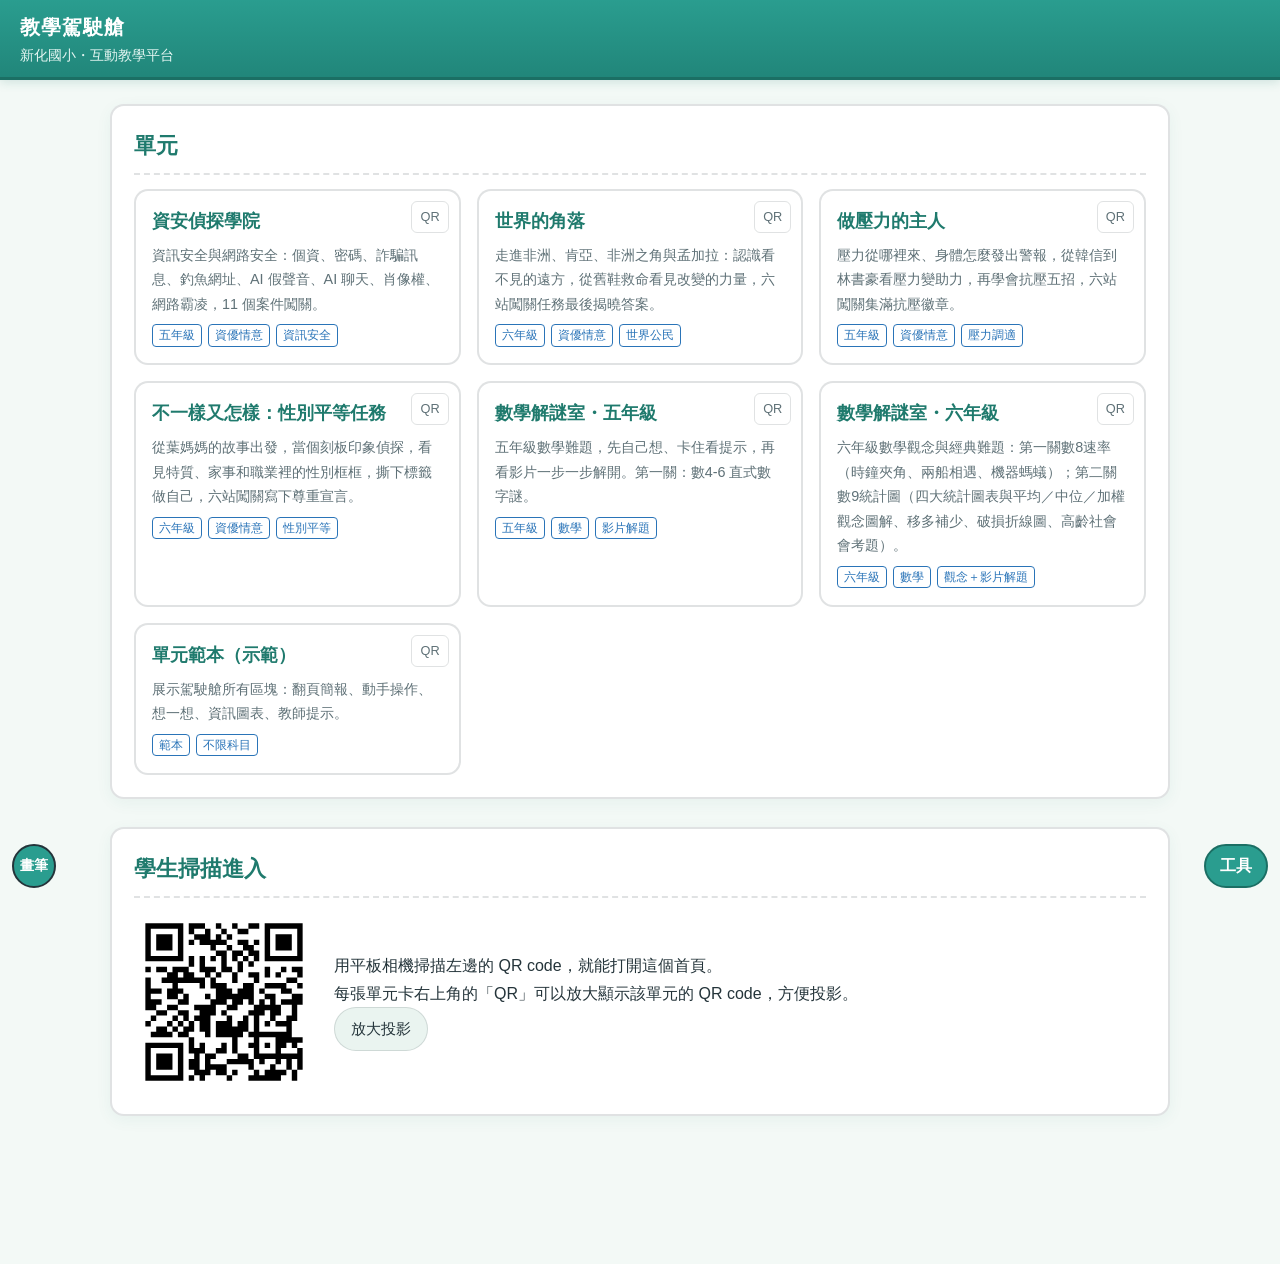
<file: index.html>
<!DOCTYPE html>
<html lang="zh-TW">
<head>
  <meta charset="UTF-8">
  <meta name="viewport" content="width=device-width, initial-scale=1.0">
  <title>教學駕駛艙</title>
  <link rel="stylesheet" href="assets/cockpit.css">
</head>
<body>
  <script src="assets/config.js"></script>
  <script src="assets/vendor/qrcode.js"></script>
  <script src="assets/cockpit.js"></script>
  <script>
    // 新增單元：在 units 陣列加一筆，href 指向 units/<資料夾>/index.html
    Cockpit.renderHome({
      title: '教學駕駛艙',
      subtitle: '新化國小・互動教學平台',
      units: [
        {
          title: '資安偵探學院',
          summary: '資訊安全與網路安全：個資、密碼、詐騙訊息、釣魚網址、AI 假聲音、AI 聊天、肖像權、網路霸凌，11 個案件闖關。',
          href: 'units/g5-cyber-safety/index.html',
          badges: ['五年級', '資優情意', '資訊安全']
        },
        {
          title: '世界的角落',
          summary: '走進非洲、肯亞、非洲之角與孟加拉：認識看不見的遠方，從舊鞋救命看見改變的力量，六站闖關任務最後揭曉答案。',
          href: 'units/g6-world-corners/index.html',
          badges: ['六年級', '資優情意', '世界公民']
        },
        {
          title: '做壓力的主人',
          summary: '壓力從哪裡來、身體怎麼發出警報，從韓信到林書豪看壓力變助力，再學會抗壓五招，六站闖關集滿抗壓徽章。',
          href: 'units/g5-stress-master/index.html',
          badges: ['五年級', '資優情意', '壓力調適']
        },
        {
          title: '不一樣又怎樣：性別平等任務',
          summary: '從葉媽媽的故事出發，當個刻板印象偵探，看見特質、家事和職業裡的性別框框，撕下標籤做自己，六站闖關寫下尊重宣言。',
          href: 'units/g6-gender-equality/index.html',
          badges: ['六年級', '資優情意', '性別平等']
        },
        {
          title: '數學解謎室・五年級',
          summary: '五年級數學難題，先自己想、卡住看提示，再看影片一步一步解開。第一關：數4-6 直式數字謎。',
          href: 'units/g5-math-puzzles/index.html',
          badges: ['五年級', '數學', '影片解題']
        },
        {
          title: '數學解謎室・六年級',
          summary: '六年級數學觀念與經典難題：第一關數8速率（時鐘夾角、兩船相遇、機器螞蟻）；第二關數9統計圖（四大統計圖表與平均／中位／加權觀念圖解、移多補少、破損折線圖、高齡社會會考題）。',
          href: 'units/g6-math-puzzles/index.html',
          badges: ['六年級', '數學', '觀念＋影片解題']
        },
        {
          title: '單元範本（示範）',
          summary: '展示駕駛艙所有區塊：翻頁簡報、動手操作、想一想、資訊圖表、教師提示。',
          href: 'templates/unit/index.html',
          badges: ['範本', '不限科目']
        }
      ]
    });
  </script>
</body>
</html>
</file>
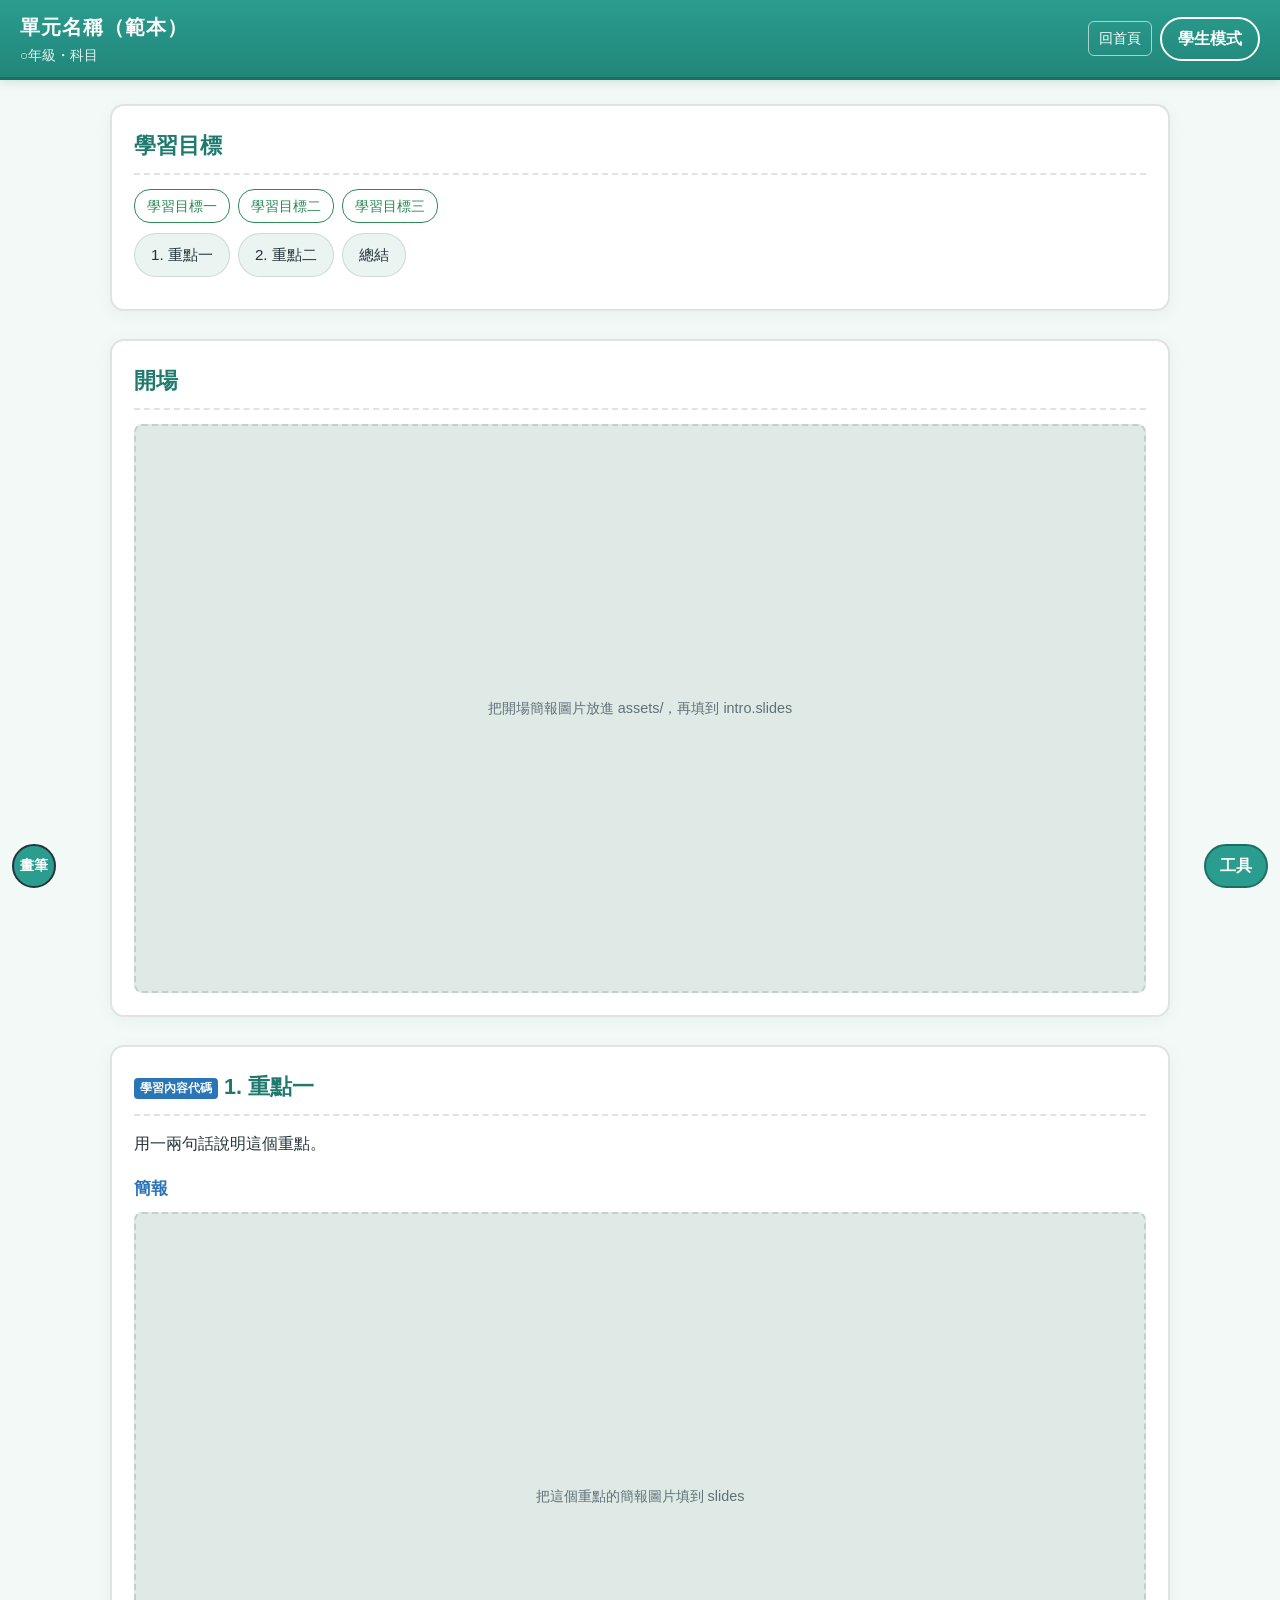
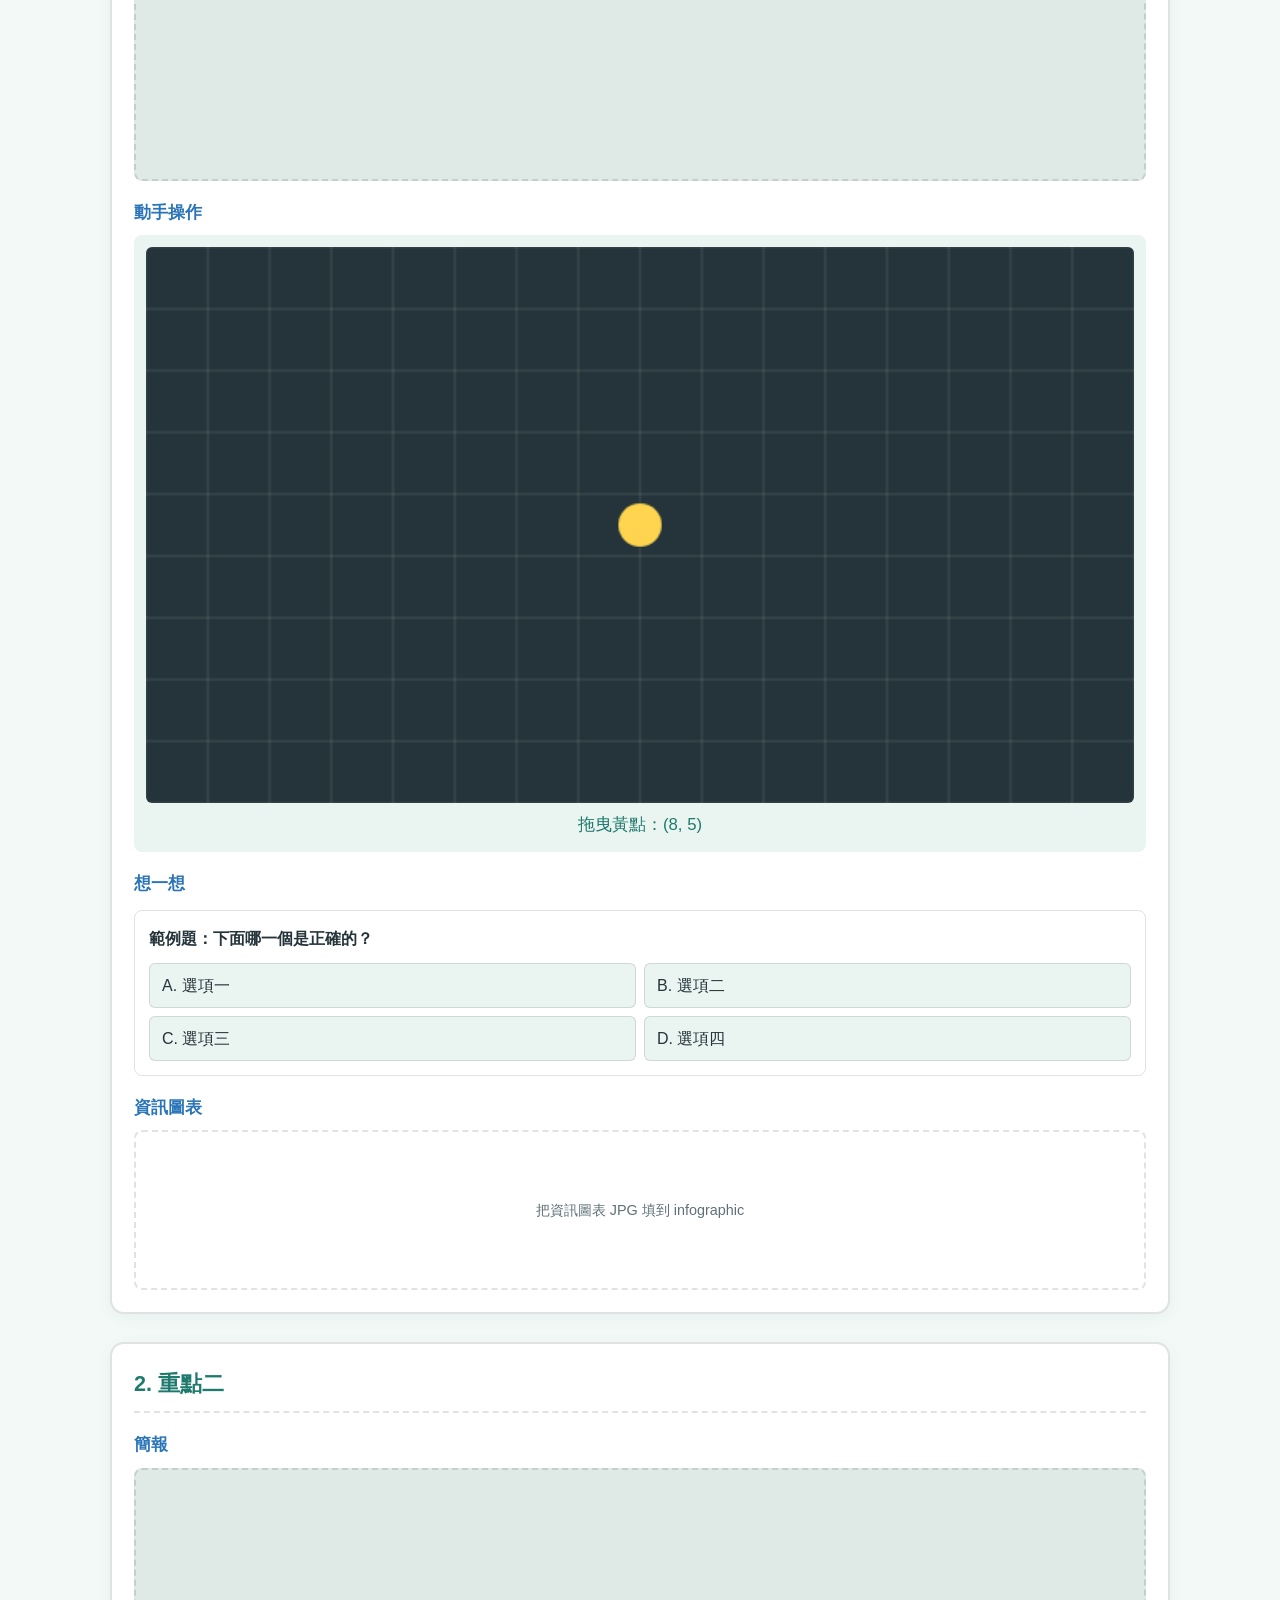
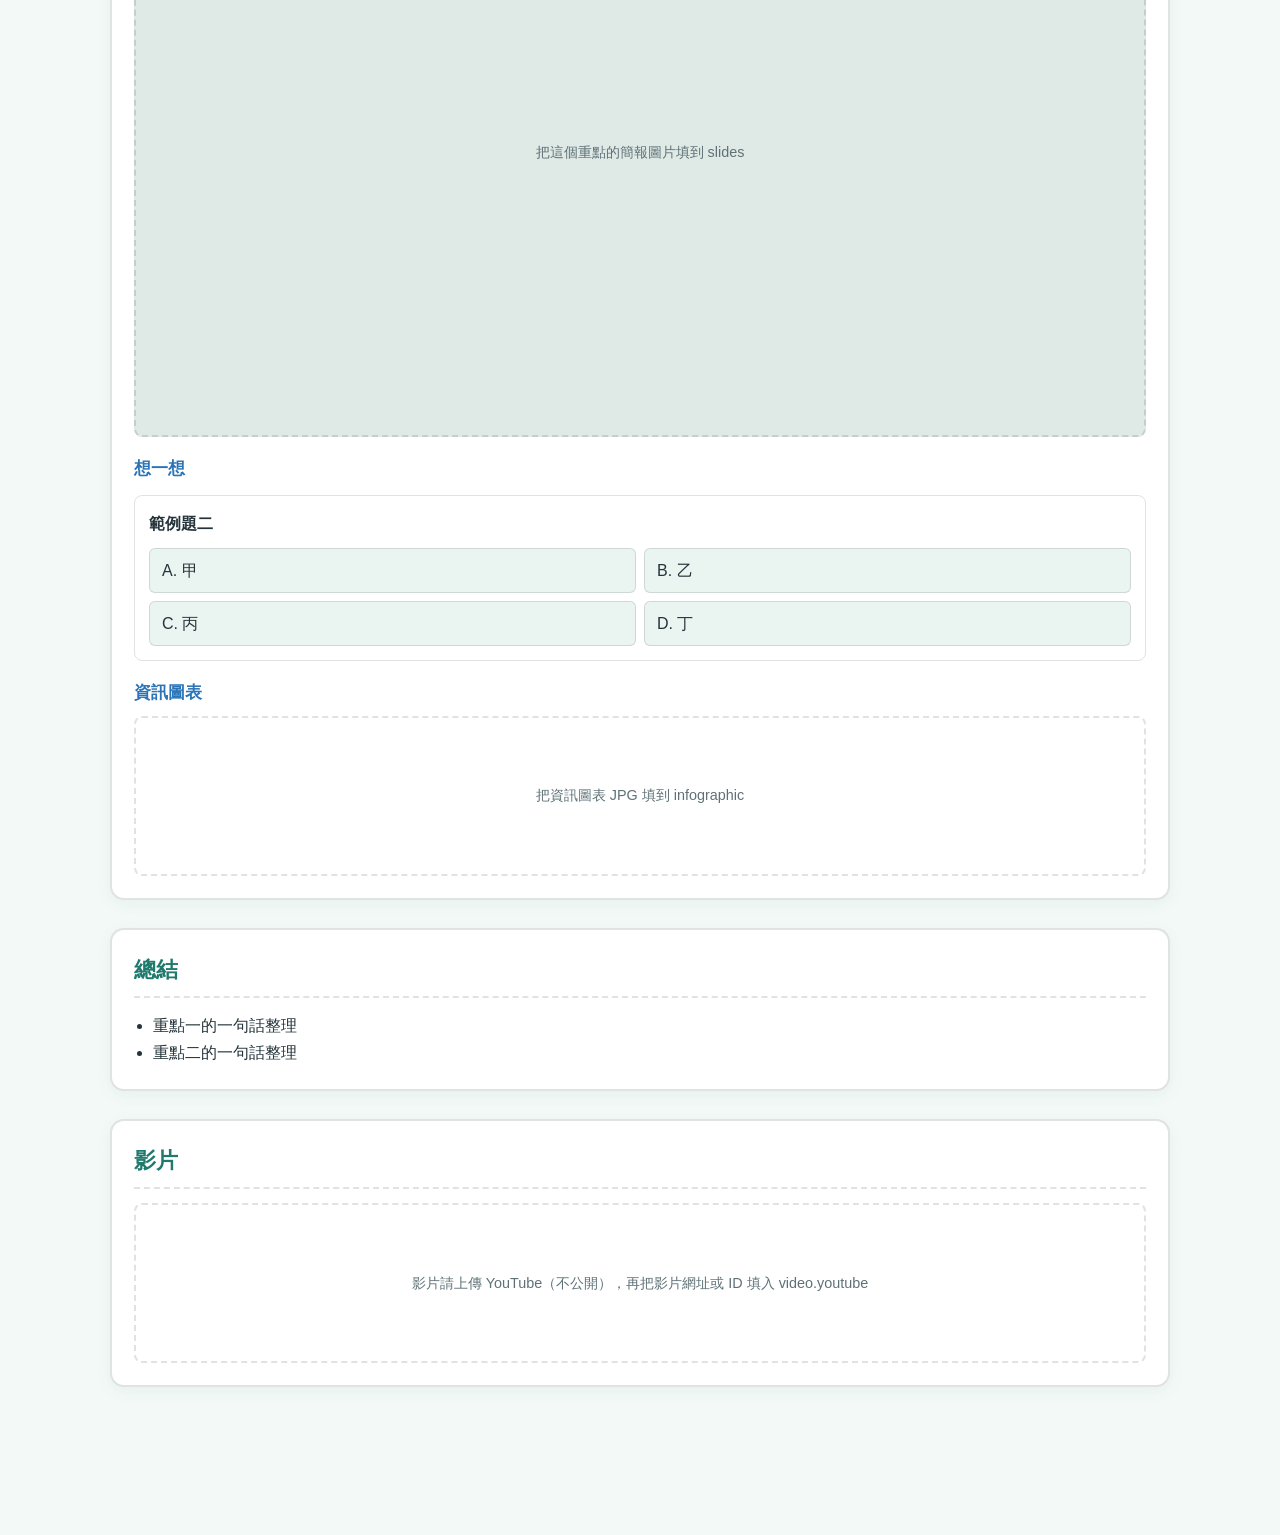
<file: templates/unit/index.html>
<!DOCTYPE html>
<html lang="zh-TW">
<head>
  <meta charset="UTF-8">
  <meta name="viewport" content="width=device-width, initial-scale=1.0">
  <title>單元範本｜教學駕駛艙</title>
  <link rel="stylesheet" href="../../assets/cockpit.css">
</head>
<body>
  <script src="../../assets/config.js"></script>
  <script src="../../assets/vendor/qrcode.js"></script>
  <script src="../../assets/cockpit.js"></script>
  <script>
    /*
     * 做新單元：把整個 templates/unit 資料夾複製到 units/<英文資料夾名>/，
     * 圖片放進該資料夾的 assets/（1920×1080 JPG），再改下面的 UNIT 內容即可。
     * 影片上傳 YouTube（不公開），只填影片 ID；影片、PDF、原始 PNG 不放進 repo。
     */
    Cockpit.renderUnit({
      title: '單元名稱（範本）',
      grade: '○年級',
      subject: '科目',

      objectives: ['學習目標一', '學習目標二', '學習目標三'],

      intro: {
        title: '開場',
        slides: []   // 例：['assets/slide_01.jpg', 'assets/slide_02.jpg']
      },

      sections: [
        {
          title: '重點一',
          standard: '學習內容代碼',
          text: '用一兩句話說明這個重點。',
          slides: [],
          interactive: 'drag-demo',   // 內建示範；也可以直接寫一個 function (canvas, out) {...}
          quizzes: [
            {
              q: '範例題：下面哪一個是正確的？',
              options: ['選項一', '選項二', '選項三', '選項四'],
              answer: 1,                 // 正確選項的位置，從 0 開始（1 代表 B）
              feedback: '在這裡寫解題說明。'
            }
          ],
          infographic: '',             // 例：'assets/01_重點一.jpg'
          teacherTips: ['教學提示會在教師模式才出現。', '提示裡不要放機密內容。']
        },
        {
          title: '重點二',
          slides: [],
          quizzes: [
            { q: '範例題二', options: ['甲', '乙', '丙', '丁'], answer: 0, feedback: '說明。' }
          ],
          infographic: ''
        }
      ],

      summary: ['重點一的一句話整理', '重點二的一句話整理'],

      video: { youtube: '' },        // 填 YouTube 影片 ID，例如 'dQw4w9WgXcQ'

      teacher: {
        mistakes: ['學生常見錯誤一', '學生常見錯誤二'],
        links: [{ label: 'NotebookLM 筆記本', url: 'https://notebooklm.google.com/' }]
      }
    });
  </script>
</body>
</html>
</file>
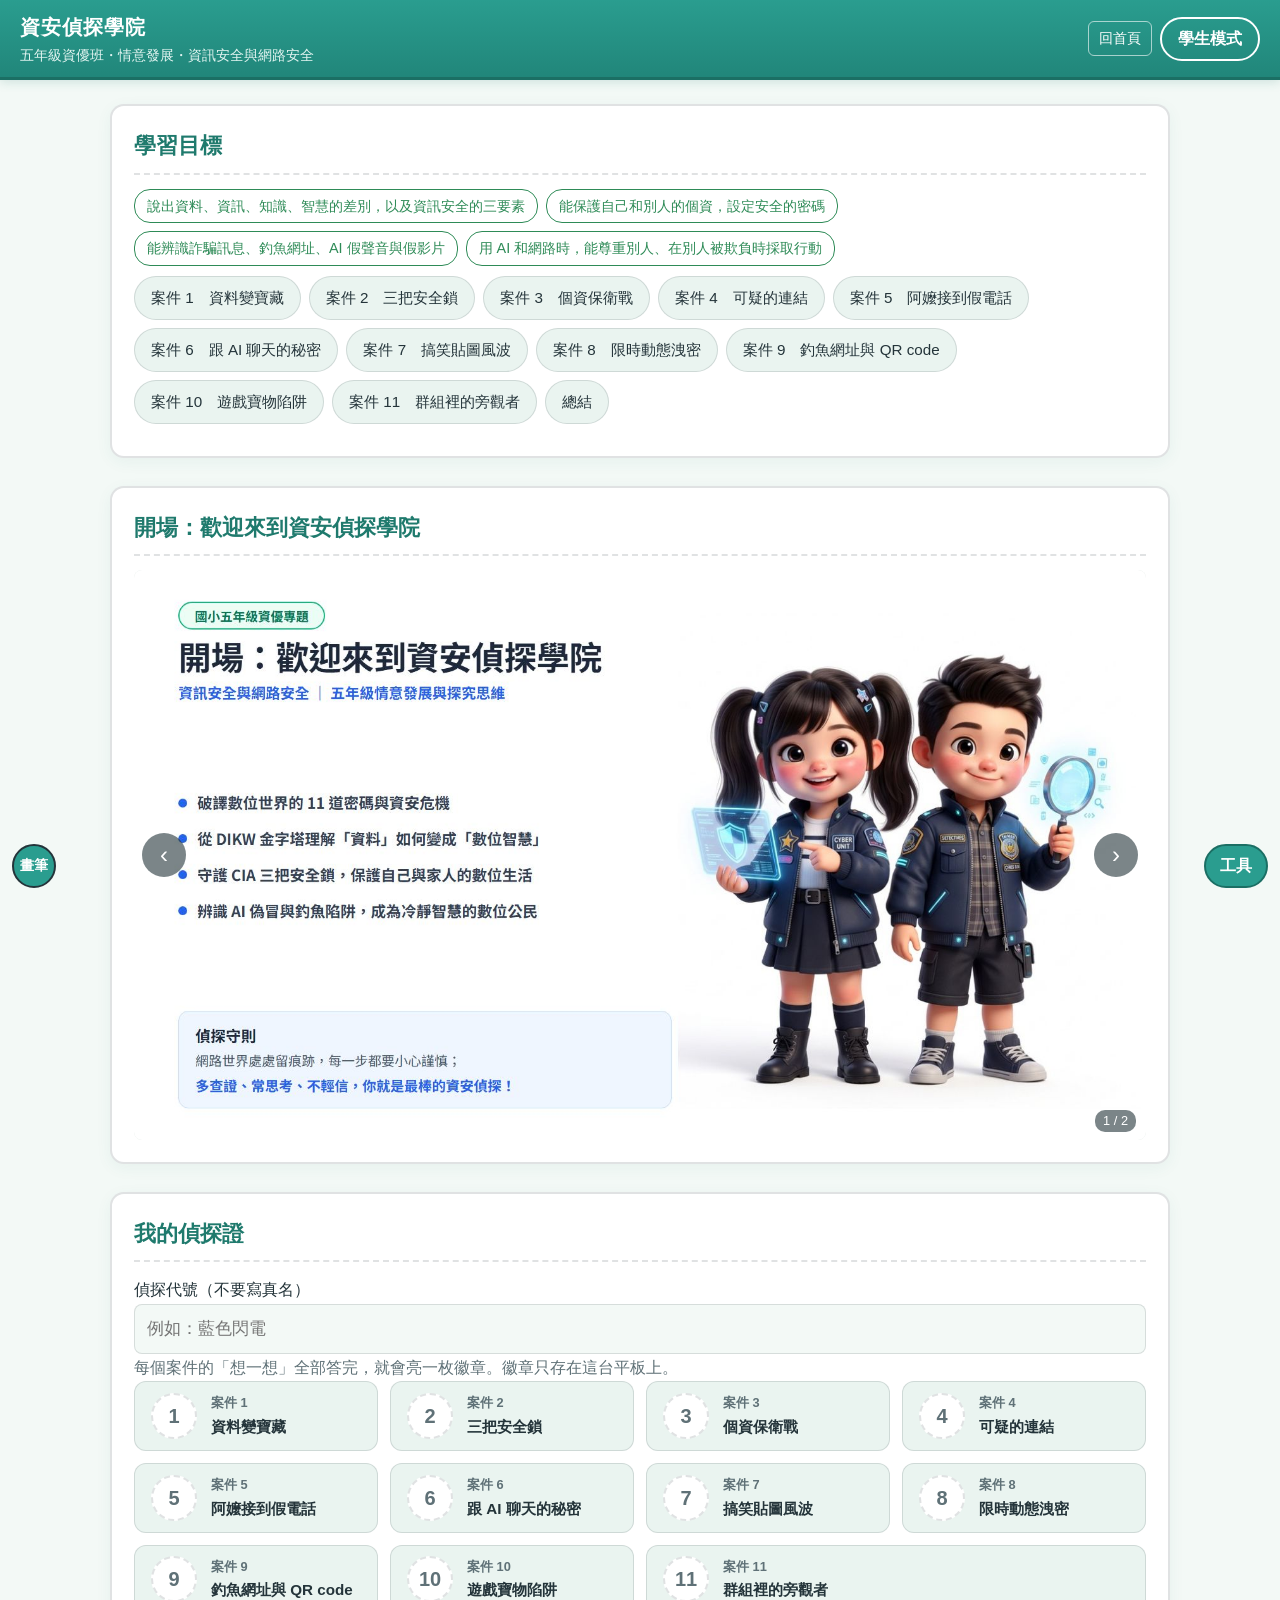
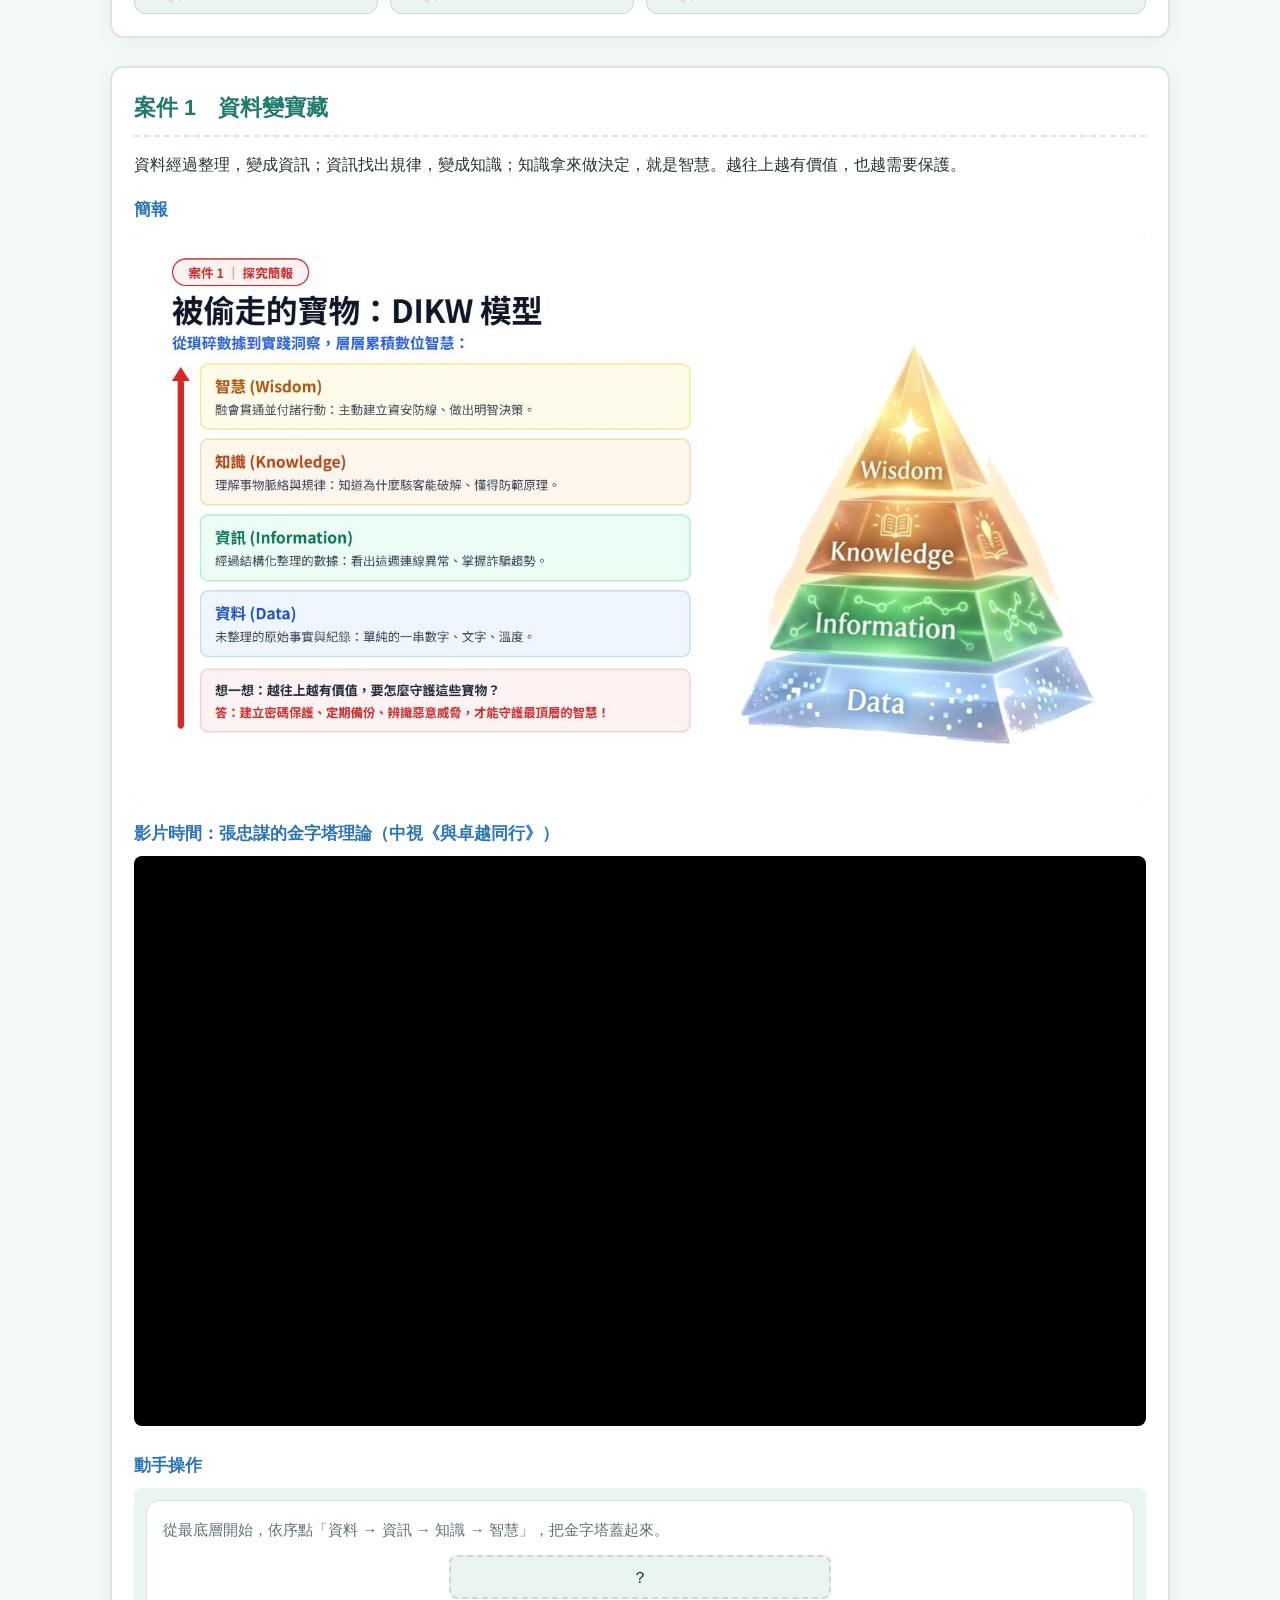
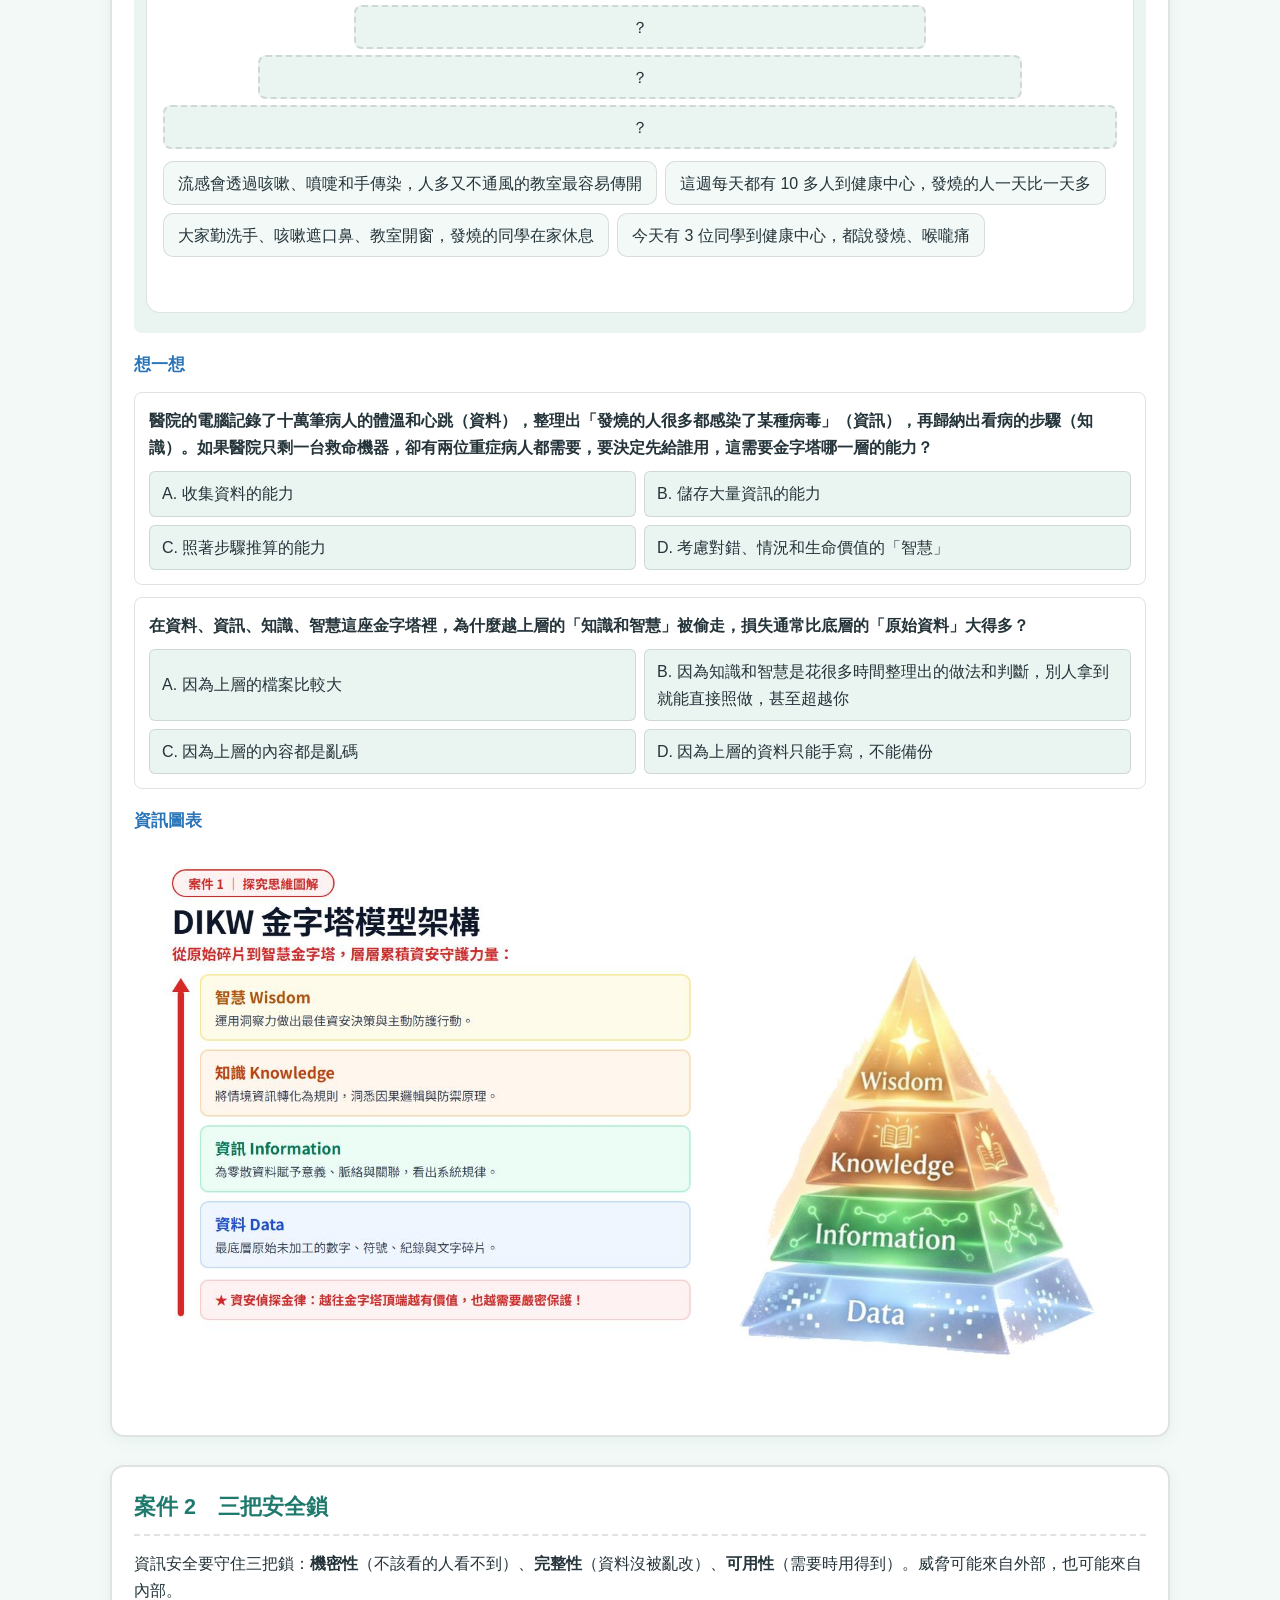
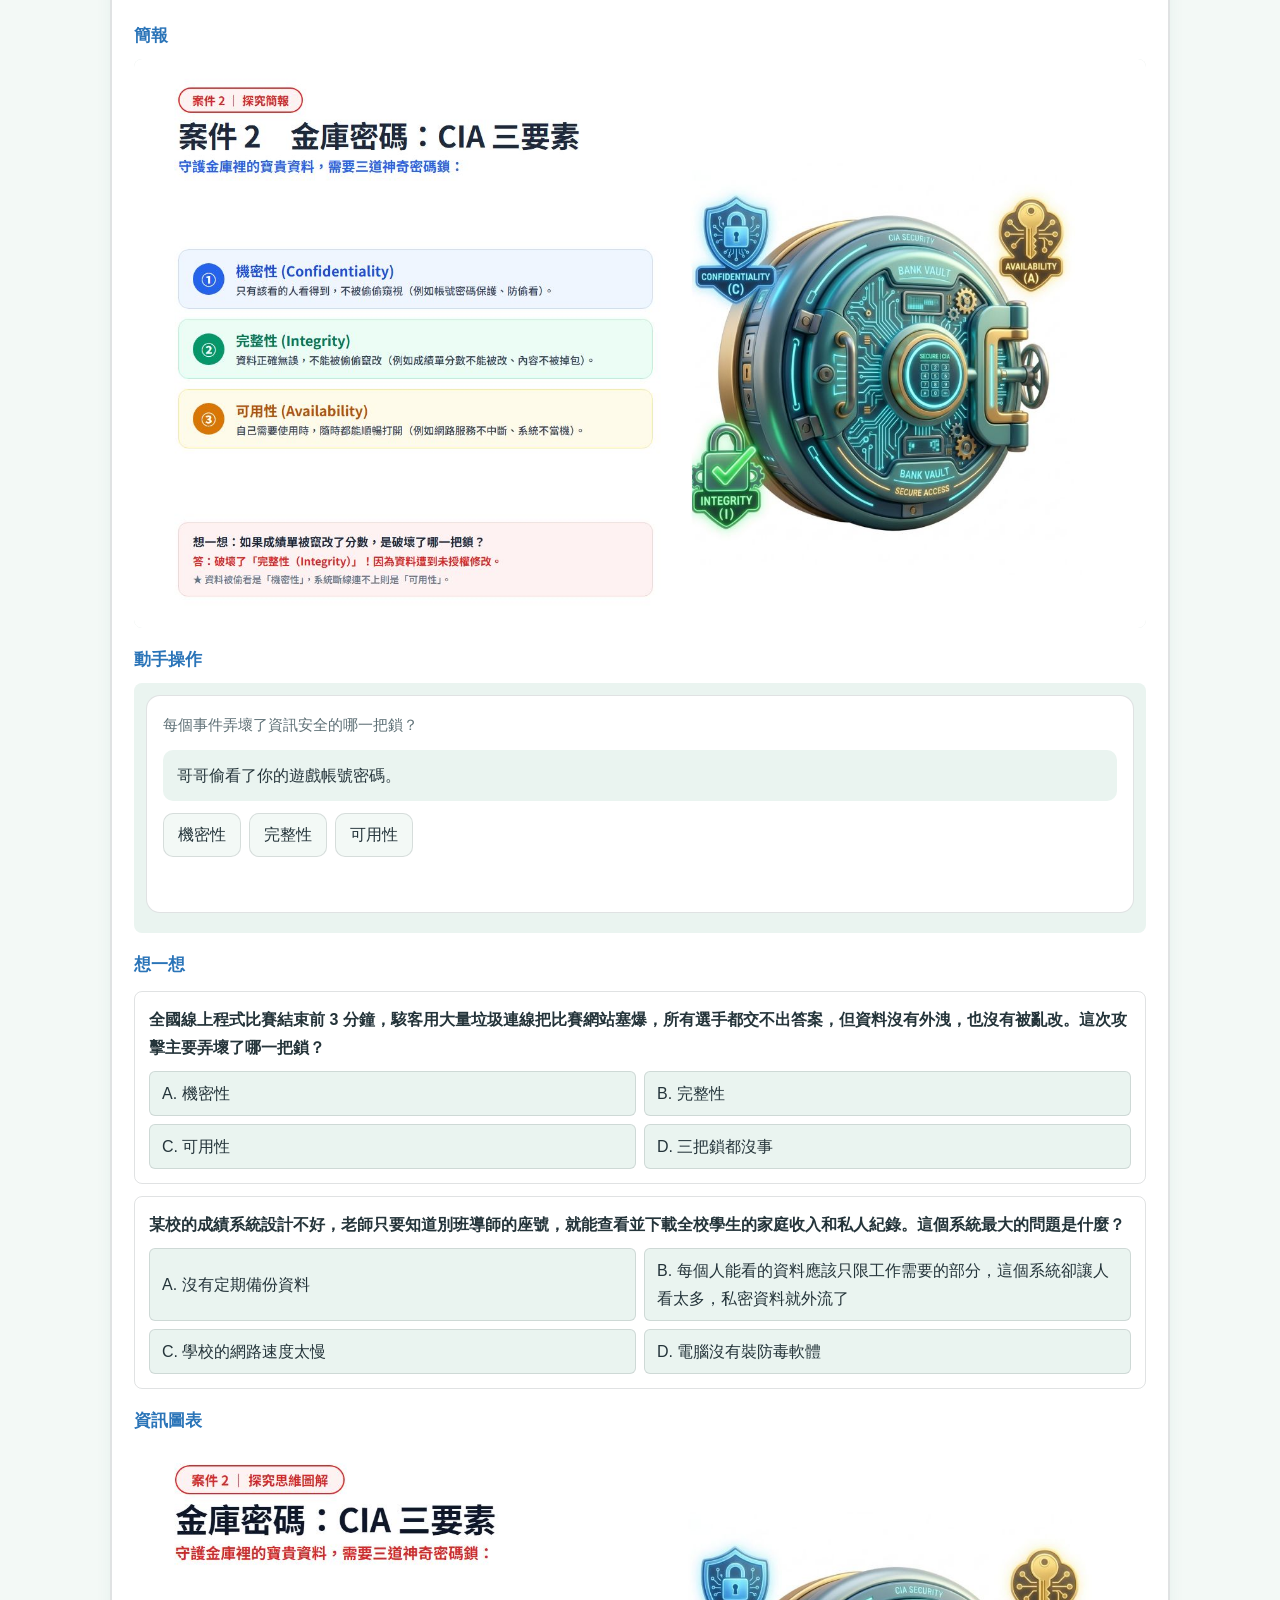
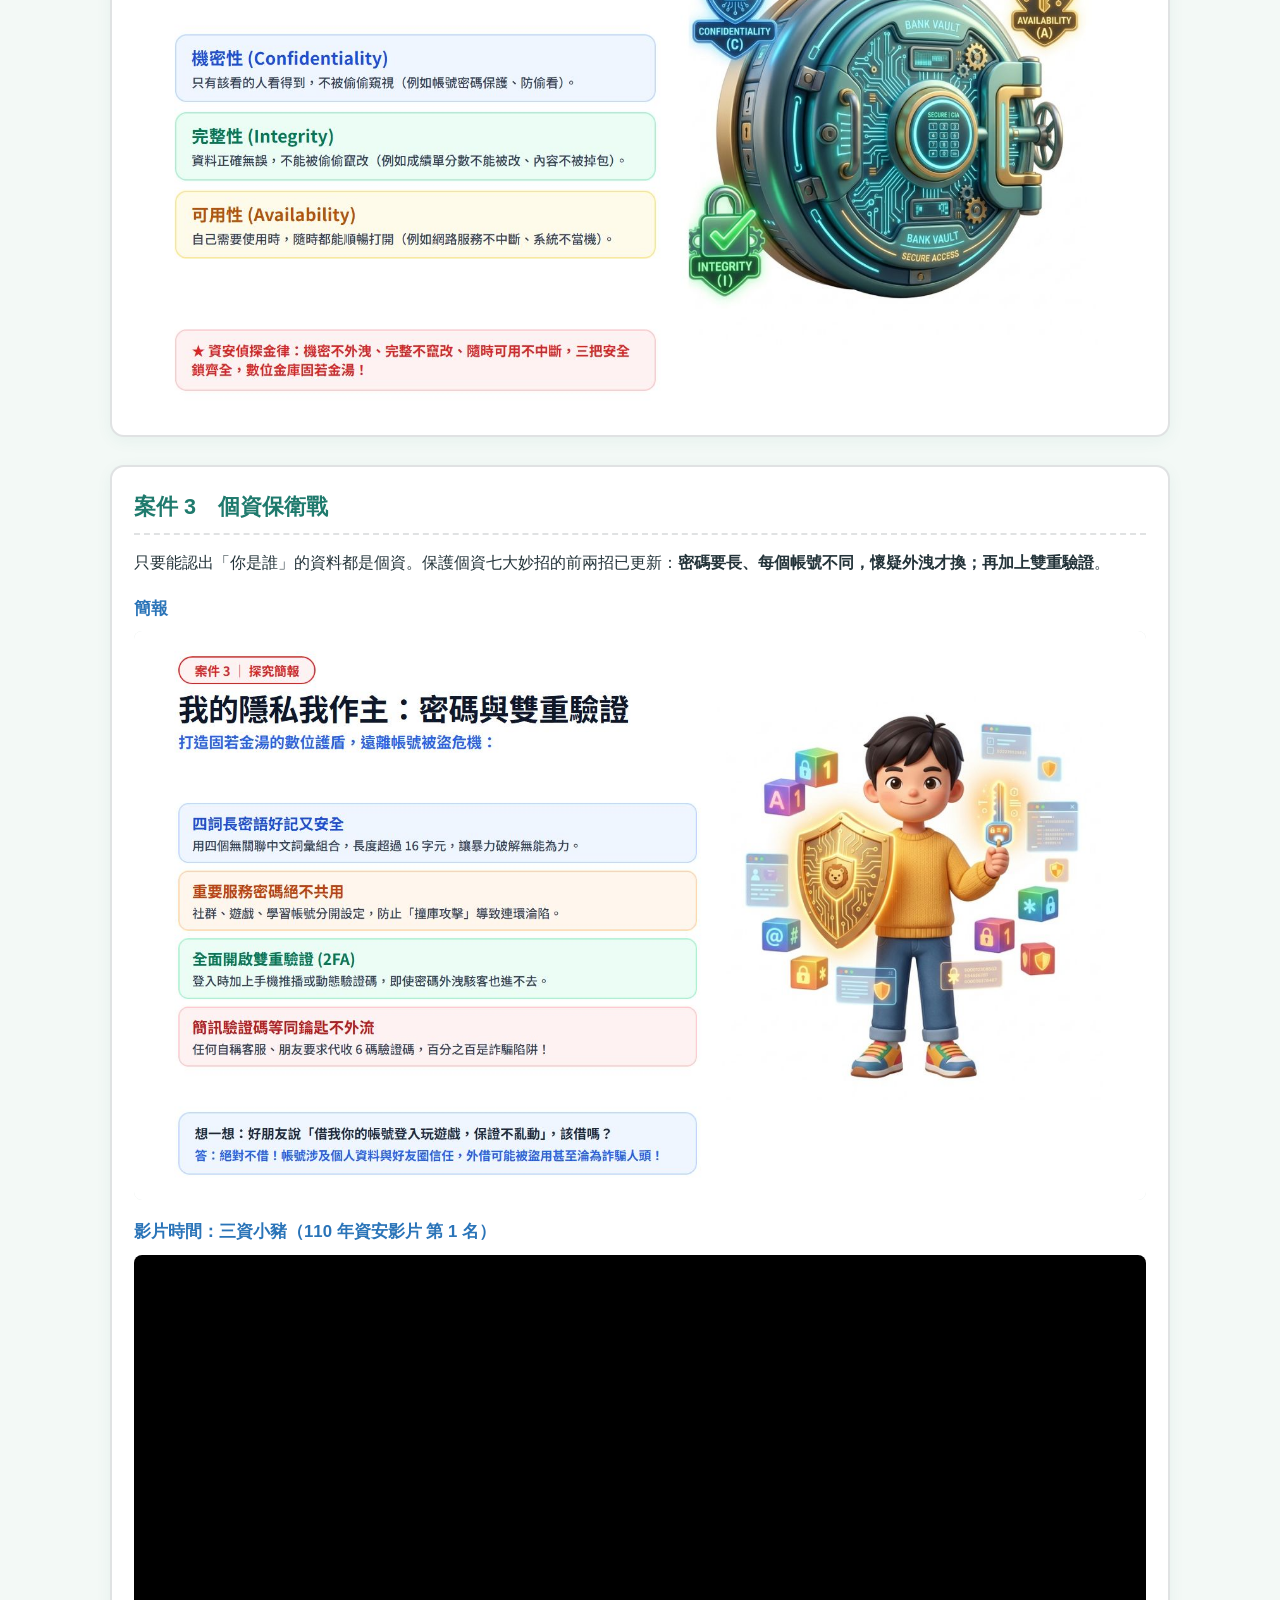
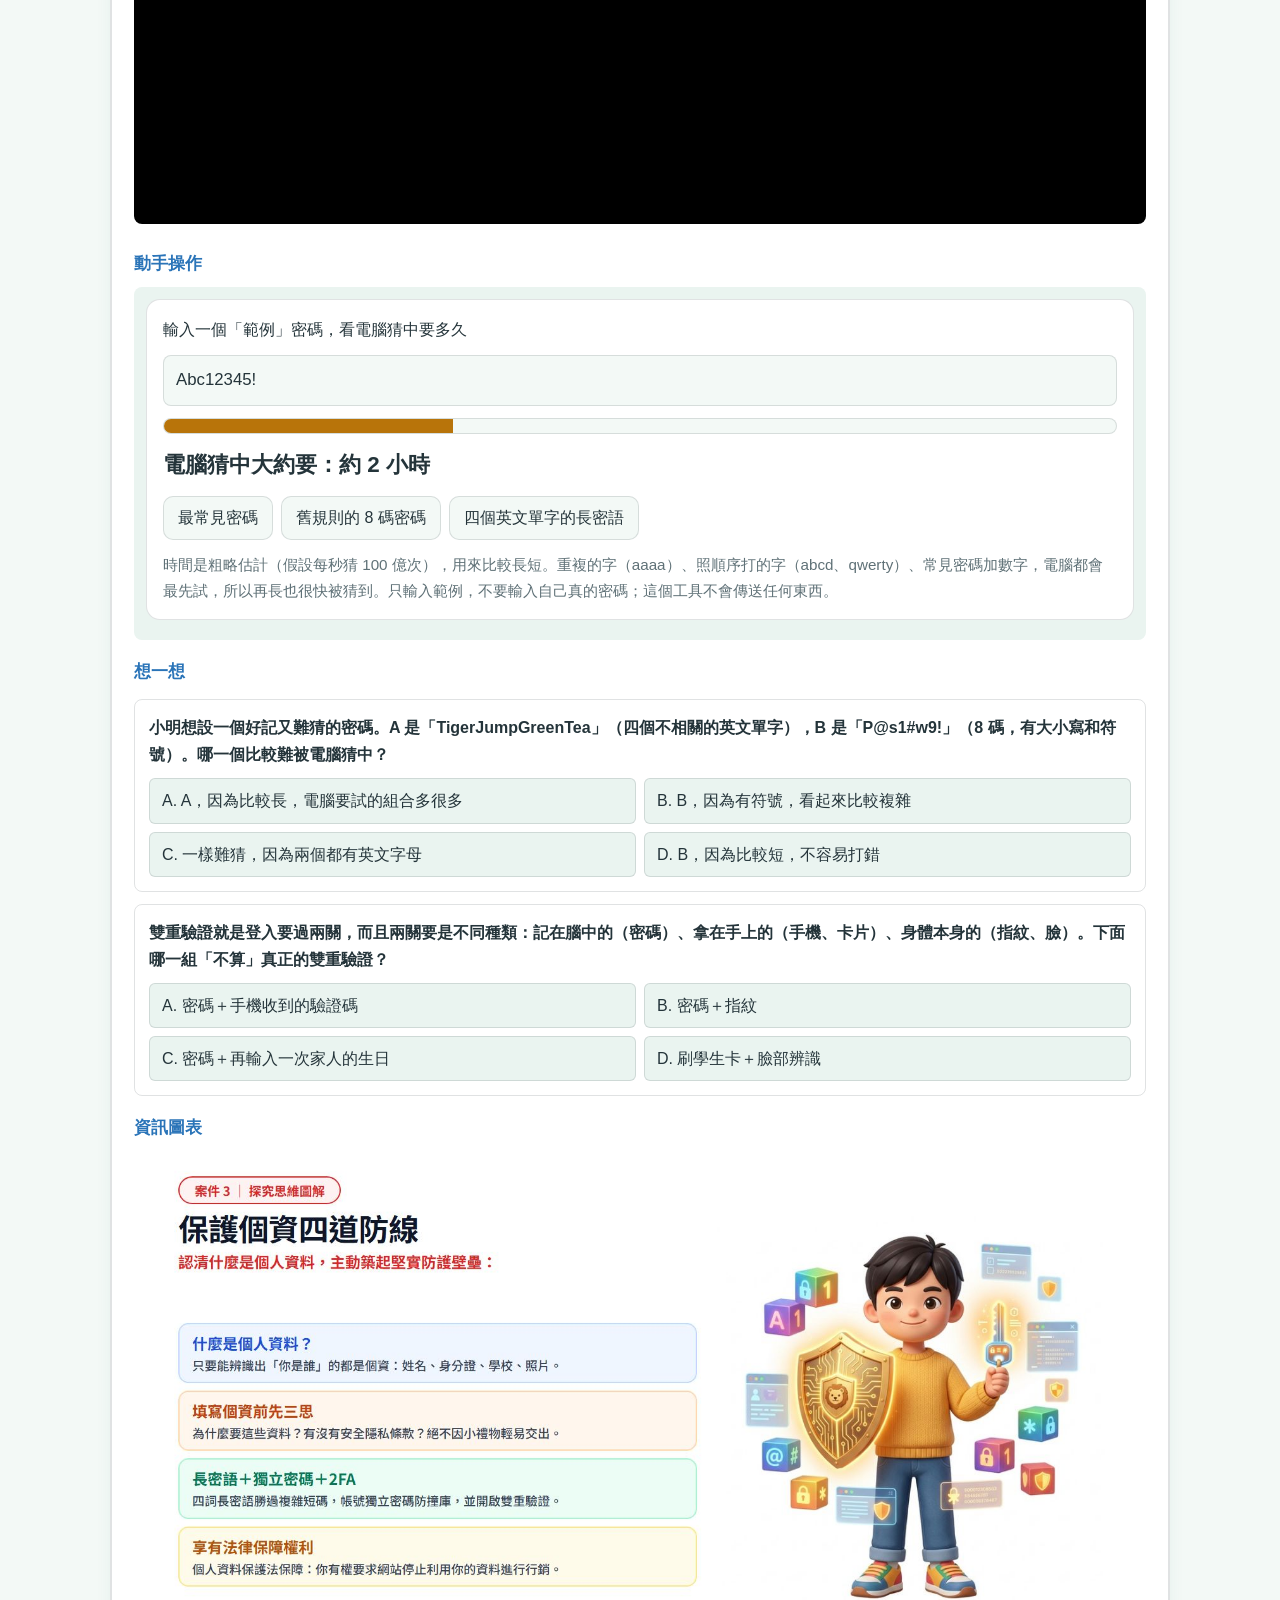
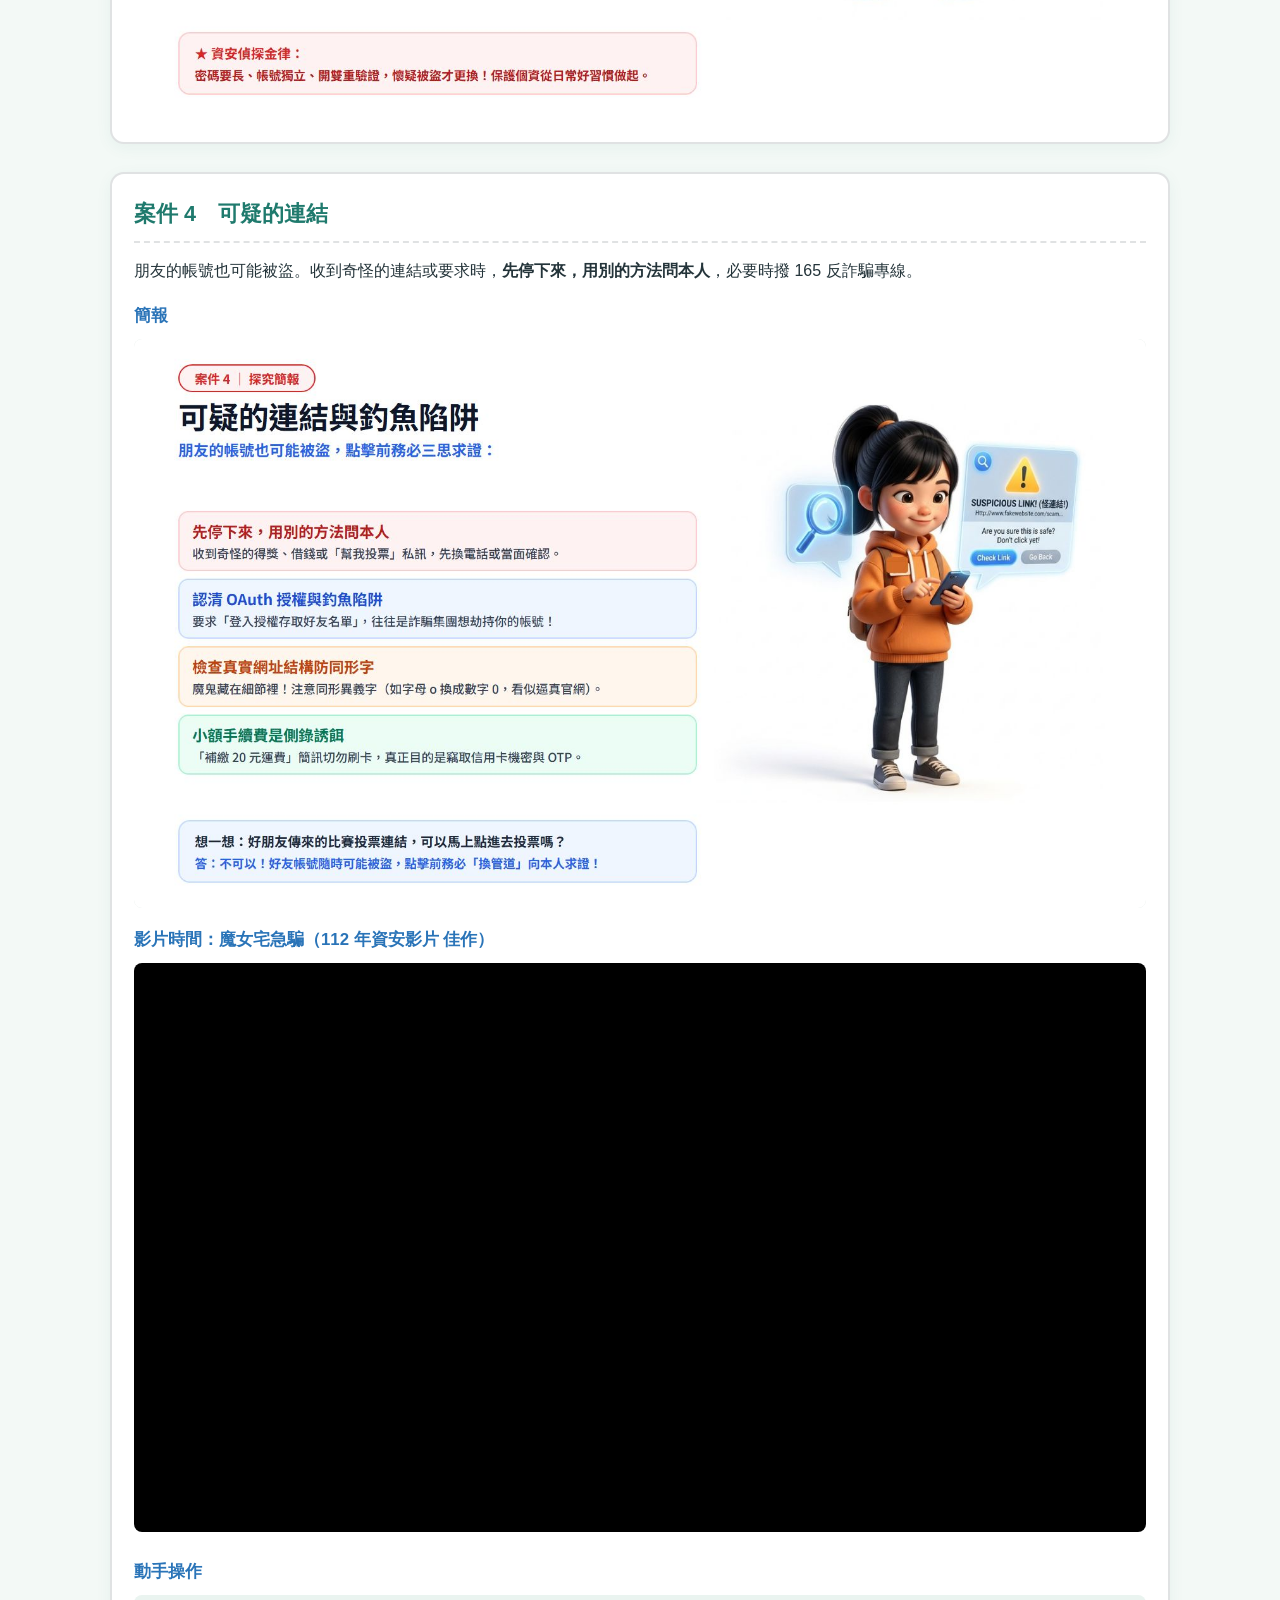
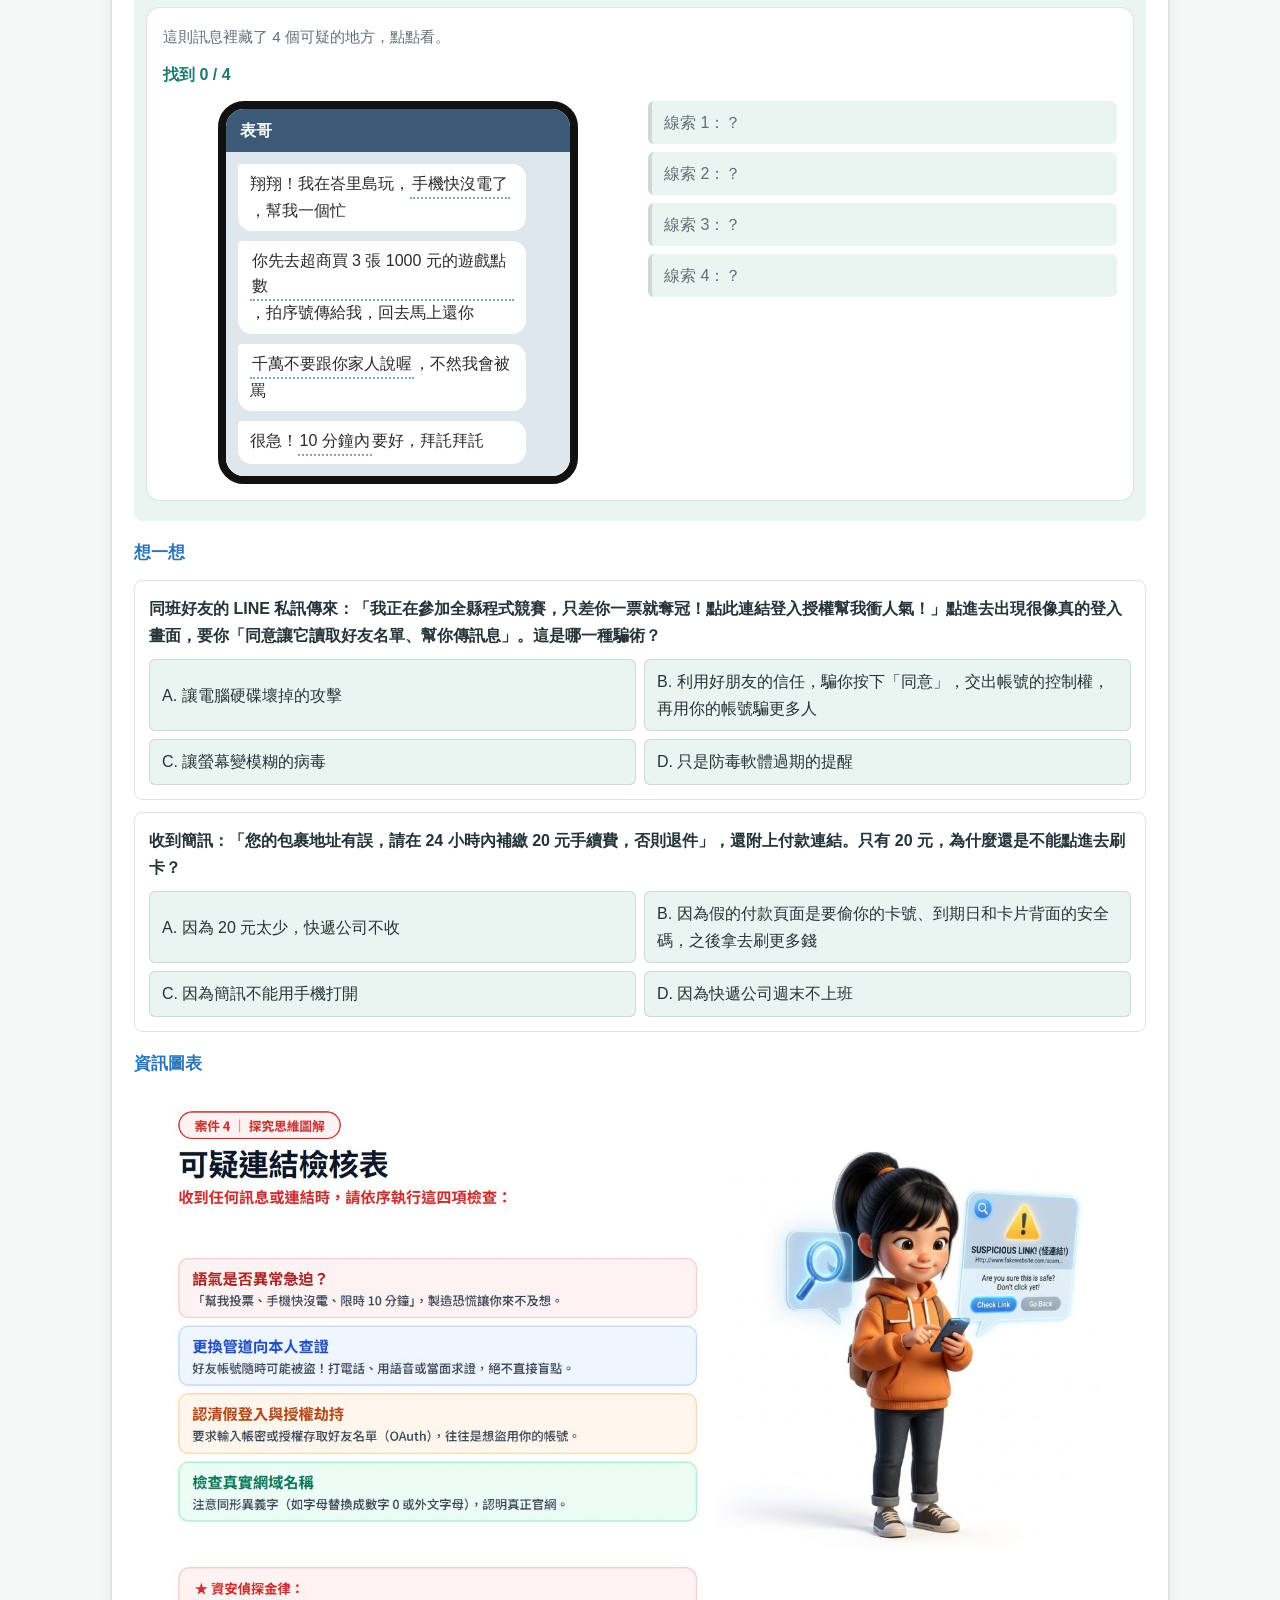
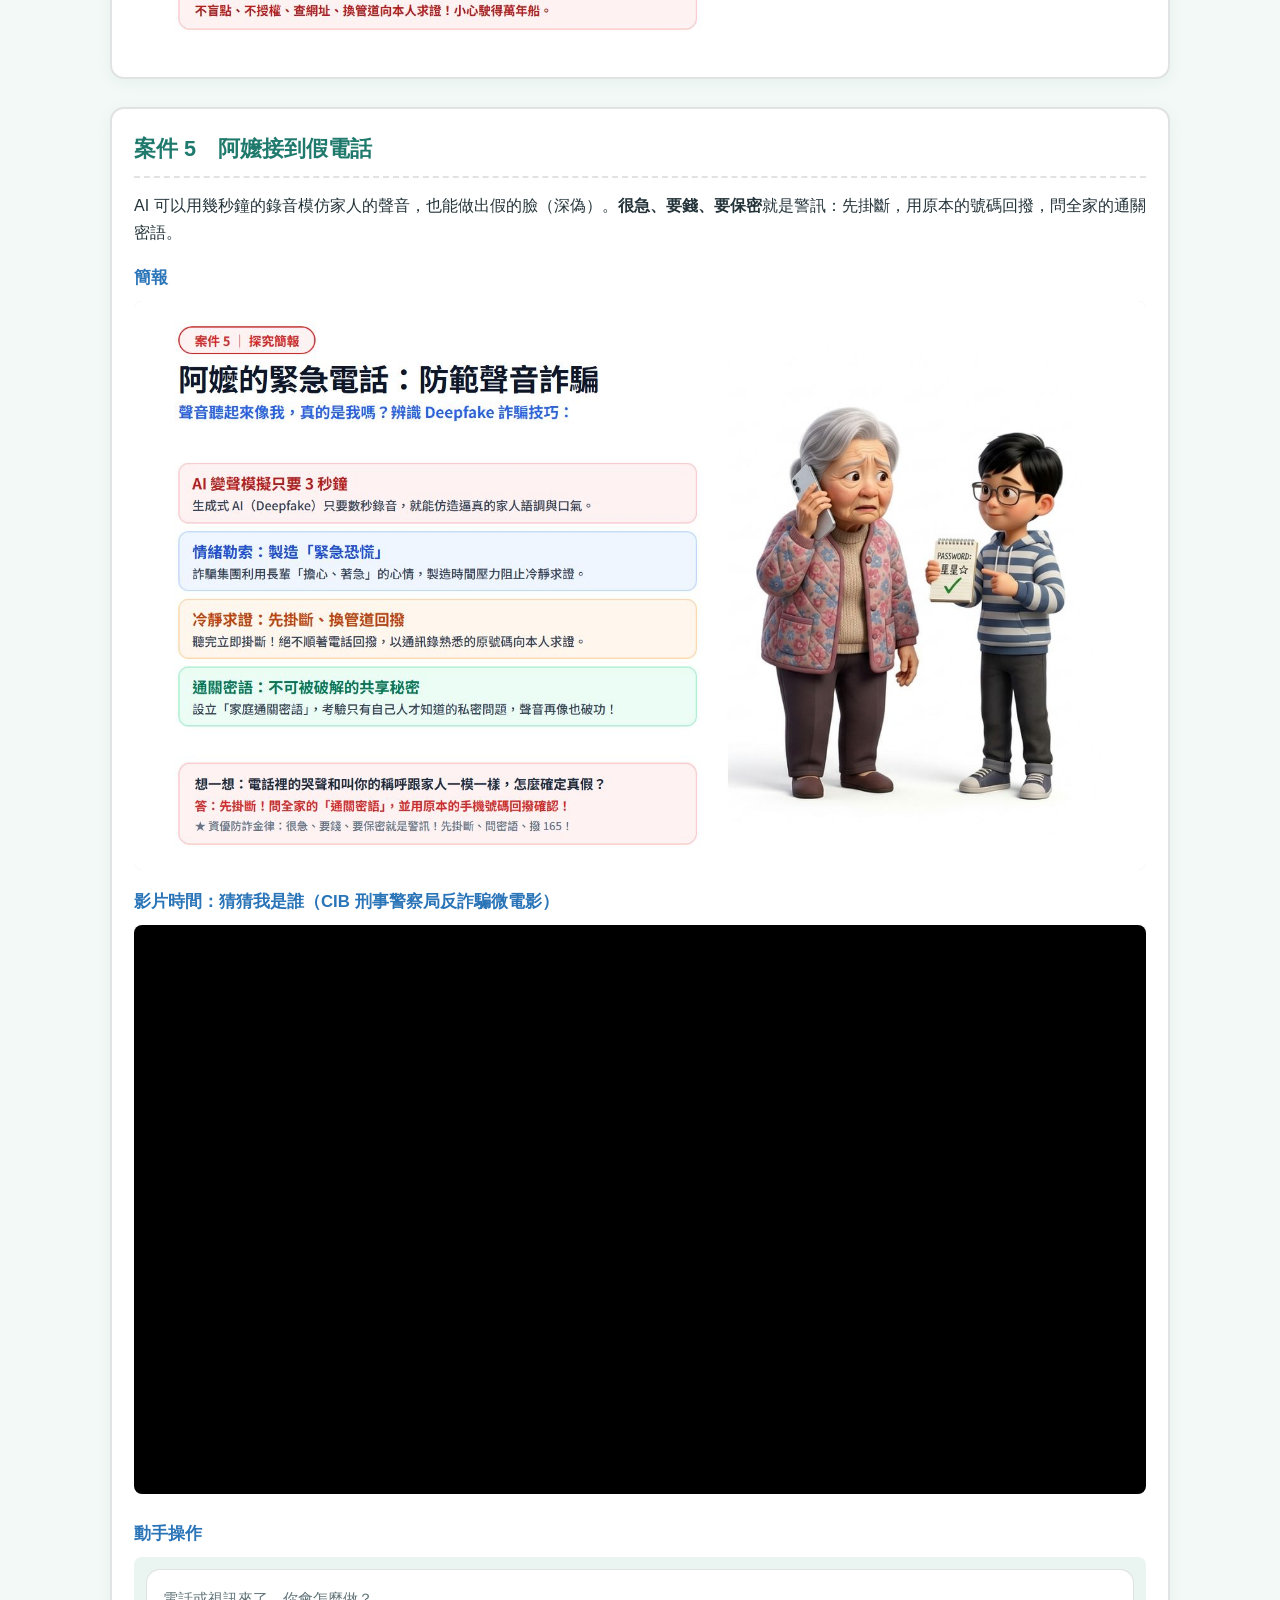
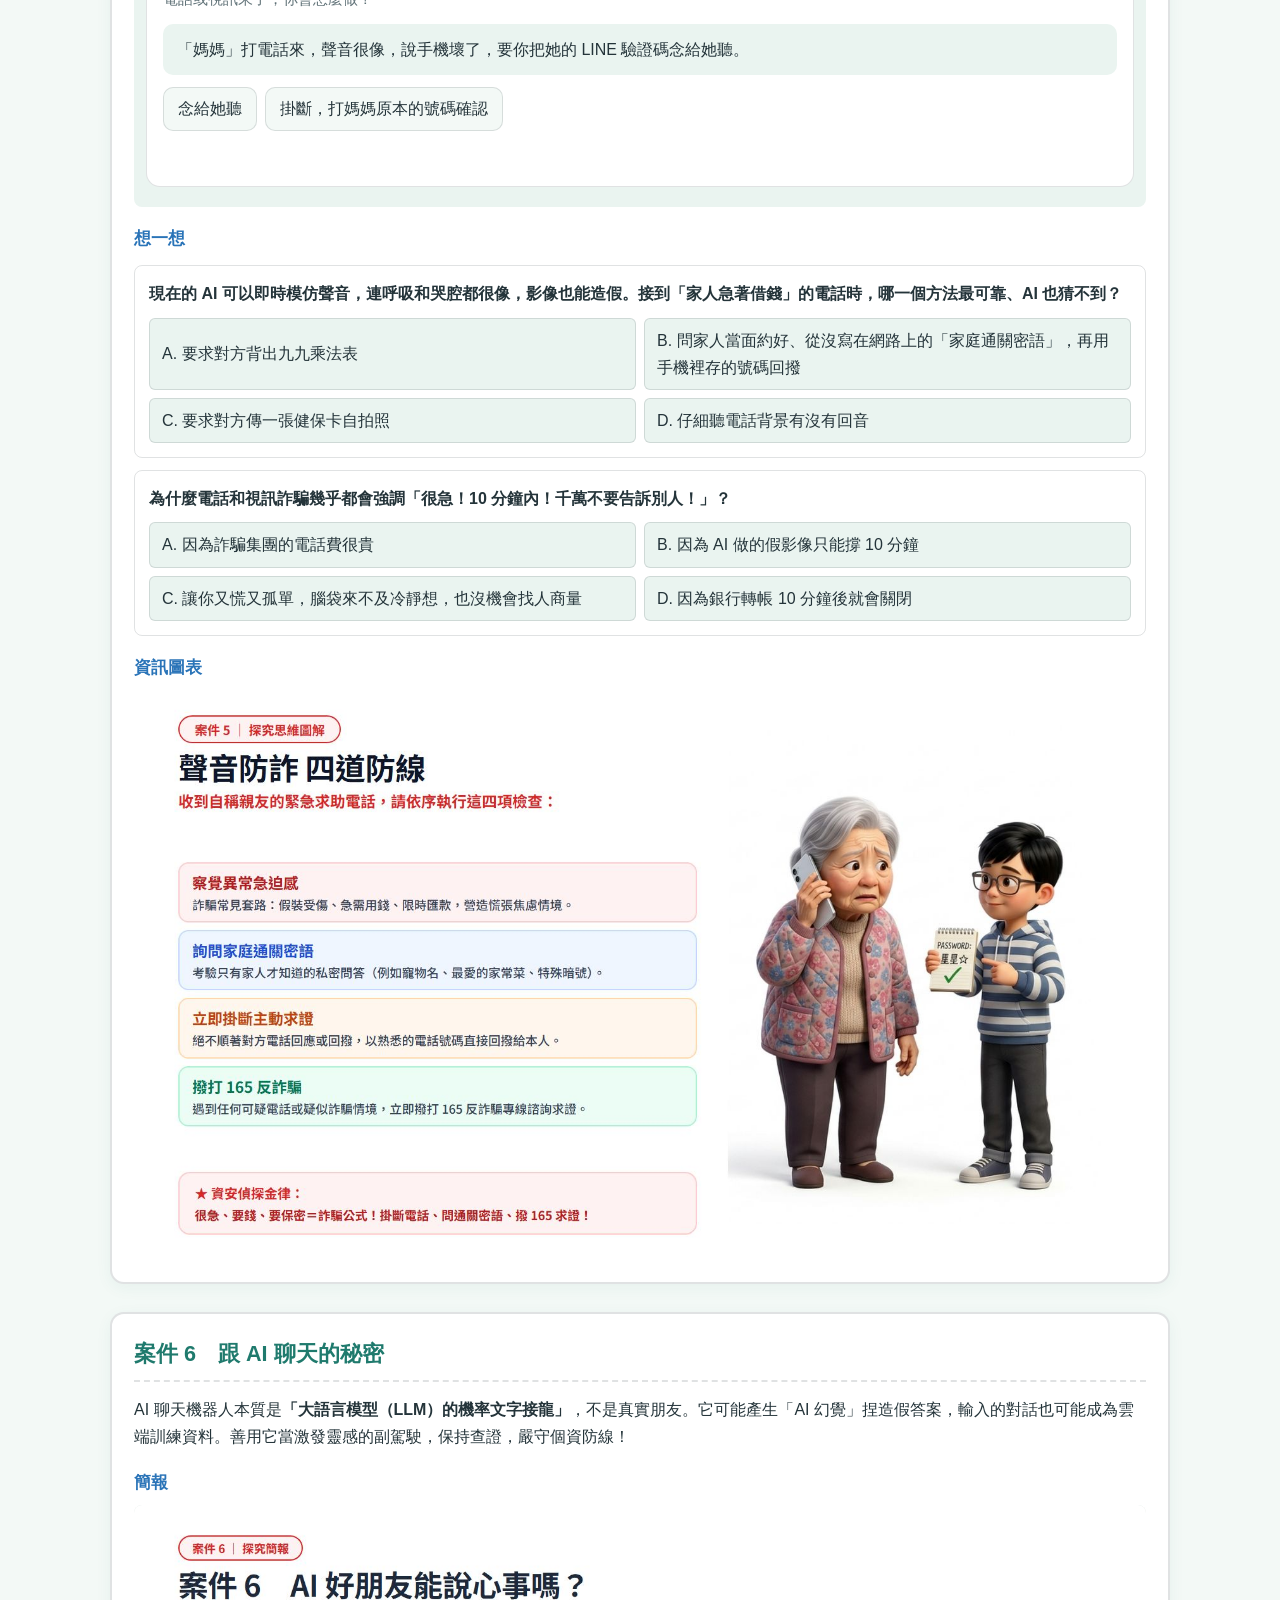
<file: units/g5-cyber-safety/index.html>
<!DOCTYPE html>
<html lang="zh-TW">
<head>
  <meta charset="UTF-8">
  <meta http-equiv="Cache-Control" content="no-cache, no-store, must-revalidate">
  <meta http-equiv="Pragma" content="no-cache">
  <meta http-equiv="Expires" content="0">
  <meta name="viewport" content="width=device-width, initial-scale=1.0">
  <title>資安偵探學院｜教學駕駛艙</title>
  <link rel="stylesheet" href="../../assets/cockpit.css?v=20261023b">
  <style>
    /* 本單元專用：遊戲與徽章的樣式（只影響這一頁） */
    .game { display: grid; gap: 12px; padding: 16px; background: var(--board-2); border-radius: var(--radius); border: 1px solid var(--line); }
    .game .row { display: flex; flex-wrap: wrap; gap: 8px; align-items: center; }
    .game .hint { color: var(--chalk-dim); font-size: .95rem; }
    .g-btn { min-height: var(--touch); padding: 6px 14px; border-radius: 10px; border: 1.5px solid var(--line); background: var(--board); color: var(--chalk); text-align: left; }
    .g-btn:hover { border-color: var(--title); }
    .g-btn.ok { border-color: var(--green); color: var(--green); }
    .g-btn.bad { border-color: var(--pink); color: var(--pink); }
    .g-btn:disabled { opacity: .55; cursor: default; }
    .g-out { min-height: 1.7em; }
    .g-score { font-weight: 700; color: var(--title); }
    .g-card { background: var(--board-3); border-radius: 10px; padding: 12px 14px; }
    .g-two { display: grid; grid-template-columns: minmax(0, 1fr) minmax(0, 1fr); gap: 16px; align-items: start; }
    @media (max-width: 680px) { .g-two { grid-template-columns: 1fr; } }
    .clue { background: var(--board-3); border-left: 4px solid var(--line); border-radius: 6px; padding: 8px 12px; color: var(--chalk-dim); }
    .clue.on { border-left-color: var(--pink); color: var(--chalk); }
    /* 假手機 */
    .phone { background: #fbf7ec; color: #2b2b2b; border-radius: 26px; border: 8px solid #111; max-width: 360px; width: 100%; margin: 0 auto; overflow: hidden; }
    .phone .bar { background: #3c5a78; color: #fff; padding: 8px 14px; font-weight: 700; }
    .phone .chat { padding: 12px; display: grid; gap: 10px; background: #dfe7ee; }
    .phone .msg { background: #fff; border-radius: 4px 14px 14px 14px; padding: 8px 12px; max-width: 90%; line-height: 1.55; }
    .phone .msg.me { justify-self: end; background: #c8e6a0; border-radius: 14px 4px 14px 14px; }
    .hot { background: none; border: none; padding: 0 2px; font: inherit; color: inherit; border-bottom: 2px dotted #8aa; text-align: left; }
    .hot.found { background: #ffe082; border-bottom-color: #d0342c; }
    /* Instagram 限動遊戲 */
    .insta-story { position: relative; max-width: 340px; width: 100%; margin: 0 auto; border-radius: 24px; overflow: hidden; box-shadow: 0 10px 30px rgba(0,0,0,.35); border: 4px solid #1a242f; background: #111; user-select: none; }
    .story-img { width: 100%; display: block; aspect-ratio: 3/4; object-fit: cover; }
    .story-bars { position: absolute; top: 10px; left: 10px; right: 10px; display: flex; gap: 4px; z-index: 10; }
    .bar-seg { height: 3px; flex: 1; background: rgba(255,255,255,0.4); border-radius: 2px; }
    .bar-seg.active { background: #fff; }
    .story-header { position: absolute; top: 20px; left: 12px; right: 12px; display: flex; align-items: center; justify-content: space-between; z-index: 10; }
    .story-user { display: flex; align-items: center; gap: 8px; }
    .story-avatar { width: 30px; height: 30px; border-radius: 50%; background: #ffd166; display: grid; place-items: center; font-size: 16px; border: 2px solid #fff; }
    .story-name { font-weight: 700; color: #fff; font-size: 0.92rem; text-shadow: 0 1px 4px rgba(0,0,0,0.85); }
    .story-time { color: rgba(255,255,255,0.85); font-size: 0.78rem; text-shadow: 0 1px 4px rgba(0,0,0,0.85); }
    .story-caption { position: absolute; bottom: 14px; left: 0; right: 0; text-align: center; color: #fff; font-weight: 700; font-size: 1.15rem; text-shadow: 0 2px 6px rgba(0,0,0,0.9), 0 0 12px rgba(0,0,0,0.6); z-index: 10; pointer-events: none; }
    
    /* 熱點 */
    .spot { position: absolute; cursor: pointer; z-index: 20; transition: transform .2s ease; outline: none; }
    .spot:hover { transform: scale(1.04); }
    .spot-tag { top: 58px; left: 50%; transform: translateX(-50%); background: rgba(255,255,255,0.92); color: #111; padding: 4px 12px; border-radius: 16px; font-weight: 700; font-size: 0.8rem; box-shadow: 0 2px 8px rgba(0,0,0,0.35); white-space: nowrap; }
    .spot-tag:hover { transform: translateX(-50%) scale(1.05); }
    .spot-tag.found { background: #ff3b30; color: #fff; box-shadow: 0 0 16px #ff3b30; }
    
    .spot-plate { left: 16%; top: 36%; width: 11%; height: 7%; border-radius: 6px; }
    .spot-bus { left: 72%; top: 19%; width: 20%; height: 16%; border-radius: 50%; }
    .spot-badge { left: 49.5%; top: 48%; width: 10.5%; height: 6.5%; border-radius: 6px; }
    
    .spot-marker { display: block; width: 100%; height: 100%; border: 2px dashed rgba(255,255,255,0.4); border-radius: inherit; }
    .spot:hover .spot-marker { border-color: #fff; background: rgba(255,255,255,0.2); }
    .spot.found .spot-marker { border: 3px solid #ff3b30; background: rgba(255, 59, 48, 0.45); box-shadow: 0 0 14px #ff3b30; animation: pulseRing 1.5s infinite; }
    @keyframes pulseRing { 0%, 100% { box-shadow: 0 0 0 0 rgba(255,59,48,0.7); } 50% { box-shadow: 0 0 0 8px rgba(255,59,48,0); } }
    /* 金字塔 */
    .pyr { display: grid; gap: 6px; justify-items: center; }
    .pyr div { background: var(--board-3); border: 2px dashed var(--line); border-radius: 8px; min-height: 44px; display: grid; place-items: center; padding: 4px 10px; text-align: center; }
    .pyr div.fill { border-style: solid; border-color: var(--title); background: #fff; }
    /* 密碼 */
    .g-input { width: 100%; font: inherit; font-size: 1.05rem; padding: 10px 12px; border-radius: 8px; border: 1px solid var(--line); background: var(--board); color: var(--chalk); }
    .meter { height: 16px; background: var(--board); border-radius: 999px; overflow: hidden; border: 1px solid var(--line); }
    .meter i { display: block; height: 100%; width: 0; transition: width .25s, background .25s; }
    .big { font-size: 1.4rem; font-weight: 700; }
    /* 站隊投票 */
    .vote { display: grid; grid-template-columns: 1fr 1fr; gap: 12px; }
    .vote .side { background: var(--board-3); border-radius: 12px; padding: 12px; display: grid; gap: 8px; justify-items: center; text-align: center; }
    .vote .num { font-size: 2.6rem; font-weight: 700; font-variant-numeric: tabular-nums; }
    /* 徽章：方案 C 膠囊徽章微卡片設計 */
    .badges { display: grid; grid-template-columns: repeat(auto-fill, minmax(220px, 1fr)); gap: 12px; }
    .badge-card { display: flex; align-items: center; gap: 14px; padding: 10px 16px; background: var(--board-3); border: 1.5px solid var(--line); border-radius: 12px; text-decoration: none; color: var(--chalk); transition: all .2s ease; }
    .badge-card:hover { border-color: var(--title); transform: translateY(-2px); box-shadow: 0 4px 12px rgba(31,122,109,.12); }
    .badge-card span.c { width: 46px; height: 46px; border-radius: 50%; border: 2px dashed var(--line); display: grid; place-items: center; font-weight: 700; font-size: 1.25rem; flex-shrink: 0; color: var(--chalk-dim); background: #fff; transition: all .2s; }
    .badge-card .info { display: flex; flex-direction: column; text-align: left; overflow: hidden; }
    .badge-card .case-tag { font-size: .8rem; color: var(--chalk-dim); font-weight: 700; }
    .badge-card .case-name { font-size: .95rem; font-weight: 700; color: var(--chalk); white-space: nowrap; text-overflow: ellipsis; overflow: hidden; }
    .badge-card.on { border-color: var(--title); background: #eef8f5; }
    .badge-card.on span.c { border: 2.5px solid var(--title); background: var(--title); color: #fff; box-shadow: 0 2px 8px rgba(31,122,109,.25); }
    .badge-card.on .case-tag { color: var(--title); }
    @media (min-width: 950px) {
      .badge-card:last-child { grid-column: span 2; }
    }
    .grad { display: none; }
    .grad.show { display: grid; gap: 8px; }
    @media (prefers-reduced-motion: reduce) { .meter i { transition: none; } }
  </style>
</head>
<body>
  <script src="../../assets/config.js?v=20261023b"></script>
  <script src="../../assets/vendor/qrcode.js?v=20261023b"></script>
  <script src="../../assets/cockpit.js?v=20261023b"></script>
  <script>
    /* ── 本單元的遊戲 ──
     * 框架的互動區給的是 640×360 畫布；這裡的遊戲需要按鈕和文字，
     * 所以 dom() 把畫布換成一般的區塊再畫遊戲（只影響本單元，不改共用的 cockpit.js）。 */
    function dom(build) {
      return function (canvas, out) {
        var box = document.createElement('div');
        box.className = 'game';
        canvas.replaceWith(box);
        build(box, out);
      };
    }
    function h(tag, cls, text) { var n = document.createElement(tag); if (cls) n.className = cls; if (text != null) n.textContent = text; return n; }
    function shuffle(a) { a = a.slice(); for (var i = a.length - 1; i > 0; i--) { var j = Math.floor(Math.random() * (i + 1)); var t = a[i]; a[i] = a[j]; a[j] = t; } return a; }

    // 選擇題式小遊戲：一題一題出現，每題幾個按鈕
    function choiceGame(intro, items, endText) {
      return dom(function (box, out) {
        box.appendChild(h('p', 'hint', intro));
        var card = h('div', 'g-card'), row = h('div', 'row'), res = h('p', 'g-out'), next = h('button', 'g-btn', '下一題');
        var idx = 0, right = 0;
        box.appendChild(card); box.appendChild(row); box.appendChild(res); box.appendChild(next);
        function show() {
          var it = items[idx];
          card.textContent = it.q;
          row.innerHTML = ''; res.textContent = ''; next.hidden = true;
          it.opts.forEach(function (o, i) {
            var b = h('button', 'g-btn', o);
            b.onclick = function () {
              var ok = i === it.a;
              if (ok) right++;
              row.querySelectorAll('button').forEach(function (x, j) { x.disabled = true; if (j === it.a) x.classList.add('ok'); });
              if (!ok) b.classList.add('bad');
              res.textContent = (ok ? '答對了！' : '再想想：') + it.why;
              next.hidden = false;
              next.textContent = idx < items.length - 1 ? '下一題' : '看結果';
            };
            row.appendChild(b);
          });
          out.textContent = '';
        }
        next.onclick = function () {
          if (idx >= items.length) { idx = 0; right = 0; return show(); }   // 再玩一次
          idx++;
          if (idx < items.length) return show();
          card.textContent = '完成！答對 ' + right + ' / ' + items.length + ' 題。' + (endText || '');
          row.innerHTML = ''; res.textContent = '';
          next.textContent = '再玩一次';
        };
        show();
      });
    }

    // 選擇冒險故事：每一步有幾個選擇，各自走到下一步或結局
    function storyGame(nodes, start) {
      return dom(function (box) {
        var text = h('div', 'g-card'), row = h('div', 'row');
        box.appendChild(text); box.appendChild(row);
        function go(id) {
          var n = nodes[id];
          text.innerHTML = n.text;
          row.innerHTML = '';
          (n.choices || [{ label: '重新開始', to: start }]).forEach(function (c) {
            var b = h('button', 'g-btn', c.label);
            b.onclick = function () { go(c.to); };
            row.appendChild(b);
          });
        }
        go(start);
      });
    }

    var GAMES = {
      // 案件 1：金字塔排排看
      dikw: dom(function (box) {
        box.appendChild(h('p', 'hint', '從最底層開始，依序點「資料 → 資訊 → 知識 → 智慧」，把金字塔蓋起來。'));
        var levels = [
          ['資料', '今天有 3 位同學到健康中心，都說發燒、喉嚨痛'],
          ['資訊', '這週每天都有 10 多人到健康中心，發燒的人一天比一天多'],
          ['知識', '流感會透過咳嗽、噴嚏和手傳染，人多又不通風的教室最容易傳開'],
          ['智慧', '大家勤洗手、咳嗽遮口鼻、教室開窗，發燒的同學在家休息']
        ];
        var pyr = h('div', 'pyr'), slots = [];
        for (var i = 3; i >= 0; i--) { var s = h('div', '', '？'); s.style.width = (40 + (3 - i) * 20) + '%'; slots[i] = s; pyr.appendChild(s); }
        var row = h('div', 'row'), msg = h('p', 'g-out'), step = 0;
        shuffle(levels.map(function (l, i) { return i; })).forEach(function (i) {
          var b = h('button', 'g-btn', levels[i][1]);
          b.onclick = function () {
            if (i !== step) { msg.textContent = '還不是這一層喔。先找「' + levels[step][0] + '」：還沒整理過的，或是整理過的？'; b.classList.add('bad'); setTimeout(function () { b.classList.remove('bad'); }, 600); return; }
            slots[i].textContent = levels[i][0] + '：' + levels[i][1]; slots[i].classList.add('fill');
            b.disabled = true; step++;
            msg.textContent = step === 4 ? '蓋好了！越往上越有價值，也越需要保護。' : '正確！下一層是「' + levels[step][0] + '」。';
          };
          row.appendChild(b);
        });
        box.appendChild(pyr); box.appendChild(row); box.appendChild(msg);
      }),

      // 案件 2：哪一把鎖被打開了
      cia: choiceGame('每個事件弄壞了資訊安全的哪一把鎖？', [
        { q: '哥哥偷看了你的遊戲帳號密碼。', opts: ['機密性', '完整性', '可用性'], a: 0, why: '不該看的人看到了，是機密性被破壞。' },
        { q: '有人偷偷把班級網頁上的成績改高了。', opts: ['機密性', '完整性', '可用性'], a: 1, why: '資料被亂改，是完整性被破壞。' },
        { q: '上課要用平板，結果平板中毒開不了機。', opts: ['機密性', '完整性', '可用性'], a: 2, why: '需要的時候用不到，是可用性被破壞。' },
        { q: '學校網站被駭客塞爆流量，大家都連不上。', opts: ['機密性', '完整性', '可用性'], a: 2, why: '連不上就是用不到，是可用性。' },
        { q: '同學的私訊截圖被傳到全班群組。', opts: ['機密性', '完整性', '可用性'], a: 0, why: '私密的內容被不該看的人看到，是機密性。' }
      ]),

      // 案件 3：密碼破解計時器
      password: dom(function (box) {
        box.appendChild(h('label', '', '輸入一個「範例」密碼，看電腦猜中要多久'));
        var inp = h('input', 'g-input'); inp.type = 'text'; inp.autocomplete = 'off'; inp.value = 'Abc12345!'; inp.id = 'pwDemo'; inp.maxLength = 24;
        var meter = h('div', 'meter'), bar = h('i'); meter.appendChild(bar);
        var res = h('p', 'big'), row = h('div', 'row');
        [['最常見密碼', '123456'], ['舊規則的 8 碼密碼', 'Abc12345!'], ['四個英文單字的長密語', 'TigerJumpGreenTea']].forEach(function (p) {
          var b = h('button', 'g-btn', p[0]); b.onclick = function () { inp.value = p[1]; upd(); }; row.appendChild(b);
        });
        box.appendChild(inp); box.appendChild(meter); box.appendChild(res); box.appendChild(row);
        box.appendChild(h('p', 'hint', '時間是粗略估計（假設每秒猜 100 億次），用來比較長短。重複的字（aaaa）、照順序打的字（abcd、qwerty）、常見密碼加數字，電腦都會最先試，所以再長也很快被猜到。只輸入範例，不要輸入自己真的密碼；這個工具不會傳送任何東西。'));
        var common = ['123456', 'password', '12345678', 'qwerty', '111111', 'abc123', '000000', 'iloveyou', '123456789',
          'admin', 'welcome', 'letmein', 'monkey', 'dragon', 'sunshine', 'princess', 'football', 'baseball', 'superman', 'pokemon', 'minecraft', 'qwertyuiop', 'asdfgh'];
        /* 常見套路：電腦破解時會先試這些，所以再長也很快被猜到 */
        var rows = ['abcdefghijklmnopqrstuvwxyz', '0123456789', 'qwertyuiop', 'asdfghjkl', 'zxcvbnm', '1qaz2wsx3edc'];
        function leet(t) { return t.toLowerCase().replace(/@|4/g, 'a').replace(/0/g, 'o').replace(/[1!|]/g, 'i').replace(/3/g, 'e').replace(/[$5]/g, 's').replace(/7/g, 't'); }
        function weakPattern(t) {
          var low = t.toLowerCase();
          if (/^(.+?)\1+$/.test(low)) return true;                       // 重複：aaaa、abcabc、123123
          if (low.length >= 4 && rows.some(function (r) { return r.indexOf(low) > -1 || r.split('').reverse().join('').indexOf(low) > -1; })) return true; // 照順序：abcd、4321、qwerty
          var core = leet(t.replace(/[^a-zA-Z@$]+$/, ''));               // 先去掉結尾的數字、符號，再還原符號替換來比對
          return common.indexOf(leet(t)) > -1 || (core.length >= 4 && common.indexOf(core) > -1);
        }
        function human(sec) {
          if (sec < 1) return '不到 1 秒';
          var u = [['秒', 60], ['分鐘', 60], ['小時', 24], ['天', 365]], v = sec;
          for (var i = 0; i < u.length; i++) { if (v < u[i][1]) return '約 ' + Math.round(v) + ' ' + u[i][0]; v /= u[i][1]; }
          if (v >= 100) return '超過 100 年';
          return '約 ' + Math.round(v) + ' 年';
        }
        function upd() {
          var s = inp.value, len = Array.from(s).length, sec;
          if (!len) { res.textContent = '請輸入範例密碼'; bar.style.width = '0'; return; }
          if (common.indexOf(s.toLowerCase()) > -1 || weakPattern(s)) sec = 0;
          else {
            var pool = 0;
            if (/[a-z]/.test(s)) pool += 26; if (/[A-Z]/.test(s)) pool += 26; if (/[0-9]/.test(s)) pool += 10;
            if (/[^\x00-\x7F]/.test(s)) pool += 3000; else if (/[^a-zA-Z0-9]/.test(s)) pool += 32;
            sec = Math.pow(pool, len) / 1e10;
            if (/^[A-Z]?[a-z]+\d+[^a-zA-Z0-9]?$/.test(s)) sec /= 1e4;   // 「字母＋數字＋符號」是常見套路，猜得更快
            if (/(19|20)\d\d[^0-9]*$/.test(s) && /[a-zA-Z]/.test(s)) sec /= 1e2;   // 名字＋年份（例如 Kristy2026）也是常見套路
          }
          var lg = sec < 1 ? 0 : Math.log10(sec);
          bar.style.width = Math.min(100, 4 + lg * 7) + '%';
          bar.style.background = lg < 3 ? 'var(--pink)' : lg < 8 ? 'var(--yellow)' : 'var(--green)';
          res.textContent = '電腦猜中大約要：' + human(sec);
        }
        inp.oninput = upd; upd();
      }),

      // 案件 4：詐騙訊息偵探
      scamChat: dom(function (box) {
        var clues = [
          '藉口很急又聯絡不上：「手機快沒電」讓你沒辦法打電話確認。',
          '要你買遊戲點數、傳序號：最常見的詐騙手法，點數傳出去就拿不回來。',
          '要你保密、不要告訴大人：騙子最怕你去問別人。',
          '催你「10 分鐘內」：不給你時間想清楚。'
        ];
        var score = h('p', 'g-score', '找到 0 / 4');
        box.appendChild(h('p', 'hint', '這則訊息裡藏了 4 個可疑的地方，點點看。'));
        box.appendChild(score);
        var two = h('div', 'g-two'), phone = h('div', 'phone');
        phone.innerHTML = '<div class="bar">表哥</div><div class="chat">' +
          '<div class="msg">翔翔！我在峇里島玩，<button class="hot" data-c="0">手機快沒電了</button>，幫我一個忙</div>' +
          '<div class="msg"><button class="hot" data-c="1">你先去超商買 3 張 1000 元的遊戲點數</button>，拍序號傳給我，回去馬上還你</div>' +
          '<div class="msg"><button class="hot" data-c="2">千萬不要跟你家人說喔</button>，不然我會被罵</div>' +
          '<div class="msg">很急！<button class="hot" data-c="3">10 分鐘內</button>要好，拜託拜託</div></div>';
        var list = h('div', ''); list.style.cssText = 'display:grid;gap:8px';
        var els = clues.map(function (c, i) { var e = h('div', 'clue', '線索 ' + (i + 1) + '：？'); list.appendChild(e); return e; });
        two.appendChild(phone); two.appendChild(list); box.appendChild(two);
        var n = 0;
        phone.querySelectorAll('.hot').forEach(function (b) {
          b.onclick = function () {
            if (b.classList.contains('found')) return;
            var i = +b.dataset.c; b.classList.add('found'); n++;
            els[i].textContent = '線索 ' + (i + 1) + '：' + clues[i]; els[i].classList.add('on');
            score.textContent = n === 4 ? '全部找到！正確做法：直接打電話給表哥本人，或撥 165。' : '找到 ' + n + ' / 4';
          };
        });
      }),

      // 案件 5：接電話判斷
      voice: choiceGame('電話或視訊來了，你會怎麼做？', [
        { q: '「媽媽」打電話來，聲音很像，說手機壞了，要你把她的 LINE 驗證碼念給她聽。', opts: ['念給她聽', '掛斷，打媽媽原本的號碼確認'], a: 1, why: '驗證碼誰來要都不能給。用原本存的號碼回撥，才知道是不是本人。' },
        { q: '視訊裡的「舅舅」臉和聲音都對，但畫面有點怪，他要你幫忙匯款。', opts: ['問我們家的通關密語', '臉是對的，照做'], a: 0, why: 'AI 可以做出假的臉和聲音。通關密語只有家人知道。' },
        { q: '陌生號碼說你中了大獎，要你先付手續費才能領。', opts: ['付手續費', '不理會，告訴家人，必要時撥 165'], a: 1, why: '「先付錢才能領獎」一定是詐騙。' },
        { q: '同學傳來一段語音，是班導的聲音說明天放假，要大家轉傳。', opts: ['馬上轉傳全班', '先跟老師或聯絡簿確認'], a: 1, why: '聲音可以用 AI 做出來，重要消息要從正式的管道確認。' }
      ], '記得回家和家人約一組通關密語！'),

      // 案件 6：聊天紅綠燈
      chatLight: choiceGame('這句話可以告訴 AI 聊天機器人嗎？', [
        { q: '幫我想作文〈我的寒假〉的開頭', opts: ['綠燈', '黃燈', '紅燈'], a: 0, why: '請 AI 幫忙想點子，沒有個資。' },
        { q: '我家住在中正路 18 號', opts: ['綠燈', '黃燈', '紅燈'], a: 2, why: '地址是個資，AI 公司可能保存你說的話。' },
        { q: '我的遊戲密碼是 abc123，幫我記住', opts: ['綠燈', '黃燈', '紅燈'], a: 2, why: '密碼不能告訴任何人，AI 也一樣。' },
        { q: '為什麼天空是藍色的？', opts: ['綠燈', '黃燈', '紅燈'], a: 0, why: '一般知識問題沒問題，但答案記得查證。' },
        { q: '（上傳一張同學的照片）幫我改成卡通', opts: ['綠燈', '黃燈', '紅燈'], a: 2, why: '這是別人的肖像，要先得到本人同意。' },
        { q: '我今天心情不好，可以跟你聊聊嗎', opts: ['綠燈', '黃燈', '紅燈'], a: 1, why: '可以聊，但真的難過時，一定要跟家人或老師說。' }
      ]),

      // 案件 7：站隊辯論計票
      debate: dom(function (box) {
        var claims = [
          '只是好玩，用 AI 把同學照片做成搞笑貼圖沒關係。',
          '只要不是我做的，在群組裡轉傳別人的搞笑貼圖沒關係。',
          '如果被改的人自己也笑了，就代表他不介意。',
          '用 AI 把明星的臉換到別人身上，只要不賣錢就可以。'
        ];
        var i = 0, a = 0, d = 0;
        var claim = h('div', 'g-card big'), vote = h('div', 'vote');
        function side(label, color) {
          var s = h('div', 'side'), num = h('div', 'num', '0'), row = h('div', 'row');
          s.appendChild(h('div', '', label)); num.style.color = color; s.appendChild(num);
          var plus = h('button', 'g-btn', '＋1'), minus = h('button', 'g-btn', '－1');
          row.appendChild(minus); row.appendChild(plus); s.appendChild(row);
          return { el: s, num: num, plus: plus, minus: minus };
        }
        var L = side('同意', 'var(--blue)'), R = side('不同意', 'var(--pink)');
        L.plus.onclick = function () { a++; draw(); }; L.minus.onclick = function () { a = Math.max(0, a - 1); draw(); };
        R.plus.onclick = function () { d++; draw(); }; R.minus.onclick = function () { d = Math.max(0, d - 1); draw(); };
        vote.appendChild(L.el); vote.appendChild(R.el);
        var row = h('div', 'row'), nx = h('button', 'g-btn', '下一個說法');
        nx.onclick = function () { i = (i + 1) % claims.length; a = d = 0; draw(); };
        row.appendChild(nx);
        function draw() { claim.textContent = '說法 ' + (i + 1) + '：' + claims[i]; L.num.textContent = a; R.num.textContent = d; }
        box.appendChild(h('p', 'hint', '老師唸出說法，學生走到教室的「同意」或「不同意」那一邊，老師在這裡記人數，再請兩邊各說一個理由。'));
        box.appendChild(claim); box.appendChild(vote); box.appendChild(row);
        draw();
      }),

      // 案件 8：限時動態找個資
      story: dom(function (box) {
        var clues = [
          '門牌號碼「南投縣 15-2」：加上公車站，就知道你家在哪裡。',
          '公車站牌「公車站 Bus Stop」：說出你家附近的路段與搭車路線。',
          '制服學校名牌「小美」：說出你讀哪一所學校與真實姓名。',
          '打卡地點和「剛剛」：大家都知道你現在在哪裡，家裡可能沒人。'
        ];
        var score = h('p', 'g-score', '找到 0 / 4');
        box.appendChild(h('p', 'hint', '小美在放學路上發了一張自拍限動。她以為沒寫名字就很安全，你能找出 4 個洩漏個資的地方點點看嗎？'));
        box.appendChild(score);
        var two = h('div', 'g-two'), ph = h('div', 'insta-story');
        ph.innerHTML = '<img src="assets/xiaomei_story_v1.jpg?v=20261025_v8_pixar_story_perfect" alt="小美的自拍限動" class="story-img">' +
          '<div class="story-bars"><div class="bar-seg active"></div><div class="bar-seg"></div></div>' +
          '<div class="story-header"><div class="story-user"><div class="story-avatar">👧</div><div class="story-name">小美</div><div class="story-time">剛剛</div></div></div>' +
          '<div class="spot spot-tag" data-p="3" tabindex="0" role="button" aria-label="打卡位置和時間">📍 南投縣・剛剛</div>' +
          '<div class="spot spot-plate" data-p="0" tabindex="0" role="button" aria-label="門牌號碼"><span class="spot-marker"></span></div>' +
          '<div class="spot spot-bus" data-p="1" tabindex="0" role="button" aria-label="公車站牌"><span class="spot-marker"></span></div>' +
          '<div class="spot spot-badge" data-p="2" tabindex="0" role="button" aria-label="制服學校名牌"><span class="spot-marker"></span></div>' +
          '<div class="story-caption">放學回家囉～🌸🎒</div>';
        var list = h('div', ''); list.style.cssText = 'display:grid;gap:8px';
        var els = clues.map(function (c, i) { var e = h('div', 'clue', '洩密 ' + (i + 1) + '：？'); list.appendChild(e); return e; });
        two.appendChild(ph); two.appendChild(list); box.appendChild(two);
        var n = 0;
        ph.querySelectorAll('.spot').forEach(function (g) {
          function hit() {
            if (g.classList.contains('found')) return;
            var i = +g.dataset.p; g.classList.add('found'); n++;
            els[i].textContent = '洩密 ' + (i + 1) + '：' + clues[i]; els[i].classList.add('on');
            score.textContent = n === 4 ? '全部找到！發文前先遮掉，回到家晚一點再發。' : '找到 ' + n + ' / 4';
          }
          g.addEventListener('click', hit);
          g.addEventListener('keydown', function (e) { if (e.key === 'Enter' || e.key === ' ') { e.preventDefault(); hit(); } });
        });
      }),

      // 案件 9：真假網址大考驗
      url: choiceGame('這個網址是真的，還是釣魚網站？看清楚每一個字。', [
        { q: 'https://165.npa.gov.tw', opts: ['真的', '假的'], a: 0, why: '這是內政部警政署 165 全民防騙網，gov.tw 結尾是政府網站。' },
        { q: 'https://165-npa.gov-tw.com/refund', opts: ['真的', '假的'], a: 1, why: '「gov-tw.com」不是 gov.tw，是故意做得很像的假網址。' },
        { q: 'https://www.roblox.com', opts: ['真的', '假的'], a: 0, why: '這是官方網址。' },
        { q: 'https://rob1ox-free-robux.com', opts: ['真的', '假的'], a: 1, why: 'l 換成了 1，還寫「免費」，是典型的釣魚網站。' },
        { q: 'https://youtube.com.free-gift.top/login', opts: ['真的', '假的'], a: 1, why: '真正的網域是最後面的「free-gift.top」，前面的 youtube.com 只是偽裝。' },
        { q: '停車場柱子上貼了一張 QR code：「掃碼繳停車費」', opts: ['直接掃', '先問大人，用官方 App 繳費'], a: 1, why: '路邊的 QR code 可能被貼上假的，掃了會連到釣魚網站。' }
      ]),

      // 案件 10：遊戲寶物陷阱（選擇冒險）
      gameStory: storyGame({
        s: { text: '你在玩遊戲，有個陌生玩家私訊你：「我是官方管理員，現在活動送 10000 寶石！點這個連結登入就能領。」', choices: [{ label: '點連結登入', to: 'a' }, { label: '不點，去官方公告查', to: 'b' }] },
        a: { text: '連結長得跟遊戲登入頁一模一樣。你輸入了帳號密碼，畫面卻卡住……隔天你的帳號被登出，寶物全部不見，還被拿去騙你的朋友。<br><b>結局：帳號被盜。</b>真正的官方不會私訊送寶物。', choices: [{ label: '如果被盜了，該怎麼辦？', to: 'r' }, { label: '重新開始', to: 's' }] },
        b: { text: '官方公告沒有這個活動。這時對方又說：「不然你先付 100 元點數，我幫你代儲，打 5 折喔！」', choices: [{ label: '好便宜，買點數給他', to: 'c' }, { label: '拒絕，檢舉並告訴大人', to: 'd' }] },
        c: { text: '你傳了點數序號，對方就消失了，還把你封鎖。<br><b>結局：錢拿不回來。</b>「代儲」、「便宜賣寶物」、「帳號買賣」都是常見的遊戲詐騙。', choices: [{ label: '重新開始', to: 's' }] },
        d: { text: '你用遊戲裡的檢舉功能檢舉對方，也告訴了家人，還提醒好朋友不要上當。<br><b>結局：偵探破案！</b>', choices: [{ label: '重新開始', to: 's' }] },
        r: { text: '馬上告訴家長；用其他裝置到官方網站改密碼、開雙重驗證；通知好友「我的帳號被盜，不要相信它傳的訊息」；向遊戲客服回報。', choices: [{ label: '重新開始', to: 's' }] }
      }, 's'),

      // 案件 11：群組裡的旁觀者
      bystander: storyGame({
        s: { text: '班級群組裡，有人貼了小安被 AI 改醜的照片，底下很多人回「哈哈哈」，還有人說「再轉出去」。你看到了，你會……', choices: [{ label: '也回個「哈哈」', to: 'a' }, { label: '什麼都不做，已讀', to: 'b' }, { label: '做點什麼', to: 'c' }] },
        a: { text: '笑的人越多，貼圖就傳得越快。對小安來說，每一個「哈哈」都像是一起在笑他。<br>旁觀者不是只有「沒做壞事」，按讚和轉傳也是在幫忙擴散。', choices: [{ label: '換一個做法', to: 's' }] },
        b: { text: '你沒有一起笑，但小安不知道有人站在他這邊，貼圖還在被轉傳。<br>其實你還能做一些安全又有用的事。', choices: [{ label: '我可以做什麼？', to: 'c' }] },
        c: { text: '<b>旁觀者的三個勇氣行動</b><br>1. 不轉傳、不按讚、不回「哈哈」。<br>2. 私訊小安：「我覺得那樣不好，你還好嗎？」<br>3. 截圖留證據，告訴老師或家長。<br>想一想：哪一個你今天就做得到？', choices: [{ label: '重新開始', to: 's' }] }
      }, 's')
    };

    Cockpit.renderUnit({
      title: '資安偵探學院',
      grade: '五年級資優班',
      subject: '情意發展・資訊安全與網路安全',

      objectives: [
        '說出資料、資訊、知識、智慧的差別，以及資訊安全的三要素',
        '能保護自己和別人的個資，設定安全的密碼',
        '能辨識詐騙訊息、釣魚網址、AI 假聲音與假影片',
        '用 AI 和網路時，能尊重別人、在別人被欺負時採取行動'
      ],

      intro: {
        title: '開場：歡迎來到資安偵探學院',
        slides: ['assets/final_cover.jpg?v=20261025_v8_pixar_story_perfect', 'assets/intro_tools.jpg?v=20261025_v8_pixar_story_perfect']
      },

      sections: [
        {
          title: '案件 1　資料變寶藏',
          text: '資料經過整理，變成資訊；資訊找出規律，變成知識；知識拿來做決定，就是智慧。越往上越有價值，也越需要保護。',
          slides: ['assets/final_case1.jpg?v=20261025_v8_pixar_story_perfect'],
          interactive: GAMES.dikw,
          quizzes: [
            {
              q: '醫院的電腦記錄了十萬筆病人的體溫和心跳（資料），整理出「發燒的人很多都感染了某種病毒」（資訊），再歸納出看病的步驟（知識）。如果醫院只剩一台救命機器，卻有兩位重症病人都需要，要決定先給誰用，這需要金字塔哪一層的能力？',
              options: ['收集資料的能力', '儲存大量資訊的能力', '照著步驟推算的能力', '考慮對錯、情況和生命價值的「智慧」'],
              answer: 3,
              feedback: '智慧是金字塔的最高層，要把對錯、當下情況和每個人的價值放在一起想，才能做出好決定。這也是 AI 最難取代人的地方。'
            },
            {
              q: '在資料、資訊、知識、智慧這座金字塔裡，為什麼越上層的「知識和智慧」被偷走，損失通常比底層的「原始資料」大得多？',
              options: ['因為上層的檔案比較大', '因為知識和智慧是花很多時間整理出的做法和判斷，別人拿到就能直接照做，甚至超越你', '因為上層的內容都是亂碼', '因為上層的資料只能手寫，不能備份'],
              answer: 1,
              feedback: '原始資料像還沒加工的沙子，知識和智慧是花很多心力提煉出的寶石。被偷走等於別人不用努力就拿到你最厲害的本事。'
            }
          ],
          infographic: 'assets/i1_dikw_v3.jpg?v=20261025_v8_pixar_story_perfect',
          teacherTips: ['開場先播頁面最下方的《賈資安偵探事務所》，請學生替自己取一個偵探代號（不用真名），寫在頁面下方的偵探證。', '金字塔排排看答案（健康中心例子）：資料＝今天 3 人到健康中心發燒、喉嚨痛；資訊＝這週每天 10 多人、發燒人數一天比一天多；知識＝流感靠咳嗽、噴嚏和手傳染，人多不通風最容易傳開；智慧＝勤洗手、咳嗽遮口鼻、開窗、發燒在家休息。', 'DIKW 補充：張忠謀金字塔理論新聞片段（已嵌入本案件中，中視《與卓越同行》2015）。注意他的版本是「資料 → 資訊 → 知識 → 洞察力 → 創新」，頂端不是「智慧」，可說成他把智慧這一層再分成洞察和創新。中視是新聞頻道，播完就關掉避免片尾推薦。', '對應學習單 情2-1 第 1 題「生活偵探推理（大隊接力）」參考答案：資訊＝練習紀錄整理後發現第三棒交棒平均慢 2 秒、掉棒兩次；知識＝接棒的人太早或太晚起跑、交棒手勢不一致，就容易掉棒變慢；智慧＝調整棒次、加練交接區、全隊統一喊「接」的口令。學生寫出合理的推理即可。', '對應學習單 情2-1 第 2 題（哪一把鎖最容易被忽略）：開放題，理由合理即可。常見答案：機密性，因為大家常隨手借密碼、公用電腦忘了登出。']
        },
        {
          title: '案件 2　三把安全鎖',
          text: '資訊安全要守住三把鎖：<b>機密性</b>（不該看的人看不到）、<b>完整性</b>（資料沒被亂改）、<b>可用性</b>（需要時用得到）。威脅可能來自外部，也可能來自內部。',
          slides: ['assets/final_case2.jpg?v=20261025_v8_pixar_story_perfect'],
          interactive: GAMES.cia,
          quizzes: [
            {
              q: '全國線上程式比賽結束前 3 分鐘，駭客用大量垃圾連線把比賽網站塞爆，所有選手都交不出答案，但資料沒有外洩，也沒有被亂改。這次攻擊主要弄壞了哪一把鎖？',
              options: ['機密性', '完整性', '可用性', '三把鎖都沒事'],
              answer: 2,
              feedback: '可用性就是「需要的時候用得到」。網站被塞爆，大家用不到，所以壞的是可用性。'
            },
            {
              q: '某校的成績系統設計不好，老師只要知道別班導師的座號，就能查看並下載全校學生的家庭收入和私人紀錄。這個系統最大的問題是什麼？',
              options: ['沒有定期備份資料', '每個人能看的資料應該只限工作需要的部分，這個系統卻讓人看太多，私密資料就外流了', '學校的網路速度太慢', '電腦沒有裝防毒軟體'],
              answer: 1,
              feedback: '就算是學校裡的人，也只能看工作需要的資料。老師可以看自己班的成績，但不該看到全校的家庭收入，這也是機密性被破壞。'
            }
          ],
          infographic: 'assets/i2_cia_v2.jpg?v=20261025_v8_pixar_story_perfect',
          teacherTips: ['原簡報「科技大廠揪內賊」與「競業禁止條款」兩頁對五年級偏難，沒有放進學生頁；想延伸時可口頭補充：公司的機密被員工帶走，也是內部威脅。', '原簡報的 Avaliability 拼字已在資訊圖表中更正為 Availability。']
        },
        {
          title: '案件 3　個資保衛戰',
          text: '只要能認出「你是誰」的資料都是個資。保護個資七大妙招的前兩招已更新：<b>密碼要長、每個帳號不同，懷疑外洩才換；再加上雙重驗證</b>。',
          slides: ['assets/final_case3.jpg?v=20261025_v8_pixar_story_perfect'],
          interactive: GAMES.password,
          quizzes: [
            {
              q: '小明想設一個好記又難猜的密碼。A 是「TigerJumpGreenTea」（四個不相關的英文單字），B 是「P@s1#w9!」（8 碼，有大小寫和符號）。哪一個比較難被電腦猜中？',
              options: ['A，因為比較長，電腦要試的組合多很多', 'B，因為有符號，看起來比較複雜', '一樣難猜，因為兩個都有英文字母', 'B，因為比較短，不容易打錯'],
              answer: 0,
              feedback: '電腦猜密碼是一組一組試。密碼每多一個字，要試的組合就多好幾十倍，所以「夠長」比「看起來複雜」更重要。四個不相關的英文單字又長又好記，可以用上面的密碼計時器比比看！'
            },
            {
              q: '雙重驗證就是登入要過兩關，而且兩關要是不同種類：記在腦中的（密碼）、拿在手上的（手機、卡片）、身體本身的（指紋、臉）。下面哪一組「不算」真正的雙重驗證？',
              options: [
                '密碼＋手機收到的驗證碼',
                '密碼＋指紋',
                '密碼＋再輸入一次家人的生日',
                '刷學生卡＋臉部辨識'
              ],
              answer: 2,
              feedback: '密碼和家人的生日都是「記在腦中的」，壞人只要偷看到或騙到，兩關就一起被破。第二關要用手機、指紋這種不同種類的東西才安全。'
            }
          ],
          infographic: 'assets/i3_privacy_v3.jpg?v=20261025_v8_pixar_story_perfect',
          teacherTips: ['舊說法「每三個月換密碼」已更新：現在的建議是用長密語、不重複使用，懷疑外洩才換，並開雙重驗證。', '提醒學生密碼破解計時器只輸入範例，不要輸入真的密碼。', '對應學習單 情2-2 第一題「這些情況你遇過嗎？」參考答案：填問卷送造型或貼圖 → 姓名、電話等個資；好友說差你一票 → 帳號被盜、被騙按同意；公用電腦沒登出 → 下一個人直接用你的帳號；打卡拍到門牌 → 住址和行蹤；所有帳號同一組簡單密碼 → 一個被破，全部被盜；免費公用 Wi-Fi → 傳的資料可能被偷看。「我會怎麼做」寫出對應的防範即可，例如不填、先打電話問本人、記得登出、晚點再發並遮門牌、每個帳號用不同的長密語、不在公用 Wi-Fi 登入帳號。', '對應學習單 情2-2 第二題「守護個資 5 大妙招」參考做法：1. 密碼要長不重複 → 用四個以上英文單字組成的長密語，每個帳號都不一樣；2. 雙重驗證加道鎖 → 開啟雙重驗證，密碼外洩也登不進去；3. 離開座位隨手鎖 → 離開電腦按 Win + L，手機設螢幕鎖；4. 公用設備必登出 → 學校電腦用完按「登出」並關掉分頁；5. 陌生要求先查證 → 好友突然借帳號或要驗證碼，先打電話問本人。']
        },
        {
          title: '案件 4　可疑的連結',
          text: '朋友的帳號也可能被盜。收到奇怪的連結或要求時，<b>先停下來，用別的方法問本人</b>，必要時撥 165 反詐騙專線。',
          slides: ['assets/final_case4.jpg?v=20261025_v8_pixar_story_perfect'],
          interactive: GAMES.scamChat,
          quizzes: [
            {
              q: '同班好友的 LINE 私訊傳來：「我正在參加全縣程式競賽，只差你一票就奪冠！點此連結登入授權幫我衝人氣！」點進去出現很像真的登入畫面，要你「同意讓它讀取好友名單、幫你傳訊息」。這是哪一種騙術？',
              options: ['讓電腦硬碟壞掉的攻擊', '利用好朋友的信任，騙你按下「同意」，交出帳號的控制權，再用你的帳號騙更多人', '讓螢幕變模糊的病毒', '只是防毒軟體過期的提醒'],
              answer: 1,
              feedback: '好友的帳號可能已經被盜。你一按「同意」，壞人就能用你的帳號，自動傳一樣的詐騙訊息給你所有的好友。'
            },
            {
              q: '收到簡訊：「您的包裹地址有誤，請在 24 小時內補繳 20 元手續費，否則退件」，還附上付款連結。只有 20 元，為什麼還是不能點進去刷卡？',
              options: ['因為 20 元太少，快遞公司不收', '因為假的付款頁面是要偷你的卡號、到期日和卡片背面的安全碼，之後拿去刷更多錢', '因為簡訊不能用手機打開', '因為快遞公司週末不上班'],
              answer: 1,
              feedback: '20 元只是讓你放下戒心的小誘餌。壞人真正要的是卡片資料和手機收到的驗證碼，拿到後可能一次盜刷好幾萬元。'
            }
          ],
          infographic: 'assets/i4_net_v3.jpg?v=20261025_v8_pixar_story_perfect',
          teacherTips: ['翔翔案例的討論題保留：電腦為什麼會這樣？如果是你，會不會點表哥的連結？', '原「牛刀小試」兩題已改寫成上面的想一想（天堂遊戲郵件、即時通 → 遊戲寶物私訊、LINE 借點數）。', '對應學習單 情2-2 第三題「資安小偵探」答案：○ 離開學校電腦按 Win + L 鎖定；○ 曬機票前把條碼和護照個資塗黑；○ 密碼用四個無關英文單字組成的長密語；✕ 把帳號密碼借給好友（正確：不借，想一起玩就各用自己的帳號）；✕ 點簡訊連結輸入資料（正確：不點連結，自己打開官方 App 或打客服電話查）；✕ 和網友約在公園見面（正確：不單獨見網友，告訴家長或老師）。']
        },
        {
          title: '案件 5　阿嬤接到假電話',
          text: 'AI 可以用幾秒鐘的錄音模仿家人的聲音，也能做出假的臉（深偽）。<b>很急、要錢、要保密</b>就是警訊：先掛斷，用原本的號碼回撥，問全家的通關密語。',
          slides: ['assets/final_case5.jpg?v=20261025_v8_pixar_story_perfect'],
          interactive: GAMES.voice,
          quizzes: [
            {
              q: '現在的 AI 可以即時模仿聲音，連呼吸和哭腔都很像，影像也能造假。接到「家人急著借錢」的電話時，哪一個方法最可靠、AI 也猜不到？',
              options: [
                '要求對方背出九九乘法表',
                '問家人當面約好、從沒寫在網路上的「家庭通關密語」，再用手機裡存的號碼回撥',
                '要求對方傳一張健保卡自拍照',
                '仔細聽電話背景有沒有回音'
              ],
              answer: 1,
              feedback: 'AI 可以學會一個人的長相和聲音，但學不到只有你們家知道、從沒放上網路的秘密。'
            },
            {
              q: '為什麼電話和視訊詐騙幾乎都會強調「很急！10 分鐘內！千萬不要告訴別人！」？',
              options: ['因為詐騙集團的電話費很貴', '因為 AI 做的假影像只能撐 10 分鐘', '讓你又慌又孤單，腦袋來不及冷靜想，也沒機會找人商量', '因為銀行轉帳 10 分鐘後就會關閉'],
              answer: 2,
              feedback: '讓人緊張、趕時間是騙子最常用的招數，目的就是不讓你冷靜下來，打電話問別人求證。'
            }
          ],
          infographic: 'assets/i5_deepfake_v3.jpg?v=20261025_v8_pixar_story_perfect',
          teacherTips: ['家庭資安任務卡：回家和家人約一組通關密語，並幫家人檢查手機有沒有開雙重驗證，家長簽名帶回。']
        },
        {
          title: '案件 6　跟 AI 聊天的秘密',
          text: 'AI 聊天機器人本質是<b>「大語言模型（LLM）的機率文字接龍」</b>，不是真實朋友。它可能產生「AI 幻覺」捏造假答案，輸入的對話也可能成為雲端訓練資料。善用它當激發靈感的副駕駛，保持查證，嚴守個資防線！',
          slides: ['assets/final_case6.jpg?v=20261025_v8_pixar_story_perfect'],
          interactive: GAMES.chatLight,
          quizzes: [
            {
              q: '請 AI 查詢歷史人物時，它給出一段文筆流暢、看似逼真的人名與生動故事，但在圖書館文獻卻查無此人。這最可能是因為？',
              options: ['圖書館的書太舊了', 'AI 會一個字接一個字猜出「最順的句子」，資料不夠時就會編出看起來很真的假內容', '這是還沒公開的國家機密', 'AI 有人類沒有的通靈能力'],
              answer: 1,
              feedback: 'AI 擅長的是把句子接得很順，不是保證內容正確。資料不夠時，它常會很有自信地編出假的人名和故事（叫做「AI 幻覺」），一定要自己查證！'
            },
            {
              q: '五年級的你想請 AI 聊天機器人幫忙做科展，下面哪一個做法最安全，也最能培養自己的思考？',
              options: [
                '把實驗原始筆記、全組同學姓名與座號全貼給 AI，請它代寫完整結論',
                '先拿掉姓名等個資，再請 AI 幫忙想實驗方向、提供點子，結論自己驗證、自己寫',
                '直接把家庭住址與社群帳密交給 AI，讓它精確分析你的背景',
                '遇到不如預期的實驗數據時，要求 AI 隨機捏造一組完美數據填入'
              ],
              answer: 1,
              feedback: '把 AI 當副駕駛，幫你想點子；你自己是主駕駛，不給它真實個資，結論要自己查證、自己負責。'
            }
          ],
          infographic: 'assets/i6_chat_v2.jpg?v=20261025_v8_pixar_story_perfect',
          teacherTips: [
            '引導資優生理解 LLM（大語言模型）與傳統搜尋引擎的本質差異：搜尋引擎是檢索既有網頁，LLM 是根據統計機率生成新文字。',
            '深入討論「AI 幻覺（Hallucination）」：為什麼說話越自信流暢的模型，有時反而越容易騙過不習慣求證的人？',
            '提醒學生：心情不好可以找 AI 抒發，但遇到真實困擾或危險時，仍需與身邊信任的師長、家人或輔導室交流。'
          ]
        },
        {
          title: '案件 7　搞笑貼圖風波',
          text: '每個人都有<b>肖像權</b>。用 AI 改別人的照片前，先問三個問題：本人同意了嗎？對方看到會難過嗎？傳出去收得回來嗎？',
          slides: ['assets/final_case7.jpg?v=20261025_v8_pixar_story_perfect'],
          interactive: GAMES.debate,
          quizzes: [
            {
              q: '同學甲用 AI 將同學乙的臉換成搞笑迷因主角，甲主張「我又沒拿來賣錢，而且我只放在我們 5 個好朋友的私人群組分享，這沒有違法吧？」甲的想法哪裡錯了？',
              options: [
                '私人群組人數太少了，要超過 10 個人以上才算違法',
                '每個人的臉都受法律保護（肖像權），不管有沒有賺錢，沒經過本人同意就做、就傳，都是侵害；而且群組內容很容易被截圖傳出去',
                '只要有標註原影片出處就可以隨意換臉',
                '迷因很有趣，只要大家都笑了就不算侵權'
              ],
              answer: 1,
              feedback: '肖像權跟有沒有賺錢無關。私下傳的東西隨時可能被截圖流出去，對被換臉的同學造成收不回來的傷害。'
            },
            {
              q: '在網路上留下的東西，會被一直複製、轉傳，而且收不回來。為什麼大家常說「網路上沒有真正的私密玩笑」？',
              options: [
                '因為網路每秒都會自動公開所有照片',
                '因為東西一傳出你的手機，別人怎麼轉傳、存檔、截圖、改圖，你都管不到了',
                '因為手機只要關機，照片就會自動同步上傳到公開論壇',
                '因為學校有特製雷達會監聽所有通訊軟體'
              ],
              answer: 1,
              feedback: '網路上的檔案可以免費、無限次複製，你沒辦法從每個收到的人手上把它要回來。'
            }
          ],
          infographic: 'assets/i7_photo_v3.jpg?v=20261025_v8_pixar_story_perfect',
          teacherTips: ['站隊辯論：教室兩邊分「同意／不同意」，學生走過去，再各請兩位說理由。允許學生聽完後換邊，並說明為什麼改變想法。']
        },
        {
          title: '案件 8　限時動態洩密',
          text: '沒寫名字也可能洩密。制服、門牌、站牌、打卡地點和時間，拼起來就能找到你。發文前先看一看，回家後晚點再發，限好友看。',
          slides: ['assets/d1_story.jpg?v=20261025_v8_pixar_story_perfect', 'assets/d2_footprint.jpg?v=20261025_v8_pixar_story_perfect'],
          interactive: GAMES.story,
          quizzes: [
            {
              q: '小美自拍限動時特別裁切掉門牌與站牌，但惡意網友卻透過「地面陰影角度推算時間、背景建築外觀，以及外送員機車上的加盟店編號」找出她家地址。這說明了什麼？',
              options: ['只要用一本字典就能猜出密碼', '每一個小細節單獨看都沒什麼，但把網路上零碎的公開資訊拼在一起，就能找出你在哪裡', '有人偷偷躲在網路中間偷看訊息', '手機系統有還沒修好的漏洞'],
              answer: 1,
              feedback: '影子、建築、機車上的編號，單看都沒什麼，拼在一起就像拼圖，能拼出你的行蹤。發文前要想想照片裡還藏了哪些線索。'
            },
            {
              q: '想跟朋友分享生活，又要保護自己的安全，經營社群最聰明的做法是？',
              options: [
                '每到一個景點就馬上發限動，並打卡精確地點',
                '養成「晚點再發」的習慣，離開現場或回家後再發，並把不必要的地標模糊掉',
                '只發文字，永遠不上傳任何照片',
                '把所有社群帳號密碼都設成同一組以方便管理'
              ],
              answer: 1,
              feedback: '晚點再發，別人看到照片時你已經不在那裡了，壞人就沒辦法知道你現在在哪。'
            }
          ],
          infographic: 'assets/i8_story_v3.jpg?v=20261025_v8_pixar_story_perfect',
          teacherTips: ['可請學生分組找出自己平常拍照容易入鏡的個資（制服、名牌、車牌、門牌、窗外地標）。']
        },
        {
          title: '案件 9　釣魚網址與 QR code',
          text: '釣魚網站長得跟真的一模一樣，差別藏在網址裡。看網址要看<b>最後面的網域</b>；路邊貼的 QR code 也可能是假的。',
          slides: ['assets/final_case9_phish.jpg?v=20261025_v8_pixar_story_perfect', 'assets/e2_qr_v3.jpg?v=20261025_v8_pixar_story_perfect'],
          interactive: GAMES.url,
          quizzes: [
            {
              q: '駭客註冊了一個網址 `https://www.gооgle.com`，肉眼看完全像 Google，但其中的 `о` 其實是俄文字母。這種騙術利用了什麼？',
              options: ['網路主機太舊了', '網址可以使用其他國家的文字，壞人挑長得一模一樣的字母來假冒', '網路線傳資料時撞在一起', '瀏覽器的字太小，眼睛看花了'],
              answer: 1,
              feedback: '網址可以用各國文字，有些字母長得一模一樣，肉眼分不出來。所以重要的網站要從書籤或官方 App 進去，不要點來路不明的連結。'
            },
            {
              q: '路邊（像機車坐墊、路燈、餐廳桌上）貼的「掃碼送好禮」QR code，最大的危險是什麼？',
              options: [
                '手機鏡頭掃了會燒壞',
                'QR code 其實就是一個網址，可能被人貼上假貼紙蓋掉，一掃就被帶到假網站，或下載壞程式',
                '會讓手機的電池壽命縮短一半',
                '會自動把手機內的照片全部發布到臉書'
              ],
              answer: 1,
              feedback: '眼睛看不出 QR code 會連到哪裡，被人偷換貼紙是很常見的騙術。掃之前先看清楚跳出來的網址。'
            }
          ],
          infographic: 'assets/i9_phish_v3.jpg?v=20261025_v8_pixar_story_perfect',
          teacherTips: ['真假網址遊戲裡的假網址都是虛構的示範，請勿在課堂上實際連線測試。']
        },
        {
          title: '案件 10　遊戲寶物陷阱',
          text: '免費寶物、代儲打折、帳號買賣，是學生最常遇到的遊戲詐騙。<b>官方不會私訊送寶物</b>，也不要把帳號密碼給任何人。',
          slides: ['assets/v10_game_v2.jpg?v=20261025_v8_pixar_story_perfect'],
          interactive: GAMES.gameStory,
          quizzes: [
            {
              q: '遊戲拍賣網站上出現「官方原價 3 折代儲遊戲點數，保證儲值成功才收款」，很多買家也留言證明真的拿到了點數。幾週後這些買家卻陸續遭到遊戲公司「永久封鎖帳號」，最可能的原因是？',
              options: [
                '買家玩遊戲的技術太好被檢舉',
                '代儲的人是用偷來的信用卡買點數，卡的主人發現後報警、要回錢，用到這些點數的帳號就一起被封鎖',
                '遊戲伺服器隨機抽查封鎖',
                '點數太多導致遊戲資料庫溢位'
              ],
              answer: 1,
              feedback: '便宜的代儲常常是用盜刷的錢買的。貪小便宜的結果可能是帳號被封，甚至被警察找去調查。'
            },
            {
              q: '如果發現自己的遊戲帳號被盜了，下面哪一個處理順序最正確？',
              options: [
                '在遊戲聊天室痛罵小偷 ➔ 刪除遊戲 ➔ 再開一個小號',
                '馬上告訴家長 ➔ 從官方網站重設一組長密碼，並開啟雙重驗證 ➔ 檢查有哪些裝置登入過，並提醒好友小心假訊息',
                '私訊小偷請求他歸還 ➔ 匯款給小偷買回帳號',
                '等待官方系統自動修復，不採取任何動作'
              ],
              answer: 1,
              feedback: '先把門鎖好（改密碼＋開雙重驗證），再檢查還有哪裡受影響、提醒朋友，災情才不會擴大。'
            }
          ],
          infographic: 'assets/i10_game_v3.jpg?v=20261025_v8_pixar_story_perfect',
          teacherTips: ['我是反詐騙設計師：分組設計一張給阿公阿嬤或低年級看的防詐海報，或 30 秒短劇，下次課發表。']
        },
        {
          title: '案件 11　群組裡的旁觀者',
          text: '網路霸凌時，旁觀者的選擇很重要。<b>不轉傳、不按讚</b>；私下關心被欺負的人；截圖留證據，告訴老師或家長。',
          slides: ['assets/v11_bully_v2.jpg?v=20261025_v8_pixar_story_perfect'],
          interactive: GAMES.bystander,
          quizzes: [
            {
              q: '社群網站會把「很多人留言、轉傳、停下來看」的貼文推給更多人看。看到霸凌貼文時，就算你留言「你們太過分了吧！」來主持公道，可能會有什麼反效果？',
              options: [
                '網站會判斷你是對的，馬上刪掉霸凌者的帳號',
                '網站只看留言數，不管你說什麼，留言越多，霸凌貼文反而被推給越多人看到',
                '留言會讓整個網站的伺服器當機',
                '沒有任何影響'
              ],
              answer: 1,
              feedback: '網站的推薦程式只會數熱不熱鬧，分不出好話壞話。罵回去的留言一樣會讓霸凌貼文被更多人看到。'
            },
            {
              q: '當一個「勇敢的旁觀者」，哪一種做法既能真正幫到被欺負的人，又不會讓霸凌貼文傳更遠、吵得更兇？',
              options: [
                '在留言區跟帶頭霸凌的人公開對罵 100 則訊息',
                '將霸凌貼文截圖轉發到自己的限動發起公審',
                '「不留言、不按讚、不轉傳」，私訊關心被欺負的人，幫忙截圖留證據，陪他去找信任的老師或家長',
                '跟著按笑臉符號假裝不在意'
              ],
              answer: 2,
              feedback: '私下關心讓對方知道自己不孤單；不在公開的地方回應，貼文就不會傳更遠；留下截圖，大人處理時才有證據。'
            }
          ],
          infographic: 'assets/i11_bully_v3.jpg?v=20261025_v8_pixar_story_perfect',
          teacherTips: ['勇氣卡：每人寫一張「如果我看到網路霸凌，我會……」，可以兩兩角色扮演練習怎麼私訊關心。', '若學生分享到真實發生的事件，課後個別關心，不在全班討論。']
        },
      ],

      summary: [
        '資料越整理越有價值，資訊安全要守住機密性、完整性、可用性三把鎖。',
        '密碼要長、不重複，再加雙重驗證；驗證碼誰來要都不能給。',
        '奇怪的連結、急著要錢或點數的訊息，先停下來，用別的方法問本人，必要時撥 165。',
        'AI 可以做出假的聲音、臉和答案：和家人約通關密語，重要的事要查證。',
        '發文前想一想會不會洩露個資；用別人的照片前先問；看到霸凌不轉傳、要行動。'
      ],

      video: {
        items: [
          {
            title: '《2020》網路危機 1：當機',
            url: 'https://www.youtube.com/watch?v=H9a9kpLZiPQ'
          },
          {
            title: '《2020》網路危機 2：保持冷靜',
            url: 'https://www.youtube.com/watch?v=YZ6O2cwh7WU'
          },
          {
            title: '《2020》網路危機 3：我們沒料到這種情況',
            url: 'https://www.youtube.com/watch?v=eqTU_N6y9Sg'
          },
          {
            title: '《2020》網路危機 4：你見過這小子嗎？',
            url: 'https://www.youtube.com/watch?v=z1gS1LM33mc'
          },
          {
            title: '《2020》網路危機 5：早已身在其中',
            url: 'https://www.youtube.com/watch?v=9UQzZgQsX0w'
          },
          {
            title: '《2020》網路危機 6：駭客激進份子',
            url: 'https://www.youtube.com/watch?v=u26b8nEDbn0'
          },
          {
            title: '《2020》網路危機 7：保持離線狀態',
            url: 'https://www.youtube.com/watch?v=eg9eM4AEacY'
          },
          {
            title: '《2020》網路危機 8：眾矢之的',
            url: 'https://www.youtube.com/watch?v=tpZ11eiarLM'
          },
          {
            title: '《2020》網路危機 9：好奇心的魔爪',
            url: 'https://www.youtube.com/watch?v=aW-XSHoF-7E'
          },
          {
            title: '賈資安偵探事務所（資安動畫金像獎 第二名）',
            url: 'https://www.youtube.com/watch?v=tDZ-kTm6fSw&t=27s'
          },
          {
            title: 'J布思不思議（資安動畫金像獎 第一名）',
            url: 'https://www.youtube.com/watch?v=NL4LUWtq3Xs'
          },
          {
            title: 'David’s Secret（資安動畫金像獎 第一名）',
            url: 'https://www.youtube.com/watch?v=m_RrWRi9Xyk'
          },
          {
            title: '末日2.0（2013 屏東電影節金緱獎微電影）',
            url: 'https://www.youtube.com/watch?v=4l4QsUbksp0'
          }
        ]
      },

      teacher: {
        mistakes: [
          '以為「朋友的帳號傳來的就一定安全」：帳號可能被盜。',
          '以為「沒寫名字就不會洩露個資」：制服、門牌、打卡都會。',
          '以為「符號越多密碼越強」：長度比符號重要。',
          '以為「AI 說的都是對的」：AI 會說錯，要查證。',
          '以為「我只是按讚，沒有欺負人」：按讚和轉傳會讓傷害擴大。'
        ],
        links: [
          { label: '《2020》網路危機系列短片（Project 2020 趨勢科技影集；屬成人向懸疑劇，國小建議優先播第 1 集；第 2 集有傷亡播報，第 4/6/7 集含交友與口角台詞）', url: 'https://blog.trendmicro.com.tw/?p=5448' },
          { label: '全民資安素養網（教育部資安宣導專區）', url: 'https://isafe.moe.edu.tw/' },
          { label: '165 全民防騙網（內政部警政署）', url: 'https://165.npa.gov.tw/' },
          { label: '個人資料保護法（全國法規資料庫）', url: 'https://law.moj.gov.tw/LawClass/LawAll.aspx?pcode=I0050021' }
        ]
      }
    });

    /* ── 依案件主題嵌入對應影片（綜合短片留在頁面最後的影片區） ── */
    function addCaseVideo(secId, ytId, title) {
      var sec = document.getElementById(secId);
      if (!sec) return;
      var anchor = Array.prototype.filter.call(sec.querySelectorAll('h3'), function (t) {
        return t.textContent === '動手操作' || t.textContent === '想一想';
      })[0];
      var wrap = document.createElement('div');
      wrap.innerHTML = '<h3>影片時間：' + title + '</h3><div class="video-wrap"><iframe src="https://www.youtube-nocookie.com/embed/' + ytId + '?rel=0" title="' + title + '" loading="lazy" allowfullscreen></iframe></div>';
      while (wrap.firstChild) {
        if (anchor) sec.insertBefore(wrap.firstChild, anchor);
        else sec.appendChild(wrap.firstChild);
      }
    }
    addCaseVideo('sec1', 'W19I6Yiz-D4', '張忠謀的金字塔理論（中視《與卓越同行》）');
    addCaseVideo('sec3', 'iiSRaVC7i5Q', '三資小豬（110 年資安影片 第 1 名）');
    addCaseVideo('sec4', 'rDggcZP6JkI', '魔女宅急騙（112 年資安影片 佳作）');
    addCaseVideo('sec5', 'BFvaEO53OAU', '猜猜我是誰（CIB 刑事警察局反詐騙微電影）');

    /* ── 偵探證與徽章：答完一個案件的「想一想」就亮一枚徽章 ──
     * 只存在這台平板的瀏覽器裡（localStorage），不會傳到任何地方，也不記錄姓名。 */
    (function () {
      var KEY = 'g5-cyber-safety', state = { name: '', done: {}, pledge: '' };
      try { state = Object.assign(state, JSON.parse(localStorage.getItem(KEY) || '{}')); } catch (e) {}
      function save() { try { localStorage.setItem(KEY, JSON.stringify(state)); } catch (e) {} }

      var secs = Array.prototype.slice.call(document.querySelectorAll('section[id^="sec"]'));
      var panel = document.createElement('section');
      panel.className = 'cp-section'; panel.id = 'badges';
      panel.innerHTML = '<h2>我的偵探證</h2>' +
        '<label for="detName">偵探代號（不要寫真名）</label>' +
        '<input id="detName" class="g-input" maxlength="12" placeholder="例如：藍色閃電">' +
        '<p class="hint" style="color:var(--chalk-dim)">每個案件的「想一想」全部答完，就會亮一枚徽章。徽章只存在這台平板上。</p>' +
        '<div class="badges" id="badgeList"></div>' +
        '<div class="grad" id="grad"><h3>恭喜畢業！你是正式的資安偵探了</h3>' +
        '<label for="pledge">我的偵探宣言：在網路上，我會……</label>' +
        '<input id="pledge" class="g-input" maxlength="60" placeholder="例如：轉傳前先想一想"></div>';
      var top = document.getElementById('intro') || document.getElementById('top');
      top.parentNode.insertBefore(panel, top.nextSibling);

      var list = panel.querySelector('#badgeList');
      var items = secs.map(function (s, i) {
        var a = document.createElement('a');
        a.className = 'badge-card'; a.href = '#' + s.id;
        var rawTitle = s.querySelector('h2').textContent.replace(/^\d+[\.、\s]*/, '').replace(/^案件\s*\d+[\s\:\：]*/, '').trim();
        a.innerHTML = '<span class="c">' + (i + 1) + '</span><div class="info"><div class="case-tag">案件 ' + (i + 1) + '</div><div class="case-name">' + rawTitle + '</div></div>';
        list.appendChild(a);
        return a;
      });
      var nameIn = panel.querySelector('#detName'), pledgeIn = panel.querySelector('#pledge');
      nameIn.value = state.name; pledgeIn.value = state.pledge;
      nameIn.oninput = function () { state.name = nameIn.value; save(); };
      pledgeIn.oninput = function () { state.pledge = pledgeIn.value; save(); };

      function refresh() {
        var all = true;
        secs.forEach(function (s, i) {
          var qs = s.querySelectorAll('.quiz'), done = qs.length && Array.prototype.every.call(qs, function (q) { return q.classList.contains('answered'); });
          if (done) state.done[s.id] = 1;
          var on = !!state.done[s.id];
          items[i].classList.toggle('on', on);
          if (!on) all = false;
        });
        panel.querySelector('#grad').classList.toggle('show', all);
        save();
      }
      document.addEventListener('click', function (e) { if (e.target.closest('.quiz .opt')) setTimeout(refresh, 0); });
      refresh();
    })();
  </script>
</body>
</html>
</file>
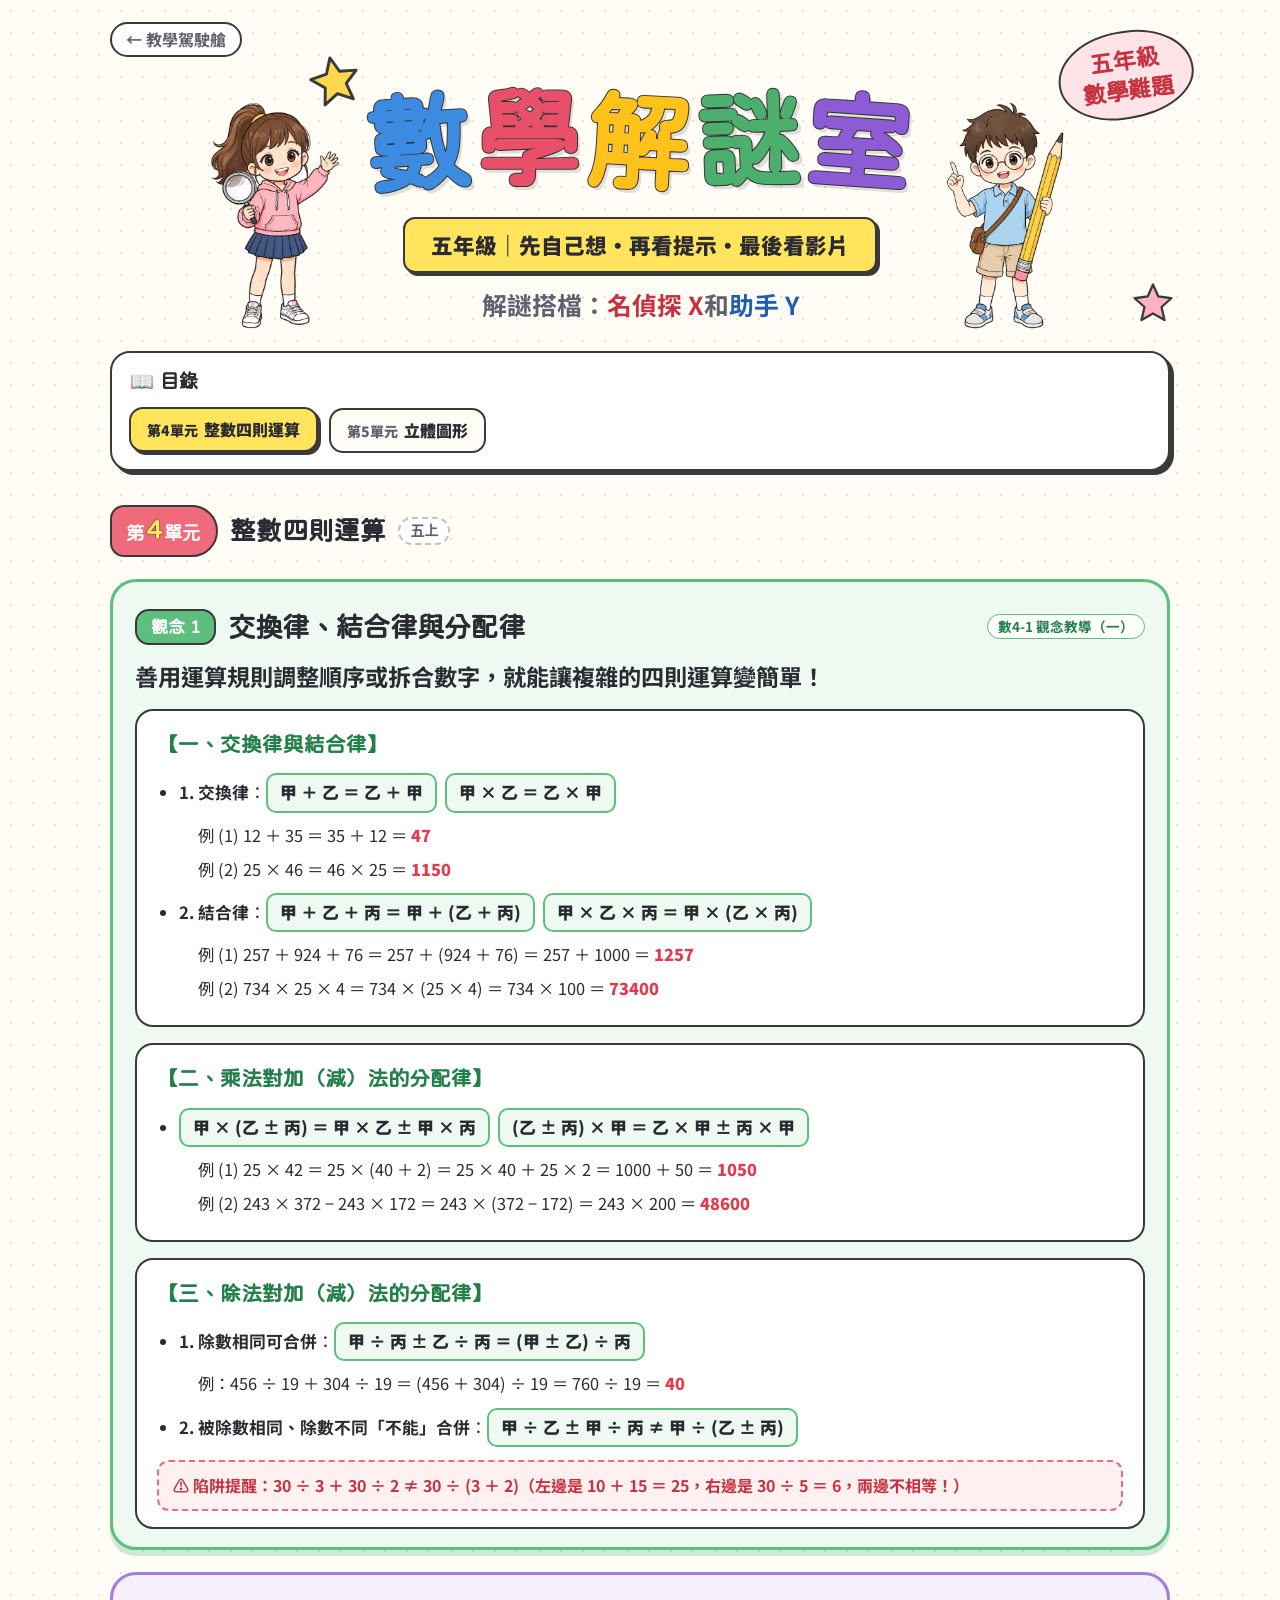
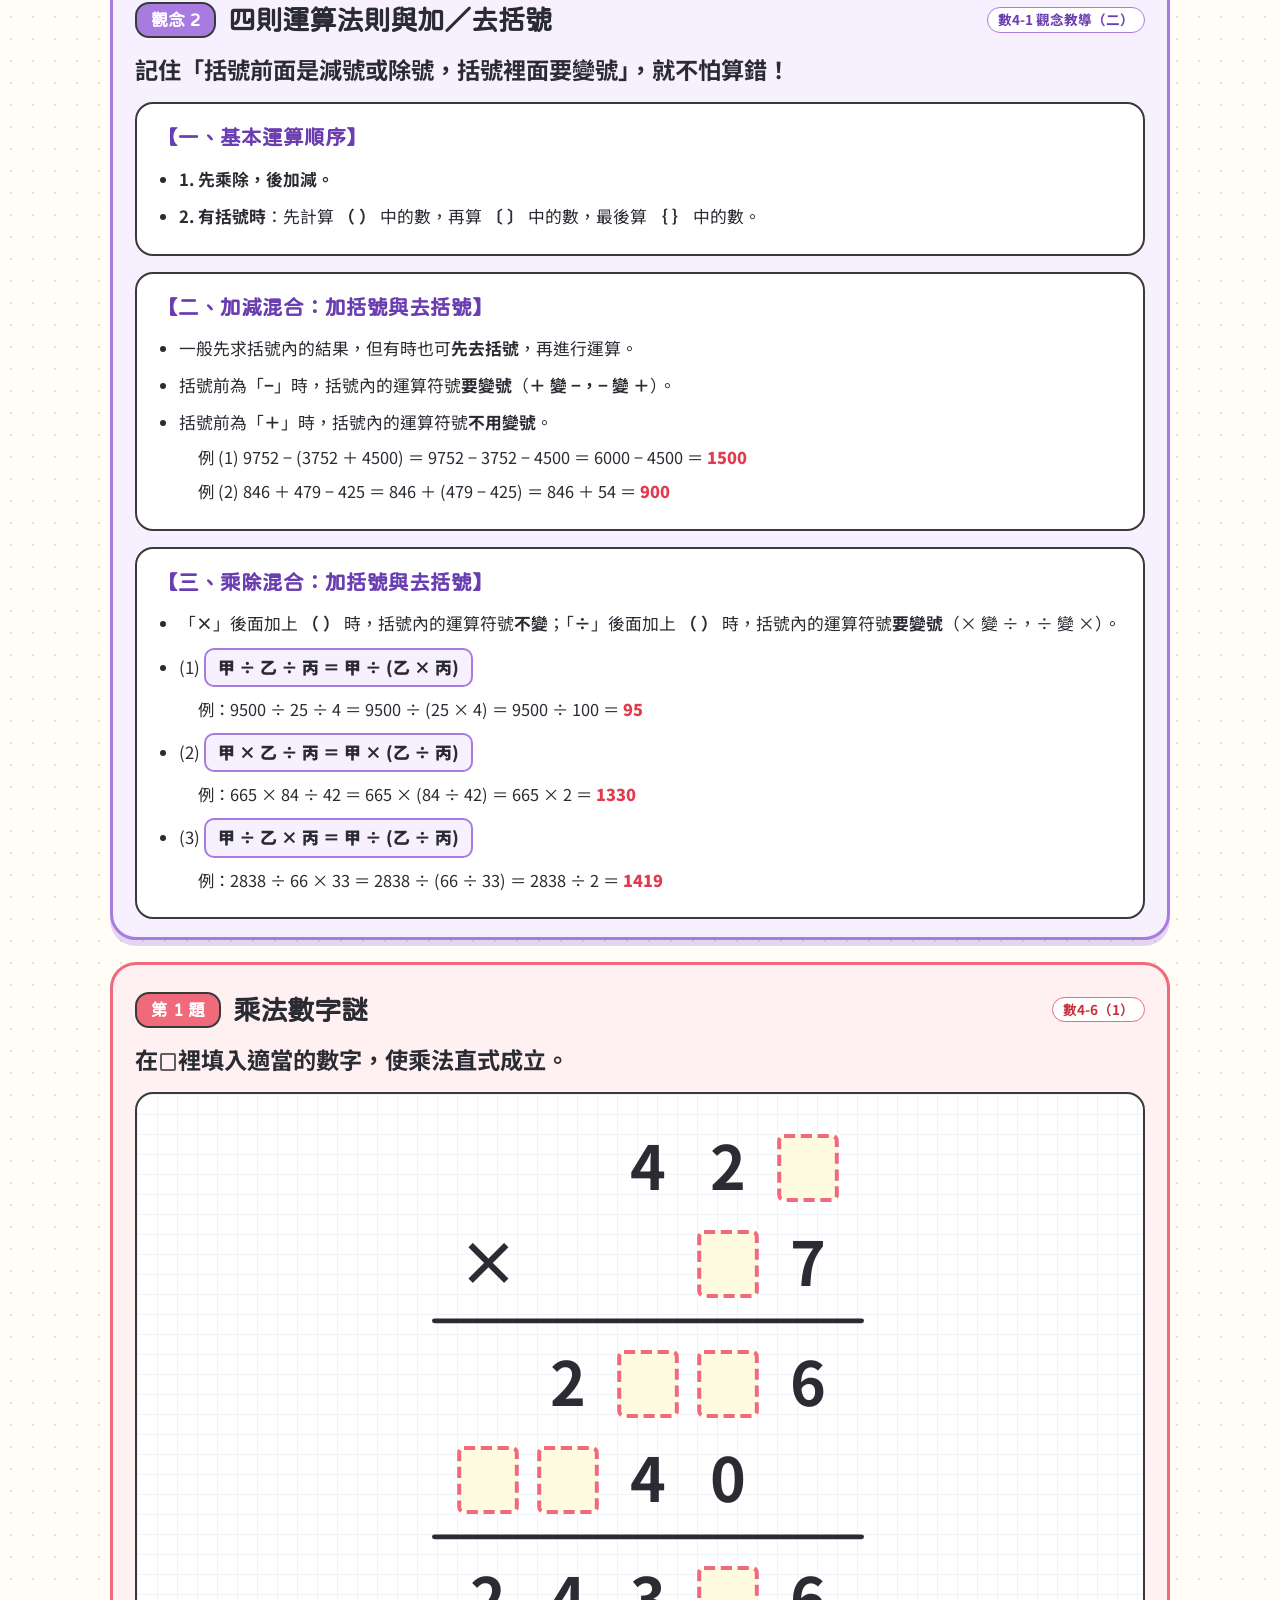
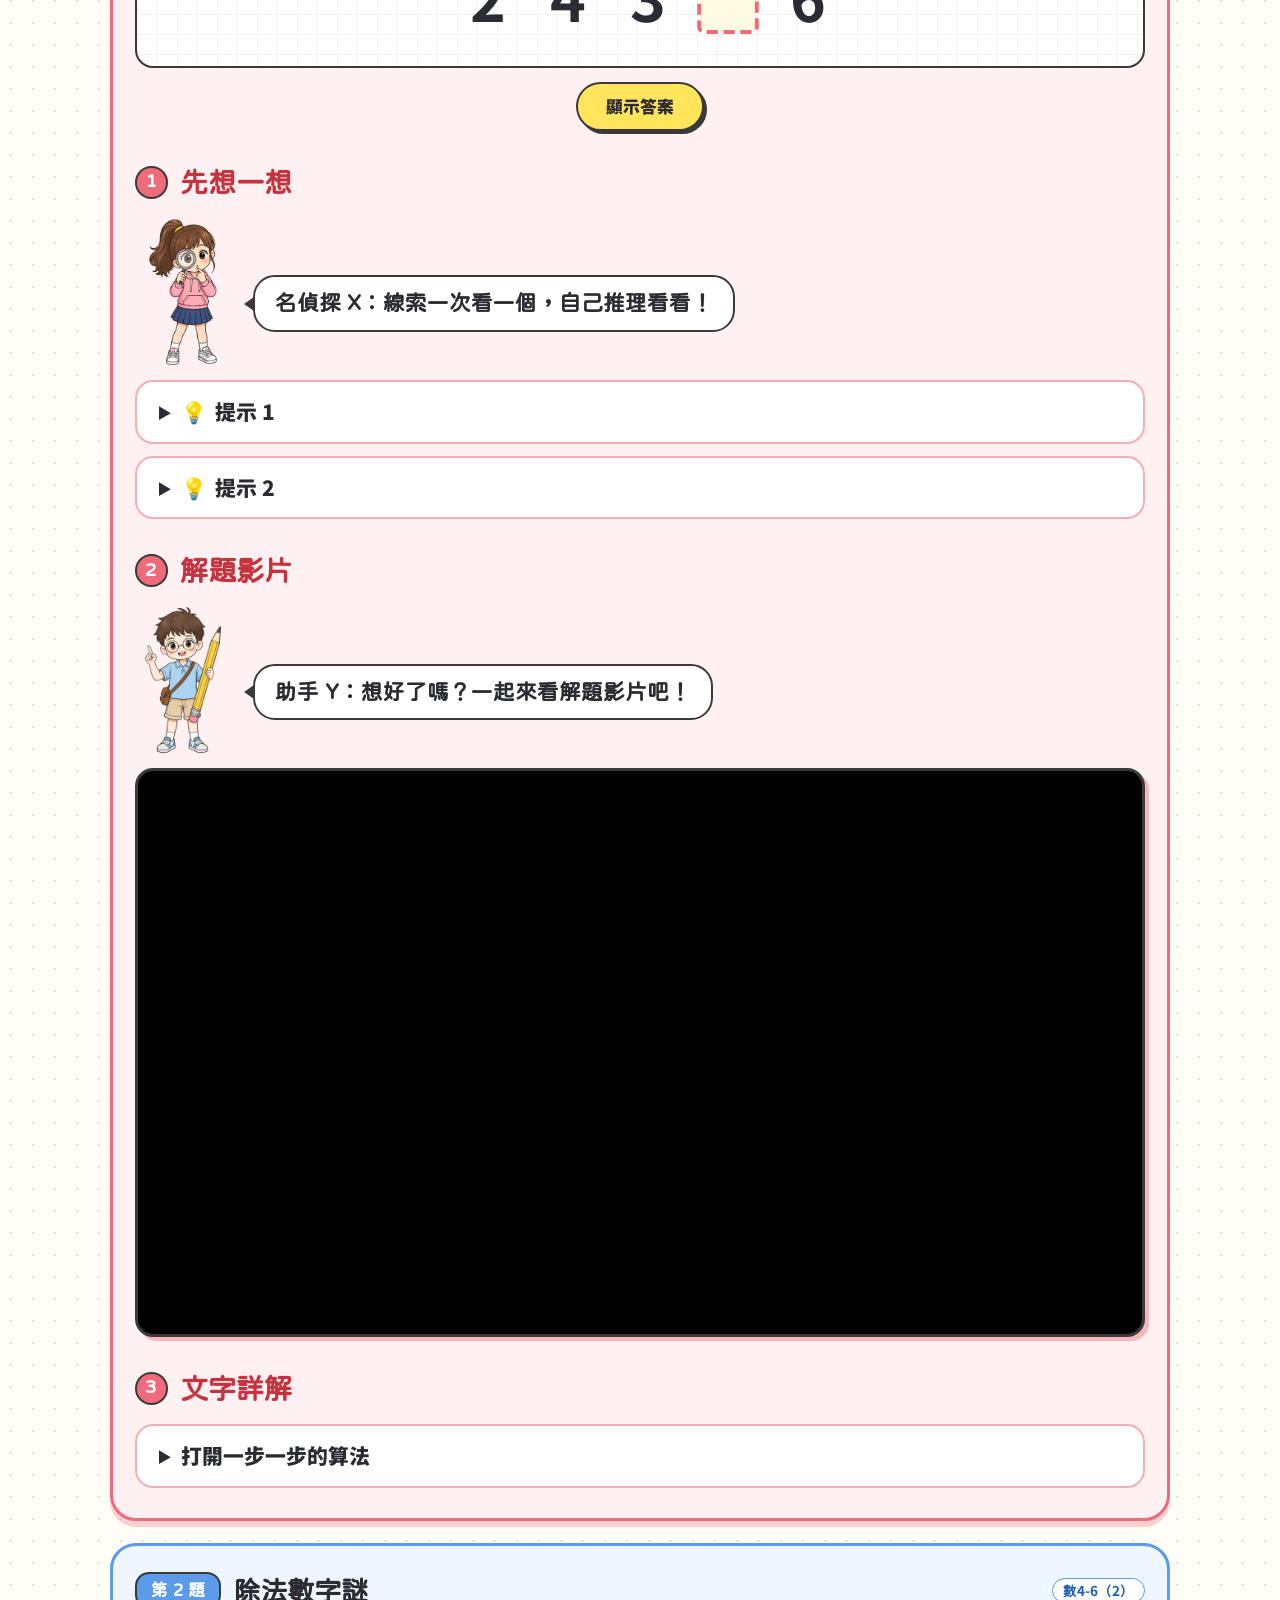
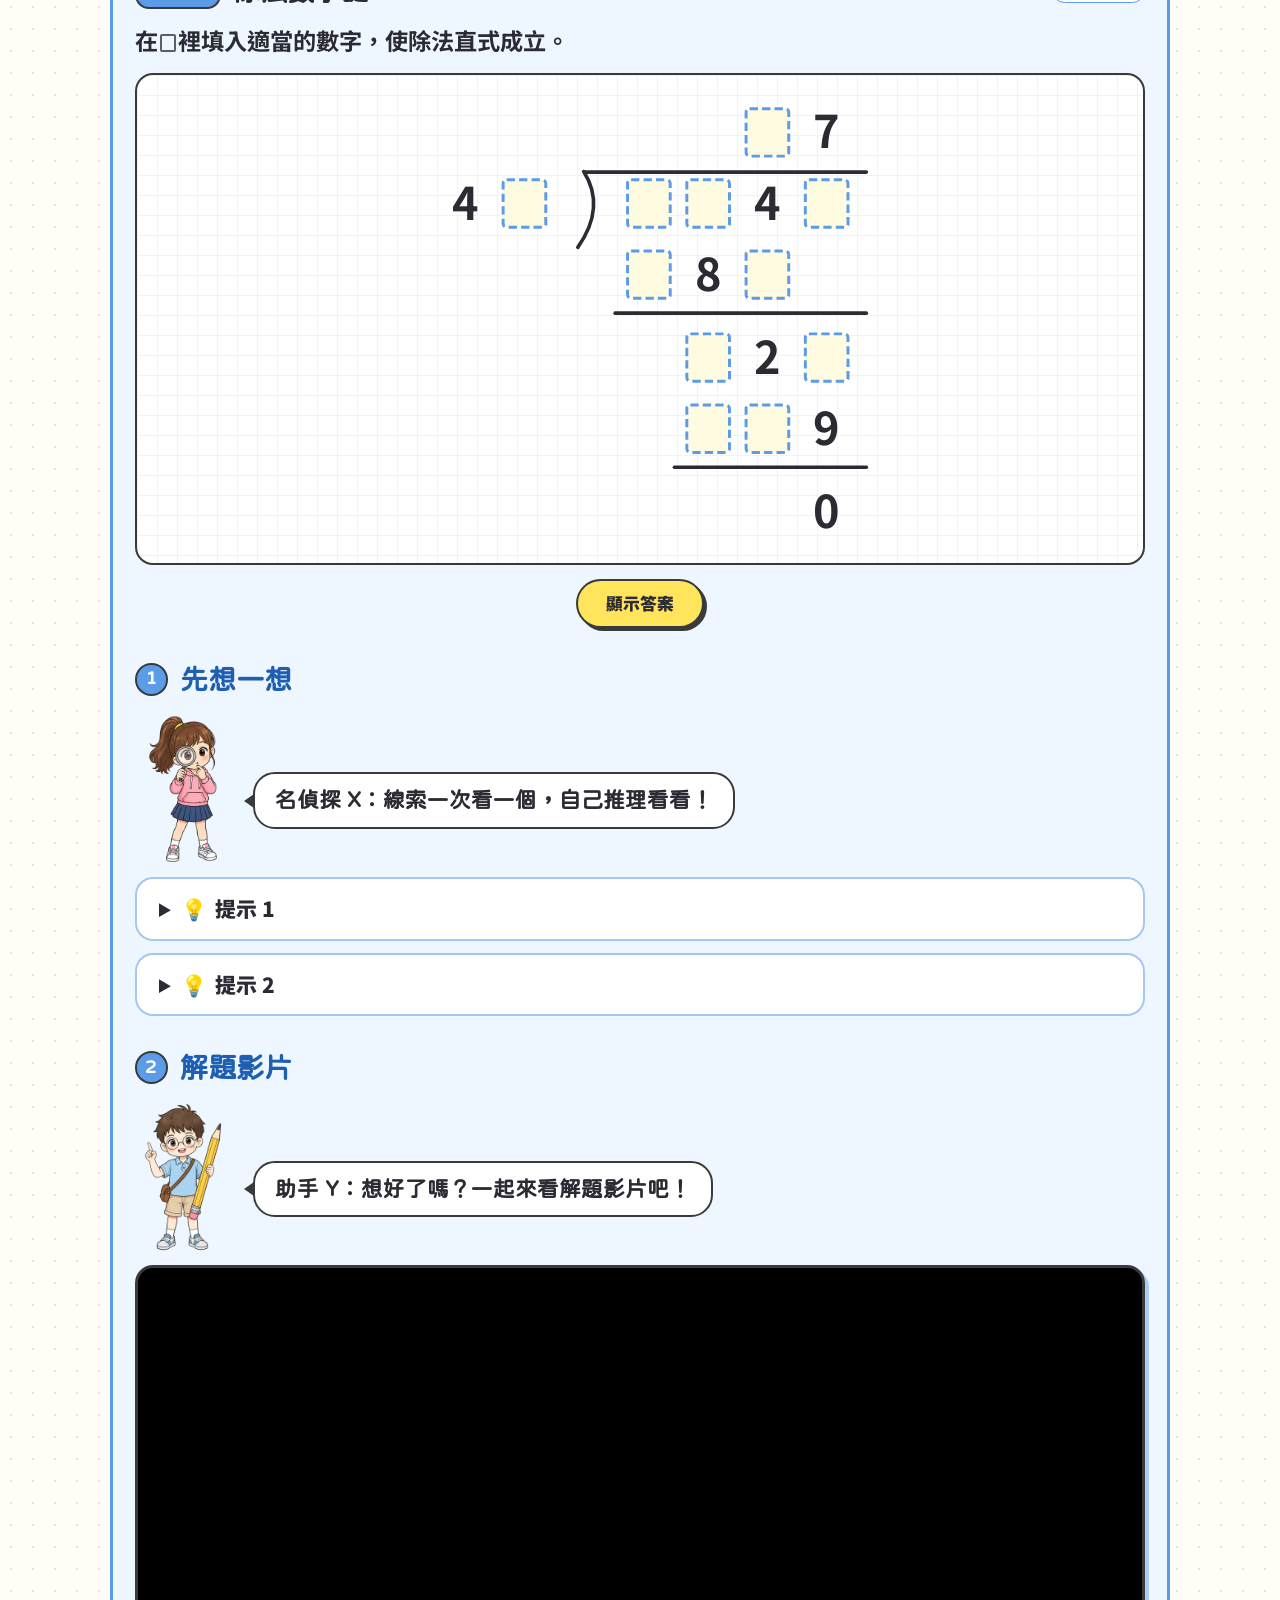
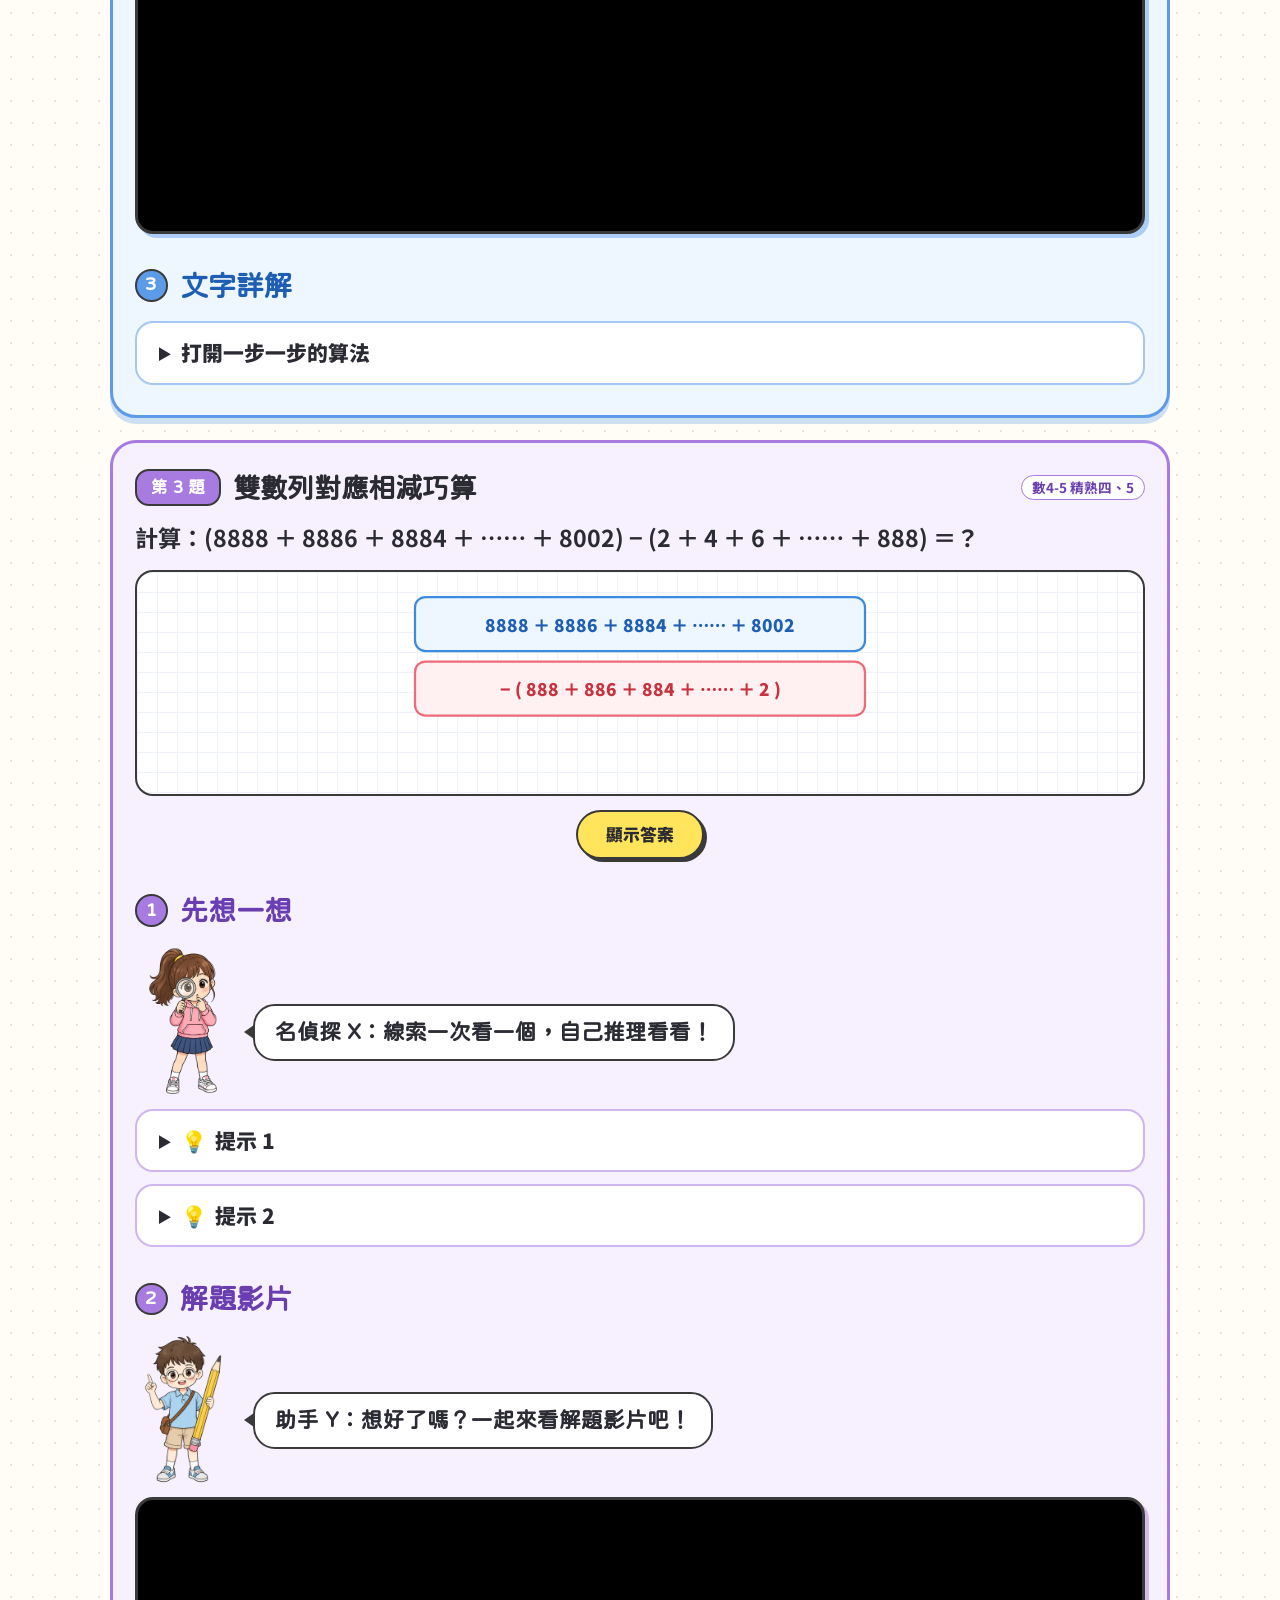
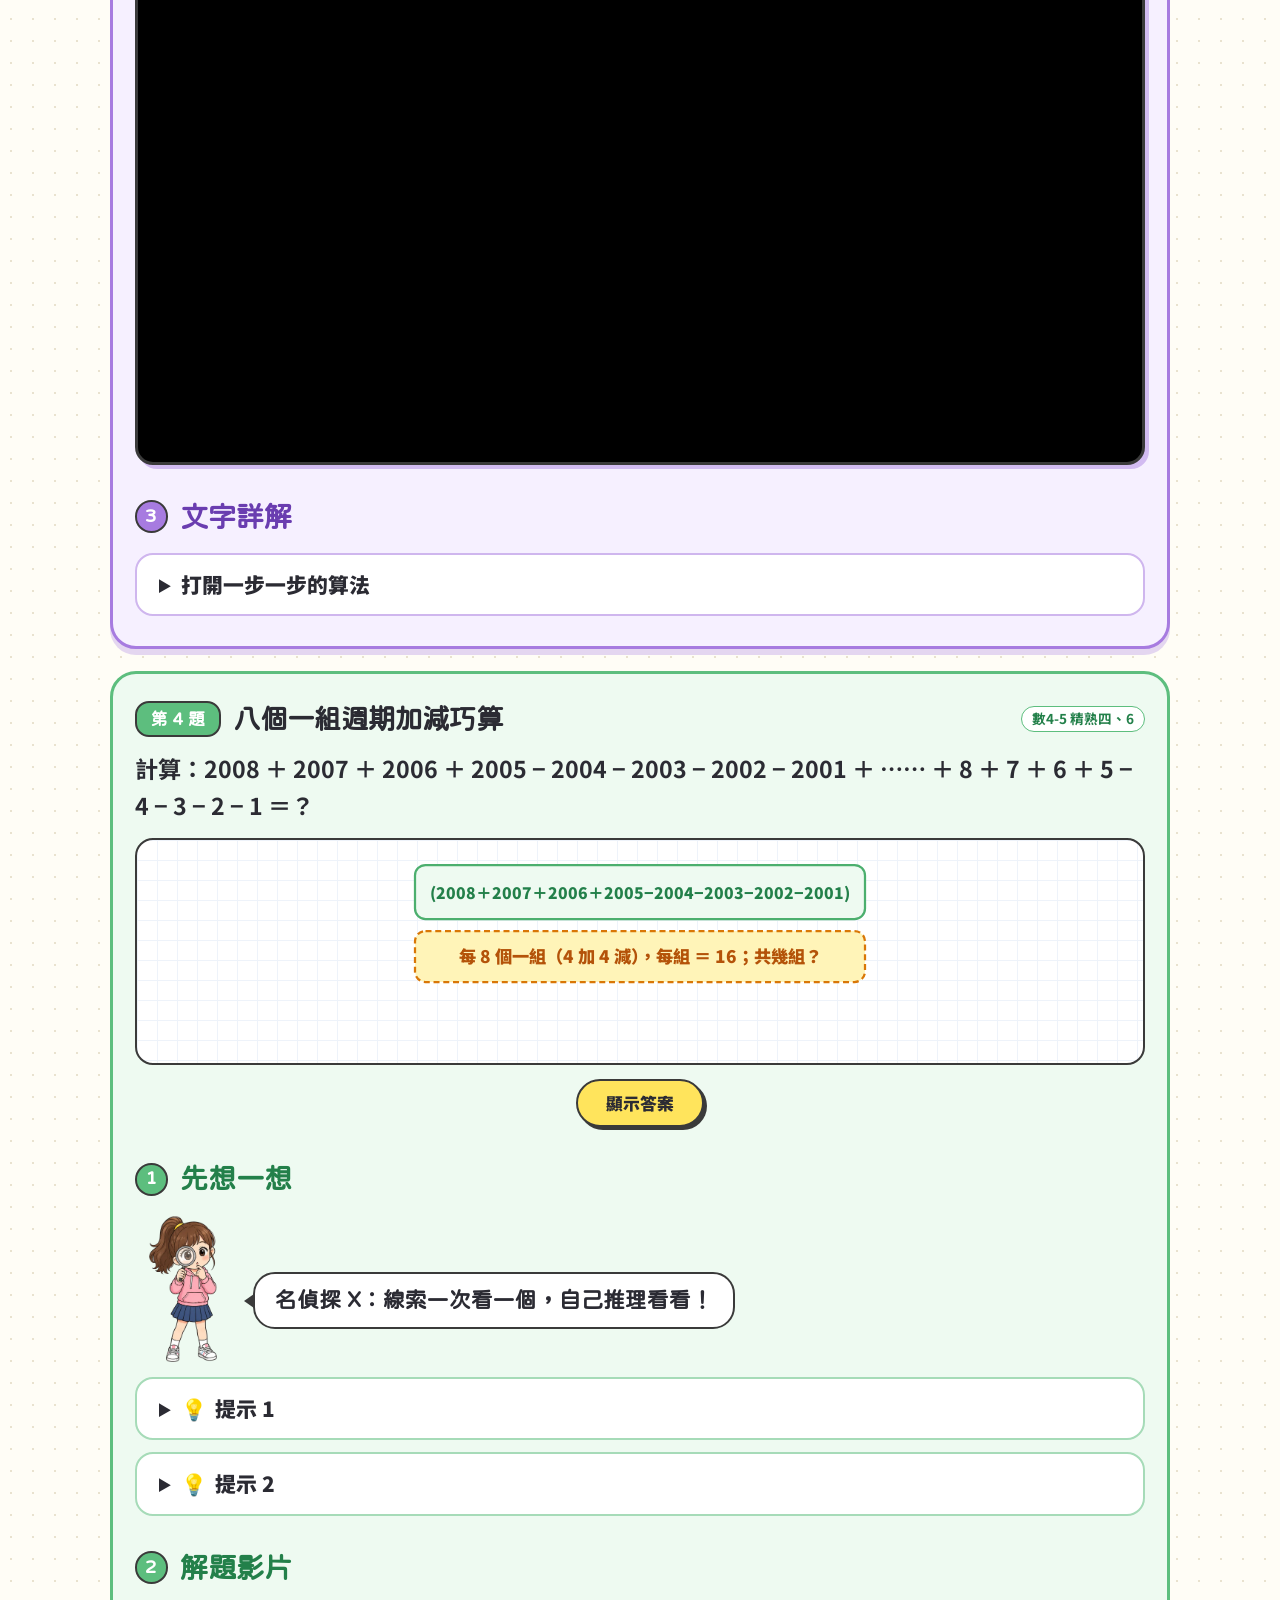
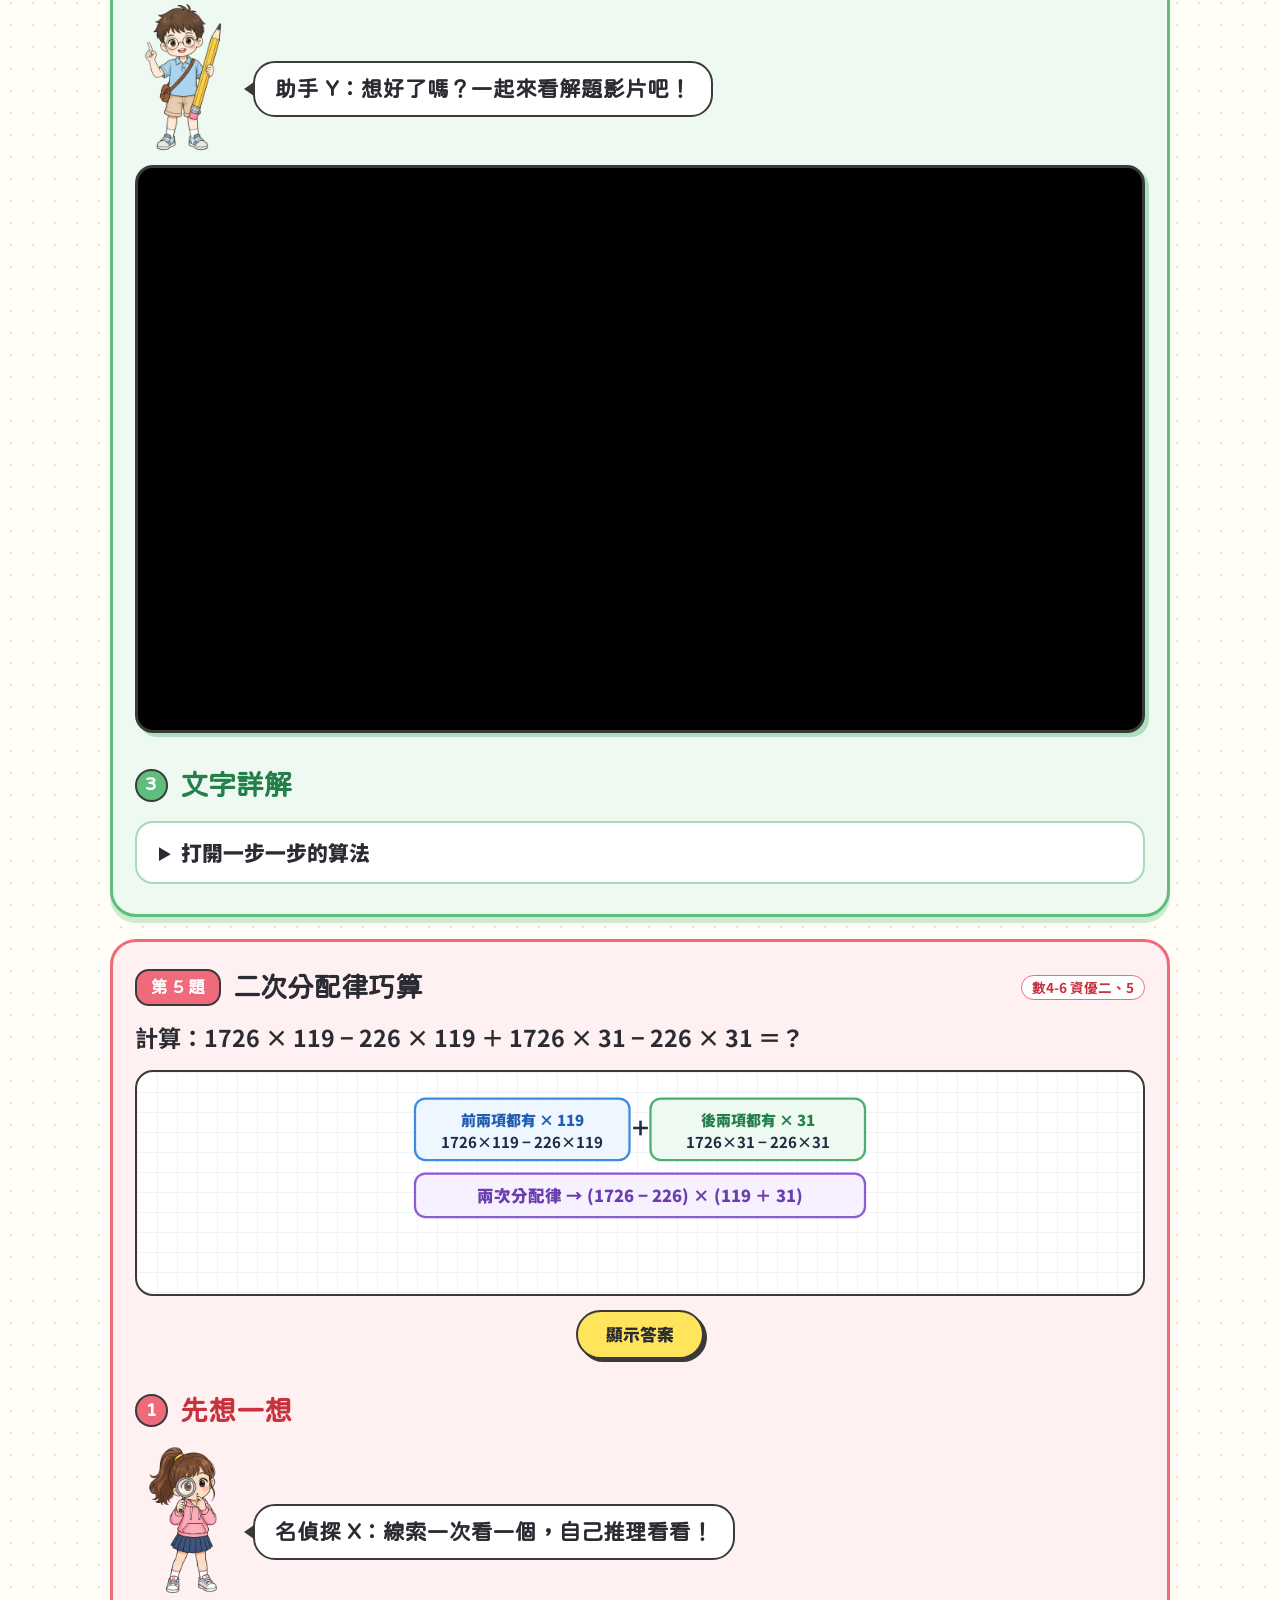
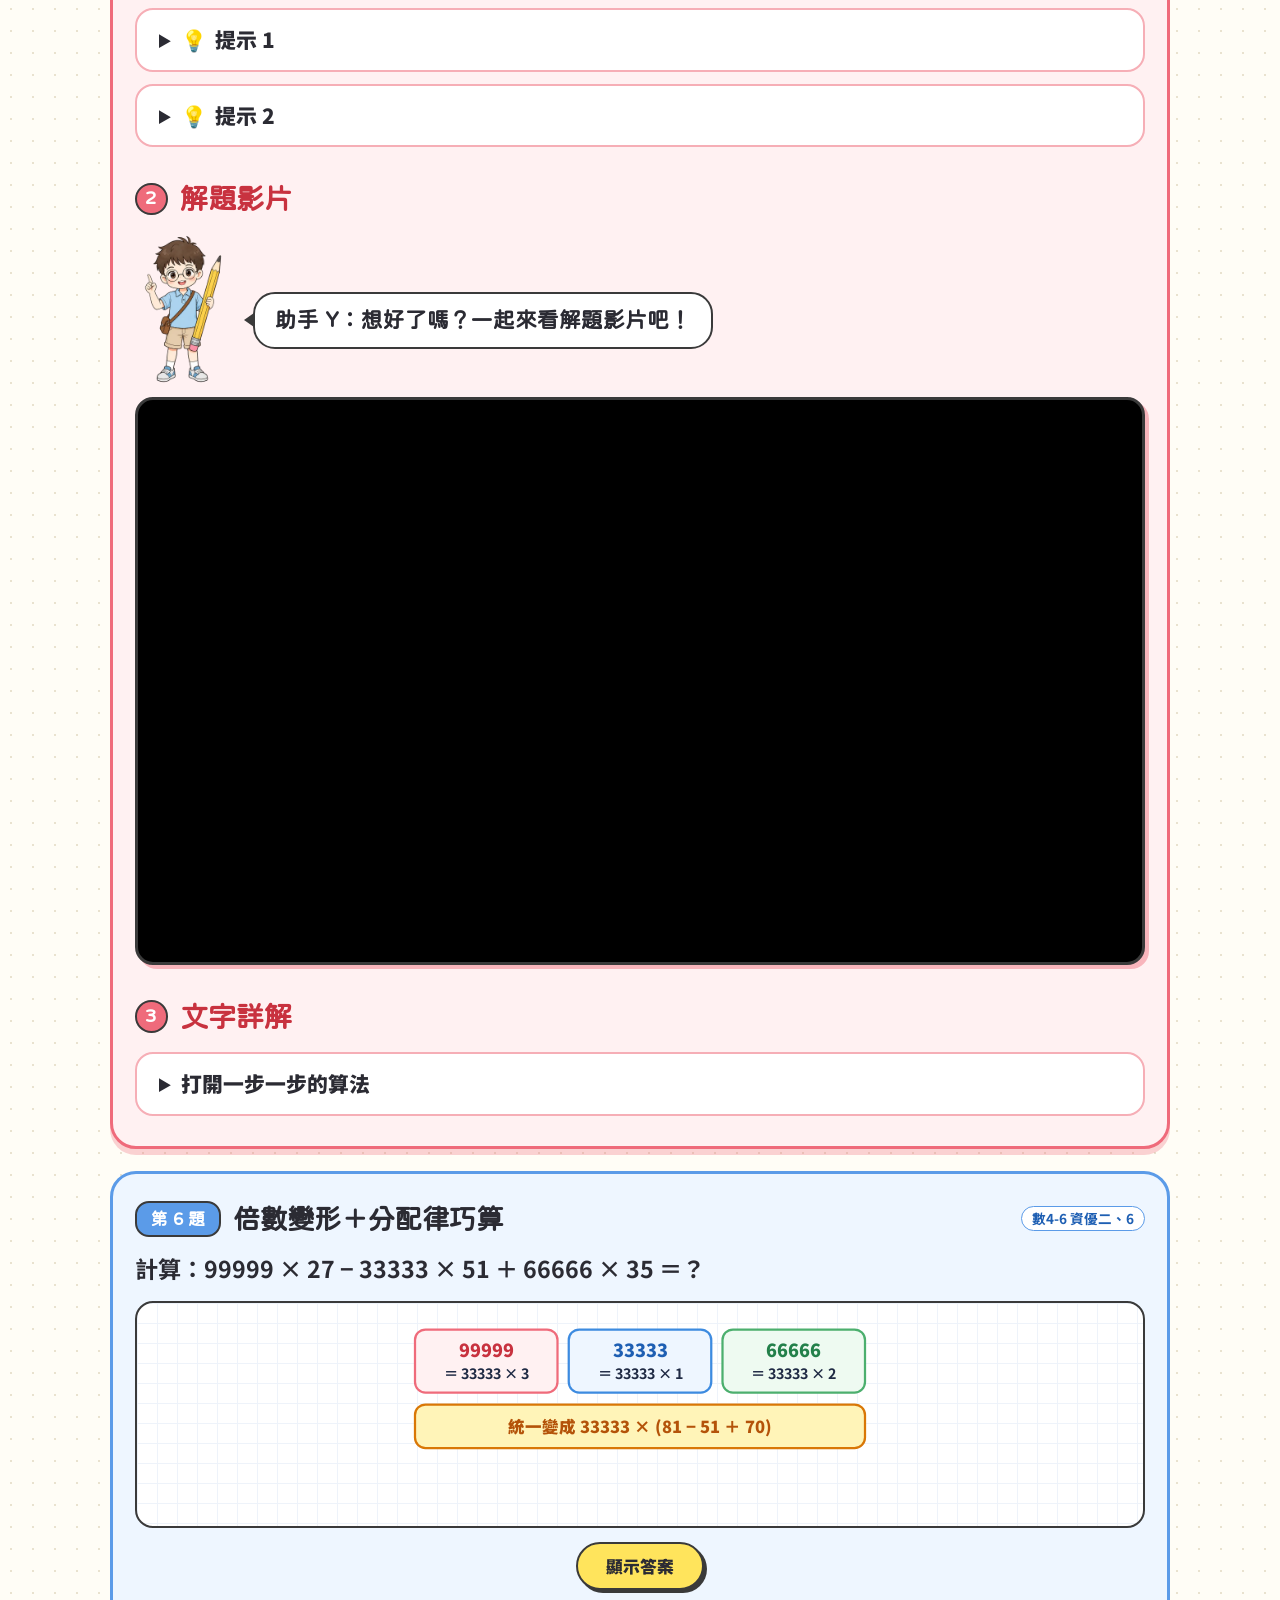
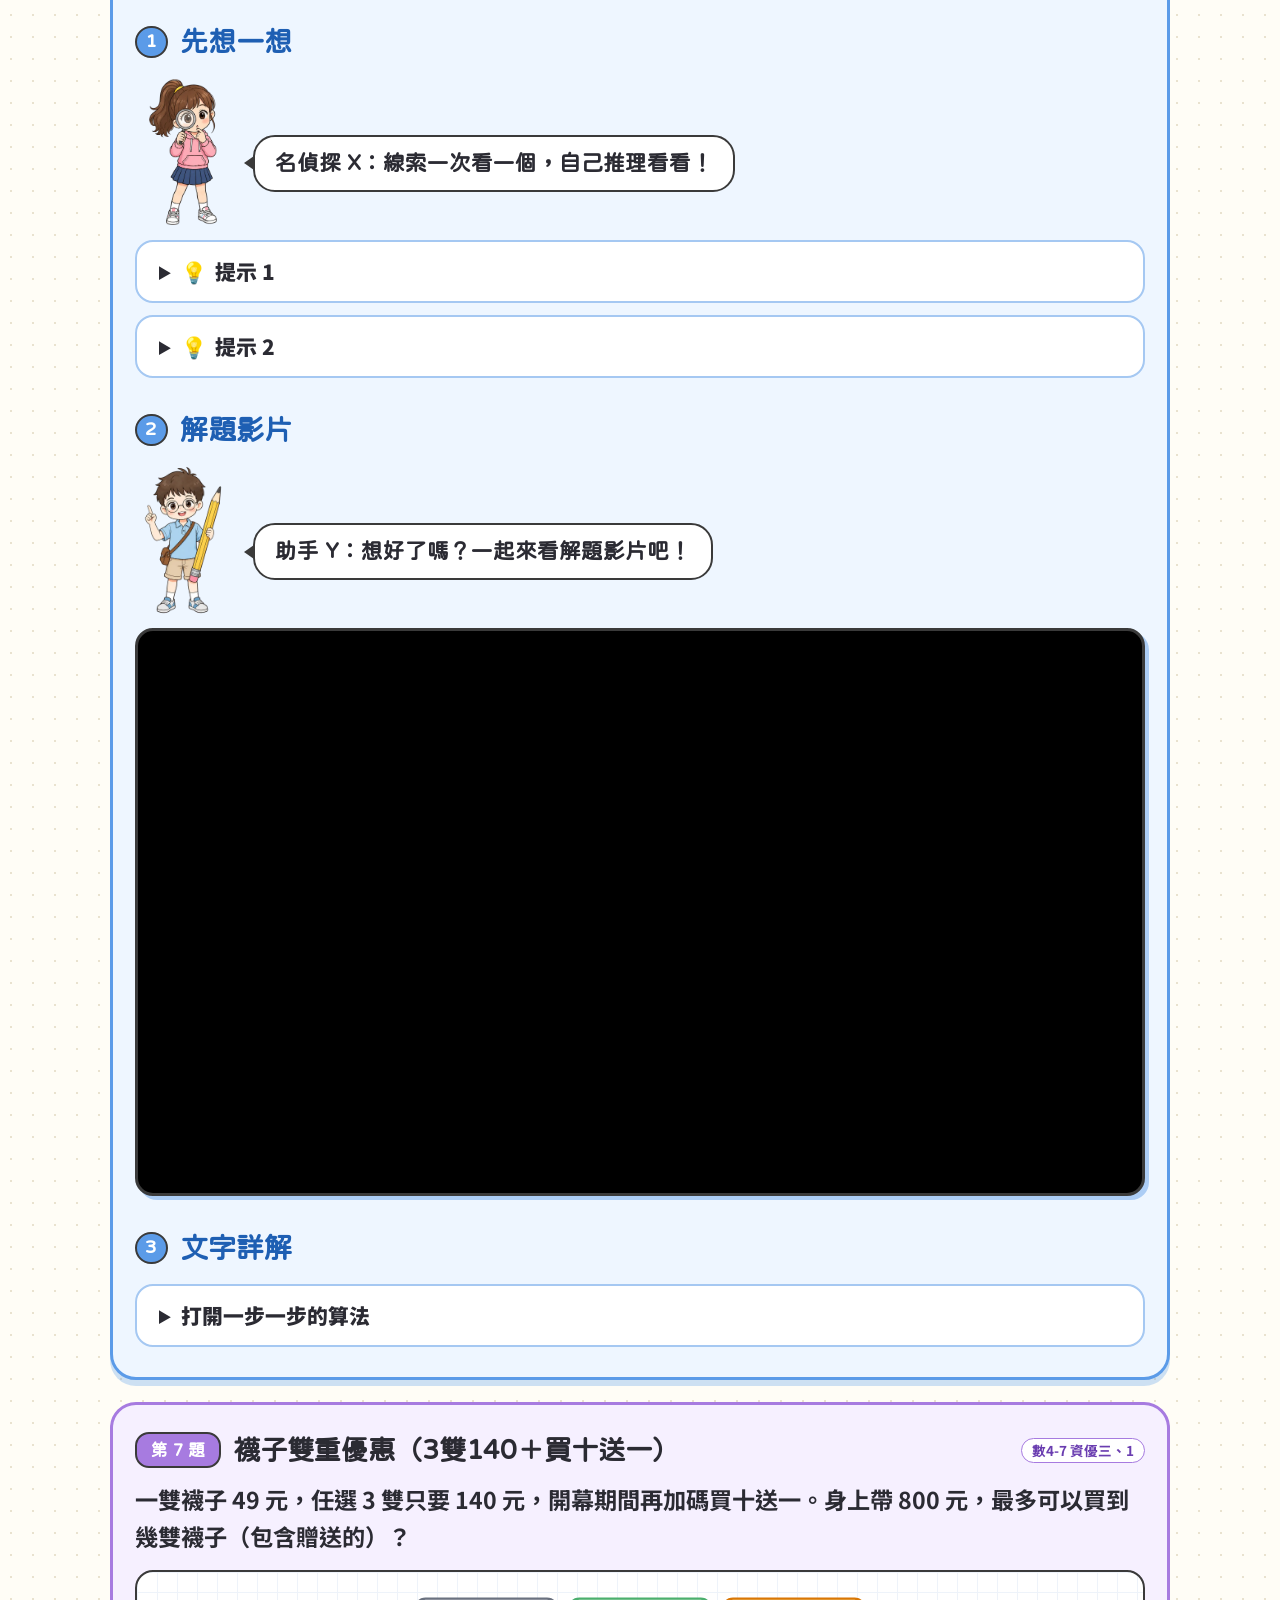
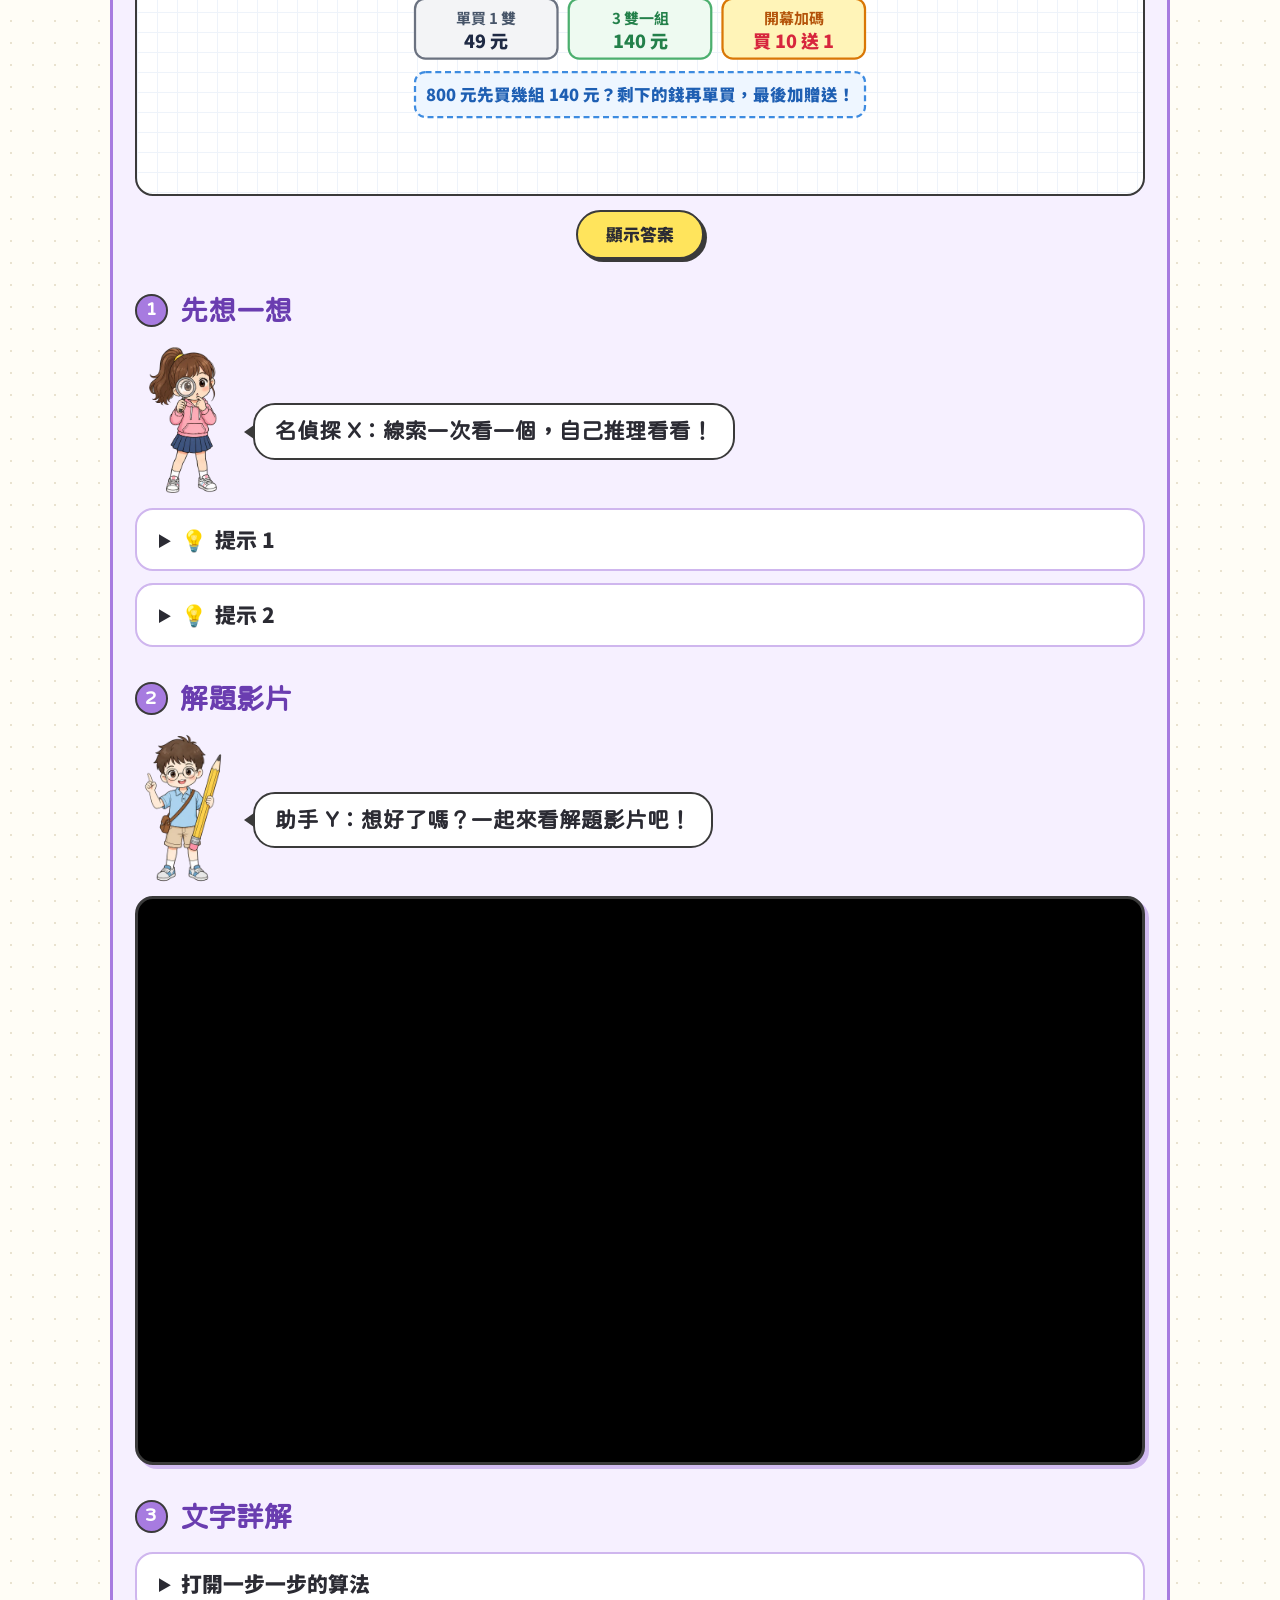
<file: units/g5-math-puzzles/index.html>
<!doctype html>
<html lang="zh-Hant">
<head>
<meta charset="utf-8">
<meta name="viewport" content="width=device-width, initial-scale=1">
<title>數學解謎室・五年級</title>
<link rel="preconnect" href="https://fonts.googleapis.com">
<link href="https://fonts.googleapis.com/css2?family=Huninn&family=Noto+Sans+TC:wght@500;700;900&display=swap" rel="stylesheet">
<style>
  :root {
    --paper: #FFFDF6; --ink: #2B2B33; --muted: #5E6270; --pen: #3A3A3A;
    --hl: #FFE45C; --hl-soft: #FFF4B8; --ans: #E23B4E;
    --red: #EF6B7B;    --red-bg: #FFF1F2;    --red-ink: #C8323F;
    --blue: #5B9BE8;   --blue-bg: #EEF6FF;   --blue-ink: #1E5FB3;
    --purple: #A77BE0; --purple-bg: #F6F0FF; --purple-ink: #6A3DB0;
    --green: #5DBE7E;  --green-bg: #EEFAF1;  --green-ink: #23804A;
    --hand: "Huninn", "jf-openhuninn-2.0", "Noto Sans TC", "Microsoft JhengHei", "PingFang TC", sans-serif;
  }
  * { box-sizing: border-box; }
  body { margin: 0; color: var(--ink); line-height: 1.7;
         font-family: "Noto Sans TC", "Microsoft JhengHei", "PingFang TC", sans-serif;
         background-color: var(--paper);
         background-image: radial-gradient(#E9E2CF 1.2px, transparent 1.2px);
         background-size: 22px 22px; }
  header, main { max-width: 1100px; margin: 0 auto; padding: 0 20px; }
  header { padding-top: 22px; }
  .home { display: inline-block; color: var(--muted); text-decoration: none; font-weight: 700;
          background: #fff; border: 2px solid var(--pen); border-radius: 999px; padding: 2px 14px; }
  .home:hover { background: var(--hl-soft); }

  .hero { position: relative; text-align: center; padding: 26px 8px 8px; }
  .title { margin: 0; font-family: var(--hand); font-weight: 900; line-height: 1.15;
           font-size: clamp(2.6rem, 11vw, 6.6rem); letter-spacing: .04em; }
  .title span { display: inline-block; -webkit-text-stroke: 2px var(--pen); paint-order: stroke fill;
                text-shadow: 3px 4px 0 rgba(0,0,0,.12); }
  .t1 { color: #3D8BE0; transform: rotate(-4deg); } .t2 { color: #E8506A; transform: translateY(-4px); }
  .t3 { color: #FFC21A; transform: rotate(3deg); } .t4 { color: #4CAF6E; transform: translateY(-2px) rotate(-2deg); }
  .t5 { color: #8E5BD6; transform: rotate(4deg); }
  .ribbon { display: inline-block; margin: 12px 0 0; padding: 8px 26px; font-weight: 900; font-size: 1.35rem;
            background: var(--hl); border: 2.5px solid var(--pen); border-radius: 12px;
            box-shadow: 3px 3px 0 var(--pen); }
  .badge { position: absolute; right: -24px; top: -26px; z-index: 2; margin: 0; padding: 12px 20px; font-family: var(--hand); font-size: 1.45rem;
           font-weight: 900; line-height: 1.3; color: var(--red-ink); background: #FFE3E8;
           border: 2.5px solid var(--pen); border-radius: 50% 46% 52% 44% / 52% 50% 48% 46%; transform: rotate(-8deg); }
  .say { position: absolute; right: 4px; top: 14px; margin: 0; font-family: var(--hand); font-weight: 900;
         line-height: 1.35; font-size: .95rem; transform: rotate(6deg); }
  .doodle { position: absolute; width: 58px; height: 58px; }
  .d1 { left: 18.5%; top: -4px; transform: rotate(-12deg); } .d2 { right: -6px; bottom: 6px; width: 46px; height: 46px; }
  @media (max-width: 640px) { .badge, .say { display: none; } .doodle { width: 34px; height: 34px; } .d1 { left: 4px; top: 4px; } .d2 { right: 2px; width: 26px; height: 26px; }
    .title { font-size: 3.1rem; } .ribbon { font-size: .88rem; padding: 5px 12px; } }


  h2.unit { display: flex; align-items: center; gap: 12px; flex-wrap: wrap; margin: 34px 0 4px; font-size: 1.6rem;
            font-family: var(--hand); font-weight: 900; }
  .utab { background: var(--red); color: #fff; padding: 2px 16px 2px 14px; border: 2.5px solid var(--pen);
          border-radius: 14px 26px 26px 14px; font-size: 1.15rem; }
  .utab b { font-size: 1.6rem; color: #FFE45C; margin: 0 2px; -webkit-text-stroke: 1px var(--pen); paint-order: stroke fill; }
  .usem { font-size: .9rem; font-weight: 700; color: var(--muted); background: #fff; border: 2px dashed #C9C2AE;
          border-radius: 999px; padding: 0 10px; }

  .card { --c: var(--red); --cbg: var(--red-bg); --cink: var(--red-ink);
          background: var(--cbg); border: 3px solid var(--c); border-radius: 26px; padding: 22px 22px 18px;
          margin: 22px 0; box-shadow: 0 6px 0 color-mix(in srgb, var(--c) 30%, transparent); }
  .c-red { --c: var(--red); --cbg: var(--red-bg); --cink: var(--red-ink); }
  .c-blue { --c: var(--blue); --cbg: var(--blue-bg); --cink: var(--blue-ink); }
  .c-purple { --c: var(--purple); --cbg: var(--purple-bg); --cink: var(--purple-ink); }
  .c-green { --c: var(--green); --cbg: var(--green-bg); --cink: var(--green-ink); }
  .card-head { display: flex; align-items: center; gap: 12px; flex-wrap: wrap; margin-bottom: 6px; }
  .qno { background: var(--c); color: #fff; font-weight: 900; font-family: var(--hand); padding: 2px 14px;
         border-radius: 14px; border: 2.5px solid var(--pen); font-size: 1.05rem; }
  h3.ct { margin: 0; font-family: var(--hand); font-weight: 900; font-size: 1.7rem; color: var(--ink); }
  .code { margin-left: auto; font-size: .85rem; font-weight: 700; color: var(--cink); background: #fff;
          border: 1.5px solid var(--c); border-radius: 999px; padding: 0 10px; }
  .ask { margin: 8px 0 14px; font-weight: 700; font-size: 1.45rem; line-height: 1.6; }
  @media (max-width: 640px) { .ask { font-size: 1.15rem; } }

  /* 觀念教導單欄滿版卡片 */
  .cgrid { display: grid; grid-template-columns: 1fr; gap: 16px; margin-top: 12px; }
  .cbox { background: #fff; border: 2.5px solid var(--pen); border-radius: 18px; padding: 16px 20px; }
  .cbox h4 { margin: 0 0 8px; font-family: var(--hand); font-size: 1.3rem; color: var(--cink); }
  .clist { margin: 0; padding-left: 1.3em; font-size: 1.05rem; line-height: 1.85; }
  .clist li { margin: 6px 0; }
  .formula { display: inline-block; background: var(--cbg); border: 2px solid var(--c); border-radius: 10px;
             padding: 2px 12px; font-weight: 900; color: var(--ink); margin: 3px 4px 3px 0; }
  .ex-line { margin: 4px 0 4px 1.2em; color: var(--ink); font-size: 1.02rem; }
  .ans-val { color: var(--ans); font-weight: 900; }
  .warn-box { margin-top: 10px; padding: 10px 14px; background: #FFF1F2; border: 2px dashed var(--red);
              border-radius: 12px; color: var(--red-ink); font-weight: 700; font-size: 1rem; }

  .prob-wrap { display: flex; justify-content: center; background: #fff; border: 2.5px solid var(--pen);
               border-radius: 18px; padding: 10px; background-image:
               linear-gradient(#EEF3FA 1px, transparent 1px), linear-gradient(90deg, #EEF3FA 1px, transparent 1px);
               background-size: 20px 20px; }
  .prob { width: 100%; max-width: 480px; height: auto; }
  .prob .dg { font: 700 76px "Noto Sans TC", "Microsoft JhengHei", "PingFang TC", sans-serif; fill: var(--ink); text-anchor: middle; }
  .prob .ans { fill: var(--ans); opacity: 0; transition: opacity .3s; }
  .prob.show .ans { opacity: 1; }
  .prob .box { fill: #FFFBE0; stroke: var(--c); stroke-width: 5; stroke-dasharray: 14 7; }
  .prob.show .box { stroke-dasharray: none; }
  .prob .ink { fill: var(--ink); } .prob .inkline { stroke: var(--ink); }
  .row { display: flex; justify-content: center; margin-top: 14px; }
  .btn { font: inherit; font-weight: 900; font-size: 1.05rem; background: var(--hl); color: var(--ink);
         border: 2.5px solid var(--pen); border-radius: 999px; padding: 8px 28px; cursor: pointer;
         box-shadow: 3px 3px 0 var(--pen); transition: transform .1s, box-shadow .1s; }
  .btn:hover { transform: translate(-1px,-1px); box-shadow: 4px 4px 0 var(--pen); }
  .btn:active, .btn[aria-pressed="true"] { transform: translate(2px,2px); box-shadow: 1px 1px 0 var(--pen); }
  .btn[aria-pressed="true"] { background: #fff; }

  h3.sec { display: flex; align-items: center; gap: 12px; flex-wrap: wrap; margin: 28px 0 10px;
           font-family: var(--hand); font-weight: 900; font-size: 1.75rem; color: var(--cink); }
  .snum { display: inline-grid; place-items: center; width: 1.7em; height: 1.7em; border-radius: 50%;
         background: var(--c); color: #fff; font-size: 1.2rem; line-height: 1; padding-bottom: .14em; border: 2.5px solid var(--pen); }
  .bubble { position: relative; font-size: 1.25rem; color: var(--ink); background: #fff; border: 2.5px solid var(--pen);
            border-radius: 22px; padding: 8px 20px; margin-left: 12px; font-weight: 700; }
  .bubble::before { content: ""; position: absolute; left: -11px; top: 50%; margin-top: -7px; border: 7px solid transparent;
                    border-right: 10px solid var(--pen); border-left: 0; }

  details { background: #fff; border: 2.5px solid color-mix(in srgb, var(--c) 55%, #fff); border-radius: 18px;
            padding: 12px 22px; margin: 12px 0; }
  details[open] { border-color: var(--c); }
  details.hint[open] { background: var(--hl-soft); }
  summary { cursor: pointer; font-weight: 900; font-size: 1.3rem; }
  .bulb { margin-right: 8px; }
  details p { margin: 10px 0 6px; font-size: 1.2rem; line-height: 1.85; }
  .yt { position: relative; aspect-ratio: 16 / 9; border-radius: 18px; overflow: hidden; background: #000;
        border: 3px solid var(--pen); box-shadow: 4px 4px 0 color-mix(in srgb, var(--c) 45%, transparent); }
  .yt iframe { position: absolute; inset: 0; width: 100%; height: 100%; border: 0; }
  .steps ol { list-style: none; counter-reset: st; margin: 12px 0; padding: 0; }
  .steps li { counter-increment: st; position: relative; padding: 4px 0 4px 2.4em; margin: 6px 0; font-size: 1.2rem; line-height: 1.8; }
  .steps li::before { content: counter(st); position: absolute; left: 0; top: 6px; width: 1.65em; height: 1.65em;
                      display: grid; place-items: center; border-radius: 50%; font-size: 1rem; font-weight: 900;
                      color: var(--cink); background: var(--cbg); border: 2px solid var(--c); line-height: 1; padding-bottom: .1em; }
  .final { display: inline-block; color: var(--ans); font-weight: 900; font-size: 1.45rem; margin: 8px 0 6px;
           padding: 4px 18px; background: linear-gradient(transparent 45%, var(--hl) 45%); }
  .sq { display: inline-block; width: .7em; height: .8em; border: 2px solid currentColor; border-radius: 2px;
        vertical-align: -.1em; margin: 0 .08em; opacity: .75; }
  footer { text-align: center; color: var(--muted); font-size: 1rem; padding: 18px 16px 42px; }
  footer .tips { display: inline-block; color: var(--ink); font-size: 1.65rem; background: #fff; border: 3px solid var(--pen);
                 border-radius: 18px; padding: 12px 28px; box-shadow: 4px 4px 0 var(--pen); }
  footer .tips b { color: var(--red-ink); font-family: var(--hand); font-size: 1.9rem; }
  footer p { margin: 14px 0 0; }
  .toc { margin: 18px auto 0; background: #fff; border: 2.5px solid var(--pen); border-radius: 20px;
         padding: 12px 18px 16px; box-shadow: 4px 4px 0 var(--pen); text-align: left; }
  .toc-h { margin: 0 0 10px; font-family: var(--hand); font-weight: 900; font-size: 1.2rem; }
  .toc-h::before { content: "📖 "; }
  .toc-tabs { display: flex; flex-wrap: wrap; gap: 10px; }
  .toc-tab { appearance: none; font: inherit; color: var(--ink); background: var(--paper);
             border: 2px solid var(--pen); border-radius: 14px; padding: 7px 16px;
             font-weight: 900; font-size: 1rem; cursor: pointer;
             transition: background .15s, transform .1s, box-shadow .1s; }
  .toc-tab:hover { background: var(--hl-soft); transform: translateY(-1px); }
  .toc-tab.active { background: var(--hl); border-width: 2.5px; box-shadow: 3px 3px 0 var(--pen); transform: translate(-1px, -1px); }
  .toc-tab .tnum { color: var(--muted); font-size: .88em; margin-right: 6px; }
  .toc-tab.active .tnum { color: var(--ink); }
  .unit-panel { display: none; }
  .unit-panel.active { display: block; animation: tabFade .2s ease; }
  @keyframes tabFade { from { opacity: 0; transform: translateY(4px); } to { opacity: 1; transform: translateY(0); } }
  .to-top { position: fixed; right: 14px; bottom: 16px; z-index: 10; font-weight: 900; text-decoration: none; color: var(--ink);
            background: var(--hl); border: 2.5px solid var(--pen); border-radius: 999px; padding: 6px 14px;
            box-shadow: 3px 3px 0 var(--pen); opacity: 0; pointer-events: none; transition: opacity .2s; }
  .to-top.on { opacity: 1; pointer-events: auto; }
  html { scroll-behavior: smooth; }
  .ch { display: inline-block; width: 64px; height: 96px; flex: none; object-fit: contain; }
  .hero .ch-l, .hero .ch-r { position: absolute; bottom: 0; width: 150px; height: 235px; }
  .hero .ch-l { left: calc(50% - 440px); animation: bob 3s ease-in-out infinite; }
  .hero .ch-r { right: calc(50% - 440px); animation: bob 3s ease-in-out 1.5s infinite; }
  @keyframes bob { 0%, 100% { transform: translateY(0); } 50% { transform: translateY(-6px); } }
  .names { margin: 10px 0 0; font-size: 1.55rem; color: var(--muted); font-weight: 700; }
  @media (max-width: 640px) { .names { font-size: 1.15rem; } }
  .names b { color: var(--red-ink); } .names b + b { color: var(--blue-ink); }
  .talk { display: flex; align-items: flex-end; gap: 10px; margin: 6px 0 12px; }
  .talk .ch, .ending .ch { width: 96px; height: 152px; }
  .talk .bubble { margin: 0 0 36px 12px; font-family: var(--hand); font-size: 1.35rem; font-weight: 900; color: var(--ink); }
  .ending { display: flex; align-items: flex-end; gap: 10px; flex-wrap: wrap; margin-top: 10px; }
  .ending .bubble { margin: 0 0 36px 12px; font-family: var(--hand); font-size: 1.3rem; font-weight: 900; }
  footer { display: flex; flex-wrap: wrap; justify-content: center; align-items: center; gap: 10px 18px; } footer p { flex-basis: 100%; } footer .duo { display: flex; }
  footer .duo .ch { width: 165px; height: 190px; }
  @media (max-width: 960px) { .hero .ch-l, .hero .ch-r { width: 115px; height: 180px; } .hero .ch-l { left: calc(50% - 400px); } .hero .ch-r { right: calc(50% - 400px); } .badge { display: none; } .d1 { left: calc(50% - 345px); top: 8px; } }
  @media (max-width: 640px) { .hero .ch-l, .hero .ch-r { width: 44px; height: 72px; bottom: auto; top: -54px; }
    .hero .ch-l { left: auto; right: 52px; } .hero .ch-r { right: 0; } }
  @media (max-width: 640px) { h3.sec { font-size: 1.3rem; } .snum { font-size: .95rem; } summary { font-size: 1.05rem; } details p, .steps li { font-size: 1rem; } .talk .ch, .ending .ch { width: 52px; height: 84px; } .talk .bubble, .ending .bubble { flex: 1 1 0; max-width: max-content; min-width: 0; font-size: 1rem; padding: 4px 12px; margin-bottom: 14px; } footer .duo .ch { width: 88px; height: 100px; } footer .tips { flex: 1 1 0; min-width: 0; font-size: 1.1rem; padding: 8px 14px; } footer .tips b { font-size: 1.25rem; } }
  @media (prefers-reduced-motion: reduce) { .hero .ch-l, .hero .ch-r { animation: none; } }
  /* U5_CSS_START */
  .u5-pics { display: grid; grid-template-columns: repeat(auto-fit, minmax(240px, 1fr)); gap: 12px; margin: 6px 0 10px; }
  .u5-pics figure { margin: 0; text-align: center; }
  .u5-pics img, .u5-fig img { width: 100%; height: auto; display: block; margin: 0 auto; }
  .u5-pics figcaption { font-weight: 900; color: var(--cink); margin-top: 4px; }
  .u5-fig img { max-width: 440px; }
  .u5-tablewrap { overflow-x: auto; }
  .u5-table { width: 100%; border-collapse: collapse; font-size: 1.05rem; background: #fff; }
  .u5-table th, .u5-table td { border: 2px solid #E4DCCB; padding: 6px 10px; text-align: center; }
  .u5-table thead th { background: var(--cbg); color: var(--cink); font-family: var(--hand); font-size: 1.2rem; }
  .u5-table tbody th { background: var(--hl-soft); white-space: nowrap; }
  .fr { display: inline-flex; flex-direction: column; vertical-align: middle; text-align: center; font-size: .85em; line-height: 1.15; }
  .fr > span:first-child { border-bottom: 1.5px solid currentColor; padding: 0 .2em; }
  .u5-reveal { visibility: hidden; text-align: center; margin: 10px 0 0; font-weight: 900; font-size: 1.35rem; color: var(--ans); }
  .u5-reveal.show { visibility: visible; }
  .u5-lab { background: #fff; border: 2.5px solid var(--pen); border-radius: 18px; padding: 14px; margin-top: 10px; }
  .u5-ctrl { display: flex; flex-wrap: wrap; align-items: center; justify-content: center; gap: 10px 14px; font-weight: 700; font-size: 1.1rem; margin: 6px 0; }
  .u5-ctrl select { font: inherit; font-weight: 700; padding: 4px 8px; border: 2px solid var(--pen); border-radius: 10px; background: var(--hl-soft); max-width: 100%; }
  .u5-ctrl input[type=range] { width: min(380px, 60vw); accent-color: var(--c); }
  .u5-check { display: inline-flex; align-items: center; gap: 6px; cursor: pointer; }
  .u5-check input { width: 20px; height: 20px; accent-color: var(--c); }
  .u5-stage { position: relative; height: 420px; perspective: 900px; overflow: hidden; touch-action: none; cursor: grab;
              border-radius: 14px; background: radial-gradient(circle at 50% 40%, #fff 0, var(--cbg) 75%); }
  .u5-stage:active { cursor: grabbing; }
  .u5-scene { position: absolute; left: 50%; top: 50%; width: 0; height: 0; transform-style: preserve-3d; }
  .u5-face { position: absolute; width: 92px; height: 92px; transform-style: preserve-3d; }
  .u5-face > b { position: absolute; inset: 0; display: grid; place-items: center; font: 900 1.5rem var(--hand);
                 color: var(--ink); border: 2.5px solid var(--pen); border-radius: 3px; backface-visibility: visible; opacity: .9; }
  .u5-msg { text-align: center; font-weight: 900; font-size: 1.2rem; min-height: 1.8em; margin: 6px 0 0; }
  .u5-msg.ok { color: var(--green-ink); } .u5-msg.no { color: var(--red-ink); }
  .u5-two { display: grid; grid-template-columns: repeat(auto-fit, minmax(240px, 1fr)); gap: 14px; }
  .u5-solid { text-align: center; }
  .u5-solid svg { width: 100%; max-width: 300px; height: auto; }
  .u5-name { margin: 0; font: 900 1.6rem var(--hand); color: var(--cink); }
  .u5-n { display: inline-grid; place-items: center; min-width: 2em; font: 900 1.5rem var(--hand); color: #fff; background: var(--c);
          border: 2.5px solid var(--pen); border-radius: 12px; }
  .u5-count { list-style: none; padding: 0; margin: 6px 0 0; font-size: 1.15rem; line-height: 1.9; }
  .u5-count b { color: var(--ans); font-size: 1.3rem; }
  @media (max-width: 640px) { .u5-stage { height: 320px; } .u5-face { width: 58px; height: 58px; } .u5-face > b { font-size: 1rem; } }
/* U5_CSS_END */
</style>
</head>
<body>
<header>
  <a class="home" href="../../index.html">← 教學駕駛艙</a>
  <div class="hero">
    <svg class="doodle d1" viewBox="0 0 40 40" aria-hidden="true"><path d="M20 3l4.6 10.4L36 15l-8.6 7.6L30 34l-10-5.8L10 34l2.6-11.4L4 15l11.4-1.6z" fill="#FFD84D" stroke="#3A3A3A" stroke-width="2" stroke-linejoin="round"/></svg>
    <svg class="doodle d2" viewBox="0 0 40 40" aria-hidden="true"><path d="M20 3l4.6 10.4L36 15l-8.6 7.6L30 34l-10-5.8L10 34l2.6-11.4L4 15l11.4-1.6z" fill="#FFB3C1" stroke="#3A3A3A" stroke-width="2" stroke-linejoin="round"/></svg>
    <p class="badge">五年級<br>數學難題</p>
    <h1 class="title"><span class="t1">數</span><span class="t2">學</span><span class="t3">解</span><span class="t4">謎</span><span class="t5">室</span></h1>
    <p class="ribbon">五年級｜先自己想・再看提示・最後看影片</p>
    <p class="names">解謎搭檔：<b>名偵探 X</b>和<b>助手 Y</b></p>
    <img class="ch ch-l" src="../../assets/mascot/x_hello.webp" alt="名偵探 X 揮手打招呼">
    <img class="ch ch-r" src="../../assets/mascot/y_hello.webp" alt="助手 Y 抱著大鉛筆">
  </div>
  <nav class="toc" id="toc" aria-label="目錄"></nav>
</header>

<main>
  <h2 class="unit" id="u4"><span class="utab">第<b>4</b>單元</span><span class="utitle">整數四則運算</span><span class="usem">五上</span></h2>
  <section class="card c-green" id="c4-1">
    <div class="card-head"><span class="qno">觀念 1</span><h3 class="ct">交換律、結合律與分配律</h3><span class="code">數4-1 觀念教導（一）</span></div>
    <p class="ask">善用運算規則調整順序或拆合數字，就能讓複雜的四則運算變簡單！</p>
    <div class="cgrid">
      <div class="cbox">
        <h4>【一、交換律與結合律】</h4>
        <ul class="clist">
          <li><strong>1. 交換律</strong>：<span class="formula">甲 ＋ 乙 ＝ 乙 ＋ 甲</span> <span class="formula">甲 × 乙 ＝ 乙 × 甲</span>
            <div class="ex-line">例 (1) 12 ＋ 35 ＝ 35 ＋ 12 ＝ <span class="ans-val">47</span></div>
            <div class="ex-line">例 (2) 25 × 46 ＝ 46 × 25 ＝ <span class="ans-val">1150</span></div>
          </li>
          <li><strong>2. 結合律</strong>：<span class="formula">甲 ＋ 乙 ＋ 丙 ＝ 甲 ＋ (乙 ＋ 丙)</span> <span class="formula">甲 × 乙 × 丙 ＝ 甲 × (乙 × 丙)</span>
            <div class="ex-line">例 (1) 257 ＋ 924 ＋ 76 ＝ 257 ＋ (924 ＋ 76) ＝ 257 ＋ 1000 ＝ <span class="ans-val">1257</span></div>
            <div class="ex-line">例 (2) 734 × 25 × 4 ＝ 734 × (25 × 4) ＝ 734 × 100 ＝ <span class="ans-val">73400</span></div>
          </li>
        </ul>
      </div>
      <div class="cbox">
        <h4>【二、乘法對加（減）法的分配律】</h4>
        <ul class="clist">
          <li><span class="formula">甲 × (乙 ± 丙) ＝ 甲 × 乙 ± 甲 × 丙</span> <span class="formula">(乙 ± 丙) × 甲 ＝ 乙 × 甲 ± 丙 × 甲</span>
            <div class="ex-line">例 (1) 25 × 42 ＝ 25 × (40 ＋ 2) ＝ 25 × 40 ＋ 25 × 2 ＝ 1000 ＋ 50 ＝ <span class="ans-val">1050</span></div>
            <div class="ex-line">例 (2) 243 × 372 − 243 × 172 ＝ 243 × (372 − 172) ＝ 243 × 200 ＝ <span class="ans-val">48600</span></div>
          </li>
        </ul>
      </div>
      <div class="cbox">
        <h4>【三、除法對加（減）法的分配律】</h4>
        <ul class="clist">
          <li><strong>1. 除數相同可合併</strong>：<span class="formula">甲 ÷ 丙 ± 乙 ÷ 丙 ＝ (甲 ± 乙) ÷ 丙</span>
            <div class="ex-line">例：456 ÷ 19 ＋ 304 ÷ 19 ＝ (456 ＋ 304) ÷ 19 ＝ 760 ÷ 19 ＝ <span class="ans-val">40</span></div>
          </li>
          <li><strong>2. 被除數相同、除數不同「不能」合併</strong>：<span class="formula">甲 ÷ 乙 ± 甲 ÷ 丙 ≠ 甲 ÷ (乙 ± 丙)</span></li>
        </ul>
        <div class="warn-box">⚠ 陷阱提醒：30 ÷ 3 ＋ 30 ÷ 2 <strong>≠</strong> 30 ÷ (3 ＋ 2)（左邊是 10 ＋ 15 ＝ 25，右邊是 30 ÷ 5 ＝ 6，兩邊不相等！）</div>
      </div>
    </div>
  </section>

  <section class="card c-purple" id="c4-2">
    <div class="card-head"><span class="qno">觀念 2</span><h3 class="ct">四則運算法則與加／去括號</h3><span class="code">數4-1 觀念教導（二）</span></div>
    <p class="ask">記住「括號前面是減號或除號，括號裡面要變號」，就不怕算錯！</p>
    <div class="cgrid">
      <div class="cbox">
        <h4>【一、基本運算順序】</h4>
        <ul class="clist">
          <li><strong>1. 先乘除，後加減。</strong></li>
          <li><strong>2. 有括號時</strong>：先計算 <strong>（ ）</strong> 中的數，再算 <strong>〔 〕</strong> 中的數，最後算 <strong>｛ ｝</strong> 中的數。</li>
        </ul>
      </div>
      <div class="cbox">
        <h4>【二、加減混合：加括號與去括號】</h4>
        <ul class="clist">
          <li>一般先求括號內的結果，但有時也可<strong>先去括號</strong>，再進行運算。</li>
          <li>括號前為「<strong>−</strong>」時，括號內的運算符號<strong>要變號</strong>（<strong>＋ 變 −，− 變 ＋</strong>）。</li>
          <li>括號前為「<strong>＋</strong>」時，括號內的運算符號<strong>不用變號</strong>。
            <div class="ex-line">例 (1) 9752 − (3752 ＋ 4500) ＝ 9752 − 3752 − 4500 ＝ 6000 − 4500 ＝ <span class="ans-val">1500</span></div>
            <div class="ex-line">例 (2) 846 ＋ 479 − 425 ＝ 846 ＋ (479 − 425) ＝ 846 ＋ 54 ＝ <span class="ans-val">900</span></div>
          </li>
        </ul>
      </div>
      <div class="cbox">
        <h4>【三、乘除混合：加括號與去括號】</h4>
        <ul class="clist">
          <li>「<strong>×</strong>」後面加上 <strong>（ ）</strong> 時，括號內的運算符號<strong>不變</strong>；「<strong>÷</strong>」後面加上 <strong>（ ）</strong> 時，括號內的運算符號<strong>要變號</strong>（× 變 ÷，÷ 變 ×）。</li>
          <li>(1) <span class="formula">甲 ÷ 乙 ÷ 丙 ＝ 甲 ÷ (乙 × 丙)</span>
            <div class="ex-line">例：9500 ÷ 25 ÷ 4 ＝ 9500 ÷ (25 × 4) ＝ 9500 ÷ 100 ＝ <span class="ans-val">95</span></div>
          </li>
          <li>(2) <span class="formula">甲 × 乙 ÷ 丙 ＝ 甲 × (乙 ÷ 丙)</span>
            <div class="ex-line">例：665 × 84 ÷ 42 ＝ 665 × (84 ÷ 42) ＝ 665 × 2 ＝ <span class="ans-val">1330</span></div>
          </li>
          <li>(3) <span class="formula">甲 ÷ 乙 × 丙 ＝ 甲 ÷ (乙 ÷ 丙)</span>
            <div class="ex-line">例：2838 ÷ 66 × 33 ＝ 2838 ÷ (66 ÷ 33) ＝ 2838 ÷ 2 ＝ <span class="ans-val">1419</span></div>
          </li>
        </ul>
      </div>
    </div>
  </section>

  <section class="card c-red" id="q1">
    <div class="card-head"><span class="qno">第 1 題</span><h3 class="ct">乘法數字謎</h3><span class="code">數4-6（1）</span></div>
    <div class="qbody"><div class="qa">
    <p class="ask">在<i class="sq"></i>裡填入適當的數字，使乘法直式成立。</p>
    <div class="prob-wrap"><svg class="prob" id="prob-1" viewBox="400 110 600 690" role="img" aria-label="直式題目"><rect x="440" y="378" width="540" height="6" rx="3" class="ink"/><rect x="440" y="648" width="540" height="6" rx="3" class="ink"/><text x="710.0" y="217.0" class="dg">4</text><text x="810.0" y="217.0" class="dg">2</text><rect x="874" y="150" width="72" height="80" rx="6" class="box"/><text x="910.0" y="217.0" class="dg ans">8</text><text x="510.0" y="337.0" class="dg">×</text><rect x="774" y="270" width="72" height="80" rx="6" class="box"/><text x="810.0" y="337.0" class="dg ans">5</text><text x="910.0" y="337.0" class="dg">7</text><text x="610.0" y="487.0" class="dg">2</text><rect x="674" y="420" width="72" height="80" rx="6" class="box"/><text x="710.0" y="487.0" class="dg ans">9</text><rect x="774" y="420" width="72" height="80" rx="6" class="box"/><text x="810.0" y="487.0" class="dg ans">9</text><text x="910.0" y="487.0" class="dg">6</text><rect x="474" y="540" width="72" height="80" rx="6" class="box"/><text x="510.0" y="607.0" class="dg ans">2</text><rect x="574" y="540" width="72" height="80" rx="6" class="box"/><text x="610.0" y="607.0" class="dg ans">1</text><text x="710.0" y="607.0" class="dg">4</text><text x="810.0" y="607.0" class="dg">0</text><text x="510.0" y="757.0" class="dg">2</text><text x="610.0" y="757.0" class="dg">4</text><text x="710.0" y="757.0" class="dg">3</text><rect x="774" y="690" width="72" height="80" rx="6" class="box"/><text x="810.0" y="757.0" class="dg ans">9</text><text x="910.0" y="757.0" class="dg">6</text></svg></div>
    <div class="row">
      <button type="button" class="btn" data-toggle="prob-1" aria-pressed="false">顯示答案</button>
    </div>
    <h3 class="sec"><span class="snum">1</span>先想一想</h3>
    <div class="talk"><img class="ch" src="../../assets/mascot/x_think.webp" alt="" loading="lazy"><span class="bubble">名偵探 X：線索一次看一個，自己推理看看！</span></div>
    <details class="hint"><summary><span class="bulb">💡</span>提示 1</summary><p>先看個位：<i class="sq"></i> × 7 的個位要是 6。7 的乘法表裡，哪一個個位是 6？</p></details><details class="hint"><summary><span class="bulb">💡</span>提示 2</summary><p>再找乘數的十位：積是 243<i class="sq"></i>6，試著算算 428 × 50 和 428 × 60，哪一個比較接近？</p></details>
    </div><div class="qb">
    <h3 class="sec"><span class="snum">2</span>解題影片</h3>
    <div class="talk"><img class="ch" src="../../assets/mascot/y_hello.webp" alt="" loading="lazy"><span class="bubble">助手 Y：想好了嗎？一起來看解題影片吧！</span></div>
    <div class="yt"><iframe src="https://www.youtube-nocookie.com/embed/zf_VzO5O-Nk?rel=0" title="數4-6（1）乘法數字謎 解題影片"
      allow="encrypted-media; picture-in-picture; fullscreen" allowfullscreen loading="lazy"></iframe></div>
    <h3 class="sec"><span class="snum">3</span>文字詳解</h3>
    <details class="steps"><summary>打開一步一步的算法</summary><ol><li>乘法數字謎：先從個位下手</li><li><i class="sq"></i> × 7 的個位是 6</li><li>只有 7 × 8 ＝ 56 → <i class="sq"></i> 是 8</li><li>428 × 7 ＝ 2996（第一行部分積）</li><li>積是 243<i class="sq"></i>6，大約兩萬四千三百多</li><li>428 × 50 ＝ 21400；428 × 60 ＝ 25680 太大</li><li>十位是 5 → 428 × 57</li><li>428 × 5 ＝ 2140（往左移一格寫）</li><li>2996 ＋ 21400 ＝ 24396</li><li>答案：428 × 57 ＝ 24396 ✓</li></ol>
      <div class="ending"><p class="final">答案：428 × 57 ＝ 24396</p><img class="ch" src="../../assets/mascot/y_check.webp" alt="" loading="lazy"><span class="bubble">助手 Y：驗算通過，才算破案！</span></div></details>
      </div></div>
  </section>
  <section class="card c-blue" id="q2">
    <div class="card-head"><span class="qno">第 2 題</span><h3 class="ct">除法數字謎</h3><span class="code">數4-6（2）</span></div>
    <div class="qbody"><div class="qa">
    <p class="ask">在<i class="sq"></i>裡填入適當的數字，使除法直式成立。</p>
    <div class="prob-wrap"><svg class="prob" id="prob-2" viewBox="190 90 810 790" role="img" aria-label="直式題目"><rect x="500" y="234" width="480" height="6" rx="3" class="ink"/><rect x="550" y="472" width="430" height="6" rx="3" class="ink"/><rect x="650" y="732" width="330" height="6" rx="3" class="ink"/><path d="M500 236 Q538 296 490 364" fill="none" stroke-width="6" stroke-linecap="round" class="inkline"/><rect x="774" y="130" width="72" height="80" rx="6" class="box"/><text x="810.0" y="197.0" class="dg ans">6</text><text x="910.0" y="197.0" class="dg">7</text><text x="300.0" y="317.0" class="dg">4</text><rect x="364" y="250" width="72" height="80" rx="6" class="box"/><text x="400.0" y="317.0" class="dg ans">7</text><rect x="574" y="250" width="72" height="80" rx="6" class="box"/><text x="610.0" y="317.0" class="dg ans">3</text><rect x="674" y="250" width="72" height="80" rx="6" class="box"/><text x="710.0" y="317.0" class="dg ans">1</text><text x="810.0" y="317.0" class="dg">4</text><rect x="874" y="250" width="72" height="80" rx="6" class="box"/><text x="910.0" y="317.0" class="dg ans">9</text><rect x="574" y="370" width="72" height="80" rx="6" class="box"/><text x="610.0" y="437.0" class="dg ans">2</text><text x="710.0" y="437.0" class="dg">8</text><rect x="774" y="370" width="72" height="80" rx="6" class="box"/><text x="810.0" y="437.0" class="dg ans">2</text><rect x="674" y="510" width="72" height="80" rx="6" class="box"/><text x="710.0" y="577.0" class="dg ans">3</text><text x="810.0" y="577.0" class="dg">2</text><rect x="874" y="510" width="72" height="80" rx="6" class="box"/><text x="910.0" y="577.0" class="dg ans">9</text><rect x="674" y="630" width="72" height="80" rx="6" class="box"/><text x="710.0" y="697.0" class="dg ans">3</text><rect x="774" y="630" width="72" height="80" rx="6" class="box"/><text x="810.0" y="697.0" class="dg ans">2</text><text x="910.0" y="697.0" class="dg">9</text><text x="910.0" y="837.0" class="dg">0</text></svg></div>
    <div class="row">
      <button type="button" class="btn" data-toggle="prob-2" aria-pressed="false">顯示答案</button>
    </div>
    <h3 class="sec"><span class="snum">1</span>先想一想</h3>
    <div class="talk"><img class="ch" src="../../assets/mascot/x_think.webp" alt="" loading="lazy"><span class="bubble">名偵探 X：線索一次看一個，自己推理看看！</span></div>
    <details class="hint"><summary><span class="bulb">💡</span>提示 1</summary><p>從最後一步往回推：最後相減等於 0，表示上下兩個數完全一樣。</p></details><details class="hint"><summary><span class="bulb">💡</span>提示 2</summary><p><i class="sq"></i>29 是「除數 4<i class="sq"></i> × 7」算出來的。7 × <i class="sq"></i> 的個位是 9，<i class="sq"></i> 會是多少？</p></details>
    </div><div class="qb">
    <h3 class="sec"><span class="snum">2</span>解題影片</h3>
    <div class="talk"><img class="ch" src="../../assets/mascot/y_hello.webp" alt="" loading="lazy"><span class="bubble">助手 Y：想好了嗎？一起來看解題影片吧！</span></div>
    <div class="yt"><iframe src="https://www.youtube-nocookie.com/embed/3mHTLOTfP4I?rel=0" title="數4-6（2）除法數字謎 解題影片"
      allow="encrypted-media; picture-in-picture; fullscreen" allowfullscreen loading="lazy"></iframe></div>
    <h3 class="sec"><span class="snum">3</span>文字詳解</h3>
    <details class="steps"><summary>打開一步一步的算法</summary><ol><li>除法數字謎：從最後一步往回推</li><li>最後相減等於 0 → 上下兩個數一樣</li><li>十位是 2、個位是 9 → 兩個數都是 <i class="sq"></i>29</li><li><i class="sq"></i>29 是「除數 × 7」算出來的</li><li>7 × <i class="sq"></i> 的個位是 9 → 只有 7 × 7 ＝ 49</li><li>除數是 47，47 × 7 ＝ 329</li><li>9 是移下來的 → 被除數個位是 9</li><li>前面的 32 是第一次相減的餘數</li><li>個位：4 − <i class="sq"></i> ＝ 2 → <i class="sq"></i> 是 2</li><li>47 的倍數中，只有 47 × 6 ＝ 282 合格</li><li>商是 67；282 ＋ 32 ＝ 314</li><li>被除數是 3149</li><li>驗算：47 × 67 ＝ 3149 ✓</li></ol>
      <div class="ending"><p class="final">答案：3149 ÷ 47 ＝ 67</p><img class="ch" src="../../assets/mascot/y_check.webp" alt="" loading="lazy"><span class="bubble">助手 Y：驗算通過，才算破案！</span></div></details>
      </div></div>
  </section>
<!-- U4_EXTRA_START -->
  <section class="card c-purple" id="q3">
    <div class="card-head"><span class="qno">第 3 題</span><h3 class="ct">雙數列對應相減巧算</h3><span class="code">數4-5 精熟四、5</span></div>
    <div class="qbody"><div class="qa">
    <p class="ask">計算：(8888 ＋ 8886 ＋ 8884 ＋ …… ＋ 8002) − (2 ＋ 4 ＋ 6 ＋ …… ＋ 888) ＝？</p>
    <div class="prob-wrap"><svg class="prob" id="prob-3" viewBox="0 0 640 270" role="img" aria-label="雙數列對應相減巧算">
          <rect x="20" y="20" width="600" height="72" rx="14" fill="#EEF6FF" stroke="#3D8BE0" stroke-width="3"/>
          <text x="320" y="66" text-anchor="middle" font-size="23" font-weight="900" fill="#1E5FB3">8888 ＋ 8886 ＋ 8884 ＋ …… ＋ 8002</text>
          <rect x="20" y="106" width="600" height="72" rx="14" fill="#FFF1F2" stroke="#EF6B7B" stroke-width="3"/>
          <text x="320" y="152" text-anchor="middle" font-size="23" font-weight="900" fill="#C8323F">− ( 888 ＋ 886 ＋ 884 ＋ …… ＋ 2 )</text>
          <text x="320" y="238" text-anchor="middle" font-size="30" font-weight="900" class="ans">答：3552000（8000 × 444）</text>
        </svg></div>
    <div class="row">
      <button type="button" class="btn" data-toggle="prob-3" aria-pressed="false">顯示答案</button>
    </div>
    <h3 class="sec"><span class="snum">1</span>先想一想</h3>
    <div class="talk"><img class="ch" src="../../assets/mascot/x_think.webp" alt="" loading="lazy"><span class="bubble">名偵探 X：線索一次看一個，自己推理看看！</span></div>
    <details class="hint"><summary><span class="bulb">💡</span>提示 1</summary><p>把後面括號反過來寫成 (888 ＋ 886 ＋ …… ＋ 2)，和前面括號上下對齊相減，每一對差都是多少？</p></details><details class="hint"><summary><span class="bulb">💡</span>提示 2</summary><p>數一數偶數 2、4、6……888 一共有幾個數（888 ÷ 2 ＝ 444），再乘以每對的差 8000！</p></details>
    </div><div class="qb">
    <h3 class="sec"><span class="snum">2</span>解題影片</h3>
    <div class="talk"><img class="ch" src="../../assets/mascot/y_hello.webp" alt="" loading="lazy"><span class="bubble">助手 Y：想好了嗎？一起來看解題影片吧！</span></div>
    <div class="yt"><iframe src="https://www.youtube-nocookie.com/embed/vJlCqK4m_Xs?rel=0" title="數4-5 精熟四、5 雙數列對應相減巧算 解題影片"
      allow="encrypted-media; picture-in-picture; fullscreen" allowfullscreen loading="lazy"></iframe></div>
    <h3 class="sec"><span class="snum">3</span>文字詳解</h3>
    <details class="steps"><summary>打開一步一步的算法</summary><ol><li>利用加法交換律，將後面括號反寫成 (888 ＋ 886 ＋ 884 ＋ …… ＋ 2)</li><li>去括號並兩兩對應相減：(8888 − 888) ＋ (8886 − 886) ＋ …… ＋ (8002 − 2)</li><li>每一對相減的結果全部都是 8000</li><li>看後面括號的偶數 2、4、……、888，共有 888 ÷ 2 ＝ 444 個數（前面括號也剛好 444 個數）</li><li>總和 ＝ 8000 × 444 ＝ 3552000</li></ol>
      <div class="ending"><p class="final">答案：3552000</p><img class="ch" src="../../assets/mascot/y_check.webp" alt="" loading="lazy"><span class="bubble">助手 Y：驗算通過，才算破案！</span></div></details>
      </div></div>
  </section>
  <section class="card c-green" id="q4">
    <div class="card-head"><span class="qno">第 4 題</span><h3 class="ct">八個一組週期加減巧算</h3><span class="code">數4-5 精熟四、6</span></div>
    <div class="qbody"><div class="qa">
    <p class="ask">計算：2008 ＋ 2007 ＋ 2006 ＋ 2005 − 2004 − 2003 − 2002 − 2001 ＋ …… ＋ 8 ＋ 7 ＋ 6 ＋ 5 − 4 − 3 − 2 − 1 ＝？</p>
    <div class="prob-wrap"><svg class="prob" id="prob-4" viewBox="0 0 640 270" role="img" aria-label="八個一組週期加減巧算">
          <rect x="20" y="20" width="600" height="72" rx="14" fill="#EEFAF1" stroke="#4CAF6E" stroke-width="3"/>
          <text x="320" y="65" text-anchor="middle" font-size="21" font-weight="900" fill="#23804A">(2008＋2007＋2006＋2005−2004−2003−2002−2001)</text>
          <rect x="20" y="108" width="600" height="68" rx="14" fill="#FFF4B8" stroke="#D97706" stroke-width="3" stroke-dasharray="8 5"/>
          <text x="320" y="151" text-anchor="middle" font-size="23" font-weight="900" fill="#B45309">每 8 個一組（4 加 4 減），每組 ＝ 16；共幾組？</text>
          <text x="320" y="238" text-anchor="middle" font-size="30" font-weight="900" class="ans">答：4016（16 × 251）</text>
        </svg></div>
    <div class="row">
      <button type="button" class="btn" data-toggle="prob-4" aria-pressed="false">顯示答案</button>
    </div>
    <h3 class="sec"><span class="snum">1</span>先想一想</h3>
    <div class="talk"><img class="ch" src="../../assets/mascot/x_think.webp" alt="" loading="lazy"><span class="bubble">名偵探 X：線索一次看一個，自己推理看看！</span></div>
    <details class="hint"><summary><span class="bulb">💡</span>提示 1</summary><p>觀察符號規律：每 4 個加、接著 4 個減，所以把每 8 個連續的數框成一組！</p></details><details class="hint"><summary><span class="bulb">💡</span>提示 2</summary><p>第一組裡 (2008−2004)＋(2007−2003)＋(2006−2002)＋(2005−2001) ＝ 16，想想看 2008 個數可以分成幾組？</p></details>
    </div><div class="qb">
    <h3 class="sec"><span class="snum">2</span>解題影片</h3>
    <div class="talk"><img class="ch" src="../../assets/mascot/y_hello.webp" alt="" loading="lazy"><span class="bubble">助手 Y：想好了嗎？一起來看解題影片吧！</span></div>
    <div class="yt"><iframe src="https://www.youtube-nocookie.com/embed/3pEpf_lrRM0?rel=0" title="數4-5 精熟四、6 八個一組週期加減巧算 解題影片"
      allow="encrypted-media; picture-in-picture; fullscreen" allowfullscreen loading="lazy"></iframe></div>
    <h3 class="sec"><span class="snum">3</span>文字詳解</h3>
    <details class="steps"><summary>打開一步一步的算法</summary><ol><li>觀察符號規律：4 個加、4 個減，每 8 個數分成 1 組</li><li>每組兩兩配對相減：(2008−2004)＋(2007−2003)＋(2006−2002)＋(2005−2001) ＝ 4＋4＋4＋4 ＝ 16</li><li>每一組的結果全部固定都是 16（最後一組 8＋7＋6＋5−4−3−2−1 也是 16）</li><li>從 2008 到 1 共 2008 個數，共有 2008 ÷ 8 ＝ 251 組</li><li>總和 ＝ 16 × 251 ＝ 4016</li></ol>
      <div class="ending"><p class="final">答案：4016</p><img class="ch" src="../../assets/mascot/y_check.webp" alt="" loading="lazy"><span class="bubble">助手 Y：驗算通過，才算破案！</span></div></details>
      </div></div>
  </section>
  <section class="card c-red" id="q5">
    <div class="card-head"><span class="qno">第 5 題</span><h3 class="ct">二次分配律巧算</h3><span class="code">數4-6 資優二、5</span></div>
    <div class="qbody"><div class="qa">
    <p class="ask">計算：1726 × 119 − 226 × 119 ＋ 1726 × 31 − 226 × 31 ＝？</p>
    <div class="prob-wrap"><svg class="prob" id="prob-5" viewBox="0 0 640 270" role="img" aria-label="二次分配律巧算">
          <rect x="20" y="22" width="286" height="82" rx="14" fill="#EEF6FF" stroke="#3D8BE0" stroke-width="3"/>
          <text x="163" y="58" text-anchor="middle" font-size="20" font-weight="900" fill="#1E5FB3">前兩項都有 × 119</text>
          <text x="163" y="88" text-anchor="middle" font-size="20" font-weight="700" fill="#1F2A44">1726×119 − 226×119</text>
          <text x="320" y="72" text-anchor="middle" font-size="28" font-weight="900" fill="#1F2A44">＋</text>
          <rect x="334" y="22" width="286" height="82" rx="14" fill="#EEFAF1" stroke="#4CAF6E" stroke-width="3"/>
          <text x="477" y="58" text-anchor="middle" font-size="20" font-weight="900" fill="#23804A">後兩項都有 × 31</text>
          <text x="477" y="88" text-anchor="middle" font-size="20" font-weight="700" fill="#1F2A44">1726×31 − 226×31</text>
          <rect x="20" y="122" width="600" height="58" rx="14" fill="#F6F0FF" stroke="#8E5BD6" stroke-width="3"/>
          <text x="320" y="160" text-anchor="middle" font-size="22" font-weight="900" fill="#6A3DB0">兩次分配律 → (1726 − 226) × (119 ＋ 31)</text>
          <text x="320" y="238" text-anchor="middle" font-size="30" font-weight="900" class="ans">答：225000</text>
        </svg></div>
    <div class="row">
      <button type="button" class="btn" data-toggle="prob-5" aria-pressed="false">顯示答案</button>
    </div>
    <h3 class="sec"><span class="snum">1</span>先想一想</h3>
    <div class="talk"><img class="ch" src="../../assets/mascot/x_think.webp" alt="" loading="lazy"><span class="bubble">名偵探 X：線索一次看一個，自己推理看看！</span></div>
    <details class="hint"><summary><span class="bulb">💡</span>提示 1</summary><p>先分成前兩項與後兩項：前兩項都有 ×119、後兩項都有 ×31，各自用乘法分配律抽出來！</p></details><details class="hint"><summary><span class="bulb">💡</span>提示 2</summary><p>抽出來後會發現都是 1500×119 ＋ 1500×31，再把 1500 抽出來做第二次分配律！</p></details>
    </div><div class="qb">
    <h3 class="sec"><span class="snum">2</span>解題影片</h3>
    <div class="talk"><img class="ch" src="../../assets/mascot/y_hello.webp" alt="" loading="lazy"><span class="bubble">助手 Y：想好了嗎？一起來看解題影片吧！</span></div>
    <div class="yt"><iframe src="https://www.youtube-nocookie.com/embed/FZFnaH5Q-7w?rel=0" title="數4-6 資優二、5 二次分配律巧算 解題影片"
      allow="encrypted-media; picture-in-picture; fullscreen" allowfullscreen loading="lazy"></iframe></div>
    <h3 class="sec"><span class="snum">3</span>文字詳解</h3>
    <details class="steps"><summary>打開一步一步的算法</summary><ol><li>第一次分配律（前兩項抽 119、後兩項抽 31）：(1726 − 226) × 119 ＋ (1726 − 226) × 31</li><li>括號內剛好等於 1500 → 1500 × 119 ＋ 1500 × 31</li><li>第二次分配律（抽出 1500）：1500 × (119 ＋ 31) ＝ 1500 × 150</li><li>15 × 15 ＝ 225，再補上三個 0 → 225000</li></ol>
      <div class="ending"><p class="final">答案：225000</p><img class="ch" src="../../assets/mascot/y_check.webp" alt="" loading="lazy"><span class="bubble">助手 Y：驗算通過，才算破案！</span></div></details>
      </div></div>
  </section>
  <section class="card c-blue" id="q6">
    <div class="card-head"><span class="qno">第 6 題</span><h3 class="ct">倍數變形＋分配律巧算</h3><span class="code">數4-6 資優二、6</span></div>
    <div class="qbody"><div class="qa">
    <p class="ask">計算：99999 × 27 − 33333 × 51 ＋ 66666 × 35 ＝？</p>
    <div class="prob-wrap"><svg class="prob" id="prob-6" viewBox="0 0 640 270" role="img" aria-label="倍數變形與分配律巧算">
          <rect x="20" y="22" width="190" height="84" rx="14" fill="#FFF1F2" stroke="#EF6B7B" stroke-width="3"/>
          <text x="115" y="58" text-anchor="middle" font-size="24" font-weight="900" fill="#C8323F">99999</text>
          <text x="115" y="88" text-anchor="middle" font-size="19" font-weight="700" fill="#1F2A44">＝ 33333 × 3</text>
          <rect x="225" y="22" width="190" height="84" rx="14" fill="#EEF6FF" stroke="#3D8BE0" stroke-width="3"/>
          <text x="320" y="58" text-anchor="middle" font-size="24" font-weight="900" fill="#1E5FB3">33333</text>
          <text x="320" y="88" text-anchor="middle" font-size="19" font-weight="700" fill="#1F2A44">＝ 33333 × 1</text>
          <rect x="430" y="22" width="190" height="84" rx="14" fill="#EEFAF1" stroke="#4CAF6E" stroke-width="3"/>
          <text x="525" y="58" text-anchor="middle" font-size="24" font-weight="900" fill="#23804A">66666</text>
          <text x="525" y="88" text-anchor="middle" font-size="19" font-weight="700" fill="#1F2A44">＝ 33333 × 2</text>
          <rect x="20" y="122" width="600" height="58" rx="14" fill="#FFF4B8" stroke="#D97706" stroke-width="3"/>
          <text x="320" y="160" text-anchor="middle" font-size="22" font-weight="900" fill="#B45309">統一變成 33333 × (81 − 51 ＋ 70)</text>
          <text x="320" y="238" text-anchor="middle" font-size="30" font-weight="900" class="ans">答：3333300</text>
        </svg></div>
    <div class="row">
      <button type="button" class="btn" data-toggle="prob-6" aria-pressed="false">顯示答案</button>
    </div>
    <h3 class="sec"><span class="snum">1</span>先想一想</h3>
    <div class="talk"><img class="ch" src="../../assets/mascot/x_think.webp" alt="" loading="lazy"><span class="bubble">名偵探 X：線索一次看一個，自己推理看看！</span></div>
    <details class="hint"><summary><span class="bulb">💡</span>提示 1</summary><p>觀察 99999、33333、66666 三個大數，它們全部都是哪一個數的倍數？</p></details><details class="hint"><summary><span class="bulb">💡</span>提示 2</summary><p>把 99999×27 改寫成 33333×(3×27) ＝ 33333×81，66666×35 改寫成 33333×70，再抽出 33333！</p></details>
    </div><div class="qb">
    <h3 class="sec"><span class="snum">2</span>解題影片</h3>
    <div class="talk"><img class="ch" src="../../assets/mascot/y_hello.webp" alt="" loading="lazy"><span class="bubble">助手 Y：想好了嗎？一起來看解題影片吧！</span></div>
    <div class="yt"><iframe src="https://www.youtube-nocookie.com/embed/kjdBEPBhBKs?rel=0" title="數4-6 資優二、6 倍數變形＋分配律巧算 解題影片"
      allow="encrypted-media; picture-in-picture; fullscreen" allowfullscreen loading="lazy"></iframe></div>
    <h3 class="sec"><span class="snum">3</span>文字詳解</h3>
    <details class="steps"><summary>打開一步一步的算法</summary><ol><li>觀察倍數關係：99999 ＝ 33333 × 3；66666 ＝ 33333 × 2</li><li>用乘法結合律改寫：33333 × (3×27) − 33333 × 51 ＋ 33333 × (2×35)</li><li>化簡得：33333 × 81 − 33333 × 51 ＋ 33333 × 70</li><li>用乘法分配律抽出 33333：33333 × (81 − 51 ＋ 70) ＝ 33333 × 100 ＝ 3333300</li></ol>
      <div class="ending"><p class="final">答案：3333300</p><img class="ch" src="../../assets/mascot/y_check.webp" alt="" loading="lazy"><span class="bubble">助手 Y：驗算通過，才算破案！</span></div></details>
      </div></div>
  </section>
  <section class="card c-purple" id="q7">
    <div class="card-head"><span class="qno">第 7 題</span><h3 class="ct">襪子雙重優惠（3雙140＋買十送一）</h3><span class="code">數4-7 資優三、1</span></div>
    <div class="qbody"><div class="qa">
    <p class="ask">一雙襪子 49 元，任選 3 雙只要 140 元，開幕期間再加碼買十送一。身上帶 800 元，最多可以買到幾雙襪子（包含贈送的）？</p>
    <div class="prob-wrap"><svg class="prob" id="prob-7" viewBox="0 0 640 270" role="img" aria-label="襪子雙重優惠">
          <rect x="20" y="22" width="190" height="80" rx="14" fill="#F3F4F6" stroke="#6B7280" stroke-width="3"/>
          <text x="115" y="56" text-anchor="middle" font-size="20" font-weight="700" fill="#475569">單買 1 雙</text>
          <text x="115" y="88" text-anchor="middle" font-size="24" font-weight="900" fill="#1F2A44">49 元</text>
          <rect x="225" y="22" width="190" height="80" rx="14" fill="#EEFAF1" stroke="#4CAF6E" stroke-width="3"/>
          <text x="320" y="56" text-anchor="middle" font-size="20" font-weight="700" fill="#23804A">3 雙一組</text>
          <text x="320" y="88" text-anchor="middle" font-size="24" font-weight="900" fill="#23804A">140 元</text>
          <rect x="430" y="22" width="190" height="80" rx="14" fill="#FFF4B8" stroke="#D97706" stroke-width="3"/>
          <text x="525" y="56" text-anchor="middle" font-size="20" font-weight="700" fill="#B45309">開幕加碼</text>
          <text x="525" y="88" text-anchor="middle" font-size="24" font-weight="900" fill="#D7263D">買 10 送 1</text>
          <rect x="20" y="120" width="600" height="60" rx="14" fill="#EEF6FF" stroke="#3D8BE0" stroke-width="3" stroke-dasharray="8 5"/>
          <text x="320" y="159" text-anchor="middle" font-size="22" font-weight="900" fill="#1E5FB3">800 元先買幾組 140 元？剩下的錢再單買，最後加贈送！</text>
          <text x="320" y="238" text-anchor="middle" font-size="30" font-weight="900" class="ans">答：18 雙（15 ＋ 2 ＋ 1）</text>
        </svg></div>
    <div class="row">
      <button type="button" class="btn" data-toggle="prob-7" aria-pressed="false">顯示答案</button>
    </div>
    <h3 class="sec"><span class="snum">1</span>先想一想</h3>
    <div class="talk"><img class="ch" src="../../assets/mascot/x_think.webp" alt="" loading="lazy"><span class="bubble">名偵探 X：線索一次看一個，自己推理看看！</span></div>
    <details class="hint"><summary><span class="bulb">💡</span>提示 1</summary><p>3 雙 140 元比單買 3 雙（147 元）便宜，先算 800 ÷ 140 可以買幾組、剩多少元？</p></details><details class="hint"><summary><span class="bulb">💡</span>提示 2</summary><p>剩下的 100 元可以單買 2 雙，實際買了 17 雙；別忘了滿 10 雙還會再送 1 雙！</p></details>
    </div><div class="qb">
    <h3 class="sec"><span class="snum">2</span>解題影片</h3>
    <div class="talk"><img class="ch" src="../../assets/mascot/y_hello.webp" alt="" loading="lazy"><span class="bubble">助手 Y：想好了嗎？一起來看解題影片吧！</span></div>
    <div class="yt"><iframe src="https://www.youtube-nocookie.com/embed/j-iEl5Yv5JY?rel=0" title="數4-7 資優三、1 襪子雙重優惠（3雙140＋買十送一） 解題影片"
      allow="encrypted-media; picture-in-picture; fullscreen" allowfullscreen loading="lazy"></iframe></div>
    <h3 class="sec"><span class="snum">3</span>文字詳解</h3>
    <details class="steps"><summary>打開一步一步的算法</summary><ol><li>先盡量買「3 雙 140 元」：800 ÷ 140 ＝ 5（組）…… 100（元）</li><li>5 組共有 5 × 3 ＝ 15（雙）</li><li>剩下的 100 元單買：100 ÷ 49 ＝ 2（雙）…… 2（元）</li><li>實際付錢買了 15 ＋ 2 ＝ 17（雙）</li><li>開幕買十送一：17 ÷ 10 ＝ 1 …… 7 → 送 1 雙（買不到 20 雙，最多送 1 雙）</li><li>總計：17 ＋ 1 ＝ 18（雙）</li></ol>
      <div class="ending"><p class="final">答案：18 雙</p><img class="ch" src="../../assets/mascot/y_check.webp" alt="" loading="lazy"><span class="bubble">助手 Y：驗算通過，才算破案！</span></div></details>
      </div></div>
  </section>
  <section class="card c-green" id="q8">
    <div class="card-head"><span class="qno">第 8 題</span><h3 class="ct">甲乙丙的錢（和倍＋內部給錢）</h3><span class="code">數4-7 資優三、2</span></div>
    <div class="qbody"><div class="qa">
    <p class="ask">甲、乙共有 528 元，如果乙給甲 36 元後，乙的錢剛好是甲的 5 倍；又丙的錢是甲原有的錢加上 28 元後的 3 倍，則甲、乙、丙各有多少元？</p>
    <div class="prob-wrap"><svg class="prob" id="prob-8" viewBox="0 0 640 270" role="img" aria-label="甲乙丙和倍與內部給錢">
          <rect x="20" y="18" width="600" height="52" rx="12" fill="#FFF4B8" stroke="#D97706" stroke-width="3"/>
          <text x="320" y="52" text-anchor="middle" font-size="21" font-weight="900" fill="#B45309">關鍵：乙給甲 36 元，兩人總和 528 元不變！</text>
          <text x="34" y="114" font-size="20" font-weight="900" fill="#1F2A44">後來甲</text>
          <rect x="112" y="88" width="76" height="36" rx="8" fill="#3D8BE0" stroke="#1F2A44" stroke-width="2.5"/>
          <text x="150" y="113" text-anchor="middle" font-size="18" font-weight="900" fill="#FFF">1份</text>
          <text x="34" y="164" font-size="20" font-weight="900" fill="#1F2A44">後來乙</text>
          <rect x="112" y="138" width="76" height="36" rx="8" fill="#4CAF6E" stroke="#1F2A44" stroke-width="2.5"/>
          <rect x="192" y="138" width="76" height="36" rx="8" fill="#4CAF6E" stroke="#1F2A44" stroke-width="2.5"/>
          <rect x="272" y="138" width="76" height="36" rx="8" fill="#4CAF6E" stroke="#1F2A44" stroke-width="2.5"/>
          <rect x="352" y="138" width="76" height="36" rx="8" fill="#4CAF6E" stroke="#1F2A44" stroke-width="2.5"/>
          <rect x="432" y="138" width="76" height="36" rx="8" fill="#4CAF6E" stroke="#1F2A44" stroke-width="2.5"/>
          <text x="568" y="142" text-anchor="middle" font-size="21" font-weight="900" fill="#D7263D">共 528 元</text>
          <text x="320" y="238" text-anchor="middle" font-size="28" font-weight="900" class="ans">答：甲 52 元、乙 476 元、丙 240 元</text>
        </svg></div>
    <div class="row">
      <button type="button" class="btn" data-toggle="prob-8" aria-pressed="false">顯示答案</button>
    </div>
    <h3 class="sec"><span class="snum">1</span>先想一想</h3>
    <div class="talk"><img class="ch" src="../../assets/mascot/x_think.webp" alt="" loading="lazy"><span class="bubble">名偵探 X：線索一次看一個，自己推理看看！</span></div>
    <details class="hint"><summary><span class="bulb">💡</span>提示 1</summary><p>乙給甲 36 元後，兩人的總和還是 528 元！這時乙是甲的 5 倍，合起來共有 1 ＋ 5 ＝ 6 份。</p></details><details class="hint"><summary><span class="bulb">💡</span>提示 2</summary><p>先算 1 份（後來的甲）＝ 528 ÷ 6 ＝ 88 元，再減掉乙給的 36 元就是原本的甲！</p></details>
    </div><div class="qb">
    <h3 class="sec"><span class="snum">2</span>解題影片</h3>
    <div class="talk"><img class="ch" src="../../assets/mascot/y_hello.webp" alt="" loading="lazy"><span class="bubble">助手 Y：想好了嗎？一起來看解題影片吧！</span></div>
    <div class="yt"><iframe src="https://www.youtube-nocookie.com/embed/RA_S_kDkAnc?rel=0" title="數4-7 資優三、2 甲乙丙的錢（和倍＋內部給錢） 解題影片"
      allow="encrypted-media; picture-in-picture; fullscreen" allowfullscreen loading="lazy"></iframe></div>
    <h3 class="sec"><span class="snum">3</span>文字詳解</h3>
    <details class="steps"><summary>打開一步一步的算法</summary><ol><li>乙給甲 36 元，兩人總和 528 元不變；後來乙是甲的 5 倍，共 1 ＋ 5 ＝ 6 份</li><li>後來的甲 ＝ 528 ÷ 6 ＝ 88（元）</li><li>原本的甲 ＝ 88 − 36 ＝ 52（元）</li><li>原本的乙 ＝ 528 − 52 ＝ 476（元）（驗算：476−36＝440，440÷88＝5 倍 ✓）</li><li>丙 ＝ (52 ＋ 28) × 3 ＝ 80 × 3 ＝ 240（元）</li></ol>
      <div class="ending"><p class="final">答案：甲 52 元、乙 476 元、丙 240 元</p><img class="ch" src="../../assets/mascot/y_check.webp" alt="" loading="lazy"><span class="bubble">助手 Y：驗算通過，才算破案！</span></div></details>
      </div></div>
  </section>
  <section class="card c-red" id="q9">
    <div class="card-head"><span class="qno">第 9 題</span><h3 class="ct">醉漢進 5 步退 2 步問題</h3><span class="code">數4-7 資優三、4</span></div>
    <div class="qbody"><div class="qa">
    <p class="ask">有一醉漢某天在酒店喝醉酒，走路每前進 5 步就退 2 步。從酒店到他家有 180 步的路程，請問這名醉漢從酒店走到家，共走了多少步？</p>
    <div class="prob-wrap"><svg class="prob" id="prob-9" viewBox="0 0 640 270" role="img" aria-label="醉漢進5步退2步問題">
          <rect x="20" y="20" width="600" height="70" rx="14" fill="#EEF6FF" stroke="#3D8BE0" stroke-width="3"/>
          <text x="320" y="64" text-anchor="middle" font-size="22" font-weight="900" fill="#1E5FB3">1 循環：前進 5 步、後退 2 步 → 走 7 步，前進 3 步</text>
          <rect x="20" y="108" width="600" height="68" rx="14" fill="#FFF1F2" stroke="#D7263D" stroke-width="3" stroke-dasharray="8 5"/>
          <text x="320" y="151" text-anchor="middle" font-size="22" font-weight="900" fill="#D7263D">⚠ 陷阱：最後一走到 180 步就到家，不會再退 2 步！</text>
          <text x="320" y="238" text-anchor="middle" font-size="30" font-weight="900" class="ans">答：416 步（59 × 7 ＋ 3）</text>
        </svg></div>
    <div class="row">
      <button type="button" class="btn" data-toggle="prob-9" aria-pressed="false">顯示答案</button>
    </div>
    <h3 class="sec"><span class="snum">1</span>先想一想</h3>
    <div class="talk"><img class="ch" src="../../assets/mascot/x_think.webp" alt="" loading="lazy"><span class="bubble">名偵探 X：線索一次看一個，自己推理看看！</span></div>
    <details class="hint"><summary><span class="bulb">💡</span>提示 1</summary><p>千萬別直接算 180 ÷ 3！先扣掉最後一次往前走的 5 步：180 − 5 ＝ 175 步。</p></details><details class="hint"><summary><span class="bulb">💡</span>提示 2</summary><p>175 ÷ 3 ＝ 58 餘 1：58 循環只到 174 步（＋5＝179 還沒到家！），所以必須走 59 個循環到 177 步，最後再走 3 步到家！</p></details>
    </div><div class="qb">
    <h3 class="sec"><span class="snum">2</span>解題影片</h3>
    <div class="talk"><img class="ch" src="../../assets/mascot/y_hello.webp" alt="" loading="lazy"><span class="bubble">助手 Y：想好了嗎？一起來看解題影片吧！</span></div>
    <div class="yt"><iframe src="https://www.youtube-nocookie.com/embed/39tym2DeSpY?rel=0" title="數4-7 資優三、4 醉漢進 5 步退 2 步問題 解題影片"
      allow="encrypted-media; picture-in-picture; fullscreen" allowfullscreen loading="lazy"></iframe></div>
    <h3 class="sec"><span class="snum">3</span>文字詳解</h3>
    <details class="steps"><summary>打開一步一步的算法</summary><ol><li>1 個循環共走 5 ＋ 2 ＝ 7（步），實際前進 5 − 2 ＝ 3（步）</li><li>最後一次到家後不再退 2 步，先扣掉最後最多前進的 5 步：180 − 5 ＝ 175（步）</li><li>175 ÷ 3 ＝ 58 …… 1（58 循環前進 174 步，再進 5 步只到 179 步還沒到家，仍須退 2 步）</li><li>因此需要 58 ＋ 1 ＝ 59 個完整循環，到達 59 × 3 ＝ 177（步）</li><li>最後再前進 180 − 177 ＝ 3（步）即到家，總步數 ＝ 59 × 7 ＋ 3 ＝ 416（步）</li></ol>
      <div class="ending"><p class="final">答案：416 步</p><img class="ch" src="../../assets/mascot/y_check.webp" alt="" loading="lazy"><span class="bubble">助手 Y：驗算通過，才算破案！</span></div></details>
      </div></div>
  </section>
  <section class="card c-blue" id="q10">
    <div class="card-head"><span class="qno">第 10 題</span><h3 class="ct">大冠練書法宣紙問題（104 會考）</h3><span class="code">數4-7 ★素養新試界</span></div>
    <div class="qbody"><div class="qa">
    <p class="ask">大冠買了一包宣紙練習書法，每星期一寫 1 張，每星期二寫 2 張……每星期日寫 7 張。若大冠從某年的 5 月 1 日開始練習，到 5 月 30 日練習完後，累積寫完的宣紙總數已超過 120 張，則 5 月 30 日可能為星期幾？</p>
    <div class="prob-wrap"><svg class="prob" id="prob-10" viewBox="0 0 640 270" role="img" aria-label="大冠練書法宣紙問題">
          <rect x="20" y="20" width="600" height="68" rx="14" fill="#EEFAF1" stroke="#4CAF6E" stroke-width="3"/>
          <text x="320" y="62" text-anchor="middle" font-size="22" font-weight="900" fill="#23804A">1 週 7 天 ＝ 1＋2＋3＋4＋5＋6＋7 ＝ 28 張</text>
          <rect x="20" y="106" width="600" height="72" rx="14" fill="#FFF4B8" stroke="#D97706" stroke-width="3" stroke-dasharray="8 5"/>
          <text x="320" y="151" text-anchor="middle" font-size="22" font-weight="900" fill="#B45309">30 天 ＝ 4 週（112 張）＋ 多 2 天 → 這 2 天總和要 ＞ 8 張！</text>
          <text x="320" y="238" text-anchor="middle" font-size="29" font-weight="900" class="ans">答：星期五、星期六或星期日</text>
        </svg></div>
    <div class="row">
      <button type="button" class="btn" data-toggle="prob-10" aria-pressed="false">顯示答案</button>
    </div>
    <h3 class="sec"><span class="snum">1</span>先想一想</h3>
    <div class="talk"><img class="ch" src="../../assets/mascot/x_think.webp" alt="" loading="lazy"><span class="bubble">名偵探 X：線索一次看一個，自己推理看看！</span></div>
    <details class="hint"><summary><span class="bulb">💡</span>提示 1</summary><p>不管 5 月 1 日是星期幾，連續 7 天都是週一到週日各一天（28 張），30 天＝4 週多 2 天，4 週共寫 112 張。</p></details><details class="hint"><summary><span class="bulb">💡</span>提示 2</summary><p>總數要「超過 120 張」（＞120），多出的連續 2 天總和必須 ＞ 8 張（小心：週日 7 ＋ 週一 1 ＝ 8 剛好 120 張，沒有超過！）。</p></details>
    </div><div class="qb">
    <h3 class="sec"><span class="snum">2</span>解題影片</h3>
    <div class="talk"><img class="ch" src="../../assets/mascot/y_hello.webp" alt="" loading="lazy"><span class="bubble">助手 Y：想好了嗎？一起來看解題影片吧！</span></div>
    <div class="yt"><iframe src="https://www.youtube-nocookie.com/embed/b7ZnMAGwXAI?rel=0" title="數4-7 ★素養新試界 大冠練書法宣紙問題（104 會考） 解題影片"
      allow="encrypted-media; picture-in-picture; fullscreen" allowfullscreen loading="lazy"></iframe></div>
    <h3 class="sec"><span class="snum">3</span>文字詳解</h3>
    <details class="steps"><summary>打開一步一步的算法</summary><ol><li>無論從星期幾開始，每連續 7 天共寫 1＋2＋3＋4＋5＋6＋7 ＝ 28（張）</li><li>5 月 1 日到 5 月 30 日共 30 天：30 ÷ 7 ＝ 4（週）…… 2（天）</li><li>4 週共寫 28 × 4 ＝ 112（張），要超過 120 張，多出的 2 天總和必須 ＞ 120 − 112 ＝ 8（張）</li><li>檢查連續 2 天（5/29＋5/30）：週四＋週五＝9、週五＋週六＝11、週六＋週日＝13（均 ＞ 8 ✓）</li><li>週日＋週一 ＝ 7＋1 ＝ 8（剛好 120 張，未超過 ✗）；其餘皆 ＜ 8</li><li>故 5 月 30 日可能為星期五、星期六或星期日</li></ol>
      <div class="ending"><p class="final">答案：星期五、星期六或星期日</p><img class="ch" src="../../assets/mascot/y_check.webp" alt="" loading="lazy"><span class="bubble">助手 Y：驗算通過，才算破案！</span></div></details>
      </div></div>
  </section>
<!-- U4_EXTRA_END -->
<!-- U5_START -->
  <h2 class="unit" id="u5"><span class="utab">第<b>5</b>單元</span><span class="utitle">立體圖形</span><span class="usem">五上</span></h2>
  <section class="card c-green" id="c5-1">
    <div class="card-head"><span class="qno">觀念 1</span><h3 class="ct">認識角柱與角錐</h3><span class="code">數5-1 觀念教導（一）</span></div>
    <p class="ask">角柱、角錐都是「看底面的形狀」來命名：底面是三角形就叫三角柱、三角錐。</p>
    <div class="cgrid">
      <div class="cbox">
        <h4>【一、各部分的名稱】</h4>
        <div class="u5-pics">
          <figure><img class="fig" src="img/u5/u5_concept_prism.webp" alt="五角柱：標出頂點、邊、側面、底面" loading="lazy"><figcaption>角柱（五角柱）</figcaption></figure>
          <figure><img class="fig" src="img/u5/u5_concept_pyramid.webp" alt="四角錐：標出頂點、邊、側面、底面" loading="lazy"><figcaption>角錐（四角錐）</figcaption></figure>
        </div>
        <ul class="clist"><li>柱體 2 個底面之間的距離，叫做柱體的<strong>高</strong>。</li></ul>
      </div>
      <div class="cbox">
        <h4>【二、角柱和角錐比一比（底面是 n 邊形）】</h4>
        <div class="u5-tablewrap"><table class="u5-table"><thead><tr><th></th><th>角柱</th><th>角錐</th></tr></thead><tbody><tr><th>頂點個數</th><td>底面邊數 × 2</td><td>底面邊數 ＋ 1</td></tr><tr><th>邊的個數</th><td>底面邊數 × 3</td><td>底面邊數 × 2</td></tr><tr><th>底面</th><td>2 個，互相平行且全等</td><td>1 個</td></tr><tr><th>側面形狀</th><td>長方形</td><td>三角形</td></tr><tr><th>面的總數</th><td>底面邊數 ＋ 2</td><td>底面邊數 ＋ 1</td></tr><tr><th>垂直關係</th><td>底面和側面互相垂直</td><td>沒有互相垂直或平行的面</td></tr></tbody></table></div>
        <div class="ex-line">例：五角柱有 <span class="ans-val">10</span> 個頂點、<span class="ans-val">15</span> 個邊、<span class="ans-val">7</span> 個面；十角錐有 <span class="ans-val">11</span> 個頂點、<span class="ans-val">20</span> 個邊、<span class="ans-val">11</span> 個面。</div>
        <div class="warn-box">⚠ 小陷阱：角錐的側面是斜的，所以沒有任何一面和底面垂直！</div>
      </div>
    </div>
  </section>
  <section class="card c-purple" id="c5-2">
    <div class="card-head"><span class="qno">觀念 2</span><h3 class="ct">展開圖與表面積</h3><span class="code">數5-2 觀念教導（二）</span></div>
    <p class="ask">把立體圖形「攤平」就是展開圖；展開圖每一塊的面積加起來，就是表面積。</p>
    <div class="cgrid">
      <div class="cbox">
        <h4>【一、角柱與角錐的展開圖】</h4>
        <div class="u5-pics">
          <figure><img class="fig" src="img/u5/u5_tri_prism_net.webp" alt="三角柱與它的展開圖" loading="lazy"><figcaption>例 1：三角柱的展開圖</figcaption></figure>
          <figure><img class="fig" src="img/u5/u5_penta_pyramid_net.webp" alt="五角錐與它的展開圖" loading="lazy"><figcaption>例 2：五角錐的展開圖</figcaption></figure>
        </div>
      </div>
      <div class="cbox">
        <h4>【二、圓柱與圓錐的展開圖】</h4>
        <div class="u5-pics">
          <figure><img class="fig" src="img/u5/u5_cylinder_net.webp" alt="圓柱的展開圖：側面是長方形" loading="lazy"><figcaption>圓柱</figcaption></figure>
          <figure><img class="fig" src="img/u5/u5_cone_net.webp" alt="圓錐的展開圖：側面是扇形" loading="lazy"><figcaption>圓錐</figcaption></figure>
        </div>
        <ul class="clist">
          <li>圓柱：側面長方形的<strong>長 ＝ 底面的圓周</strong>，<strong>寬 ＝ 柱高</strong>。</li>
          <li>圓錐：側面扇形的<strong>弧長 ＝ 底面的圓周</strong>，<strong>半徑 ＝ 頂點到圓周的距離</strong>。</li>
        </ul>
      </div>
      <div class="cbox">
        <h4>【三、表面積公式】</h4>
        <ul class="clist">
          <li><span class="formula">正方體表面積 ＝ 邊長 × 邊長 × 6</span></li>
          <li><span class="formula">長方體表面積 ＝（長 × 寬 ＋ 寬 × 高 ＋ 長 × 高）× 2</span></li>
          <li><span class="formula">柱體和錐體表面積 ＝ 底面總面積 ＋ 側面總面積</span></li>
        </ul>
        <div class="ex-line">例：邊長 8 公分的正方體，表面積 ＝ 8 × 8 × 6 ＝ <span class="ans-val">384</span> 平方公分。</div>
      </div>
    </div>
  </section>
  <section class="card c-blue" id="lab5-1">
    <div class="card-head"><span class="qno">動手玩 1</span><h3 class="ct">正方體展開圖摺摺看</h3><span class="code">互動實驗</span></div>
    <p class="ask">選一個展開圖，拖動滑桿把它摺起來。用手指（或滑鼠）拖曳圖形可以轉動看看！</p>
    <div class="u5-lab">
      <div class="u5-ctrl">
        <label>展開圖：<select id="fold-pick"></select></label>
        <label class="u5-check"><input type="checkbox" id="fold-pair"> 相對面塗同色</label>
      </div>
      <div class="u5-stage" id="fold-stage"><div class="u5-scene" id="fold-scene"></div></div>
      <div class="u5-ctrl">
        <span>攤平</span><input type="range" id="fold-t" min="0" max="100" value="0" aria-label="摺疊程度"><span>摺好</span>
        <button type="button" class="btn" id="fold-play">▶ 自動摺</button>
      </div>
      <p class="u5-msg" id="fold-msg"></p>
    </div>
    <div class="talk"><img class="ch" src="../../assets/mascot/x_think.webp" alt="" loading="lazy"><span class="bubble">名偵探 X：一排連著的面，隔一格的兩面就是相對面！</span></div>
  </section>
  <section class="card c-red" id="lab5-2">
    <div class="card-head"><span class="qno">動手玩 2</span><h3 class="ct">角柱、角錐計數器</h3><span class="code">互動實驗</span></div>
    <p class="ask">拖動滑桿改變底面的邊數，數數看頂點、邊、面各有幾個，找出規律！</p>
    <div class="u5-lab">
      <div class="u5-ctrl"><span>底面邊數</span><input type="range" id="poly-n" min="3" max="10" value="5" aria-label="底面邊數"><b id="poly-nv" class="u5-n">5</b></div>
      <div class="u5-two">
        <div class="u5-solid"><svg id="poly-prism" viewBox="-1.6 -2.3 3.4 3.2" role="img" aria-label="角柱"></svg><p class="u5-name" id="poly-prism-name"></p><ul class="u5-count" id="poly-prism-count"></ul></div>
        <div class="u5-solid"><svg id="poly-pyr" viewBox="-1.6 -2.3 3.4 3.2" role="img" aria-label="角錐"></svg><p class="u5-name" id="poly-pyr-name"></p><ul class="u5-count" id="poly-pyr-count"></ul></div>
      </div>
    </div>
    <div class="talk"><img class="ch" src="../../assets/mascot/y_check.webp" alt="" loading="lazy"><span class="bubble">助手 Y：角柱有上下兩個底面，頂點是「底面邊數 × 2」；角錐只有一個底面和最上面 1 個頂點，所以是「底面邊數 ＋ 1」！</span></div>
  </section>
  <section class="card c-red" id="q5-1">
    <div class="card-head"><span class="qno">第 1 題</span><h3 class="ct">展開圖：哪兩條邊會重合？</h3><span class="code">數5-5 填充題 第 3 題</span></div>
    <div class="qbody"><div class="qa">
    <p class="ask">下圖為正方體展開圖，摺成正方體時，邊 A 會和邊（　　）重合。</p>
    <div class="prob-wrap u5-fig"><img class="fig" src="img/u5/u5_55_fill3.webp" alt="展開圖：哪兩條邊會重合？ 題目圖" loading="lazy"></div>
    <div class="row"><button type="button" class="btn" data-toggle="ans5-1" aria-pressed="false">顯示答案</button></div>
    <p class="u5-reveal" id="ans5-1">答案：B</p>
    <div class="row"><button type="button" class="btn u5-try" data-net="q553">🧩 用摺摺看試試</button></div>
    <h3 class="sec"><span class="snum">1</span>先想一想</h3>
    <div class="talk"><img class="ch" src="../../assets/mascot/x_think.webp" alt="" loading="lazy"><span class="bubble">名偵探 X：線索一次看一個，自己推理看看！</span></div>
    <details class="hint"><summary><span class="bulb">💡</span>提示 1</summary><p>先找「轉角」：兩個正方形在同一個轉角相鄰時，摺起來它們的邊會碰在一起。</p></details><details class="hint"><summary><span class="bulb">💡</span>提示 2</summary><p>一步一步把轉角的邊配對，配到最上面那一格的左邊時，看它會碰到哪一條。</p></details>
    </div><div class="qb">
    <h3 class="sec"><span class="snum">2</span>解題影片</h3>
    <div class="talk"><img class="ch" src="../../assets/mascot/y_hello.webp" alt="" loading="lazy"><span class="bubble">助手 Y：想好了嗎？一起來看解題影片吧！</span></div>
    <div class="yt"><iframe src="https://www.youtube-nocookie.com/embed/6nHzObx_3eU?rel=0" title="數5-5 展開圖：哪兩條邊會重合？ 解題影片"
      allow="encrypted-media; picture-in-picture; fullscreen" allowfullscreen loading="lazy"></iframe></div>
    <h3 class="sec"><span class="snum">3</span>文字詳解</h3>
    <details class="steps"><summary>打開一步一步的算法</summary><ol><li>這是 2-2-2 階梯型展開圖。先摺相鄰的直角：同一個轉角的兩條邊會碰在一起。</li><li>依序摺好後，最上排左邊那一格的左邊（邊 A）會和最下排左邊那一格的底邊重合，也就是邊 B。</li><li>可以用紙剪下來摺摺看驗證。</li></ol>
      <div class="ending"><p class="final">答案：B</p><img class="ch" src="../../assets/mascot/y_check.webp" alt="" loading="lazy"><span class="bubble">助手 Y：驗算通過，才算破案！</span></div></details>
      </div></div>
  </section>
  <section class="card c-blue" id="q5-2">
    <div class="card-head"><span class="qno">第 2 題</span><h3 class="ct">展開圖：A 點會碰到誰？</h3><span class="code">數5-5 填充題 第 4 題</span></div>
    <div class="qbody"><div class="qa">
    <p class="ask">下圖為正方體展開圖，摺成正方體時，A 點會和哪個點相碰？（　　）點</p>
    <div class="prob-wrap u5-fig"><img class="fig" src="img/u5/u5_55_fill4.webp" alt="展開圖：A 點會碰到誰？ 題目圖" loading="lazy"></div>
    <div class="row"><button type="button" class="btn" data-toggle="ans5-2" aria-pressed="false">顯示答案</button></div>
    <p class="u5-reveal" id="ans5-2">答案：C</p>
    <div class="row"><button type="button" class="btn u5-try" data-net="q554">🧩 用摺摺看試試</button></div>
    <h3 class="sec"><span class="snum">1</span>先想一想</h3>
    <div class="talk"><img class="ch" src="../../assets/mascot/x_think.webp" alt="" loading="lazy"><span class="bubble">名偵探 X：線索一次看一個，自己推理看看！</span></div>
    <details class="hint"><summary><span class="bulb">💡</span>提示 1</summary><p>中間 4 格會圍成一圈側面，最左格和最右格是相鄰的。</p></details><details class="hint"><summary><span class="bulb">💡</span>提示 2</summary><p>上面那一格摺成頂面時，它的左邊會貼到哪一格的上邊？</p></details>
    </div><div class="qb">
    <h3 class="sec"><span class="snum">2</span>解題影片</h3>
    <div class="talk"><img class="ch" src="../../assets/mascot/y_hello.webp" alt="" loading="lazy"><span class="bubble">助手 Y：想好了嗎？一起來看解題影片吧！</span></div>
    <div class="yt"><iframe src="https://www.youtube-nocookie.com/embed/5yAJfB1ZeEg?rel=0" title="數5-5 展開圖：A 點會碰到誰？ 解題影片"
      allow="encrypted-media; picture-in-picture; fullscreen" allowfullscreen loading="lazy"></iframe></div>
    <h3 class="sec"><span class="snum">3</span>文字詳解</h3>
    <details class="steps"><summary>打開一步一步的算法</summary><ol><li>中間一排 4 格會圍成正方體的 4 個側面，第 1 格和第 4 格相鄰。</li><li>上面那一格摺成頂面，它的左邊會貼到第 4 格的上邊，遠邊會貼到第 3 格的上邊。</li><li>A 點是這兩條邊的交點，對應到第 3、4 格上邊的交點，也就是 C 點。</li></ol>
      <div class="ending"><p class="final">答案：C</p><img class="ch" src="../../assets/mascot/y_check.webp" alt="" loading="lazy"><span class="bubble">助手 Y：驗算通過，才算破案！</span></div></details>
      </div></div>
  </section>
  <section class="card c-purple" id="q5-3">
    <div class="card-head"><span class="qno">第 3 題</span><h3 class="ct">階梯積木的表面積</h3><span class="code">數5-6 應用題 第 8 題</span></div>
    <div class="qbody"><div class="qa">
    <p class="ask">下圖的形體是由邊長 2 公分的小正方體疊成的，表面積是多少平方公分？</p>
    <div class="prob-wrap u5-fig"><img class="fig" src="img/u5/u5_56_a8.webp" alt="階梯積木的表面積 題目圖" loading="lazy"></div>
    <div class="row"><button type="button" class="btn" data-toggle="ans5-3" aria-pressed="false">顯示答案</button></div>
    <p class="u5-reveal" id="ans5-3">答案：288 平方公分</p>
    <h3 class="sec"><span class="snum">1</span>先想一想</h3>
    <div class="talk"><img class="ch" src="../../assets/mascot/x_think.webp" alt="" loading="lazy"><span class="bubble">名偵探 X：線索一次看一個，自己推理看看！</span></div>
    <details class="hint"><summary><span class="bulb">💡</span>提示 1</summary><p>不要一塊一塊算！從上、下、前、後、左、右 6 個方向看，各看到幾個小正方形？</p></details><details class="hint"><summary><span class="bulb">💡</span>提示 2</summary><p>從上面看是 4 × 4；從前面看，從左到右每一排的高度是 4、3、2、1。</p></details>
    </div><div class="qb">
    <h3 class="sec"><span class="snum">2</span>解題影片</h3>
    <div class="talk"><img class="ch" src="../../assets/mascot/y_hello.webp" alt="" loading="lazy"><span class="bubble">助手 Y：想好了嗎？一起來看解題影片吧！</span></div>
    <div class="yt"><iframe src="https://www.youtube-nocookie.com/embed/3vWHcWmn5nI?rel=0" title="數5-6 階梯積木的表面積 解題影片"
      allow="encrypted-media; picture-in-picture; fullscreen" allowfullscreen loading="lazy"></iframe></div>
    <h3 class="sec"><span class="snum">3</span>文字詳解</h3>
    <details class="steps"><summary>打開一步一步的算法</summary><ol><li>由 6 個方向看：上、下各看到 4×4=16 個面。</li><li>前、後、左、右各看到 1+2+3+4=10 個面。</li><li>共 16×2+10×4=72 個小正方形面，每面 2×2=4 平方公分。</li><li>表面積 =72×4=288（平方公分）。</li></ol>
      <div class="ending"><p class="final">答案：288 平方公分</p><img class="ch" src="../../assets/mascot/y_check.webp" alt="" loading="lazy"><span class="bubble">助手 Y：驗算通過，才算破案！</span></div></details>
      </div></div>
  </section>
  <section class="card c-green" id="q5-4">
    <div class="card-head"><span class="qno">第 4 題</span><h3 class="ct">挖了三個洞的正方體</h3><span class="code">數5-7 應用題 第 2 題</span></div>
    <div class="qbody"><div class="qa">
    <p class="ask">一邊長 30 公分的正方體，由上到下、由左到右、由前到後共有三個底面為邊長 10 公分的正方形、高為 30 公分的長方體的洞，求此立體圖形的表面積是多少平方公分？</p>
    <div class="prob-wrap u5-fig"><img class="fig" src="img/u5/u5_57_a2.webp" alt="挖了三個洞的正方體 題目圖" loading="lazy"></div>
    <div class="row"><button type="button" class="btn" data-toggle="ans5-4" aria-pressed="false">顯示答案</button></div>
    <p class="u5-reveal" id="ans5-4">答案：7200 平方公分</p>
    <h3 class="sec"><span class="snum">1</span>先想一想</h3>
    <div class="talk"><img class="ch" src="../../assets/mascot/x_think.webp" alt="" loading="lazy"><span class="bubble">名偵探 X：線索一次看一個，自己推理看看！</span></div>
    <details class="hint"><summary><span class="bulb">💡</span>提示 1</summary><p>外表面：6 個大面各被挖掉一個 10 × 10 的洞。</p></details><details class="hint"><summary><span class="bulb">💡</span>提示 2</summary><p>洞裡面的牆：中間 10 × 10 × 10 的地方三個洞交會，沒有牆；每個洞只剩兩段通道。</p></details>
    </div><div class="qb">
    <h3 class="sec"><span class="snum">2</span>解題影片</h3>
    <div class="talk"><img class="ch" src="../../assets/mascot/y_hello.webp" alt="" loading="lazy"><span class="bubble">助手 Y：想好了嗎？一起來看解題影片吧！</span></div>
    <div class="yt"><iframe src="https://www.youtube-nocookie.com/embed/-_i1bBFrWpw?rel=0" title="數5-7 挖了三個洞的正方體 解題影片"
      allow="encrypted-media; picture-in-picture; fullscreen" allowfullscreen loading="lazy"></iframe></div>
    <h3 class="sec"><span class="snum">3</span>文字詳解</h3>
    <details class="steps"><summary>打開一步一步的算法</summary><ol><li>外表面：30×30×6−10×10×6=5400−600=4800。</li><li>每個洞穿過中心時，中間 10×10×10 的部分是三個洞共用的空間，沒有牆。</li><li>每個洞剩兩段長 10 公分的通道，每段有 4 面牆：10×10×4×2=800，三個洞共 800×3=2400。</li><li>表面積 =4800+2400=7200（平方公分）。</li></ol>
      <div class="ending"><p class="final">答案：7200 平方公分</p><img class="ch" src="../../assets/mascot/y_check.webp" alt="" loading="lazy"><span class="bubble">助手 Y：驗算通過，才算破案！</span></div></details>
      </div></div>
  </section>
  <section class="card c-red" id="q5-5">
    <div class="card-head"><span class="qno">第 5 題</span><h3 class="ct">一個頂點三個面的數字和</h3><span class="code">數5-7 應用題 第 5 題</span></div>
    <div class="qbody"><div class="qa">
    <p class="ask">將下圖摺成一個正方體，相交同一頂點的三個面上的數字和最大是多少？</p>
    <div class="prob-wrap u5-fig"><img class="fig" src="img/u5/u5_57_a5.webp" alt="一個頂點三個面的數字和 題目圖" loading="lazy"></div>
    <div class="row"><button type="button" class="btn" data-toggle="ans5-5" aria-pressed="false">顯示答案</button></div>
    <p class="u5-reveal" id="ans5-5">答案：180</p>
    <div class="row"><button type="button" class="btn u5-try" data-net="q575">🧩 用摺摺看試試</button></div>
    <h3 class="sec"><span class="snum">1</span>先想一想</h3>
    <div class="talk"><img class="ch" src="../../assets/mascot/x_think.webp" alt="" loading="lazy"><span class="bubble">名偵探 X：線索一次看一個，自己推理看看！</span></div>
    <details class="hint"><summary><span class="bulb">💡</span>提示 1</summary><p>先找出三組相對面。相對面不可能交在同一個頂點。</p></details><details class="hint"><summary><span class="bulb">💡</span>提示 2</summary><p>交在同一頂點的三個面，剛好是每一組相對面各挑一個。</p></details>
    </div><div class="qb">
    <h3 class="sec"><span class="snum">2</span>解題影片</h3>
    <div class="talk"><img class="ch" src="../../assets/mascot/y_hello.webp" alt="" loading="lazy"><span class="bubble">助手 Y：想好了嗎？一起來看解題影片吧！</span></div>
    <div class="yt"><iframe src="https://www.youtube-nocookie.com/embed/yoGLjHGwjzY?rel=0" title="數5-7 一個頂點三個面的數字和 解題影片"
      allow="encrypted-media; picture-in-picture; fullscreen" allowfullscreen loading="lazy"></iframe></div>
    <h3 class="sec"><span class="snum">3</span>文字詳解</h3>
    <details class="steps"><summary>打開一步一步的算法</summary><ol><li>找相對面：57↔21、65↔73、38↔50。</li><li>交於同一頂點的三個面，一定是從每一組相對面各取一個。</li><li>每組取大的：57+73+50=180。</li></ol>
      <div class="ending"><p class="final">答案：180</p><img class="ch" src="../../assets/mascot/y_check.webp" alt="" loading="lazy"><span class="bubble">助手 Y：驗算通過，才算破案！</span></div></details>
      </div></div>
  </section>
  <section class="card c-blue" id="q5-6">
    <div class="card-head"><span class="qno">第 6 題</span><h3 class="ct">由展開圖求體積</h3><span class="code">數5-8 應用題 第 7 題</span></div>
    <div class="qbody"><div class="qa">
    <p class="ask">下圖是一個長方體的展開圖，當摺成長方體時，它的體積是多少 cm³？</p>
    <div class="prob-wrap u5-fig"><img class="fig" src="img/u5/u5_58_a7.webp" alt="由展開圖求體積 題目圖" loading="lazy"></div>
    <div class="row"><button type="button" class="btn" data-toggle="ans5-6" aria-pressed="false">顯示答案</button></div>
    <p class="u5-reveal" id="ans5-6">答案：105 cm³</p>
    <h3 class="sec"><span class="snum">1</span>先想一想</h3>
    <div class="talk"><img class="ch" src="../../assets/mascot/x_think.webp" alt="" loading="lazy"><span class="bubble">名偵探 X：線索一次看一個，自己推理看看！</span></div>
    <details class="hint"><summary><span class="bulb">💡</span>提示 1</summary><p>把長方體的三個邊叫做甲、乙、丙。8 cm、12 cm、10 cm 各是哪兩個邊加起來？</p></details><details class="hint"><summary><span class="bulb">💡</span>提示 2</summary><p>三個式子全部加起來，等於（甲＋乙＋丙）的 2 倍。</p></details>
    </div><div class="qb">
    <h3 class="sec"><span class="snum">2</span>解題影片</h3>
    <div class="talk"><img class="ch" src="../../assets/mascot/y_hello.webp" alt="" loading="lazy"><span class="bubble">助手 Y：想好了嗎？一起來看解題影片吧！</span></div>
    <div class="yt"><iframe src="https://www.youtube-nocookie.com/embed/JLSLclyaf8w?rel=0" title="數5-8 由展開圖求體積 解題影片"
      allow="encrypted-media; picture-in-picture; fullscreen" allowfullscreen loading="lazy"></iframe></div>
    <h3 class="sec"><span class="snum">3</span>文字詳解</h3>
    <details class="steps"><summary>打開一步一步的算法</summary><ol><li>設長方體三邊為甲、乙、丙。由展開圖：甲+乙=8、甲+丙=12、乙+丙=10。</li><li>三式相加：(甲+乙+丙)×2=30，甲+乙+丙=15。</li><li>甲 =15−10=5、乙 =15−12=3、丙 =15−8=7。</li><li>體積 =5×3×7=105（cm³）。</li></ol>
      <div class="ending"><p class="final">答案：105 cm³</p><img class="ch" src="../../assets/mascot/y_check.webp" alt="" loading="lazy"><span class="bubble">助手 Y：驗算通過，才算破案！</span></div></details>
      </div></div>
  </section>
  <section class="card c-purple" id="q5-7">
    <div class="card-head"><span class="qno">第 7 題</span><h3 class="ct">拿掉 8 塊小正方體</h3><span class="code">數5-8 應用題 第 9 題</span></div>
    <div class="qbody"><div class="qa">
    <p class="ask">如圖，將 64 塊邊長為 1 公分的小正方體堆砌成邊長為 4 公分的實心正方體。若拿掉圖中 8 塊綠色小正方體，則新立體圖形的表面積為多少平方公分？</p>
    <div class="prob-wrap u5-fig"><img class="fig" src="img/u5/u5_58_a9.webp" alt="拿掉 8 塊小正方體 題目圖" loading="lazy"></div>
    <div class="row"><button type="button" class="btn" data-toggle="ans5-7" aria-pressed="false">顯示答案</button></div>
    <p class="u5-reveal" id="ans5-7">答案：100 平方公分</p>
    <h3 class="sec"><span class="snum">1</span>先想一想</h3>
    <div class="talk"><img class="ch" src="../../assets/mascot/x_think.webp" alt="" loading="lazy"><span class="bubble">名偵探 X：線索一次看一個，自己推理看看！</span></div>
    <details class="hint"><summary><span class="bulb">💡</span>提示 1</summary><p>拿掉以後，哪些面不見了？又有哪些新的面露出來？</p></details><details class="hint"><summary><span class="bulb">💡</span>提示 2</summary><p>凹槽有一面後牆和左右兩面側牆，上、下是打通的。</p></details>
    </div><div class="qb">
    <h3 class="sec"><span class="snum">2</span>解題影片</h3>
    <div class="talk"><img class="ch" src="../../assets/mascot/y_hello.webp" alt="" loading="lazy"><span class="bubble">助手 Y：想好了嗎？一起來看解題影片吧！</span></div>
    <div class="yt"><iframe src="https://www.youtube-nocookie.com/embed/vFpz9JENZMg?rel=0" title="數5-8 拿掉 8 塊小正方體 解題影片"
      allow="encrypted-media; picture-in-picture; fullscreen" allowfullscreen loading="lazy"></iframe></div>
    <h3 class="sec"><span class="snum">3</span>文字詳解</h3>
    <details class="steps"><summary>打開一步一步的算法</summary><ol><li>原來表面積 =4×4×6=96。</li><li>拿掉前面一條 2 格寬、4 格高的小正方體：前面少 8 個面、上面少 2 個、下面少 2 個。</li><li>凹槽露出新的面：後牆 8 個、左右兩邊牆各 4 個，共 16 個。</li><li>表面積 =96−8−2−2+16=100（平方公分）。</li></ol>
      <div class="ending"><p class="final">答案：100 平方公分</p><img class="ch" src="../../assets/mascot/y_check.webp" alt="" loading="lazy"><span class="bubble">助手 Y：驗算通過，才算破案！</span></div></details>
      </div></div>
  </section>
  <section class="card c-green" id="q5-8">
    <div class="card-head"><span class="qno">第 8 題</span><h3 class="ct">塗色長方體切成小正方體</h3><span class="code">數5-8 專題討論 第 1 題</span></div>
    <div class="qbody"><div class="qa">
    <p class="ask">將 4 個長、寬、高皆為 6cm、5cm、4cm 的長方體分別塗色，如下圖，第 1 個塗 1 面、第 2 個塗 2 面、第 3 個塗 3 面、第 4 個塗 4 面，塗色後再把所有長方體分割成邊長 1cm 的小正方體，分割完最多有幾個小正方體只有一面塗色？</p>
    <div class="prob-wrap u5-fig"><img class="fig" src="img/u5/u5_58_topic.webp" alt="塗色長方體切成小正方體 題目圖" loading="lazy"></div>
    <div class="row"><button type="button" class="btn" data-toggle="ans5-8" aria-pressed="false">顯示答案</button></div>
    <p class="u5-reveal" id="ans5-8">答案：210 個</p>
    <h3 class="sec"><span class="snum">1</span>先想一想</h3>
    <div class="talk"><img class="ch" src="../../assets/mascot/x_think.webp" alt="" loading="lazy"><span class="bubble">名偵探 X：線索一次看一個，自己推理看看！</span></div>
    <details class="hint"><summary><span class="bulb">💡</span>提示 1</summary><p>只有一面塗色的小正方體，在塗色面上，但不能碰到另一個塗色面。</p></details><details class="hint"><summary><span class="bulb">💡</span>提示 2</summary><p>塗上下兩面時，高是 4，上下兩層不會互相碰到；塗到側面時，要扣掉和上下面重疊的那一排。</p></details>
    </div><div class="qb">
    <h3 class="sec"><span class="snum">2</span>解題影片</h3>
    <div class="talk"><img class="ch" src="../../assets/mascot/y_hello.webp" alt="" loading="lazy"><span class="bubble">助手 Y：想好了嗎？一起來看解題影片吧！</span></div>
    <div class="yt"><iframe src="https://www.youtube-nocookie.com/embed/zhmMCLdND64?rel=0" title="數5-8 塗色長方體切成小正方體 解題影片"
      allow="encrypted-media; picture-in-picture; fullscreen" allowfullscreen loading="lazy"></iframe></div>
    <h3 class="sec"><span class="snum">3</span>文字詳解</h3>
    <details class="steps"><summary>打開一步一步的算法</summary><ol><li>塗 1 面（上）：6×5=30 個。</li><li>塗 2 面（上、下）：30×2=60 個。</li><li>塗 3 面（上、下、右）：上、下各 5×5=25，右面中間 5×2=10，共 25×2+10=60 個。</li><li>塗 4 面（上、下、左、右）：上、下各 4×5=20，左、右各 5×2=10，共 20×2+10×2=60 個。</li><li>全部共 30+60+60+60=210（個）。</li><li>「最多」是指選擇塗哪幾面：塗 1 面選最大的 6×5 面、塗 2 面選相對的上下兩面，只塗一面的小正方體才會最多（就是圖中的塗法）。</li></ol>
      <div class="ending"><p class="final">答案：210 個</p><img class="ch" src="../../assets/mascot/y_check.webp" alt="" loading="lazy"><span class="bubble">助手 Y：驗算通過，才算破案！</span></div></details>
      </div></div>
  </section>
<!-- U5_END -->
</main>
<footer><div class="duo"><img class="ch" src="../../assets/mascot/duo_cheer.webp" alt="名偵探 X 和助手 Y" loading="lazy"></div><div class="tips"><b>解題提醒</b>｜從個位下手・從最後一步往回推・算完要驗算</div><p>數學解謎室・五年級</p></footer>
<script>
  (function () {
    var toc = document.getElementById("toc");
    var main = document.querySelector("main");
    if (!toc || !main) return;
    var units = Array.prototype.slice.call(main.querySelectorAll("h2.unit"));
    if (!units.length) return;
    var panels = [], tabs = [];
    var navHtml = '<p class="toc-h">目錄</p><div class="toc-tabs" role="tablist" aria-label="單元分頁">';
    units.forEach(function (h) {
      var panel = document.createElement("div");
      panel.className = "unit-panel";
      panel.setAttribute("role", "tabpanel");
      panel.dataset.unit = h.id;
      main.insertBefore(panel, h);
      var el = h;
      while (el) {
        var next = el.nextElementSibling;
        panel.appendChild(el);
        if (next && next.matches && next.matches("h2.unit")) break;
        el = next;
      }
      panels.push(panel);
      var tab = h.querySelector(".utab"), t = h.querySelector(".utitle");
      var num = tab ? tab.textContent.trim() : "";
      var title = t ? t.textContent.trim() : h.textContent.trim();
      navHtml += '<button type="button" class="toc-tab" role="tab" aria-selected="false" data-unit="' + h.id + '">' +
        (num ? '<span class="tnum">' + num + '</span>' : '') + title + '</button>';
    });
    navHtml += '</div>';
    toc.innerHTML = navHtml;
    tabs = Array.prototype.slice.call(toc.querySelectorAll(".toc-tab"));

    function activate(uid, updateHash) {
      var found = panels.some(function (p) { return p.dataset.unit === uid; });
      if (!found) uid = panels[0].dataset.unit;
      panels.forEach(function (p) {
        var on = p.dataset.unit === uid;
        if (!on && p.classList.contains("active")) {
          p.querySelectorAll("video").forEach(function (v) { try { v.pause(); } catch (e) {} });
          p.querySelectorAll("iframe").forEach(function (f) { var s = f.src; f.src = s; });
        }
        p.classList.toggle("active", on);
      });
      tabs.forEach(function (b) {
        var on = b.dataset.unit === uid;
        b.classList.toggle("active", on);
        b.setAttribute("aria-selected", on ? "true" : "false");
      });
      if (updateHash && history.replaceState) history.replaceState(null, "", "#" + uid);
      window.dispatchEvent(new Event("resize"));
    }

    tabs.forEach(function (b) {
      b.addEventListener("click", function () { activate(b.dataset.unit, true); });
    });

    function syncFromHash() {
      var id = decodeURIComponent((location.hash || "").replace(/^#/, ""));
      if (!id) { activate(panels[0].dataset.unit, false); return; }
      var target = document.getElementById(id);
      var owner = target ? target.closest(".unit-panel") : null;
      activate(owner ? owner.dataset.unit : id, false);
      if (target && target !== owner) setTimeout(function () { target.scrollIntoView({ behavior: "smooth" }); }, 60);
    }
    window.addEventListener("hashchange", syncFromHash);
    syncFromHash();

    var top = document.createElement("a");
    top.className = "to-top"; top.href = "#toc"; top.textContent = "↑ 回目錄";
    document.body.appendChild(top);
    window.addEventListener("scroll", function () { top.classList.toggle("on", window.scrollY > toc.offsetTop + toc.offsetHeight); }, { passive: true });
  })();
  document.querySelectorAll("[data-toggle]").forEach(function (b) {
    b.addEventListener("click", function () {
      var svg = document.getElementById(b.dataset.toggle);
      var on = svg.classList.toggle("show");
      b.textContent = on ? "隱藏答案" : "顯示答案";
      b.setAttribute("aria-pressed", on ? "true" : "false");
    });
  });
</script>
<!-- U5_JS_START -->
<script>
(function () {
  var NETS = {"n1": ["1-4-1 型（1）", [[0, 0], [1, 0], [2, 0], [3, 0], [0, 1], [0, -1]], null], "n2": ["1-4-1 型（2）", [[0, 0], [1, 0], [2, 0], [3, 0], [0, 1], [1, -1]], null], "n3": ["1-4-1 型（3）", [[0, 0], [1, 0], [2, 0], [3, 0], [0, 1], [2, -1]], null], "n4": ["1-4-1 型（4）", [[0, 0], [1, 0], [2, 0], [3, 0], [0, 1], [3, -1]], null], "n5": ["1-4-1 型（5）", [[0, 0], [1, 0], [2, 0], [3, 0], [1, 1], [1, -1]], null], "n6": ["1-4-1 型（6）", [[0, 0], [1, 0], [2, 0], [3, 0], [1, 1], [2, -1]], null], "n7": ["2-3-1 型（1）", [[0, 0], [1, 0], [2, 0], [-1, 1], [0, 1], [0, -1]], null], "n8": ["2-3-1 型（2）", [[0, 0], [1, 0], [2, 0], [-1, 1], [0, 1], [1, -1]], null], "n9": ["2-3-1 型（3）", [[0, 0], [1, 0], [2, 0], [-1, 1], [0, 1], [2, -1]], null], "n10": ["2-2-2 階梯型", [[1, 1], [0, 2], [1, 2], [2, 1], [2, 0], [3, 0]], null], "n11": ["3-3 型", [[2, 1], [0, 1], [1, 1], [2, 0], [3, 0], [4, 0]], null], "q533": ["數5-3 二2：甲乙丙丁戊己", [[1, 0], [0, 1], [0, 0], [2, 0], [3, 0], [1, -1]], ["丙", "甲", "乙", "戊", "己", "丁"]], "q543": ["數5-4 二3：阿哲的正方體", [[1, 0], [1, 1], [0, 0], [2, 0], [2, -1], [3, -1]], ["乙", "3", "甲", "6", "丙", "5"]], "q553": ["數5-5 二3：邊 A 和誰重合", [[1, 1], [0, 2], [1, 2], [2, 1], [2, 0], [3, 0]], ["", "含A邊", "", "", "含B邊", ""]], "q554": ["數5-5 二4：A 點碰到誰", [[1, 0], [0, 1], [0, 0], [2, 0], [3, 0], [3, -1]], ["", "含A點", "含B點", "", "含C點", ""]], "q575": ["數5-7 第5題：數字展開圖", [[1, 0], [1, 1], [0, 0], [2, 0], [3, 0], [3, -1]], ["65", "38", "57", "21", "73", "50"]], "x1": ["✗ 數5-3 一7 (A)", [[2, 0], [0, 0], [1, 0], [2, 1], [3, 1], [3, 2]], null], "x2": ["✗ 數5-3 一7 (C)", [[0, 2], [1, 2], [2, 2], [3, 2], [0, 1], [0, 0]], null], "x3": ["✗ 數5-3 一7 (D)", [[2, 2], [0, 2], [1, 2], [3, 2], [2, 1], [2, 0]], null]};
  var pick = document.getElementById("fold-pick");
  if (!pick) return;
  var scene = document.getElementById("fold-scene"), stage = document.getElementById("fold-stage");
  var slider = document.getElementById("fold-t"), msg = document.getElementById("fold-msg"), pair = document.getElementById("fold-pair");
  var PALETTE = ["#FFD6DC", "#CFE5FF", "#E4D6FF", "#D3F2DC", "#FFF1A8", "#FFDDBF"];
  var PAIRC = ["#FFB3C1", "#9CC9FF", "#B8F0C8"];
  var groups = [["1-4-1 型", ["n1","n2","n3","n4","n5","n6"]], ["2-3-1 型", ["n7","n8","n9"]], ["其他型", ["n10","n11"]],
                ["學習單題目", ["q533","q543","q553","q554","q575"]], ["摺不起來的（數5-3 一7）", ["x1","x2","x3"]]];
  groups.forEach(function (g) {
    var og = document.createElement("optgroup"); og.label = g[0];
    g[1].forEach(function (k) { var o = document.createElement("option"); o.value = k; o.textContent = NETS[k][0]; og.appendChild(o); });
    pick.appendChild(og);
  });
  var faces = [], rx = -24, ry = 28, cur;
  function size() { return stage.clientWidth < 500 ? 58 : 92; }
  // 摺疊模擬（與 Python cube_net.fold 相同）：回傳每格的面中心
  function add(a, b) { return [a[0]+b[0], a[1]+b[1], a[2]+b[2]]; }
  function neg(a) { return [-a[0], -a[1], -a[2]]; }
  function foldCenters(cells) {
    var key = function (c) { return c[0] + "," + c[1]; }, inSet = {}, place = {};
    cells.forEach(function (c) { inSet[key(c)] = 1; });
    place[key(cells[0])] = [[0,0,0],[1,0,0],[0,1,0],[0,0,1]];
    var q = [cells[0]];
    while (q.length) {
      var c = q.shift(), p = place[key(c)], O = p[0], u = p[1], v = p[2], n = p[3];
      var nb = [[[c[0]+1,c[1]], [add(O,u), n, v, neg(u)]], [[c[0]-1,c[1]], [add(O,n), neg(n), v, u]],
                [[c[0],c[1]+1], [add(O,v), u, n, neg(v)]], [[c[0],c[1]-1], [add(O,n), u, neg(n), v]]];
      nb.forEach(function (e) { var k = key(e[0]); if (inSet[k] && !place[k]) { place[k] = e[1]; q.push(e[0]); } });
    }
    return cells.map(function (c) { var p = place[key(c)]; return add(p[0], [(p[1][0]+p[2][0])/2, (p[1][1]+p[2][1])/2, (p[1][2]+p[2][2])/2]); });
  }
  function build(k) {
    cur = k; scene.innerHTML = ""; faces = [];
    var cells = NETS[k][1], labels = NETS[k][2], S = size();
    var cen = foldCenters(cells), seen = {}, ok = true, pairIdx = [];
    cen.forEach(function (c, i) { var s = c.join(); if (seen[s]) ok = false; seen[s] = 1; });
    var pc = 0;
    cen.forEach(function (c, i) {
      if (pairIdx[i] !== undefined) return;
      cen.forEach(function (d, j) { if (j > i && pairIdx[j] === undefined && Math.abs(c[0]+d[0]-1)<1e-9 && Math.abs(c[1]+d[1]-1)<1e-9 && Math.abs(c[2]+d[2]-1)<1e-9) { pairIdx[i] = pairIdx[j] = pc++; } });
    });
    var el = {}, key = function (c) { return c[0] + "," + c[1]; };
    var minC = Math.min.apply(null, cells.map(function (c) { return c[0]; })), maxC = Math.max.apply(null, cells.map(function (c) { return c[0]; }));
    var minR = Math.min.apply(null, cells.map(function (c) { return c[1]; })), maxR = Math.max.apply(null, cells.map(function (c) { return c[1]; }));
    var root = cells[0], done = {}, q = [root];
    function mk(i) {
      var d = document.createElement("div"); d.className = "u5-face";
      var b = document.createElement("b");
      b.textContent = labels ? labels[i] : String(i + 1);
      b.dataset.base = PALETTE[i % 6]; b.dataset.pair = ok && pairIdx[i] !== undefined ? PAIRC[pairIdx[i]] : PALETTE[i % 6];
      d.appendChild(b); return d;
    }
    var idx = {}; cells.forEach(function (c, i) { idx[key(c)] = i; });
    var r0 = mk(0); scene.appendChild(r0); el[key(root)] = r0; done[key(root)] = 1;
    faces.push({ el: r0, dir: "root", S: S, off: [(root[0] - (minC + maxC) / 2) * S, ((minR + maxR) / 2 - root[1]) * S] });
    while (q.length) {
      var c = q.shift();
      [[1,0,"R"],[-1,0,"L"],[0,1,"U"],[0,-1,"D"]].forEach(function (s) {
        var n = [c[0]+s[0], c[1]+s[1]], kk = key(n);
        if (idx[kk] === undefined || done[kk]) return;
        done[kk] = 1; q.push(n);
        var d = mk(idx[kk]), st = d.style;
        if (s[2] === "R") { st.left = S + "px"; st.top = 0; st.transformOrigin = "0 50%"; }
        if (s[2] === "L") { st.left = -S + "px"; st.top = 0; st.transformOrigin = "100% 50%"; }
        if (s[2] === "U") { st.left = 0; st.top = -S + "px"; st.transformOrigin = "50% 100%"; }
        if (s[2] === "D") { st.left = 0; st.top = S + "px"; st.transformOrigin = "50% 0"; }
        el[key(c)].appendChild(d); el[kk] = d; faces.push({ el: d, dir: s[2] });
      });
    }
    faces.ok = ok; paint(); update();
  }
  function paint() {
    scene.querySelectorAll(".u5-face > b").forEach(function (b) { b.style.background = pair.checked ? b.dataset.pair : b.dataset.base; });
  }
  function update() {
    var t = slider.value / 100, a = 90 * t, S = faces[0].S;
    faces.forEach(function (f) {
      var st = f.el.style;
      if (f.dir === "root") { st.left = (-S / 2 + f.off[0] * (1 - t)) + "px"; st.top = (-S / 2 + f.off[1] * (1 - t)) + "px"; st.transform = "translateZ(" + (S / 2 * t) + "px)"; }
      if (f.dir === "R") st.transform = "rotateY(" + a + "deg)";
      if (f.dir === "L") st.transform = "rotateY(" + (-a) + "deg)";
      if (f.dir === "U") st.transform = "rotateX(" + a + "deg)";
      if (f.dir === "D") st.transform = "rotateX(" + (-a) + "deg)";
    });
    scene.style.transform = "rotateX(" + rx + "deg) rotateY(" + ry + "deg)";
    if (t >= 1) { msg.textContent = faces.ok ? "✅ 可以摺成正方體！" : "❌ 有兩個面疊在一起，還缺一個面，摺不成正方體。"; msg.className = "u5-msg " + (faces.ok ? "ok" : "no"); }
    else { msg.textContent = t > 0 ? "摺疊中……" : "先猜猜看：這個展開圖可以摺成正方體嗎？"; msg.className = "u5-msg"; }
  }
  pick.addEventListener("change", function () { build(pick.value); });
  slider.addEventListener("input", update);
  pair.addEventListener("change", paint);
  var timer = null;
  document.getElementById("fold-play").addEventListener("click", function (e) {
    var btn = e.currentTarget;
    if (timer) { clearInterval(timer); timer = null; btn.textContent = "▶ 自動摺"; return; }
    var dir = slider.value >= 100 ? -1 : 1; btn.textContent = "⏸ 暫停";
    timer = setInterval(function () {
      var v = +slider.value + dir * 2; slider.value = Math.max(0, Math.min(100, v)); update();
      if (v <= 0 || v >= 100) { clearInterval(timer); timer = null; btn.textContent = "▶ 自動摺"; }
    }, 30);
  });
  var drag = null;
  stage.addEventListener("pointerdown", function (e) { drag = [e.clientX, e.clientY]; stage.setPointerCapture(e.pointerId); });
  stage.addEventListener("pointermove", function (e) {
    if (!drag) return;
    ry += (e.clientX - drag[0]) * 0.5; rx -= (e.clientY - drag[1]) * 0.5; rx = Math.max(-89, Math.min(89, rx));
    drag = [e.clientX, e.clientY]; update();
  });
  ["pointerup", "pointercancel"].forEach(function (n) { stage.addEventListener(n, function () { drag = null; }); });
  document.querySelectorAll(".u5-try").forEach(function (b) {
    b.addEventListener("click", function () {
      pick.value = b.dataset.net; slider.value = 0; build(pick.value);
      document.getElementById("lab5-1").scrollIntoView({ behavior: "smooth", block: "start" });
    });
  });
  var resizeT; window.addEventListener("resize", function () { clearTimeout(resizeT); resizeT = setTimeout(function () { build(cur); }, 200); });
  build("n1");

  // ---------------- 角柱、角錐計數器 ----------------
  var NUM = ["", "", "", "三", "四", "五", "六", "七", "八", "九", "十"];
  var KX = 0.18, KY = 0.42, VIEW = [-KX, 1, -KY], NS = "http://www.w3.org/2000/svg";
  function P(v) { return [v[0] + KX * v[1], -(v[2] + KY * v[1])]; }
  function sub(a, b) { return [a[0]-b[0], a[1]-b[1], a[2]-b[2]]; }
  function cross(a, b) { return [a[1]*b[2]-a[2]*b[1], a[2]*b[0]-a[0]*b[2], a[0]*b[1]-a[1]*b[0]]; }
  function dot(a, b) { return a[0]*b[0] + a[1]*b[1] + a[2]*b[2]; }
  function draw(svg, V, F, color, fill) {
    svg.innerHTML = "";
    var cen = [0,1,2].map(function (k) { return V.reduce(function (s, v) { return s + v[k]; }, 0) / V.length; });
    var vis = F.map(function (f) {
      var n = cross(sub(V[f[1]], V[f[0]]), sub(V[f[2]], V[f[0]]));
      var fc = [0,1,2].map(function (k) { return f.reduce(function (s, i) { return s + V[i][k]; }, 0) / f.length; });
      if (dot(n, sub(fc, cen)) < 0) n = n.map(function (x) { return -x; });
      return dot(n, VIEW) < -1e-9;
    });
    F.forEach(function (f, i) {
      if (!vis[i] || f.length < 4 && i > 0 && fill === "none") return;
      if (i === 1 && f.length > 3) {
        var pg = document.createElementNS(NS, "polygon");
        pg.setAttribute("points", f.map(function (j) { return P(V[j]).join(","); }).join(" "));
        pg.setAttribute("fill", fill); svg.appendChild(pg);
      }
    });
    var E = {};
    F.forEach(function (f, i) { f.forEach(function (a, k) { var b = f[(k + 1) % f.length], key = Math.min(a, b) + "-" + Math.max(a, b); E[key] = E[key] || vis[i]; }); });
    Object.keys(E).sort(function (a, b) { return E[a] - E[b]; }).forEach(function (key) {
      var ab = key.split("-").map(Number), p = P(V[ab[0]]), q = P(V[ab[1]]);
      var l = document.createElementNS(NS, "line");
      l.setAttribute("x1", p[0]); l.setAttribute("y1", p[1]); l.setAttribute("x2", q[0]); l.setAttribute("y2", q[1]);
      l.setAttribute("stroke", color); l.setAttribute("stroke-width", E[key] ? 0.045 : 0.03); l.setAttribute("stroke-linecap", "round");
      if (!E[key]) l.setAttribute("stroke-dasharray", "0.08 0.07");
      svg.appendChild(l);
    });
    V.forEach(function (v) { var p = P(v), c = document.createElementNS(NS, "circle"); c.setAttribute("cx", p[0]); c.setAttribute("cy", p[1]); c.setAttribute("r", 0.045); c.setAttribute("fill", "#E23B4E"); svg.appendChild(c); });
  }
  function base(n, r) {
    var out = [];
    for (var k = 0; k < n; k++) { var t = (-90 + (n % 2 ? 0 : 180 / n) + 360 * k / n) * Math.PI / 180; out.push([r * Math.cos(t), r * Math.sin(t)]); }
    return out;
  }
  var nIn = document.getElementById("poly-n");
  function li(label, val, rule) { return "<li>" + label + "：<b>" + val + "</b> 個（" + rule + "）</li>"; }
  function poly() {
    var n = +nIn.value, b = base(n, 1.05);
    document.getElementById("poly-nv").textContent = n;
    var V = b.map(function (p) { return [p[0], p[1], 0]; }).concat(b.map(function (p) { return [p[0], p[1], 1.5]; }));
    var F = [b.map(function (_, k) { return k; }), b.map(function (_, k) { return n + k; })];
    for (var k = 0; k < n; k++) F.push([k, (k + 1) % n, n + (k + 1) % n, n + k]);
    draw(document.getElementById("poly-prism"), V, F, "#1E5FB3", "#EEF6FF");
    var V2 = b.map(function (p) { return [p[0], p[1], 0]; }).concat([[0, 0, 1.75]]);
    var F2 = [b.map(function (_, k) { return k; })];
    for (var k2 = 0; k2 < n; k2++) F2.push([k2, (k2 + 1) % n, n]);
    draw(document.getElementById("poly-pyr"), V2, F2, "#C8323F", "none");
    document.getElementById("poly-prism-name").textContent = NUM[n] + "角柱";
    document.getElementById("poly-pyr-name").textContent = NUM[n] + "角錐";
    document.getElementById("poly-prism-count").innerHTML = li("頂點", 2 * n, n + " × 2") + li("邊", 3 * n, n + " × 3") + li("面", n + 2, n + " ＋ 2");
    document.getElementById("poly-pyr-count").innerHTML = li("頂點", n + 1, n + " ＋ 1") + li("邊", 2 * n, n + " × 2") + li("面", n + 1, n + " ＋ 1");
  }
  nIn.addEventListener("input", poly);
  poly();
})();
</script>
<!-- U5_JS_END -->
</body>
</html>
</file>
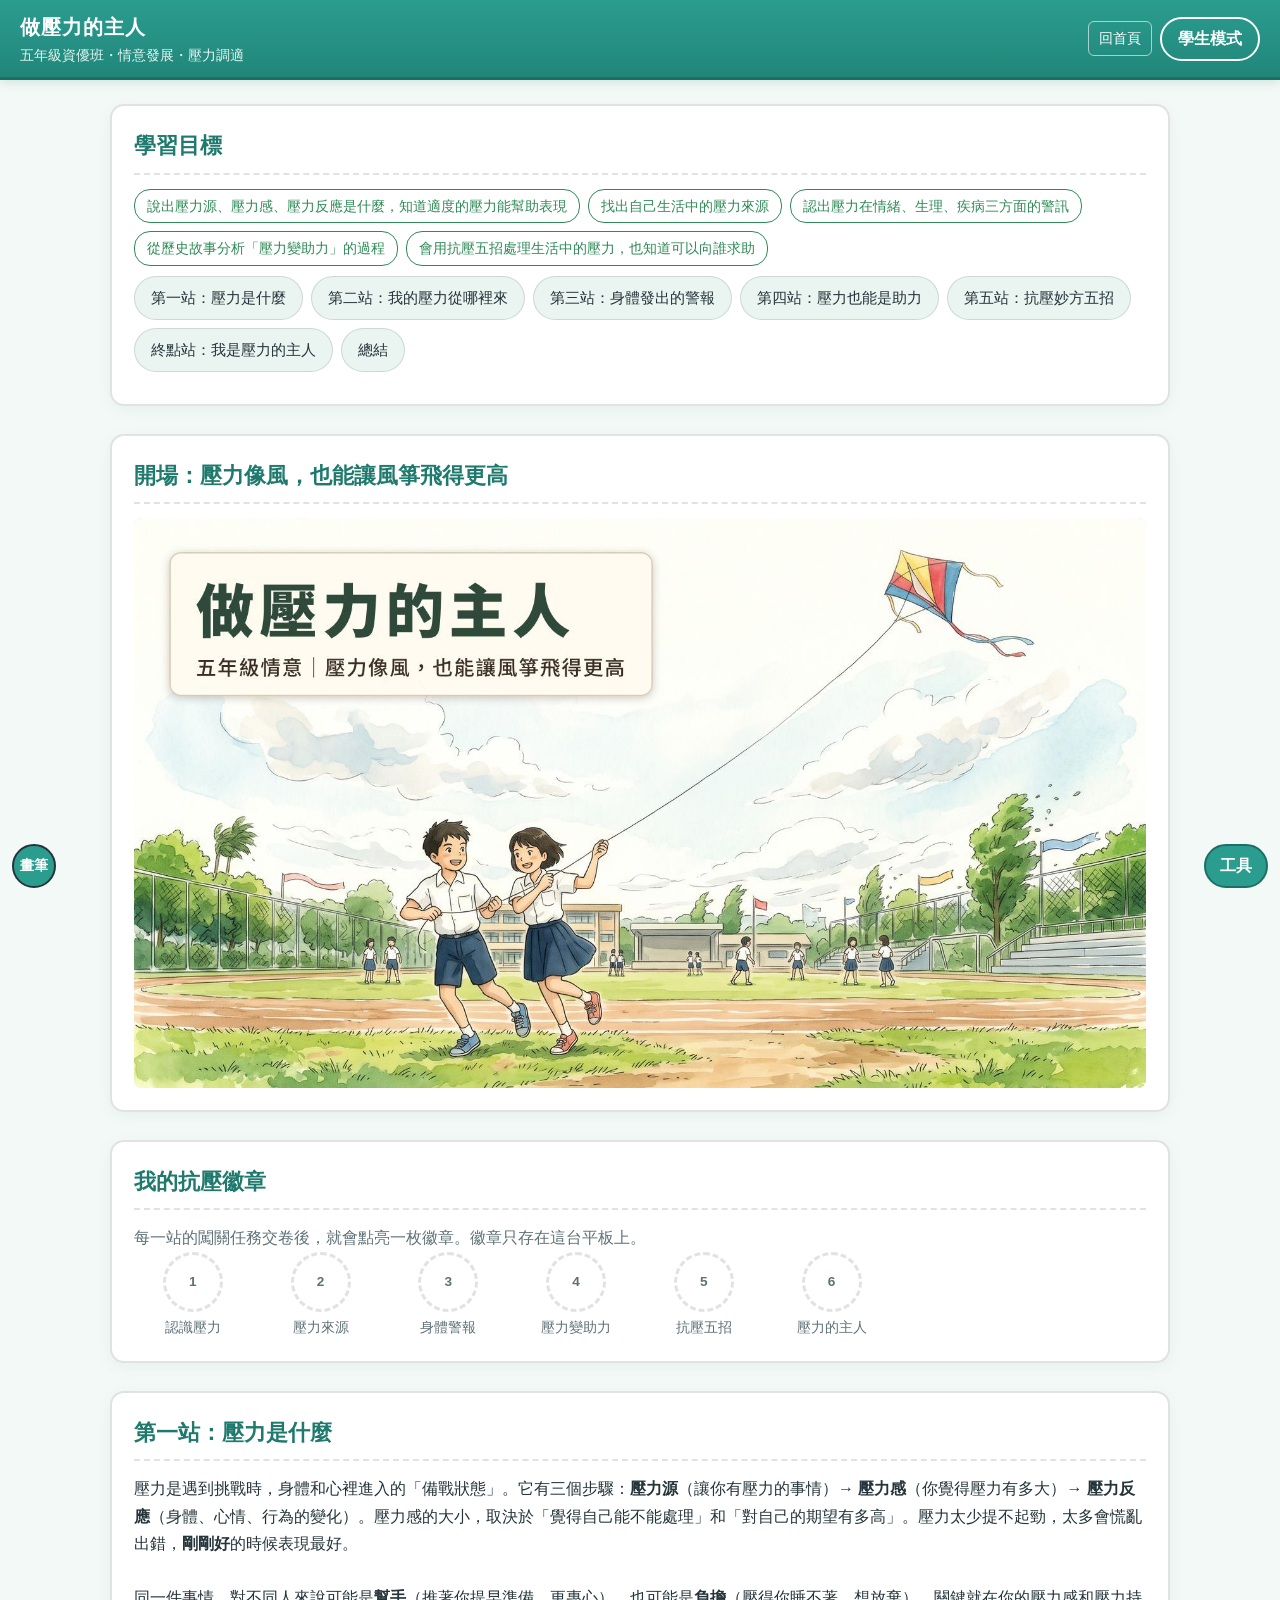
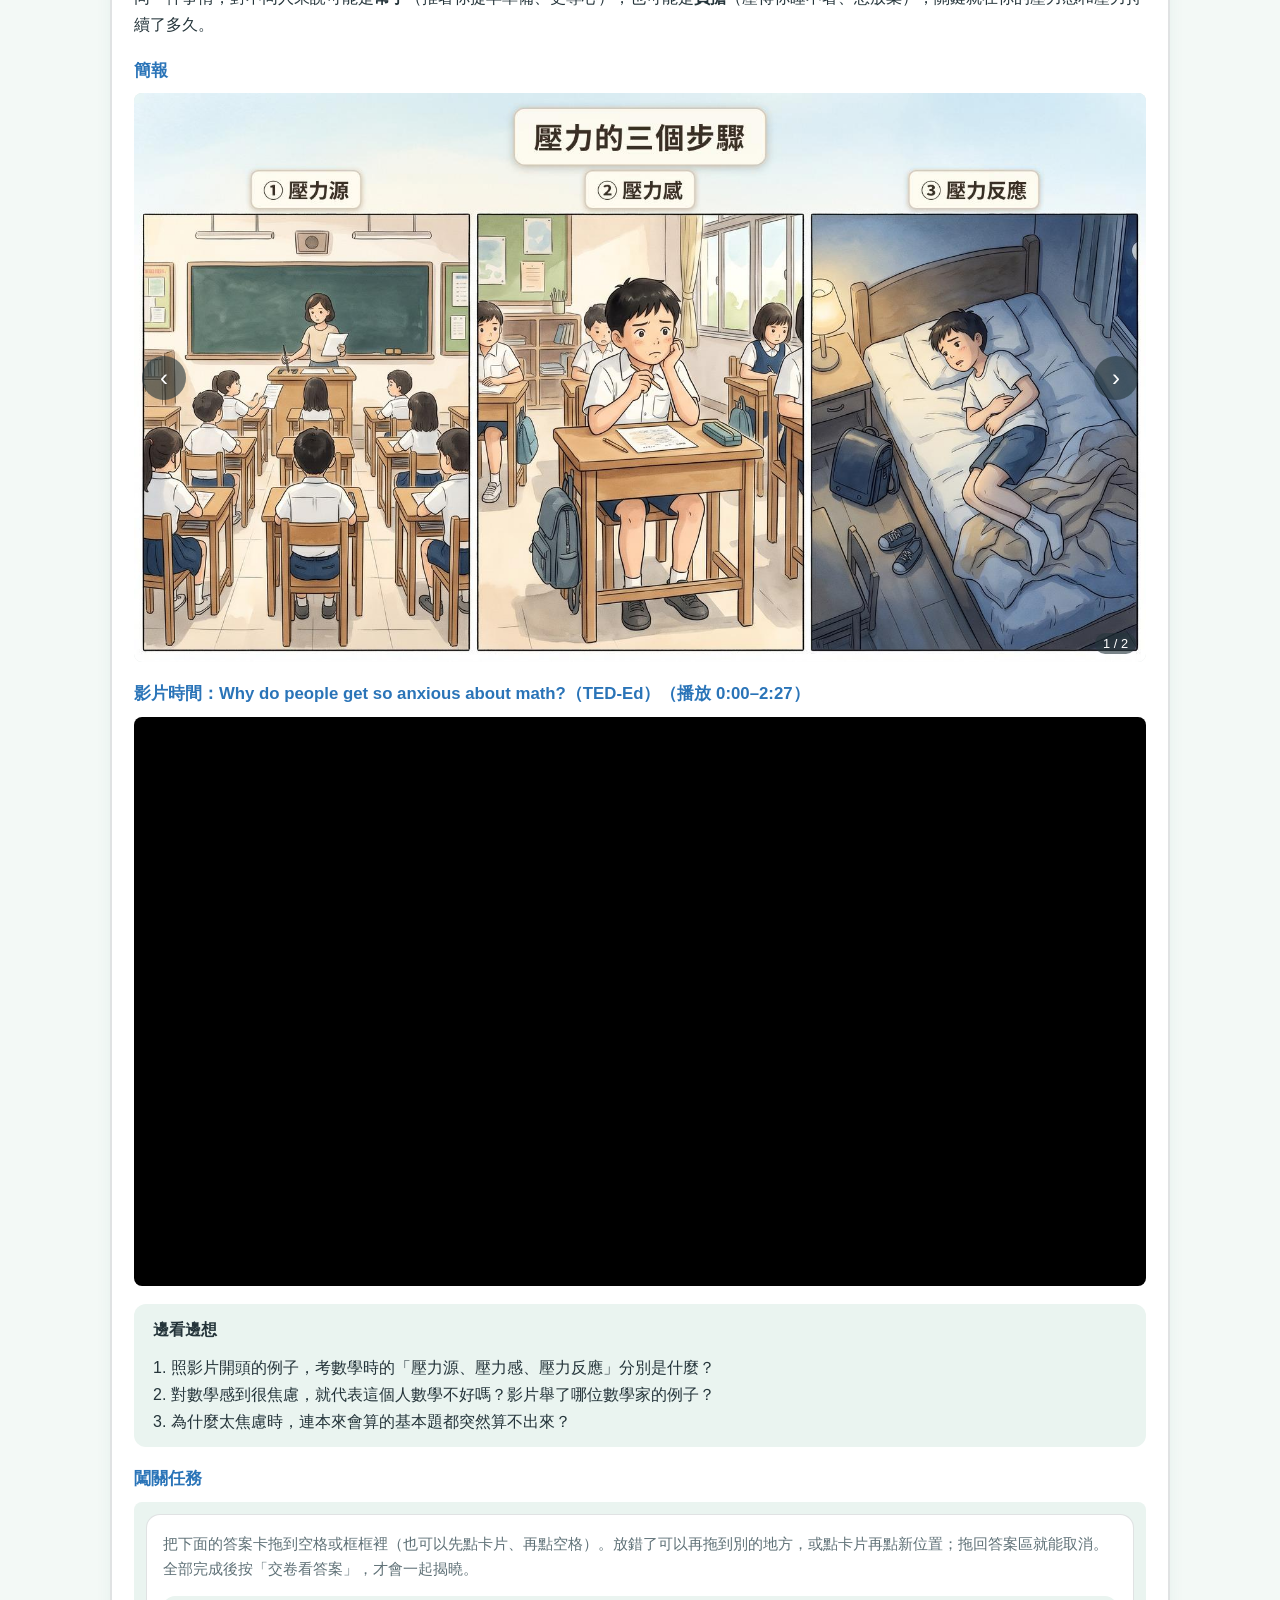
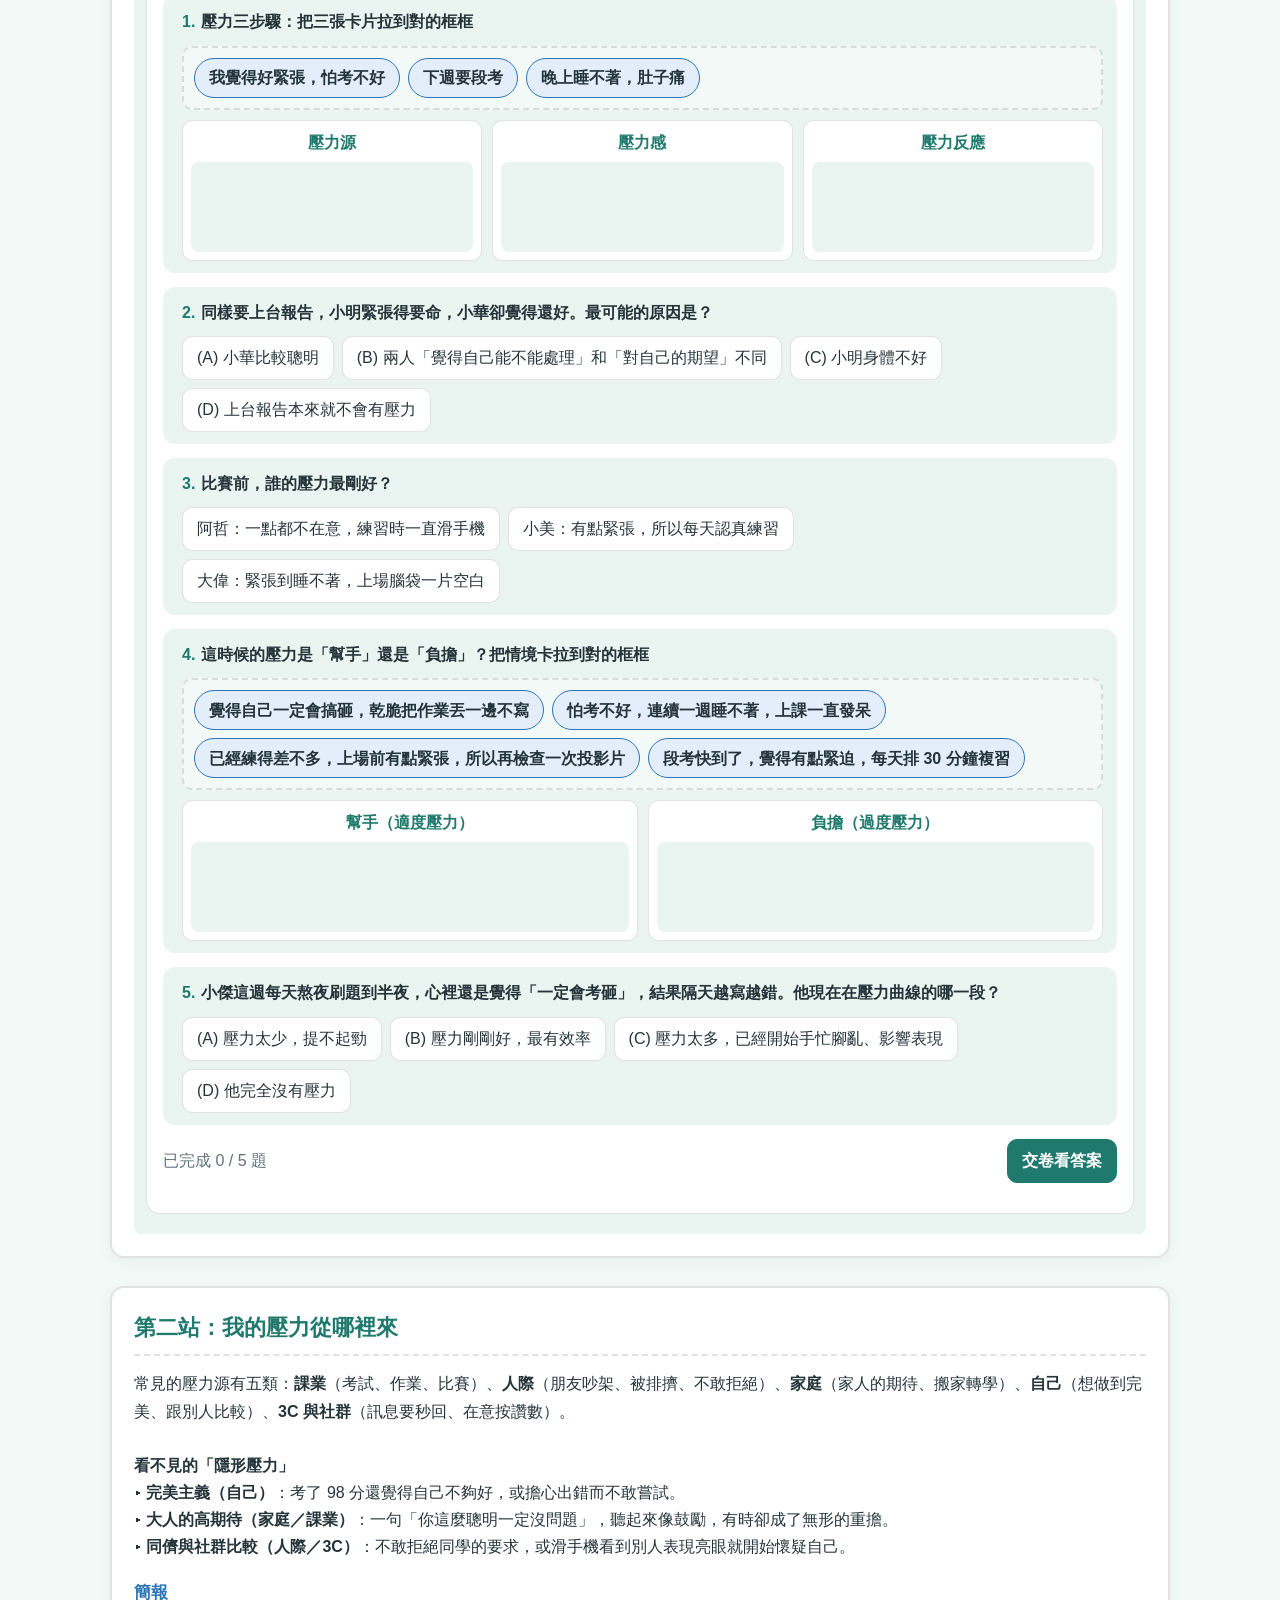
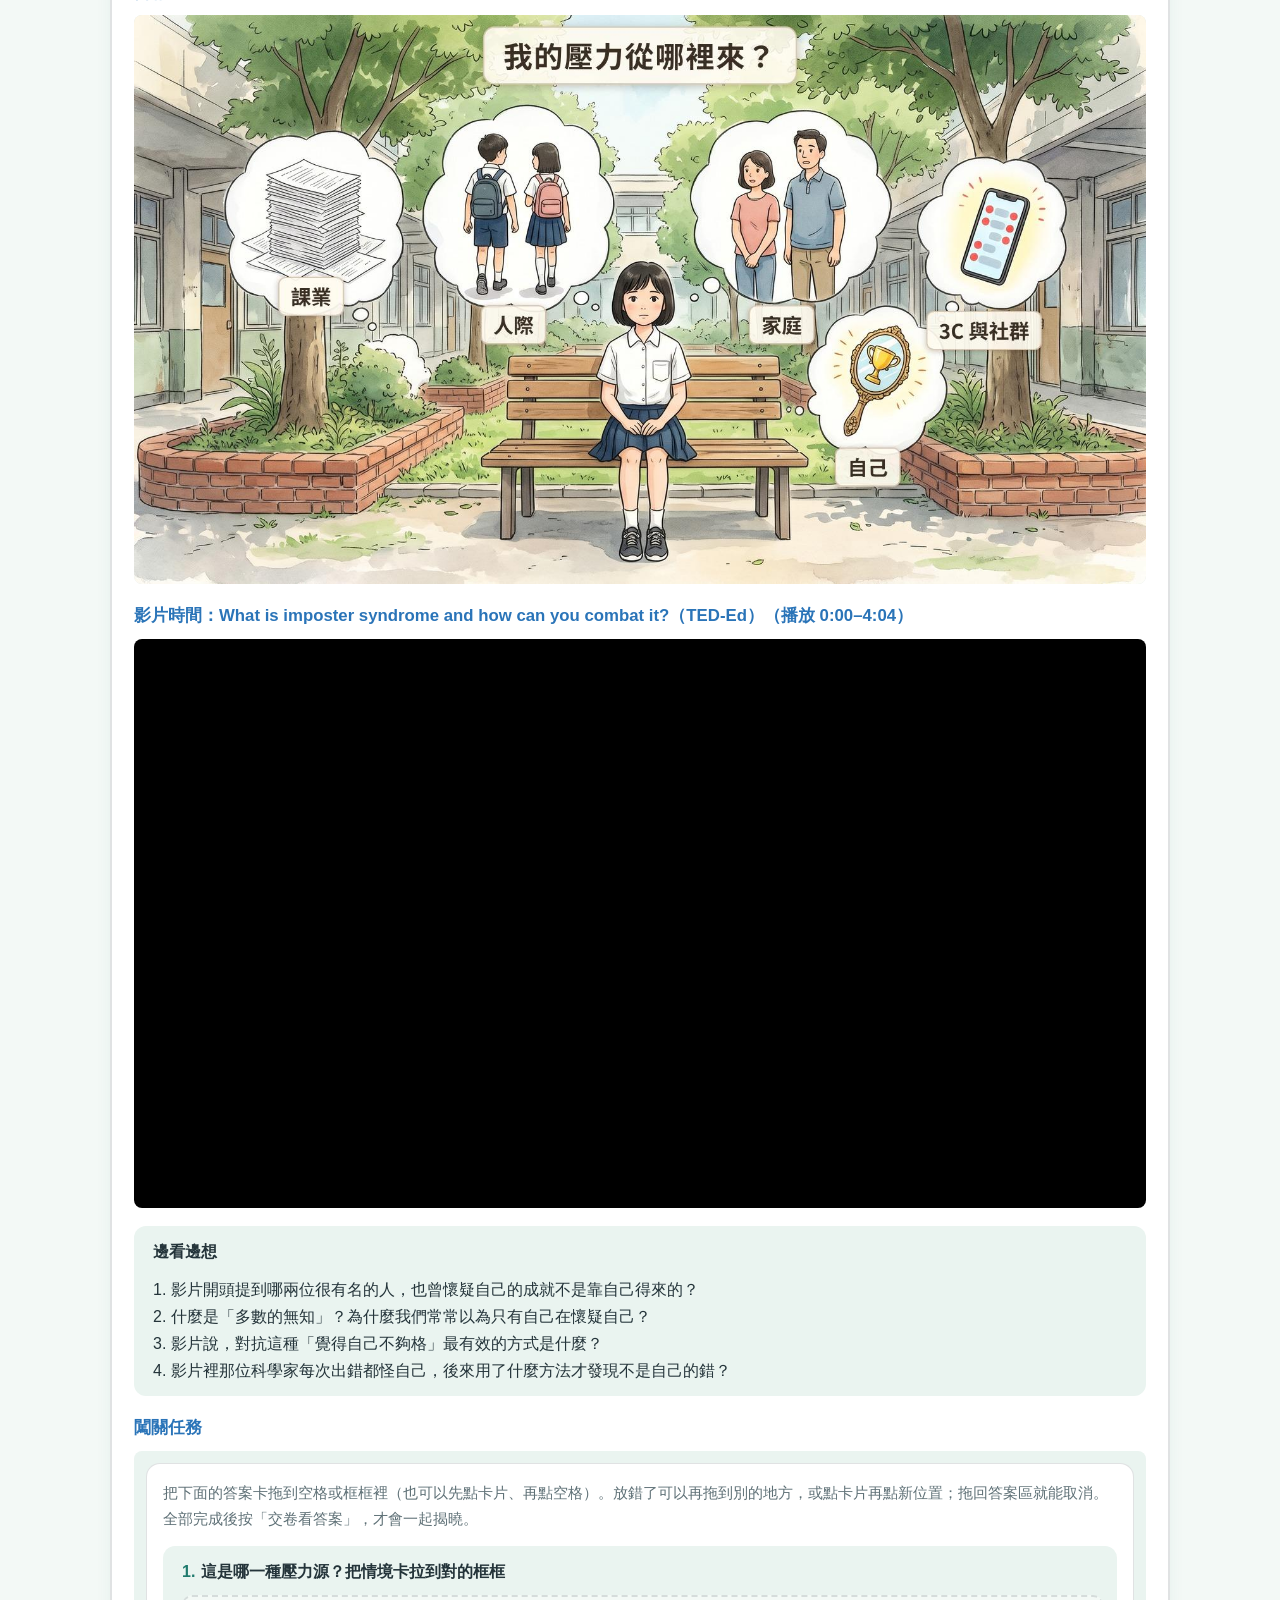
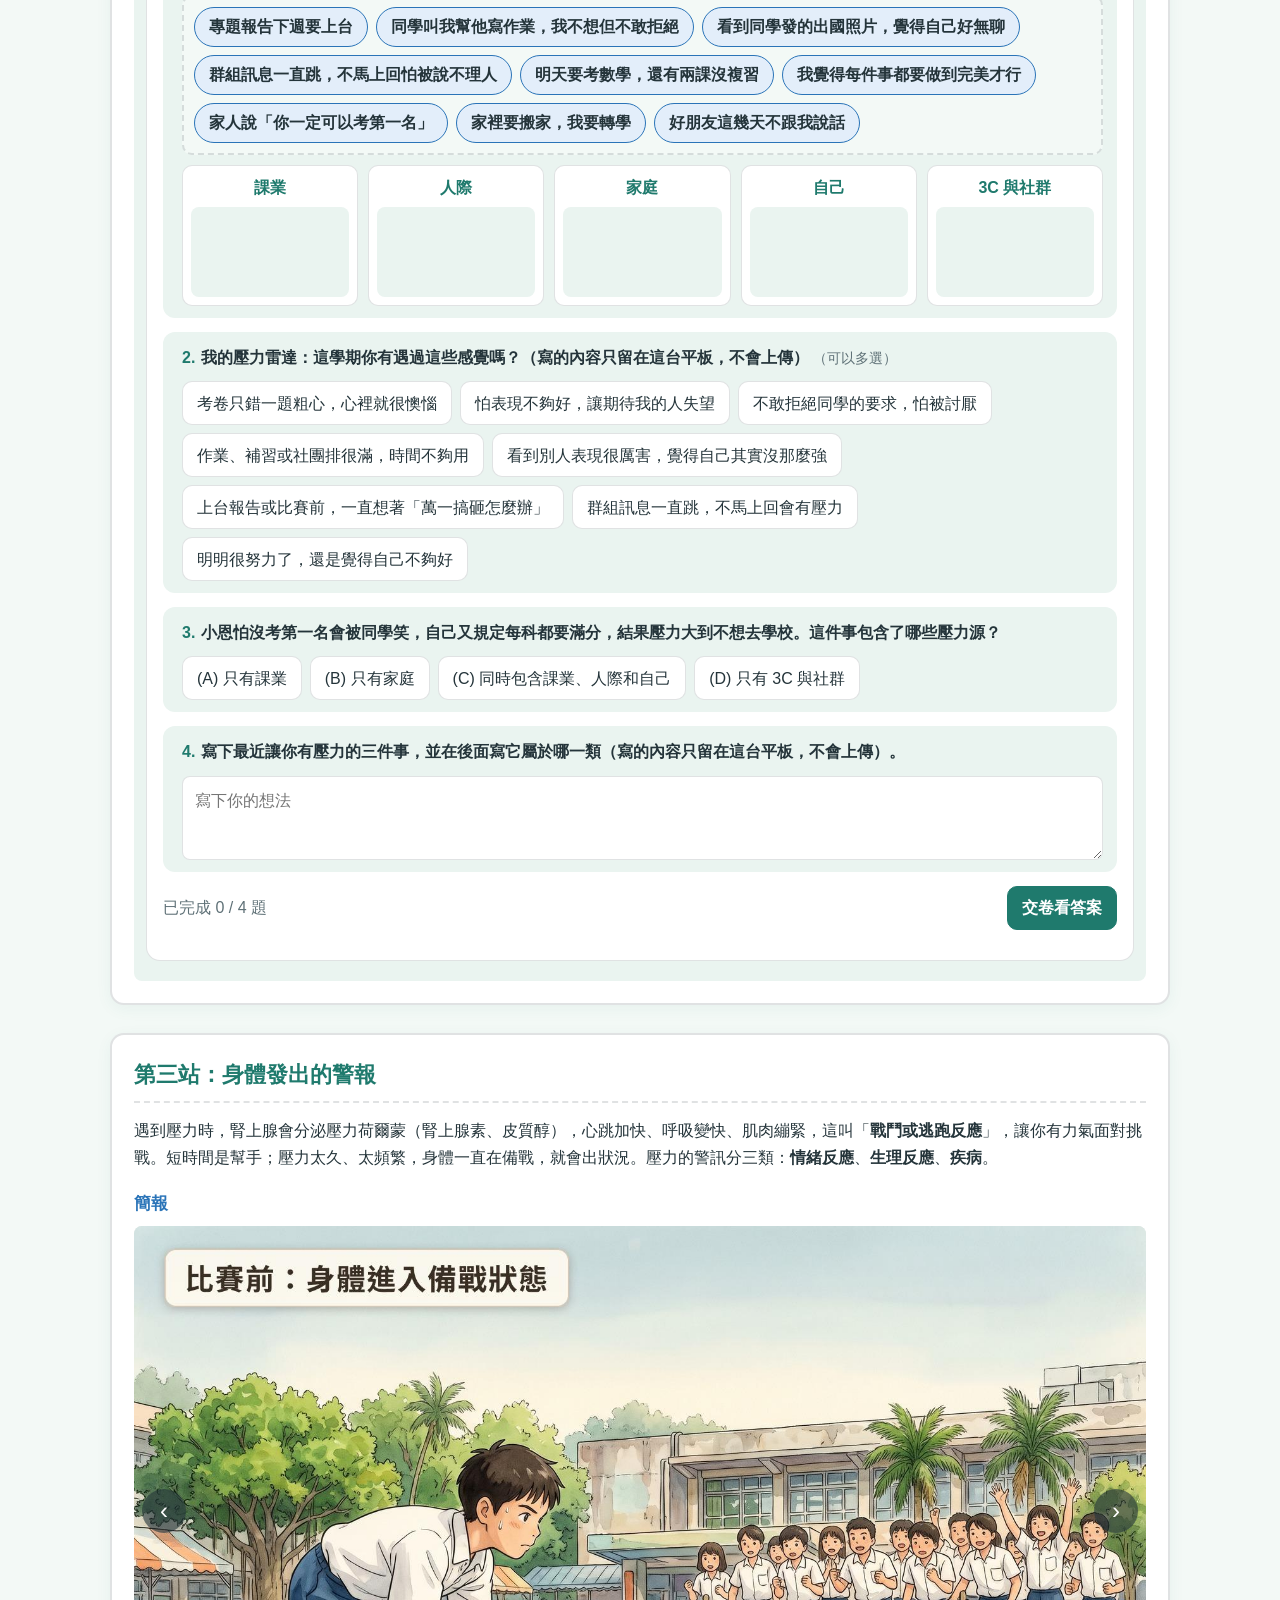
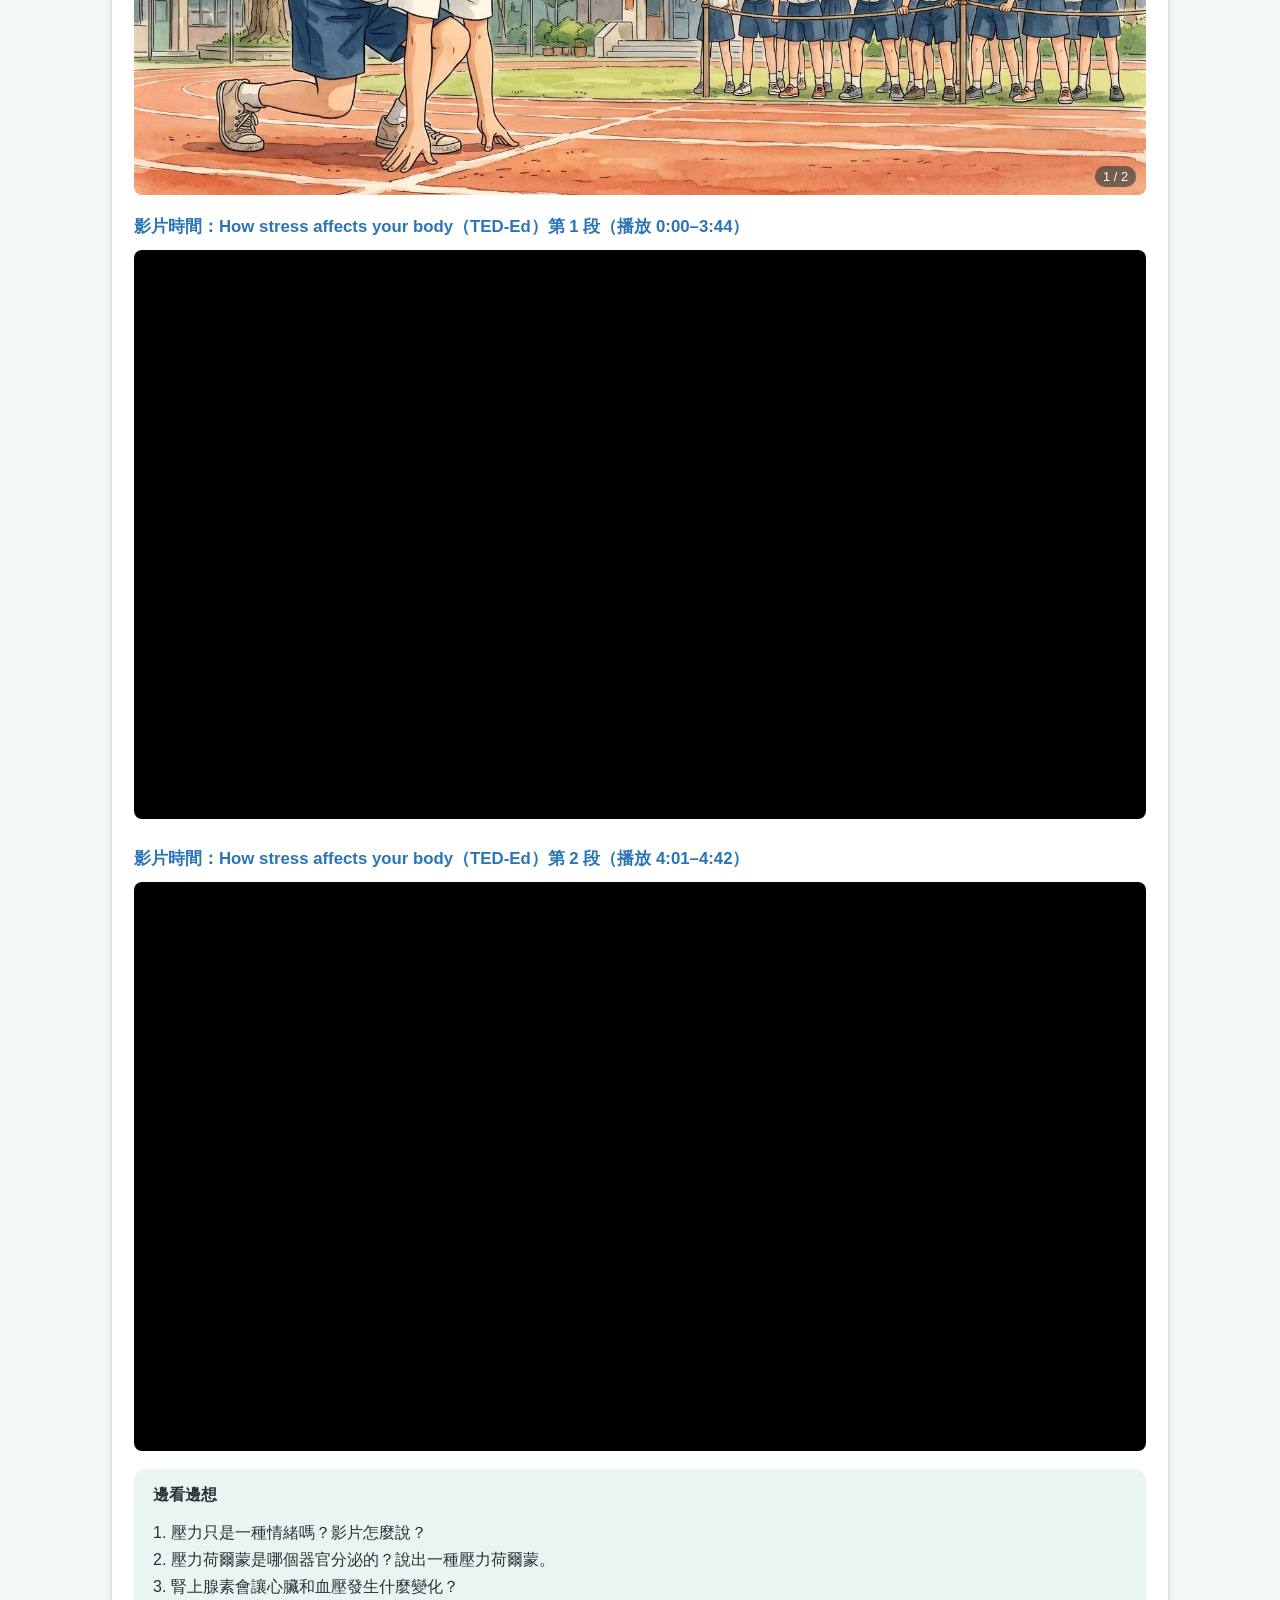
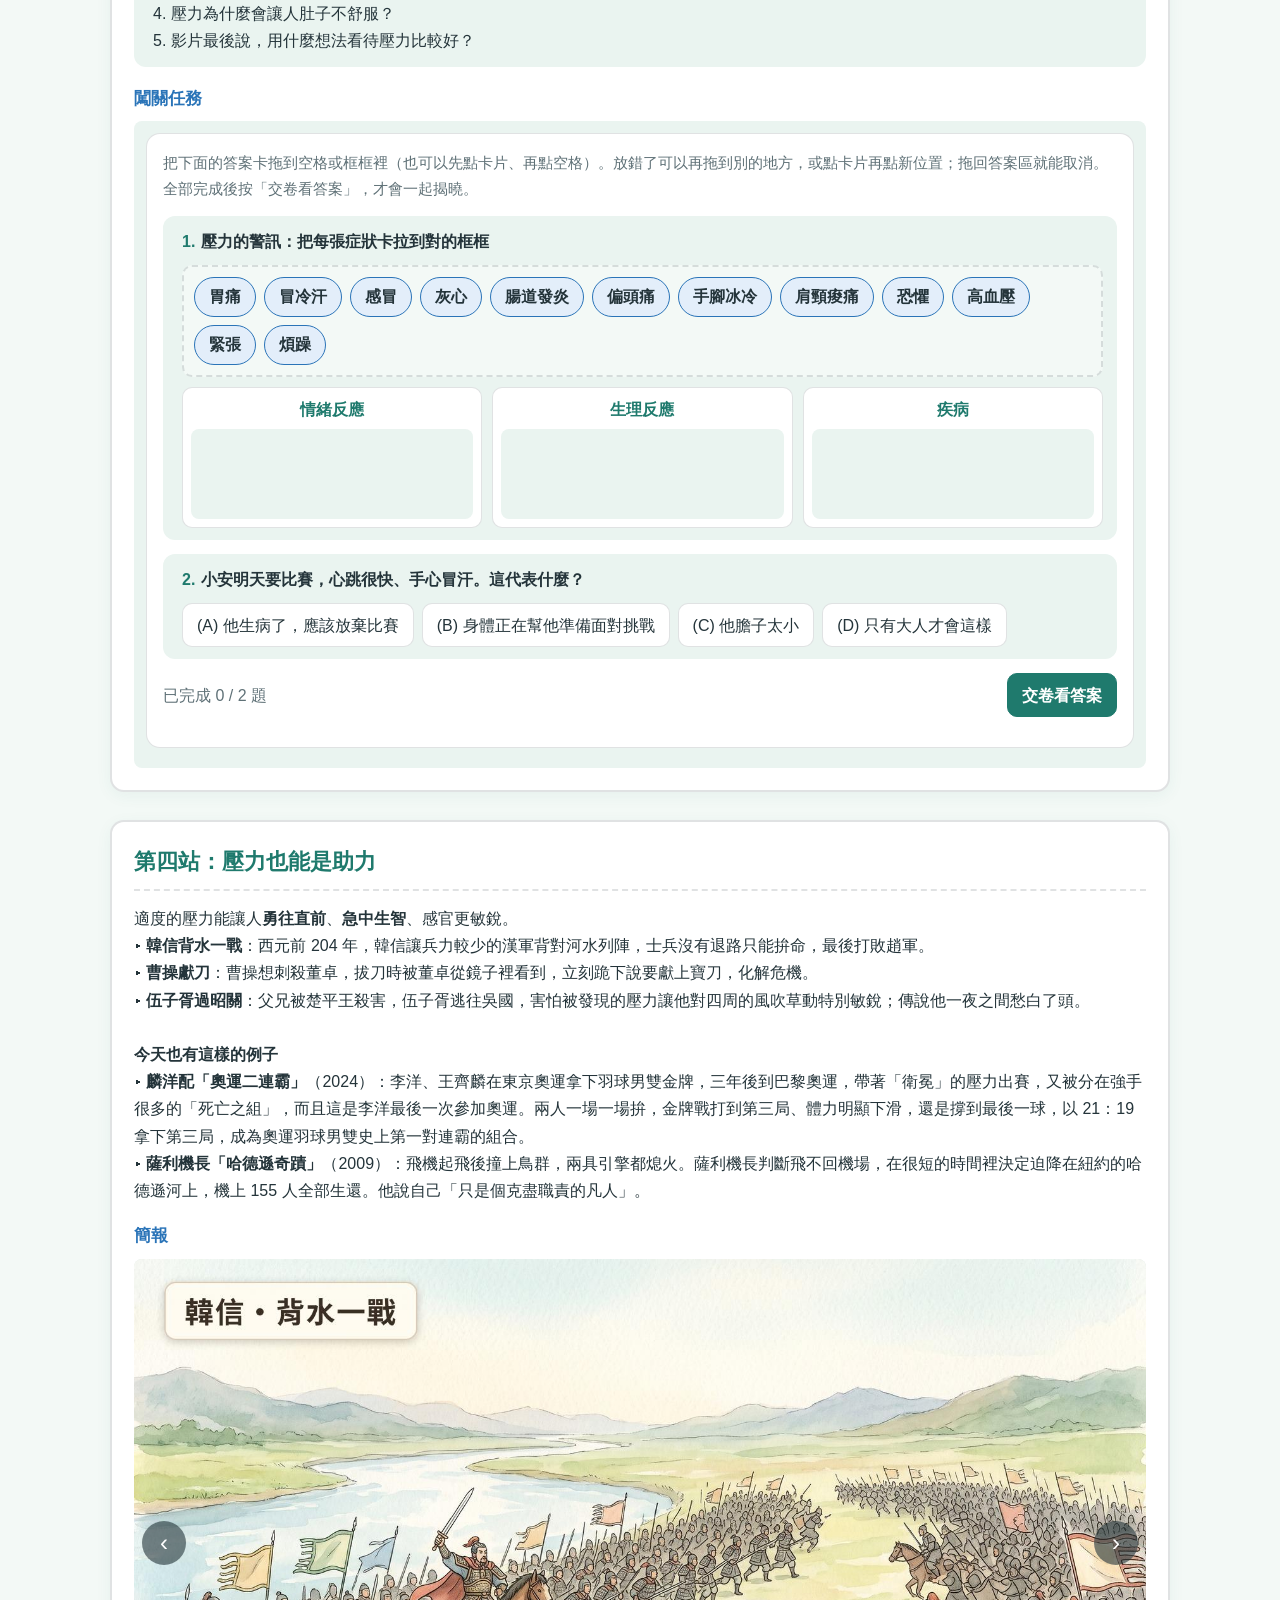
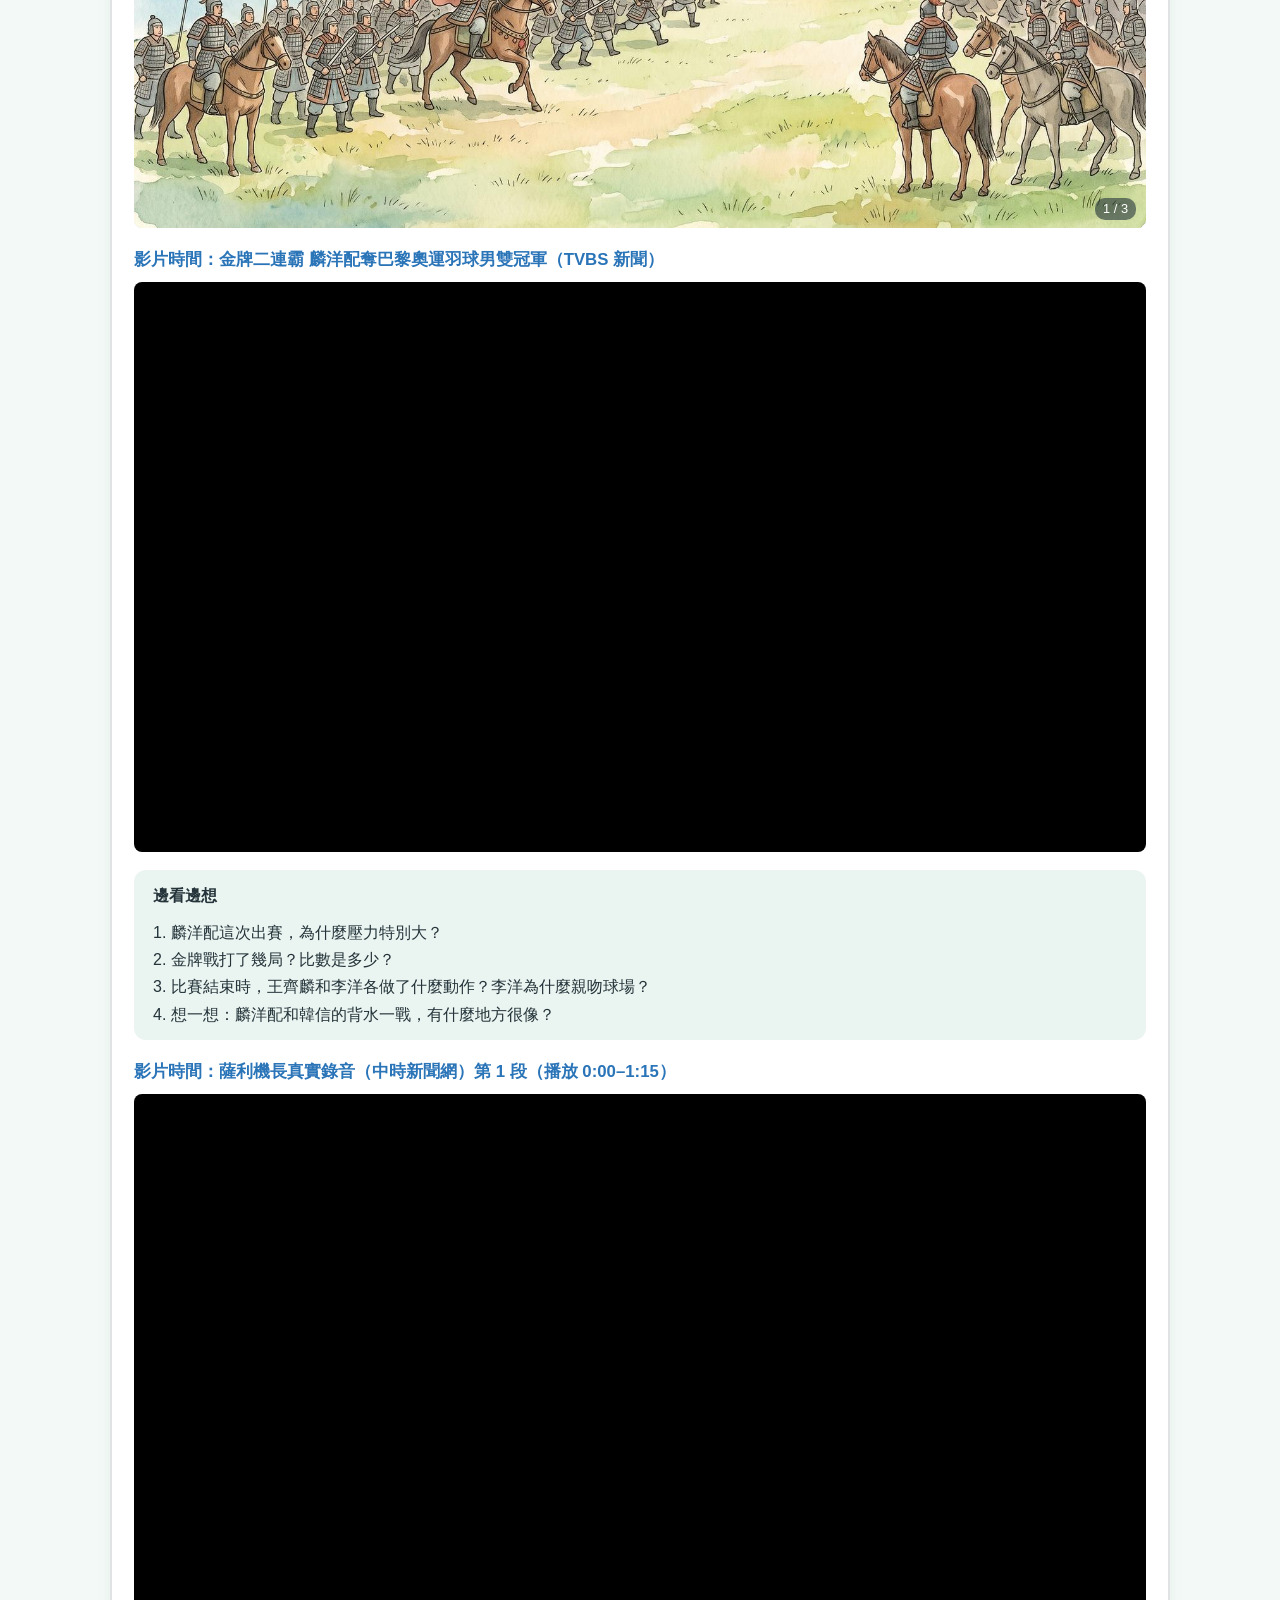
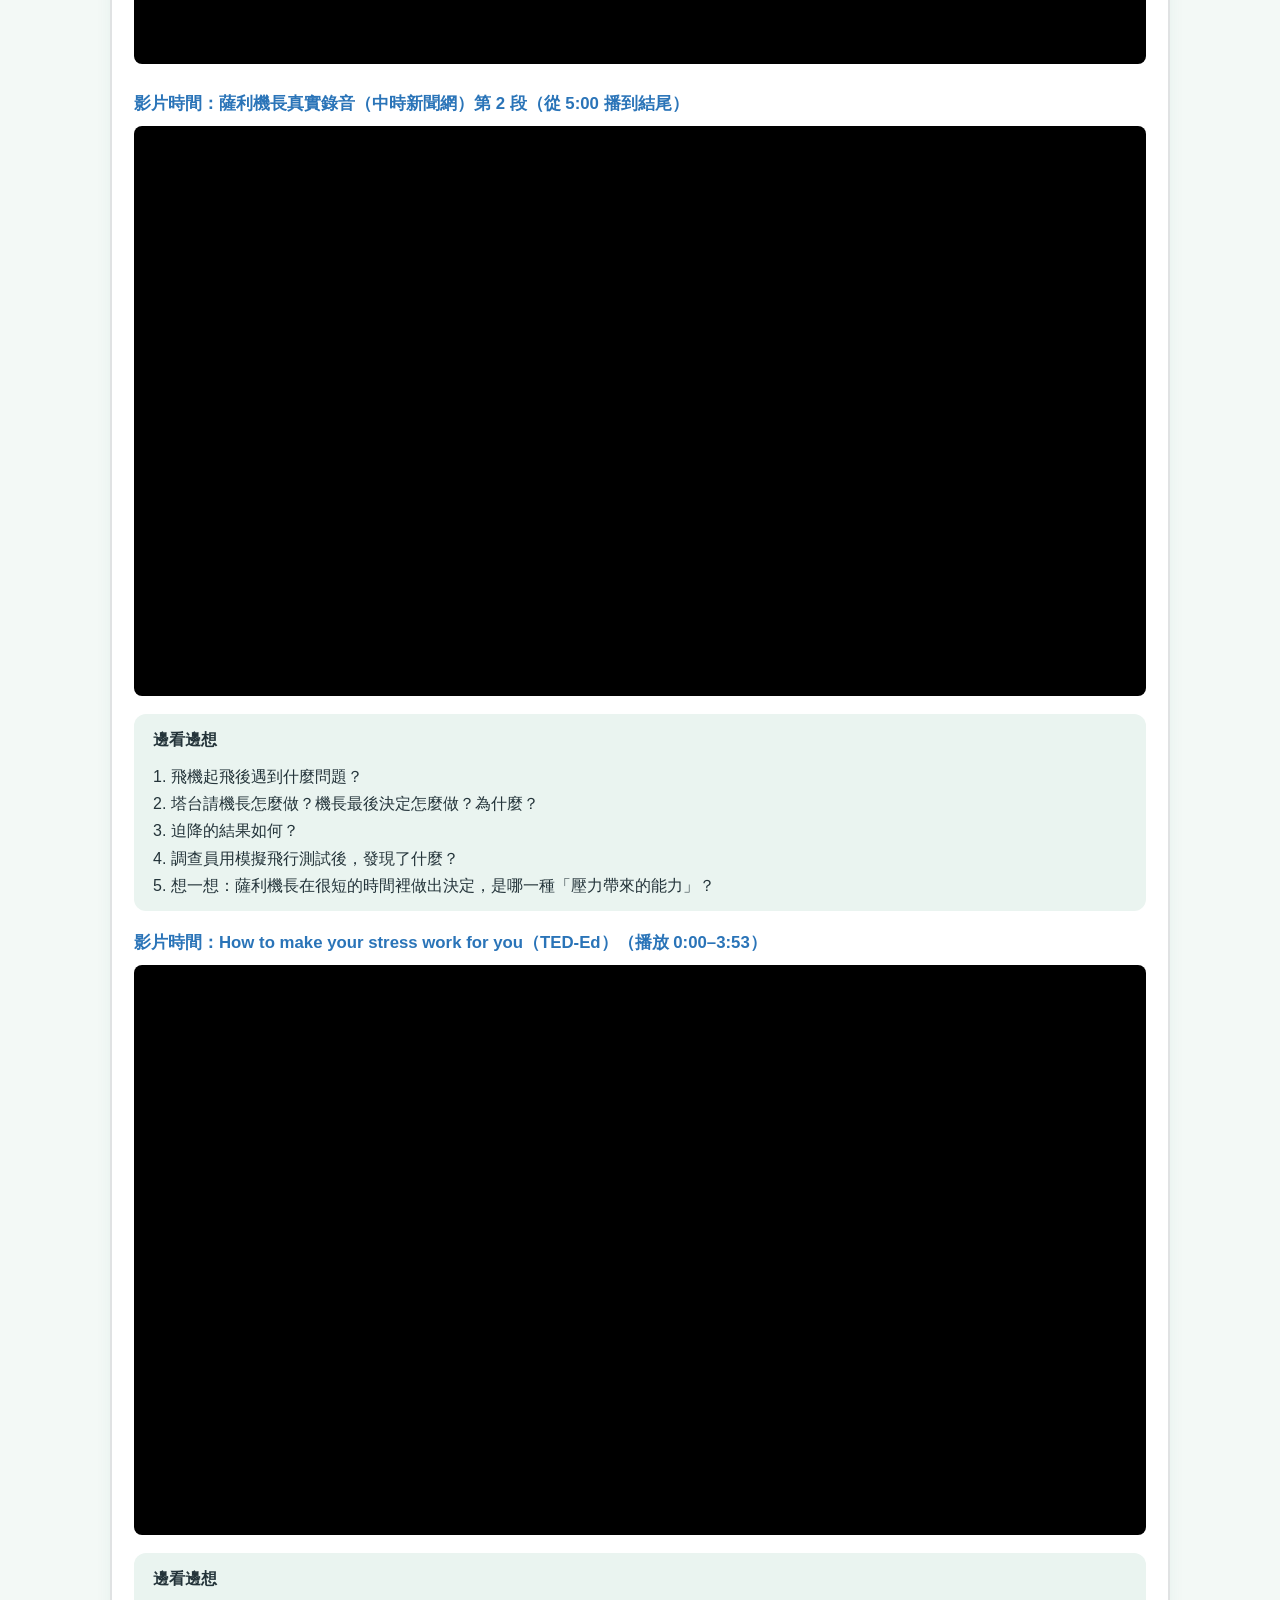
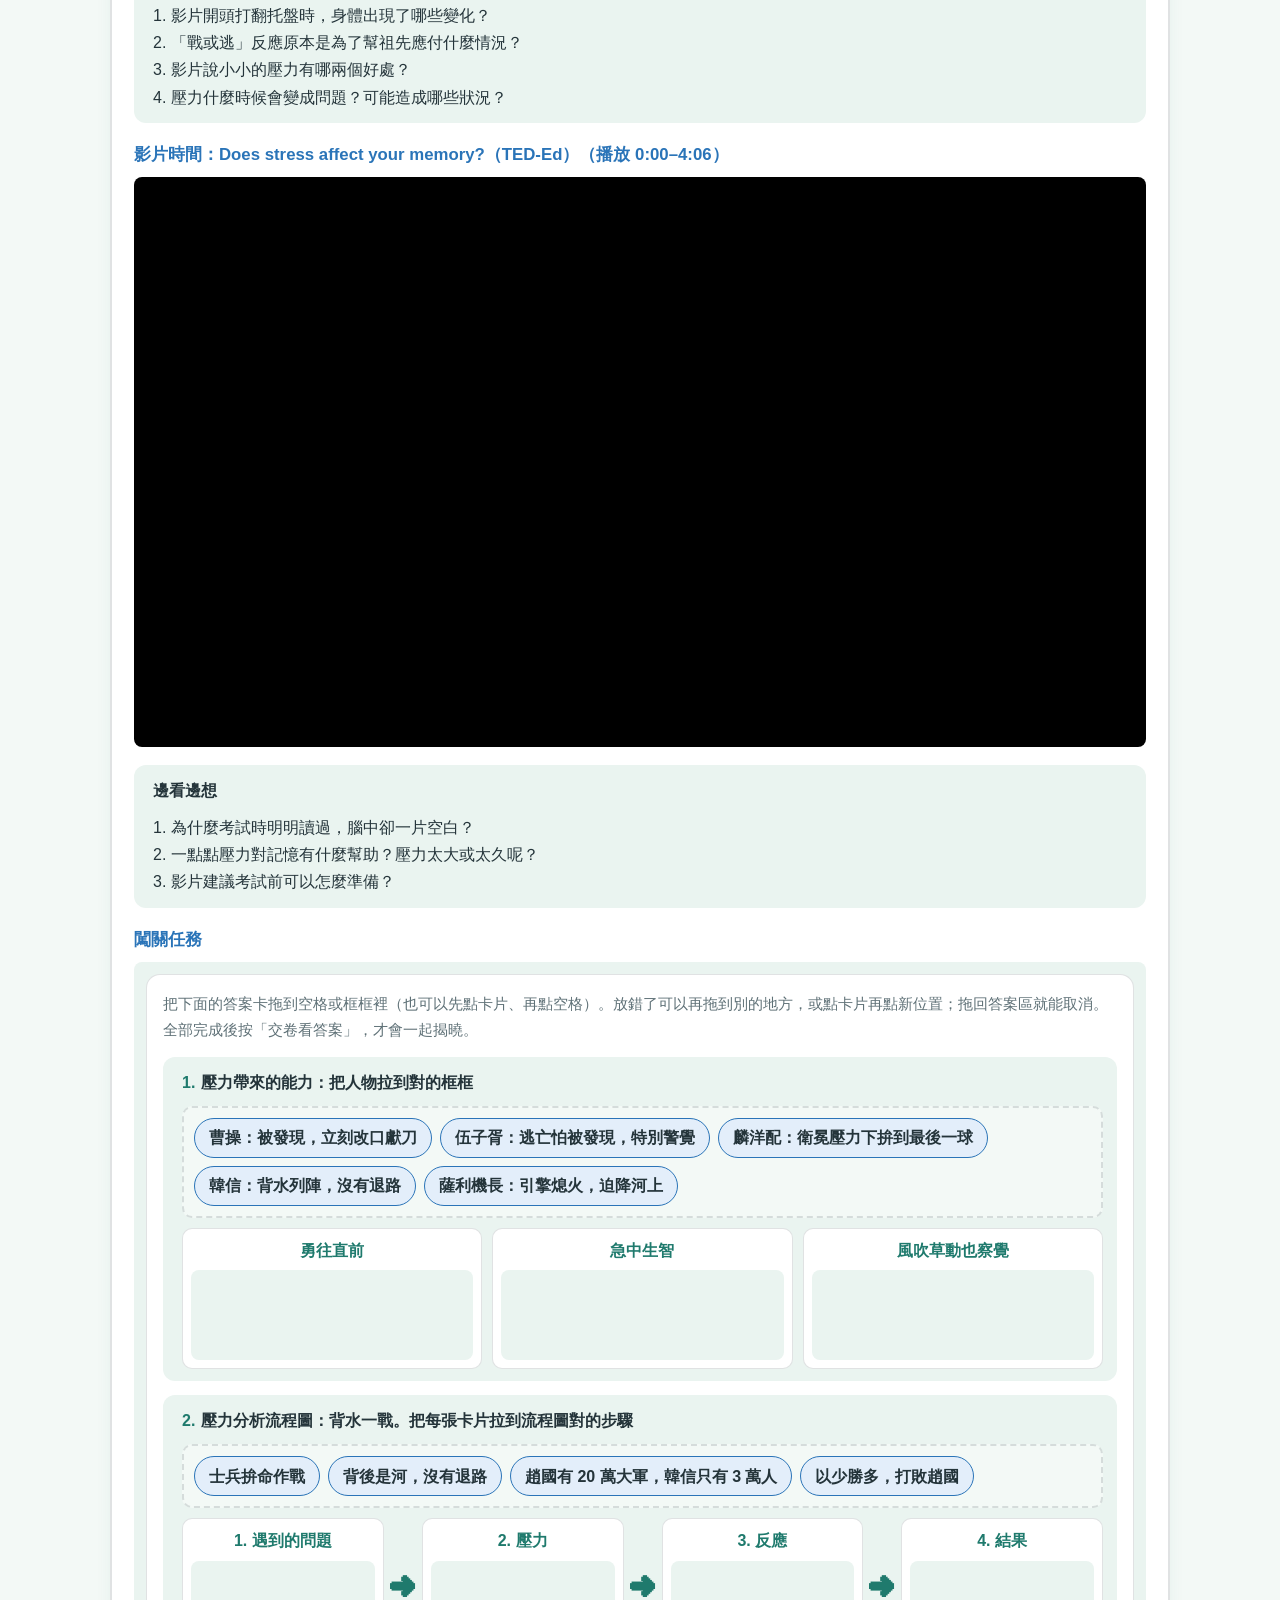
<file: units/g5-stress-master/index.html>
<!DOCTYPE html>
<html lang="zh-TW">
<head>
  <meta charset="UTF-8">
  <meta name="viewport" content="width=device-width, initial-scale=1.0">
  <title>做壓力的主人｜教學駕駛艙</title>
  <link rel="stylesheet" href="../../assets/cockpit.css?v=20261024w">
  <style>
    /* 本單元專用：闖關任務與抗壓徽章的樣式（只影響這一頁） */
    .game { display: grid; gap: 14px; padding: 16px; background: var(--board-2); border-radius: var(--radius); border: 1px solid var(--line); }
    .game .hint { color: var(--chalk-dim); font-size: .95rem; }
    .m-item { background: var(--board-3); border-radius: 12px; padding: 12px 14px; display: grid; gap: 10px; border-left: 5px solid transparent; }
    .m-item.ok { border-left-color: var(--green); }
    .m-item.bad { border-left-color: var(--pink); }
    .m-q { font-weight: 700; }
    .m-q .n { color: var(--title); margin-right: 6px; }
    .m-q .need { font-weight: 400; color: var(--chalk-dim); font-size: .9rem; margin-left: 4px; }
    .row { display: flex; flex-wrap: wrap; gap: 8px; align-items: center; }
    .g-btn { min-height: var(--touch); padding: 6px 14px; border-radius: 10px; border: 1.5px solid var(--line); background: var(--board-2); color: var(--chalk); text-align: left; }
    .g-btn:hover { border-color: var(--title); }
    .g-btn.picked { border-color: var(--blue); background: #e3eefa; font-weight: 700; }
    .g-btn.right { border-color: var(--green); background: #e2f3e8; }
    .g-btn.wrong { border-color: var(--pink); background: #fbe5e3; }
    .g-btn:disabled { cursor: default; }
    .g-main { background: var(--title); color: #fff; border-color: var(--title); font-weight: 700; text-align: center; }
    .g-main:hover { background: var(--wood-dark); }
    .sort-card { display: grid; grid-template-columns: minmax(0, 1fr) auto; gap: 8px; align-items: center; background: var(--board-2); border-radius: 10px; padding: 6px 10px; border: 1.5px solid transparent; }
    .sort-card.right { border-color: var(--green); }
    .sort-card.wrong { border-color: var(--pink); }
    @media (max-width: 560px) { .sort-card { grid-template-columns: 1fr; } }
    .why { display: none; color: var(--chalk); background: #fff8e6; border-radius: 8px; padding: 8px 12px; }
    .done .why { display: block; }
    .m-text { width: 100%; min-height: 84px; font: inherit; padding: 10px 12px; border-radius: 8px; border: 1px solid var(--line); background: var(--board-2); color: var(--chalk); resize: vertical; }
    .m-bar { display: flex; flex-wrap: wrap; gap: 10px; align-items: center; justify-content: space-between; }
    .m-status { color: var(--chalk-dim); }
    .m-score { font-size: 1.25rem; font-weight: 700; color: var(--title); }
    .m-ans { display: none; gap: 10px; }
    .done .m-ans { display: grid; }
    .m-ans img { border-radius: 10px; cursor: zoom-in; border: 1px solid var(--line); }
    /* 探險護照 */
    .rv-card { display: inline-grid; place-items: center; min-width: 7em; min-height: var(--touch); padding: 6px 16px; border-radius: 10px; border: 2px dashed var(--line); background: var(--board-2); color: var(--chalk-dim); font: inherit; font-weight: 700; cursor: pointer; }
    .rv-card.open { border-style: solid; border-color: var(--green); background: #e2f3e8; color: var(--chalk); }
    .rv-note { display: none; background: #fff8e6; border-radius: 8px; padding: 8px 12px; }
    .rv-note.show { display: block; }
    .stamps { display: grid; grid-template-columns: repeat(auto-fill, minmax(104px, 1fr)); gap: 10px; }
    .stamp { display: grid; justify-items: center; gap: 4px; text-align: center; font-size: .85rem; color: var(--chalk-dim); text-decoration: none; }
    .stamp span.c { width: 60px; height: 60px; border-radius: 50%; border: 3px dashed var(--line); display: grid; place-items: center; font-weight: 700; }
    .stamp.on { color: var(--chalk); }
    .stamp.on span.c { border: 3px double #a8322b; color: #a8322b; background: #fdf0ee; transform: rotate(-8deg); }
    .grad { display: none; color: #a8322b; font-weight: 700; font-size: 1.1rem; }
    .grad.show { display: block; }
    /* 拖曳答案卡 */
    .fill-text { line-height: 2.4; }
    .blank { display: inline-flex; align-items: center; justify-content: center; gap: 4px; min-width: 6em; min-height: 44px; vertical-align: middle; margin: 0 4px; padding: 1px; border: 2px dashed var(--blue); background: #f4f8fd; border-radius: 999px; }
    .blank .chip-d { margin: 0; }
    .blank:empty::after { content: '　'; }
    .blank:not(:empty) { min-width: 0; min-height: 0; padding: 0; border-color: transparent; background: none; }
    .blank:not(:empty) .chip-d { min-height: 36px; padding: 2px 14px; line-height: 1.4; }
    .blank.right, .blank.right:not(:empty) { border-color: transparent; background: none; }
    .blank.wrong, .blank.wrong:not(:empty) { border-color: transparent; background: none; }
    .blank.right .chip-d { border-color: var(--green); background: #e2f3e8; }
    .blank.wrong .chip-d { border-color: var(--pink); background: #fbe5e3; }
    .blank.wrong:empty { border-color: var(--pink); border-style: solid; background: #fbe5e3; }
    .bank { display: flex; flex-wrap: wrap; gap: 8px; min-height: 56px; padding: 10px; border: 2px dashed var(--line); border-radius: 10px; background: var(--board); }
    .done .bank:empty { display: none; }
    .chip-d { min-height: 40px; padding: 4px 14px; border-radius: 999px; border: 1.5px solid var(--blue); background: #e3eefa; color: var(--chalk); font-weight: 700; touch-action: none; user-select: none; -webkit-user-select: none; cursor: grab; }
    body.dragging, body.dragging * { user-select: none; -webkit-user-select: none; cursor: grabbing; }
    .chip-d.sel { outline: 3px solid var(--yellow); outline-offset: 2px; }
    .chip-d.lift { opacity: .35; }
    .chip-d.ghost { position: fixed; z-index: 999; pointer-events: none; transform: translate(-50%, -50%) scale(1.06); box-shadow: 0 6px 18px rgba(0,0,0,.2); }
    .chip-d.right { border-color: var(--green); background: #e2f3e8; }
    .chip-d.wrong { border-color: var(--pink); background: #fbe5e3; }
    .done .chip-d { cursor: default; }
    .fix { font-weight: 700; color: var(--green); margin-left: 4px; font-size: .9rem; }
    .fix::before { content: '→ '; }
    .bins { display: grid; grid-template-columns: repeat(auto-fit, minmax(170px, 1fr)); gap: 10px; }
    .bin { background: var(--board-2); border-radius: 10px; padding: 8px; display: grid; grid-template-rows: auto 1fr; gap: 6px; border: 1.5px solid var(--line); }
    .bin-t { font-weight: 700; color: var(--title); text-align: center; }
    /* 流程圖：框和框之間加箭頭，看得出先後順序 */
    .bins.flow { display: flex; align-items: stretch; gap: 6px; }
    .bins.flow .bin { flex: 1 1 0; min-width: 0; }
    .flow-arrow { display: flex; align-items: center; justify-content: center; color: var(--title); font-size: 1.6rem; font-weight: 700; flex: 0 0 auto; }
    @media (max-width: 640px) { .bins.flow { flex-direction: column; } .flow-arrow { transform: rotate(90deg); } }
    .binzone { display: flex; flex-direction: column; align-items: flex-start; gap: 6px; min-height: 90px; padding: 6px; border-radius: 8px; background: var(--board-3); }
  </style>
</head>
<body>
  <script src="../../assets/config.js?v=20261024w"></script>
  <script src="../../assets/vendor/qrcode.js?v=20261024w"></script>
  <script src="../../assets/cockpit.js?v=20261024w"></script>
  <script>
    /* ── 闖關任務 ──
     * 框架的互動區給的是 640×360 畫布；任務需要按鈕和文字，
     * 所以 dom() 把畫布換成一般的區塊（只影響本單元，不改共用的 cockpit.js）。
     * 學生先全部作答，按「交卷看答案」才一次揭曉對錯、解說與參考答案圖。 */
    function dom(build) {
      return function (canvas, out) {
        var box = document.createElement('div');
        box.className = 'game';
        canvas.replaceWith(box);
        build(box, out);
      };
    }
    function h(tag, cls, text) { var n = document.createElement(tag); if (cls) n.className = cls; if (text != null) n.textContent = text; return n; }
    function same(a, b) { return a.length === b.length && a.every(function (x) { return b.indexOf(x) >= 0; }); }
    function shuffle(a) { a = a.slice(); for (var i = a.length - 1; i > 0; i--) { var j = Math.floor(Math.random() * (i + 1)); var t = a[i]; a[i] = a[j]; a[j] = t; } return a; }

    /* ── 拖曳：把答案卡拉進空格或分類框 ──
     * 手指或滑鼠按住卡片拖到空格放開；也可以先點卡片、再點空格。點空格裡的卡片會退回卡片區。 */
    function dragKit(box) {
      var picked = null, drag = null;
      function locked() { return box.classList.contains('done'); }
      function select(c) {
        if (picked) picked.classList.remove('sel');
        picked = c && c !== picked ? c : null;
        if (picked) picked.classList.add('sel');
      }
      function bankOf(c) { return c.closest('.m-item').querySelector('.bank'); }
      function place(c, zone) {
        if (!zone || zone.closest('.m-item') !== c.closest('.m-item')) return false;
        if (zone.classList.contains('blank')) {
          var old = zone.querySelector('.chip-d');
          if (old === c) return true;
          if (old) bankOf(c).appendChild(old);
        }
        zone.appendChild(c);
        zone.closest('.m-item').dispatchEvent(new Event('change', { bubbles: true }));
        return true;
      }
      function chip(text, data) {
        var c = h('button', 'chip-d', text);
        c.type = 'button';
        Object.keys(data || {}).forEach(function (k) { c.dataset[k] = data[k]; });
        c.addEventListener('pointerdown', function (e) {
          if (locked()) return;
          e.preventDefault();
          drag = { c: c, x: e.clientX, y: e.clientY, ghost: null, id: e.pointerId };
          document.body.classList.add('dragging');
          c.setPointerCapture(e.pointerId);
        });
        c.addEventListener('pointermove', function (e) {
          if (!drag || drag.c !== c) return;
          if (!drag.ghost && Math.hypot(e.clientX - drag.x, e.clientY - drag.y) > 6) {
            drag.ghost = c.cloneNode(true);
            drag.ghost.className = 'chip-d ghost';
            document.body.appendChild(drag.ghost);
            c.classList.add('lift');
          }
          if (drag.ghost) { drag.ghost.style.left = e.clientX + 'px'; drag.ghost.style.top = e.clientY + 'px'; }
        });
        function end(e) {
          if (!drag || drag.c !== c) return;
          var d = drag; drag = null;
          document.body.classList.remove('dragging');
          if (d.ghost) {
            d.ghost.remove(); c.classList.remove('lift');
            var under = document.elementFromPoint(e.clientX, e.clientY);
            var zone = under && (under.closest('.dz') || (under.closest('.bin') && under.closest('.bin').querySelector('.binzone')));
            if (zone && zone.classList.contains('bank') && zone.closest('.m-item') === c.closest('.m-item')) { zone.appendChild(c); c.closest('.m-item').dispatchEvent(new Event('change', { bubbles: true })); }
            else place(c, zone);
            select(null);
          } else if (picked && picked !== c && !picked.parentNode.classList.contains('bank') && c.parentNode.classList.contains('bank') && c.closest('.m-item') === picked.closest('.m-item')) {
            var back = picked; c.parentNode.appendChild(back); select(null); back.closest('.m-item').dispatchEvent(new Event('change', { bubbles: true }));
          } else select(c);
        }
        c.addEventListener('pointerup', end);
        c.addEventListener('pointercancel', function () { if (drag && drag.ghost) { drag.ghost.remove(); c.classList.remove('lift'); } drag = null; document.body.classList.remove('dragging'); });
        return c;
      }
      box.addEventListener('click', function (e) {
        if (locked() || !picked || e.target.closest('.chip-d')) return;
        var zone = e.target.closest('.dz') || (e.target.closest('.bin') && e.target.closest('.bin').querySelector('.binzone'));
        if (!zone || zone.closest('.m-item') !== picked.closest('.m-item')) return;
        if (zone.classList.contains('bank')) { zone.appendChild(picked); zone.closest('.m-item').dispatchEvent(new Event('change', { bubbles: true })); select(null); }
        else if (place(picked, zone)) select(null);
      });
      return { chip: chip };
    }

    // 題型：fill 填空（把答案卡拉進空格）、sort 分類（把卡片拉進分類框）、
    //       choice 單選、multi 複選、pick 自由複選（沒有標準答案）、open 自由書寫
    function mission(id, items, answers) {
      return dom(function (box) {
        box.appendChild(h('p', 'hint', '把下面的答案卡拖到空格或框框裡（也可以先點卡片、再點空格）。放錯了可以再拖到別的地方，或點卡片再點新位置；拖回答案區就能取消。全部完成後按「交卷看答案」，才會一起揭曉。'));
        var kit = dragKit(box), states = [];
        items.forEach(function (it, k) {
          var card = h('div', 'm-item'), q = h('div', 'm-q');
          q.appendChild(h('span', 'n', (k + 1) + '.'));
          q.appendChild(document.createTextNode(it.q));
          if (it.type === 'multi') q.appendChild(h('span', 'need', '（選 ' + it.a.length + ' 個）'));
          if (it.type === 'pick') q.appendChild(h('span', 'need', '（可以多選）'));
          card.appendChild(q);
          var st = { it: it, card: card, pick: [], btns: [] };

          if (it.type === 'fill' || it.type === 'sort') {
            var bank = h('div', 'bank dz');
            if (it.type === 'fill') {
              var p = h('div', 'fill-text'), words = [];
              it.text.split(/(\{[^}]+\})/).forEach(function (part) {
                var m = part.match(/^\{(.+)\}$/);
                if (m) { var z = h('span', 'dz blank'); z.dataset.ans = m[1]; p.appendChild(z); words.push(m[1]); }
                else if (part) p.appendChild(document.createTextNode(part));
              });
              card.appendChild(p);
              shuffle(words.concat(it.extra || [])).forEach(function (w) { bank.appendChild(kit.chip(w)); });
              card.appendChild(bank);
            } else {
              shuffle(it.cards).forEach(function (c) { bank.appendChild(kit.chip(c[0], { bin: c[1] })); });
              card.appendChild(bank);
              var bins = h('div', it.flow ? 'bins flow' : 'bins');
              it.labels.forEach(function (lb, li) {
                if (it.flow && li > 0) bins.appendChild(h('div', 'flow-arrow', '➜'));
                var b = h('div', 'bin'), z = h('div', 'dz binzone');
                if (it.flow) lb = (li + 1) + '. ' + lb;
                b.appendChild(h('div', 'bin-t', lb));
                z.dataset.bin = li;
                b.appendChild(z);
                bins.appendChild(b);
              });
              card.appendChild(bins);
            }
            st.bank = bank;
            card.addEventListener('change', update);
          } else if (it.type === 'choice' || it.type === 'multi' || it.type === 'pick') {
            var row = h('div', 'row');
            it.opts.forEach(function (o, i) {
              var b = h('button', 'g-btn', o);
              b.onclick = function () {
                if (box.classList.contains('done')) return;
                if (it.type === 'choice') st.pick = [i];
                else {
                  var at = st.pick.indexOf(i);
                  if (at >= 0) st.pick.splice(at, 1);
                  else if (it.type === 'pick' || st.pick.length < it.a.length) st.pick.push(i);
                }
                st.btns.forEach(function (x, j) { x.classList.toggle('picked', st.pick.indexOf(j) >= 0); });
                update();
              };
              st.btns.push(b);
              row.appendChild(b);
            });
            card.appendChild(row);
          } else if (it.type === 'open') {
            st.text = h('textarea', 'm-text');
            st.text.placeholder = '寫下你的想法';
            st.text.oninput = update;
            card.appendChild(st.text);
          }
          var why = h('div', 'why');
          why.innerHTML = it.why || '';
          if (it.why) card.appendChild(why);
          box.appendChild(card);
          states.push(st);
        });

        function answered(st) {
          var it = st.it;
          if (it.type === 'fill') return Array.prototype.every.call(st.card.querySelectorAll('.blank'), function (z) { return z.querySelector('.chip-d'); });
          if (it.type === 'sort') return !st.bank.querySelector('.chip-d');
          if (it.type === 'open') return st.text.value.trim().length > 0;
          if (it.type === 'multi') return st.pick.length === it.a.length;
          return st.pick.length > 0;
        }
        var bar = h('div', 'm-bar'), status = h('span', 'm-status'), btn = h('button', 'g-btn g-main', '交卷看答案'), warned = false;
        bar.appendChild(status); bar.appendChild(btn);
        box.appendChild(bar);
        var score = h('div', 'm-score');
        box.appendChild(score);

        var ans = h('div', 'm-ans');
        if (answers && answers.length) {
          ans.appendChild(h('h3', '', '參考答案'));
          answers.forEach(function (src) {
            var img = h('img');
            img.src = src; img.alt = '參考答案'; img.loading = 'lazy';
            img.onclick = function () { window.open(src, '_blank'); };
            ans.appendChild(img);
          });
          box.appendChild(ans);
        }

        function update() {
          var n = states.filter(answered).length;
          status.textContent = '已完成 ' + n + ' / ' + states.length + ' 題';
          if (warned && n === states.length) { warned = false; btn.textContent = '交卷看答案'; }
        }
        function reveal() {
          var graded = 0, right = 0;
          states.forEach(function (st) {
            var it = st.it, ok = null;
            st.btns.forEach(function (b) { b.disabled = true; });
            if (it.type === 'choice' || it.type === 'multi') {
              st.btns.forEach(function (b, j) {
                if (it.type === 'choice' ? j === it.a : it.a.indexOf(j) >= 0) b.classList.add('right');
                else if (st.pick.indexOf(j) >= 0) b.classList.add('wrong');
              });
              ok = it.type === 'choice' ? st.pick[0] === it.a : same(st.pick, it.a);
            } else if (it.type === 'fill') {
              ok = true;
              st.card.querySelectorAll('.blank').forEach(function (z) {
                var c = z.querySelector('.chip-d'), good = c && c.textContent === z.dataset.ans;
                z.classList.add(good ? 'right' : 'wrong');
                if (!good) { ok = false; z.appendChild(h('span', 'fix', z.dataset.ans)); }
              });
            } else if (it.type === 'sort') {
              ok = true;
              st.card.querySelectorAll('.binzone .chip-d').forEach(function (c) {
                var good = c.dataset.bin === c.parentNode.dataset.bin;
                c.classList.add(good ? 'right' : 'wrong');
                if (!good) { ok = false; c.appendChild(h('span', 'fix', it.labels[c.dataset.bin])); }
              });
            } else if (it.type === 'open') st.text.readOnly = true;
            if (ok !== null) { graded++; if (ok) right++; st.card.classList.add(ok ? 'ok' : 'bad'); }
          });
          box.classList.add('done');
          score.textContent = graded ? '答對 ' + right + ' / ' + graded + ' 題' + (right === graded ? '，全部答對！' : '，紅色的地方看看正確答案和解說，再想一想。') : '看看下面的參考答案。';
          btn.textContent = '重新作答';
          stampDone(id);
        }
        function reset() {
          box.querySelectorAll('.fix').forEach(function (f) { f.remove(); });
          states.forEach(function (st) {
            st.card.classList.remove('ok', 'bad');
            if (st.bank) {
              st.card.querySelectorAll('.blank').forEach(function (z) { z.classList.remove('right', 'wrong'); });
              shuffle(Array.prototype.slice.call(st.card.querySelectorAll('.chip-d'))).forEach(function (c) { c.classList.remove('right', 'wrong', 'sel'); st.bank.appendChild(c); });
            } else if (st.it.type === 'open') { st.text.readOnly = false; }
            else { st.pick = []; st.btns.forEach(function (b) { b.disabled = false; b.className = 'g-btn'; }); }
          });
          box.classList.remove('done');
          score.textContent = '';
          btn.textContent = '交卷看答案';
          update();
        }
        btn.onclick = function () {
          if (box.classList.contains('done')) return reset();
          var left = states.length - states.filter(answered).length;
          if (left && !warned) { warned = true; btn.textContent = '還有 ' + left + ' 題沒完成，確定交卷？'; return; }
          warned = false;
          reveal();
        };
        update();
      });
    }

    var MISSIONS = {
      what: mission('what', [
        { type: 'sort', q: '壓力三步驟：把三張卡片拉到對的框框', labels: ['壓力源', '壓力感', '壓力反應'], cards: [
          ['下週要段考', 0], ['我覺得好緊張，怕考不好', 1], ['晚上睡不著，肚子痛', 2]
        ], why: '先有事情發生（壓力源），心裡覺得有壓力（壓力感），身體和心情才跟著起變化（壓力反應）。' },
        { type: 'choice', q: '同樣要上台報告，小明緊張得要命，小華卻覺得還好。最可能的原因是？', opts: ['(A) 小華比較聰明', '(B) 兩人「覺得自己能不能處理」和「對自己的期望」不同', '(C) 小明身體不好', '(D) 上台報告本來就不會有壓力'], a: 1, why: '壓力感不是事情本身決定的，跟你怎麼看自己、對自己要求多高有關。' },
        { type: 'choice', q: '比賽前，誰的壓力最剛好？', opts: ['阿哲：一點都不在意，練習時一直滑手機', '小美：有點緊張，所以每天認真練習', '大偉：緊張到睡不著，上場腦袋一片空白'], a: 1, why: '阿哲壓力太少、提不起勁；大偉壓力太多、慌亂出錯；小美的壓力剛剛好，讓她更專心、更努力。' },
        { type: 'sort', q: '這時候的壓力是「幫手」還是「負擔」？把情境卡拉到對的框框', labels: ['幫手（適度壓力）', '負擔（過度壓力）'], cards: [
          ['已經練得差不多，上場前有點緊張，所以再檢查一次投影片', 0],
          ['段考快到了，覺得有點緊迫，每天排 30 分鐘複習', 0],
          ['怕考不好，連續一週睡不著，上課一直發呆', 1],
          ['覺得自己一定會搞砸，乾脆把作業丟一邊不寫', 1]
        ], why: '適度的壓力像幫手，會推著你提早準備、更細心；但壓力太大或拖太久，就會變成負擔，讓人睡不好甚至想放棄。' },
        { type: 'choice', q: '小傑這週每天熬夜刷題到半夜，心裡還是覺得「一定會考砸」，結果隔天越寫越錯。他現在在壓力曲線的哪一段？', opts: ['(A) 壓力太少，提不起勁', '(B) 壓力剛剛好，最有效率', '(C) 壓力太多，已經開始手忙腳亂、影響表現', '(D) 他完全沒有壓力'], a: 2, why: '過度緊繃又睡眠不足時，壓力已經超過「剛剛好」的區間，反而讓專注力和表現往下掉。' }
      ]),

      source: mission('source', [
        { type: 'sort', q: '這是哪一種壓力源？把情境卡拉到對的框框', labels: ['課業', '人際', '家庭', '自己', '3C 與社群'], cards: [
          ['明天要考數學，還有兩課沒複習', 0], ['專題報告下週要上台', 0],
          ['好朋友這幾天不跟我說話', 1], ['同學叫我幫他寫作業，我不想但不敢拒絕', 1],
          ['家人說「你一定可以考第一名」', 2], ['家裡要搬家，我要轉學', 2],
          ['我覺得每件事都要做到完美才行', 3],
          ['群組訊息一直跳，不馬上回怕被說不理人', 4], ['看到同學發的出國照片，覺得自己好無聊', 4]
        ], why: '壓力不只來自考試：朋友、家人的期待、對自己的要求、手機裡的世界，都可能帶來壓力。' },
        { type: 'pick', q: '我的壓力雷達：這學期你有遇過這些感覺嗎？（寫的內容只留在這台平板，不會上傳）', opts: [
          '考卷只錯一題粗心，心裡就很懊惱',
          '怕表現不夠好，讓期待我的人失望',
          '不敢拒絕同學的要求，怕被討厭',
          '作業、補習或社團排很滿，時間不夠用',
          '看到別人表現很厲害，覺得自己其實沒那麼強',
          '上台報告或比賽前，一直想著「萬一搞砸怎麼辦」',
          '群組訊息一直跳，不馬上回會有壓力',
          '明明很努力了，還是覺得自己不夠好'
        ], why: '這些都是五年級同學很常見的「隱形壓力」。先認出壓力從哪裡來，接下來才知道怎麼處理它。' },
        { type: 'choice', q: '小恩怕沒考第一名會被同學笑，自己又規定每科都要滿分，結果壓力大到不想去學校。這件事包含了哪些壓力源？', opts: ['(A) 只有課業', '(B) 只有家庭', '(C) 同時包含課業、人際和自己', '(D) 只有 3C 與社群'], a: 2, why: '同一件事情常常不只一種壓力源：考試本身是「課業」，怕被同學笑是「人際」，規定自己每科滿分則是「自己」。' },
        { type: 'open', q: '寫下最近讓你有壓力的三件事，並在後面寫它屬於哪一類（寫的內容只留在這台平板，不會上傳）。', why: '例如：下週數學競賽（課業）、和好朋友吵架還沒和好（人際）、想把每科都拿滿分（自己）。' }
      ]),

      body: mission('body', [
        { type: 'sort', q: '壓力的警訊：把每張症狀卡拉到對的框框', labels: ['情緒反應', '生理反應', '疾病'], cards: [
          ['緊張', 0], ['灰心', 0], ['恐懼', 0], ['煩躁', 0],
          ['手腳冰冷', 1], ['冒冷汗', 1], ['肩頸痠痛', 1], ['胃痛', 1],
          ['偏頭痛', 2], ['腸道發炎', 2], ['感冒', 2], ['高血壓', 2]
        ], why: '情緒和生理反應是「警訊」，提醒你該處理壓力了；一直不理它，就可能變成疾病。會感冒，是因為長期壓力讓抵抗力變差。' },
        { type: 'choice', q: '小安明天要比賽，心跳很快、手心冒汗。這代表什麼？', opts: ['(A) 他生病了，應該放棄比賽', '(B) 身體正在幫他準備面對挑戰', '(C) 他膽子太小', '(D) 只有大人才會這樣'], a: 1, why: '這是「戰鬥或逃跑反應」：短時間出現很正常，是身體在給你力氣和專注力。' }
      ]),

      boost: mission('boost', [
        { type: 'sort', q: '壓力帶來的能力：把人物拉到對的框框', labels: ['勇往直前', '急中生智', '風吹草動也察覺'], cards: [
          ['韓信：背水列陣，沒有退路', 0], ['曹操：被發現，立刻改口獻刀', 1], ['伍子胥：逃亡怕被發現，特別警覺', 2],
          ['麟洋配：衛冕壓力下拚到最後一球', 0], ['薩利機長：引擎熄火，迫降河上', 1]
        ], why: '同樣是壓力，韓信的士兵沒有退路而拚命，曹操在危急時想出好辦法，伍子胥因為害怕被發現而特別警覺。麟洋配帶著衛冕的壓力，拚到最後一球；薩利機長在很短的時間裡冷靜想出最好的辦法。' },
        { type: 'sort', q: '壓力分析流程圖：背水一戰。把每張卡片拉到流程圖對的步驟', flow: true, labels: ['遇到的問題', '壓力', '反應', '結果'], cards: [
          ['趙國有 20 萬大軍，韓信只有 3 萬人', 0], ['背後是河，沒有退路', 1], ['士兵拚命作戰', 2], ['以少勝多，打敗趙國', 3]
        ], why: '問題 → 壓力 → 反應 → 結果：沒有退路的壓力，讓士兵拚盡全力。' },
        { type: 'sort', q: '壓力分析流程圖：麟洋配。現代也有一樣的流程，把卡片拉到對的步驟', flow: true, labels: ['遇到的問題', '壓力', '反應', '結果'], cards: [
          ['衛冕冠軍又被分在死亡之組', 0], ['大家都期待再拿金牌，也是李洋最後一次奧運', 1], ['一場一場拚，體力下滑也撐到最後一球', 2], ['拿下金牌，成為羽球男雙第一對奧運連霸', 3]
        ], why: '麟洋配和韓信一樣，在很大的壓力下全力以赴。壓力本身不好也不壞，關鍵是面對它的方式。' },
        // 以下對應學習單情3-2「壓力也讓我變厲害」
        { type: 'pick', q: '壓力也讓我變厲害：有沒有一次，你因為有壓力，反而讓自己進步了？那時候我遇到：', opts: ['考試', '比賽', '上台報告', '其他'] },
        { type: 'open', q: '事情是：（例如：三年級第一次參加朗讀比賽）' },
        { type: 'pick', q: '我當時的感覺：', opts: ['緊張', '害怕', '擔心', '其他'] },
        { type: 'open', q: '我做了什麼？', why: '例如：每天對著鏡子練習，請家人當聽眾。' },
        { type: 'open', q: '後來我學會了／變厲害的地方：', why: '例如：上台說話比較不怕了。' },
        { type: 'pick', q: '這件事讓我知道，壓力可以：', opts: ['讓我更努力', '讓我更專心', '讓我想出好辦法', '其他'], why: '壓力剛剛好的時候，能讓我們更努力、更專心，也更能想出好辦法。' }
      ]),

      tips: mission('tips', [
        { type: 'sort', q: '輕重緩急：把這週的待辦事項拉到對的格子', labels: ['重要又緊急（第 1 個做）', '重要但不急（排時間做）', '緊急但不太重要（快速處理）', '不急也不太重要（最後做）'], cards: [
          ['明天要交的數學作業', 0],
          ['下週五的專題報告', 1], ['下個月的科展', 1],
          ['今天要還圖書館的書', 2], ['同學傳訊息問要不要上線玩遊戲', 2],
          ['整理書桌抽屜', 3]
        ], why: '先做重要又緊急的；重要但不急的要先排進行事曆，不然最後會變成又急又重要。' },
        { type: 'sort', q: '用哪一招？把每個情境拉到最適合的抗壓妙方', labels: ['找出原因，解決問題', '合理期望', '提升處事能力', '建立支援網', '健康生活習慣'], cards: [
          ['小琪覺得「一定要答應朋友，才不會被討厭」，常常勉強自己', 0],
          ['小芸參加 4 個社團、2 個比賽，每天寫作業到 11 點', 1],
          ['阿凱的科展報告好複雜，不知道從哪裡開始', 2],
          ['小恩被同學排擠，不敢跟任何人說', 3],
          ['大宇每天滑手機到半夜，白天沒精神、心情很差', 4]
        ], why: '小琪換個想法：「即使我拒絕，我們依然能做朋友。」小芸要拒絕超載；阿凱分解步驟；小恩找人說出來；大宇早點睡、多運動。' },
        { type: 'choice', q: '阿凱要做科展，用「分解步驟」的第一步應該是？', opts: ['(A) 一次做完整份報告', '(B) 先列出要做的小任務：定題目、查資料、做實驗、寫報告', '(C) 等最後一天再做', '(D) 請家人幫他做'], a: 1, why: '大任務拆成小步驟，每一步都做得到，壓力就變小了。' }
      ]),

      master: mission('master', [
        { type: 'multi', q: '影片中的學生說自己有哪些壓力？', opts: ['(A) 六日補習班，睡不飽', '(B) 同學 IG 追蹤都破千，只有我沒有', '(C) 臉上痘痘消不了', '(D) 被選上當班長'], a: [0, 1, 2], why: '影片 0:15–0:27。哥哥姊姊也有很多壓力，壓力是每個人都會遇到的。' },
        { type: 'choice', q: '根據影片，只有大約多少國高中生遇到煩惱，會跟輔導室討論？', opts: ['(A) 1.3%', '(B) 13%', '(C) 50.8%', '(D) 80%'], a: 0, why: '影片 1:42。很多人覺得「去輔導室就代表有問題」而不敢去，其實輔導室是讓你找人聊聊的地方，輔導老師不會隨便告訴別人。' },
        { type: 'open', q: '我的抗壓計畫：從第二站寫的壓力挑一個，寫出它屬於哪一類（課業、人際、家庭、自己、3C 與社群），選一招最適合的抗壓妙方，再寫一個你可以求助的人。', why: '例如：專題報告快來不及了（課業）→ 第 3 招分解步驟，每天做一小段 → 求助導師。' },
        { type: 'open', q: '在你的成長經驗中，有沒有因為壓力而帶來能力提升的經驗？（可以用：那時候我遇到…、我用了…、後來我學會了…）', why: '例如：三年級第一次參加朗讀比賽，我很緊張，每天對著鏡子練習，後來上台說話比較不怕了。' }
      ])
    };

    Cockpit.renderUnit({
      title: '做壓力的主人',
      grade: '五年級資優班',
      subject: '情意發展・壓力調適',

      objectives: [
        '說出壓力源、壓力感、壓力反應是什麼，知道適度的壓力能幫助表現',
        '找出自己生活中的壓力來源',
        '認出壓力在情緒、生理、疾病三方面的警訊',
        '從歷史故事分析「壓力變助力」的過程',
        '會用抗壓五招處理生活中的壓力，也知道可以向誰求助'
      ],

      intro: {
        title: '開場：壓力像風，也能讓風箏飛得更高',
        slides: ['assets/cover.jpg']
      },

      sections: [
        {
          title: '第一站：壓力是什麼',
          text: '壓力是遇到挑戰時，身體和心裡進入的「備戰狀態」。它有三個步驟：<b>壓力源</b>（讓你有壓力的事情）→ <b>壓力感</b>（你覺得壓力有多大）→ <b>壓力反應</b>（身體、心情、行為的變化）。壓力感的大小，取決於「覺得自己能不能處理」和「對自己的期望有多高」。壓力太少提不起勁，太多會慌亂出錯，<b>剛剛好</b>的時候表現最好。<br><br>同一件事情，對不同人來說可能是<b>幫手</b>（推著你提早準備、更專心），也可能是<b>負擔</b>（壓得你睡不著、想放棄），關鍵就在你的壓力感和壓力持續了多久。',
          slides: ['assets/s1_steps.jpg', 'assets/s1_curve.jpg'],
          interactive: MISSIONS.what,
          teacherTips: ['開場可先問：「你印象中的壓力是什麼？」請學生說出最近一件有壓力的事，再引入三步驟。', '資優生常見的壓力是對自己期望太高，可從第 2 題帶到這一點；「壓力是幫手」這裡只點到為止，更深入的例子留到第四站。', 'TED-Ed〈Why do people get so anxious about math?〉（播 0:00–2:27，自動開人工繁中字幕）：完美示範「壓力三步驟」與「壓力過大影響表現」。刻意停在 2:27，跳過 2:28–2:56 的呼吸練習與重新評估（留給六年級「情緒解方」）。參考答案：1. 壓力源＝考數學；壓力感＝擔心自己不夠聰明、解不出來；壓力反應＝心跳加速、手掌出汗、胃翻騰、無法集中注意力（0:07–0:26）。2. 不代表數學不好，例如法國數學家洛朗·施瓦茨曾有數學焦慮，後來拿到數學最高榮譽菲爾茲獎（0:42–0:52）。3. 因為擔心考不好佔用了大腦的「工作記憶」，留給解題的空間變少，連原本會算的基本題也算不出來（1:03–1:30）。', '闖關答案：1. 壓力源＝下週要段考；壓力感＝我覺得好緊張，怕考不好；壓力反應＝晚上睡不著，肚子痛。2. (B)。3. 小美（阿哲壓力太少，大偉壓力太多）。4. 幫手＝上場前再檢查投影片、每天排 30 分鐘複習；負擔＝連續一週睡不著、把作業丟一邊不寫。5. (C)。']
        },
        {
          title: '第二站：我的壓力從哪裡來',
          text: '常見的壓力源有五類：<b>課業</b>（考試、作業、比賽）、<b>人際</b>（朋友吵架、被排擠、不敢拒絕）、<b>家庭</b>（家人的期待、搬家轉學）、<b>自己</b>（想做到完美、跟別人比較）、<b>3C 與社群</b>（訊息要秒回、在意按讚數）。<br><br><b>看不見的「隱形壓力」</b><br>▸ <b>完美主義（自己）</b>：考了 98 分還覺得自己不夠好，或擔心出錯而不敢嘗試。<br>▸ <b>大人的高期待（家庭／課業）</b>：一句「你這麼聰明一定沒問題」，聽起來像鼓勵，有時卻成了無形的重擔。<br>▸ <b>同儕與社群比較（人際／3C）</b>：不敢拒絕同學的要求，或滑手機看到別人表現亮眼就開始懷疑自己。',
          slides: ['assets/s2_sources.jpg'],
          interactive: MISSIONS.source,
          teacherTips: ['「我的壓力雷達」與「寫下自己的壓力」都不請學生公開分享結果，只讓自願者分享；若發現有學生勾選很多項或顯得情緒低落，請依學校輔導流程關心轉介。終點站的臺灣吧影片也提到補習、IG 追蹤數、家人「你一定可以上台大」的期待，可以前後呼應。', 'TED-Ed〈What is imposter syndrome and how can you combat it?〉（播 0:00–4:04，自動開人工繁中字幕）：「冒名頂替症候群」非常貼近資優生對自己的隱形壓力，全片未教情緒調節技巧，最後談的是「說出來（建立支援網）」與「客觀記錄原因」。參考答案：1. 作家馬雅安傑洛、科學家愛因斯坦（0:09–0:28）。2. 每個人私底下都會懷疑自己，但因為大家都不說，就以為只有自己這樣（2:20–2:43）。3. 開口說出來，跟導師、大人或同儕聊聊，知道大家都有過這種感覺（2:52–3:21）。4. 每次出錯就把原因記下來，後來發現大部分其實是設備故障，不是自己能力不好（3:26–3:41）。', '闖關答案：1. 課業 明天考數學、專題報告上台；人際 好朋友不說話、不敢拒絕寫作業；家庭 家人說一定考第一名、搬家轉學；自己 每件事都要完美；3C 與社群 群組訊息怕被說不理人、看到出國照片覺得無聊。2. 壓力雷達無標準答案。3. (C)。4. 寫自己真實的壓力、分類合理即可。']
        },
        {
          title: '第三站：身體發出的警報',
          text: '遇到壓力時，腎上腺會分泌壓力荷爾蒙（腎上腺素、皮質醇），心跳加快、呼吸變快、肌肉繃緊，這叫「<b>戰鬥或逃跑反應</b>」，讓你有力氣面對挑戰。短時間是幫手；壓力太久、太頻繁，身體一直在備戰，就會出狀況。壓力的警訊分三類：<b>情緒反應</b>、<b>生理反應</b>、<b>疾病</b>。',
          slides: ['assets/s3_body.jpg', 'assets/s3_signals.jpg'],
          interactive: MISSIONS.body,
          teacherTips: ['可請學生回想上台前、考試前自己身體的感覺，對照三類警訊。若有學生長期頭痛、胃痛，提醒導師留意並轉介。', '情緒部分本單元只要認得出來；怎麼調整情緒留到六年級「情緒解方」。', 'TED-Ed 影片（4:42）已分成兩段：第 1 段 0:00–3:44、第 2 段 4:01–4:42，跳過 3:44–4:00（列出慢性壓力的其他影響，其中 3:53 有「性功能障礙」一詞）。兩段都會自動開「中文（台灣）」字幕；若沒出現，再從字幕選單選取。3:15–3:44 講端粒，較難，可快轉。參考答案：1. 不只是情緒，是全身性的生理反應（0:20–0:22）。2. 腎上腺；皮質醇、腎上腺素、去甲腎上腺素（0:46–0:53）。3. 心跳加速、血壓上升，久了會變成高血壓（1:01–1:03）。4. 大腦透過神經把壓力傳到腸道，擾亂腸子蠕動，也讓胃容易有灼熱感（1:31–2:02）。5. 把壓力當成可以控制、駕馭的挑戰，不是難以承受的威脅；短期表現較好，長期也較健康（4:13–4:21）。', '闖關答案：情緒反應 緊張、灰心、恐懼、煩躁；生理反應 手腳冰冷、冒冷汗、肩頸痠痛、胃痛；疾病 偏頭痛、腸道發炎、感冒、高血壓。第 2 題 (B)。']
        },
        {
          title: '第四站：壓力也能是助力',
          text: '適度的壓力能讓人<b>勇往直前</b>、<b>急中生智</b>、感官更敏銳。<br>▸ <b>韓信背水一戰</b>：西元前 204 年，韓信讓兵力較少的漢軍背對河水列陣，士兵沒有退路只能拚命，最後打敗趙軍。<br>▸ <b>曹操獻刀</b>：曹操想刺殺董卓，拔刀時被董卓從鏡子裡看到，立刻跪下說要獻上寶刀，化解危機。<br>▸ <b>伍子胥過昭關</b>：父兄被楚平王殺害，伍子胥逃往吳國，害怕被發現的壓力讓他對四周的風吹草動特別敏銳；傳說他一夜之間愁白了頭。<br><br><b>今天也有這樣的例子</b><br>▸ <b>麟洋配「奧運二連霸」</b>（2024）：李洋、王齊麟在東京奧運拿下羽球男雙金牌，三年後到巴黎奧運，帶著「衛冕」的壓力出賽，又被分在強手很多的「死亡之組」，而且這是李洋最後一次參加奧運。兩人一場一場拚，金牌戰打到第三局、體力明顯下滑，還是撐到最後一球，以 21：19 拿下第三局，成為奧運羽球男雙史上第一對連霸的組合。<br>▸ <b>薩利機長「哈德遜奇蹟」</b>（2009）：飛機起飛後撞上鳥群，兩具引擎都熄火。薩利機長判斷飛不回機場，在很短的時間裡決定迫降在紐約的哈德遜河上，機上 155 人全部生還。他說自己「只是個克盡職責的凡人」。',
          slides: ['assets/s4_hanxin.jpg', 'assets/s4_caocao.jpg', 'assets/s4_wuzixu.jpg'],
          interactive: MISSIONS.boost,
          teacherTips: ['曹操獻刀出自小說《三國演義》第四回，不是正史；伍子胥一夜白頭是民間傳說。可請學生分辨「歷史」和「小說、傳說」。', '麟洋配影片（TVBS 新聞，1:39，全片播放）：巴黎奧運羽球男雙金牌戰的比賽畫面與慶祝，旁白是新聞報導，沒有字幕；畫面標題提到對手是中國組合，帶過即可。參考答案：1. 衛冕冠軍（東京奧運已拿過金牌），大家都期待他們再拿一面。2. 21：17、18：21、21：19，打滿三局才贏。3. 王齊麟高舉雙手歡呼，李洋跪下來親吻球場，因為這是他最後一次參加奧運。4. 都在很大的壓力下全力以赴，沒有放棄。', 'TED-Ed〈How to make your stress work for you〉（播 0:00–3:53，自動開中文字幕）：3:53 以後講運動、和朋友相處、呼吸與寫日記（正念），呼吸和正念留給六年級「情緒解方」，運動和朋友可在第五站提。1:20–1:47 的 HPA 軸、下丘腦、腦下垂體較難，可快轉；1:42 的腎上腺素、皮質醇可接第三站。參考答案：1. 瞳孔放大、心跳加速變得警覺、肌肉緊繃充滿能量、時間好像變慢（0:06–0:26）。2. 有生命危險的情況，例如避開毒蛇、逃離衝過來的土狼（1:02–1:07）。3. 可以成為動力，例如演奏會快到了會更認真練琴；可以幫助學習和記憶（2:15–2:43）。4. 太常或太久觸發壓力反應時；可能失眠、腦霧、消化不良，甚至心臟疾病（2:58–3:34）。', 'TED-Ed〈Does stress affect your memory?〉（播 0:00–4:06，自動開中文字幕）：可接第二站的課業壓力。2:02 提到把壓力荷爾蒙注射到老鼠身上的實驗，只是一句說明。糖皮質激素、海馬迴、杏仁核、前額葉皮質較難，抓「記住」和「想起來」兩件事就好。4:06 以後教考試當天深呼吸，留給「情緒解方」。參考答案：1. 壓力荷爾蒙讓杏仁核壓住前額葉皮質（負責思考、注意力、推理），身體先忙著做戰鬥或逃跑反應（2:47–3:12）。2. 中度的壓力能幫助事情記進腦中；壓力太大、太久反而有害，長期壓力會傷害海馬迴，比較難記住新東西（1:27–2:40）。3. 在跟考試相似的情況下練習，例如計時寫練習題、坐在書桌前讀；規律運動，考前一晚睡得好（3:31–4:06）。', '薩利機長影片（中時新聞網，7:48，經「Google小姐機長」授權）：用飛行模擬畫面重現，聲音是 2009 年事發時的真實塔台錄音，畫面有中文字幕。分兩段播：第 1 段 0:00–1:15（鳥擊、雙引擎失效）、第 2 段 5:00 到結尾（迫降與調查結果），跳過 1:15–5:00 的塔台術語。沒有受傷畫面。參考答案：1. 起飛後撞上鳥群（加拿大雁），兩個引擎都失效。2. 塔台請他飛回機場；機長判斷「我們到不了任何跑道了」，決定迫降在哈德遜河。3. 機上 155 人全數生還，大部分乘客毫髮無傷，船隻很快趕來救援。4. 考慮機組需要反應時間（他們花了 35 秒重啟引擎），模擬實驗中沒有一個人能順利飛回機場，薩利機長的決定是對的。5. 急中生智。', '闖關答案：1. 韓信、麟洋配＝勇往直前，曹操、薩利機長＝急中生智，伍子胥＝風吹草動也察覺。2. 背水一戰：問題＝趙國 20 萬大軍、韓信只有 3 萬人；壓力＝背後是河沒有退路；反應＝士兵拚命作戰；結果＝以少勝多。3. 麟洋配：問題＝衛冕冠軍又被分在死亡之組；壓力＝大家期待再拿金牌、李洋最後一次奧運；反應＝一場一場拚，撐到最後一球；結果＝拿下金牌，成為第一對奧運連霸。4.～9.「壓力也讓我變厲害」沒有標準答案，說得出遇到的壓力、做了什麼、學到什麼即可。']
        },
        {
          title: '第五站：抗壓妙方五招',
          text: '1. <b>找出原因，解決問題</b>：例如不敢拒絕朋友，是因為覺得「一定要答應才不會被討厭」；換成「即使我拒絕，我們依然能做朋友」。<br>2. <b>對自己建立合理期望</b>：量力而行，不必事事完美；拒絕超載。<br>3. <b>提升處事能力</b>：用輕重緩急排次序；把複雜的任務分解成小步驟。<br>4. <b>建立支援網</b>：找人說出來；接受別人的幫忙。<br>5. <b>健康的生活習慣</b>：運動、均衡飲食、睡飽、留時間休息和做喜歡的事。',
          slides: ['assets/s5_priorities.jpg', 'assets/s5_steps.jpg', 'assets/s5_support.jpg', 'assets/s5_healthy.jpg'],
          interactive: MISSIONS.tips,
          teacherTips: ['原簡報的四格表寫「左下角最先做」，和學習單「按迫切性和重要程度排序」的排法不一致，這裡改用「重要 × 緊急」四格。', '第 4 招「建立支援網」可接到終點站的求助管道。', 'TED-Ed〈How to stay calm under pressure〉（播 0:00–4:03，自動開中文字幕）：可接第 3 招「提升處事能力」。3:15 提到「做幾個深呼吸」當表演前的小儀式，帶過即可，呼吸法留給六年級「情緒解方」。參考答案：1. 練習了很久，卻在最重要的時刻表現失敗；運動員、上台演講的人、拼字比賽參賽者、音樂家（0:15–0:37）。2. 分心：心裡被擔心、懷疑、害怕占滿；想太多：去注意平常自動就會做的動作細節（0:54–2:36）。3. 在有壓力的情況下練習；上場前做固定的小儀式；專注在最後的目標，不去想手腳怎麼動（2:52–3:51）。4. 開放題，說得出情境和對應的方法即可。', 'TED-Ed〈Why you procrastinate even when it feels bad〉已剪成兩段（第 1 段 0:00–2:05、第 2 段 3:14–3:48，自動開人工繁中字幕）：刻意跳過 3:02–3:10（自卑）、3:53–4:04（憂鬱、羞恥感）與 4:43–5:22（負面情緒處理、寫焦慮日記、自我疼惜，留給六年級「情緒解方」）。播完可由老師口頭帶到第 2 招「合理期望」與第 3 招「把大任務拆成小步驟、移開讓人分心的東西」。參考答案：1. 沒有好理由卻避開說好要做的事，而且明知會帶來負面後果（1:01–1:09）。2. 大腦把困難或有壓力的任務當成「威脅」，啟動戰或逃反應，想避開它去做比較輕鬆的事（1:16–2:04）。3. 不是因為懶散，很多人拖延反而是因為太在乎、怕達不到自己的高標準（3:14–3:48）。', '闖關答案：1. 重要又緊急 明天要交的數學作業；重要但不急 專題報告、科展；緊急但不太重要 還圖書館的書、同學問要不要玩遊戲；不急也不太重要 整理抽屜。2. 小琪 找出原因；小芸 合理期望；阿凱 提升處事能力；小恩 建立支援網；大宇 健康生活習慣。3. (B)。']
        },
        {
          title: '終點站：我是壓力的主人',
          text: '壓力大到自己處理不了時，<b>求助是勇敢的表現</b>。可以找家人、導師、信任的大人、學校輔導室，也可以撥打 <b>1925 安心專線</b>（24 小時免付費）。',
          slides: ['assets/end.jpg'],
          interactive: MISSIONS.master,
          teacherTips: ['影片角色是國高中生，可先說明「哥哥姊姊也有壓力」。影片 1:30–1:36 有「15–24 歲死因第二名為自殺」的統計畫面，已分成兩段：第 1 段 0:00–1:29、第 2 段 1:36 到結尾，自動跳過。', '臺灣吧影片參考答案：1. 六日補習班睡不飽、同學 IG 追蹤都破千只有我沒有、臉上痘痘消不了（0:15–0:27）。2. 期待太高的時候，像「你一定可以上台大！」（0:54–0:59）。3. 覺得去輔導室就代表有問題；其實輔導室是讓你找人聊聊的地方，輔導老師不會隨便告訴別人（1:48–2:09）。4. 輔導室、信任圈（朋友、家人、信任的大人）、1925 安心專線、心快活心理健康學習平台（2:42–2:54）。', '對於情緒很低落的學生，請依學校輔導流程轉介。', '闖關答案：1. (A)(B)(C)。2. (A) 1.3%。3. 招式要和壓力對得上即可，例如「專題報告快來不及 → 分解步驟 → 求助導師」。4. 開放題，說出遇到的壓力、用的方法、學到的能力即可。']
        }
      ],

      summary: [
        '壓力有三步驟：壓力源 → 壓力感 → 壓力反應；壓力剛剛好，表現最好。',
        '壓力源有課業、人際、家庭、自己、3C 與社群五類。',
        '壓力的警訊分成情緒反應、生理反應、疾病三類；短時間的壓力反應是身體在幫你。',
        '韓信、曹操、伍子胥都在壓力下發揮出能力：壓力也能是助力。',
        '抗壓五招：找出原因、合理期望、提升處事能力、建立支援網、健康生活；需要時勇敢求助。',
        '結語：壓力就像風，風剛剛好，風箏才能飛得又高又穩。遇到壓力時，找出原因、量力而行、排好次序、找人說說話、照顧好身體，你就是壓力的主人！'
      ],

      teacher: {
        mistakes: [
          '以為「有壓力就是不好」：適度的壓力能讓表現更好，重點是怎麼面對。',
          '以為「去輔導室就代表有問題」：輔導室是找人聊聊的地方。',
          '把「情緒調節技巧」（深呼吸、轉念）一次教完：本單元聚焦壓力的認識和處理事情，情緒調節留到六年級「情緒解方」。'
        ],
        links: [
          { label: '臺灣吧 × 社家署：當學生真的很爽？壓力山大該怎麼調適（YouTube）', url: 'https://www.youtube.com/watch?v=wuliU91-h-8' },
          { label: 'TED-Ed：Why do people get so anxious about math?（YouTube）', url: 'https://www.youtube.com/watch?v=7snnRaC4t5c' },
          { label: 'TED-Ed：What is imposter syndrome and how can you combat it?（YouTube）', url: 'https://www.youtube.com/watch?v=ZQUxL4Jm1Lo' },
          { label: 'TED-Ed：Why you procrastinate even when it feels bad（YouTube）', url: 'https://www.youtube.com/watch?v=FWTNMzK9vG4' },
          { label: 'TED-Ed：How stress affects your body', url: 'https://www.ted.com/talks/sharon_horesh_bergquist_how_stress_affects_your_body' },
          { label: 'TVBS 新聞：金牌二連霸 麟洋配奪巴黎奧運羽球男雙冠軍（YouTube，1:39）', url: 'https://www.youtube.com/watch?v=5ls-TTqTqtc' },
          { label: '中時新聞網：航空史上最成功迫降！薩利機長事發真實錄音曝光（YouTube，7:48）', url: 'https://www.youtube.com/watch?v=8sVQ8rec-5M' },
          { label: '華納兄弟台灣：薩利機長 從208秒的危機到24分鐘的奇蹟（電影宣傳片，1:54）', url: 'https://www.youtube.com/watch?v=JXgVcjJjQFo' },
          { label: '教師參考：Kelly McGonigal〈如何讓壓力成為你的朋友〉TED 演講', url: 'https://www.ted.com/talks/kelly_mcgonigal_how_to_make_stress_your_friend' }
        ]
      }
    });

    /* 標題已經有「第幾站」，拿掉框架自動加的 1. 2. 編號 */
    document.querySelectorAll('.cp-section h2, .pills .pill').forEach(function (n) { n.textContent = n.textContent.replace(/^\d+\.\s*/, ''); });
    /* 本單元的影片放在各站裡，拿掉框架最後的影片區 */
    (function () { var v = document.getElementById('video'); if (v) v.remove(); document.querySelectorAll('.pills .pill').forEach(function (p) { if (p.getAttribute('href') === '#video') p.remove(); }); })();
    function mmss(t) { return Math.floor(t / 60) + ':' + ('0' + t % 60).slice(-2); }
    function addVideo(secId, ytId, start, title, questions, end, extra) {
      var sec = document.getElementById(secId), task = sec && Array.prototype.filter.call(sec.querySelectorAll('h3'), function (t) { return t.textContent === '動手操作'; })[0];
      if (!task) return;
      var wrap = document.createElement('div');
      wrap.innerHTML = '<h3>影片時間：' + title + (end ? '（播放 ' + mmss(start) + '–' + mmss(end) + '）' : '') + '</h3><div class="video-wrap"><iframe src="https://www.youtube-nocookie.com/embed/' + ytId + '?rel=0' + (start ? '&start=' + start : '') + (end ? '&end=' + end : '') + (extra || '') + '" title="' + title + '" loading="lazy" allowfullscreen></iframe></div>' +
        (questions ? '<div class="m-item" style="margin-top:10px"><div class="m-q">邊看邊想</div><div>' + questions.map(function (q, i) { return (i + 1) + '. ' + q; }).join('<br>') + '</div></div>' : '');
      while (wrap.firstChild) sec.insertBefore(wrap.firstChild, task);
    }
    var tedCC = '&cc_load_policy=1&cc_lang_pref=zh-TW&hl=zh-TW';
    addVideo('sec1', '7snnRaC4t5c', 0, 'Why do people get so anxious about math?（TED-Ed）', ['照影片開頭的例子，考數學時的「壓力源、壓力感、壓力反應」分別是什麼？', '對數學感到很焦慮，就代表這個人數學不好嗎？影片舉了哪位數學家的例子？', '為什麼太焦慮時，連本來會算的基本題都突然算不出來？'], 147, tedCC);
    addVideo('sec2', 'ZQUxL4Jm1Lo', 0, 'What is imposter syndrome and how can you combat it?（TED-Ed）', ['影片開頭提到哪兩位很有名的人，也曾懷疑自己的成就不是靠自己得來的？', '什麼是「多數的無知」？為什麼我們常常以為只有自己在懷疑自己？', '影片說，對抗這種「覺得自己不夠格」最有效的方式是什麼？', '影片裡那位科學家每次出錯都怪自己，後來用了什麼方法才發現不是自己的錯？'], 244, tedCC);
    addVideo('sec3', 'v-t1Z5-oPtU', 0, 'How stress affects your body（TED-Ed）第 1 段', null, 224, tedCC);
    addVideo('sec3', 'v-t1Z5-oPtU', 241, 'How stress affects your body（TED-Ed）第 2 段', ['壓力只是一種情緒嗎？影片怎麼說？', '壓力荷爾蒙是哪個器官分泌的？說出一種壓力荷爾蒙。', '腎上腺素會讓心臟和血壓發生什麼變化？', '壓力為什麼會讓人肚子不舒服？', '影片最後說，用什麼想法看待壓力比較好？'], 282, tedCC);
    addVideo('sec4', '5ls-TTqTqtc', 0, '金牌二連霸 麟洋配奪巴黎奧運羽球男雙冠軍（TVBS 新聞）', ['麟洋配這次出賽，為什麼壓力特別大？', '金牌戰打了幾局？比數是多少？', '比賽結束時，王齊麟和李洋各做了什麼動作？李洋為什麼親吻球場？', '想一想：麟洋配和韓信的背水一戰，有什麼地方很像？']);
    addVideo('sec4', '8sVQ8rec-5M', 0, '薩利機長真實錄音（中時新聞網）第 1 段', null, 75);
    addVideo('sec4', '8sVQ8rec-5M', 300, '薩利機長真實錄音（中時新聞網）第 2 段（從 5:00 播到結尾）', ['飛機起飛後遇到什麼問題？', '塔台請機長怎麼做？機長最後決定怎麼做？為什麼？', '迫降的結果如何？', '調查員用模擬飛行測試後，發現了什麼？', '想一想：薩利機長在很短的時間裡做出決定，是哪一種「壓力帶來的能力」？']);
    addVideo('sec4', 'awhOrqGb-TU', 0, 'How to make your stress work for you（TED-Ed）', ['影片開頭打翻托盤時，身體出現了哪些變化？', '「戰或逃」反應原本是為了幫祖先應付什麼情況？', '影片說小小的壓力有哪兩個好處？', '壓力什麼時候會變成問題？可能造成哪些狀況？'], 233, tedCC);
    addVideo('sec4', 'hyg7lcU4g8E', 0, 'Does stress affect your memory?（TED-Ed）', ['為什麼考試時明明讀過，腦中卻一片空白？', '一點點壓力對記憶有什麼幫助？壓力太大或太久呢？', '影片建議考試前可以怎麼準備？'], 246, tedCC);
    addVideo('sec5', 'CqgmozFr_GM', 0, 'How to stay calm under pressure（TED-Ed）', ['什麼是「失常」？哪些人會遇到？', '影片說壓力下會失常的兩個原因是什麼？', '影片教了哪三個不失常的方法？', '想一想：下次上台報告或比賽前，你會用哪一招？'], 243, tedCC);
    addVideo('sec5', 'FWTNMzK9vG4', 0, 'Why you procrastinate even when it feels bad（TED-Ed）第 1 段', null, 125, tedCC);
    addVideo('sec5', 'FWTNMzK9vG4', 194, 'Why you procrastinate even when it feels bad（TED-Ed）第 2 段', ['影片說「拖延」和「安排時間先後」有什麼不一樣？', '為什麼面對困難或有壓力的任務時，大腦反而會想去做別的輕鬆事？', '大家常以為拖延的人很懶散，但影片說許多人拖延真正的原因是什麼？'], 228, tedCC);
    addVideo('sec6', 'wuliU91-h-8', 0, '當學生真的很爽？壓力山大該怎麼調適（臺灣吧 × 社家署）第 1 段', null, 89);
    addVideo('sec6', 'wuliU91-h-8', 96, '當學生真的很爽？壓力山大該怎麼調適（臺灣吧 × 社家署）第 2 段（從 1:36 播到結尾）', ['影片中的學生說自己有哪些壓力？', '家裡的關心什麼時候可能變成重擔？', '很多同學不敢去輔導室，是因為覺得什麼？輔導室其實是什麼樣的地方？', '影片最後介紹了哪些求助管道？']);

    document.querySelectorAll('section[id^="sec"] h3').forEach(function (t) {
      if (t.textContent === '動手操作') t.textContent = '闖關任務';
      if (t.textContent === '資訊圖表' && t.nextElementSibling && t.nextElementSibling.classList.contains('placeholder')) { t.nextElementSibling.remove(); t.remove(); }
    });

    /* ── 抗壓徽章：每一站交卷後點亮一枚 ──
     * 只存在這台平板的瀏覽器裡（localStorage），不會傳到任何地方，也不記錄姓名。 */
    var KEY = 'g5-stress-master', passport = { done: {} };
    try { passport = Object.assign(passport, JSON.parse(localStorage.getItem(KEY) || '{}')); } catch (e) {}
    var STOPS = [['what', '認識壓力'], ['source', '壓力來源'], ['body', '身體警報'], ['boost', '壓力變助力'], ['tips', '抗壓五招'], ['master', '壓力的主人']];
    var panel = document.createElement('section');
    panel.className = 'cp-section'; panel.id = 'passport';
    panel.innerHTML = '<h2>我的抗壓徽章</h2><p class="hint" style="color:var(--chalk-dim)">每一站的闖關任務交卷後，就會點亮一枚徽章。徽章只存在這台平板上。</p><div class="stamps" id="stampList"></div><p class="grad" id="grad">六枚徽章都點亮了！你是壓力的主人。</p>';
    var anchor = document.getElementById('intro') || document.getElementById('top');
    anchor.parentNode.insertBefore(panel, anchor.nextSibling);
    var stampEls = STOPS.map(function (s, i) {
      var a = document.createElement('a');
      a.className = 'stamp'; a.href = '#sec' + (i + 1);
      a.innerHTML = '<span class="c">' + (i + 1) + '</span><span>' + s[1] + '</span>';
      panel.querySelector('#stampList').appendChild(a);
      return a;
    });
    function refreshStamps() {
      var all = true;
      STOPS.forEach(function (s, i) { var on = !!passport.done[s[0]]; stampEls[i].classList.toggle('on', on); if (!on) all = false; });
      panel.querySelector('#grad').classList.toggle('show', all);
    }
    function stampDone(id) {
      passport.done[id] = 1;
      try { localStorage.setItem(KEY, JSON.stringify(passport)); } catch (e) {}
      refreshStamps();
    }
    refreshStamps();
  </script>
</body>
</html>
</file>
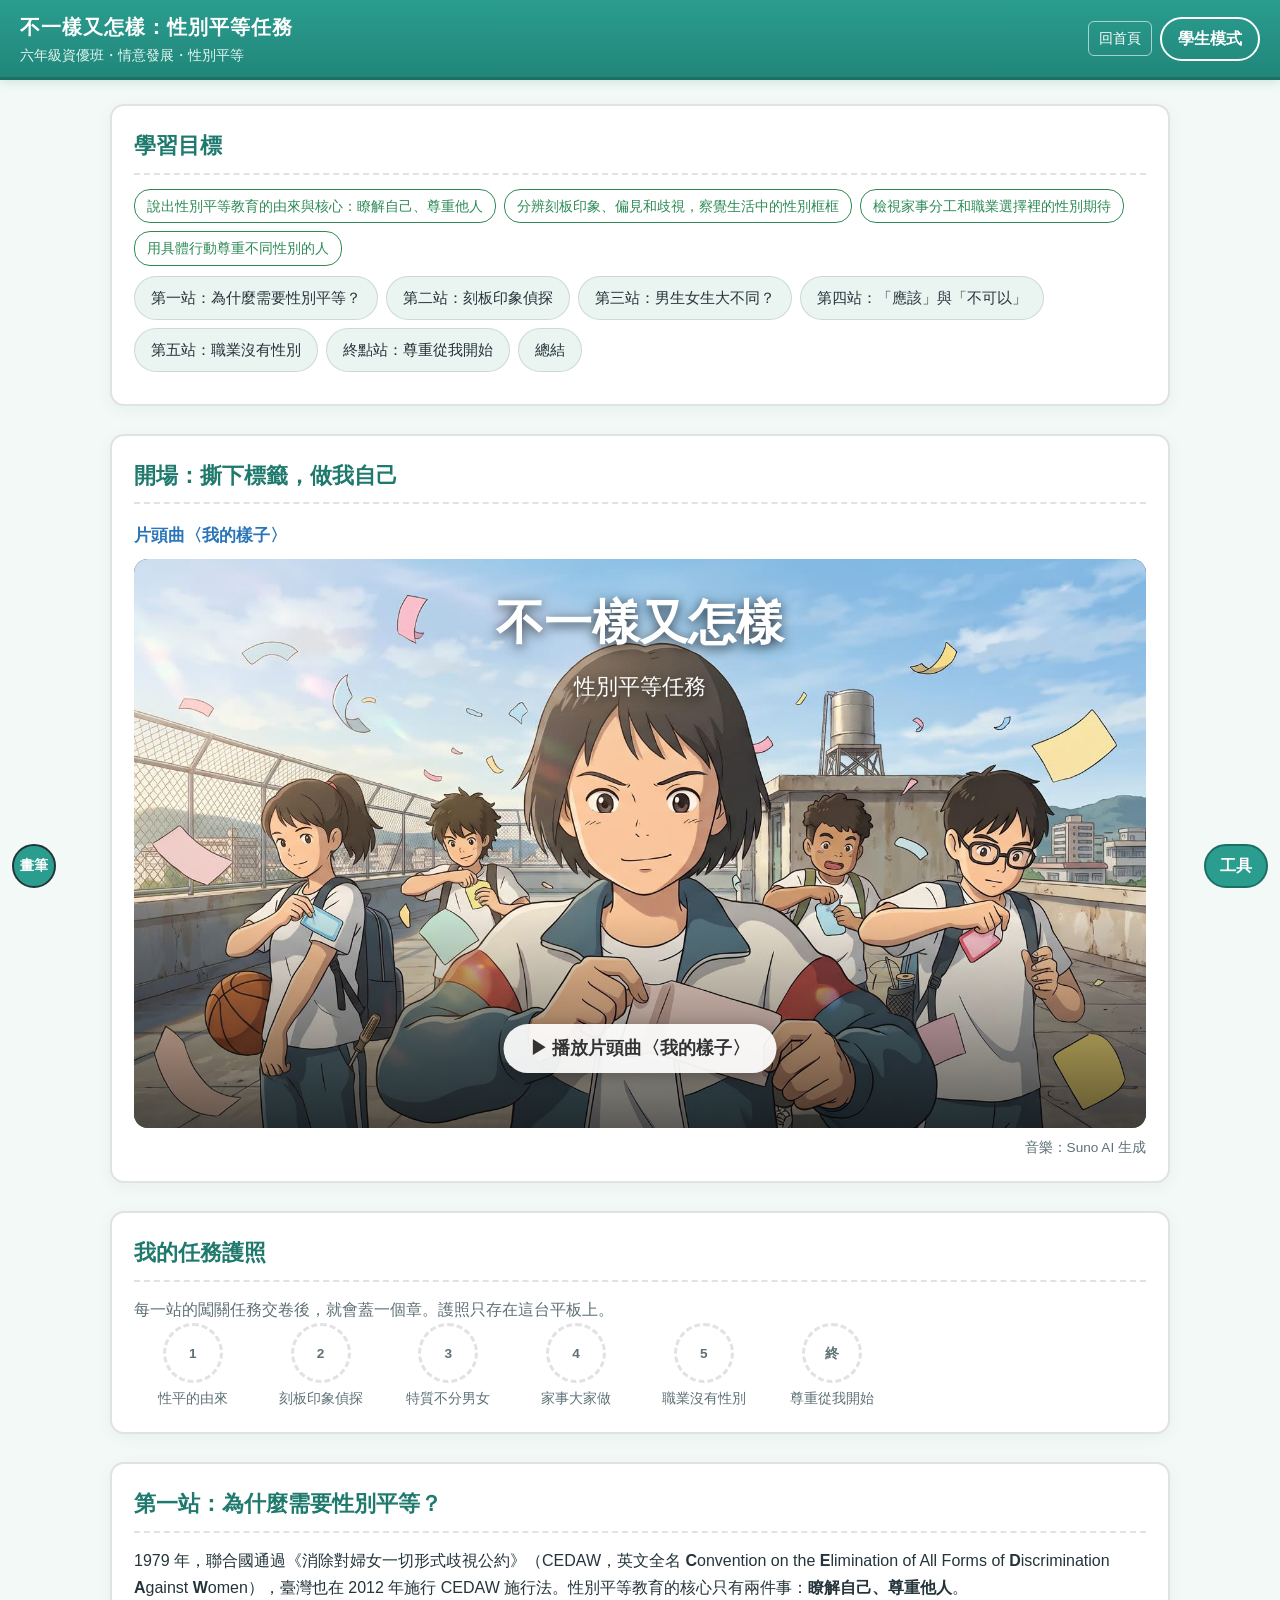
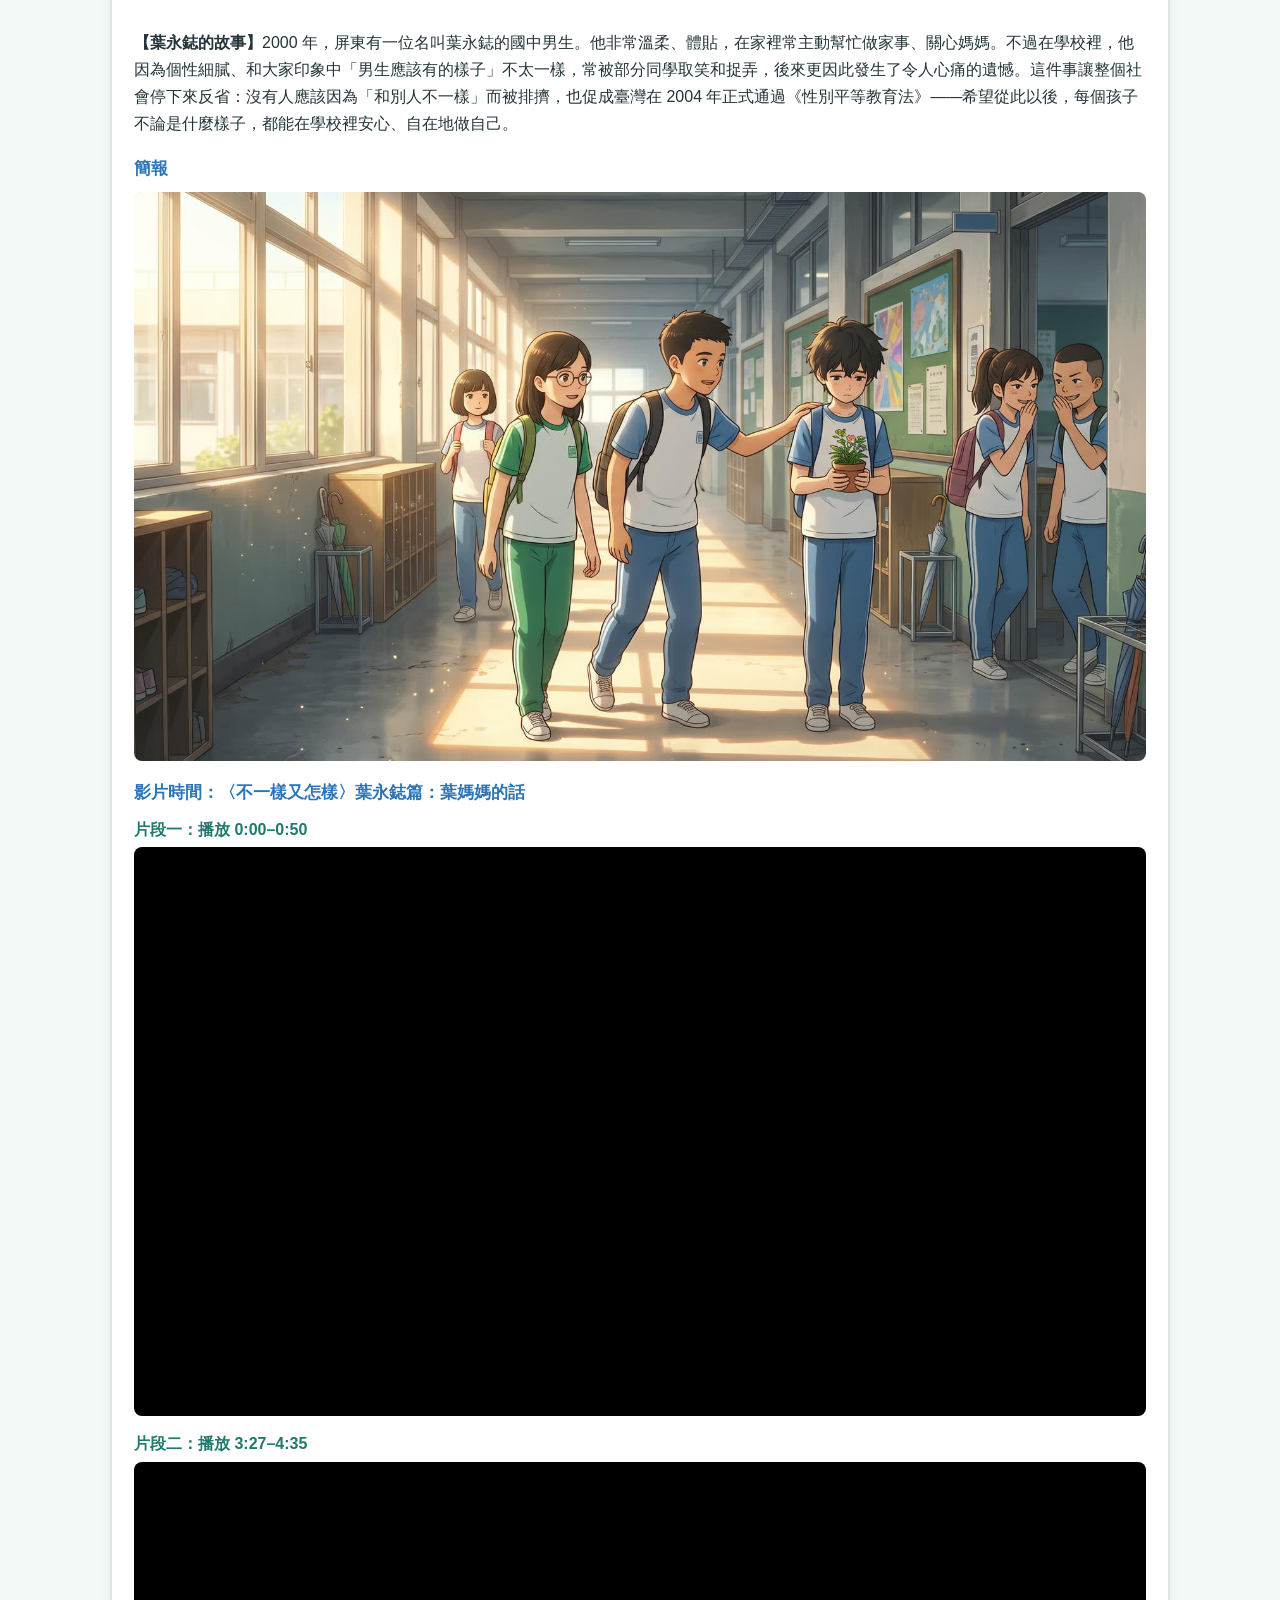
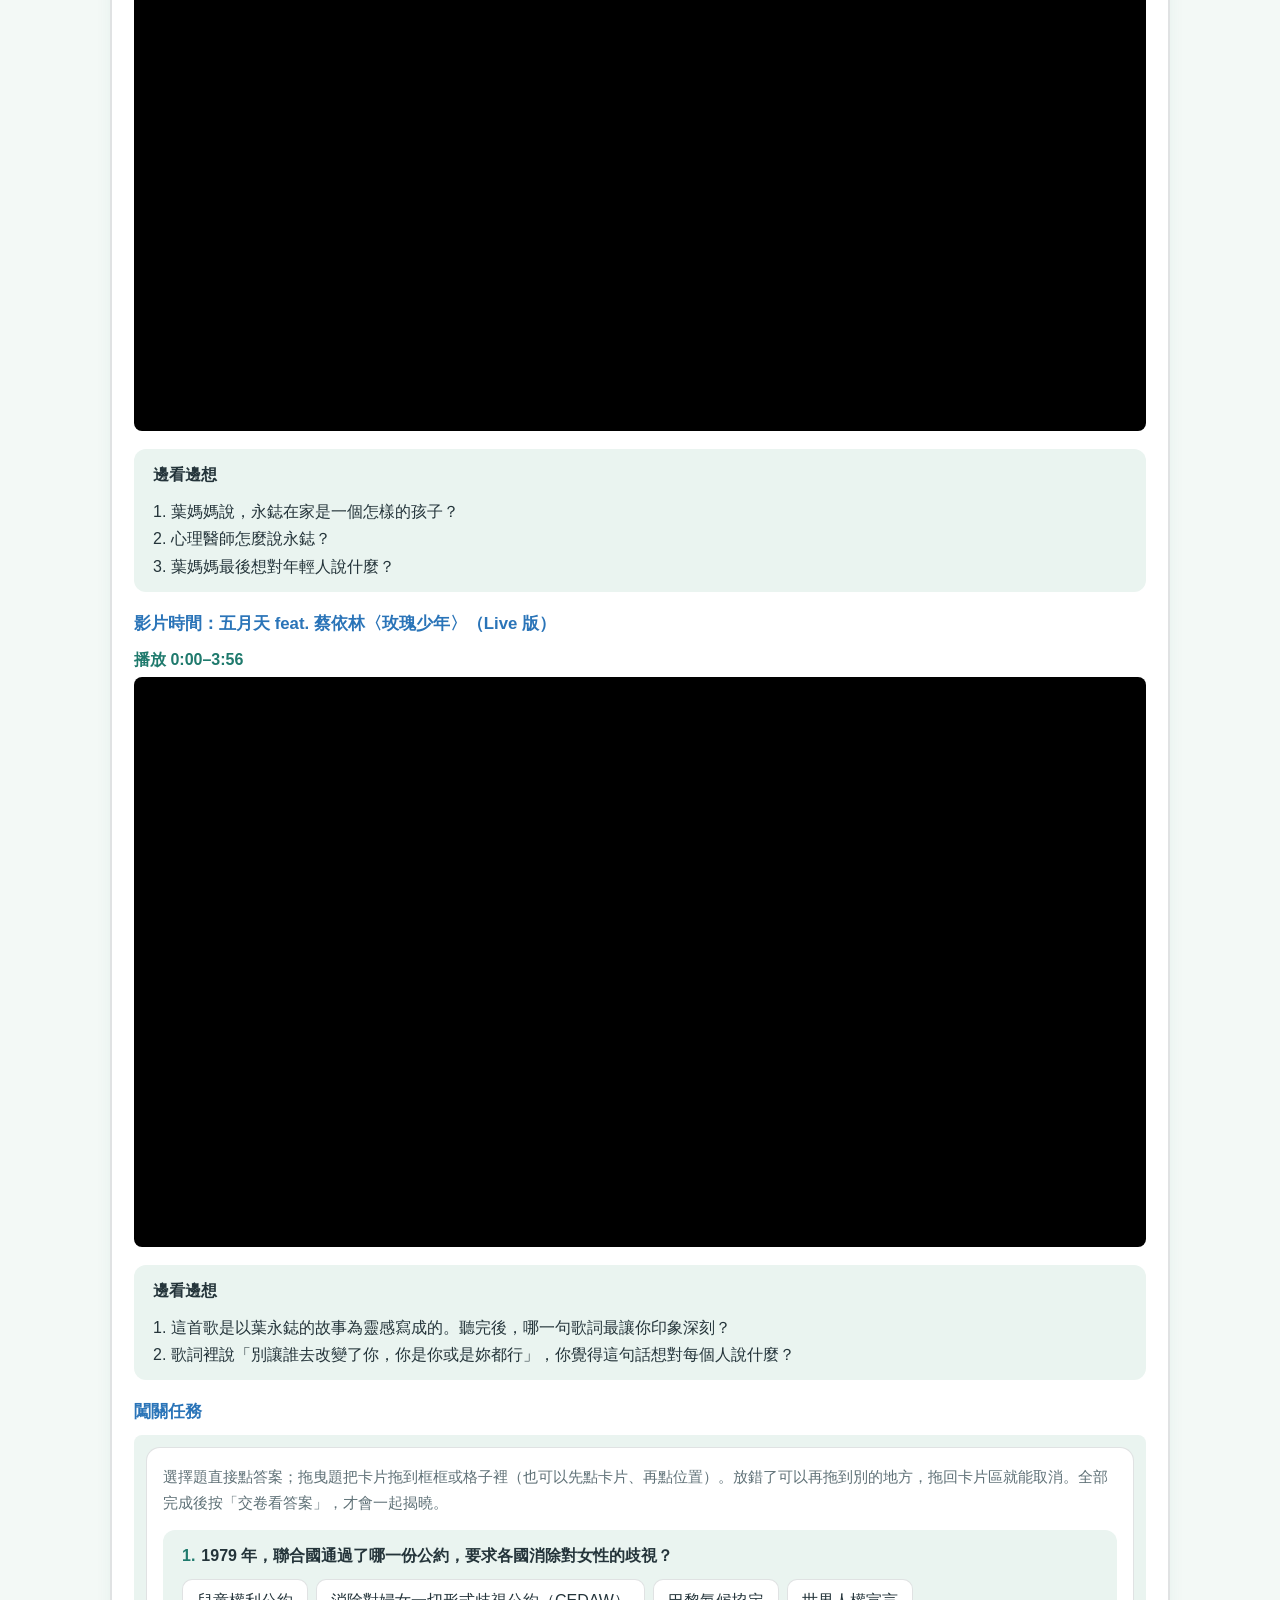
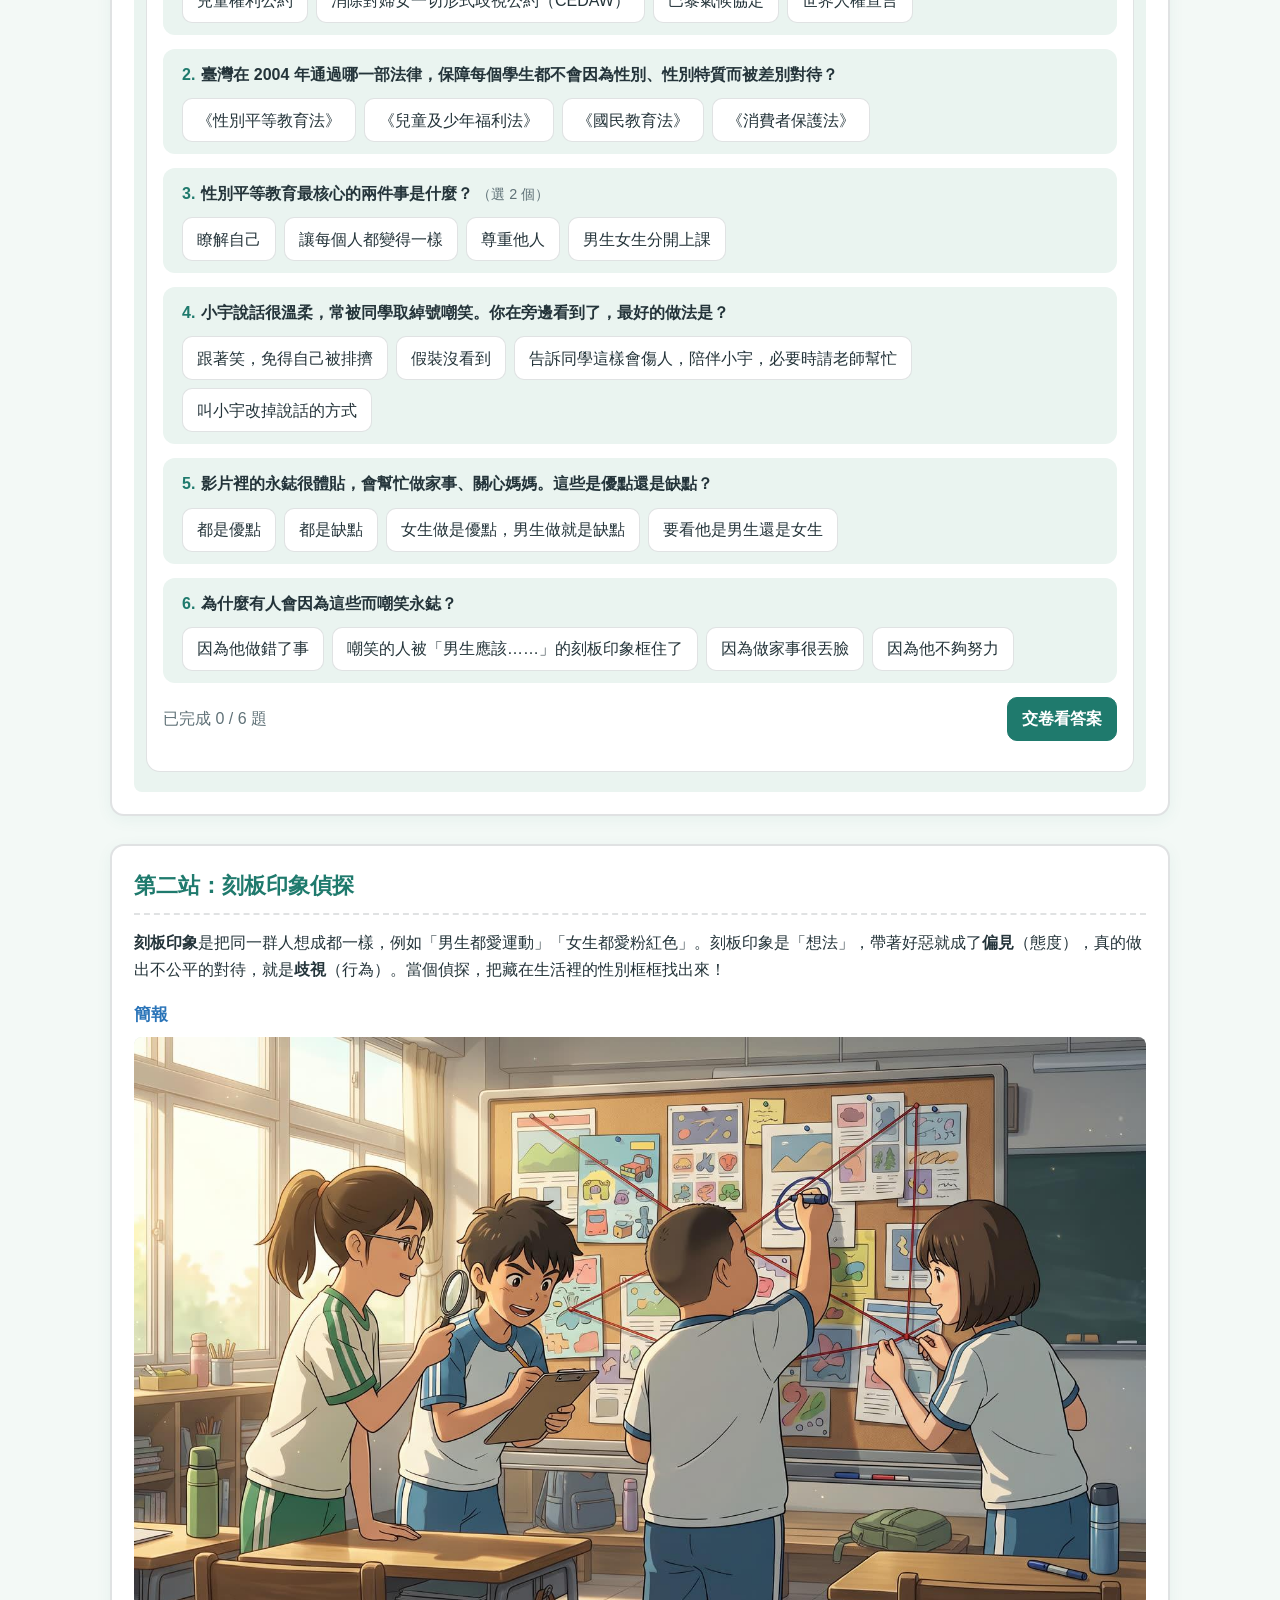
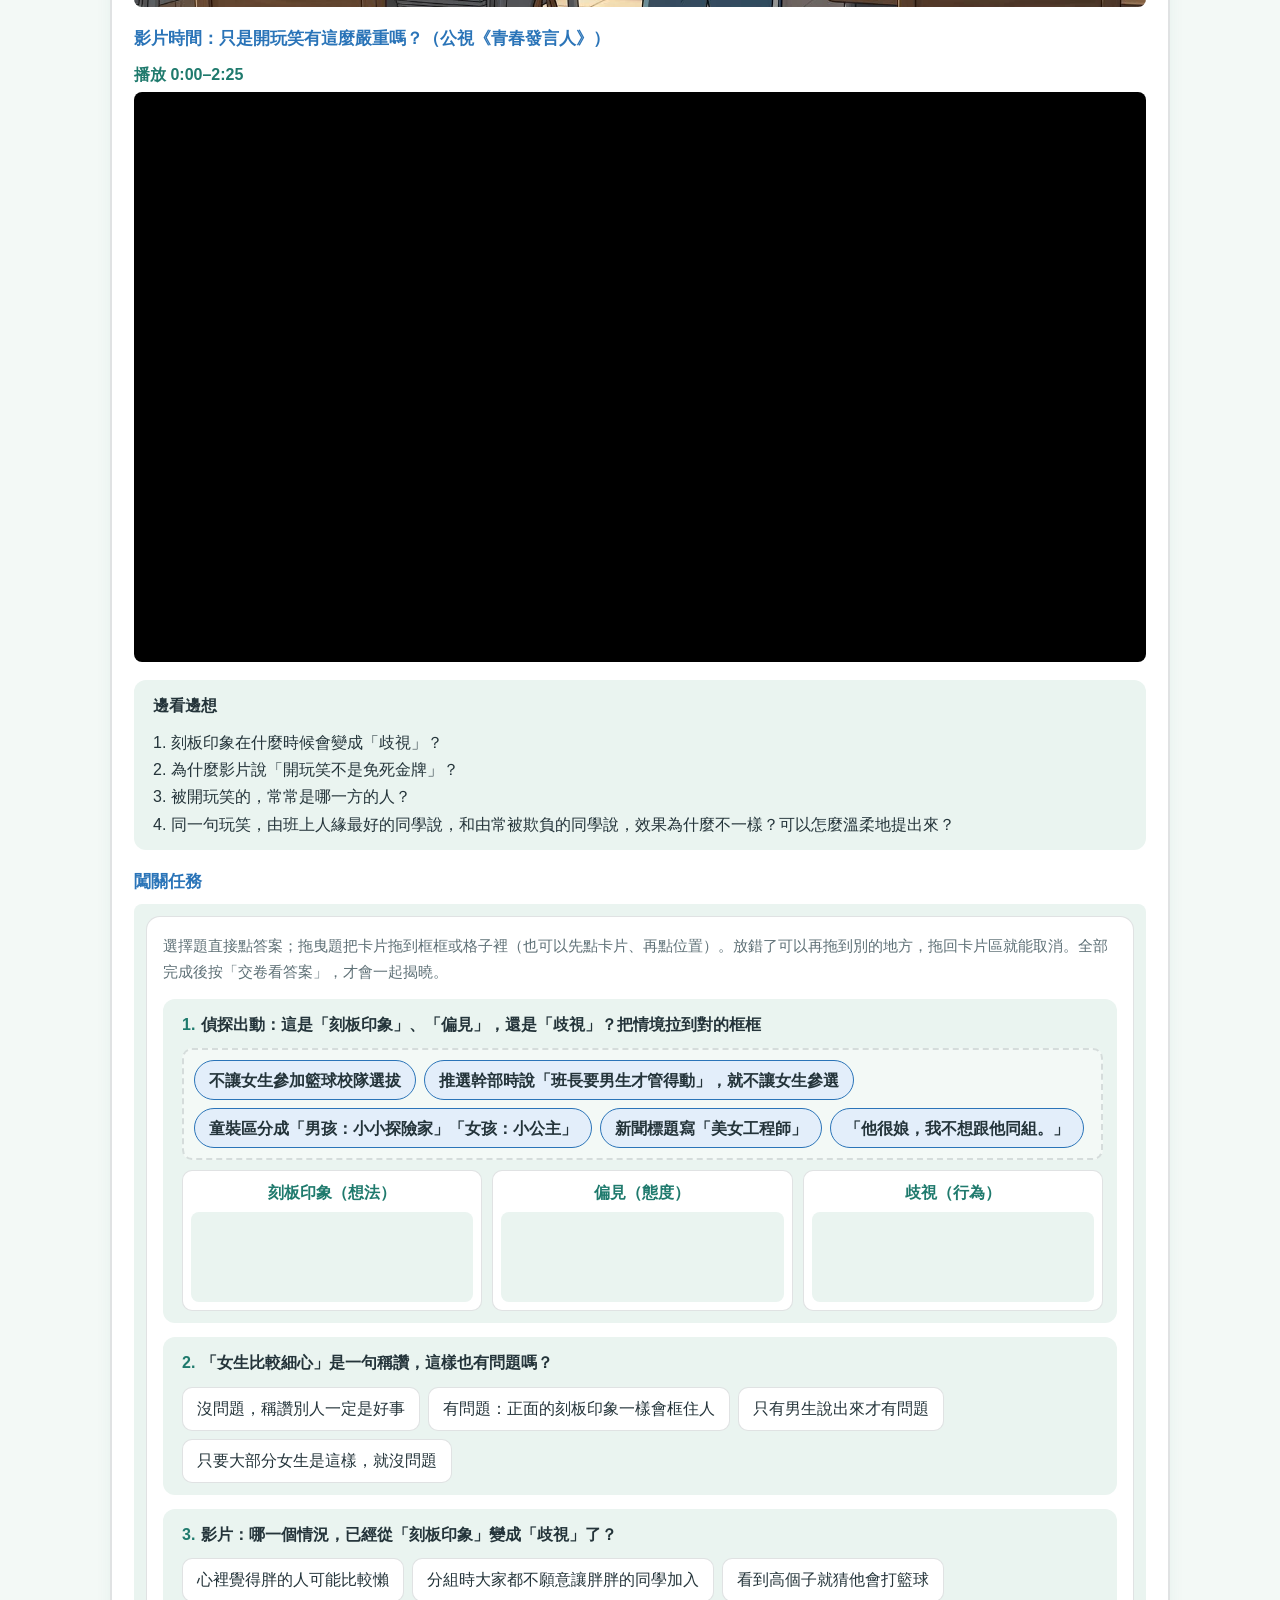
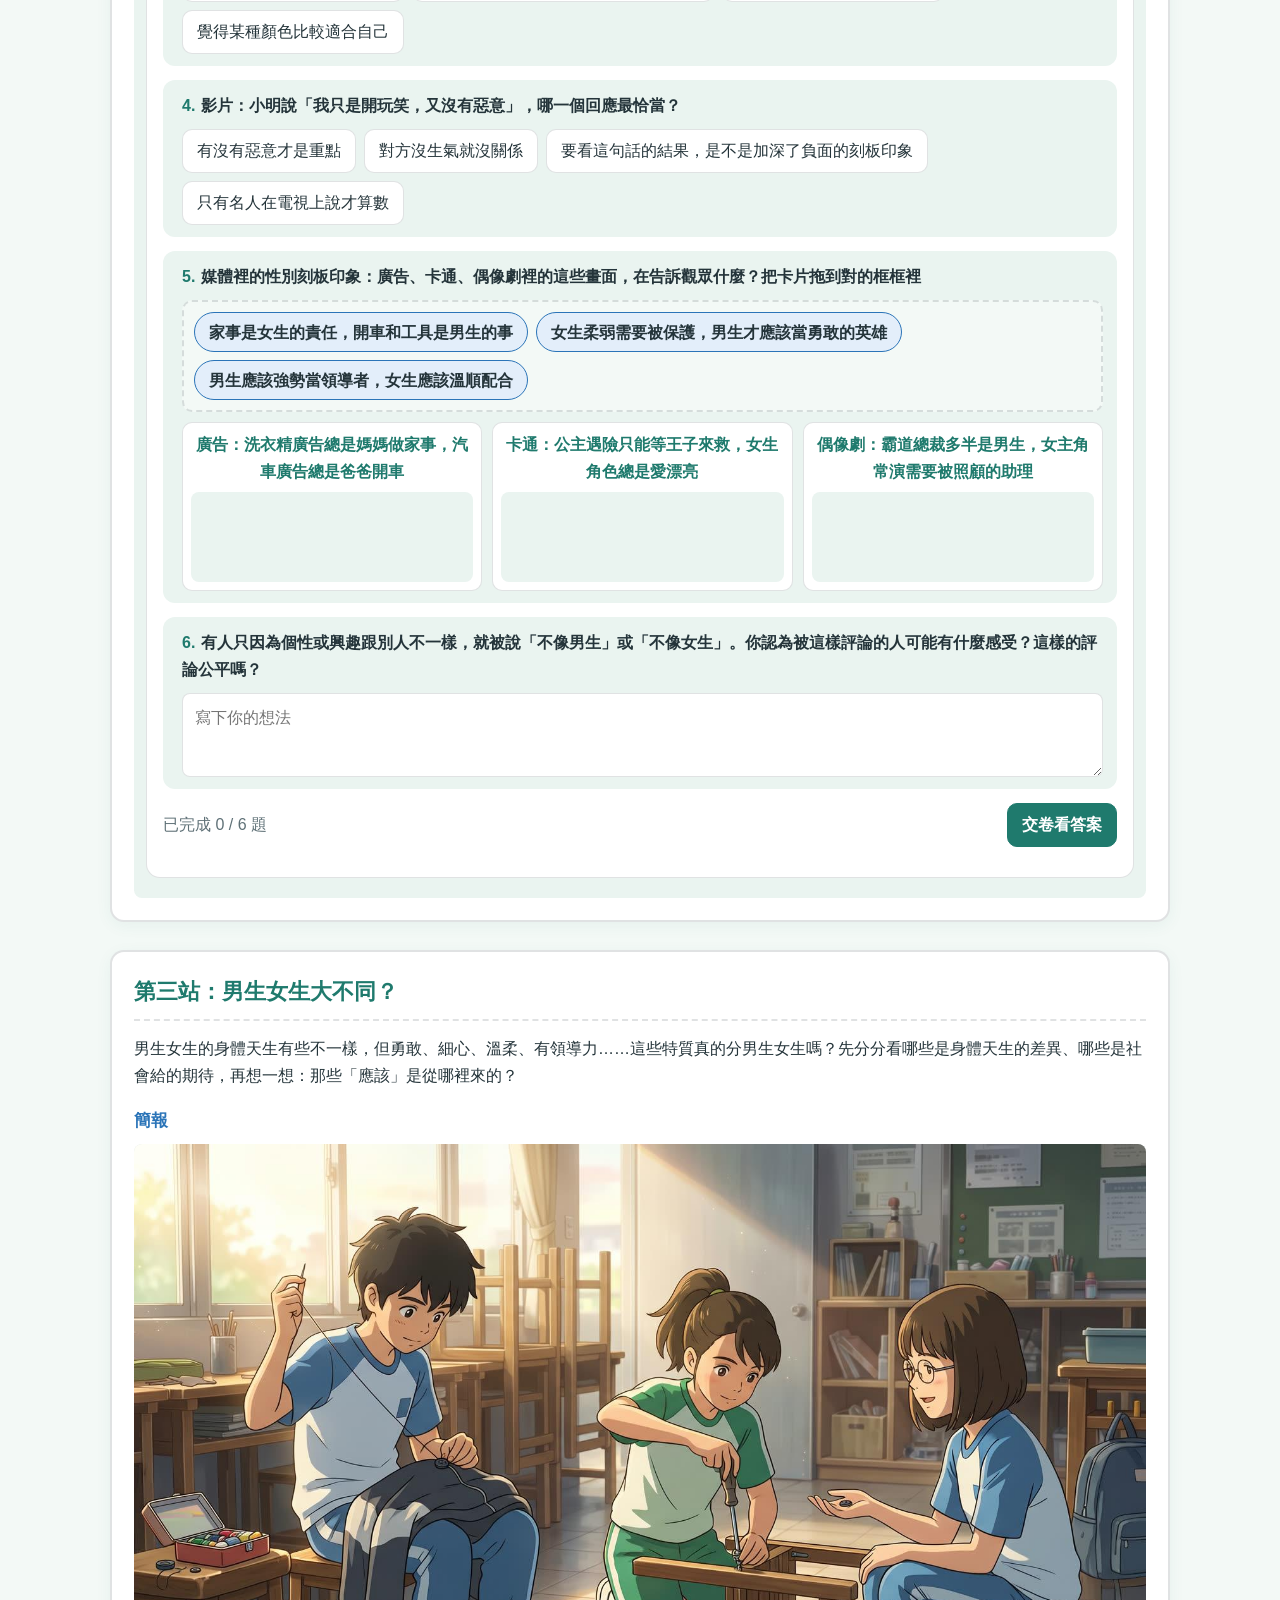
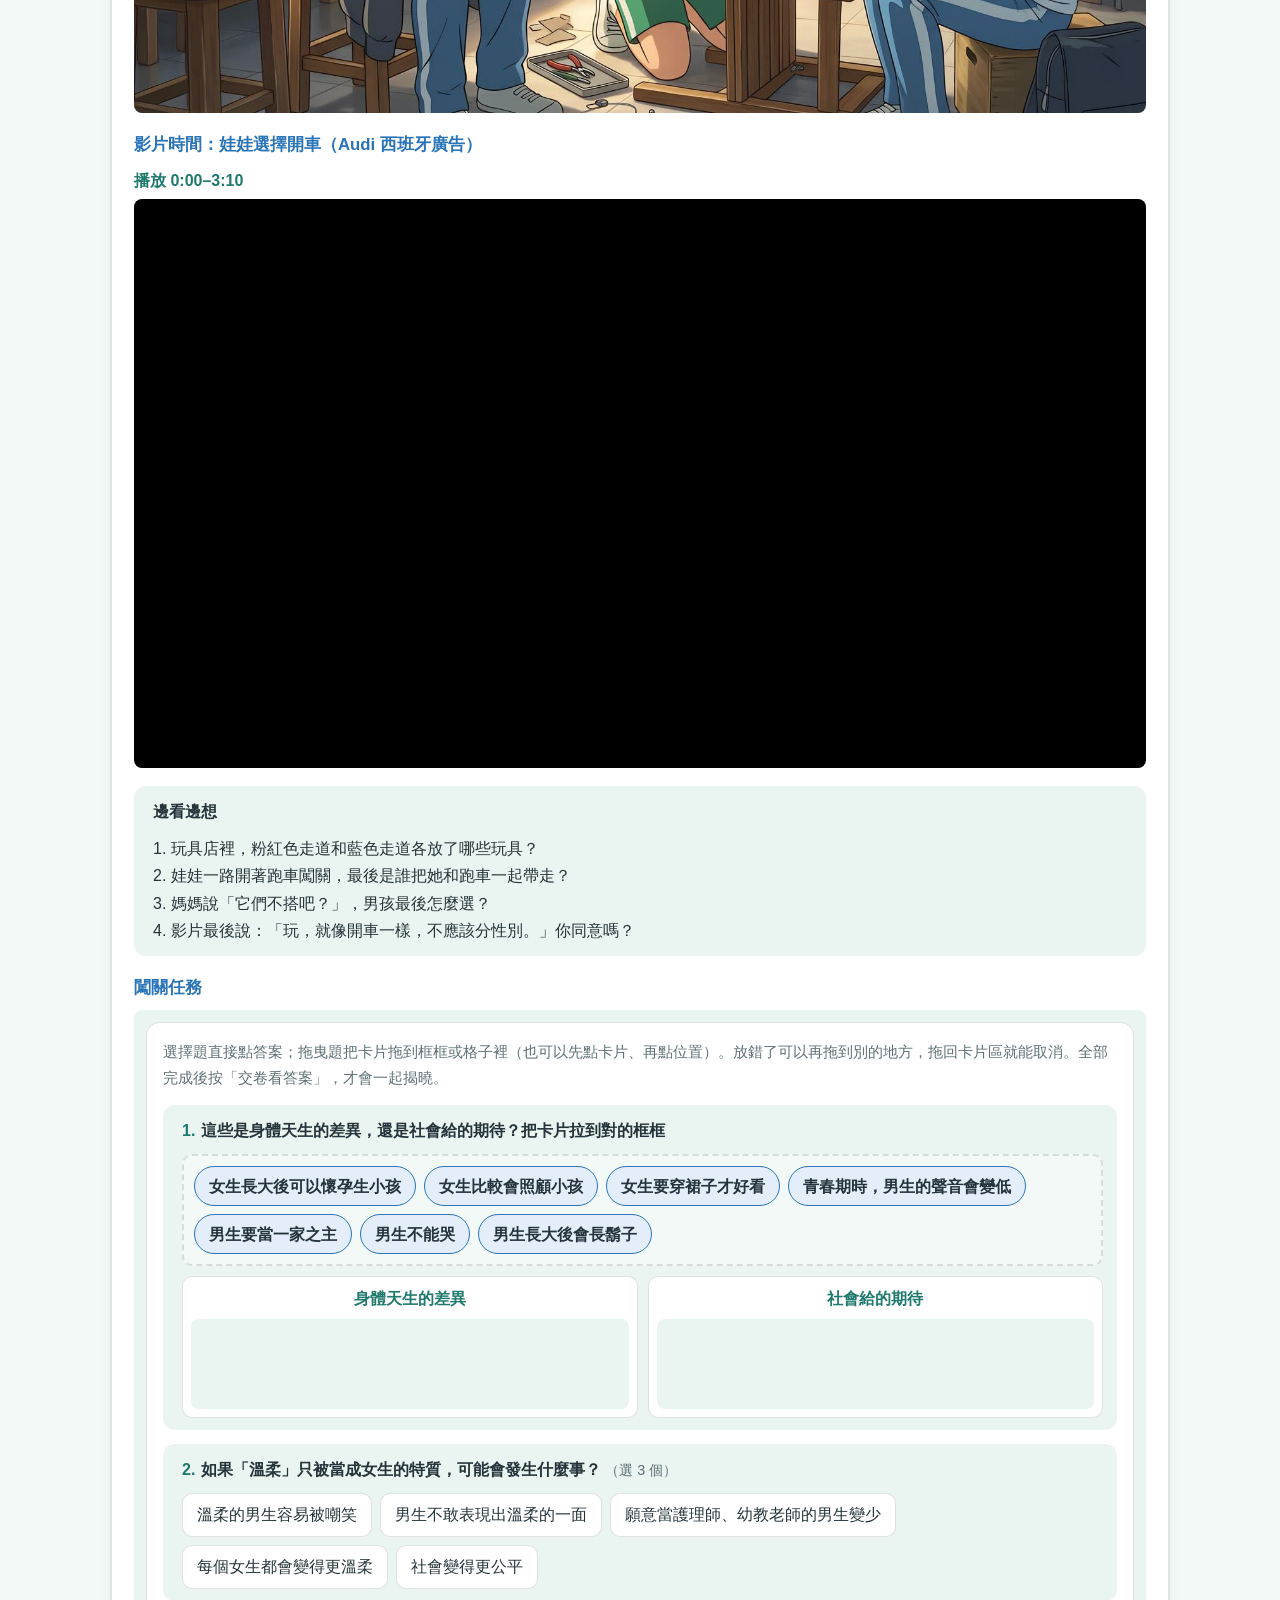
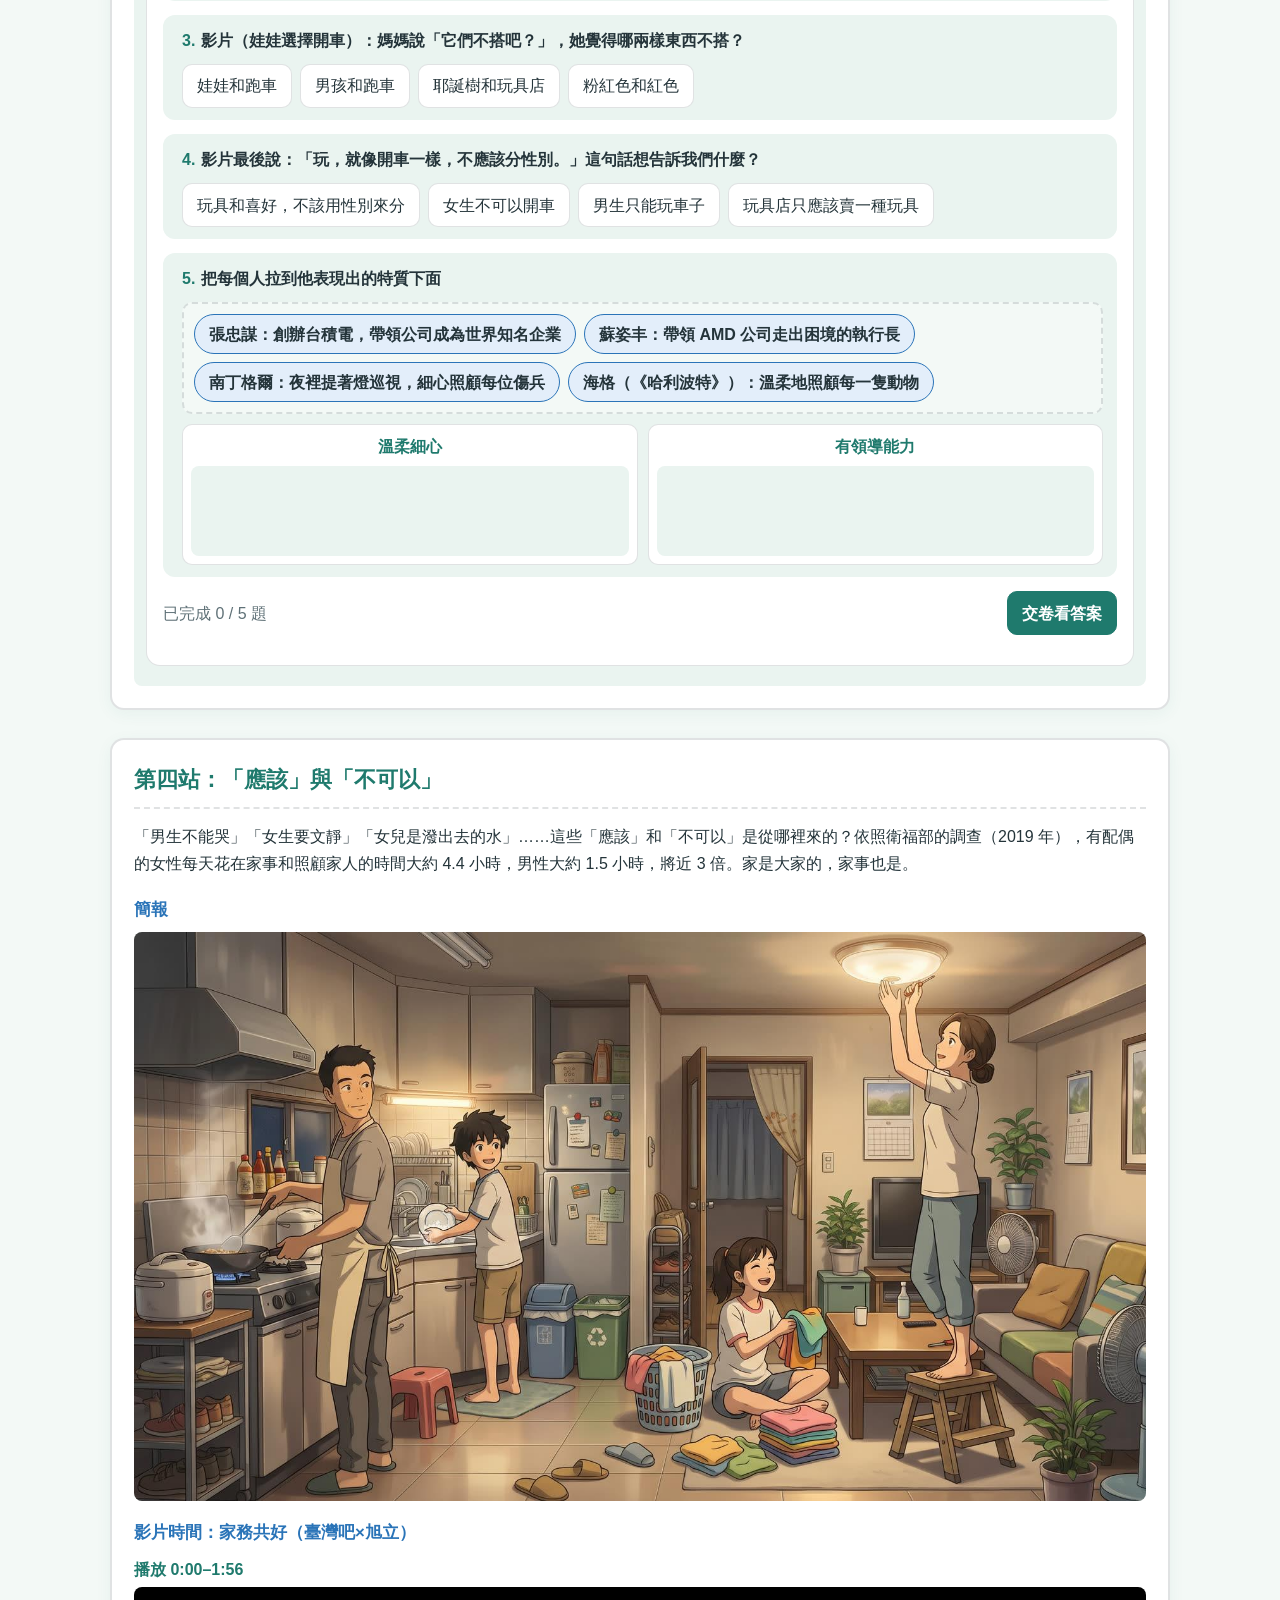
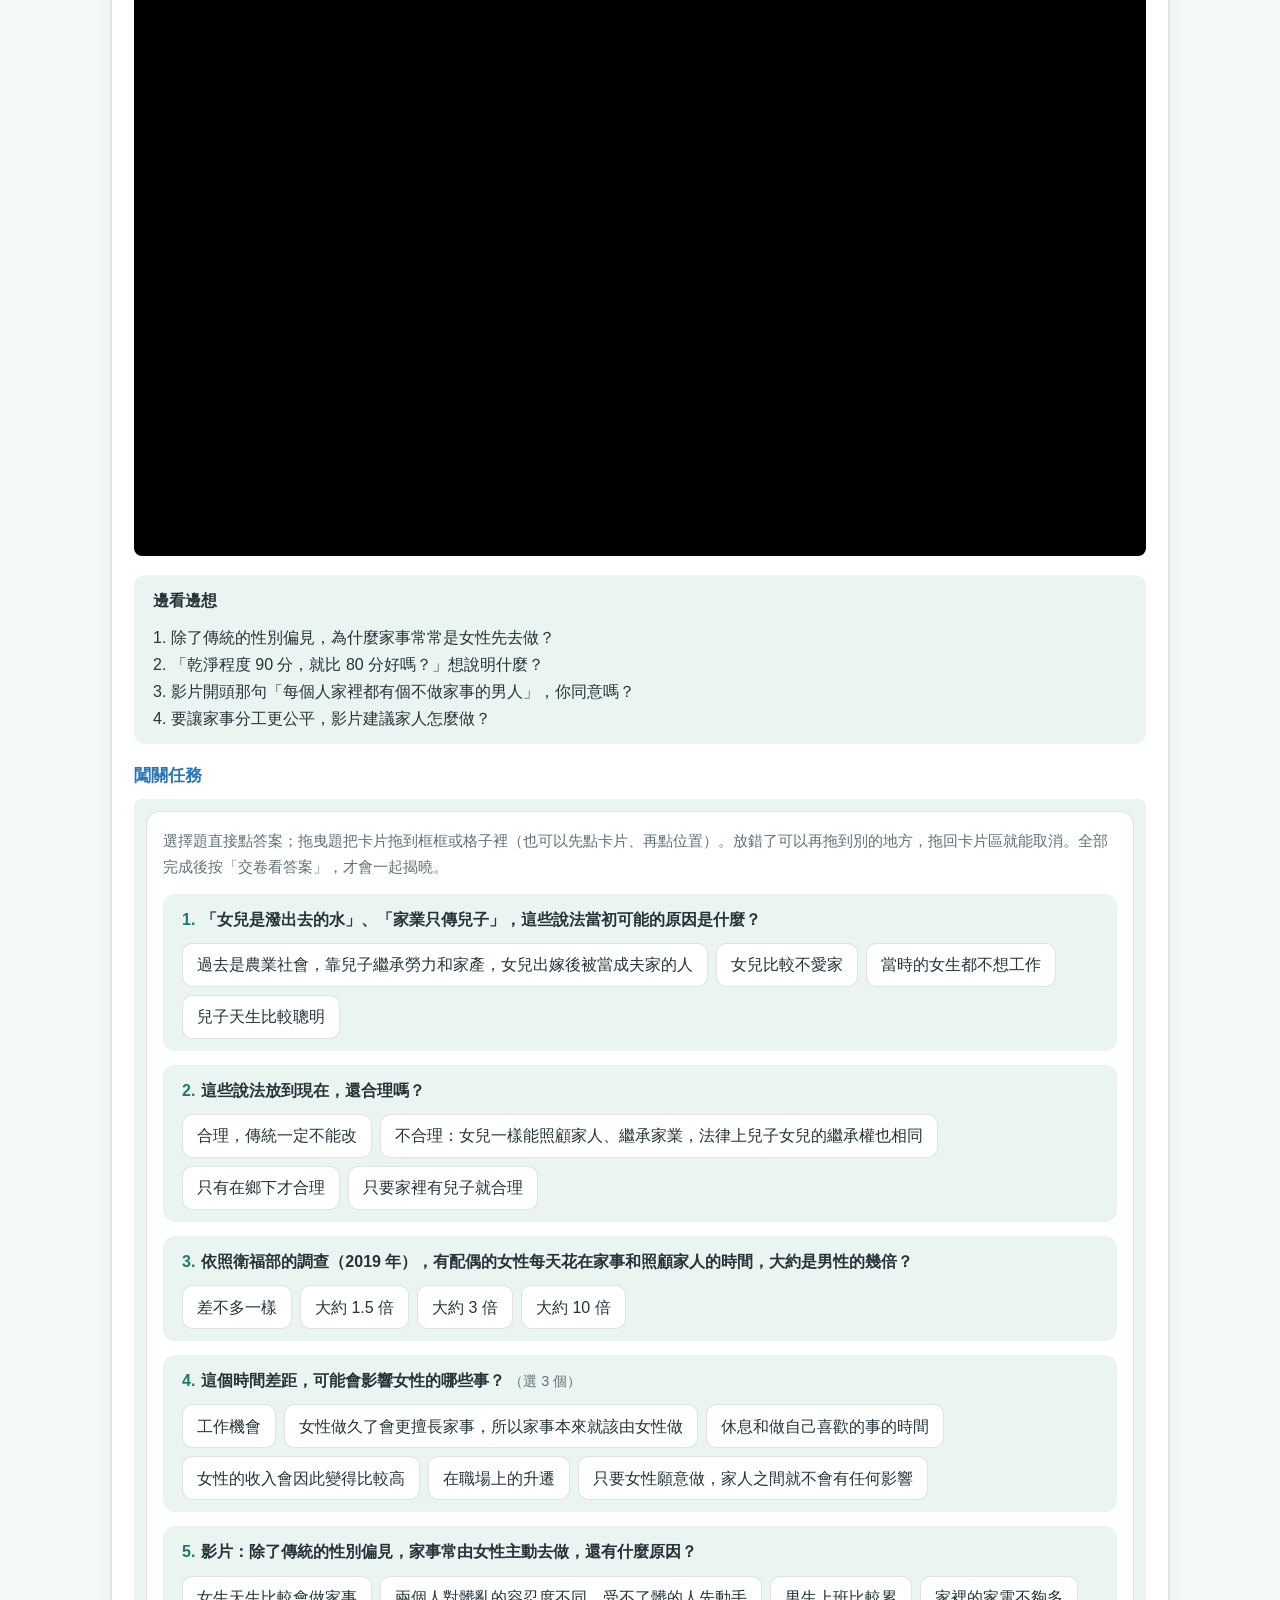
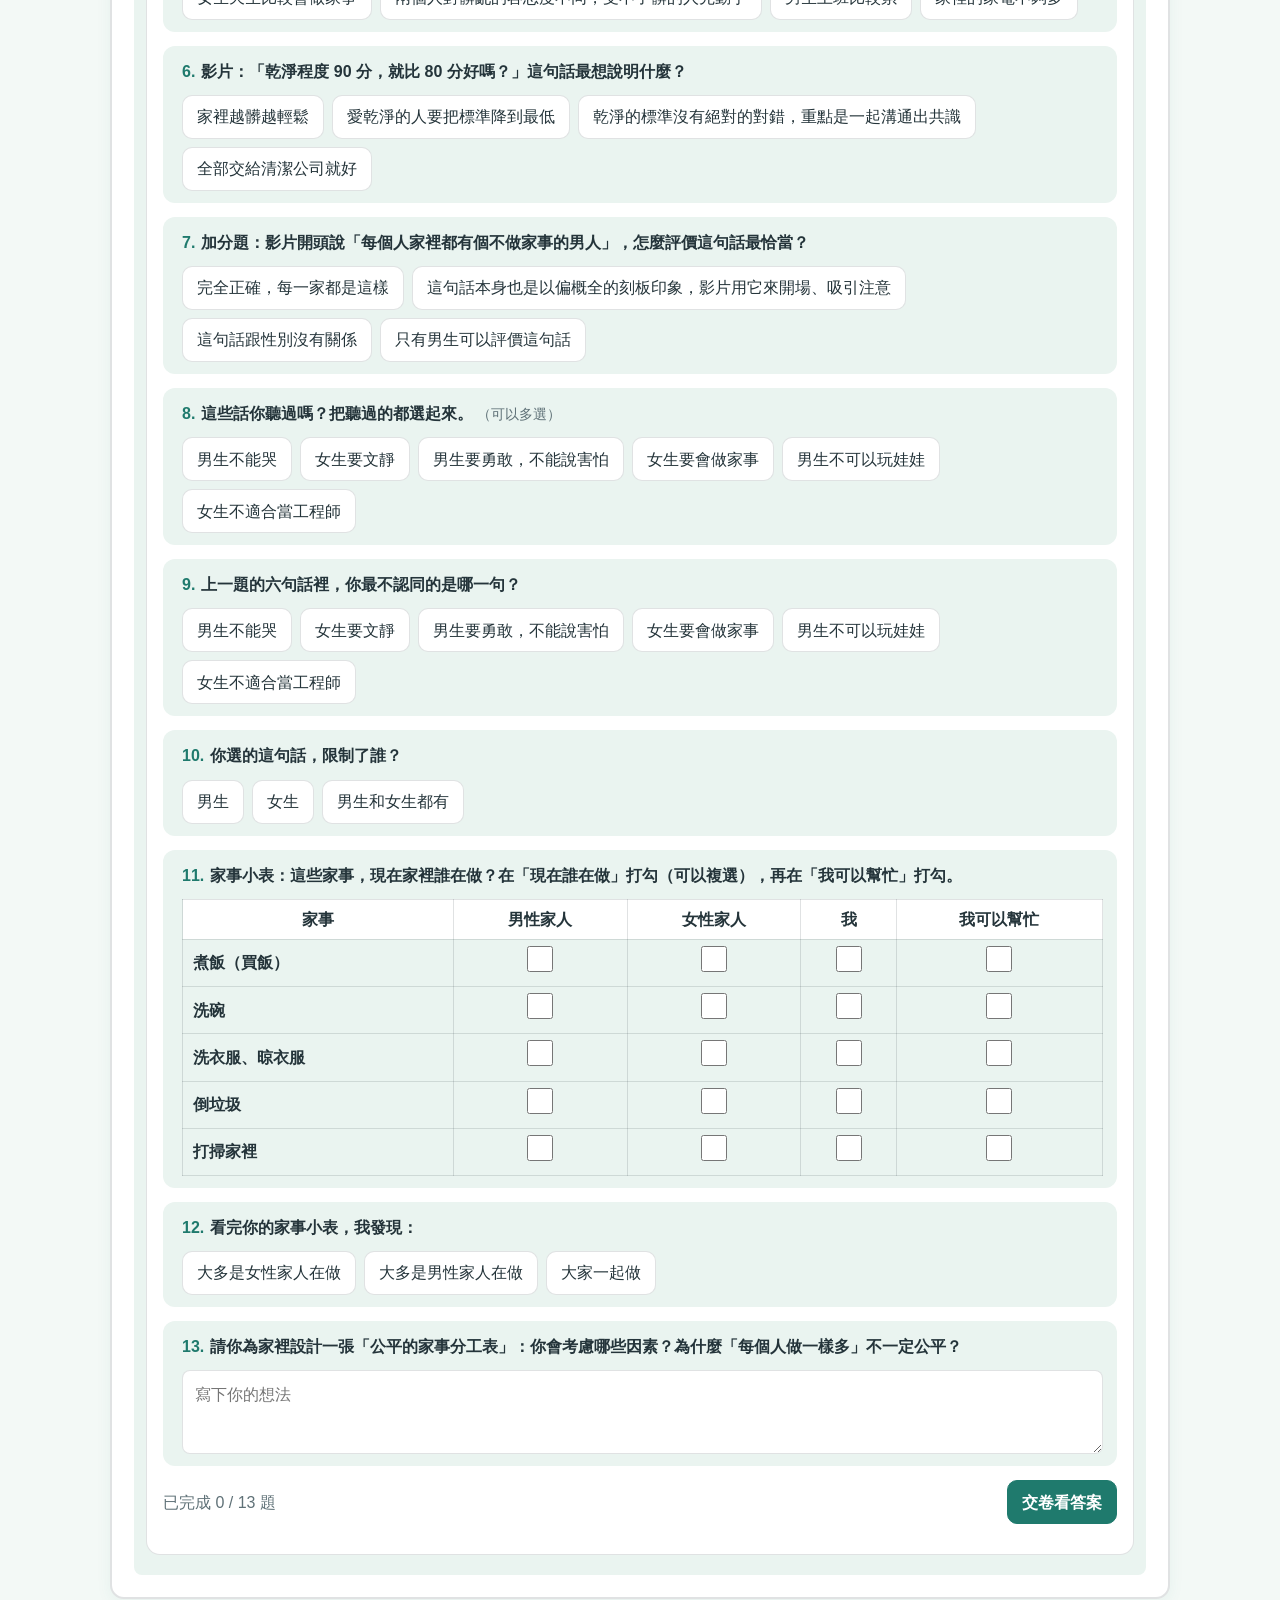
<file: units/g6-gender-equality/index.html>
<!DOCTYPE html>
<html lang="zh-TW">
<head>
  <meta charset="UTF-8">
  <meta name="viewport" content="width=device-width, initial-scale=1.0">
  <title>不一樣又怎樣：性別平等任務｜教學駕駛艙</title>
  <link rel="stylesheet" href="../../assets/cockpit.css?v=20261024w">
  <style>
    /* 本單元專用：闖關任務與任務護照的樣式（只影響這一頁） */
    .game { display: grid; gap: 14px; padding: 16px; background: var(--board-2); border-radius: var(--radius); border: 1px solid var(--line); }
    .game .hint { color: var(--chalk-dim); font-size: .95rem; }
    .m-item { background: var(--board-3); border-radius: 12px; padding: 12px 14px; display: grid; gap: 10px; border-left: 5px solid transparent; }
    .m-item.ok { border-left-color: var(--green); }
    .m-item.bad { border-left-color: var(--pink); }
    .m-q { font-weight: 700; }
    .m-q .n { color: var(--title); margin-right: 6px; }
    .m-q .need { font-weight: 400; color: var(--chalk-dim); font-size: .9rem; margin-left: 4px; }
    .row { display: flex; flex-wrap: wrap; gap: 8px; align-items: center; }
    .g-btn { min-height: var(--touch); padding: 6px 14px; border-radius: 10px; border: 1.5px solid var(--line); background: var(--board-2); color: var(--chalk); text-align: left; }
    .g-btn:hover { border-color: var(--title); }
    .g-btn.picked { border-color: var(--blue); background: #e3eefa; font-weight: 700; }
    .g-btn.right { border-color: var(--green); background: #e2f3e8; }
    .g-btn.wrong { border-color: var(--pink); background: #fbe5e3; }
    .g-btn:disabled { cursor: default; }
    .g-main { background: var(--title); color: #fff; border-color: var(--title); font-weight: 700; text-align: center; }
    .g-main:hover { background: var(--wood-dark); }
    .sort-card { display: grid; grid-template-columns: minmax(0, 1fr) auto; gap: 8px; align-items: center; background: var(--board-2); border-radius: 10px; padding: 6px 10px; border: 1.5px solid transparent; }
    .sort-card.right { border-color: var(--green); }
    .sort-card.wrong { border-color: var(--pink); }
    @media (max-width: 560px) { .sort-card { grid-template-columns: 1fr; } }
    .why { display: none; color: var(--chalk); background: #fff8e6; border-radius: 8px; padding: 8px 12px; }
    .done .why { display: block; }
    .why .fame { margin: 4px 0 8px; padding-left: 1.2em; }
    .why .fame li { margin: 4px 0; }
    .why .works { display: grid; grid-template-columns: 1fr; gap: 12px; margin-top: 8px; max-width: 760px; }
    .why .works figure { margin: 0; }
    .why .works img { width: 100%; border-radius: 8px; display: block; }
    .why .works figcaption { font-size: .85rem; color: var(--chalk-dim); margin-top: 2px; }
    .grid-wrap { overflow-x: auto; }
    .m-grid { border-collapse: collapse; min-width: 100%; }
    .m-grid th, .m-grid td { border: 1px solid var(--line); padding: 6px 10px; text-align: center; }
    .m-grid th { background: var(--board-2); font-weight: 700; }
    .m-grid td:first-child { text-align: left; font-weight: 700; }
    .m-grid input { width: 26px; height: 26px; cursor: pointer; }
    .m-text { width: 100%; min-height: 84px; font: inherit; padding: 10px 12px; border-radius: 8px; border: 1px solid var(--line); background: var(--board-2); color: var(--chalk); resize: vertical; }
    .m-bar { display: flex; flex-wrap: wrap; gap: 10px; align-items: center; justify-content: space-between; }
    .m-status { color: var(--chalk-dim); }
    .m-score { font-size: 1.25rem; font-weight: 700; color: var(--title); }
    .m-ans { display: none; gap: 10px; }
    .done .m-ans { display: grid; }
    .m-ans img { border-radius: 10px; cursor: zoom-in; border: 1px solid var(--line); }
    /* 任務護照 */
    .rv-card { display: inline-grid; place-items: center; min-width: 7em; min-height: var(--touch); padding: 6px 16px; border-radius: 10px; border: 2px dashed var(--line); background: var(--board-2); color: var(--chalk-dim); font: inherit; font-weight: 700; cursor: pointer; }
    .rv-card.open { border-style: solid; border-color: var(--green); background: #e2f3e8; color: var(--chalk); }
    .rv-note { display: none; background: #fff8e6; border-radius: 8px; padding: 8px 12px; }
    .rv-note.show { display: block; }
    .stamps { display: grid; grid-template-columns: repeat(auto-fill, minmax(104px, 1fr)); gap: 10px; }
    .stamp { display: grid; justify-items: center; gap: 4px; text-align: center; font-size: .85rem; color: var(--chalk-dim); text-decoration: none; }
    .stamp span.c { width: 60px; height: 60px; border-radius: 50%; border: 3px dashed var(--line); display: grid; place-items: center; font-weight: 700; }
    .stamp.on { color: var(--chalk); }
    .stamp.on span.c { border: 3px double #a8322b; color: #a8322b; background: #fdf0ee; transform: rotate(-8deg); }
    .grad { display: none; color: #a8322b; font-weight: 700; font-size: 1.1rem; }
    .grad.show { display: block; }
    /* 拖曳答案卡 */
    .fill-text { line-height: 2.4; }
    .blank { display: inline-flex; align-items: center; justify-content: center; gap: 4px; min-width: 6em; min-height: 44px; vertical-align: middle; margin: 0 4px; padding: 1px; border: 2px dashed var(--blue); background: #f4f8fd; border-radius: 999px; }
    .blank .chip-d { margin: 0; }
    .blank:empty::after { content: '　'; }
    .blank:not(:empty) { min-width: 0; min-height: 0; padding: 0; border-color: transparent; background: none; }
    .blank:not(:empty) .chip-d { min-height: 36px; padding: 2px 14px; line-height: 1.4; }
    .blank.right, .blank.right:not(:empty) { border-color: transparent; background: none; }
    .blank.wrong, .blank.wrong:not(:empty) { border-color: transparent; background: none; }
    .blank.right .chip-d { border-color: var(--green); background: #e2f3e8; }
    .blank.wrong .chip-d { border-color: var(--pink); background: #fbe5e3; }
    .blank.wrong:empty { border-color: var(--pink); border-style: solid; background: #fbe5e3; }
    .bank { display: flex; flex-wrap: wrap; gap: 8px; min-height: 56px; padding: 10px; border: 2px dashed var(--line); border-radius: 10px; background: var(--board); }
    .done .bank:empty { display: none; }
    .chip-d { min-height: 40px; padding: 4px 14px; border-radius: 999px; border: 1.5px solid var(--blue); background: #e3eefa; color: var(--chalk); font-weight: 700; touch-action: none; user-select: none; -webkit-user-select: none; cursor: grab; }
    body.dragging, body.dragging * { user-select: none; -webkit-user-select: none; cursor: grabbing; }
    .chip-d.sel { outline: 3px solid var(--yellow); outline-offset: 2px; }
    .chip-d.lift { opacity: .35; }
    .chip-d.ghost { position: fixed; z-index: 999; pointer-events: none; transform: translate(-50%, -50%) scale(1.06); box-shadow: 0 6px 18px rgba(0,0,0,.2); }
    .chip-d.right { border-color: var(--green); background: #e2f3e8; }
    .chip-d.wrong { border-color: var(--pink); background: #fbe5e3; }
    .done .chip-d { cursor: default; }
    .fix { font-weight: 700; color: var(--green); margin-left: 4px; font-size: .9rem; }
    .fix::before { content: '→ '; }
    .bins { display: grid; grid-template-columns: repeat(auto-fit, minmax(170px, 1fr)); gap: 10px; }
    .bin { background: var(--board-2); border-radius: 10px; padding: 8px; display: grid; grid-template-rows: auto 1fr; gap: 6px; border: 1.5px solid var(--line); }
    .bin-t { font-weight: 700; color: var(--title); text-align: center; }
    .order-list { display: grid; gap: 6px; }
    .order-row { display: flex; align-items: center; gap: 8px; }
    .order-n { flex: none; width: 4em; font-weight: 700; color: var(--title); }
    .order-row .blank { min-width: 14em; justify-content: flex-start; }
    .binzone { display: flex; flex-direction: column; align-items: flex-start; gap: 6px; min-height: 90px; padding: 6px; border-radius: 8px; background: var(--board-3); }
    /* 片頭曲／片尾曲：插畫＋歌詞逐句淡入 */
    .song { display: grid; gap: 8px; }
    .song-stage { position: relative; aspect-ratio: 16 / 9; border-radius: var(--radius); overflow: hidden; background: #222; }
    /* 跟著歌詞換圖：每張圖疊在一起，輪到的那張淡入，並慢慢放大、平移（鏡頭推移） */
    .song-stage > img.scene { position: absolute; inset: 0; width: 100%; height: 100%; object-fit: cover; display: block; opacity: 0; transition: opacity 1.4s ease; }
    .song-stage > img.scene.on { opacity: 1; }
    .song-stage > img.scene.kb { animation: kb0 16s ease-out forwards; }
    .song-stage > img.scene.kb[data-kb="1"] { animation-name: kb1; }
    .song-stage > img.scene.kb[data-kb="2"] { animation-name: kb2; }
    .song-stage > img.scene.kb[data-kb="3"] { animation-name: kb3; }
    .song-stage.paused > img.scene { animation-play-state: paused; }
    @keyframes kb0 { from { transform: scale(1); } to { transform: scale(1.14) translate(-2%, -1.5%); } }
    @keyframes kb1 { from { transform: scale(1.14) translate(2%, 0); } to { transform: scale(1.02); } }
    @keyframes kb2 { from { transform: scale(1.06) translate(-2.5%, 1%); } to { transform: scale(1.12) translate(2.5%, -1%); } }
    @keyframes kb3 { from { transform: scale(1.02); } to { transform: scale(1.12) translate(1%, 2%); } }
    @media (prefers-reduced-motion: reduce) { .song-stage > img.scene.kb { animation: none; } }
    .song-shade { position: absolute; inset: auto 0 0 0; height: 38%; background: linear-gradient(to top, rgba(0,0,0,.62), rgba(0,0,0,0)); pointer-events: none; }
    .song-lyric { position: absolute; left: 4%; right: 4%; bottom: 7%; text-align: center; color: #fff; font-weight: 700; font-size: clamp(1rem, 3.2vw, 2rem); text-shadow: 0 2px 8px rgba(0,0,0,.7); opacity: 0; transform: translateY(10px); transition: opacity .6s, transform .6s; pointer-events: none; }
    .song-lyric.show { opacity: 1; transform: none; }
    .song-title { position: absolute; left: 0; right: 0; top: 4%; text-align: center; color: #fff; font-weight: 700; font-size: clamp(1.4rem, 5vw, 3rem); text-shadow: 0 3px 12px rgba(0,0,0,.75); transition: opacity .8s; pointer-events: none; }
    .song-title small { display: block; font-size: .45em; font-weight: 400; margin-top: 6px; }
    .song-stage.playing .song-title { opacity: 0; }
    .song-play { position: absolute; left: 50%; top: 86%; transform: translate(-50%, -50%); min-height: var(--touch); padding: 10px 26px; border-radius: 999px; border: 0; background: rgba(255,255,255,.92); color: #333; font: inherit; font-weight: 700; font-size: 1.1rem; cursor: pointer; box-shadow: 0 4px 16px rgba(0,0,0,.3); }
    .song-stage.playing .song-play { top: auto; bottom: 4%; left: auto; right: 3%; transform: none; padding: 6px 16px; font-size: .95rem; opacity: .85; }
    .song-credit { color: var(--chalk-dim); font-size: .85rem; text-align: right; }
    /* 封面標籤：先一張張貼上來，唱到「撕下標籤」時被撕掉 */
    .tag-sticker { position: absolute; padding: .35em .8em; border-radius: 6px; background: #fff7d6; color: #333; font-weight: 700; font-size: clamp(.8rem, 2.2vw, 1.35rem); box-shadow: 0 3px 10px rgba(0,0,0,.25); opacity: 0; transform: scale(.4) rotate(var(--r)); transition: opacity .4s, transform .5s cubic-bezier(.3,1.6,.5,1); pointer-events: none; }
    .tag-sticker.on { opacity: 1; transform: scale(1) rotate(var(--r)); }
    .tag-sticker.off { opacity: 0; transform: translate(var(--fx), -140%) rotate(calc(var(--r) * -4)) scale(.7); transition: opacity .9s, transform .9s ease-in; }
    .end-pledge { display: none; position: absolute; inset: 0; place-items: center; background: rgba(0,0,0,.35); color: #fff; font-weight: 700; font-size: clamp(1.2rem, 4vw, 2.4rem); text-shadow: 0 2px 10px rgba(0,0,0,.6); text-align: center; padding: 0 8%; }
    .end-pledge.show { display: grid; }
    .seg-label { font-weight: 700; color: var(--title); margin: 6px 0 4px; }
  </style>
</head>
<body>
  <script src="../../assets/config.js?v=20261024w"></script>
  <script src="../../assets/vendor/qrcode.js?v=20261024w"></script>
  <script src="../../assets/cockpit.js?v=20261024w"></script>
  <script>
    /* ── 闖關任務 ──
     * 框架的互動區給的是 640×360 畫布；任務需要按鈕和文字，
     * 所以 dom() 把畫布換成一般的區塊（只影響本單元，不改共用的 cockpit.js）。
     * 學生先全部作答，按「交卷看答案」才一次揭曉對錯、解說與參考答案圖。 */
    function dom(build) {
      return function (canvas, out) {
        var box = document.createElement('div');
        box.className = 'game';
        canvas.replaceWith(box);
        build(box, out);
      };
    }
    function h(tag, cls, text) { var n = document.createElement(tag); if (cls) n.className = cls; if (text != null) n.textContent = text; return n; }
    function same(a, b) { return a.length === b.length && a.every(function (x) { return b.indexOf(x) >= 0; }); }
    function shuffle(a) { a = a.slice(); for (var i = a.length - 1; i > 0; i--) { var j = Math.floor(Math.random() * (i + 1)); var t = a[i]; a[i] = a[j]; a[j] = t; } return a; }

    /* ── 拖曳：把答案卡拉進空格或分類框 ──
     * 手指或滑鼠按住卡片拖到空格放開；也可以先點卡片、再點空格。點空格裡的卡片會退回卡片區。 */
    function dragKit(box) {
      var picked = null, drag = null;
      function locked() { return box.classList.contains('done'); }
      function select(c) {
        if (picked) picked.classList.remove('sel');
        picked = c && c !== picked ? c : null;
        if (picked) picked.classList.add('sel');
      }
      function bankOf(c) { return c.closest('.m-item').querySelector('.bank'); }
      function place(c, zone) {
        if (!zone || zone.closest('.m-item') !== c.closest('.m-item')) return false;
        if (zone.classList.contains('blank')) {
          var old = zone.querySelector('.chip-d');
          if (old === c) return true;
          if (old) bankOf(c).appendChild(old);
        }
        zone.appendChild(c);
        zone.closest('.m-item').dispatchEvent(new Event('change', { bubbles: true }));
        return true;
      }
      function chip(text, data) {
        var c = h('button', 'chip-d', text);
        c.type = 'button';
        Object.keys(data || {}).forEach(function (k) { c.dataset[k] = data[k]; });
        c.addEventListener('pointerdown', function (e) {
          if (locked()) return;
          e.preventDefault();
          drag = { c: c, x: e.clientX, y: e.clientY, ghost: null, id: e.pointerId };
          document.body.classList.add('dragging');
          c.setPointerCapture(e.pointerId);
        });
        c.addEventListener('pointermove', function (e) {
          if (!drag || drag.c !== c) return;
          if (!drag.ghost && Math.hypot(e.clientX - drag.x, e.clientY - drag.y) > 6) {
            drag.ghost = c.cloneNode(true);
            drag.ghost.className = 'chip-d ghost';
            document.body.appendChild(drag.ghost);
            c.classList.add('lift');
          }
          if (drag.ghost) { drag.ghost.style.left = e.clientX + 'px'; drag.ghost.style.top = e.clientY + 'px'; }
        });
        function end(e) {
          if (!drag || drag.c !== c) return;
          var d = drag; drag = null;
          document.body.classList.remove('dragging');
          if (d.ghost) {
            d.ghost.remove(); c.classList.remove('lift');
            var under = document.elementFromPoint(e.clientX, e.clientY);
            var zone = under && (under.closest('.dz') || (under.closest('.bin') && under.closest('.bin').querySelector('.binzone')));
            if (zone && zone.classList.contains('bank') && zone.closest('.m-item') === c.closest('.m-item')) { zone.appendChild(c); c.closest('.m-item').dispatchEvent(new Event('change', { bubbles: true })); }
            else place(c, zone);
            select(null);
          } else if (picked && picked !== c && !picked.parentNode.classList.contains('bank') && c.parentNode.classList.contains('bank') && c.closest('.m-item') === picked.closest('.m-item')) {
            var back = picked; c.parentNode.appendChild(back); select(null); back.closest('.m-item').dispatchEvent(new Event('change', { bubbles: true }));
          } else select(c);
        }
        c.addEventListener('pointerup', end);
        c.addEventListener('pointercancel', function () { if (drag && drag.ghost) { drag.ghost.remove(); c.classList.remove('lift'); } drag = null; document.body.classList.remove('dragging'); });
        return c;
      }
      box.addEventListener('click', function (e) {
        if (locked() || !picked || e.target.closest('.chip-d')) return;
        var zone = e.target.closest('.dz') || (e.target.closest('.bin') && e.target.closest('.bin').querySelector('.binzone'));
        if (!zone || zone.closest('.m-item') !== picked.closest('.m-item')) return;
        if (zone.classList.contains('bank')) { zone.appendChild(picked); zone.closest('.m-item').dispatchEvent(new Event('change', { bubbles: true })); select(null); }
        else if (place(picked, zone)) select(null);
      });
      return { chip: chip };
    }

    // 題型：fill 填空（把答案卡拉進空格）、sort 分類（把卡片拉進分類框）、
    //       choice 單選、multi 複選、pick 自由複選（沒有標準答案）、vote 自由單選（沒有標準答案）、
    //       grid 勾選表格（沒有標準答案）、open 自由書寫
    function mission(id, items, answers) {
      return dom(function (box) {
        box.appendChild(h('p', 'hint', '選擇題直接點答案；拖曳題把卡片拖到框框或格子裡（也可以先點卡片、再點位置）。放錯了可以再拖到別的地方，拖回卡片區就能取消。全部完成後按「交卷看答案」，才會一起揭曉。'));
        var kit = dragKit(box), states = [];
        items.forEach(function (it, k) {
          var card = h('div', 'm-item'), q = h('div', 'm-q');
          q.appendChild(h('span', 'n', (k + 1) + '.'));
          q.appendChild(document.createTextNode(it.q));
          if (it.type === 'multi') q.appendChild(h('span', 'need', '（選 ' + it.a.length + ' 個）'));
          if (it.type === 'pick') q.appendChild(h('span', 'need', '（可以多選）'));
          card.appendChild(q);
          var st = { it: it, card: card, pick: [], btns: [] };

          if (it.type === 'fill' || it.type === 'sort' || it.type === 'order') {
            var bank = h('div', 'bank dz');
            if (it.type === 'order') {
              // 排序：把步驟卡依序拖進第 1、2、3……格，判分方式和填空格相同
              var list = h('div', 'order-list');
              it.steps.forEach(function (s, si) {
                var r = h('div', 'order-row'), z = h('span', 'dz blank');
                r.appendChild(h('span', 'order-n', '第 ' + (si + 1) + ' 步'));
                z.dataset.ans = s;
                r.appendChild(z);
                list.appendChild(r);
              });
              card.appendChild(list);
              shuffle(it.steps).forEach(function (s) { bank.appendChild(kit.chip(s)); });
              card.appendChild(bank);
            } else if (it.type === 'fill') {
              var p = h('div', 'fill-text'), words = [];
              it.text.split(/(\{[^}]+\})/).forEach(function (part) {
                var m = part.match(/^\{(.+)\}$/);
                if (m) { var parts = m[1].split('@'), z = h('span', 'dz blank'); z.dataset.ans = parts[0]; if (parts[1]) z.dataset.grp = parts[1]; p.appendChild(z); words.push(parts[0]); }
                else if (part) p.appendChild(document.createTextNode(part));
              });
              card.appendChild(p);
              shuffle(words.concat(it.extra || [])).forEach(function (w) { bank.appendChild(kit.chip(w)); });
              card.appendChild(bank);
            } else {
              shuffle(it.cards).forEach(function (c) { bank.appendChild(kit.chip(c[0], { bin: c[1] })); });
              card.appendChild(bank);
              var bins = h('div', 'bins');
              it.labels.forEach(function (lb, li) {
                var b = h('div', 'bin'), z = h('div', 'dz binzone');
                b.appendChild(h('div', 'bin-t', lb));
                z.dataset.bin = li;
                b.appendChild(z);
                bins.appendChild(b);
              });
              card.appendChild(bins);
            }
            st.bank = bank;
            card.addEventListener('change', update);
          } else if (it.type === 'grid') {
            // 勾選表格：每一列一項、每一欄一個勾選格，可以複選，不計分
            var wrap = h('div', 'grid-wrap'), tb = h('table', 'm-grid'), hr = h('tr');
            hr.appendChild(h('th', null, it.head || ''));
            it.cols.forEach(function (c) { hr.appendChild(h('th', null, c)); });
            tb.appendChild(hr);
            st.boxes = [];
            it.rows.forEach(function (r) {
              var tr = h('tr');
              tr.appendChild(h('td', null, r));
              it.cols.forEach(function (c) {
                var td = h('td'), cb = h('input');
                cb.type = 'checkbox'; cb.setAttribute('aria-label', r + '：' + c);
                cb.onchange = update;
                st.boxes.push(cb);
                td.appendChild(cb); tr.appendChild(td);
              });
              tb.appendChild(tr);
            });
            wrap.appendChild(tb);
            card.appendChild(wrap);
          } else if (it.type === 'choice' || it.type === 'multi' || it.type === 'pick' || it.type === 'vote') {
            var row = h('div', 'row');
            it.opts.forEach(function (o, i) {
              var b = h('button', 'g-btn', o);
              b.onclick = function () {
                if (box.classList.contains('done')) return;
                if (it.type === 'choice' || it.type === 'vote') st.pick = [i];
                else {
                  var at = st.pick.indexOf(i);
                  if (at >= 0) st.pick.splice(at, 1);
                  else if (it.type === 'pick' || st.pick.length < it.a.length) st.pick.push(i);
                }
                st.btns.forEach(function (x, j) { x.classList.toggle('picked', st.pick.indexOf(j) >= 0); });
                update();
              };
              st.btns.push(b);
              row.appendChild(b);
            });
            card.appendChild(row);
          } else if (it.type === 'open') {
            st.text = h('textarea', 'm-text');
            st.text.placeholder = '寫下你的想法';
            st.text.oninput = update;
            card.appendChild(st.text);
          }
          var why = h('div', 'why');
          why.innerHTML = it.why || '';
          if (it.why) card.appendChild(why);
          box.appendChild(card);
          states.push(st);
        });

        function answered(st) {
          var it = st.it;
          if (it.type === 'fill' || it.type === 'order') return Array.prototype.every.call(st.card.querySelectorAll('.blank'), function (z) { return z.querySelector('.chip-d'); });
          if (it.type === 'sort') return !st.bank.querySelector('.chip-d');
          if (it.type === 'open') return st.text.value.trim().length > 0;
          if (it.type === 'grid') return st.boxes.some(function (b) { return b.checked; });
          if (it.type === 'multi') return st.pick.length === it.a.length;
          return st.pick.length > 0;
        }
        var bar = h('div', 'm-bar'), status = h('span', 'm-status'), btn = h('button', 'g-btn g-main', '交卷看答案'), warned = false;
        bar.appendChild(status); bar.appendChild(btn);
        box.appendChild(bar);
        var score = h('div', 'm-score');
        box.appendChild(score);

        var ans = h('div', 'm-ans');
        if (answers && answers.length) {
          ans.appendChild(h('h3', '', '參考答案'));
          answers.forEach(function (src) {
            var img = h('img');
            img.src = src; img.alt = '參考答案'; img.loading = 'lazy';
            img.onclick = function () { window.open(src, '_blank'); };
            ans.appendChild(img);
          });
          box.appendChild(ans);
        }

        function update() {
          var n = states.filter(answered).length;
          status.textContent = '已完成 ' + n + ' / ' + states.length + ' 題';
          if (warned && n === states.length) { warned = false; btn.textContent = '交卷看答案'; }
        }
        function reveal() {
          var graded = 0, right = 0;
          states.forEach(function (st) {
            var it = st.it, ok = null;
            st.btns.forEach(function (b) { b.disabled = true; });
            if (it.type === 'choice' || it.type === 'multi') {
              st.btns.forEach(function (b, j) {
                if (it.type === 'choice' ? j === it.a : it.a.indexOf(j) >= 0) b.classList.add('right');
                else if (st.pick.indexOf(j) >= 0) b.classList.add('wrong');
              });
              ok = it.type === 'choice' ? st.pick[0] === it.a : same(st.pick, it.a);
            } else if (it.type === 'fill' || it.type === 'order') {
              ok = true;
              // 同一組（{答案@組名}）的格子順序不限：放進該組任一個還沒用過的答案都算對
              var blanks = Array.prototype.slice.call(st.card.querySelectorAll('.blank')), pool = {};
              blanks.forEach(function (z) { if (z.dataset.grp) (pool[z.dataset.grp] = pool[z.dataset.grp] || []).push(z.dataset.ans); });
              var marks = blanks.map(function (z) {
                var c = z.querySelector('.chip-d'), t = c && c.textContent;
                if (!z.dataset.grp) return t === z.dataset.ans;
                var i = t ? pool[z.dataset.grp].indexOf(t) : -1;
                if (i >= 0) pool[z.dataset.grp].splice(i, 1);
                return i >= 0;
              });
              blanks.forEach(function (z, k) {
                var good = marks[k];
                z.classList.add(good ? 'right' : 'wrong');
                if (!good) { ok = false; z.appendChild(h('span', 'fix', z.dataset.grp ? pool[z.dataset.grp].shift() : z.dataset.ans)); }
              });
            } else if (it.type === 'sort') {
              ok = !st.bank.querySelector('.chip-d');  // 還有卡片沒分類就不算對
              st.bank.querySelectorAll('.chip-d').forEach(function (c) { c.classList.add('wrong'); c.appendChild(h('span', 'fix', it.labels[c.dataset.bin])); });
              st.card.querySelectorAll('.binzone .chip-d').forEach(function (c) {
                var good = c.dataset.bin === c.parentNode.dataset.bin;
                c.classList.add(good ? 'right' : 'wrong');
                if (!good) { ok = false; c.appendChild(h('span', 'fix', it.labels[c.dataset.bin])); }
              });
            } else if (it.type === 'open') st.text.readOnly = true;
            else if (it.type === 'grid') st.boxes.forEach(function (b) { b.disabled = true; });
            if (ok !== null) { graded++; if (ok) right++; st.card.classList.add(ok ? 'ok' : 'bad'); }
          });
          box.classList.add('done');
          score.textContent = graded ? '答對 ' + right + ' / ' + graded + ' 題' + (right === graded ? '，全部答對！' : '，紅色的地方看看正確答案和解說，再想一想。') : '看看下面的參考答案。';
          btn.textContent = '重新作答';
          stampDone(id);
        }
        function reset() {
          box.querySelectorAll('.fix').forEach(function (f) { f.remove(); });
          states.forEach(function (st) {
            st.card.classList.remove('ok', 'bad');
            if (st.bank) {
              st.card.querySelectorAll('.blank').forEach(function (z) { z.classList.remove('right', 'wrong'); });
              shuffle(Array.prototype.slice.call(st.card.querySelectorAll('.chip-d'))).forEach(function (c) { c.classList.remove('right', 'wrong', 'sel'); st.bank.appendChild(c); });
            } else if (st.it.type === 'open') { st.text.readOnly = false; }
            else if (st.it.type === 'grid') { st.boxes.forEach(function (b) { b.disabled = false; }); }
            else { st.pick = []; st.btns.forEach(function (b) { b.disabled = false; b.className = 'g-btn'; }); }
          });
          box.classList.remove('done');
          score.textContent = '';
          btn.textContent = '交卷看答案';
          update();
        }
        btn.onclick = function () {
          if (box.classList.contains('done')) return reset();
          var left = states.length - states.filter(answered).length;
          if (left && !warned) { warned = true; btn.textContent = '還有 ' + left + ' 題沒完成，確定交卷？'; return; }
          warned = false;
          reveal();
        };
        update();
      });
    }


    var MISSIONS = {
      why: mission('why', [
        { type: 'choice', q: '1979 年，聯合國通過了哪一份公約，要求各國消除對女性的歧視？', opts: ['兒童權利公約', '消除對婦女一切形式歧視公約（CEDAW）', '巴黎氣候協定', '世界人權宣言'], a: 1, why: 'CEDAW 是保障女性權利的國際公約。臺灣雖然不是聯合國會員，仍在 2012 年施行「CEDAW 施行法」，讓公約在國內也有法律效力。' },
        { type: 'choice', q: '臺灣在 2004 年通過哪一部法律，保障每個學生都不會因為性別、性別特質而被差別對待？', opts: ['《性別平等教育法》', '《兒童及少年福利法》', '《國民教育法》', '《消費者保護法》'], a: 0, why: '一位國中生因為與眾不同而被欺負，這件事讓大家看見校園裡的性別問題，《性別平等教育法》因此誕生，到現在還在持續修正、保護每個學生。' },
        { type: 'multi', q: '性別平等教育最核心的兩件事是什麼？', opts: ['瞭解自己', '讓每個人都變得一樣', '尊重他人', '男生女生分開上課'], a: [0, 2], why: '性別平等不是要大家變得一樣，而是瞭解自己是誰，也尊重別人和自己不一樣。' },
        { type: 'choice', q: '小宇說話很溫柔，常被同學取綽號嘲笑。你在旁邊看到了，最好的做法是？', opts: ['跟著笑，免得自己被排擠', '假裝沒看到', '告訴同學這樣會傷人，陪伴小宇，必要時請老師幫忙', '叫小宇改掉說話的方式'], a: 2, why: '要改變的是嘲笑的人，不是被笑的人。溫柔不是缺點，旁觀者的一句話和陪伴，常常就是最大的保護。' },
        { type: 'choice', q: '影片裡的永鋕很體貼，會幫忙做家事、關心媽媽。這些是優點還是缺點？', opts: ['都是優點', '都是缺點', '女生做是優點，男生做就是缺點', '要看他是男生還是女生'], a: 0, why: '體貼、會做家事、關心家人都是優點，跟是男生還是女生無關。第 3、4 個選項，就是刻板印象。' },
        { type: 'choice', q: '為什麼有人會因為這些而嘲笑永鋕？', opts: ['因為他做錯了事', '嘲笑的人被「男生應該……」的刻板印象框住了', '因為做家事很丟臉', '因為他不夠努力'], a: 1, why: '問題出在嘲笑的人，不在永鋕。嘲笑他的人覺得男生不該溫柔、不該做家事；和別人不一樣，不代表不正常。' }
      ]),

      detect: mission('detect', [
        { type: 'sort', q: '偵探出動：這是「刻板印象」、「偏見」，還是「歧視」？把情境拉到對的框框', labels: ['刻板印象（想法）', '偏見（態度）', '歧視（行為）'], cards: [
          ['童裝區分成「男孩：小小探險家」「女孩：小公主」', 0],
          ['新聞標題寫「美女工程師」', 0],
          ['「他很娘，我不想跟他同組。」', 1],
          ['推選幹部時說「班長要男生才管得動」，就不讓女生參選', 2],
          ['不讓女生參加籃球校隊選拔', 2]
        ], why: '刻板印象是「想法」：把一群人想成都一樣（「美女工程師」暗示女生當工程師很稀奇）。偏見是帶著好惡的「態度」。歧視是做出來的「行為」，讓人受到不公平的對待。' },
        { type: 'choice', q: '「女生比較細心」是一句稱讚，這樣也有問題嗎？', opts: ['沒問題，稱讚別人一定是好事', '有問題：正面的刻板印象一樣會框住人', '只有男生說出來才有問題', '只要大部分女生是這樣，就沒問題'], a: 1, why: '不細心的女生會被批評「不像女生」，細心的男生則容易被忽略。每個人都應該被當成「一個人」來認識，而不是「一種性別」。' },
        { type: 'choice', q: '影片：哪一個情況，已經從「刻板印象」變成「歧視」了？', opts: ['心裡覺得胖的人可能比較懶', '分組時大家都不願意讓胖胖的同學加入', '看到高個子就猜他會打籃球', '覺得某種顏色比較適合自己'], a: 1, why: '影片 0:31–0:47：刻板印象「進一步變成行動」、造成差別待遇，就是歧視。其他選項都還只是想法。' },
        { type: 'choice', q: '影片：小明說「我只是開玩笑，又沒有惡意」，哪一個回應最恰當？', opts: ['有沒有惡意才是重點', '對方沒生氣就沒關係', '要看這句話的結果，是不是加深了負面的刻板印象', '只有名人在電視上說才算數'], a: 2, why: '影片 1:11–1:20、1:43–1:51：「開玩笑不是免死金牌」，就算沒有惡意，也可能讓刻板印象更深。' },
        { type: 'sort', q: '媒體裡的性別刻板印象：廣告、卡通、偶像劇裡的這些畫面，在告訴觀眾什麼？把卡片拖到對的框框裡', labels: ['廣告：洗衣精廣告總是媽媽做家事，汽車廣告總是爸爸開車', '卡通：公主遇險只能等王子來救，女生角色總是愛漂亮', '偶像劇：霸道總裁多半是男生，女主角常演需要被照顧的助理'], cards: [
          ['家事是女生的責任，開車和工具是男生的事', 0],
          ['女生柔弱需要被保護，男生才應該當勇敢的英雄', 1],
          ['男生應該強勢當領導者，女生應該溫順配合', 2]
        ], why: '廣告、卡通、偶像劇看久了，容易讓人以為「男生女生本來就該這樣」。你還看過哪些不同的例子？可以寫進學習單表格裡！' },
        { type: 'open', q: '有人只因為個性或興趣跟別人不一樣，就被說「不像男生」或「不像女生」。你認為被這樣評論的人可能有什麼感受？這樣的評論公平嗎？', why: '參考方向：可能覺得難過、丟臉、想隱藏真正的自己。「像不像」的標準是社會和文化給的，會隨時代改變；每個人的個性和興趣都應該被尊重，所以這樣的評論並不公平。' }
      ]),

      traits: mission('traits', [
        { type: 'sort', q: '這些是身體天生的差異，還是社會給的期待？把卡片拉到對的框框', labels: ['身體天生的差異', '社會給的期待'], cards: [
          ['青春期時，男生的聲音會變低', 0],
          ['女生長大後可以懷孕生小孩', 0],
          ['男生長大後會長鬍子', 0],
          ['男生不能哭', 1],
          ['女生要穿裙子才好看', 1],
          ['男生要當一家之主', 1],
          ['女生比較會照顧小孩', 1]
        ], why: '身體的差異是天生的；「男生應該……」「女生應該……」是社會給的期待，會隨著時代改變，也不該拿來限制人。真正不一樣的只有身體，個性和能力不分男女。' },
        { type: 'multi', q: '如果「溫柔」只被當成女生的特質，可能會發生什麼事？', opts: ['溫柔的男生容易被嘲笑', '男生不敢表現出溫柔的一面', '願意當護理師、幼教老師的男生變少', '每個女生都會變得更溫柔', '社會變得更公平'], a: [0, 1, 2], why: '男生會壓抑自己的溫柔，社會也少了願意照顧人的男性。這也可以連結到第一站永鋕的故事。' },
        { type: 'choice', q: '影片（娃娃選擇開車）：媽媽說「它們不搭吧？」，她覺得哪兩樣東西不搭？', opts: ['娃娃和跑車', '男孩和跑車', '耶誕樹和玩具店', '粉紅色和紅色'], a: 0, why: '影片 2:36–2:46：媽媽覺得娃娃是「女生的玩具」、跑車是「男生的玩具」，男孩最後兩樣都帶走了。' },
        { type: 'choice', q: '影片最後說：「玩，就像開車一樣，不應該分性別。」這句話想告訴我們什麼？', opts: ['玩具和喜好，不該用性別來分', '女生不可以開車', '男生只能玩車子', '玩具店只應該賣一種玩具'], a: 0, why: '影片 2:48–2:54。想一想：玩具店裡的粉紅色走道和藍色走道，是不是也在悄悄告訴我們「誰該玩什麼」？' },
        { type: 'sort', q: '把每個人拉到他表現出的特質下面', labels: ['溫柔細心', '有領導能力'], cards: [
          ['海格（《哈利波特》）：溫柔地照顧每一隻動物', 0],
          ['南丁格爾：夜裡提著燈巡視，細心照顧每位傷兵', 0],
          ['蘇姿丰：帶領 AMD 公司走出困境的執行長', 1],
          ['張忠謀：創辦台積電，帶領公司成為世界知名企業', 1]
        ], why: '溫柔細心的有男生（海格）也有女生（南丁格爾）；有領導能力的有女生（蘇姿丰）也有男生（張忠謀）。這些特質，男生女生都可以有。' }
      ]),

      chores: mission('chores', [
        { type: 'choice', q: '「女兒是潑出去的水」、「家業只傳兒子」，這些說法當初可能的原因是什麼？', opts: ['過去是農業社會，靠兒子繼承勞力和家產，女兒出嫁後被當成夫家的人', '女兒比較不愛家', '當時的女生都不想工作', '兒子天生比較聰明'], a: 0, why: '這些習俗跟過去的生活方式有關，並不是因為女兒比較不重要。' },
        { type: 'choice', q: '這些說法放到現在，還合理嗎？', opts: ['合理，傳統一定不能改', '不合理：女兒一樣能照顧家人、繼承家業，法律上兒子女兒的繼承權也相同', '只有在鄉下才合理', '只要家裡有兒子就合理'], a: 1, why: '社會改變了，女兒和兒子一樣可以工作、照顧爸媽、傳承家業。' },
        { type: 'choice', q: '依照衛福部的調查（2019 年），有配偶的女性每天花在家事和照顧家人的時間，大約是男性的幾倍？', opts: ['差不多一樣', '大約 1.5 倍', '大約 3 倍', '大約 10 倍'], a: 2, why: '女性每天大約 4.4 小時，男性大約 1.5 小時，將近 3 倍。' },
        { type: 'multi', q: '這個時間差距，可能會影響女性的哪些事？', opts: ['工作機會', '女性做久了會更擅長家事，所以家事本來就該由女性做', '休息和做自己喜歡的事的時間', '女性的收入會因此變得比較高', '在職場上的升遷', '只要女性願意做，家人之間就不會有任何影響'], a: [0, 2, 4], why: '家事和照顧花掉的時間，就少了工作、進修和休息的時間，收入反而可能變少。「做久了比較擅長」不代表就該由女性做，大家一起學、一起做，家事也是大家的；一個人累，也會影響家人的相處。' },
        { type: 'choice', q: '影片：除了傳統的性別偏見，家事常由女性主動去做，還有什麼原因？', opts: ['女生天生比較會做家事', '兩個人對髒亂的容忍度不同，受不了髒的人先動手', '男生上班比較累', '家裡的家電不夠多'], a: 1, why: '影片 0:45–0:58：對髒亂的容忍度不同，受不了的人就會先去做，久了就變成「都是他在做」。' },
        { type: 'choice', q: '影片：「乾淨程度 90 分，就比 80 分好嗎？」這句話最想說明什麼？', opts: ['家裡越髒越輕鬆', '愛乾淨的人要把標準降到最低', '乾淨的標準沒有絕對的對錯，重點是一起溝通出共識', '全部交給清潔公司就好'], a: 2, why: '影片 1:05–1:14：家人一起討論出大家都能接受的標準，才不會只有一個人累。' },
        { type: 'choice', q: '加分題：影片開頭說「每個人家裡都有個不做家事的男人」，怎麼評價這句話最恰當？', opts: ['完全正確，每一家都是這樣', '這句話本身也是以偏概全的刻板印象，影片用它來開場、吸引注意', '這句話跟性別沒有關係', '只有男生可以評價這句話'], a: 1, why: '影片 0:45 也說「當然也有很多勤勞的男性」。看影片時也要當個偵探，留意誇張的說法。' },
        { type: 'pick', q: '這些話你聽過嗎？把聽過的都選起來。', opts: ['男生不能哭', '女生要文靜', '男生要勇敢，不能說害怕', '女生要會做家事', '男生不可以玩娃娃', '女生不適合當工程師'], why: '沒有標準答案。這些都是「男生應該……」「女生不可以……」的刻板印象，常常悄悄限制了我們。' },
        { type: 'vote', q: '上一題的六句話裡，你最不認同的是哪一句？', opts: ['男生不能哭', '女生要文靜', '男生要勇敢，不能說害怕', '女生要會做家事', '男生不可以玩娃娃', '女生不適合當工程師'], why: '沒有標準答案，可以和同學說說你為什麼最不認同這一句。' },
        { type: 'vote', q: '你選的這句話，限制了誰？', opts: ['男生', '女生', '男生和女生都有'], why: '參考方向：「男生不能哭」讓男生不敢表達情緒；「女生要文靜」讓女生不敢大聲發言。仔細想想，很多話其實男生女生都被限制了：男生不能做的事，常常就變成「只有女生該做」。' },
        { type: 'grid', q: '家事小表：這些家事，現在家裡誰在做？在「現在誰在做」打勾（可以複選），再在「我可以幫忙」打勾。', head: '家事', rows: ['煮飯（買飯）', '洗碗', '洗衣服、晾衣服', '倒垃圾', '打掃家裡'], cols: ['男性家人', '女性家人', '我', '我可以幫忙'], why: '沒有標準答案，勾選結果不會存起來，也不會傳出去。每個家庭的分工都不一樣，重點是看看自己可以多幫忙哪些事。' },
        { type: 'vote', q: '看完你的家事小表，我發現：', opts: ['大多是女性家人在做', '大多是男性家人在做', '大家一起做'], why: '沒有標準答案。家是大家的，家事也是；不管現在是誰在做，我都可以從「我可以幫忙」的那幾項開始。' },
        { type: 'open', q: '請你為家裡設計一張「公平的家事分工表」：你會考慮哪些因素？為什麼「每個人做一樣多」不一定公平？', why: '參考方向：公平不等於平均，要考慮每個人的時間、體力、擅長的事和整潔標準；大家都不喜歡的工作可以輪流；孩子也要依能力分擔；看見別人的付出、記得說謝謝（影片 1:14–1:22）。' }
      ]),

      careers: mission('careers', [
        { type: 'choice', q: '影片：吳季剛小時候最喜歡做什麼？', opts: ['踢足球', '幫娃娃縫製衣服', '畫漫畫', '彈鋼琴'], a: 1, why: '影片 1:16–1:22。' },
        { type: 'choice', q: '影片：有人問他「小男生為什麼要喜歡衣服？你怎麼不去打球？」，他怎麼做？', opts: ['馬上放棄，改去打球', '堅持自己的興趣，沒有因為別人的評論而放棄', '跟對方吵架', '從此不再碰衣服'], a: 1, why: '影片 4:29–4:50。' },
        { type: 'sort', q: '名人牆：把每位名人的職業和「打破的刻板印象」拉到他的名字下面', labels: ['吳季剛', '林懷民', '黑嘉嘉', '郭婞淳', '居禮夫人', '札哈・哈蒂'], cards: [
          ['服裝設計師：打破「男生不該玩娃娃、做衣服」', 0],
          ['舞蹈家：打破「男生不跳舞」', 1],
          ['圍棋職業棋士：打破「女生不擅長策略」', 2],
          ['舉重選手：打破「女生力氣小」', 3],
          ['科學家：打破「女生不適合科學」', 4],
          ['建築師：打破「建築是男人的工作」', 5]
        ], why: '<ul class="fame">' +
          '<li><b>吳季剛</b>：服裝設計師。小時候就愛幫娃娃縫衣服，後來替美國第一夫人設計禮服。打破「男生不該玩娃娃、做衣服」。</li>' +
          '<li><b>林懷民</b>：舞蹈家。創辦臺灣的「雲門舞集」，帶著舞團到世界各地演出。打破「男生不跳舞」。</li>' +
          '<li><b>黑嘉嘉</b>：圍棋職業棋士。圍棋要很會想策略、算好幾步棋，她是臺灣知名的女性職業棋士。打破「女生不擅長策略」。</li>' +
          '<li><b>郭婞淳</b>：舉重選手。在東京奧運拿下女子舉重金牌。打破「女生力氣小」。</li>' +
          '<li><b>居禮夫人</b>：科學家。研究放射性，是第一位得到諾貝爾獎的女性，也是第一個得兩次諾貝爾獎的人。打破「女生不適合科學」。</li>' +
          '<li><b>札哈・哈蒂</b>：建築師。設計了很多造型特別的大樓，是第一位得到「普立茲克建築獎」（建築界最重要的獎）的女性。打破「建築是男人的工作」。' +
          '<br>臺灣新北的「淡江大橋」，也是札哈・哈蒂建築師事務所設計的。' +
          '<div class="works">' +
          '<figure><img src="assets/zaha_danjiang_day.jpg" alt="白天的淡江大橋，背景是觀音山" loading="lazy"><figcaption>淡江大橋（白天）｜攝影：4300streetcar，CC BY 4.0，Wikimedia Commons</figcaption></figure>' +
          '<figure><img src="assets/zaha_danjiang_night.jpg" alt="夜晚打上燈光的淡江大橋" loading="lazy"><figcaption>淡江大橋（夜景）｜攝影：brian25_tw，CC BY-SA 4.0，Wikimedia Commons</figcaption></figure>' +
          '</div></li>' +
          '</ul>職業看的是興趣、能力和努力，不是性別。' },
        { type: 'choice', q: '影片（同工不同酬）：兩個小孩做的工作一樣嗎？拿到的糖果呢？', opts: ['女生做得比較多，所以拿比較多', '兩人做一樣的工作，女生拿到的糖果卻比較少', '男生做得比較多，所以拿比較多', '兩人都沒有拿到糖果'], a: 1, why: '影片 0:24–1:30：兩人都把藍球、紅球分好，女生的糖果卻比較少，原因只是「因為妳是女生」。' },
        { type: 'choice', q: '影片：「同工不同酬」是什麼意思？', opts: ['做不同的工作，拿不同的薪水', '做一樣的工作，卻因為性別拿到不一樣的薪水', '工作越久，薪水越高', '老闆喜歡誰就多給誰'], a: 1, why: '影片 0:12–0:50：很多國家已經規定性別歧視違法，但同工不同酬的問題還是常常發生。' },
        { type: 'choice', q: '影片：知道原因後，男生怎麼說、怎麼做？', opts: ['覺得自己比較厲害，拿多一點是應該的', '說「她跟我一樣厲害，應該拿一樣多」，把糖果分成一樣多', '什麼都沒說', '把自己的糖果全部吃掉'], a: 1, why: '影片 1:36–2:27：孩子們都覺得「這樣不公平」、「女生沒有理由拿的比男生少」，主動把糖果分成一樣多。' },
        { type: 'open', q: '吳媽媽說：「我只有一件事做對了，就是沒有去阻止他。」如果媽媽當初阻止了，結果可能會怎樣？為什麼大人的態度這麼重要？', why: '參考方向：他可能會放棄自己的天分，世界就少了一位設計師；大人的支持或反對，會影響孩子敢不敢做自己（影片 4:21–4:29）。' },
        { type: 'open', q: '我將來想從事什麼職業？這個職業需要哪些特質？有哪些特質，我可以向其他性別的人學習？', why: '參考方向：特質要和職業有關，例如醫師需要細心、耐心、冷靜判斷；理由不寫「因為我是男生／女生」。' }
      ]),

      respect: mission('respect', [
        { type: 'multi', q: '哪些做法是尊重不同性別的同學？', opts: ['不取綽號、不拿性別開玩笑', '分組時不因為性別排擠人', '尊重別人的身體界線', '聽到嘲笑會出聲，或告訴老師', '女生搬不動，就都不要讓女生搬', '男生哭了就笑他'], a: [0, 1, 2, 3], why: '「女生搬不動」也是刻板印象：力氣大小因人而異，可以問對方需不需要幫忙。' },
        { type: 'sort', q: '尊重小偵探：尊重別人的做法放到「○」，不尊重的放到「✕」', labels: ['○ 尊重', '✕ 不尊重'], cards: [
          ['分組時，不讓女生加入', 1],
          ['同學哭了，不笑他是「愛哭鬼」', 0],
          ['借東西、碰到別人之前，先問一聲', 0],
          ['叫說話溫柔的男生「娘娘腔」', 1],
          ['聽到有人被嘲笑，說「這樣不好笑」', 0],
          ['女生想打球，說「女生打什麼球」', 1]
        ], why: '排擠、取綽號、用性別限制別人想做的事，都是不尊重；先問一聲、不嘲笑、替被笑的人說話，就是尊重。' },
        { type: 'open', q: '和不同性別的同學相處時，哪些言語或行為能讓對方感到被尊重？請寫出兩個你做得到的具體做法。', why: '參考方向：分組時主動邀請沒有組的同學；聽到別人拿性別開玩笑時說「換個話題吧」；借東西、碰到對方之前先問一聲。' },
        { type: 'open', q: '我的尊重宣言：完成這句話「我會＿＿＿＿，讓每個人都能自在地做自己。」', why: '參考方向：要具體、做得到，例如「我會在分組時主動邀請沒有組的同學」「我會在聽到有人被嘲笑時說『這樣不好笑』」。' }
      ])
    };

    Cockpit.renderUnit({
      title: '不一樣又怎樣：性別平等任務',
      grade: '六年級資優班',
      subject: '情意發展・性別平等',

      objectives: [
        '說出性別平等教育的由來與核心：瞭解自己、尊重他人',
        '分辨刻板印象、偏見和歧視，察覺生活中的性別框框',
        '檢視家事分工和職業選擇裡的性別期待',
        '用具體行動尊重不同性別的人'
      ],

      intro: {
        title: '開場：撕下標籤，做我自己',
        slides: ['assets/cover_text.jpg']
      },

      sections: [
        {
          title: '第一站：為什麼需要性別平等？',
          text: '1979 年，聯合國通過《消除對婦女一切形式歧視公約》（CEDAW，英文全名 <b>C</b>onvention on the <b>E</b>limination of All Forms of <b>D</b>iscrimination <b>A</b>gainst <b>W</b>omen），臺灣也在 2012 年施行 CEDAW 施行法。性別平等教育的核心只有兩件事：<b>瞭解自己、尊重他人</b>。<br><br><b>【葉永鋕的故事】</b>2000 年，屏東有一位名叫葉永鋕的國中男生。他非常溫柔、體貼，在家裡常主動幫忙做家事、關心媽媽。不過在學校裡，他因為個性細膩、和大家印象中「男生應該有的樣子」不太一樣，常被部分同學取笑和捉弄，後來更因此發生了令人心痛的遺憾。這件事讓整個社會停下來反省：沒有人應該因為「和別人不一樣」而被排擠，也促成臺灣在 2004 年正式通過《性別平等教育法》——希望從此以後，每個孩子不論是什麼樣子，都能在學校裡安心、自在地做自己。',
          slides: ['assets/st1_why.jpg'],
          interactive: MISSIONS.why,
          teacherTips: [
            '對應學習單 情2-1 葉永鋕短文和★題「永鋕很體貼……你覺得這些是優點還是缺點？為什麼有人會因為這些而嘲笑他？」（網站改成闖關第 5、6 題兩題選擇題暖身，學習單再用自己的話寫）。網站已簡述葉永鋕的故事背景（避開過於沉重的事件細節）。',
            '影片「蔡依林〈不一樣又怎樣〉葉永鋕篇」只播兩段：片段一 0:00–0:50、片段二 3:27–4:35。0:50–3:27 有欺負細節、流血和自殺字眼，網頁已設定片段一播到 0:50 自動停止，請直接點片段二，不要拖曳進度條。',
            '影片參考答案：1. 很體貼，會幫忙做家事、關心媽媽；媽媽下班晚，他會叫媽媽先去洗澡，自己炒菜準備開飯（0:00–0:27）。2. 心理醫師說永鋕非常正常，覺得他不正常的人才需要反省（0:39–0:50）。3. 要勇敢做自己，不要害怕（4:02–4:35）。',
            '影片「五月天 feat. 蔡依林〈玫瑰少年〉Live 版」整首 3:56（相信音樂官方頻道）。這首歌以葉永鋕的故事為靈感，榮獲第 30 屆金曲獎年度歌曲；播放完可請學生分享印象最深的一句歌詞。',
            '闖關答案：1. 消除對婦女一切形式歧視公約（CEDAW）；2.《性別平等教育法》；3. 瞭解自己、尊重他人；4. 告訴同學這樣會傷人，陪伴小宇，必要時請老師幫忙；5. 都是優點；6. 嘲笑的人被「男生應該……」的刻板印象框住了。'
          ]
        },
        {
          title: '第二站：刻板印象偵探',
          text: '<b>刻板印象</b>是把同一群人想成都一樣，例如「男生都愛運動」「女生都愛粉紅色」。刻板印象是「想法」，帶著好惡就成了<b>偏見</b>（態度），真的做出不公平的對待，就是<b>歧視</b>（行為）。當個偵探，把藏在生活裡的性別框框找出來！',
          slides: ['assets/st2_detective.jpg'],
          interactive: MISSIONS.detect,
          teacherTips: [
            '對應學習單 情2-1：第 1 題「廣告、卡通、偶像劇」表格（闖關第 5 題直接對應這三類，提供具體例子與傳達的訊息，上課可再請學生口頭補充自己看過的其他例子）、第 2 題「不像男生／不像女生」（闖關第 6 題）。',
            '影片「只是開玩笑有這麼嚴重嗎？」整支播 2:25。影片的說明欄誤貼了別的新聞，播放時不要打開說明欄。',
            '影片參考答案：1. 刻板印象進一步變成行動、造成差別待遇，就是歧視（0:31–0:47）。2. 開玩笑不是免死金牌，就算沒有惡意，玩笑也可能加深負面的刻板印象（1:11–1:20、1:43–1:51）。3. 被開玩笑的常常是弱勢的一方（1:58–2:04）。4. 有影響力的人說、旁邊的人跟著笑，玩笑就變成群體壓力，被笑的人更難反駁；可以說「這個梗好像在笑他的特質」「我們換個話題」，重點放在影響、不羞辱說話的人，也可以私下提醒或請老師協助。',
            '闖關答案：1. 刻板印象 童裝區分類、「美女工程師」；偏見「他很娘，我不想跟他同組」；歧視 不讓女生參選班長、不讓女生參加籃球校隊選拔。2. 有問題，正面的刻板印象一樣會框住人。3. 分組時大家都不願意讓胖胖的同學加入。4. 要看這句話的結果，是不是加深了負面的刻板印象。5. 廣告→家事是女生的責任，開車和工具是男生的事；卡通→女生柔弱需要被保護，男生才應該當勇敢的英雄；偶像劇→男生應該強勢當領導者，女生應該溫順配合。6. 開放題，參考答案見題目下方解說。'
          ]
        },
        {
          title: '第三站：男生女生大不同？',
          text: '男生女生的身體天生有些不一樣，但勇敢、細心、溫柔、有領導力……這些特質真的分男生女生嗎？先分分看哪些是身體天生的差異、哪些是社會給的期待，再想一想：那些「應該」是從哪裡來的？',
          slides: ['assets/st3_traits.jpg'],
          interactive: MISSIONS.traits,
          teacherTips: [
            '學習單沒有這一站的題目，口頭討論即可。第 1 題呼應 情2-1 第 2 題：「性別」是生理上的差異，「性別角色」是社會和文化的期待。',
            '第 1 題交卷後可以追問：「社會給的期待」那幾張，是誰規定的？現在還是這樣嗎？',
            '第 5 題交卷後，可以請學生口頭說說自己認識的人裡，誰溫柔細心、誰有領導能力（不點名班上同學）。',
            '影片「Audi 西班牙〈娃娃選擇開車〉」整支播 3:10，幾乎沒有對白，結尾三句外文請老師口頭翻譯：2:39 媽媽「親愛的，它們不搭吧？」；2:48「玩，就像開車一樣，不應該分性別」；2:54「這個耶誕節，一起改變遊戲規則」。這是汽車品牌廣告，可以順便提醒學生：廣告也在推銷商品。',
            '影片參考答案：1. 粉紅色走道是娃娃、嬰兒車、南瓜馬車；藍色走道是汽車、士兵玩偶（0:09–1:00）。2. 男孩把跑車和娃娃一起帶走（2:36–2:54）。3. 男孩有點疑惑，但最後還是兩樣都選，說明喜歡什麼不用看性別。4. 開放題。',
            '闖關答案：1. 身體天生的差異 男生變聲、女生可以懷孕生小孩、男生長鬍子；社會給的期待 男生不能哭、女生要穿裙子、男生要當一家之主、女生比較會照顧小孩；2. 溫柔的男生容易被嘲笑、男生不敢表現溫柔、願意當護理師和幼教老師的男生變少；3. 娃娃和跑車；4. 玩具和喜好，不該用性別來分；5. 溫柔細心 海格、南丁格爾；有領導能力 蘇姿丰、張忠謀。'
          ]
        },
        {
          title: '第四站：「應該」與「不可以」',
          text: '「男生不能哭」「女生要文靜」「女兒是潑出去的水」……這些「應該」和「不可以」是從哪裡來的？依照衛福部的調查（2019 年），有配偶的女性每天花在家事和照顧家人的時間大約 4.4 小時，男性大約 1.5 小時，將近 3 倍。家是大家的，家事也是。',
          slides: ['assets/st4_chores.jpg'],
          interactive: MISSIONS.chores,
          teacherTips: [
            '對應學習單 情2-2 第一題「這些話你聽過嗎？」（闖關第 8–10 題：勾選聽過的話、選出最不認同的一句、這句話限制了誰）和第二題「家事小表」（闖關第 11–12 題：五項家事現在誰在做、我可以幫忙、我發現）。這五題沒有標準答案、不計分；家事小表不追問、不請學生公開分享家裡誰在做。',
            '數據出處：衛生福利部「婦女生活狀況調查」（2019 年，行政院性別圖像引用）：有配偶女性每日無酬家務及照顧時間 4.41 小時，男性 1.48 小時，約 3 倍。這是四年一次的調查，之後有新數字可以更新。',
            '影片「臺灣吧×旭立〈家務共好〉」整支播 1:56。0:26–0:29 有一句較口語的抱怨，介意的話可以從 0:30 開始播；1:26 以後的「另一半」上課可以改說「家人」。',
            '影片參考答案：1. 兩個人對髒亂的容忍度不同，受不了髒的人就先動手（0:45–0:58）。2. 乾淨的標準沒有絕對的對錯，重點是一起溝通出共識（1:05–1:14）。3. 開頭那句話本身也是以偏概全，影片也說「當然也有很多勤勞的男性」（0:00、0:45）。4. 公平不等於平均：要考慮時間、體力、擅長的事和整潔標準，大家都不喜歡的工作可以輪流，孩子也要依能力分擔，看見彼此的付出、說謝謝（1:14–1:22）。',
            '闖關答案：1. 過去是農業社會，靠兒子繼承勞力和家產；2. 不合理，女兒一樣能照顧家人、繼承家業，兒女繼承權相同；3. 大約 3 倍；4. 工作機會、休息時間、職場升遷；5. 對髒亂的容忍度不同；6. 一起溝通出共識；7. 也是以偏概全的刻板印象；8–12. 沒有標準答案（學習單 情2-2 第一、二題）；13. 開放題，參考方向見題目下方解說。'
          ]
        },
        {
          title: '第五站：職業沒有性別',
          text: '男生可以縫衣服、設計服裝，女生可以拿螺絲起子、設計大樓。從小幫娃娃做衣服的吳季剛，後來成為國際知名的服裝設計師。職業看的是興趣、能力和努力，不是性別。',
          slides: ['assets/st5_careers.jpg'],
          interactive: MISSIONS.careers,
          teacherTips: [
            '學習單沒有這一站的題目（職業會在之後的單元再談），口頭討論即可。',
            '影片「TVBS《看板人物》吳季剛」播兩段：片段一 0:56–2:41、片段二 3:42–5:47（約 4 分鐘）。時間夠可以再播 6:50–7:06 媽媽的結語。',
            '影片參考答案：1. 幫娃娃縫製衣服（1:16–1:22）。2. 他堅持自己的興趣，沒有因為負面評論而放棄（4:29–4:50）。3.「我只有一件事做對了，就是沒有去阻止他」（4:21–4:29）。',
            '影片「三立新聞：因為是女孩！面對同工不同酬」播 0:00–2:35（後面是三立 APP 廣告，網頁會自動停）。原片是挪威金融工會為國際婦女節拍的實驗。影片裡「全球男女工資差別要消失還得等 170 年」是當時世界經濟論壇報告的估計，之後每年的報告數字會更新。',
            '影片參考答案：1. 一樣的工作（把藍球、紅球分開放），女生拿到的糖果卻比較少（0:24–1:30）。2. 男生說「她跟我一樣厲害，所以她應該拿到一樣多的獎賞」「不然這樣就不公平啦」（1:48–1:59）。3. 開放題：小孩一眼就看出不公平，大人卻常常習以為常（2:12–2:35）。',
            '闖關答案：1. 幫娃娃縫製衣服；2. 堅持自己的興趣；3. 吳季剛 服裝設計師、林懷民 舞蹈家、黑嘉嘉 圍棋職業棋士、郭婞淳 舉重選手、居禮夫人 科學家、札哈・哈蒂 建築師；4. 兩人做一樣的工作，女生拿到的糖果卻比較少；5. 做一樣的工作，卻因為性別拿到不一樣的薪水；6. 說「她跟我一樣厲害，應該拿一樣多」，把糖果分成一樣多；7. 開放題，他可能放棄天分，世界少了一位設計師，大人的支持會影響孩子敢不敢做自己；8. 開放題，特質要和職業有關。'
          ]
        },
        {
          title: '終點站：尊重從我開始',
          text: '撕下標籤之後，每個人都能自在地做自己。聽到嘲笑時出聲、分組時不排擠人、尊重別人的身體界線……尊重，從我做起。聽完片尾曲，寫下你的尊重宣言！',
          slides: ['assets/end.jpg'],
          interactive: MISSIONS.respect,
          teacherTips: [
            '對應學習單 情2-2 第三題「尊重小偵探」（闖關第 2 題）和第四題「我的尊重宣言」（闖關第 4 題）。',
            '闖關答案：1. 不取綽號、分組不排擠、尊重身體界線、聽到嘲笑會出聲或告訴老師。2. ○ 不笑同學是愛哭鬼、借東西碰到別人前先問、說「這樣不好笑」；✕ 分組不讓女生加入、叫人「娘娘腔」、說「女生打什麼球」。3、4. 開放題，要具體、做得到。'
          ]
        }
      ],

      summary: [
        '性別平等教育的核心是<b>瞭解自己、尊重他人</b>；和別人不一樣，不代表不正常。',
        '刻板印象是想法，偏見是態度，歧視是行為；「只是開玩笑」也可能傷人。',
        '勇敢、細心、溫柔、有領導力，男生女生都可以擁有。',
        '家事是全家人的事，公平分工要一起溝通；職業看興趣和能力，不看性別。',
        '尊重從我開始：不拿性別開玩笑，聽到嘲笑時出聲。'
      ],

      teacher: {
        mistakes: [
          '以為性別平等就是「男生女生都一樣」：重點是不用性別限制一個人，並尊重差異。',
          '以為正面的刻板印象（女生細心、男生勇敢）沒關係：它一樣會框住人。',
          '把「開玩笑」當成擋箭牌：要看話語造成的影響，而不只是有沒有惡意。',
          '談家事分工時追問學生的家庭組成：家事小表只問「男性家人／女性家人／我」，不問家裡有誰。'
        ],
        links: [
          { label: '教育部性別平等教育全球資訊網', url: 'https://www.gender.edu.tw/' },
          { label: '影片：〈不一樣又怎樣〉葉永鋕篇（只播 0:00–0:50、3:27–4:35）', url: 'https://www.youtube.com/watch?v=V_M9ZId2QAY' },
          { label: '影片：五月天 feat. 蔡依林〈玫瑰少年〉Official Live Video（整首 3:56）', url: 'https://www.youtube.com/watch?v=DdCJRnPFZEc' },
          { label: '影片：《青春發言人》只是開玩笑有這麼嚴重嗎？', url: 'https://www.youtube.com/watch?v=CfV4oR9hCSE' },
          { label: '影片：臺灣吧×旭立〈家務共好〉', url: 'https://www.youtube.com/watch?v=oFWR9XKwrNA' },
          { label: '影片：TVBS《看板人物》吳季剛', url: 'https://www.youtube.com/watch?v=F6r9ODYINkU' },
          { label: '影片：Audi 西班牙〈娃娃選擇開車〉（La muñeca que eligió conducir）', url: 'https://www.youtube.com/watch?v=V-siux-rWQM' },
          { label: '影片：三立新聞〈因為是女孩！面對同工不同酬〉（只播 0:00–2:35）', url: 'https://www.youtube.com/watch?v=esv9SJL3uX8' }
        ]
      }
    });

    /* 本單元沒有最後的延伸影片：拿掉框架的「影片」區塊 */
    (function () { var v = document.getElementById('video'); if (v) v.remove(); document.querySelectorAll('.pills .pill').forEach(function (p) { if (p.getAttribute('href') === '#video') p.remove(); }); })();
    /* 標題已經有「第幾站」，拿掉框架自動加的 1. 2. 編號 */
    document.querySelectorAll('.cp-section h2, .pills .pill').forEach(function (n) { n.textContent = n.textContent.replace(/^\d+\.\s*/, ''); });

    /* 各站影片：放在簡報後面、闖關任務前面。segs 是要播放的片段 [開始秒, 結束秒]，
       每段各一個播放器，播到結束秒會自動停，不必手動跳過不播的部分。 */
    function mmss(t) { return Math.floor(t / 60) + ':' + ('0' + t % 60).slice(-2); }
    function addVideo(secId, ytId, segs, title, questions) {
      var sec = document.getElementById(secId), task = sec && Array.prototype.filter.call(sec.querySelectorAll('h3'), function (t) { return t.textContent === '動手操作'; })[0];
      if (!task) return;
      var names = ['片段一', '片段二', '片段三'], html = '<h3>影片時間：' + title + '</h3>';
      segs.forEach(function (s, i) {
        if (segs.length > 1 || s[0] || s[1]) html += '<div class="seg-label">' + (segs.length > 1 ? names[i] + '：' : '') + '播放 ' + mmss(s[0]) + '–' + mmss(s[1]) + '</div>';
        html += '<div class="video-wrap"><iframe src="https://www.youtube-nocookie.com/embed/' + ytId + '?rel=0&start=' + s[0] + '&end=' + s[1] + '" title="' + title + '" loading="lazy" allowfullscreen></iframe></div>';
      });
      if (questions) html += '<div class="m-item" style="margin-top:10px"><div class="m-q">邊看邊想</div><div>' + questions.map(function (q, i) { return (i + 1) + '. ' + q; }).join('<br>') + '</div></div>';
      var wrap = document.createElement('div'); wrap.innerHTML = html;
      while (wrap.firstChild) sec.insertBefore(wrap.firstChild, task);
    }
    addVideo('sec1', 'V_M9ZId2QAY', [[0, 50], [207, 275]], '〈不一樣又怎樣〉葉永鋕篇：葉媽媽的話', ['葉媽媽說，永鋕在家是一個怎樣的孩子？', '心理醫師怎麼說永鋕？', '葉媽媽最後想對年輕人說什麼？']);
    addVideo('sec1', 'DdCJRnPFZEc', [[0, 236]], '五月天 feat. 蔡依林〈玫瑰少年〉（Live 版）', ['這首歌是以葉永鋕的故事為靈感寫成的。聽完後，哪一句歌詞最讓你印象深刻？', '歌詞裡說「別讓誰去改變了你，你是你或是妳都行」，你覺得這句話想對每個人說什麼？']);
    addVideo('sec2', 'CfV4oR9hCSE', [[0, 145]], '只是開玩笑有這麼嚴重嗎？（公視《青春發言人》）', ['刻板印象在什麼時候會變成「歧視」？', '為什麼影片說「開玩笑不是免死金牌」？', '被開玩笑的，常常是哪一方的人？', '同一句玩笑，由班上人緣最好的同學說，和由常被欺負的同學說，效果為什麼不一樣？可以怎麼溫柔地提出來？']);
    addVideo('sec4', 'oFWR9XKwrNA', [[0, 116]], '家務共好（臺灣吧×旭立）', ['除了傳統的性別偏見，為什麼家事常常是女性先去做？', '「乾淨程度 90 分，就比 80 分好嗎？」想說明什麼？', '影片開頭那句「每個人家裡都有個不做家事的男人」，你同意嗎？', '要讓家事分工更公平，影片建議家人怎麼做？']);
    addVideo('sec5', 'F6r9ODYINkU', [[56, 161], [222, 347]], '服裝設計師吳季剛（TVBS《看板人物》）', ['吳季剛小時候最喜歡做什麼？', '有人問他「小男生為什麼要喜歡衣服？」，他怎麼回應？', '吳媽媽說，她只有哪一件事做對了？']);
    addVideo('sec5', 'esv9SJL3uX8', [[0, 155]], '因為是女孩！同工不同酬的小實驗（三立新聞）', ['兩個小孩做的工作一樣嗎？拿到的糖果一樣多嗎？', '知道原因後，男生說了什麼？', '影片最後問：「為什麼這些小孩都能理解，你的老闆卻不會？」你怎麼想？']);
    addVideo('sec3', 'V-siux-rWQM', [[0, 190]], '娃娃選擇開車（Audi 西班牙廣告）', ['玩具店裡，粉紅色走道和藍色走道各放了哪些玩具？', '娃娃一路開著跑車闖關，最後是誰把她和跑車一起帶走？', '媽媽說「它們不搭吧？」，男孩最後怎麼選？', '影片最後說：「玩，就像開車一樣，不應該分性別。」你同意嗎？']);

    /* 闖關任務不用框架的「動手操作」標題；沒有資訊圖表的段落把佔位框拿掉 */
    document.querySelectorAll('section[id^="sec"] h3').forEach(function (t) {
      if (t.textContent === '動手操作') t.textContent = '闖關任務';
      if (t.textContent === '資訊圖表' && t.nextElementSibling && t.nextElementSibling.classList.contains('placeholder')) { t.nextElementSibling.remove(); t.remove(); }
    });

    /* ── 片頭曲／片尾曲：按播放才開始（不自動播放），歌詞照時間逐句淡入 ── */
    var LYRICS_OPEN = [{"t": 9.8, "end": 13.3, "text": "有人說男孩不能掉眼淚"}, {"t": 14.0, "end": 17.8, "text": "有人說女孩不必太勇敢"}, {"t": 17.8, "end": 21.9, "text": "標籤一張一張 貼在我身上"}, {"t": 21.9, "end": 25.8, "text": "遮住了我本來的模樣"}, {"t": 25.8, "end": 30.0, "text": "如果顏色 沒有性別"}, {"t": 30.0, "end": 34.0, "text": "如果夢想 不分你我"}, {"t": 34.6, "end": 38.0, "text": "撕下標籤 我就是我"}, {"t": 38.8, "end": 43.1, "text": "溫柔或勇敢 由我選擇"}, {"t": 43.1, "end": 47.3, "text": "不必像誰 不被誰定義"}, {"t": 47.3, "end": 50.6, "text": "我的樣子 我自己說"}, {"t": 50.6, "end": 53.0, "text": "我自己說"}, {"t": 69.8, "end": 74.2, "text": "喜歡縫紉的男孩 拿起針線"}, {"t": 74.2, "end": 78.6, "text": "想蓋大樓的女孩 畫著藍圖"}, {"t": 78.6, "end": 83.0, "text": "每一種不一樣 都值得被看見"}, {"t": 83.0, "end": 87.6, "text": "不是誰的例外 是我們的日常"}, {"t": 87.6, "end": 91.0, "text": "如果顏色 沒有性別"}, {"t": 91.0, "end": 95.6, "text": "如果夢想 不分你我"}, {"t": 95.6, "end": 99.8, "text": "撕下標籤 我就是我"}, {"t": 99.8, "end": 103.7, "text": "溫柔或勇敢 由我選擇"}, {"t": 104.1, "end": 108.2, "text": "不必像誰 不被誰定義"}, {"t": 108.2, "end": 111.6, "text": "我的樣子 我自己說"}, {"t": 111.6, "end": 114.1, "text": "我自己說"}, {"t": 116.9, "end": 120.2, "text": "我的樣子 我自己說"}];
    var LYRICS_END = [{"t": 14.6, "end": 18.9, "text": "當玩笑變成一根刺"}, {"t": 18.9, "end": 21.7, "text": "我選擇不跟著笑"}, {"t": 21.7, "end": 25.8, "text": "當有人被留在角落"}, {"t": 25.8, "end": 28.5, "text": "我把手伸過去"}, {"t": 28.5, "end": 32.5, "text": "家有很多種樣子"}, {"t": 32.5, "end": 35.5, "text": "愛是同一種語言"}, {"t": 35.5, "end": 37.3, "text": "工作沒有性別"}, {"t": 37.4, "end": 41.5, "text": "只有熱情和努力"}, {"t": 42.1, "end": 46.0, "text": "向著陽光 我們不害怕"}, {"t": 46.0, "end": 49.6, "text": "做自己 也讓別人做自己"}, {"t": 49.6, "end": 53.0, "text": "一句尊重 一個行動"}, {"t": 53.0, "end": 55.6, "text": "世界就會不一樣"}, {"t": 55.6, "end": 60.0, "text": "你是你 我是我"}, {"t": 60.0, "end": 64.0, "text": "我們都一樣重要"}, {"t": 84.6, "end": 88.6, "text": "向著陽光 我們不害怕"}, {"t": 88.6, "end": 92.1, "text": "做自己 也讓別人做自己"}, {"t": 92.1, "end": 95.7, "text": "一句尊重 一個行動"}, {"t": 95.7, "end": 100.3, "text": "世界就會不一樣"}, {"t": 102.2, "end": 106.1, "text": "向著陽光"}];
    function songStage(o) {
      var box = h('div', 'song'), stage = h('div', 'song-stage');
      // scenes：[開始秒, 圖檔]，唱到那個時間就換成那張圖
      var scenes = (o.scenes || [[0, o.img]]).map(function (s, i) {
        var im = h('img', 'scene'); im.src = s[1]; im.alt = o.title; im.dataset.kb = i % 4;
        stage.appendChild(im); return { t: s[0], el: im };
      });
      var curScene = -1;
      function showScene(t, move) {
        var k = 0;
        scenes.forEach(function (s, i) { if (t >= s.t) k = i; });
        if (k === curScene) return;
        curScene = k;
        scenes.forEach(function (s, i) {
          if (i !== k) { s.el.classList.remove('on'); return; }
          s.el.classList.remove('kb'); void s.el.offsetWidth;  // 重新開始鏡頭推移
          s.el.classList.add('on');
          if (move) s.el.classList.add('kb');
        });
      }
      showScene(0, false);
      var stickers = (o.stickers || []).map(function (s) {
        var t = h('div', 'tag-sticker', s[0]);
        t.style.left = s[1] + '%'; t.style.top = s[2] + '%';
        t.style.setProperty('--r', s[3] + 'deg'); t.style.setProperty('--fx', (s[1] < 50 ? -60 : 60) + 'px');
        stage.appendChild(t); return t;
      });
      stage.appendChild(h('div', 'song-shade'));
      var title = h('div', 'song-title'); title.innerHTML = o.title + '<small>' + o.sub + '</small>'; stage.appendChild(title);
      var lyric = h('div', 'song-lyric'); stage.appendChild(lyric);
      var pledge = h('div', 'end-pledge', o.after || ''); stage.appendChild(pledge);
      var btn = h('button', 'song-play', '▶ 播放' + o.label); btn.type = 'button'; stage.appendChild(btn);
      var audio = new Audio(o.src); audio.preload = 'none';
      var lines = o.lyrics || [], cur = -1, torn = false;
      btn.onclick = function () {
        if (audio.paused) { audio.play(); } else { audio.pause(); }
      };
      audio.onplay = function () {
        stage.classList.add('playing'); stage.classList.remove('paused'); pledge.classList.remove('show'); btn.textContent = '❚❚ 暫停';
        var s = scenes[Math.max(curScene, 0)]; if (s && !s.el.classList.contains('kb')) s.el.classList.add('kb');
      };
      audio.onpause = function () { if (!audio.ended) { stage.classList.add('paused'); btn.textContent = '▶ 繼續播放'; } };
      audio.onended = function () {
        stage.classList.remove('playing', 'paused'); btn.textContent = '↻ 再聽一次'; lyric.classList.remove('show'); cur = -1;
        curScene = -1; showScene(0, false);
        if (o.after) pledge.classList.add('show');
      };
      audio.ontimeupdate = function () {
        var t = audio.currentTime, k = -1;
        showScene(t, true);
        for (var i = 0; i < lines.length; i++) if (t >= lines[i].t && t < lines[i].end) { k = i; break; }
        if (k !== cur) {
          cur = k;
          lyric.classList.remove('show');
          if (k >= 0) setTimeout(function () { lyric.textContent = lines[k].text; lyric.classList.add('show'); }, 250);
        }
        // 標籤：唱到「標籤一張一張貼在我身上」時一張張貼上來，唱到「撕下標籤」時撕掉；重新播放會再貼回來
        if (stickers.length) {
          var tearAt = o.tearAt || audio.duration / 2;
          lines.some(function (l) { if (/撕/.test(l.text)) { tearAt = l.t; return true; } return false; });
          stickers.forEach(function (s, i) {
            var pop = (o.popAt || 1) + i * 1.0, on = t >= pop && t < tearAt + i * 0.3;
            s.classList.toggle('on', on);
            s.classList.toggle('off', t >= tearAt + i * 0.3);
          });
        }
      };
      box.appendChild(stage);
      box.appendChild(h('div', 'song-credit', '音樂：Suno AI 生成'));
      return box;
    }
    (function () {
      var intro = document.getElementById('intro');
      if (intro) {
        // 片頭曲畫面就是封面插畫，拿掉上面重複的封面圖
        var icar = intro.querySelector('.carousel'); if (icar) { var ipt = icar.previousElementSibling; if (ipt && ipt.tagName === 'H3' && ipt.textContent === '簡報') ipt.remove(); icar.remove(); }
        intro.appendChild(h('h3', null, '片頭曲〈我的樣子〉'));
        intro.appendChild(songStage({ img: 'assets/cover.jpg', src: 'assets/opening_song.mp3', lyrics: LYRICS_OPEN, title: '不一樣又怎樣', sub: '性別平等任務', label: '片頭曲〈我的樣子〉',
          popAt: 17.8,
          // 換圖時間對照歌詞：標籤段落停在封面；「溫柔或勇敢」特質；「縫紉的男孩／蓋大樓的女孩」職業；「每一種不一樣」走廊陪伴；第二次「撕下標籤」回到封面
          scenes: [[0, 'assets/cover.jpg'], [38.8, 'assets/st3_traits.jpg'], [47.3, 'assets/st1_why.jpg'], [55, 'assets/st2_detective.jpg'],
                   [69.8, 'assets/st5_careers.jpg'], [78.6, 'assets/st1_why.jpg'], [87.6, 'assets/st4_chores.jpg'],
                   [95.6, 'assets/cover_text.jpg'], [104.1, 'assets/st3_traits.jpg'], [111.6, 'assets/cover.jpg']],
          stickers: [['男生不能哭', 3, 6, -6], ['女生要文靜', 76, 5, 5], ['女生要可愛', 2, 24, -4], ['男生要強壯', 78, 22, 4]] }));
      }
      var end = document.getElementById('sec6'), task = end && Array.prototype.filter.call(end.querySelectorAll('h3'), function (t) { return t.textContent === '闖關任務'; })[0];
      if (task) {
        // 片尾曲畫面就是終點站插畫，拿掉上面重複的簡報圖
        var car = end.querySelector('.carousel'); if (car) { var pt = car.previousElementSibling; if (pt && pt.textContent === '簡報') pt.remove(); car.remove(); }
        var t = h('h3', null, '片尾曲〈向著陽光〉');
        end.insertBefore(t, task);
        end.insertBefore(songStage({ img: 'assets/end.jpg', src: 'assets/ending_song.mp3', lyrics: LYRICS_END, title: '向著陽光', sub: '尊重，從我開始', label: '片尾曲〈向著陽光〉', after: '寫下你的尊重宣言',
          // 「當玩笑變成一根刺」走廊陪伴；「家有很多種樣子」家事（全家一起做）；「工作沒有性別」職業；「向著陽光」終點站；「一句尊重一個行動」特質；「你是你我是我」封面
          scenes: [[0, 'assets/end.jpg'], [14.6, 'assets/st1_why.jpg'], [28.5, 'assets/st4_chores.jpg'], [35.5, 'assets/st5_careers.jpg'],
                   [42.1, 'assets/end.jpg'], [49.6, 'assets/st3_traits.jpg'], [55.6, 'assets/cover.jpg'], [66, 'assets/st2_detective.jpg'],
                   [75, 'assets/st1_why.jpg'], [84.6, 'assets/end.jpg']] }), task);
      }
    })();

    /* ── 任務護照：每一站交卷後蓋一個章 ──
     * 只存在這台平板的瀏覽器裡（localStorage），不會傳到任何地方，也不記錄姓名。 */
    var KEY = 'g6-gender-equality', passport = { done: {} };
    try { passport = Object.assign(passport, JSON.parse(localStorage.getItem(KEY) || '{}')); } catch (e) {}
    var STOPS = [['why', '性平的由來'], ['detect', '刻板印象偵探'], ['traits', '特質不分男女'], ['chores', '家事大家做'], ['careers', '職業沒有性別'], ['respect', '尊重從我開始']];
    var panel = document.createElement('section');
    panel.className = 'cp-section'; panel.id = 'passport';
    panel.innerHTML = '<h2>我的任務護照</h2><p class="hint" style="color:var(--chalk-dim)">每一站的闖關任務交卷後，就會蓋一個章。護照只存在這台平板上。</p><div class="stamps" id="stampList"></div><p class="grad" id="grad">六個章都蓋滿了！你是性別平等任務的完成者，記得帶著你的尊重宣言出發。</p>';
    var anchor = document.getElementById('intro') || document.getElementById('top');
    anchor.parentNode.insertBefore(panel, anchor.nextSibling);
    var stampEls = STOPS.map(function (s, i) {
      var a = document.createElement('a');
      a.className = 'stamp'; a.href = '#sec' + (i + 1);
      a.innerHTML = '<span class="c">' + (i < STOPS.length - 1 ? i + 1 : '終') + '</span><span>' + s[1] + '</span>';
      panel.querySelector('#stampList').appendChild(a);
      return a;
    });
    function refreshStamps() {
      var all = true;
      STOPS.forEach(function (s, i) { var on = !!passport.done[s[0]]; stampEls[i].classList.toggle('on', on); if (!on) all = false; });
      panel.querySelector('#grad').classList.toggle('show', all);
    }
    function stampDone(id) {
      passport.done[id] = 1;
      try { localStorage.setItem(KEY, JSON.stringify(passport)); } catch (e) {}
      refreshStamps();
    }
    refreshStamps();
  </script>
</body>
</html>
</file>
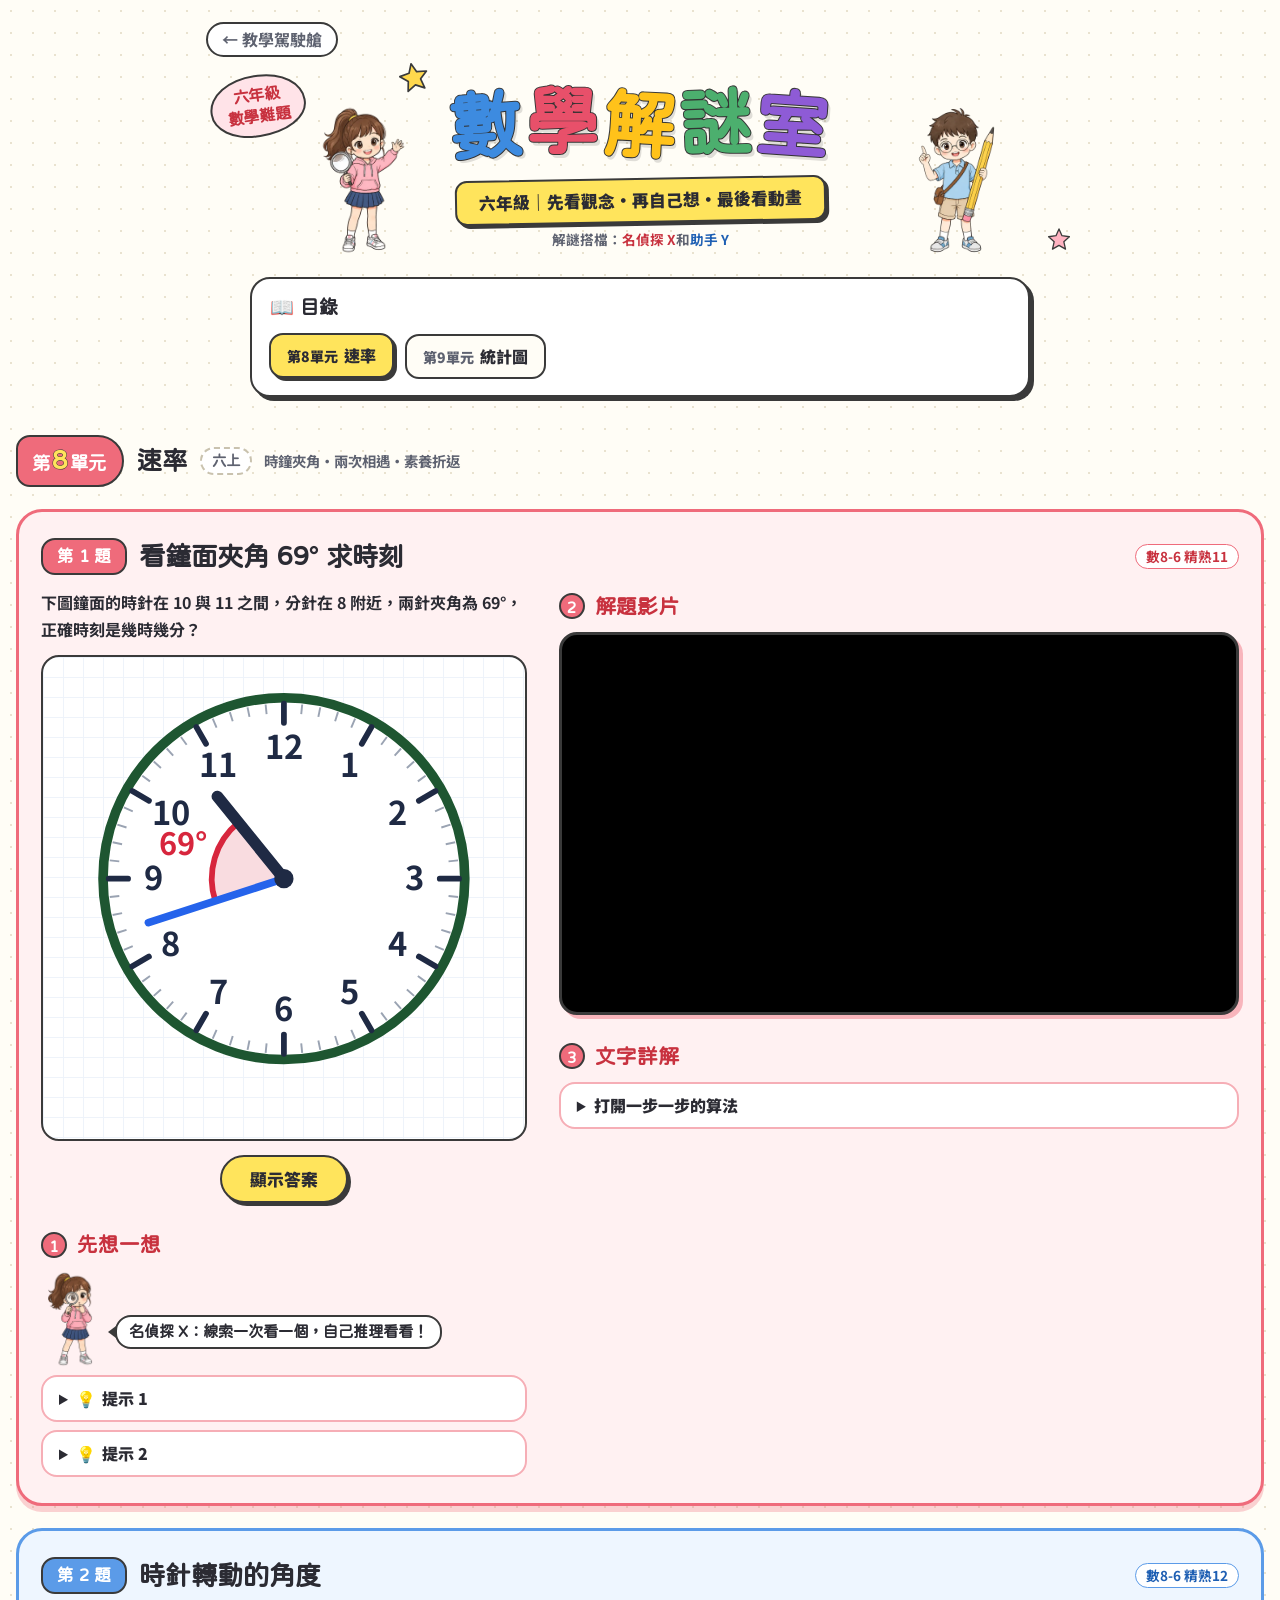
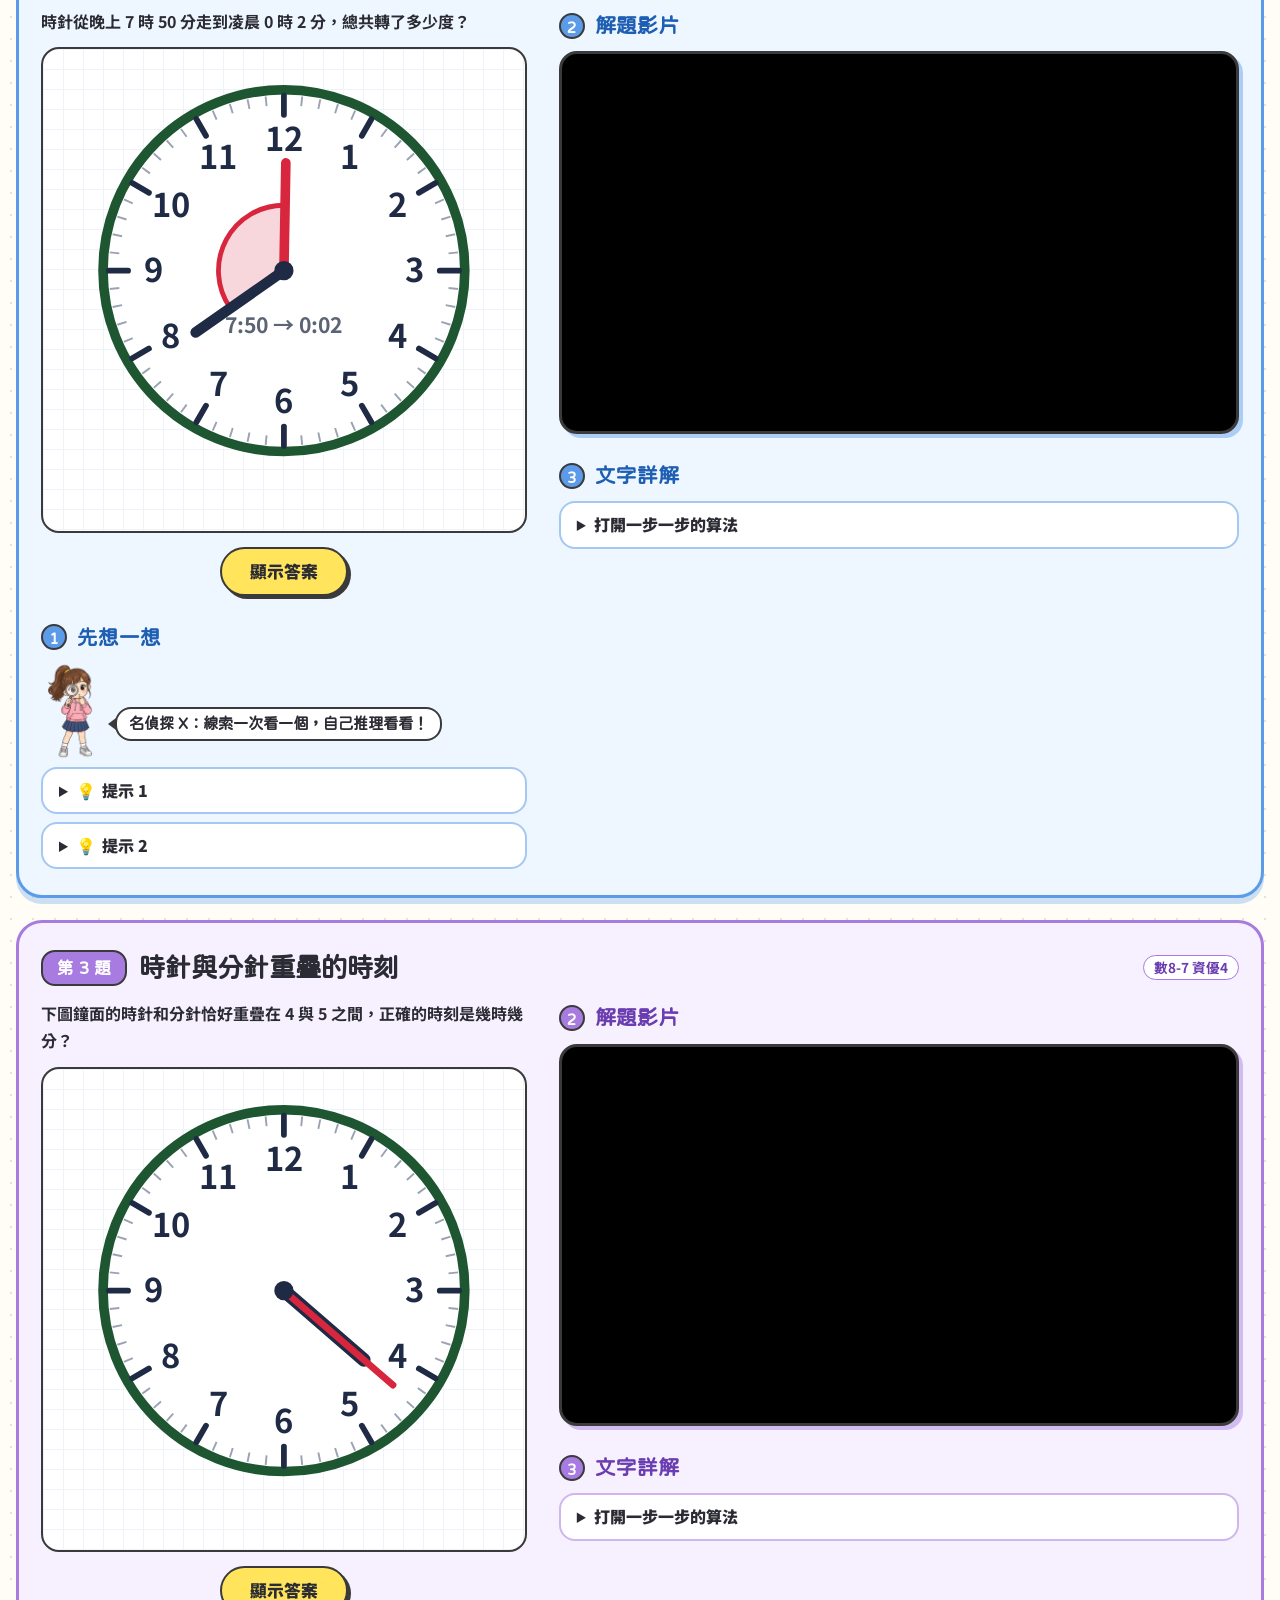
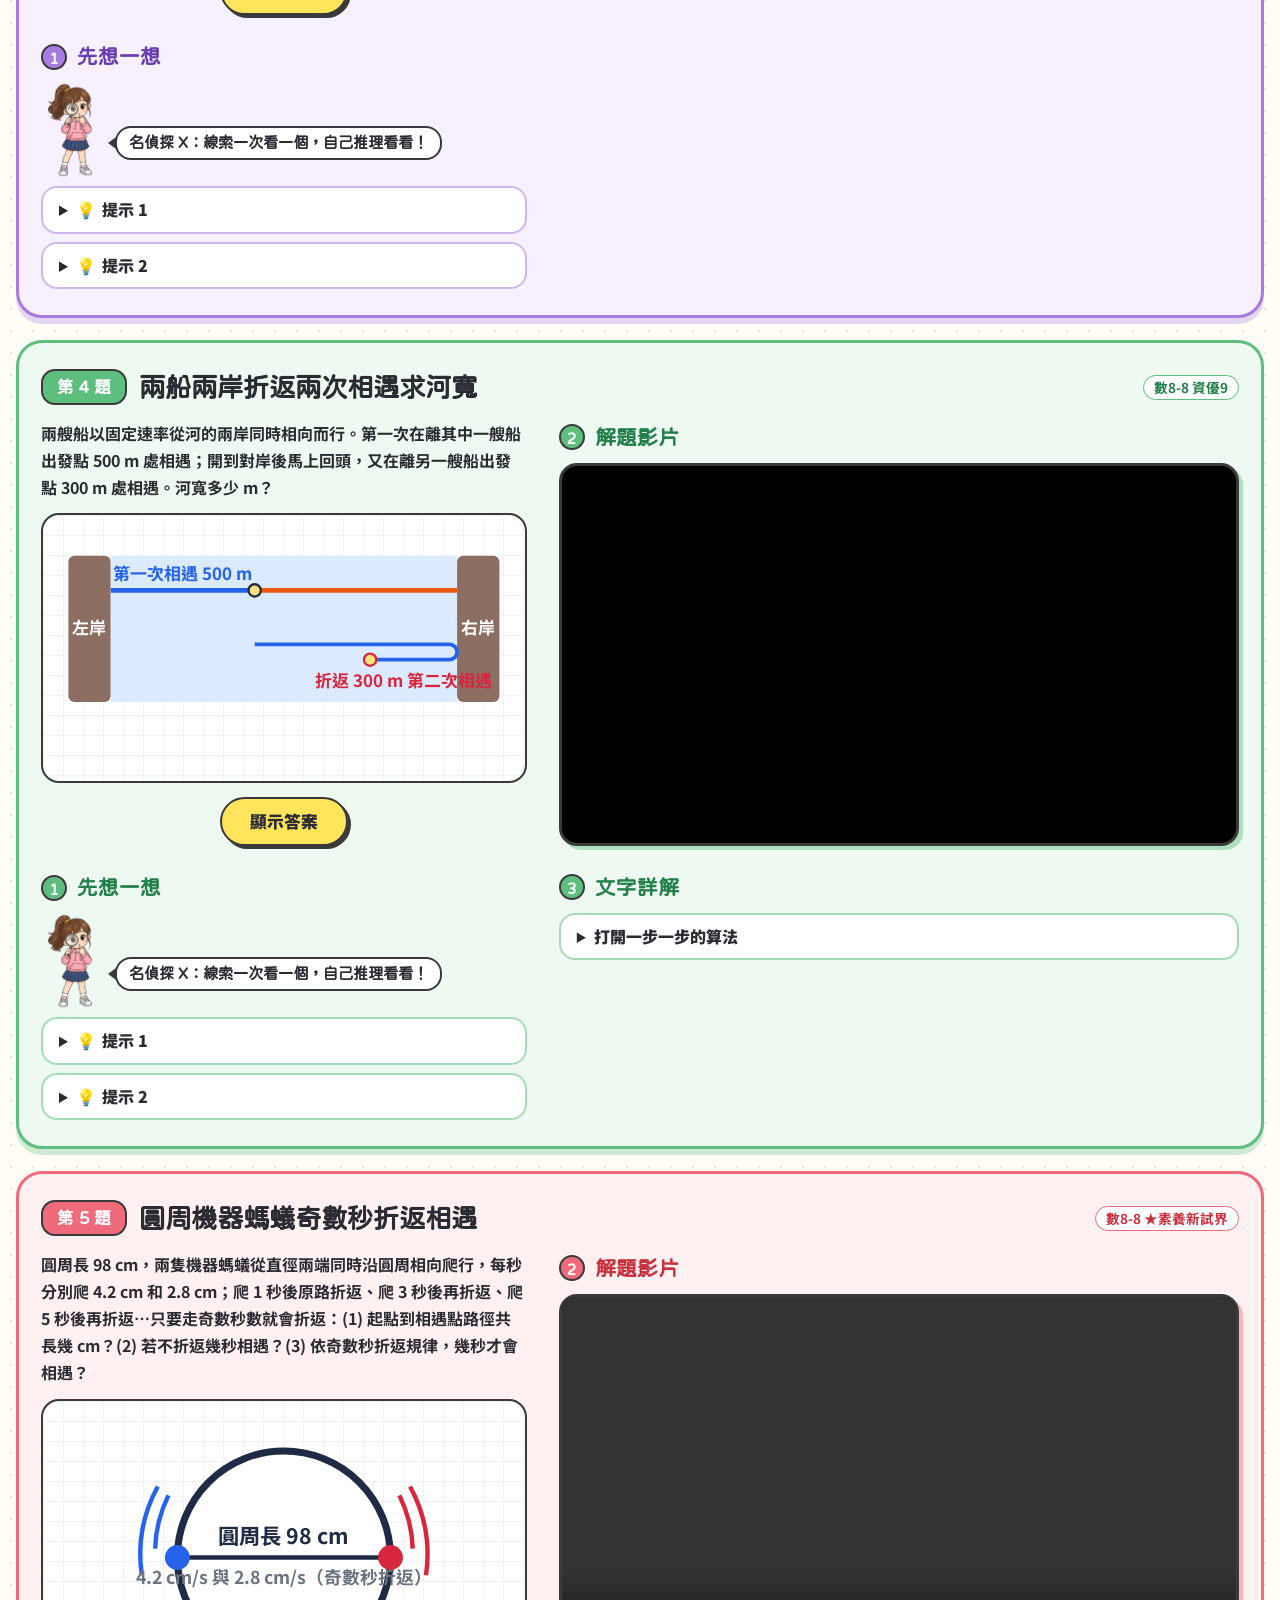
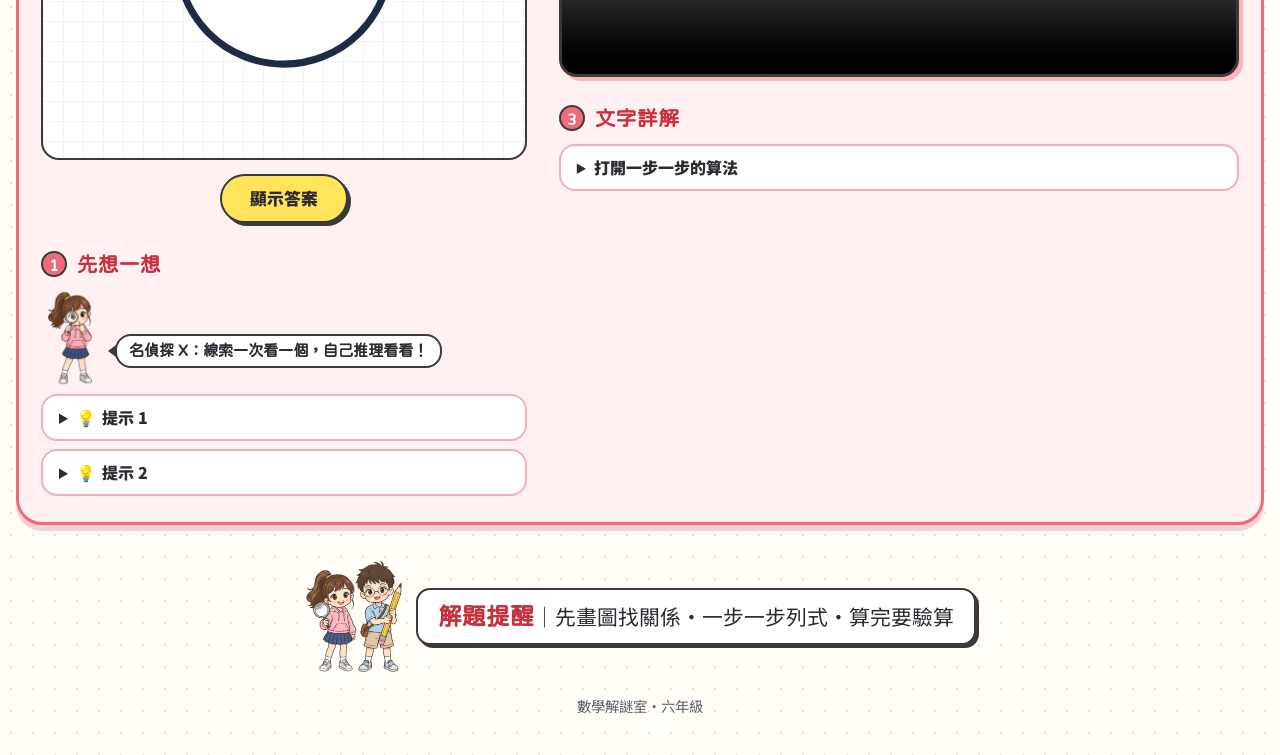
<file: units/g6-math-puzzles/index.html>
<!doctype html>
<html lang="zh-Hant">
<head>
<meta charset="utf-8">
<meta name="viewport" content="width=device-width, initial-scale=1">
<title>數學解謎室・六年級</title>
<link rel="preconnect" href="https://fonts.googleapis.com">
<link href="https://fonts.googleapis.com/css2?family=Huninn&family=Noto+Sans+TC:wght@500;700;900&display=swap" rel="stylesheet">
<style>
  :root {
    --paper: #FFFDF6; --ink: #2B2B33; --muted: #5E6270; --pen: #3A3A3A;
    --hl: #FFE45C; --hl-soft: #FFF4B8; --ans: #E23B4E;
    --red: #EF6B7B;    --red-bg: #FFF1F2;    --red-ink: #C8323F;
    --blue: #5B9BE8;   --blue-bg: #EEF6FF;   --blue-ink: #1E5FB3;
    --purple: #A77BE0; --purple-bg: #F6F0FF; --purple-ink: #6A3DB0;
    --green: #5DBE7E;  --green-bg: #EEFAF1;  --green-ink: #23804A;
    --hand: "Huninn", "jf-openhuninn-2.0", "Noto Sans TC", "Microsoft JhengHei", "PingFang TC", sans-serif;
  }
  * { box-sizing: border-box; }
  body { margin: 0; color: var(--ink); line-height: 1.7;
         font-family: "Noto Sans TC", "Microsoft JhengHei", "PingFang TC", sans-serif;
         background-color: var(--paper);
         background-image: radial-gradient(#E9E2CF 1.2px, transparent 1.2px);
         background-size: 22px 22px; }
  header, main { max-width: 900px; margin: 0 auto; padding: 0 16px; }
  header { padding-top: 22px; }
  .home { display: inline-block; color: var(--muted); text-decoration: none; font-weight: 700;
          background: #fff; border: 2px solid var(--pen); border-radius: 999px; padding: 2px 14px; }
  .home:hover { background: var(--hl-soft); }

  .hero { position: relative; text-align: center; padding: 26px 8px 8px; }
  .title { margin: 0; font-family: var(--hand); font-weight: 900; line-height: 1.15;
           font-size: clamp(2.6rem, 9vw, 4.6rem); letter-spacing: .04em; }
  .title span { display: inline-block; -webkit-text-stroke: 2px var(--pen); paint-order: stroke fill;
                text-shadow: 3px 4px 0 rgba(0,0,0,.12); }
  .t1 { color: #3D8BE0; transform: rotate(-4deg); } .t2 { color: #E8506A; transform: translateY(-4px); }
  .t3 { color: #FFC21A; transform: rotate(3deg); } .t4 { color: #4CAF6E; transform: translateY(-2px) rotate(-2deg); }
  .t5 { color: #8E5BD6; transform: rotate(4deg); }
  .ribbon { display: inline-block; margin: 10px 0 0; padding: 6px 22px; font-weight: 900; font-size: 1.05rem;
            background: var(--hl); border: 2.5px solid var(--pen); border-radius: 12px;
            box-shadow: 3px 3px 0 var(--pen); transform: rotate(-1deg); }
  .badge { position: absolute; left: 4px; top: 18px; margin: 0; padding: 8px 14px; font-family: var(--hand);
           font-weight: 900; line-height: 1.3; color: var(--red-ink); background: #FFE3E8;
           border: 2.5px solid var(--pen); border-radius: 50% 46% 52% 44% / 52% 50% 48% 46%; transform: rotate(-8deg); }
  .doodle { position: absolute; width: 34px; height: 34px; }
  .d1 { left: 22%; top: 4px; transform: rotate(-12deg); } .d2 { right: 2px; bottom: 6px; width: 26px; height: 26px; }
  @media (max-width: 640px) { .badge { display: none; } .d1 { left: 4px; } }

  h2.unit { display: flex; align-items: center; gap: 12px; flex-wrap: wrap; margin: 38px 0 6px; font-size: 1.6rem;
            font-family: var(--hand); font-weight: 900; }
  .utab { background: var(--red); color: #fff; padding: 2px 16px 2px 14px; border: 2.5px solid var(--pen);
          border-radius: 14px 26px 26px 14px; font-size: 1.15rem; }
  .utab.u9 { background: var(--blue); }
  .utab b { font-size: 1.6rem; color: #FFE45C; margin: 0 2px; -webkit-text-stroke: 1px var(--pen); paint-order: stroke fill; }
  .usem { font-size: .9rem; font-weight: 700; color: var(--muted); background: #fff; border: 2px dashed #C9C2AE;
          border-radius: 999px; padding: 0 10px; }
  .usub { font-size: .9rem; font-weight: 700; color: var(--muted); font-family: "Noto Sans TC", sans-serif; }

  .card { --c: var(--red); --cbg: var(--red-bg); --cink: var(--red-ink);
          background: var(--cbg); border: 3px solid var(--c); border-radius: 26px; padding: 22px 22px 18px;
          margin: 22px 0; box-shadow: 0 6px 0 color-mix(in srgb, var(--c) 30%, transparent); }
  .c-red { --c: var(--red); --cbg: var(--red-bg); --cink: var(--red-ink); }
  .c-blue { --c: var(--blue); --cbg: var(--blue-bg); --cink: var(--blue-ink); }
  .c-purple { --c: var(--purple); --cbg: var(--purple-bg); --cink: var(--purple-ink); }
  .c-green { --c: var(--green); --cbg: var(--green-bg); --cink: var(--green-ink); }
  .card-head { display: flex; align-items: center; gap: 12px; flex-wrap: wrap; margin-bottom: 6px; }
  .qno { background: var(--c); color: #fff; font-weight: 900; font-family: var(--hand); padding: 2px 14px;
         border-radius: 14px; border: 2.5px solid var(--pen); font-size: 1.05rem; }
  h3.ct { margin: 0; font-family: var(--hand); font-weight: 900; font-size: 1.65rem; color: var(--ink); }
  .code { margin-left: auto; font-size: .85rem; font-weight: 700; color: var(--cink); background: #fff;
          border: 1.5px solid var(--c); border-radius: 999px; padding: 0 10px; }
  .ask { margin: 4px 0 12px; font-weight: 700; }

  /* 觀念教導雙欄卡片 */
  .cgrid { display: grid; grid-template-columns: 1fr; gap: 16px; margin-top: 10px; }
  @media (min-width: 780px) { .cgrid { grid-template-columns: 1fr 1fr; } }
  .cbox { background: #fff; border: 2.5px solid var(--pen); border-radius: 18px; padding: 14px 16px; }
  .cbox h4 { margin: 0 0 6px; font-family: var(--hand); font-size: 1.2rem; color: var(--cink); }
  .cbox p { margin: 0 0 10px; font-size: .95rem; }
  .cbox .ex { color: var(--muted); font-size: .88rem; }
  .csvg-wrap { background: #FFFDF8; border: 1.5px solid #E4DCCB; border-radius: 12px; padding: 6px; display: flex; justify-content: center; }
  .csvg { width: 100%; max-width: 440px; height: auto; }
  .clist { margin: 0; padding-left: 1.2em; font-size: .95rem; }
  .clist li { margin: 5px 0; }
  .ctbl { width: 100%; border-collapse: collapse; margin-top: 6px; font-size: .92rem; text-align: center; background: #fff; }
  .ctbl th, .ctbl td { border: 2px solid var(--pen); padding: 6px 4px; }
  .ctbl thead th { background: var(--hl-soft); color: var(--ink); }
  .ctbl tbody th { background: var(--cbg); color: var(--cink); }

  .prob-wrap { display: flex; justify-content: center; background: #fff; border: 2.5px solid var(--pen);
               border-radius: 18px; padding: 10px; background-image:
               linear-gradient(#EEF3FA 1px, transparent 1px), linear-gradient(90deg, #EEF3FA 1px, transparent 1px);
               background-size: 20px 20px; }
  .prob { width: 100%; max-width: 520px; height: auto; }
  .prob .ans { fill: var(--ans); opacity: 0; transition: opacity .3s; }
  .prob.show .ans { opacity: 1; }
  .row { display: flex; justify-content: center; margin-top: 14px; }
  .btn { font: inherit; font-weight: 900; font-size: 1.05rem; background: var(--hl); color: var(--ink);
         border: 2.5px solid var(--pen); border-radius: 999px; padding: 8px 28px; cursor: pointer;
         box-shadow: 3px 3px 0 var(--pen); transition: transform .1s, box-shadow .1s; }
  .btn:hover { transform: translate(-1px,-1px); box-shadow: 4px 4px 0 var(--pen); }
  .btn:active, .btn[aria-pressed="true"] { transform: translate(2px,2px); box-shadow: 1px 1px 0 var(--pen); }
  .btn[aria-pressed="true"] { background: #fff; }

  h3.sec { display: flex; align-items: center; gap: 10px; flex-wrap: wrap; margin: 24px 0 8px;
           font-family: var(--hand); font-weight: 900; font-size: 1.3rem; color: var(--cink); }
  .snum { display: inline-grid; place-items: center; width: 1.7em; height: 1.7em; border-radius: 50%;
          background: var(--c); color: #fff; font-size: .95rem; border: 2px solid var(--pen); }
  .bubble { position: relative; font-size: .85rem; color: var(--ink); background: #fff; border: 2px solid var(--pen);
            border-radius: 16px; padding: 2px 12px; margin-left: 8px; font-weight: 700; }
  .bubble::before { content: ""; position: absolute; left: -9px; top: 50%; margin-top: -6px; border: 6px solid transparent;
                    border-right: 8px solid var(--pen); border-left: 0; }

  details { background: #fff; border: 2px solid color-mix(in srgb, var(--c) 55%, #fff); border-radius: 16px;
            padding: 8px 16px; margin: 8px 0; }
  details[open] { border-color: var(--c); }
  details.hint[open] { background: var(--hl-soft); }
  summary { cursor: pointer; font-weight: 900; }
  .bulb { margin-right: 6px; }
  details p { margin: 8px 0 4px; }
  .yt { position: relative; aspect-ratio: 16 / 9; border-radius: 18px; overflow: hidden; background: #000;
        border: 3px solid var(--pen); box-shadow: 4px 4px 0 color-mix(in srgb, var(--c) 45%, transparent); }
  .yt iframe, .yt video { position: absolute; inset: 0; width: 100%; height: 100%; border: 0; }
  .steps ol { list-style: none; counter-reset: st; margin: 10px 0; padding: 0; }
  .steps li { counter-increment: st; position: relative; padding: 3px 0 3px 2.3em; margin: 4px 0; }
  .steps li::before { content: counter(st); position: absolute; left: 0; top: 4px; width: 1.6em; height: 1.6em;
                      display: grid; place-items: center; border-radius: 50%; font-size: .85rem; font-weight: 900;
                      color: var(--cink); background: var(--cbg); border: 2px solid var(--c); }
  .final { display: inline-block; color: var(--ans); font-weight: 900; font-size: 1.2rem; margin: 6px 0 4px;
           padding: 2px 14px; background: linear-gradient(transparent 45%, var(--hl) 45%); }
  .sq { display: inline-block; width: .7em; height: .8em; border: 2px solid currentColor; border-radius: 2px;
        vertical-align: -.1em; margin: 0 .08em; opacity: .75; }
  .frac { display: inline-flex; flex-direction: column; align-items: center; vertical-align: middle;
          font-size: 0.85em; line-height: 1.05; margin: 0 3px; }
  .frac .num { border-bottom: 2px solid currentColor; padding: 0 4px 1px; }
  .frac .den { padding: 1px 4px 0; }

  .toc { margin: 18px auto 0; max-width: 780px; background: #fff; border: 2.5px solid var(--pen); border-radius: 20px;
         padding: 12px 18px 16px; box-shadow: 4px 4px 0 var(--pen); text-align: left; }
  .toc-h { margin: 0 0 10px; font-family: var(--hand); font-weight: 900; font-size: 1.2rem; }
  .toc-h::before { content: "📖 "; }
  .toc-tabs { display: flex; flex-wrap: wrap; gap: 10px; }
  .toc-tab { appearance: none; font: inherit; color: var(--ink); background: var(--paper);
             border: 2px solid var(--pen); border-radius: 14px; padding: 7px 16px;
             font-weight: 900; font-size: 1rem; cursor: pointer;
             transition: background .15s, transform .1s, box-shadow .1s; }
  .toc-tab:hover { background: var(--hl-soft); transform: translateY(-1px); }
  .toc-tab.active { background: var(--hl); border-width: 2.5px; box-shadow: 3px 3px 0 var(--pen); transform: translate(-1px, -1px); }
  .toc-tab .tnum { color: var(--muted); font-size: .88em; margin-right: 6px; }
  .toc-tab.active .tnum { color: var(--ink); }
  .unit-panel { display: none; }
  .unit-panel.active { display: block; animation: tabFade .2s ease; }
  @keyframes tabFade { from { opacity: 0; transform: translateY(4px); } to { opacity: 1; transform: translateY(0); } }
  .to-top { position: fixed; right: 14px; bottom: 16px; z-index: 10; font-weight: 900; text-decoration: none; color: var(--ink);
            background: var(--hl); border: 2.5px solid var(--pen); border-radius: 999px; padding: 6px 14px;
            box-shadow: 3px 3px 0 var(--pen); opacity: 0; pointer-events: none; transition: opacity .2s; }
  .to-top.on { opacity: 1; pointer-events: auto; }
  html { scroll-behavior: smooth; }
  .ch { display: inline-block; width: 64px; height: 96px; flex: none; object-fit: contain; }
  .hero .ch-l, .hero .ch-r { position: absolute; bottom: 4px; width: 96px; height: 150px; }
  .hero .ch-l { left: calc(8% + 40px); animation: bob 3s ease-in-out infinite; }
  .hero .ch-r { right: 8%; animation: bob 3s ease-in-out 1.5s infinite; }
  @keyframes bob { 0%, 100% { transform: translateY(0); } 50% { transform: translateY(-6px); } }
  .names { margin: 6px 0 0; font-size: .85rem; color: var(--muted); font-weight: 700; }
  .names b { color: var(--red-ink); } .names b + b { color: var(--blue-ink); }
  .talk { display: flex; align-items: flex-end; gap: 6px; margin: 4px 0 8px; }
  .talk .ch, .ending .ch { width: 58px; height: 96px; }
  .talk .bubble { margin: 0 0 18px 10px; font-family: var(--hand); font-size: .95rem; font-weight: 900; color: var(--ink); }
  .ending { display: flex; align-items: flex-end; gap: 6px; flex-wrap: wrap; margin-top: 6px; }
  .ending .bubble { margin: 0 0 18px 10px; font-family: var(--hand); font-weight: 900; }
  footer { text-align: center; color: var(--muted); font-size: .9rem; padding: 12px 16px 36px;
           display: flex; flex-wrap: wrap; justify-content: center; align-items: center; gap: 6px 12px; }
  footer .tips { display: inline-block; color: var(--ink); font-size: 1.3rem; background: #fff; border: 2.5px solid var(--pen);
                 border-radius: 14px; padding: 6px 20px; box-shadow: 3px 3px 0 var(--pen); }
  footer .tips b { color: var(--red-ink); font-family: var(--hand); font-size: 1.5rem; }
  footer p { margin: 14px 0 0; flex-basis: 100%; }
  footer .duo { display: flex; } footer .duo .ch { width: 100px; height: 115px; }
  @media (max-width: 640px) {
    .hero .ch-l, .hero .ch-r { width: 44px; height: 72px; bottom: auto; top: -54px; }
    .hero .ch-l { left: auto; right: 52px; } .hero .ch-r { right: 0; }
    .talk .ch, .ending .ch { width: 44px; height: 72px; }
    .talk .bubble, .ending .bubble { flex: 1 1 0; max-width: max-content; min-width: 0; margin-bottom: 10px; }
    footer .duo .ch { width: 70px; height: 80px; } footer .tips { flex: 1 1 0; min-width: 0; font-size: 1.05rem; }
    footer .tips b { font-size: 1.2rem; }
  }
  @media (min-width: 1100px) {
    main { max-width: 1320px; }
    .qbody { display: grid; grid-template-columns: minmax(0, 5fr) minmax(0, 7fr); gap: 0 32px; align-items: start; }
    .qb > h3.sec:first-child { margin-top: 4px; }
    .prob { max-width: 100%; }
  }
  @media (prefers-reduced-motion: reduce) { .hero .ch-l, .hero .ch-r { animation: none; } }
</style>
</head>
<body>
<header>
  <a class="home" href="../../index.html">← 教學駕駛艙</a>
  <div class="hero">
    <svg class="doodle d1" viewBox="0 0 40 40" aria-hidden="true"><path d="M20 3l4.6 10.4L36 15l-8.6 7.6L30 34l-10-5.8L10 34l2.6-11.4L4 15l11.4-1.6z" fill="#FFD84D" stroke="#3A3A3A" stroke-width="2" stroke-linejoin="round"/></svg>
    <svg class="doodle d2" viewBox="0 0 40 40" aria-hidden="true"><path d="M20 3l4.6 10.4L36 15l-8.6 7.6L30 34l-10-5.8L10 34l2.6-11.4L4 15l11.4-1.6z" fill="#FFB3C1" stroke="#3A3A3A" stroke-width="2" stroke-linejoin="round"/></svg>
    <p class="badge">六年級<br>數學難題</p>
    <h1 class="title"><span class="t1">數</span><span class="t2">學</span><span class="t3">解</span><span class="t4">謎</span><span class="t5">室</span></h1>
    <p class="ribbon">六年級｜先看觀念・再自己想・最後看動畫</p>
    <p class="names">解謎搭檔：<b>名偵探 X</b>和<b>助手 Y</b></p>
    <img class="ch ch-l" src="../../assets/mascot/x_hello.webp" alt="名偵探 X 揮手打招呼">
    <img class="ch ch-r" src="../../assets/mascot/y_hello.webp" alt="助手 Y 抱著大鉛筆">
  </div>
  <nav class="toc" id="toc" aria-label="目錄"></nav>
</header>

<main>
  <h2 class="unit" id="u8"><span class="utab">第<b>8</b>單元</span><span class="utitle">速率</span><span class="usem">六上</span><span class="usub">時鐘夾角・兩次相遇・素養折返</span></h2>
  
  <section class="card c-red" id="q1">
    <div class="card-head"><span class="qno">第 1 題</span><h3 class="ct">看鐘面夾角 69° 求時刻</h3><span class="code">數8-6 精熟11</span></div>
    <div class="qbody"><div class="qa">
    <p class="ask">下圖鐘面的時針在 10 與 11 之間，分針在 8 附近，兩針夾角為 69°，正確時刻是幾時幾分？</p>
    <div class="prob-wrap"><svg class="prob" id="prob-1" viewBox="0 0 480 480" role="img" aria-label="時鐘夾角 69 度"><circle cx="240" cy="220" r="188" fill="#FFFFFF" stroke="#1E5631" stroke-width="10"/><line x1="240.0" y1="58.0" x2="240.0" y2="38.0" stroke="#1F2A44" stroke-width="6" stroke-linecap="round"/><line x1="258.0" y1="48.9" x2="259.0" y2="39.0" stroke="#9AA3B2" stroke-width="2"/><line x1="275.8" y1="51.8" x2="277.8" y2="42.0" stroke="#9AA3B2" stroke-width="2"/><line x1="293.2" y1="56.4" x2="296.2" y2="46.9" stroke="#9AA3B2" stroke-width="2"/><line x1="310.0" y1="62.9" x2="314.0" y2="53.7" stroke="#9AA3B2" stroke-width="2"/><line x1="321.0" y1="79.7" x2="331.0" y2="62.4" stroke="#1F2A44" stroke-width="6" stroke-linecap="round"/><line x1="341.1" y1="80.8" x2="347.0" y2="72.8" stroke="#9AA3B2" stroke-width="2"/><line x1="355.1" y1="92.2" x2="361.8" y2="84.7" stroke="#9AA3B2" stroke-width="2"/><line x1="367.8" y1="104.9" x2="375.3" y2="98.2" stroke="#9AA3B2" stroke-width="2"/><line x1="379.2" y1="118.9" x2="387.2" y2="113.0" stroke="#9AA3B2" stroke-width="2"/><line x1="380.3" y1="139.0" x2="397.6" y2="129.0" stroke="#1F2A44" stroke-width="6" stroke-linecap="round"/><line x1="397.1" y1="150.0" x2="406.3" y2="146.0" stroke="#9AA3B2" stroke-width="2"/><line x1="403.6" y1="166.8" x2="413.1" y2="163.8" stroke="#9AA3B2" stroke-width="2"/><line x1="408.2" y1="184.2" x2="418.0" y2="182.2" stroke="#9AA3B2" stroke-width="2"/><line x1="411.1" y1="202.0" x2="421.0" y2="201.0" stroke="#9AA3B2" stroke-width="2"/><line x1="402.0" y1="220.0" x2="422.0" y2="220.0" stroke="#1F2A44" stroke-width="6" stroke-linecap="round"/><line x1="411.1" y1="238.0" x2="421.0" y2="239.0" stroke="#9AA3B2" stroke-width="2"/><line x1="408.2" y1="255.8" x2="418.0" y2="257.8" stroke="#9AA3B2" stroke-width="2"/><line x1="403.6" y1="273.2" x2="413.1" y2="276.2" stroke="#9AA3B2" stroke-width="2"/><line x1="397.1" y1="290.0" x2="406.3" y2="294.0" stroke="#9AA3B2" stroke-width="2"/><line x1="380.3" y1="301.0" x2="397.6" y2="311.0" stroke="#1F2A44" stroke-width="6" stroke-linecap="round"/><line x1="379.2" y1="321.1" x2="387.2" y2="327.0" stroke="#9AA3B2" stroke-width="2"/><line x1="367.8" y1="335.1" x2="375.3" y2="341.8" stroke="#9AA3B2" stroke-width="2"/><line x1="355.1" y1="347.8" x2="361.8" y2="355.3" stroke="#9AA3B2" stroke-width="2"/><line x1="341.1" y1="359.2" x2="347.0" y2="367.2" stroke="#9AA3B2" stroke-width="2"/><line x1="321.0" y1="360.3" x2="331.0" y2="377.6" stroke="#1F2A44" stroke-width="6" stroke-linecap="round"/><line x1="310.0" y1="377.1" x2="314.0" y2="386.3" stroke="#9AA3B2" stroke-width="2"/><line x1="293.2" y1="383.6" x2="296.2" y2="393.1" stroke="#9AA3B2" stroke-width="2"/><line x1="275.8" y1="388.2" x2="277.8" y2="398.0" stroke="#9AA3B2" stroke-width="2"/><line x1="258.0" y1="391.1" x2="259.0" y2="401.0" stroke="#9AA3B2" stroke-width="2"/><line x1="240.0" y1="382.0" x2="240.0" y2="402.0" stroke="#1F2A44" stroke-width="6" stroke-linecap="round"/><line x1="222.0" y1="391.1" x2="221.0" y2="401.0" stroke="#9AA3B2" stroke-width="2"/><line x1="204.2" y1="388.2" x2="202.2" y2="398.0" stroke="#9AA3B2" stroke-width="2"/><line x1="186.8" y1="383.6" x2="183.8" y2="393.1" stroke="#9AA3B2" stroke-width="2"/><line x1="170.0" y1="377.1" x2="166.0" y2="386.3" stroke="#9AA3B2" stroke-width="2"/><line x1="159.0" y1="360.3" x2="149.0" y2="377.6" stroke="#1F2A44" stroke-width="6" stroke-linecap="round"/><line x1="138.9" y1="359.2" x2="133.0" y2="367.2" stroke="#9AA3B2" stroke-width="2"/><line x1="124.9" y1="347.8" x2="118.2" y2="355.3" stroke="#9AA3B2" stroke-width="2"/><line x1="112.2" y1="335.1" x2="104.7" y2="341.8" stroke="#9AA3B2" stroke-width="2"/><line x1="100.8" y1="321.1" x2="92.8" y2="327.0" stroke="#9AA3B2" stroke-width="2"/><line x1="99.7" y1="301.0" x2="82.4" y2="311.0" stroke="#1F2A44" stroke-width="6" stroke-linecap="round"/><line x1="82.9" y1="290.0" x2="73.7" y2="294.0" stroke="#9AA3B2" stroke-width="2"/><line x1="76.4" y1="273.2" x2="66.9" y2="276.2" stroke="#9AA3B2" stroke-width="2"/><line x1="71.8" y1="255.8" x2="62.0" y2="257.8" stroke="#9AA3B2" stroke-width="2"/><line x1="68.9" y1="238.0" x2="59.0" y2="239.0" stroke="#9AA3B2" stroke-width="2"/><line x1="78.0" y1="220.0" x2="58.0" y2="220.0" stroke="#1F2A44" stroke-width="6" stroke-linecap="round"/><line x1="68.9" y1="202.0" x2="59.0" y2="201.0" stroke="#9AA3B2" stroke-width="2"/><line x1="71.8" y1="184.2" x2="62.0" y2="182.2" stroke="#9AA3B2" stroke-width="2"/><line x1="76.4" y1="166.8" x2="66.9" y2="163.8" stroke="#9AA3B2" stroke-width="2"/><line x1="82.9" y1="150.0" x2="73.7" y2="146.0" stroke="#9AA3B2" stroke-width="2"/><line x1="99.7" y1="139.0" x2="82.4" y2="129.0" stroke="#1F2A44" stroke-width="6" stroke-linecap="round"/><line x1="100.8" y1="118.9" x2="92.8" y2="113.0" stroke="#9AA3B2" stroke-width="2"/><line x1="112.2" y1="104.9" x2="104.7" y2="98.2" stroke="#9AA3B2" stroke-width="2"/><line x1="124.9" y1="92.2" x2="118.2" y2="84.7" stroke="#9AA3B2" stroke-width="2"/><line x1="138.9" y1="80.8" x2="133.0" y2="72.8" stroke="#9AA3B2" stroke-width="2"/><line x1="159.0" y1="79.7" x2="149.0" y2="62.4" stroke="#1F2A44" stroke-width="6" stroke-linecap="round"/><line x1="170.0" y1="62.9" x2="166.0" y2="53.7" stroke="#9AA3B2" stroke-width="2"/><line x1="186.8" y1="56.4" x2="183.8" y2="46.9" stroke="#9AA3B2" stroke-width="2"/><line x1="204.2" y1="51.8" x2="202.2" y2="42.0" stroke="#9AA3B2" stroke-width="2"/><line x1="222.0" y1="48.9" x2="221.0" y2="39.0" stroke="#9AA3B2" stroke-width="2"/><text x="308.0" y="114.2" text-anchor="middle" font-size="34" font-weight="700" fill="#1F2A44">1</text><text x="357.8" y="164.0" text-anchor="middle" font-size="34" font-weight="700" fill="#1F2A44">2</text><text x="376.0" y="232.0" text-anchor="middle" font-size="34" font-weight="700" fill="#1F2A44">3</text><text x="357.8" y="300.0" text-anchor="middle" font-size="34" font-weight="700" fill="#1F2A44">4</text><text x="308.0" y="349.8" text-anchor="middle" font-size="34" font-weight="700" fill="#1F2A44">5</text><text x="240.0" y="368.0" text-anchor="middle" font-size="34" font-weight="700" fill="#1F2A44">6</text><text x="172.0" y="349.8" text-anchor="middle" font-size="34" font-weight="700" fill="#1F2A44">7</text><text x="122.2" y="300.0" text-anchor="middle" font-size="34" font-weight="700" fill="#1F2A44">8</text><text x="104.0" y="232.0" text-anchor="middle" font-size="34" font-weight="700" fill="#1F2A44">9</text><text x="122.2" y="164.0" text-anchor="middle" font-size="34" font-weight="700" fill="#1F2A44">10</text><text x="172.0" y="114.2" text-anchor="middle" font-size="34" font-weight="700" fill="#1F2A44">11</text><text x="240.0" y="96.0" text-anchor="middle" font-size="34" font-weight="700" fill="#1F2A44">12</text><path d="M 240 220 L 168.7 243.2 A 75 75 0 0 1 192.8 161.7 Z" fill="rgba(215,38,61,0.16)"/><path d="M 168.7 243.2 A 75 75 0 0 1 192.8 161.7" fill="none" stroke="#D7263D" stroke-width="6"/><text x="135" y="195" text-anchor="middle" font-size="32" font-weight="700" fill="#D7263D">69°</text><line x1="240" y1="220" x2="170.8" y2="134.5" stroke="#1F2A44" stroke-width="12" stroke-linecap="round"/><line x1="240" y1="220" x2="99.2" y2="265.7" stroke="#2563EB" stroke-width="8" stroke-linecap="round"/><circle cx="240" cy="220" r="10" fill="#1F2A44"/><text x="240" y="458" text-anchor="middle" font-size="34" font-weight="700" class="ans">答：10 時 42 分</text></svg></div>
    <div class="row">
      <button type="button" class="btn" data-toggle="prob-1" aria-pressed="false">顯示答案</button>
    </div>
    <h3 class="sec"><span class="snum">1</span>先想一想</h3>
    <div class="talk"><img class="ch" src="../../assets/mascot/x_think.webp" alt="" loading="lazy"><span class="bubble">名偵探 X：線索一次看一個，自己推理看看！</span></div>
    <details class="hint"><summary><span class="bulb">💡</span>提示 1</summary><p>先把時刻想成「10 時整」：這時分針在 12、時針在 10，時針領先分針 30° × 10 ＝ 300°。</p></details><details class="hint"><summary><span class="bulb">💡</span>提示 2</summary><p>分針每分鐘走 6°、時針每分鐘走 0.5°，所以分針每分鐘會追近 6° − 0.5° ＝ 5.5°。從相差 300° 追到還差 69°，一共追近了幾度？</p></details>
    </div><div class="qb">
    <h3 class="sec"><span class="snum">2</span>解題影片</h3>
    <div class="yt"><iframe src="https://www.youtube-nocookie.com/embed/y1YIPcJ98Z4?rel=0" title="數8-6 精熟11｜看鐘面夾角 69° 求時刻 解題影片" allow="encrypted-media; picture-in-picture; fullscreen" allowfullscreen loading="lazy"></iframe></div>
    <h3 class="sec"><span class="snum">3</span>文字詳解</h3>
    <details class="steps"><summary>打開一步一步的算法</summary><ol><li>時針在 10～11 之間，兩針夾角 69°</li><li>先回到「10 時整」作為起點</li><li>10 時整：時針在分針前方 30° × 10 ＝ 300°</li><li>分針每分走 6°，時針每分走 0.5°</li><li>每分鐘分針追近：6° − 0.5° ＝ 5.5°</li><li>從 300° 追到還差 69°，共追近幾度？</li><li>一共追近：300° − 69° ＝ 231°</li><li>經過時間：231° ÷ 5.5° ＝ 42（分）</li><li>答案：10 時 42 分 ✓</li></ol>
      <div class="ending"><p class="final">答案：10 時 42 分</p><img class="ch" src="../../assets/mascot/y_check.webp" alt="" loading="lazy"><span class="bubble">助手 Y：驗算通過，才算破案！</span></div></details>
      </div></div>
  </section>
  <section class="card c-blue" id="q2">
    <div class="card-head"><span class="qno">第 2 題</span><h3 class="ct">時針轉動的角度</h3><span class="code">數8-6 精熟12</span></div>
    <div class="qbody"><div class="qa">
    <p class="ask">時針從晚上 7 時 50 分走到凌晨 0 時 2 分，總共轉了多少度？</p>
    <div class="prob-wrap"><svg class="prob" id="prob-2" viewBox="0 0 480 480" role="img" aria-label="時針轉動角度"><circle cx="240" cy="220" r="188" fill="#FFFFFF" stroke="#1E5631" stroke-width="10"/><line x1="240.0" y1="58.0" x2="240.0" y2="38.0" stroke="#1F2A44" stroke-width="6" stroke-linecap="round"/><line x1="258.0" y1="48.9" x2="259.0" y2="39.0" stroke="#9AA3B2" stroke-width="2"/><line x1="275.8" y1="51.8" x2="277.8" y2="42.0" stroke="#9AA3B2" stroke-width="2"/><line x1="293.2" y1="56.4" x2="296.2" y2="46.9" stroke="#9AA3B2" stroke-width="2"/><line x1="310.0" y1="62.9" x2="314.0" y2="53.7" stroke="#9AA3B2" stroke-width="2"/><line x1="321.0" y1="79.7" x2="331.0" y2="62.4" stroke="#1F2A44" stroke-width="6" stroke-linecap="round"/><line x1="341.1" y1="80.8" x2="347.0" y2="72.8" stroke="#9AA3B2" stroke-width="2"/><line x1="355.1" y1="92.2" x2="361.8" y2="84.7" stroke="#9AA3B2" stroke-width="2"/><line x1="367.8" y1="104.9" x2="375.3" y2="98.2" stroke="#9AA3B2" stroke-width="2"/><line x1="379.2" y1="118.9" x2="387.2" y2="113.0" stroke="#9AA3B2" stroke-width="2"/><line x1="380.3" y1="139.0" x2="397.6" y2="129.0" stroke="#1F2A44" stroke-width="6" stroke-linecap="round"/><line x1="397.1" y1="150.0" x2="406.3" y2="146.0" stroke="#9AA3B2" stroke-width="2"/><line x1="403.6" y1="166.8" x2="413.1" y2="163.8" stroke="#9AA3B2" stroke-width="2"/><line x1="408.2" y1="184.2" x2="418.0" y2="182.2" stroke="#9AA3B2" stroke-width="2"/><line x1="411.1" y1="202.0" x2="421.0" y2="201.0" stroke="#9AA3B2" stroke-width="2"/><line x1="402.0" y1="220.0" x2="422.0" y2="220.0" stroke="#1F2A44" stroke-width="6" stroke-linecap="round"/><line x1="411.1" y1="238.0" x2="421.0" y2="239.0" stroke="#9AA3B2" stroke-width="2"/><line x1="408.2" y1="255.8" x2="418.0" y2="257.8" stroke="#9AA3B2" stroke-width="2"/><line x1="403.6" y1="273.2" x2="413.1" y2="276.2" stroke="#9AA3B2" stroke-width="2"/><line x1="397.1" y1="290.0" x2="406.3" y2="294.0" stroke="#9AA3B2" stroke-width="2"/><line x1="380.3" y1="301.0" x2="397.6" y2="311.0" stroke="#1F2A44" stroke-width="6" stroke-linecap="round"/><line x1="379.2" y1="321.1" x2="387.2" y2="327.0" stroke="#9AA3B2" stroke-width="2"/><line x1="367.8" y1="335.1" x2="375.3" y2="341.8" stroke="#9AA3B2" stroke-width="2"/><line x1="355.1" y1="347.8" x2="361.8" y2="355.3" stroke="#9AA3B2" stroke-width="2"/><line x1="341.1" y1="359.2" x2="347.0" y2="367.2" stroke="#9AA3B2" stroke-width="2"/><line x1="321.0" y1="360.3" x2="331.0" y2="377.6" stroke="#1F2A44" stroke-width="6" stroke-linecap="round"/><line x1="310.0" y1="377.1" x2="314.0" y2="386.3" stroke="#9AA3B2" stroke-width="2"/><line x1="293.2" y1="383.6" x2="296.2" y2="393.1" stroke="#9AA3B2" stroke-width="2"/><line x1="275.8" y1="388.2" x2="277.8" y2="398.0" stroke="#9AA3B2" stroke-width="2"/><line x1="258.0" y1="391.1" x2="259.0" y2="401.0" stroke="#9AA3B2" stroke-width="2"/><line x1="240.0" y1="382.0" x2="240.0" y2="402.0" stroke="#1F2A44" stroke-width="6" stroke-linecap="round"/><line x1="222.0" y1="391.1" x2="221.0" y2="401.0" stroke="#9AA3B2" stroke-width="2"/><line x1="204.2" y1="388.2" x2="202.2" y2="398.0" stroke="#9AA3B2" stroke-width="2"/><line x1="186.8" y1="383.6" x2="183.8" y2="393.1" stroke="#9AA3B2" stroke-width="2"/><line x1="170.0" y1="377.1" x2="166.0" y2="386.3" stroke="#9AA3B2" stroke-width="2"/><line x1="159.0" y1="360.3" x2="149.0" y2="377.6" stroke="#1F2A44" stroke-width="6" stroke-linecap="round"/><line x1="138.9" y1="359.2" x2="133.0" y2="367.2" stroke="#9AA3B2" stroke-width="2"/><line x1="124.9" y1="347.8" x2="118.2" y2="355.3" stroke="#9AA3B2" stroke-width="2"/><line x1="112.2" y1="335.1" x2="104.7" y2="341.8" stroke="#9AA3B2" stroke-width="2"/><line x1="100.8" y1="321.1" x2="92.8" y2="327.0" stroke="#9AA3B2" stroke-width="2"/><line x1="99.7" y1="301.0" x2="82.4" y2="311.0" stroke="#1F2A44" stroke-width="6" stroke-linecap="round"/><line x1="82.9" y1="290.0" x2="73.7" y2="294.0" stroke="#9AA3B2" stroke-width="2"/><line x1="76.4" y1="273.2" x2="66.9" y2="276.2" stroke="#9AA3B2" stroke-width="2"/><line x1="71.8" y1="255.8" x2="62.0" y2="257.8" stroke="#9AA3B2" stroke-width="2"/><line x1="68.9" y1="238.0" x2="59.0" y2="239.0" stroke="#9AA3B2" stroke-width="2"/><line x1="78.0" y1="220.0" x2="58.0" y2="220.0" stroke="#1F2A44" stroke-width="6" stroke-linecap="round"/><line x1="68.9" y1="202.0" x2="59.0" y2="201.0" stroke="#9AA3B2" stroke-width="2"/><line x1="71.8" y1="184.2" x2="62.0" y2="182.2" stroke="#9AA3B2" stroke-width="2"/><line x1="76.4" y1="166.8" x2="66.9" y2="163.8" stroke="#9AA3B2" stroke-width="2"/><line x1="82.9" y1="150.0" x2="73.7" y2="146.0" stroke="#9AA3B2" stroke-width="2"/><line x1="99.7" y1="139.0" x2="82.4" y2="129.0" stroke="#1F2A44" stroke-width="6" stroke-linecap="round"/><line x1="100.8" y1="118.9" x2="92.8" y2="113.0" stroke="#9AA3B2" stroke-width="2"/><line x1="112.2" y1="104.9" x2="104.7" y2="98.2" stroke="#9AA3B2" stroke-width="2"/><line x1="124.9" y1="92.2" x2="118.2" y2="84.7" stroke="#9AA3B2" stroke-width="2"/><line x1="138.9" y1="80.8" x2="133.0" y2="72.8" stroke="#9AA3B2" stroke-width="2"/><line x1="159.0" y1="79.7" x2="149.0" y2="62.4" stroke="#1F2A44" stroke-width="6" stroke-linecap="round"/><line x1="170.0" y1="62.9" x2="166.0" y2="53.7" stroke="#9AA3B2" stroke-width="2"/><line x1="186.8" y1="56.4" x2="183.8" y2="46.9" stroke="#9AA3B2" stroke-width="2"/><line x1="204.2" y1="51.8" x2="202.2" y2="42.0" stroke="#9AA3B2" stroke-width="2"/><line x1="222.0" y1="48.9" x2="221.0" y2="39.0" stroke="#9AA3B2" stroke-width="2"/><text x="308.0" y="114.2" text-anchor="middle" font-size="34" font-weight="700" fill="#1F2A44">1</text><text x="357.8" y="164.0" text-anchor="middle" font-size="34" font-weight="700" fill="#1F2A44">2</text><text x="376.0" y="232.0" text-anchor="middle" font-size="34" font-weight="700" fill="#1F2A44">3</text><text x="357.8" y="300.0" text-anchor="middle" font-size="34" font-weight="700" fill="#1F2A44">4</text><text x="308.0" y="349.8" text-anchor="middle" font-size="34" font-weight="700" fill="#1F2A44">5</text><text x="240.0" y="368.0" text-anchor="middle" font-size="34" font-weight="700" fill="#1F2A44">6</text><text x="172.0" y="349.8" text-anchor="middle" font-size="34" font-weight="700" fill="#1F2A44">7</text><text x="122.2" y="300.0" text-anchor="middle" font-size="34" font-weight="700" fill="#1F2A44">8</text><text x="104.0" y="232.0" text-anchor="middle" font-size="34" font-weight="700" fill="#1F2A44">9</text><text x="122.2" y="164.0" text-anchor="middle" font-size="34" font-weight="700" fill="#1F2A44">10</text><text x="172.0" y="114.2" text-anchor="middle" font-size="34" font-weight="700" fill="#1F2A44">11</text><text x="240.0" y="96.0" text-anchor="middle" font-size="34" font-weight="700" fill="#1F2A44">12</text><path d="M 240 220 L 184.3 259.0 A 68 68 0 0 1 241.2 152.0 Z" fill="rgba(215,38,61,0.18)"/><path d="M 184.3 259.0 A 68 68 0 0 1 241.2 152.0" fill="none" stroke="#D7263D" stroke-width="5"/><line x1="240" y1="220" x2="148.3" y2="284.2" stroke="#1F2A44" stroke-width="11" stroke-linecap="round"/><line x1="240" y1="220" x2="242.0" y2="108.0" stroke="#D7263D" stroke-width="10" stroke-linecap="round"/><circle cx="240" cy="220" r="10" fill="#1F2A44"/><text x="195" y="195" text-anchor="middle" font-size="26" font-weight="700" fill="#D7263D" class="ans">126°</text><text x="240" y="285" text-anchor="middle" font-size="22" font-weight="700" fill="#5B6475">7:50 → 0:02</text><text x="240" y="458" text-anchor="middle" font-size="34" font-weight="700" class="ans">答：共轉 126°</text></svg></div>
    <div class="row">
      <button type="button" class="btn" data-toggle="prob-2" aria-pressed="false">顯示答案</button>
    </div>
    <h3 class="sec"><span class="snum">1</span>先想一想</h3>
    <div class="talk"><img class="ch" src="../../assets/mascot/x_think.webp" alt="" loading="lazy"><span class="bubble">名偵探 X：線索一次看一個，自己推理看看！</span></div>
    <details class="hint"><summary><span class="bulb">💡</span>提示 1</summary><p>先算經過幾分鐘：從 7 時 50 分到 12 時 2 分，一共是 4 小時 12 分 ＝ 252 分鐘。</p></details><details class="hint"><summary><span class="bulb">💡</span>提示 2</summary><p>時針 1 小時（60 分鐘）走一大格 30°，所以時針每分鐘走 30° ÷ 60 ＝ 0.5°。</p></details>
    </div><div class="qb">
    <h3 class="sec"><span class="snum">2</span>解題影片</h3>
    <div class="yt"><iframe src="https://www.youtube-nocookie.com/embed/S8LAczeO5wA?rel=0" title="數8-6 精熟12｜時針轉動的角度 解題影片" allow="encrypted-media; picture-in-picture; fullscreen" allowfullscreen loading="lazy"></iframe></div>
    <h3 class="sec"><span class="snum">3</span>文字詳解</h3>
    <details class="steps"><summary>打開一步一步的算法</summary><ol><li>時針從 7 時 50 分走到 0 時 2 分，共轉幾度？</li><li>第一步：先算經過時間（0 時 2 分 ＝ 12 時 2 分）</li><li>12 時 2 分 − 7 時 50 分 ＝ 4 小時 12 分</li><li>換成分鐘：60 × 4 ＋ 12 ＝ 252（分）</li><li>第二步：時針 1 小時（60 分）走一大格 30°</li><li>時針每分鐘走：30° ÷ 60 ＝ 0.5°</li><li>時針連續走 252 分鐘的轉動扇形</li><li>0.5° × 252 ＝ 126°</li><li>答案：126 度 ✓</li></ol>
      <div class="ending"><p class="final">答案：126 度</p><img class="ch" src="../../assets/mascot/y_check.webp" alt="" loading="lazy"><span class="bubble">助手 Y：驗算通過，才算破案！</span></div></details>
      </div></div>
  </section>
  <section class="card c-purple" id="q3">
    <div class="card-head"><span class="qno">第 3 題</span><h3 class="ct">時針與分針重疊的時刻</h3><span class="code">數8-7 資優4</span></div>
    <div class="qbody"><div class="qa">
    <p class="ask">下圖鐘面的時針和分針恰好重疊在 4 與 5 之間，正確的時刻是幾時幾分？</p>
    <div class="prob-wrap"><svg class="prob" id="prob-3" viewBox="0 0 480 480" role="img" aria-label="時針與分針重疊"><circle cx="240" cy="220" r="188" fill="#FFFFFF" stroke="#1E5631" stroke-width="10"/><line x1="240.0" y1="58.0" x2="240.0" y2="38.0" stroke="#1F2A44" stroke-width="6" stroke-linecap="round"/><line x1="258.0" y1="48.9" x2="259.0" y2="39.0" stroke="#9AA3B2" stroke-width="2"/><line x1="275.8" y1="51.8" x2="277.8" y2="42.0" stroke="#9AA3B2" stroke-width="2"/><line x1="293.2" y1="56.4" x2="296.2" y2="46.9" stroke="#9AA3B2" stroke-width="2"/><line x1="310.0" y1="62.9" x2="314.0" y2="53.7" stroke="#9AA3B2" stroke-width="2"/><line x1="321.0" y1="79.7" x2="331.0" y2="62.4" stroke="#1F2A44" stroke-width="6" stroke-linecap="round"/><line x1="341.1" y1="80.8" x2="347.0" y2="72.8" stroke="#9AA3B2" stroke-width="2"/><line x1="355.1" y1="92.2" x2="361.8" y2="84.7" stroke="#9AA3B2" stroke-width="2"/><line x1="367.8" y1="104.9" x2="375.3" y2="98.2" stroke="#9AA3B2" stroke-width="2"/><line x1="379.2" y1="118.9" x2="387.2" y2="113.0" stroke="#9AA3B2" stroke-width="2"/><line x1="380.3" y1="139.0" x2="397.6" y2="129.0" stroke="#1F2A44" stroke-width="6" stroke-linecap="round"/><line x1="397.1" y1="150.0" x2="406.3" y2="146.0" stroke="#9AA3B2" stroke-width="2"/><line x1="403.6" y1="166.8" x2="413.1" y2="163.8" stroke="#9AA3B2" stroke-width="2"/><line x1="408.2" y1="184.2" x2="418.0" y2="182.2" stroke="#9AA3B2" stroke-width="2"/><line x1="411.1" y1="202.0" x2="421.0" y2="201.0" stroke="#9AA3B2" stroke-width="2"/><line x1="402.0" y1="220.0" x2="422.0" y2="220.0" stroke="#1F2A44" stroke-width="6" stroke-linecap="round"/><line x1="411.1" y1="238.0" x2="421.0" y2="239.0" stroke="#9AA3B2" stroke-width="2"/><line x1="408.2" y1="255.8" x2="418.0" y2="257.8" stroke="#9AA3B2" stroke-width="2"/><line x1="403.6" y1="273.2" x2="413.1" y2="276.2" stroke="#9AA3B2" stroke-width="2"/><line x1="397.1" y1="290.0" x2="406.3" y2="294.0" stroke="#9AA3B2" stroke-width="2"/><line x1="380.3" y1="301.0" x2="397.6" y2="311.0" stroke="#1F2A44" stroke-width="6" stroke-linecap="round"/><line x1="379.2" y1="321.1" x2="387.2" y2="327.0" stroke="#9AA3B2" stroke-width="2"/><line x1="367.8" y1="335.1" x2="375.3" y2="341.8" stroke="#9AA3B2" stroke-width="2"/><line x1="355.1" y1="347.8" x2="361.8" y2="355.3" stroke="#9AA3B2" stroke-width="2"/><line x1="341.1" y1="359.2" x2="347.0" y2="367.2" stroke="#9AA3B2" stroke-width="2"/><line x1="321.0" y1="360.3" x2="331.0" y2="377.6" stroke="#1F2A44" stroke-width="6" stroke-linecap="round"/><line x1="310.0" y1="377.1" x2="314.0" y2="386.3" stroke="#9AA3B2" stroke-width="2"/><line x1="293.2" y1="383.6" x2="296.2" y2="393.1" stroke="#9AA3B2" stroke-width="2"/><line x1="275.8" y1="388.2" x2="277.8" y2="398.0" stroke="#9AA3B2" stroke-width="2"/><line x1="258.0" y1="391.1" x2="259.0" y2="401.0" stroke="#9AA3B2" stroke-width="2"/><line x1="240.0" y1="382.0" x2="240.0" y2="402.0" stroke="#1F2A44" stroke-width="6" stroke-linecap="round"/><line x1="222.0" y1="391.1" x2="221.0" y2="401.0" stroke="#9AA3B2" stroke-width="2"/><line x1="204.2" y1="388.2" x2="202.2" y2="398.0" stroke="#9AA3B2" stroke-width="2"/><line x1="186.8" y1="383.6" x2="183.8" y2="393.1" stroke="#9AA3B2" stroke-width="2"/><line x1="170.0" y1="377.1" x2="166.0" y2="386.3" stroke="#9AA3B2" stroke-width="2"/><line x1="159.0" y1="360.3" x2="149.0" y2="377.6" stroke="#1F2A44" stroke-width="6" stroke-linecap="round"/><line x1="138.9" y1="359.2" x2="133.0" y2="367.2" stroke="#9AA3B2" stroke-width="2"/><line x1="124.9" y1="347.8" x2="118.2" y2="355.3" stroke="#9AA3B2" stroke-width="2"/><line x1="112.2" y1="335.1" x2="104.7" y2="341.8" stroke="#9AA3B2" stroke-width="2"/><line x1="100.8" y1="321.1" x2="92.8" y2="327.0" stroke="#9AA3B2" stroke-width="2"/><line x1="99.7" y1="301.0" x2="82.4" y2="311.0" stroke="#1F2A44" stroke-width="6" stroke-linecap="round"/><line x1="82.9" y1="290.0" x2="73.7" y2="294.0" stroke="#9AA3B2" stroke-width="2"/><line x1="76.4" y1="273.2" x2="66.9" y2="276.2" stroke="#9AA3B2" stroke-width="2"/><line x1="71.8" y1="255.8" x2="62.0" y2="257.8" stroke="#9AA3B2" stroke-width="2"/><line x1="68.9" y1="238.0" x2="59.0" y2="239.0" stroke="#9AA3B2" stroke-width="2"/><line x1="78.0" y1="220.0" x2="58.0" y2="220.0" stroke="#1F2A44" stroke-width="6" stroke-linecap="round"/><line x1="68.9" y1="202.0" x2="59.0" y2="201.0" stroke="#9AA3B2" stroke-width="2"/><line x1="71.8" y1="184.2" x2="62.0" y2="182.2" stroke="#9AA3B2" stroke-width="2"/><line x1="76.4" y1="166.8" x2="66.9" y2="163.8" stroke="#9AA3B2" stroke-width="2"/><line x1="82.9" y1="150.0" x2="73.7" y2="146.0" stroke="#9AA3B2" stroke-width="2"/><line x1="99.7" y1="139.0" x2="82.4" y2="129.0" stroke="#1F2A44" stroke-width="6" stroke-linecap="round"/><line x1="100.8" y1="118.9" x2="92.8" y2="113.0" stroke="#9AA3B2" stroke-width="2"/><line x1="112.2" y1="104.9" x2="104.7" y2="98.2" stroke="#9AA3B2" stroke-width="2"/><line x1="124.9" y1="92.2" x2="118.2" y2="84.7" stroke="#9AA3B2" stroke-width="2"/><line x1="138.9" y1="80.8" x2="133.0" y2="72.8" stroke="#9AA3B2" stroke-width="2"/><line x1="159.0" y1="79.7" x2="149.0" y2="62.4" stroke="#1F2A44" stroke-width="6" stroke-linecap="round"/><line x1="170.0" y1="62.9" x2="166.0" y2="53.7" stroke="#9AA3B2" stroke-width="2"/><line x1="186.8" y1="56.4" x2="183.8" y2="46.9" stroke="#9AA3B2" stroke-width="2"/><line x1="204.2" y1="51.8" x2="202.2" y2="42.0" stroke="#9AA3B2" stroke-width="2"/><line x1="222.0" y1="48.9" x2="221.0" y2="39.0" stroke="#9AA3B2" stroke-width="2"/><text x="308.0" y="114.2" text-anchor="middle" font-size="34" font-weight="700" fill="#1F2A44">1</text><text x="357.8" y="164.0" text-anchor="middle" font-size="34" font-weight="700" fill="#1F2A44">2</text><text x="376.0" y="232.0" text-anchor="middle" font-size="34" font-weight="700" fill="#1F2A44">3</text><text x="357.8" y="300.0" text-anchor="middle" font-size="34" font-weight="700" fill="#1F2A44">4</text><text x="308.0" y="349.8" text-anchor="middle" font-size="34" font-weight="700" fill="#1F2A44">5</text><text x="240.0" y="368.0" text-anchor="middle" font-size="34" font-weight="700" fill="#1F2A44">6</text><text x="172.0" y="349.8" text-anchor="middle" font-size="34" font-weight="700" fill="#1F2A44">7</text><text x="122.2" y="300.0" text-anchor="middle" font-size="34" font-weight="700" fill="#1F2A44">8</text><text x="104.0" y="232.0" text-anchor="middle" font-size="34" font-weight="700" fill="#1F2A44">9</text><text x="122.2" y="164.0" text-anchor="middle" font-size="34" font-weight="700" fill="#1F2A44">10</text><text x="172.0" y="114.2" text-anchor="middle" font-size="34" font-weight="700" fill="#1F2A44">11</text><text x="240.0" y="96.0" text-anchor="middle" font-size="34" font-weight="700" fill="#1F2A44">12</text><line x1="240" y1="220" x2="323.1" y2="292.0" stroke="#1F2A44" stroke-width="14" stroke-linecap="round"/><line x1="240" y1="220" x2="353.4" y2="318.2" stroke="#D7263D" stroke-width="7" stroke-linecap="round"/><circle cx="240" cy="220" r="10" fill="#1F2A44"/><text x="240" y="458" text-anchor="middle" font-size="32" font-weight="700" class="ans">答：4 時 21 又 9/11 分</text></svg></div>
    <div class="row">
      <button type="button" class="btn" data-toggle="prob-3" aria-pressed="false">顯示答案</button>
    </div>
    <h3 class="sec"><span class="snum">1</span>先想一想</h3>
    <div class="talk"><img class="ch" src="../../assets/mascot/x_think.webp" alt="" loading="lazy"><span class="bubble">名偵探 X：線索一次看一個，自己推理看看！</span></div>
    <details class="hint"><summary><span class="bulb">💡</span>提示 1</summary><p>先回到「4 時整」：分針落後時針 4 大格，也就是 30° × 4 ＝ 120°。</p></details><details class="hint"><summary><span class="bulb">💡</span>提示 2</summary><p>兩針重疊代表分針要把落後的 120° 全部追完。分針每分鐘比時針多走 5.5°，用 120 ÷ 5.5 換成分數是多少？</p></details>
    </div><div class="qb">
    <h3 class="sec"><span class="snum">2</span>解題影片</h3>
    <div class="yt"><iframe src="https://www.youtube-nocookie.com/embed/rUOlp7weFeQ?rel=0" title="數8-7 資優4｜時針與分針重疊的時刻 解題影片" allow="encrypted-media; picture-in-picture; fullscreen" allowfullscreen loading="lazy"></iframe></div>
    <h3 class="sec"><span class="snum">3</span>文字詳解</h3>
    <details class="steps"><summary>打開一步一步的算法</summary><ol><li>兩針恰好重疊在 4 和 5 之間，求正確時刻</li><li>先回到「4 時整」作為追趕起點</li><li>4 時整：時針領先分針 4 大格</li><li>4 時整相差：30° × 4 ＝ 120°</li><li>分針每分走 6°，時針每分走 0.5°</li><li>每分鐘追趕速率差：6° − 0.5° ＝ 5.5°</li><li>兩針重疊 ＝ 分針把 120° 差距全部追完</li><li>120 ÷ 5.5 ＝ 240/11 ＝ 21 又 9/11（分）</li><li>答案：4 時 21 又 9/11 分 ✓</li></ol>
      <div class="ending"><p class="final">答案：4 時 <span>21</span><span class="frac"><span class="num">9</span><span class="den">11</span></span> 分</p><img class="ch" src="../../assets/mascot/y_check.webp" alt="" loading="lazy"><span class="bubble">助手 Y：驗算通過，才算破案！</span></div></details>
      </div></div>
  </section>
  <section class="card c-green" id="q4">
    <div class="card-head"><span class="qno">第 4 題</span><h3 class="ct">兩船兩岸折返兩次相遇求河寬</h3><span class="code">數8-8 資優9</span></div>
    <div class="qbody"><div class="qa">
    <p class="ask">兩艘船以固定速率從河的兩岸同時相向而行。第一次在離其中一艘船出發點 500 m 處相遇；開到對岸後馬上回頭，又在離另一艘船出發點 300 m 處相遇。河寬多少 m？</p>
    <div class="prob-wrap"><svg class="prob" id="prob-4" viewBox="0 0 600 320" role="img" aria-label="兩船兩岸兩次相遇">
          <rect x="20" y="40" width="55" height="190" rx="8" fill="#8D6E63"/><text x="47" y="142" text-anchor="middle" font-size="22" font-weight="700" fill="#FFFFFF">左岸</text>
          <rect x="75" y="40" width="450" height="190" fill="#DBEAFE"/>
          <rect x="525" y="40" width="55" height="190" rx="8" fill="#8D6E63"/><text x="552" y="142" text-anchor="middle" font-size="22" font-weight="700" fill="#FFFFFF">右岸</text>
          <line x1="75" y1="85" x2="262" y2="85" stroke="#2563EB" stroke-width="6"/><line x1="525" y1="85" x2="262" y2="85" stroke="#EA580C" stroke-width="6"/>
          <circle cx="262" cy="85" r="8" fill="#FFE07A" stroke="#1F2A44" stroke-width="3"/>
          <text x="168" y="72" text-anchor="middle" font-size="22" font-weight="700" fill="#2563EB">第一次相遇 500 m</text>
          <path d="M 262 155 L 515 155 A 10 10 0 0 1 515 175 L 412 175" fill="none" stroke="#2563EB" stroke-width="5"/>
          <circle cx="412" cy="175" r="8" fill="#FFE07A" stroke="#D7263D" stroke-width="3"/>
          <text x="455" y="210" text-anchor="middle" font-size="22" font-weight="700" fill="#D7263D">折返 300 m 第二次相遇</text>
          <text x="300" y="285" text-anchor="middle" font-size="30" font-weight="700" class="ans">答：河寬 ＝ 500 × 3 − 300 ＝ 1200 m</text>
        </svg></div>
    <div class="row">
      <button type="button" class="btn" data-toggle="prob-4" aria-pressed="false">顯示答案</button>
    </div>
    <h3 class="sec"><span class="snum">1</span>先想一想</h3>
    <div class="talk"><img class="ch" src="../../assets/mascot/x_think.webp" alt="" loading="lazy"><span class="bubble">名偵探 X：線索一次看一個，自己推理看看！</span></div>
    <details class="hint"><summary><span class="bulb">💡</span>提示 1</summary><p>第一次相遇時，兩艘船合起來剛好走了「1 個河寬」，此時藍船走了 500 m。</p></details><details class="hint"><summary><span class="bulb">💡</span>提示 2</summary><p>各自到對岸折返後第二次相遇時，兩船合起來共走了「3 個河寬」！所以藍船總共走了 500 × 3 ＝ 1500 m，而這 1500 m 剛好是「1 個河寬 ＋ 折返的 300 m」。</p></details>
    </div><div class="qb">
    <h3 class="sec"><span class="snum">2</span>解題影片</h3>
    <div class="yt"><iframe src="https://www.youtube-nocookie.com/embed/yGZzmc24bhA?rel=0" title="數8-8 資優9｜兩船兩岸折返兩次相遇求河寬 解題影片" allow="encrypted-media; picture-in-picture; fullscreen" allowfullscreen loading="lazy"></iframe></div>
    <h3 class="sec"><span class="snum">3</span>文字詳解</h3>
    <details class="steps"><summary>打開一步一步的算法</summary><ol><li>兩艘船從河的左、右兩岸同時相向出發</li><li>第一次相遇：兩船合走 1 個河寬（藍船走 500 m）</li><li>每合走 1 個河寬 → 藍船就走 500 m</li><li>開到對岸馬上折返，在離右岸 300 m 處第二次相遇</li><li>從出發到第二次相遇：兩船一共合走 3 個河寬！</li><li>合走 3 個河寬 → 藍船共走 500 × 3 ＝ 1500 m</li><li>藍船路線 ＝ 1 個河寬 ＋ 折返 300 m ＝ 1500 m</li><li>河寬 ＝ 1500 − 300 ＝ 1200（m）</li><li>答案：河寬 1200 m ✓</li></ol>
      <div class="ending"><p class="final">答案：1200 m</p><img class="ch" src="../../assets/mascot/y_check.webp" alt="" loading="lazy"><span class="bubble">助手 Y：驗算通過，才算破案！</span></div></details>
      </div></div>
  </section>
  <section class="card c-red" id="q5">
    <div class="card-head"><span class="qno">第 5 題</span><h3 class="ct">圓周機器螞蟻奇數秒折返相遇</h3><span class="code">數8-8 ★素養新試界</span></div>
    <div class="qbody"><div class="qa">
    <p class="ask">圓周長 98 cm，兩隻機器螞蟻從直徑兩端同時沿圓周相向爬行，每秒分別爬 4.2 cm 和 2.8 cm；爬 1 秒後原路折返、爬 3 秒後再折返、爬 5 秒後再折返…只要走奇數秒數就會折返：(1) 起點到相遇點路徑共長幾 cm？(2) 若不折返幾秒相遇？(3) 依奇數秒折返規律，幾秒才會相遇？</p>
    <div class="prob-wrap"><svg class="prob" id="prob-5" viewBox="0 0 520 380" role="img" aria-label="圓周機器螞蟻折返">
          <circle cx="260" cy="165" r="120" fill="#FFFFFF" stroke="#1F2A44" stroke-width="8"/>
          <line x1="140" y1="165" x2="380" y2="165" stroke="#1F2A44" stroke-width="5"/>
          <circle cx="140" cy="165" r="14" fill="#2563EB"/><circle cx="380" cy="165" r="14" fill="#D7263D"/>
          <path d="M 115 155 A 145 145 0 0 1 130 95" fill="none" stroke="#2563EB" stroke-width="5"/>
          <path d="M 100 185 A 160 160 0 0 1 118 85" fill="none" stroke="#2563EB" stroke-width="5"/>
          <path d="M 405 155 A 145 145 0 0 0 390 95" fill="none" stroke="#D7263D" stroke-width="5"/>
          <path d="M 420 185 A 160 160 0 0 0 402 85" fill="none" stroke="#D7263D" stroke-width="5"/>
          <text x="260" y="150" text-anchor="middle" font-size="24" font-weight="700" fill="#1F2A44">圓周長 98 cm</text>
          <text x="260" y="195" text-anchor="middle" font-size="20" font-weight="700" fill="#6B7280">4.2 cm/s 與 2.8 cm/s（奇數秒折返）</text>
          <text x="260" y="345" text-anchor="middle" font-size="26" font-weight="700" class="ans">答：(1) 49 cm　(2) 7 秒　(3) 49 秒</text>
        </svg></div>
    <div class="row">
      <button type="button" class="btn" data-toggle="prob-5" aria-pressed="false">顯示答案</button>
    </div>
    <h3 class="sec"><span class="snum">1</span>先想一想</h3>
    <div class="talk"><img class="ch" src="../../assets/mascot/x_think.webp" alt="" loading="lazy"><span class="bubble">名偵探 X：線索一次看一個，自己推理看看！</span></div>
    <details class="hint"><summary><span class="bulb">💡</span>提示 1</summary><p>(1) 直徑把圓周平分成兩半，相向爬行的距離是半個圓周。(2) 用半圓距離除以兩隻螞蟻的速率和（4.2 ＋ 2.8 ＝ 7 cm/s），可知需要「淨前進 7 秒」才會相遇。</p></details><details class="hint"><summary><span class="bulb">💡</span>提示 2</summary><p>(3) 記錄每段結束時的「淨前進秒數」：＋1 → −2 → ＋3 → −4 → ＋5 → −6 → ＋7！在第 7 段（爬 13 秒）結束時剛好累積滿 ＋7 秒相遇，把前 7 個奇數加起來就是總時間。</p></details>
    </div><div class="qb">
    <h3 class="sec"><span class="snum">2</span>解題影片</h3>
    <div class="yt"><video controls preload="metadata" src="數8-8_素養題_機器螞蟻奇數秒折返.mp4"></video></div>
    <h3 class="sec"><span class="snum">3</span>文字詳解</h3>
    <details class="steps"><summary>打開一步一步的算法</summary><ol><li>圓周長 98 cm，兩隻機器螞蟻從直徑兩端相向出發</li><li>第 (1) 題：直徑平分圓周 → 半圓路徑 ＝ 98 ÷ 2 ＝ 49 cm</li><li>第 (2) 題：速率和 ＝ 4.2 ＋ 2.8 ＝ 7（cm／秒）</li><li>不折返相遇時間：49 ÷ 7 ＝ 7 秒（需淨前進 7 秒）</li><li>第 (3) 題：走 1、3、5、7… 奇數秒就折返，何時累積滿 ＋7 秒？</li><li>爬 1 秒 → 淨 ＋1 秒；折返 3 秒 → 淨 −2 秒</li><li>爬 5 秒 → 淨 ＋3 秒；折返 7 秒 → 淨 −4 秒</li><li>爬 9 秒 → 淨 ＋5 秒；折返 11 秒 → 淨 −6 秒（下半圓差 1 秒未相遇）</li><li>第 7 段爬 13 秒：−6 ＋ 13 ＝ ＋7 秒（剛好相遇！）</li><li>總時間：1＋3＋5＋7＋9＋11＋13 ＝ 49（秒）✓</li></ol>
      <div class="ending"><p class="final">答案：(1) 49 公分　(2) 7 秒　(3) 49 秒</p><img class="ch" src="../../assets/mascot/y_check.webp" alt="" loading="lazy"><span class="bubble">助手 Y：驗算通過，才算破案！</span></div></details>
      </div></div>
  </section>

  <h2 class="unit" id="u9"><span class="utab u9">第<b>9</b>單元</span><span class="utitle">統計圖</span><span class="usem">六上</span><span class="usub">四大圖表觀念・平均／中位／加權・資優與會考素養題</span></h2>
  
  <section class="card c-blue" id="c9-1">
    <div class="card-head"><span class="qno">觀念 1</span><h3 class="ct">四大統計圖表比較與判讀</h3><span class="code">數9-1 觀念教導（一）</span></div>
    <p class="ask">先搞懂四種統計圖表的特色與使用時機，看圖解題就不容易被騙喔！</p>
    <div class="cgrid">
      <div class="cbox">
        <h4>1. 直方圖（資料有連續性）</h4>
        <p>資料間<strong>有連續性</strong>時以直方圖表示（長條緊密相連），可用來比較各組資料的大小，例如成績分布、身高體重分布。</p>
        <div class="csvg-wrap"><svg class="csvg" viewBox="0 0 460 280" role="img" aria-label="直方圖：六年甲班第一次數學評量分數統計圖"><line x1="65" y1="215" x2="415" y2="215" stroke="#CBD5E1" stroke-width="1.5"/><text x="55" y="220" text-anchor="end" font-size="14" font-weight="700" fill="#475569">0</text><line x1="65" y1="187" x2="415" y2="187" stroke="#CBD5E1" stroke-width="1.5"/><text x="55" y="192" text-anchor="end" font-size="14" font-weight="700" fill="#475569">2</text><line x1="65" y1="159" x2="415" y2="159" stroke="#CBD5E1" stroke-width="1.5"/><text x="55" y="164" text-anchor="end" font-size="14" font-weight="700" fill="#475569">4</text><line x1="65" y1="131" x2="415" y2="131" stroke="#CBD5E1" stroke-width="1.5"/><text x="55" y="136" text-anchor="end" font-size="14" font-weight="700" fill="#475569">6</text><line x1="65" y1="103" x2="415" y2="103" stroke="#CBD5E1" stroke-width="1.5"/><text x="55" y="108" text-anchor="end" font-size="14" font-weight="700" fill="#475569">8</text><line x1="65" y1="75" x2="415" y2="75" stroke="#CBD5E1" stroke-width="1.5"/><text x="55" y="80" text-anchor="end" font-size="14" font-weight="700" fill="#475569">10</text><line x1="65" y1="47" x2="415" y2="47" stroke="#CBD5E1" stroke-width="1.5"/><text x="55" y="52" text-anchor="end" font-size="14" font-weight="700" fill="#475569">12</text><rect x="95" y="187" width="48" height="28" fill="#A7F3D0" stroke="#1F2A44" stroke-width="2.5"/><rect x="143" y="159" width="48" height="56" fill="#A7F3D0" stroke="#1F2A44" stroke-width="2.5"/><rect x="191" y="145" width="48" height="70" fill="#A7F3D0" stroke="#1F2A44" stroke-width="2.5"/><rect x="239" y="173" width="48" height="42" fill="#A7F3D0" stroke="#1F2A44" stroke-width="2.5"/><rect x="287" y="47" width="48" height="168" fill="#A7F3D0" stroke="#1F2A44" stroke-width="2.5"/><rect x="335" y="117" width="48" height="98" fill="#A7F3D0" stroke="#1F2A44" stroke-width="2.5"/><rect x="65" y="47" width="350" height="168" fill="none" stroke="#1F2A44" stroke-width="2.5"/><text x="95" y="236" text-anchor="middle" font-size="14" font-weight="700" fill="#1F2A44">40</text><text x="143" y="236" text-anchor="middle" font-size="14" font-weight="700" fill="#1F2A44">50</text><text x="191" y="236" text-anchor="middle" font-size="14" font-weight="700" fill="#1F2A44">60</text><text x="239" y="236" text-anchor="middle" font-size="14" font-weight="700" fill="#1F2A44">70</text><text x="287" y="236" text-anchor="middle" font-size="14" font-weight="700" fill="#1F2A44">80</text><text x="335" y="236" text-anchor="middle" font-size="14" font-weight="700" fill="#1F2A44">90</text><text x="383" y="236" text-anchor="middle" font-size="14" font-weight="700" fill="#1F2A44">100</text><text x="65" y="236" text-anchor="middle" font-size="14" font-weight="700" fill="#1F2A44">0</text><text x="20" y="92" text-anchor="middle" font-size="14" font-weight="700" fill="#475569">人</text><text x="20" y="110" text-anchor="middle" font-size="14" font-weight="700" fill="#475569">數</text><text x="20" y="128" text-anchor="middle" font-size="14" font-weight="700" fill="#475569">︵</text><text x="20" y="146" text-anchor="middle" font-size="14" font-weight="700" fill="#475569">人</text><text x="20" y="164" text-anchor="middle" font-size="14" font-weight="700" fill="#475569">︶</text><text x="415" y="256" text-anchor="end" font-size="13" font-weight="700" fill="#475569">分數（分）</text><text x="230" y="272" text-anchor="middle" font-size="16" font-weight="900" fill="#1F2A44">六年甲班第一次數學評量分數統計圖</text></svg></div>
      </div>
      <div class="cbox">
        <h4>2. 長條圖（資料無連帶關係）</h4>
        <p>資料間<strong>沒有連帶的關係</strong>（長條間有空隙），只用來比較各項獨立資料的大小，例如各類飲料銷量、各班人數。</p>
        <div class="csvg-wrap"><svg class="csvg" viewBox="0 0 460 280" role="img" aria-label="長條圖：便利商店上午賣出飲料數量統計圖"><line x1="65" y1="215" x2="405" y2="215" stroke="#CBD5E1" stroke-width="1.5"/><text x="55" y="220" text-anchor="end" font-size="14" font-weight="700" fill="#475569">0</text><line x1="65" y1="191" x2="405" y2="191" stroke="#CBD5E1" stroke-width="1.5"/><text x="55" y="196" text-anchor="end" font-size="14" font-weight="700" fill="#475569">2</text><line x1="65" y1="167" x2="405" y2="167" stroke="#CBD5E1" stroke-width="1.5"/><text x="55" y="172" text-anchor="end" font-size="14" font-weight="700" fill="#475569">4</text><line x1="65" y1="143" x2="405" y2="143" stroke="#CBD5E1" stroke-width="1.5"/><text x="55" y="148" text-anchor="end" font-size="14" font-weight="700" fill="#475569">6</text><line x1="65" y1="119" x2="405" y2="119" stroke="#CBD5E1" stroke-width="1.5"/><text x="55" y="124" text-anchor="end" font-size="14" font-weight="700" fill="#475569">8</text><line x1="65" y1="95" x2="405" y2="95" stroke="#CBD5E1" stroke-width="1.5"/><text x="55" y="100" text-anchor="end" font-size="14" font-weight="700" fill="#475569">10</text><line x1="65" y1="71" x2="405" y2="71" stroke="#CBD5E1" stroke-width="1.5"/><text x="55" y="76" text-anchor="end" font-size="14" font-weight="700" fill="#475569">12</text><line x1="65" y1="47" x2="405" y2="47" stroke="#CBD5E1" stroke-width="1.5"/><text x="55" y="52" text-anchor="end" font-size="14" font-weight="700" fill="#475569">14</text><rect x="92" y="71" width="40" height="144" fill="#93C5FD" stroke="#1F2A44" stroke-width="2.5"/><text x="112" y="237" text-anchor="middle" font-size="15" font-weight="700" fill="#1F2A44">綠茶</text><rect x="170" y="143" width="40" height="72" fill="#93C5FD" stroke="#1F2A44" stroke-width="2.5"/><text x="190" y="237" text-anchor="middle" font-size="15" font-weight="700" fill="#1F2A44">可樂</text><rect x="248" y="119" width="40" height="96" fill="#93C5FD" stroke="#1F2A44" stroke-width="2.5"/><text x="268" y="237" text-anchor="middle" font-size="15" font-weight="700" fill="#1F2A44">果汁</text><rect x="326" y="95" width="40" height="120" fill="#93C5FD" stroke="#1F2A44" stroke-width="2.5"/><text x="346" y="237" text-anchor="middle" font-size="15" font-weight="700" fill="#1F2A44">咖啡</text><rect x="65" y="47" width="340" height="168" fill="none" stroke="#1F2A44" stroke-width="2.5"/><text x="20" y="92" text-anchor="middle" font-size="14" font-weight="700" fill="#475569">數</text><text x="20" y="110" text-anchor="middle" font-size="14" font-weight="700" fill="#475569">量</text><text x="20" y="128" text-anchor="middle" font-size="14" font-weight="700" fill="#475569">︵</text><text x="20" y="146" text-anchor="middle" font-size="14" font-weight="700" fill="#475569">杯</text><text x="20" y="164" text-anchor="middle" font-size="14" font-weight="700" fill="#475569">︶</text><text x="412" y="256" text-anchor="end" font-size="13" font-weight="700" fill="#475569">飲料種類</text><text x="230" y="272" text-anchor="middle" font-size="16" font-weight="900" fill="#1F2A44">便利商店上午賣出飲料數量統計圖</text></svg></div>
      </div>
      <div class="cbox">
        <h4>3. 圓形圖（看各項占全體百分比）</h4>
        <p>用整個圓面積表示<strong>總數</strong>，扇形面積表示部分所占總數的<strong>比率</strong>（也稱圓餅圖），可一眼看出各項占全數的百分比。</p>
        <div class="csvg-wrap"><svg class="csvg" viewBox="0 0 460 280" role="img" aria-label="圓形圖：社區居民喜愛的運動調查統計圖"><path d="M 230 128 L 230.0 32.0 A 96 96 0 0 1 304.0 189.2 Z" fill="#DBEAFE" stroke="#1F2A44" stroke-width="2.5"/><text x="278.6" y="102.1" text-anchor="middle" font-size="15" font-weight="900" fill="#1E5FB3">健走</text><text x="278.6" y="121.1" text-anchor="middle" font-size="14" font-weight="900" fill="#1F2A44">36%</text><path d="M 230 128 L 304.0 189.2 A 96 96 0 0 1 173.6 205.7 Z" fill="#FFE4E6" stroke="#1F2A44" stroke-width="2.5"/><text x="236.7" y="178.3" text-anchor="middle" font-size="15" font-weight="900" fill="#C8323F">籃球</text><text x="236.7" y="197.3" text-anchor="middle" font-size="14" font-weight="900" fill="#1F2A44">24%</text><path d="M 230 128 L 173.6 205.7 A 96 96 0 0 1 134.0 128.0 Z" fill="#FEF9C3" stroke="#1F2A44" stroke-width="2.5"/><text x="182.1" y="149.4" text-anchor="middle" font-size="15" font-weight="900" fill="#A16207">游泳</text><text x="182.1" y="168.4" text-anchor="middle" font-size="14" font-weight="900" fill="#1F2A44">15%</text><path d="M 230 128 L 134.0 128.0 A 96 96 0 0 1 230.0 32.0 Z" fill="#DCFCE7" stroke="#1F2A44" stroke-width="2.5"/><text x="192.0" y="87.0" text-anchor="middle" font-size="15" font-weight="900" fill="#23804A">羽毛球</text><text x="192.0" y="106.0" text-anchor="middle" font-size="14" font-weight="900" fill="#1F2A44">25%</text><line x1="230.0" y1="40.0" x2="230.0" y2="32.0" stroke="#1F2A44" stroke-width="1.6"/><line x1="235.8" y1="36.2" x2="236.0" y2="32.2" stroke="#1F2A44" stroke-width="0.9"/><line x1="241.5" y1="36.7" x2="242.0" y2="32.8" stroke="#1F2A44" stroke-width="0.9"/><line x1="247.2" y1="37.6" x2="248.0" y2="33.7" stroke="#1F2A44" stroke-width="0.9"/><line x1="252.9" y1="38.9" x2="253.9" y2="35.0" stroke="#1F2A44" stroke-width="0.9"/><line x1="257.2" y1="44.3" x2="259.7" y2="36.7" stroke="#1F2A44" stroke-width="1.6"/><line x1="263.9" y1="42.5" x2="265.3" y2="38.7" stroke="#1F2A44" stroke-width="0.9"/><line x1="269.2" y1="44.8" x2="270.9" y2="41.1" stroke="#1F2A44" stroke-width="0.9"/><line x1="274.3" y1="47.4" x2="276.2" y2="43.9" stroke="#1F2A44" stroke-width="0.9"/><line x1="279.3" y1="50.3" x2="281.4" y2="46.9" stroke="#1F2A44" stroke-width="0.9"/><line x1="281.7" y1="56.8" x2="286.4" y2="50.3" stroke="#1F2A44" stroke-width="1.6"/><line x1="288.6" y1="57.1" x2="291.2" y2="54.0" stroke="#1F2A44" stroke-width="0.9"/><line x1="293.0" y1="60.9" x2="295.7" y2="58.0" stroke="#1F2A44" stroke-width="0.9"/><line x1="297.1" y1="65.0" x2="300.0" y2="62.3" stroke="#1F2A44" stroke-width="0.9"/><line x1="300.9" y1="69.4" x2="304.0" y2="66.8" stroke="#1F2A44" stroke-width="0.9"/><line x1="301.2" y1="76.3" x2="307.7" y2="71.6" stroke="#1F2A44" stroke-width="1.6"/><line x1="307.7" y1="78.7" x2="311.1" y2="76.6" stroke="#1F2A44" stroke-width="0.9"/><line x1="310.6" y1="83.7" x2="314.1" y2="81.8" stroke="#1F2A44" stroke-width="0.9"/><line x1="313.2" y1="88.8" x2="316.9" y2="87.1" stroke="#1F2A44" stroke-width="0.9"/><line x1="315.5" y1="94.1" x2="319.3" y2="92.7" stroke="#1F2A44" stroke-width="0.9"/><line x1="313.7" y1="100.8" x2="321.3" y2="98.3" stroke="#1F2A44" stroke-width="1.6"/><line x1="319.1" y1="105.1" x2="323.0" y2="104.1" stroke="#1F2A44" stroke-width="0.9"/><line x1="320.4" y1="110.8" x2="324.3" y2="110.0" stroke="#1F2A44" stroke-width="0.9"/><line x1="321.3" y1="116.5" x2="325.2" y2="116.0" stroke="#1F2A44" stroke-width="0.9"/><line x1="321.8" y1="122.2" x2="325.8" y2="122.0" stroke="#1F2A44" stroke-width="0.9"/><line x1="318.0" y1="128.0" x2="326.0" y2="128.0" stroke="#1F2A44" stroke-width="1.6"/><line x1="321.8" y1="133.8" x2="325.8" y2="134.0" stroke="#1F2A44" stroke-width="0.9"/><line x1="321.3" y1="139.5" x2="325.2" y2="140.0" stroke="#1F2A44" stroke-width="0.9"/><line x1="320.4" y1="145.2" x2="324.3" y2="146.0" stroke="#1F2A44" stroke-width="0.9"/><line x1="319.1" y1="150.9" x2="323.0" y2="151.9" stroke="#1F2A44" stroke-width="0.9"/><line x1="313.7" y1="155.2" x2="321.3" y2="157.7" stroke="#1F2A44" stroke-width="1.6"/><line x1="315.5" y1="161.9" x2="319.3" y2="163.3" stroke="#1F2A44" stroke-width="0.9"/><line x1="313.2" y1="167.2" x2="316.9" y2="168.9" stroke="#1F2A44" stroke-width="0.9"/><line x1="310.6" y1="172.3" x2="314.1" y2="174.2" stroke="#1F2A44" stroke-width="0.9"/><line x1="307.7" y1="177.3" x2="311.1" y2="179.4" stroke="#1F2A44" stroke-width="0.9"/><line x1="301.2" y1="179.7" x2="307.7" y2="184.4" stroke="#1F2A44" stroke-width="1.6"/><line x1="300.9" y1="186.6" x2="304.0" y2="189.2" stroke="#1F2A44" stroke-width="0.9"/><line x1="297.1" y1="191.0" x2="300.0" y2="193.7" stroke="#1F2A44" stroke-width="0.9"/><line x1="293.0" y1="195.1" x2="295.7" y2="198.0" stroke="#1F2A44" stroke-width="0.9"/><line x1="288.6" y1="198.9" x2="291.2" y2="202.0" stroke="#1F2A44" stroke-width="0.9"/><line x1="281.7" y1="199.2" x2="286.4" y2="205.7" stroke="#1F2A44" stroke-width="1.6"/><line x1="279.3" y1="205.7" x2="281.4" y2="209.1" stroke="#1F2A44" stroke-width="0.9"/><line x1="274.3" y1="208.6" x2="276.2" y2="212.1" stroke="#1F2A44" stroke-width="0.9"/><line x1="269.2" y1="211.2" x2="270.9" y2="214.9" stroke="#1F2A44" stroke-width="0.9"/><line x1="263.9" y1="213.5" x2="265.3" y2="217.3" stroke="#1F2A44" stroke-width="0.9"/><line x1="257.2" y1="211.7" x2="259.7" y2="219.3" stroke="#1F2A44" stroke-width="1.6"/><line x1="252.9" y1="217.1" x2="253.9" y2="221.0" stroke="#1F2A44" stroke-width="0.9"/><line x1="247.2" y1="218.4" x2="248.0" y2="222.3" stroke="#1F2A44" stroke-width="0.9"/><line x1="241.5" y1="219.3" x2="242.0" y2="223.2" stroke="#1F2A44" stroke-width="0.9"/><line x1="235.8" y1="219.8" x2="236.0" y2="223.8" stroke="#1F2A44" stroke-width="0.9"/><line x1="230.0" y1="216.0" x2="230.0" y2="224.0" stroke="#1F2A44" stroke-width="1.6"/><line x1="224.2" y1="219.8" x2="224.0" y2="223.8" stroke="#1F2A44" stroke-width="0.9"/><line x1="218.5" y1="219.3" x2="218.0" y2="223.2" stroke="#1F2A44" stroke-width="0.9"/><line x1="212.8" y1="218.4" x2="212.0" y2="222.3" stroke="#1F2A44" stroke-width="0.9"/><line x1="207.1" y1="217.1" x2="206.1" y2="221.0" stroke="#1F2A44" stroke-width="0.9"/><line x1="202.8" y1="211.7" x2="200.3" y2="219.3" stroke="#1F2A44" stroke-width="1.6"/><line x1="196.1" y1="213.5" x2="194.7" y2="217.3" stroke="#1F2A44" stroke-width="0.9"/><line x1="190.8" y1="211.2" x2="189.1" y2="214.9" stroke="#1F2A44" stroke-width="0.9"/><line x1="185.7" y1="208.6" x2="183.8" y2="212.1" stroke="#1F2A44" stroke-width="0.9"/><line x1="180.7" y1="205.7" x2="178.6" y2="209.1" stroke="#1F2A44" stroke-width="0.9"/><line x1="178.3" y1="199.2" x2="173.6" y2="205.7" stroke="#1F2A44" stroke-width="1.6"/><line x1="171.4" y1="198.9" x2="168.8" y2="202.0" stroke="#1F2A44" stroke-width="0.9"/><line x1="167.0" y1="195.1" x2="164.3" y2="198.0" stroke="#1F2A44" stroke-width="0.9"/><line x1="162.9" y1="191.0" x2="160.0" y2="193.7" stroke="#1F2A44" stroke-width="0.9"/><line x1="159.1" y1="186.6" x2="156.0" y2="189.2" stroke="#1F2A44" stroke-width="0.9"/><line x1="158.8" y1="179.7" x2="152.3" y2="184.4" stroke="#1F2A44" stroke-width="1.6"/><line x1="152.3" y1="177.3" x2="148.9" y2="179.4" stroke="#1F2A44" stroke-width="0.9"/><line x1="149.4" y1="172.3" x2="145.9" y2="174.2" stroke="#1F2A44" stroke-width="0.9"/><line x1="146.8" y1="167.2" x2="143.1" y2="168.9" stroke="#1F2A44" stroke-width="0.9"/><line x1="144.5" y1="161.9" x2="140.7" y2="163.3" stroke="#1F2A44" stroke-width="0.9"/><line x1="146.3" y1="155.2" x2="138.7" y2="157.7" stroke="#1F2A44" stroke-width="1.6"/><line x1="140.9" y1="150.9" x2="137.0" y2="151.9" stroke="#1F2A44" stroke-width="0.9"/><line x1="139.6" y1="145.2" x2="135.7" y2="146.0" stroke="#1F2A44" stroke-width="0.9"/><line x1="138.7" y1="139.5" x2="134.8" y2="140.0" stroke="#1F2A44" stroke-width="0.9"/><line x1="138.2" y1="133.8" x2="134.2" y2="134.0" stroke="#1F2A44" stroke-width="0.9"/><line x1="142.0" y1="128.0" x2="134.0" y2="128.0" stroke="#1F2A44" stroke-width="1.6"/><line x1="138.2" y1="122.2" x2="134.2" y2="122.0" stroke="#1F2A44" stroke-width="0.9"/><line x1="138.7" y1="116.5" x2="134.8" y2="116.0" stroke="#1F2A44" stroke-width="0.9"/><line x1="139.6" y1="110.8" x2="135.7" y2="110.0" stroke="#1F2A44" stroke-width="0.9"/><line x1="140.9" y1="105.1" x2="137.0" y2="104.1" stroke="#1F2A44" stroke-width="0.9"/><line x1="146.3" y1="100.8" x2="138.7" y2="98.3" stroke="#1F2A44" stroke-width="1.6"/><line x1="144.5" y1="94.1" x2="140.7" y2="92.7" stroke="#1F2A44" stroke-width="0.9"/><line x1="146.8" y1="88.8" x2="143.1" y2="87.1" stroke="#1F2A44" stroke-width="0.9"/><line x1="149.4" y1="83.7" x2="145.9" y2="81.8" stroke="#1F2A44" stroke-width="0.9"/><line x1="152.3" y1="78.7" x2="148.9" y2="76.6" stroke="#1F2A44" stroke-width="0.9"/><line x1="158.8" y1="76.3" x2="152.3" y2="71.6" stroke="#1F2A44" stroke-width="1.6"/><line x1="159.1" y1="69.4" x2="156.0" y2="66.8" stroke="#1F2A44" stroke-width="0.9"/><line x1="162.9" y1="65.0" x2="160.0" y2="62.3" stroke="#1F2A44" stroke-width="0.9"/><line x1="167.0" y1="60.9" x2="164.3" y2="58.0" stroke="#1F2A44" stroke-width="0.9"/><line x1="171.4" y1="57.1" x2="168.8" y2="54.0" stroke="#1F2A44" stroke-width="0.9"/><line x1="178.3" y1="56.8" x2="173.6" y2="50.3" stroke="#1F2A44" stroke-width="1.6"/><line x1="180.7" y1="50.3" x2="178.6" y2="46.9" stroke="#1F2A44" stroke-width="0.9"/><line x1="185.7" y1="47.4" x2="183.8" y2="43.9" stroke="#1F2A44" stroke-width="0.9"/><line x1="190.8" y1="44.8" x2="189.1" y2="41.1" stroke="#1F2A44" stroke-width="0.9"/><line x1="196.1" y1="42.5" x2="194.7" y2="38.7" stroke="#1F2A44" stroke-width="0.9"/><line x1="202.8" y1="44.3" x2="200.3" y2="36.7" stroke="#1F2A44" stroke-width="1.6"/><line x1="207.1" y1="38.9" x2="206.1" y2="35.0" stroke="#1F2A44" stroke-width="0.9"/><line x1="212.8" y1="37.6" x2="212.0" y2="33.7" stroke="#1F2A44" stroke-width="0.9"/><line x1="218.5" y1="36.7" x2="218.0" y2="32.8" stroke="#1F2A44" stroke-width="0.9"/><line x1="224.2" y1="36.2" x2="224.0" y2="32.2" stroke="#1F2A44" stroke-width="0.9"/><circle cx="230" cy="128" r="4" fill="#1F2A44"/><text x="230" y="264" text-anchor="middle" font-size="16" font-weight="900" fill="#1F2A44">社區居民喜愛的運動調查統計圖</text></svg></div>
      </div>
      <div class="cbox">
        <h4>4. 折線圖（看分布與變動趨勢）</h4>
        <p>依數量描出各點再以線段依次連接，可看出資料的<strong>分布及變動情形</strong>。<br><span class="ex">【例】股票漲跌走勢圖、氣溫統計圖、銷售業績統計圖。</span></p>
        <div class="csvg-wrap"><svg class="csvg" viewBox="0 0 460 280" role="img" aria-label="折線圖：青青國小六年級學生智力測驗統計圖"><line x1="65" y1="215.0" x2="415" y2="215.0" stroke="#CBD5E1" stroke-width="1.5"/><text x="55" y="220.0" text-anchor="end" font-size="13" font-weight="700" fill="#475569">0</text><line x1="65" y1="187.0" x2="415" y2="187.0" stroke="#CBD5E1" stroke-width="1.5"/><text x="55" y="192.0" text-anchor="end" font-size="13" font-weight="700" fill="#475569">20</text><line x1="65" y1="159.0" x2="415" y2="159.0" stroke="#CBD5E1" stroke-width="1.5"/><text x="55" y="164.0" text-anchor="end" font-size="13" font-weight="700" fill="#475569">40</text><line x1="65" y1="131.0" x2="415" y2="131.0" stroke="#CBD5E1" stroke-width="1.5"/><text x="55" y="136.0" text-anchor="end" font-size="13" font-weight="700" fill="#475569">60</text><line x1="65" y1="103.0" x2="415" y2="103.0" stroke="#CBD5E1" stroke-width="1.5"/><text x="55" y="108.0" text-anchor="end" font-size="13" font-weight="700" fill="#475569">80</text><line x1="65" y1="75.0" x2="415" y2="75.0" stroke="#CBD5E1" stroke-width="1.5"/><text x="55" y="80.0" text-anchor="end" font-size="13" font-weight="700" fill="#475569">100</text><line x1="65" y1="47.0" x2="415" y2="47.0" stroke="#CBD5E1" stroke-width="1.5"/><text x="55" y="52.0" text-anchor="end" font-size="13" font-weight="700" fill="#475569">120</text><rect x="65" y="47" width="350" height="168" fill="none" stroke="#1F2A44" stroke-width="2.5"/><line x1="95" y1="215" x2="95" y2="220" stroke="#1F2A44" stroke-width="2"/><text x="95" y="236" text-anchor="middle" font-size="12" font-weight="700" fill="#1F2A44">70</text><line x1="133" y1="215" x2="133" y2="220" stroke="#1F2A44" stroke-width="2"/><text x="133" y="236" text-anchor="middle" font-size="12" font-weight="700" fill="#1F2A44">80</text><line x1="171" y1="215" x2="171" y2="220" stroke="#1F2A44" stroke-width="2"/><text x="171" y="236" text-anchor="middle" font-size="12" font-weight="700" fill="#1F2A44">90</text><line x1="209" y1="215" x2="209" y2="220" stroke="#1F2A44" stroke-width="2"/><text x="209" y="236" text-anchor="middle" font-size="12" font-weight="700" fill="#1F2A44">100</text><line x1="247" y1="215" x2="247" y2="220" stroke="#1F2A44" stroke-width="2"/><text x="247" y="236" text-anchor="middle" font-size="12" font-weight="700" fill="#1F2A44">110</text><line x1="285" y1="215" x2="285" y2="220" stroke="#1F2A44" stroke-width="2"/><text x="285" y="236" text-anchor="middle" font-size="12" font-weight="700" fill="#1F2A44">120</text><line x1="323" y1="215" x2="323" y2="220" stroke="#1F2A44" stroke-width="2"/><text x="323" y="236" text-anchor="middle" font-size="12" font-weight="700" fill="#1F2A44">130</text><line x1="361" y1="215" x2="361" y2="220" stroke="#1F2A44" stroke-width="2"/><text x="361" y="236" text-anchor="middle" font-size="12" font-weight="700" fill="#1F2A44">140</text><line x1="399" y1="215" x2="399" y2="220" stroke="#1F2A44" stroke-width="2"/><text x="399" y="236" text-anchor="middle" font-size="12" font-weight="700" fill="#1F2A44">150</text><polyline points="114.0,215.0 152.0,201.0 190.0,175.8 228.0,117.0 266.0,61.0 304.0,187.0 342.0,201.0 380.0,215.0" fill="none" stroke="#D7263D" stroke-width="3.5" stroke-linejoin="round"/><circle cx="114.0" cy="215.0" r="4.5" fill="#D7263D" stroke="#FFFFFF" stroke-width="1.5"/><circle cx="152.0" cy="201.0" r="4.5" fill="#D7263D" stroke="#FFFFFF" stroke-width="1.5"/><circle cx="190.0" cy="175.8" r="4.5" fill="#D7263D" stroke="#FFFFFF" stroke-width="1.5"/><circle cx="228.0" cy="117.0" r="4.5" fill="#D7263D" stroke="#FFFFFF" stroke-width="1.5"/><circle cx="266.0" cy="61.0" r="4.5" fill="#D7263D" stroke="#FFFFFF" stroke-width="1.5"/><circle cx="304.0" cy="187.0" r="4.5" fill="#D7263D" stroke="#FFFFFF" stroke-width="1.5"/><circle cx="342.0" cy="201.0" r="4.5" fill="#D7263D" stroke="#FFFFFF" stroke-width="1.5"/><circle cx="380.0" cy="215.0" r="4.5" fill="#D7263D" stroke="#FFFFFF" stroke-width="1.5"/><text x="18" y="92" text-anchor="middle" font-size="14" font-weight="700" fill="#475569">人</text><text x="18" y="110" text-anchor="middle" font-size="14" font-weight="700" fill="#475569">數</text><text x="18" y="128" text-anchor="middle" font-size="14" font-weight="700" fill="#475569">︵</text><text x="18" y="146" text-anchor="middle" font-size="14" font-weight="700" fill="#475569">人</text><text x="18" y="164" text-anchor="middle" font-size="14" font-weight="700" fill="#475569">︶</text><text x="415" y="254" text-anchor="end" font-size="13" font-weight="700" fill="#475569">智商</text><text x="230" y="272" text-anchor="middle" font-size="16" font-weight="900" fill="#1F2A44">青青國小六年級學生智力測驗統計圖</text></svg></div>
      </div>
    </div>
  </section>

  <section class="card c-green" id="c9-2">
    <div class="card-head"><span class="qno">觀念 2</span><h3 class="ct">平均數、中位數、眾數與加權平均數</h3><span class="code">數9-2 觀念教導（二）</span></div>
    <div class="cgrid">
      <div class="cbox">
        <h4>【一、平均數、中位數與眾數】</h4>
        <ul class="clist">
          <li><strong>1. 平均數（算術平均數）</strong>：全部數值的總和 ÷ 個數。</li>
          <li><strong>2. 中位數</strong>：將資料由小到大排列，位於<strong>最中間</strong>的數值：
            <br>・<em>奇數項</em>：（總個數 ＋ 1）÷ 2 那一項。例：2、7、15 → 第 2 項 ＝ <strong>7</strong>。
            <br>・<em>偶數項</em>：最中間兩項的平均數。例：2、7、15、26 → (7＋15)÷2 ＝ <strong>11</strong>。</li>
          <li><strong>3. 眾數</strong>：出現次數<strong>最多</strong>的數值，或最多人得到的分數。</li>
        </ul>
        <p class="ask" style="margin-top:10px"><strong>【例題】</strong>下圖是小玉班上同學家庭人口數的調查統計圖，平均一戶有幾人？</p>
        <div class="csvg-wrap"><svg class="csvg" viewBox="0 0 460 270" role="img" aria-label="小玉班上同學家庭人口數調查統計圖"><line x1="65" y1="205" x2="405" y2="205" stroke="#CBD5E1" stroke-width="1.5"/><text x="55" y="210" text-anchor="end" font-size="14" font-weight="700" fill="#475569">0</text><line x1="65" y1="179" x2="405" y2="179" stroke="#CBD5E1" stroke-width="1.5"/><text x="55" y="184" text-anchor="end" font-size="14" font-weight="700" fill="#475569">2</text><line x1="65" y1="153" x2="405" y2="153" stroke="#CBD5E1" stroke-width="1.5"/><text x="55" y="158" text-anchor="end" font-size="14" font-weight="700" fill="#475569">4</text><line x1="65" y1="127" x2="405" y2="127" stroke="#CBD5E1" stroke-width="1.5"/><text x="55" y="132" text-anchor="end" font-size="14" font-weight="700" fill="#475569">6</text><line x1="65" y1="101" x2="405" y2="101" stroke="#CBD5E1" stroke-width="1.5"/><text x="55" y="106" text-anchor="end" font-size="14" font-weight="700" fill="#475569">8</text><line x1="65" y1="75" x2="405" y2="75" stroke="#CBD5E1" stroke-width="1.5"/><text x="55" y="80" text-anchor="end" font-size="14" font-weight="700" fill="#475569">10</text><line x1="65" y1="49" x2="405" y2="49" stroke="#CBD5E1" stroke-width="1.5"/><text x="55" y="54" text-anchor="end" font-size="14" font-weight="700" fill="#475569">12</text><rect x="95" y="49" width="32" height="156" fill="#FCA5A5" stroke="#1F2A44" stroke-width="2.5"/><text x="111" y="43" text-anchor="middle" font-size="13" font-weight="900" fill="#C8323F">12</text><text x="111" y="226" text-anchor="middle" font-size="15" font-weight="700" fill="#1F2A44">3</text><rect x="157" y="88" width="32" height="117" fill="#FCA5A5" stroke="#1F2A44" stroke-width="2.5"/><text x="173" y="82" text-anchor="middle" font-size="13" font-weight="900" fill="#C8323F">9</text><text x="173" y="226" text-anchor="middle" font-size="15" font-weight="700" fill="#1F2A44">4</text><rect x="219" y="166" width="32" height="39" fill="#FCA5A5" stroke="#1F2A44" stroke-width="2.5"/><text x="235" y="160" text-anchor="middle" font-size="13" font-weight="900" fill="#C8323F">3</text><text x="235" y="226" text-anchor="middle" font-size="15" font-weight="700" fill="#1F2A44">5</text><rect x="281" y="166" width="32" height="39" fill="#FCA5A5" stroke="#1F2A44" stroke-width="2.5"/><text x="297" y="160" text-anchor="middle" font-size="13" font-weight="900" fill="#C8323F">3</text><text x="297" y="226" text-anchor="middle" font-size="15" font-weight="700" fill="#1F2A44">6</text><rect x="343" y="192" width="32" height="13" fill="#FCA5A5" stroke="#1F2A44" stroke-width="2.5"/><text x="359" y="186" text-anchor="middle" font-size="13" font-weight="900" fill="#C8323F">1</text><text x="359" y="226" text-anchor="middle" font-size="15" font-weight="700" fill="#1F2A44">7</text><rect x="65" y="49" width="340" height="156" fill="none" stroke="#1F2A44" stroke-width="2.5"/><text x="20" y="88" text-anchor="middle" font-size="14" font-weight="700" fill="#475569">戶</text><text x="20" y="106" text-anchor="middle" font-size="14" font-weight="700" fill="#475569">數</text><text x="20" y="124" text-anchor="middle" font-size="14" font-weight="700" fill="#475569">︵</text><text x="20" y="142" text-anchor="middle" font-size="14" font-weight="700" fill="#475569">戶</text><text x="20" y="160" text-anchor="middle" font-size="14" font-weight="700" fill="#475569">︶</text><text x="405" y="246" text-anchor="end" font-size="13" font-weight="700" fill="#475569">人口數（人）</text><text x="230" y="264" text-anchor="middle" font-size="15" font-weight="900" fill="#1F2A44">小玉班上同學家庭人口數調查統計圖</text></svg></div>
        <details class="steps" style="margin-top:10px"><summary>打開例題算法</summary>
          <ol>
            <li>總人口數 ＝ 3×12 ＋ 4×9 ＋ 5×3 ＋ 6×3 ＋ 7×1 ＝ 112（人）</li>
            <li>總戶數 ＝ 12 ＋ 9 ＋ 3 ＋ 3 ＋ 1 ＝ 28（戶）</li>
            <li>平均一戶人口數 ＝ 112 ÷ 28 ＝ 4（人）</li>
          </ol>
          <p class="final">答：4 人</p>
        </details>
      </div>
      <div class="cbox">
        <h4>【二、算術平均數與加權平均數】</h4>
        <ul class="clist">
          <li><strong>1. 算術平均數</strong> ＝ 總和 ÷ 個數</li>
          <li><strong>2. 加權平均數</strong>：當各項數值的<strong>重要性不相同</strong>時，用「加權值」衡量輕重，再以「加權總分 ÷ 加權值總和」計算平均。</li>
        </ul>
        <p class="ask" style="margin-top:10px"><strong>【例題】</strong>下表是音圓盃歌唱大賽加權分數表及聖希獲得的分數，她的加權平均分數是幾分？</p>
        <table class="ctbl">
          <thead><tr><th>評分項目</th><th>音準</th><th>音色</th><th>歌唱技巧</th><th>情感表現</th><th>臺風</th></tr></thead>
          <tbody>
            <tr><th>加權值</th><td>4</td><td>2</td><td>2</td><td>3</td><td>1</td></tr>
            <tr><th>分數</th><td>8 分</td><td>10 分</td><td>8 分</td><td>9 分</td><td>7 分</td></tr>
          </tbody>
        </table>
        <details class="steps" style="margin-top:12px"><summary>打開例題算法</summary>
          <ol>
            <li>加權總分數 ＝ 8×4 ＋ 10×2 ＋ 8×2 ＋ 9×3 ＋ 7×1 ＝ 102（分）</li>
            <li>加權值總和 ＝ 4 ＋ 2 ＋ 2 ＋ 3 ＋ 1 ＝ 12</li>
            <li>加權平均分數 ＝ 102 ÷ 12 ＝ 8.5（分）</li>
          </ol>
          <p class="final">答：8.5 分</p>
        </details>
      </div>
    </div>
  </section>
  <section class="card c-red" id="q9-1">
    <div class="card-head"><span class="qno">第 1 題</span><h3 class="ct">100 臺機器 100 分鐘組裝 100 個玩具</h3><span class="code">數9-7 資優1</span></div>
    <div class="qbody"><div class="qa">
    <p class="ask">100 臺機器 100 分鐘能組裝好 100 個玩具，請問多少臺機器 25 分鐘可組裝好 50 個玩具？</p>
    <div class="prob-wrap"><svg class="prob" id="prob-9-1" viewBox="0 0 540 310" role="img" aria-label="100臺機器組裝玩具">
          <rect x="24" y="24" width="492" height="92" rx="16" fill="#EEF6FF" stroke="#3D8BE0" stroke-width="3"/>
          <text x="270" y="60" text-anchor="middle" font-size="22" font-weight="900" fill="#1E5FB3">原本條件：100 臺機器 × 100 分鐘 ＝ 100 個玩具</text>
          <text x="270" y="96" text-anchor="middle" font-size="20" font-weight="700" fill="#23804A">→ 1 臺機器 100 分鐘做 1 個玩具</text>
          <rect x="24" y="140" width="492" height="84" rx="16" fill="#FFF4B8" stroke="#1F2A44" stroke-width="3" stroke-dasharray="8 5"/>
          <text x="270" y="192" text-anchor="middle" font-size="24" font-weight="900" fill="#1F2A44">？臺機器 × 25 分鐘 ＝ 50 個玩具</text>
          <text x="270" y="278" text-anchor="middle" font-size="30" font-weight="900" class="ans">答：200 臺</text>
        </svg></div>
    <div class="row">
      <button type="button" class="btn" data-toggle="prob-9-1" aria-pressed="false">顯示答案</button>
    </div>
    <h3 class="sec"><span class="snum">1</span>先想一想</h3>
    <div class="talk"><img class="ch" src="../../assets/mascot/x_think.webp" alt="" loading="lazy"><span class="bubble">名偵探 X：線索一次看一個，自己推理看看！</span></div>
    <details class="hint"><summary><span class="bulb">💡</span>提示 1</summary><p>千萬別掉進陷阱！100 臺機器是「同時開工」的，所以平均 1 臺機器做 1 個玩具需要整整 100 分鐘。</p></details><details class="hint"><summary><span class="bulb">💡</span>提示 2</summary><p>時間縮短為 25 分鐘（只有 100 分鐘的 1/4），1 臺機器只能做 1/4 個玩具；要做 50 個玩具，需要 50 ÷ 1/4 臺。</p></details>
    </div><div class="qb">
    <h3 class="sec"><span class="snum">2</span>解題影片</h3>
    <div class="yt"><iframe src="https://www.youtube-nocookie.com/embed/_AYkflFolac?rel=0" title="數9-7 資優1｜100 臺機器 100 分鐘組裝 100 個玩具 解題影片" allow="encrypted-media; picture-in-picture; fullscreen" allowfullscreen loading="lazy"></iframe></div>
    <h3 class="sec"><span class="snum">3</span>文字詳解</h3>
    <details class="steps"><summary>打開一步一步的算法</summary><ol><li>100 臺機器 100 分鐘 → 100 個玩具；25 分鐘 50 個需幾臺？</li><li>陷阱提醒：不是「1 臺 1 分鐘做 1 個」！</li><li>100 臺同時開工 100 分鐘，各完成 1 個玩具</li><li>關鍵產能：1 臺機器 100 分鐘 ＝ 1 個玩具</li><li>25 分鐘 ＝ 100 分鐘的 1/4 → 1 臺只做 1/4 個</li><li>25 分鐘做 1 個完整玩具，需要 4 臺機器</li><li>做出 50 個玩具：50 ÷ 1/4 ＝ 50 × 4 ＝ 200（臺）</li><li>答案：200 臺 ✓</li></ol>
      <div class="ending"><p class="final">答案：200 臺</p><img class="ch" src="../../assets/mascot/y_check.webp" alt="" loading="lazy"><span class="bubble">助手 Y：驗算通過，才算破案！</span></div></details>
      </div></div>
  </section>
  <section class="card c-blue" id="q9-2">
    <div class="card-head"><span class="qno">第 2 題</span><h3 class="ct">新兵體重分群平均（移多補少）</h3><span class="code">數9-7 資優2</span></div>
    <div class="qbody"><div class="qa">
    <p class="ask">一群新兵入伍，全部新兵的平均體重為 68.2 公斤，前 50 人的平均體重為 70.5 公斤，剩餘人數的平均體重為 63.6 公斤，這群新兵有多少人？</p>
    <div class="prob-wrap"><svg class="prob" id="prob-9-2" viewBox="0 0 540 340" role="img" aria-label="新兵體重移多補少">
          <line x1="40" y1="260" x2="500" y2="260" stroke="#1F2A44" stroke-width="4"/>
          <rect x="85" y="110" width="165" height="150" fill="#93C5FD" stroke="#1E5FB3" stroke-width="3"/>
          <rect x="85" y="110" width="165" height="45" fill="#FCA5A5" stroke="#D7263D" stroke-width="3"/>
          <text x="167" y="139" text-anchor="middle" font-size="17" font-weight="900" fill="#991B1B">高出 +2.3 kg</text>
          <text x="167" y="205" text-anchor="middle" font-size="20" font-weight="900" fill="#1F2A44">前 50 人</text>
          <text x="167" y="232" text-anchor="middle" font-size="16" font-weight="700" fill="#1E5FB3">平均 70.5 kg</text>
          <rect x="310" y="200" width="135" height="60" fill="#A7F3D0" stroke="#23804A" stroke-width="3"/>
          <rect x="310" y="155" width="135" height="45" fill="#FEF3C7" stroke="#D97706" stroke-width="3" stroke-dasharray="7 4"/>
          <text x="377" y="184" text-anchor="middle" font-size="16" font-weight="900" fill="#B45309">少 4.6 kg</text>
          <text x="377" y="226" text-anchor="middle" font-size="18" font-weight="900" fill="#1F2A44">剩餘 ? 人</text>
          <text x="377" y="248" text-anchor="middle" font-size="15" font-weight="700" fill="#23804A">63.6 kg</text>
          <line x1="35" y1="155" x2="505" y2="155" stroke="#D7263D" stroke-width="3.5" stroke-dasharray="10 6"/>
          <text x="498" y="145" text-anchor="end" font-size="17" font-weight="900" fill="#D7263D">全體平均 68.2 kg</text>
          <text x="270" y="312" text-anchor="middle" font-size="28" font-weight="900" class="ans">答：50 ＋ 25 ＝ 75 人</text>
        </svg></div>
    <div class="row">
      <button type="button" class="btn" data-toggle="prob-9-2" aria-pressed="false">顯示答案</button>
    </div>
    <h3 class="sec"><span class="snum">1</span>先想一想</h3>
    <div class="talk"><img class="ch" src="../../assets/mascot/x_think.webp" alt="" loading="lazy"><span class="bubble">名偵探 X：線索一次看一個，自己推理看看！</span></div>
    <details class="hint"><summary><span class="bulb">💡</span>提示 1</summary><p>把全體平均 68.2 公斤當作基準線：前 50 人每人比基準線多出 70.5 − 68.2 ＝ 2.3 公斤，50 人一共多出幾公斤？</p></details><details class="hint"><summary><span class="bulb">💡</span>提示 2</summary><p>剩餘新兵每人比基準線少 68.2 − 63.6 ＝ 4.6 公斤。用前 50 人多出的總重量除以 4.6，就是剩餘的人數！</p></details>
    </div><div class="qb">
    <h3 class="sec"><span class="snum">2</span>解題影片</h3>
    <div class="yt"><iframe src="https://www.youtube-nocookie.com/embed/tCYpYodn964?rel=0" title="數9-7 資優2｜新兵體重分群平均（移多補少） 解題影片" allow="encrypted-media; picture-in-picture; fullscreen" allowfullscreen loading="lazy"></iframe></div>
    <h3 class="sec"><span class="snum">3</span>文字詳解</h3>
    <details class="steps"><summary>打開一步一步的算法</summary><ol><li>全體平均 68.2 kg｜前 50 人平均 70.5 kg｜剩餘平均 63.6 kg</li><li>把全體平均 68.2 kg 當成「水平基準線」</li><li>前 50 人每人高出：70.5 − 68.2 ＝ 2.3（公斤）</li><li>前 50 人共多出：2.3 × 50 ＝ 115（公斤）</li><li>剩餘新兵每人少：68.2 − 63.6 ＝ 4.6（公斤）</li><li>移多補少：把多出的 115 kg 全部補進右側缺口</li><li>剩餘人數：115 ÷ 4.6 ＝ 25（人）</li><li>答案：50 ＋ 25 ＝ 75（人） ✓</li></ol>
      <div class="ending"><p class="final">答案：75 人</p><img class="ch" src="../../assets/mascot/y_check.webp" alt="" loading="lazy"><span class="bubble">助手 Y：驗算通過，才算破案！</span></div></details>
      </div></div>
  </section>
  <section class="card c-purple" id="q9-3">
    <div class="card-head"><span class="qno">第 3 題</span><h3 class="ct">5 次小考重疊平均反推成績</h3><span class="code">數9-7 資優3</span></div>
    <div class="qbody"><div class="qa">
    <p class="ask">小夏 5 次數學小考成績的平均為 95 分，第一到三次小考成績的平均為 93 分，第二到五次小考成績平均為 96 分，第二次和第三次成績相同，則小夏第二次小考成績是幾分？</p>
    <div class="prob-wrap"><svg class="prob" id="prob-9-3" viewBox="0 0 540 310" role="img" aria-label="5次小考重疊平均">
          <rect x="40" y="24" width="460" height="38" rx="10" fill="#EEFAF1" stroke="#4CAF6E" stroke-width="2.5"/>
          <text x="270" y="50" text-anchor="middle" font-size="18" font-weight="900" fill="#23804A">第 1～5 次平均 95 分（總分 475）</text>
          <rect x="40" y="74" width="272" height="36" rx="10" fill="#EEF6FF" stroke="#3D8BE0" stroke-width="2.5"/>
          <text x="176" y="98" text-anchor="middle" font-size="16" font-weight="900" fill="#1E5FB3">第 1～3 次平均 93</text>
          <g font-size="18" font-weight="900" text-anchor="middle">
            <rect x="40" y="122" width="82" height="52" rx="10" fill="#FFFFFF" stroke="#1F2A44" stroke-width="2.5"/><text x="81" y="154" fill="#1F2A44">①</text>
            <rect x="134" y="122" width="82" height="52" rx="10" fill="#FFE07A" stroke="#D7263D" stroke-width="3"/><text x="175" y="154" fill="#D7263D">②</text>
            <rect x="228" y="122" width="82" height="52" rx="10" fill="#FFE07A" stroke="#D7263D" stroke-width="3"/><text x="269" y="154" fill="#D7263D">③</text>
            <rect x="322" y="122" width="82" height="52" rx="10" fill="#FFFFFF" stroke="#1F2A44" stroke-width="2.5"/><text x="363" y="154" fill="#1F2A44">④</text>
            <rect x="416" y="122" width="82" height="52" rx="10" fill="#FFFFFF" stroke="#1F2A44" stroke-width="2.5"/><text x="457" y="154" fill="#1F2A44">⑤</text>
          </g>
          <rect x="134" y="186" width="366" height="36" rx="10" fill="#F6F0FF" stroke="#8E5BD6" stroke-width="2.5"/>
          <text x="317" y="210" text-anchor="middle" font-size="16" font-weight="900" fill="#6A3DB0">第 2～5 次平均 96（且 ② ＝ ③）</text>
          <text x="270" y="276" text-anchor="middle" font-size="30" font-weight="900" class="ans">答：第 2 次小考 ＝ 94 分</text>
        </svg></div>
    <div class="row">
      <button type="button" class="btn" data-toggle="prob-9-3" aria-pressed="false">顯示答案</button>
    </div>
    <h3 class="sec"><span class="snum">1</span>先想一想</h3>
    <div class="talk"><img class="ch" src="../../assets/mascot/x_think.webp" alt="" loading="lazy"><span class="bubble">名偵探 X：線索一次看一個，自己推理看看！</span></div>
    <details class="hint"><summary><span class="bulb">💡</span>提示 1</summary><p>見平均，先求總和！分別算出第 1～5 次總分（95×5）、第 1～3 次總分（93×3）、第 2～5 次總分（96×4）。</p></details><details class="hint"><summary><span class="bulb">💡</span>提示 2</summary><p>把「第 1～3 次」與「第 2～5 次」相加時，第 2 次與第 3 次被重疊算了兩次！減去全體 5 次總分，剩下的就是 ② ＋ ③。</p></details>
    </div><div class="qb">
    <h3 class="sec"><span class="snum">2</span>解題影片</h3>
    <div class="yt"><iframe src="https://www.youtube-nocookie.com/embed/ZJVAWgBfXwY?rel=0" title="數9-7 資優3｜5 次小考重疊平均反推成績 解題影片" allow="encrypted-media; picture-in-picture; fullscreen" allowfullscreen loading="lazy"></iframe></div>
    <h3 class="sec"><span class="snum">3</span>文字詳解</h3>
    <details class="steps"><summary>打開一步一步的算法</summary><ol><li>5 次平均 95｜第 1～3 次平均 93｜第 2～5 次平均 96｜②＝③</li><li>第一步：把每組「平均數」轉成「總分」</li><li>第 1～5 次總分：95 × 5 ＝ 475（分）</li><li>第 1～3 次總分：93 × 3 ＝ 279（分）</li><li>第 2～5 次總分：96 × 4 ＝ 384（分）</li><li>把 ①～③ 與 ②～⑤ 相加：② 和 ③ 重疊算了 2 次！</li><li>(279 ＋ 384) − 475 ＝ 188（分）＝ ② ＋ ③</li><li>答案：188 ÷ 2 ＝ 94（分） ✓</li></ol>
      <div class="ending"><p class="final">答案：94 分</p><img class="ch" src="../../assets/mascot/y_check.webp" alt="" loading="lazy"><span class="bubble">助手 Y：驗算通過，才算破案！</span></div></details>
      </div></div>
  </section>
  <section class="card c-green" id="q9-4">
    <div class="card-head"><span class="qno">第 4 題</span><h3 class="ct">破損成績折線圖反推區間人數</h3><span class="code">數9-8 資優6</span></div>
    <div class="qbody"><div class="qa">
    <p class="ask">下圖是某校 200 位學生參加數學競賽的成績統計圖，其中有一角被撕毀了：(1) 不及格人數（未滿 60 分）占全部的多少%？(2) 成績在 60～80 分之間的有幾人？</p>
    <div class="prob-wrap"><svg class="prob" id="prob-9-4" viewBox="0 0 540 320" role="img" aria-label="破損成績折線圖"><line x1="65" y1="235.0" x2="480" y2="235.0" stroke="#CBD5E1" stroke-width="1.5"/><text x="55" y="240.0" text-anchor="end" font-size="14" font-weight="700" fill="#475569">0</text><line x1="65" y1="204.0" x2="480" y2="204.0" stroke="#CBD5E1" stroke-width="1.5"/><text x="55" y="209.0" text-anchor="end" font-size="14" font-weight="700" fill="#475569">10</text><line x1="65" y1="173.0" x2="480" y2="173.0" stroke="#CBD5E1" stroke-width="1.5"/><text x="55" y="178.0" text-anchor="end" font-size="14" font-weight="700" fill="#475569">20</text><line x1="65" y1="142.0" x2="480" y2="142.0" stroke="#CBD5E1" stroke-width="1.5"/><text x="55" y="147.0" text-anchor="end" font-size="14" font-weight="700" fill="#475569">30</text><line x1="65" y1="111.0" x2="480" y2="111.0" stroke="#CBD5E1" stroke-width="1.5"/><text x="55" y="116.0" text-anchor="end" font-size="14" font-weight="700" fill="#475569">40</text><line x1="65" y1="80.0" x2="480" y2="80.0" stroke="#CBD5E1" stroke-width="1.5"/><text x="55" y="85.0" text-anchor="end" font-size="14" font-weight="700" fill="#475569">50</text><line x1="65" y1="49.0" x2="480" y2="49.0" stroke="#CBD5E1" stroke-width="1.5"/><text x="55" y="54.0" text-anchor="end" font-size="14" font-weight="700" fill="#475569">60</text><line x1="65" y1="49" x2="65" y2="235" stroke="#1F2A44" stroke-width="3"/><line x1="65" y1="235" x2="480" y2="235" stroke="#1F2A44" stroke-width="3"/><text x="90.0" y="256" text-anchor="middle" font-size="14" font-weight="700" fill="#1F2A44">30</text><text x="142.0" y="256" text-anchor="middle" font-size="14" font-weight="700" fill="#1F2A44">40</text><text x="194.0" y="256" text-anchor="middle" font-size="14" font-weight="700" fill="#1F2A44">50</text><text x="246.0" y="256" text-anchor="middle" font-size="14" font-weight="700" fill="#1F2A44">60</text><text x="298.0" y="256" text-anchor="middle" font-size="14" font-weight="700" fill="#1F2A44">70</text><text x="350.0" y="256" text-anchor="middle" font-size="14" font-weight="700" fill="#1F2A44">80</text><text x="402.0" y="256" text-anchor="middle" font-size="14" font-weight="700" fill="#1F2A44">90</text><text x="454.0" y="256" text-anchor="middle" font-size="14" font-weight="700" fill="#1F2A44">100</text><polyline points="116.0,204.0 168.0,142.0 220.0,111.0 261.6,86.2" fill="none" stroke="#1F2A44" stroke-width="3.5"/><polyline points="313.6,101.7 324.0,111.0 376.0,173.0 428.0,204.0" fill="none" stroke="#1F2A44" stroke-width="3.5"/><circle cx="116.0" cy="204.0" r="5" fill="#1F2A44"/><circle cx="168.0" cy="142.0" r="5" fill="#1F2A44"/><circle cx="220.0" cy="111.0" r="5" fill="#1F2A44"/><circle cx="324.0" cy="111.0" r="5" fill="#1F2A44"/><circle cx="376.0" cy="173.0" r="5" fill="#1F2A44"/><circle cx="428.0" cy="204.0" r="5" fill="#1F2A44"/><path d="M 245 45 C 248 80, 270 90, 288 102 C 315 118, 345 122, 385 118 C 425 115, 455 130, 485 126 L 485 45 Z" fill="#FFFDF6"/><path d="M 245 49 C 248 80, 270 90, 288 102 C 315 118, 345 122, 385 118 C 425 115, 455 130, 482 126" fill="none" stroke="#1F2A44" stroke-width="3.5"/><text x="382" y="88" text-anchor="middle" font-size="18" font-weight="900" fill="#9AA3B2">（被撕毀）</text><text x="270" y="298" text-anchor="middle" font-size="25" font-weight="900" class="ans">答：(1) 40%　(2) 90 人</text></svg></div>
    <div class="row">
      <button type="button" class="btn" data-toggle="prob-9-4" aria-pressed="false">顯示答案</button>
    </div>
    <h3 class="sec"><span class="snum">1</span>先想一想</h3>
    <div class="talk"><img class="ch" src="../../assets/mascot/x_think.webp" alt="" loading="lazy"><span class="bubble">名偵探 X：線索一次看一個，自己推理看看！</span></div>
    <details class="hint"><summary><span class="bulb">💡</span>提示 1</summary><p>(1) 60 分左邊的三組都完好無缺：30～40 分（10 人）、40～50 分（30 人）、50～60 分（40 人），加起來除以 200 人就是不及格率。</p></details><details class="hint"><summary><span class="bulb">💡</span>提示 2</summary><p>(2) 雖然 60～80 分被撕破了，但 80～100 分兩組（20 人 ＋ 10 人 ＝ 30 人）很清楚！用全部 200 人減去前後兩段即可。</p></details>
    </div><div class="qb">
    <h3 class="sec"><span class="snum">2</span>解題影片</h3>
    <div class="yt"><iframe src="https://www.youtube-nocookie.com/embed/IAhB9hA7m1M?rel=0" title="數9-8 資優6｜破損成績折線圖反推區間人數 解題影片" allow="encrypted-media; picture-in-picture; fullscreen" allowfullscreen loading="lazy"></iframe></div>
    <h3 class="sec"><span class="snum">3</span>文字詳解</h3>
    <details class="steps"><summary>打開一步一步的算法</summary><ol><li>全體 200 人｜求 (1) 不及格率 (2) 60～80 分人數</li><li>(1) 未滿 60 分：找 60 分左側的三組</li><li>不及格人數：10 ＋ 30 ＋ 40 ＝ 80（人）</li><li>不及格率：80 ÷ 200 ＝ 40%</li><li>(2) 60～80 分被撕毀，改用「全部減去已知」！</li><li>80～100 分（右側完整）：20 ＋ 10 ＝ 30（人）</li><li>60～80 分人數：200 − 80 − 30 ＝ 90（人）</li><li>答案：(1) 40%　(2) 90 人 ✓</li></ol>
      <div class="ending"><p class="final">答案：(1) 40%　(2) 90 人</p><img class="ch" src="../../assets/mascot/y_check.webp" alt="" loading="lazy"><span class="bubble">助手 Y：驗算通過，才算破案！</span></div></details>
      </div></div>
  </section>
  <section class="card c-red" id="q9-5">
    <div class="card-head"><span class="qno">第 5 題</span><h3 class="ct">高齡與超高齡社會多國折線圖（會考題）</h3><span class="code">數9-8 ★素養新試界</span></div>
    <div class="qbody"><div class="qa">
    <p class="ask">依國際定義，65 歲以上人口占比達 14% 為「高齡社會」，達 20% 為「超高齡社會」。(1) 由四國折線圖推測，哪一國從進入高齡社會到進入超高齡社會所花時間最短？(A)法國 (B)義大利 (C)美國 (D)韓國。(2) 預測我國由 2019 年（恰好 14%）至 2025 年進入超高齡社會（總人口皆 2300 萬人），65 歲以上人口至少增加幾萬人？(A)138 (B)161 (C)322 (D)460。</p>
    <div class="prob-wrap"><svg class="prob" id="prob-9-5" viewBox="0 0 540 325" role="img" aria-label="四國高齡人口折線圖"><rect x="75" y="55" width="420" height="180" fill="#FFFFFF" stroke="#1F2A44" stroke-width="2.5"/><rect x="75" y="145.0" width="420" height="27.0" fill="rgba(255,224,122,0.38)"/><text x="66" y="240.0" text-anchor="end" font-size="13" font-weight="700" fill="#334155">0%</text><line x1="75" y1="203.5" x2="495" y2="203.5" stroke="#64748B" stroke-width="1.5" stroke-dasharray="6 4"/><text x="66" y="208.5" text-anchor="end" font-size="13" font-weight="700" fill="#334155">7%</text><line x1="75" y1="172.0" x2="495" y2="172.0" stroke="#64748B" stroke-width="1.5" stroke-dasharray="6 4"/><text x="66" y="177.0" text-anchor="end" font-size="13" font-weight="700" fill="#334155">14%</text><line x1="75" y1="145.0" x2="495" y2="145.0" stroke="#64748B" stroke-width="1.5" stroke-dasharray="6 4"/><text x="66" y="150.0" text-anchor="end" font-size="13" font-weight="700" fill="#334155">20%</text><text x="66" y="105.0" text-anchor="end" font-size="13" font-weight="700" fill="#334155">30%</text><text x="66" y="60.0" text-anchor="end" font-size="13" font-weight="700" fill="#334155">40%</text><text x="75.0" y="255" text-anchor="middle" font-size="13" font-weight="700" fill="#1F2A44">1970</text><text x="135.0" y="255" text-anchor="middle" font-size="13" font-weight="700" fill="#1F2A44">1980</text><text x="195.0" y="255" text-anchor="middle" font-size="13" font-weight="700" fill="#1F2A44">1990</text><text x="255.0" y="255" text-anchor="middle" font-size="13" font-weight="700" fill="#1F2A44">2000</text><text x="315.0" y="255" text-anchor="middle" font-size="13" font-weight="700" fill="#1F2A44">2010</text><text x="375.0" y="255" text-anchor="middle" font-size="13" font-weight="700" fill="#1F2A44">2020</text><text x="435.0" y="255" text-anchor="middle" font-size="13" font-weight="700" fill="#1F2A44">2030</text><text x="495.0" y="255" text-anchor="middle" font-size="13" font-weight="700" fill="#1F2A44">2040</text><text x="115" y="38" font-size="14" font-weight="900" fill="#2563EB">━ 法國</text><text x="205" y="38" font-size="14" font-weight="900" fill="#DC2626">━ 義大利</text><text x="310" y="38" font-size="14" font-weight="900" fill="#78350F">━ 美國</text><text x="400" y="38" font-size="14" font-weight="900" fill="#16A34A">━ 韓國</text><polyline points="75.0,178.8 135.0,176.5 195.0,172.9 225.0,169.8 315.0,160.8 369.0,145.0 435.0,124.8 495.0,113.5" fill="none" stroke="#2563EB" stroke-width="3.5"/><polyline points="75.0,185.5 135.0,178.8 195.0,169.8 285.0,145.0 375.0,129.2 435.0,106.8 495.0,91.0" fill="none" stroke="#DC2626" stroke-width="3.5"/><polyline points="75.0,192.2 195.0,183.2 315.0,178.8 339.0,172.0 429.0,145.0 495.0,136.0" fill="none" stroke="#78350F" stroke-width="3.5"/><polyline points="75.0,221.5 195.0,212.5 255.0,203.5 363.0,172.0 405.0,145.0 435.0,122.5 495.0,82.0" fill="none" stroke="#16A34A" stroke-width="3.5"/><text x="270" y="302" text-anchor="middle" font-size="24" font-weight="900" class="ans">答：(1) (D) 韓國　(2) (A) 138 萬人</text></svg></div>
    <div class="row">
      <button type="button" class="btn" data-toggle="prob-9-5" aria-pressed="false">顯示答案</button>
    </div>
    <h3 class="sec"><span class="snum">1</span>先想一想</h3>
    <div class="talk"><img class="ch" src="../../assets/mascot/x_think.webp" alt="" loading="lazy"><span class="bubble">名偵探 X：線索一次看一個，自己推理看看！</span></div>
    <details class="hint"><summary><span class="bulb">💡</span>提示 1</summary><p>(1) 盯住縱軸 14% 到 20% 的黃色帶狀區：線段越陡、橫軸跨度越窄的國家，花的時間越短！</p></details><details class="hint"><summary><span class="bulb">💡</span>提示 2</summary><p>(2) 2019 年是 14%，2025 年至少 20%，占比至少增加 20% − 14% ＝ 6%。再把 2300 萬乘以 6% 即可。</p></details>
    </div><div class="qb">
    <h3 class="sec"><span class="snum">2</span>解題影片</h3>
    <div class="yt"><iframe src="https://www.youtube-nocookie.com/embed/CXjh044u5xI?rel=0" title="數9-8 ★素養新試界｜高齡與超高齡社會多國折線圖（會考題） 解題影片" allow="encrypted-media; picture-in-picture; fullscreen" allowfullscreen loading="lazy"></iframe></div>
    <h3 class="sec"><span class="snum">3</span>文字詳解</h3>
    <details class="steps"><summary>打開一步一步的算法</summary><ol><li>門檻：14%「高齡社會」｜20%「超高齡社會」</li><li>(1) 哪一國從 14% 升到 20% 所花時間最短？</li><li>視覺判讀：14%～20% 區間「越陡、越窄」＝時間越短</li><li>法約 30 年｜義美約 15 年｜韓國僅約 7 年 → 選 (D)</li><li>(2) 我國 2019 年 14% → 2025 年至少 20%</li><li>占比至少增加：20% − 14% ＝ 6%</li><li>2300 萬 × 6% ＝ 2300 × 0.06 ＝ 138（萬人）</li><li>答案：(1) (D) 韓國　(2) (A) 138 萬人 ✓</li></ol>
      <div class="ending"><p class="final">答案：(1) (D) 韓國　(2) (A) 138 萬人</p><img class="ch" src="../../assets/mascot/y_check.webp" alt="" loading="lazy"><span class="bubble">助手 Y：驗算通過，才算破案！</span></div></details>
      </div></div>
  </section>
</main>

<footer><div class="duo"><img class="ch" src="../../assets/mascot/duo_cheer.webp" alt="名偵探 X 和助手 Y" loading="lazy"></div><div class="tips"><b>解題提醒</b>｜先畫圖找關係・一步一步列式・算完要驗算</div><p>數學解謎室・六年級</p></footer>
<script>
  (function () {
    var toc = document.getElementById("toc");
    var main = document.querySelector("main");
    if (!toc || !main) return;
    var units = Array.prototype.slice.call(main.querySelectorAll("h2.unit"));
    if (!units.length) return;
    var panels = [], tabs = [];
    var navHtml = '<p class="toc-h">目錄</p><div class="toc-tabs" role="tablist" aria-label="單元分頁">';
    units.forEach(function (h) {
      var panel = document.createElement("div");
      panel.className = "unit-panel";
      panel.setAttribute("role", "tabpanel");
      panel.dataset.unit = h.id;
      main.insertBefore(panel, h);
      var el = h;
      while (el) {
        var next = el.nextElementSibling;
        panel.appendChild(el);
        if (next && next.matches && next.matches("h2.unit")) break;
        el = next;
      }
      panels.push(panel);
      var tab = h.querySelector(".utab"), t = h.querySelector(".utitle");
      var num = tab ? tab.textContent.trim() : "";
      var title = t ? t.textContent.trim() : h.textContent.trim();
      navHtml += '<button type="button" class="toc-tab" role="tab" aria-selected="false" data-unit="' + h.id + '">' +
        (num ? '<span class="tnum">' + num + '</span>' : '') + title + '</button>';
    });
    navHtml += '</div>';
    toc.innerHTML = navHtml;
    tabs = Array.prototype.slice.call(toc.querySelectorAll(".toc-tab"));

    function activate(uid, updateHash) {
      var found = panels.some(function (p) { return p.dataset.unit === uid; });
      if (!found) uid = panels[0].dataset.unit;
      panels.forEach(function (p) {
        var on = p.dataset.unit === uid;
        if (!on && p.classList.contains("active")) {
          p.querySelectorAll("video").forEach(function (v) { try { v.pause(); } catch (e) {} });
          p.querySelectorAll("iframe").forEach(function (f) { var s = f.src; f.src = s; });
        }
        p.classList.toggle("active", on);
      });
      tabs.forEach(function (b) {
        var on = b.dataset.unit === uid;
        b.classList.toggle("active", on);
        b.setAttribute("aria-selected", on ? "true" : "false");
      });
      if (updateHash && history.replaceState) history.replaceState(null, "", "#" + uid);
      window.dispatchEvent(new Event("resize"));
    }

    tabs.forEach(function (b) {
      b.addEventListener("click", function () { activate(b.dataset.unit, true); });
    });

    function syncFromHash() {
      var id = decodeURIComponent((location.hash || "").replace(/^#/, ""));
      if (!id) { activate(panels[0].dataset.unit, false); return; }
      var target = document.getElementById(id);
      var owner = target ? target.closest(".unit-panel") : null;
      activate(owner ? owner.dataset.unit : id, false);
      if (target && target !== owner) setTimeout(function () { target.scrollIntoView({ behavior: "smooth" }); }, 60);
    }
    window.addEventListener("hashchange", syncFromHash);
    syncFromHash();

    var top = document.createElement("a");
    top.className = "to-top"; top.href = "#toc"; top.textContent = "↑ 回目錄";
    document.body.appendChild(top);
    window.addEventListener("scroll", function () { top.classList.toggle("on", window.scrollY > toc.offsetTop + toc.offsetHeight); }, { passive: true });
  })();
  document.querySelectorAll("[data-toggle]").forEach(function (b) {
    b.addEventListener("click", function () {
      var svg = document.getElementById(b.dataset.toggle);
      var on = svg.classList.toggle("show");
      b.textContent = on ? "隱藏答案" : "顯示答案";
      b.setAttribute("aria-pressed", on ? "true" : "false");
    });
  });
</script>
</body>
</html>
</file>
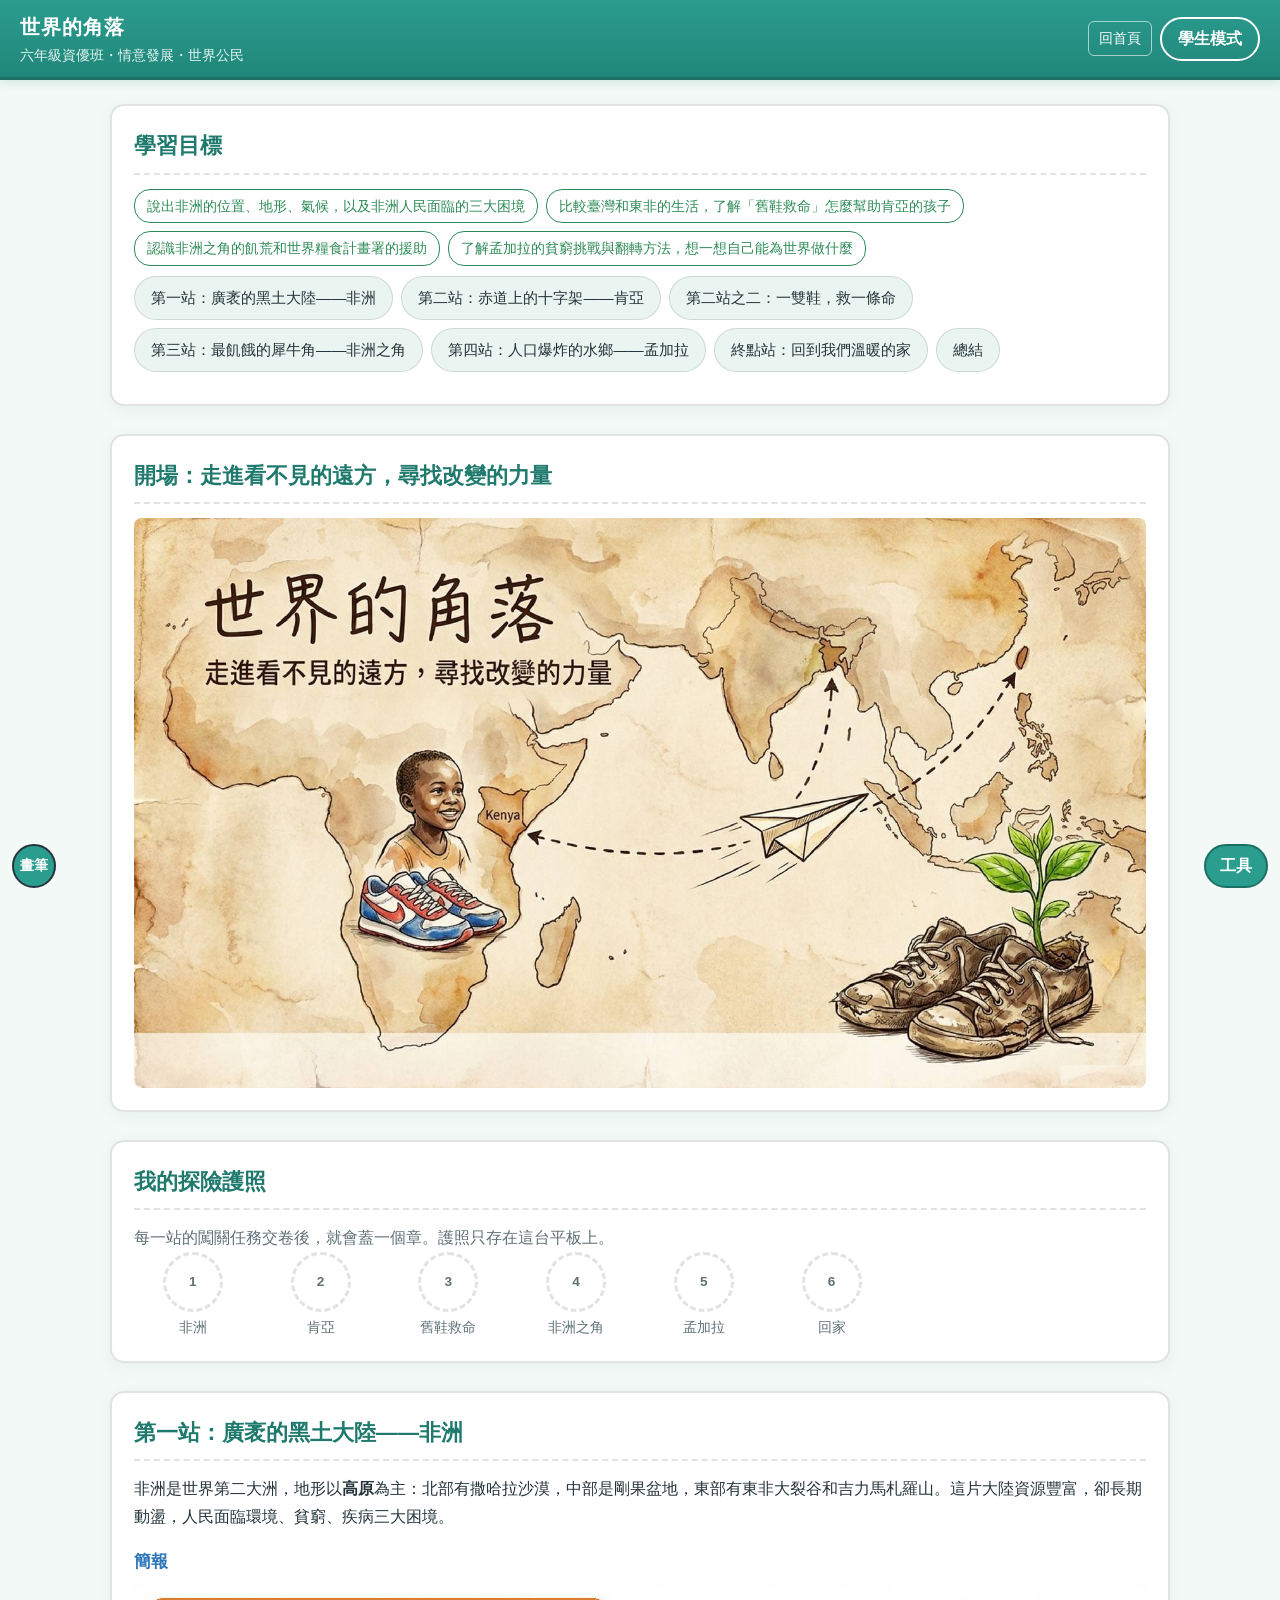
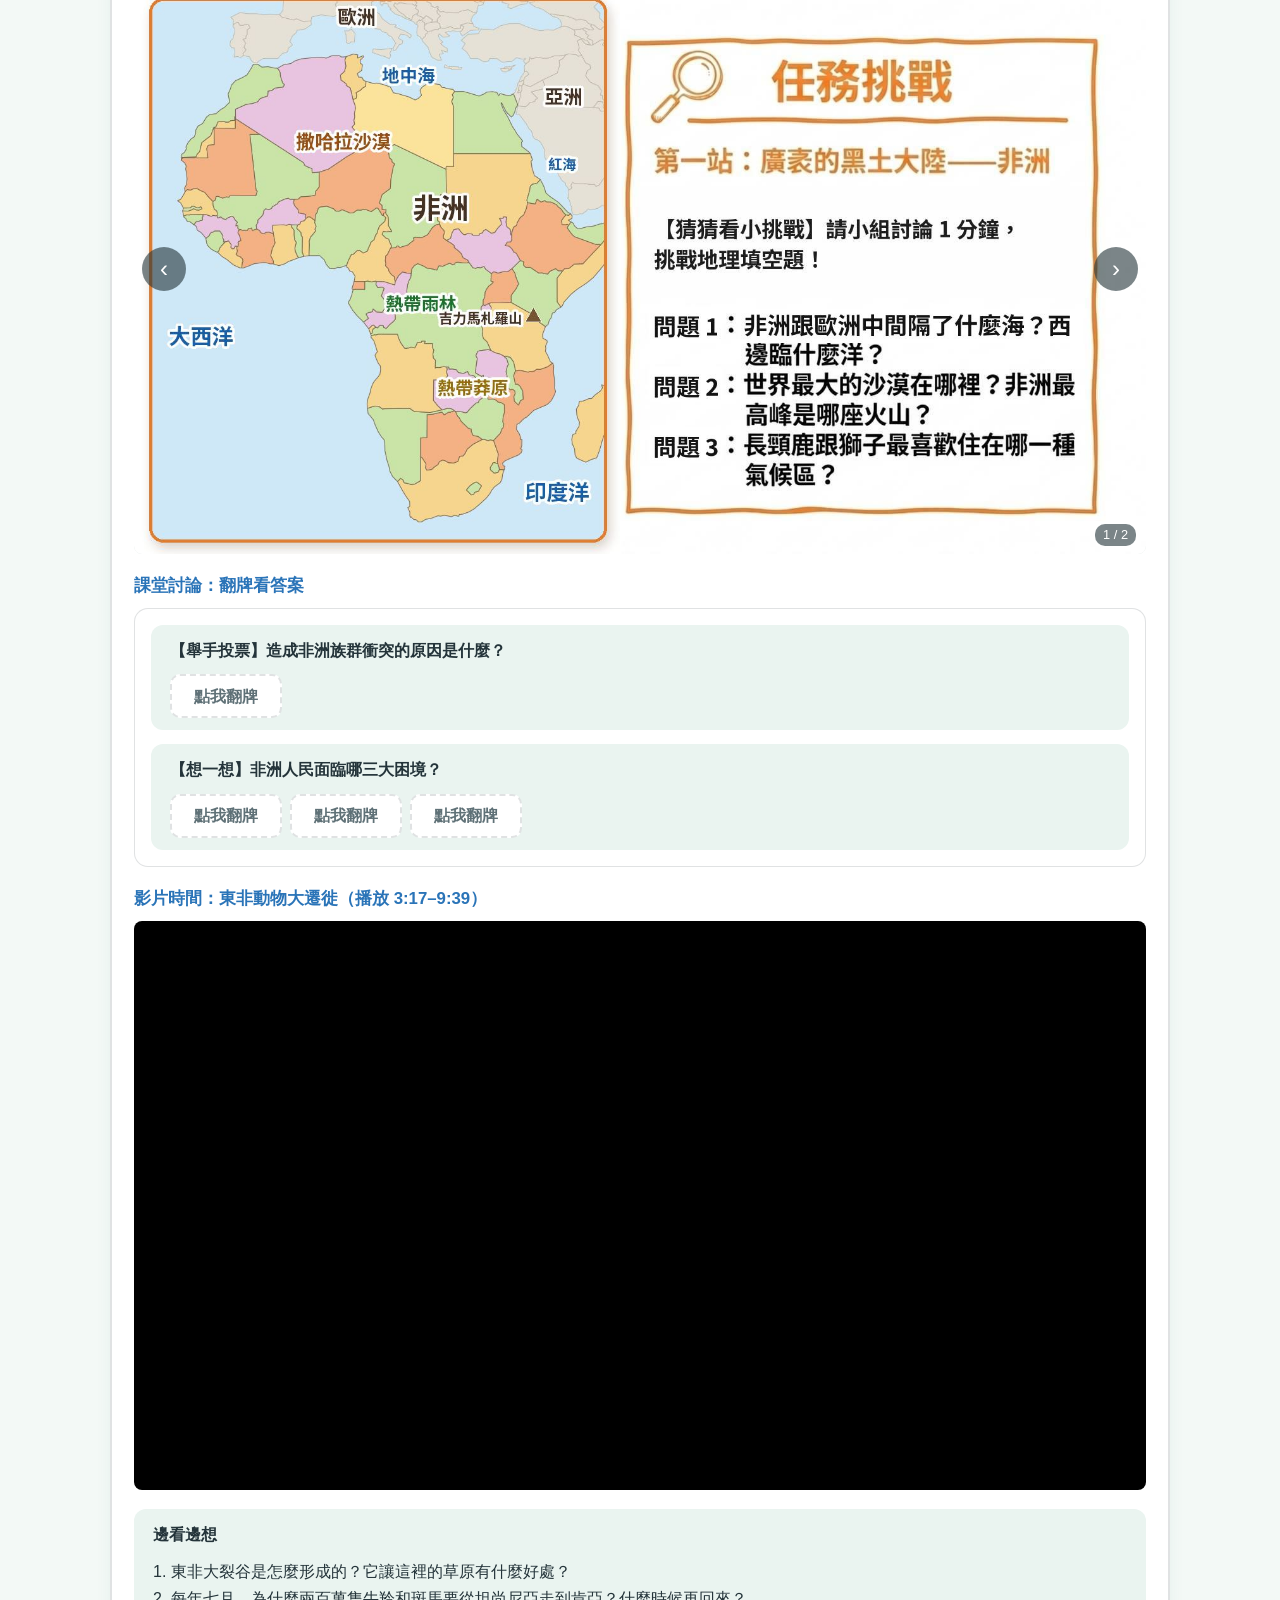
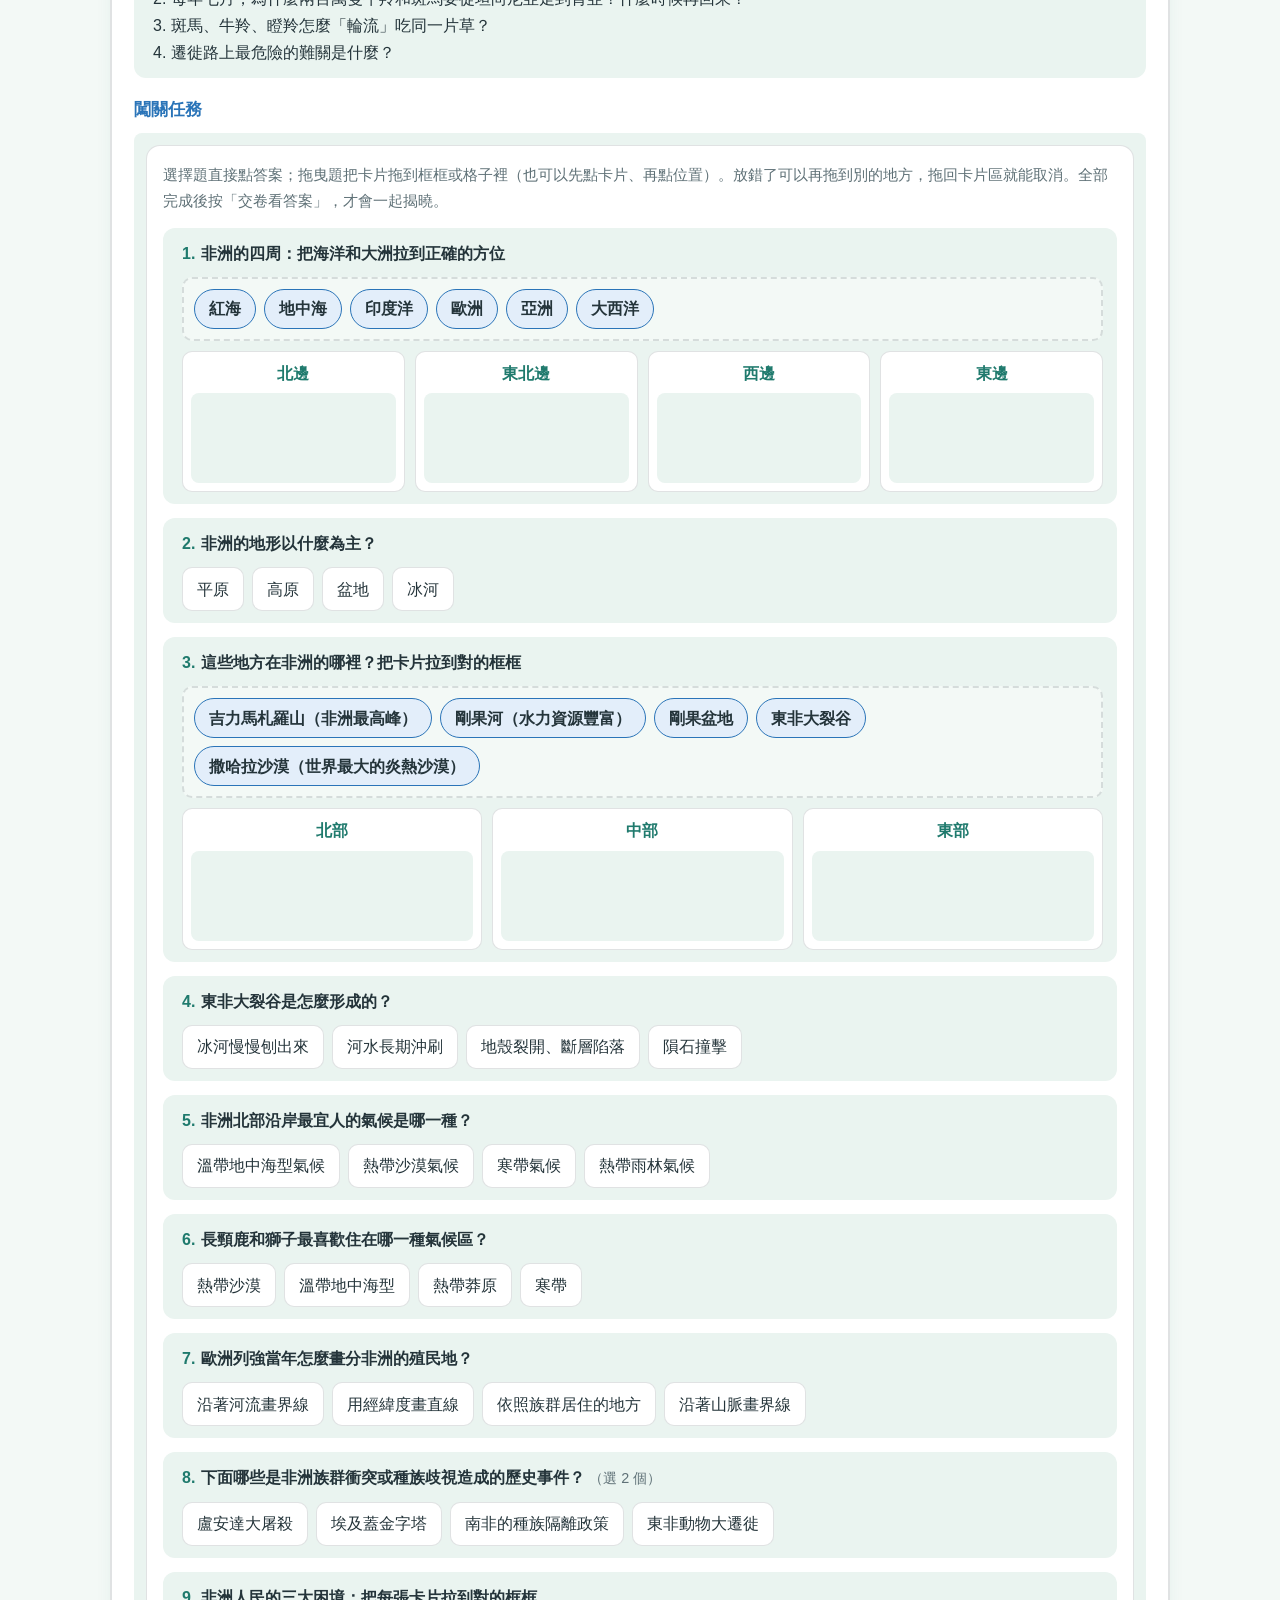
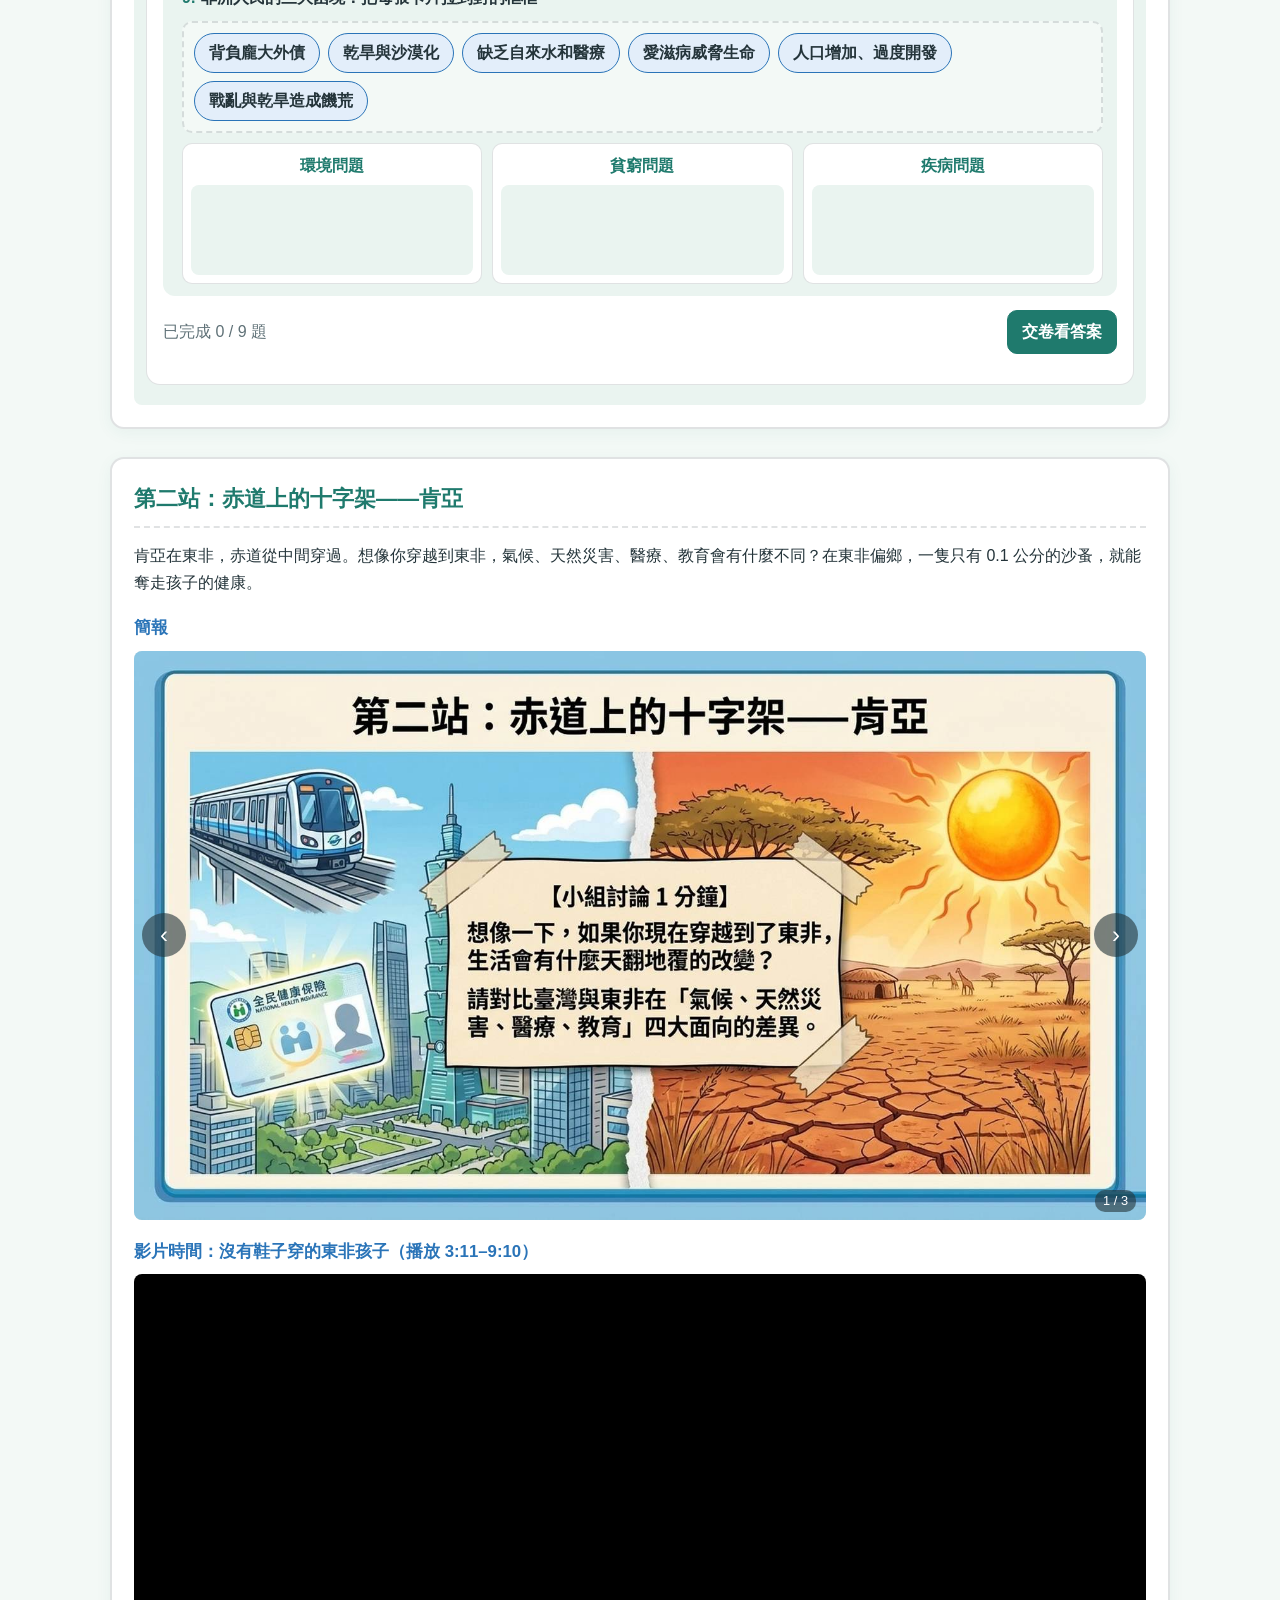
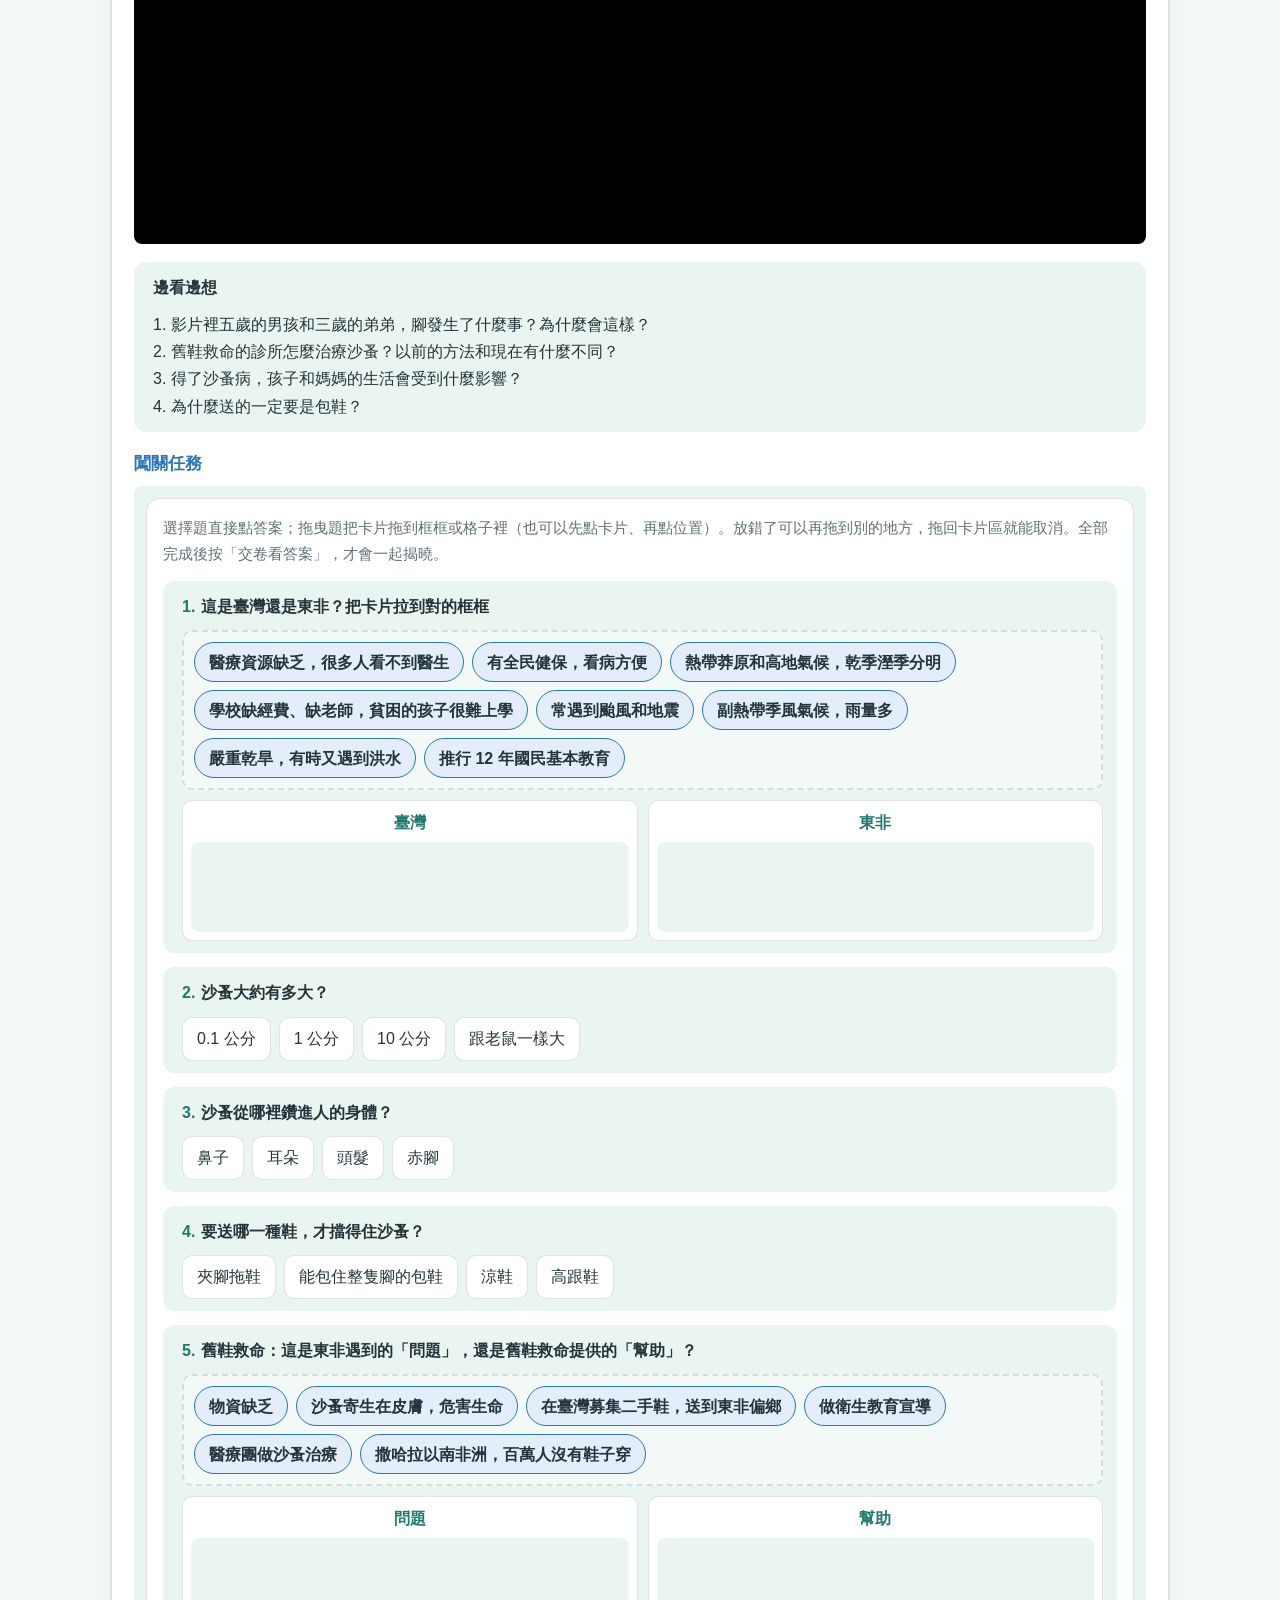
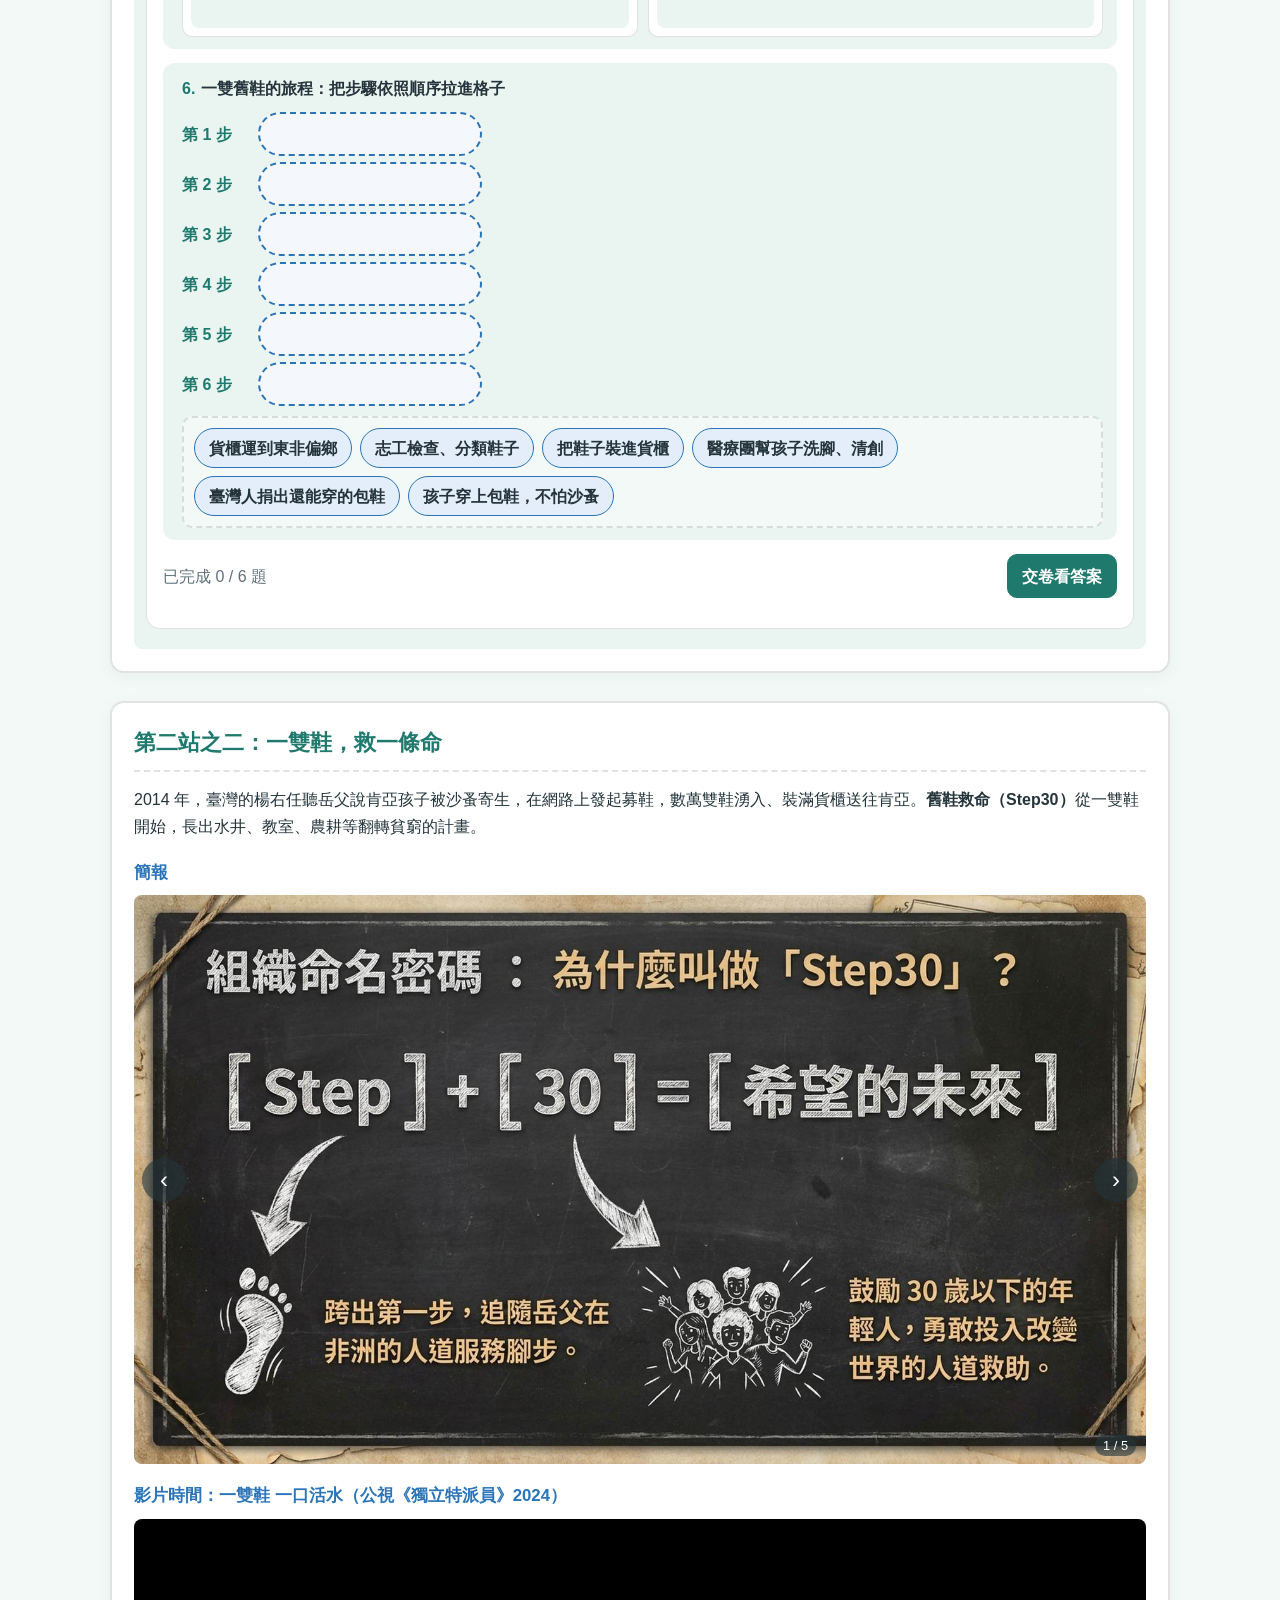
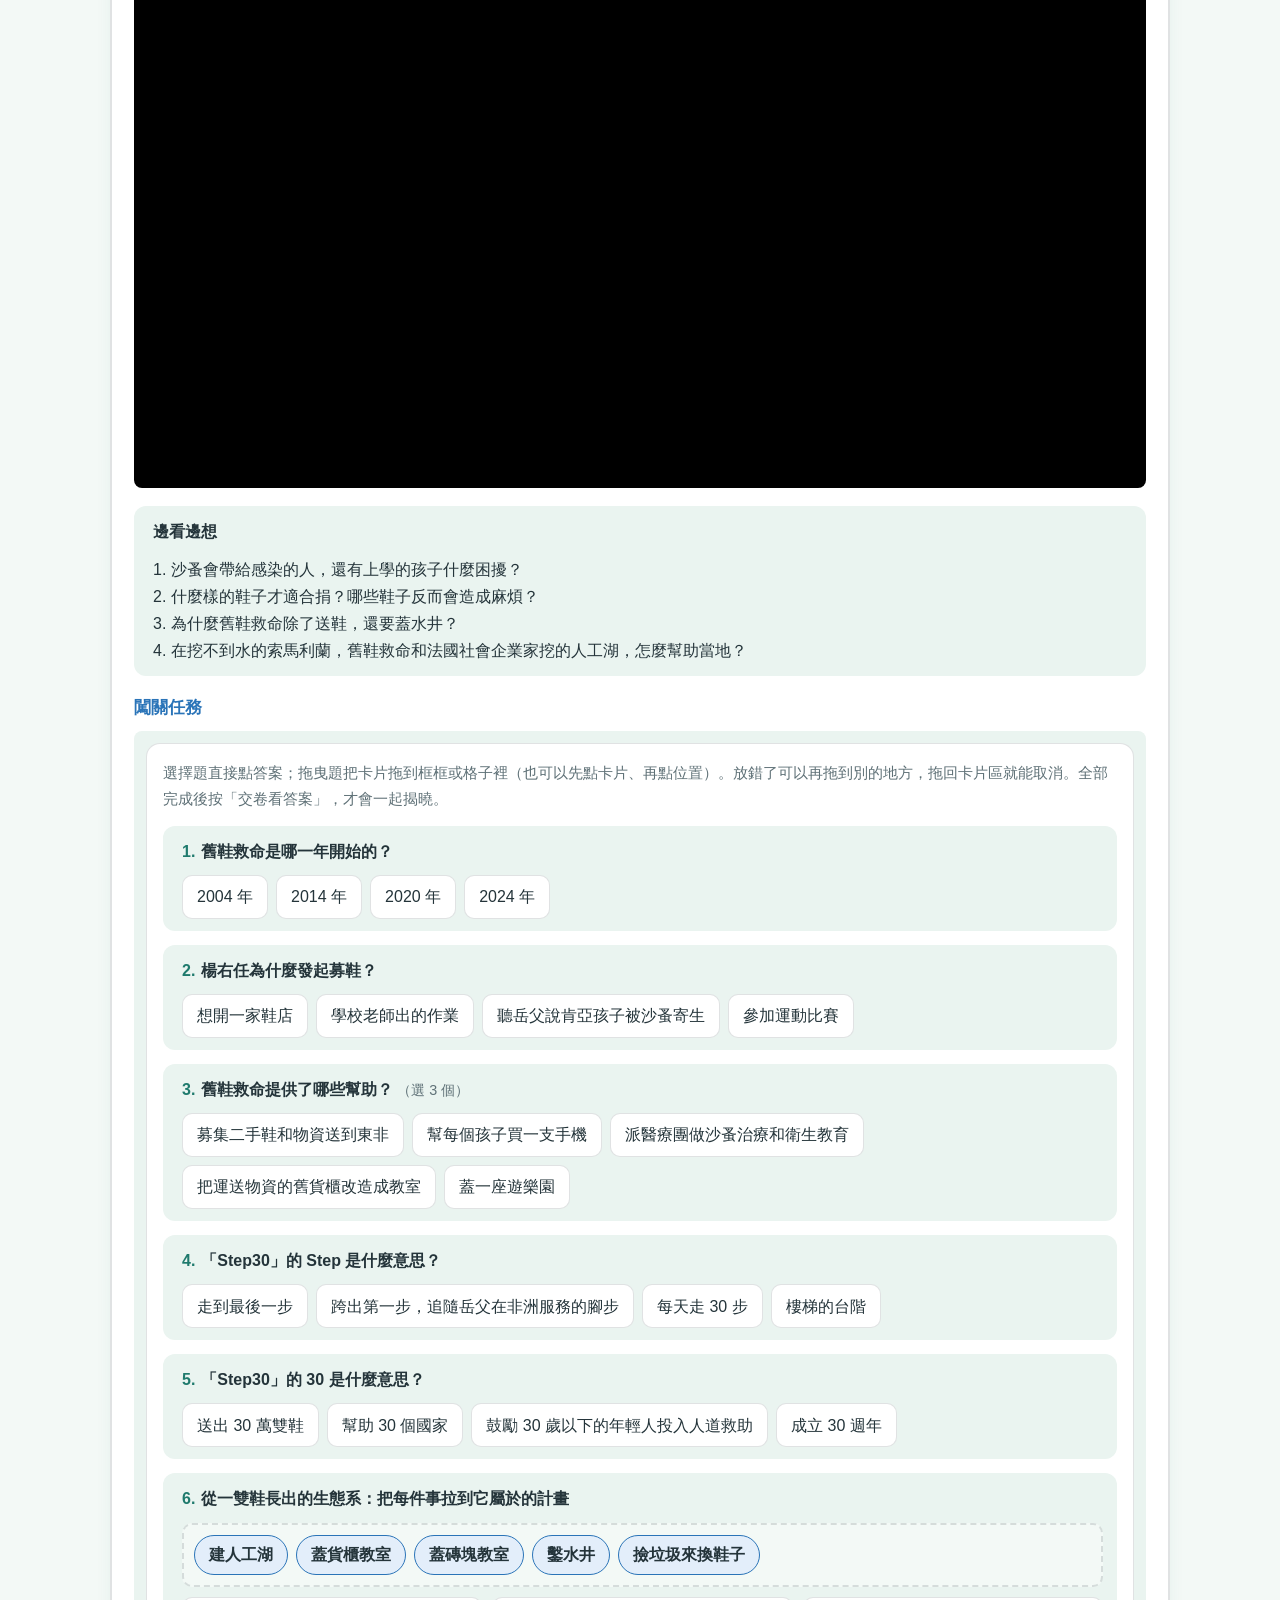
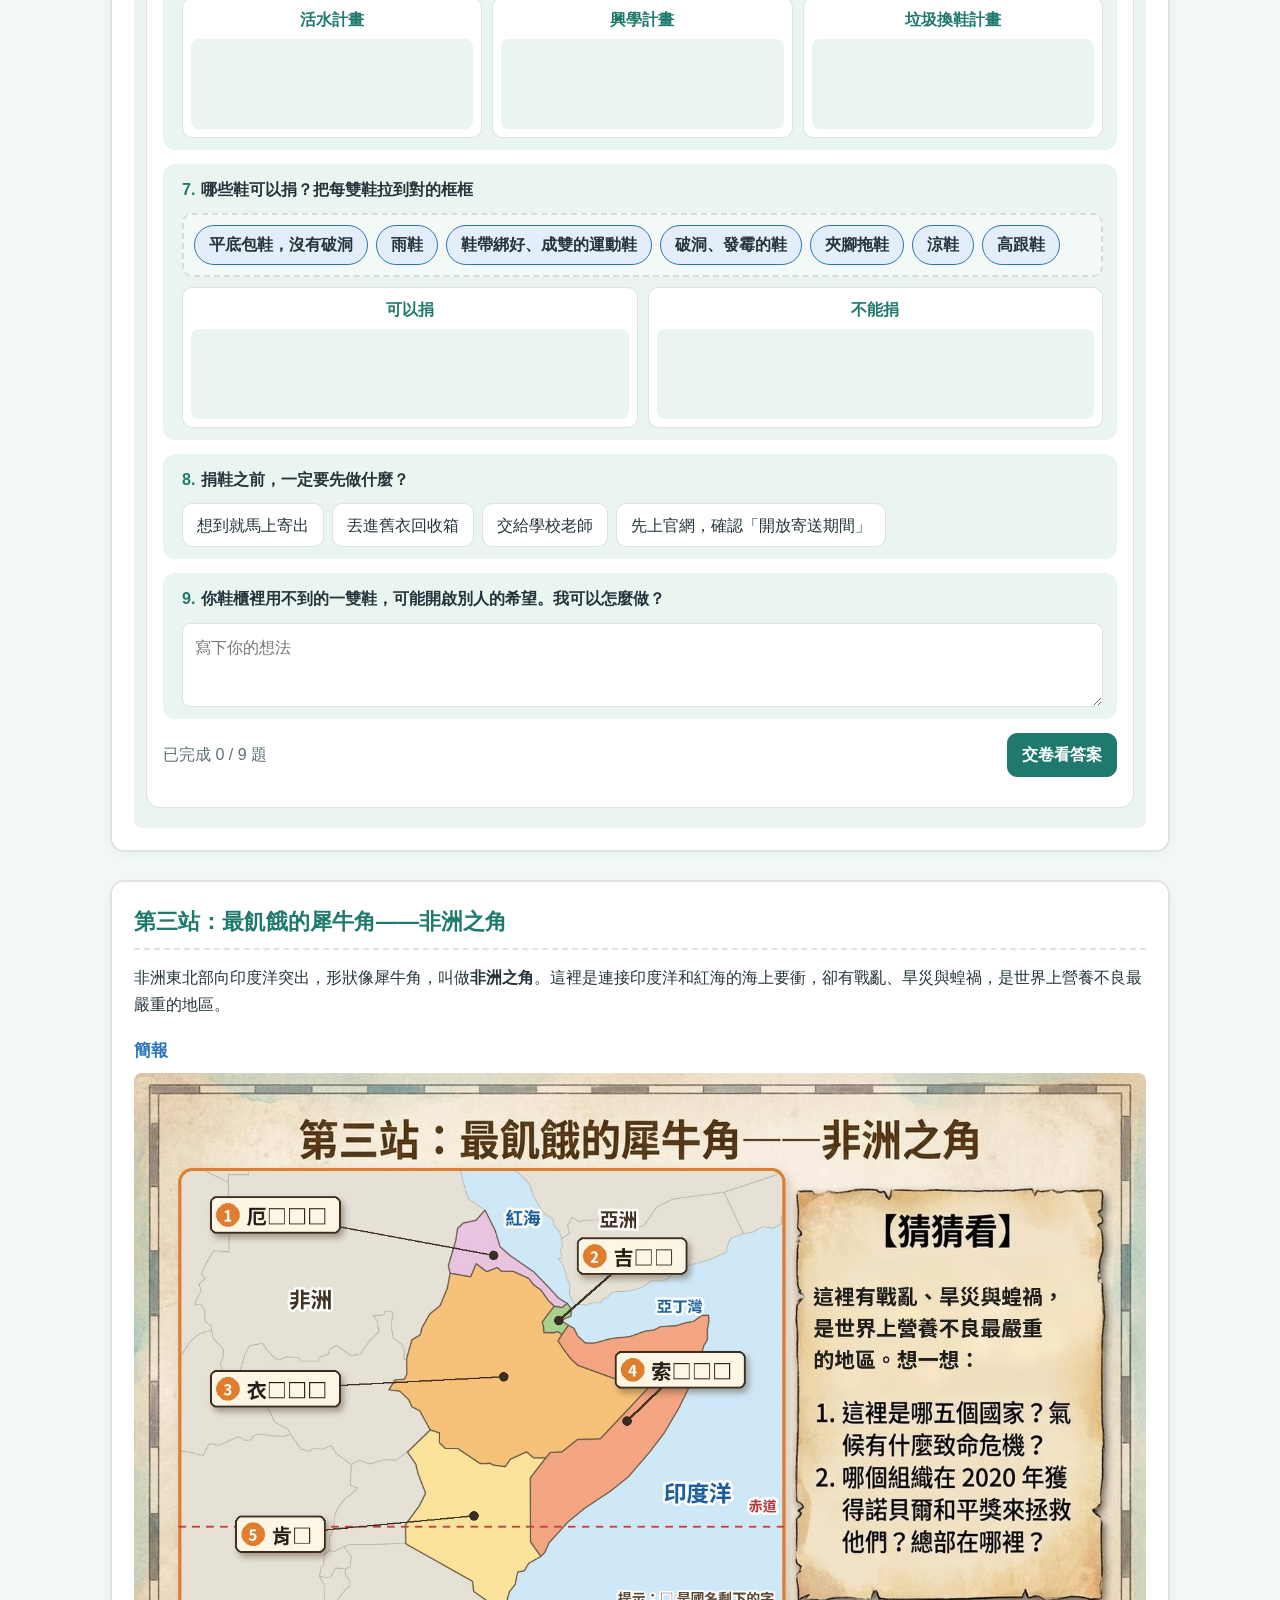
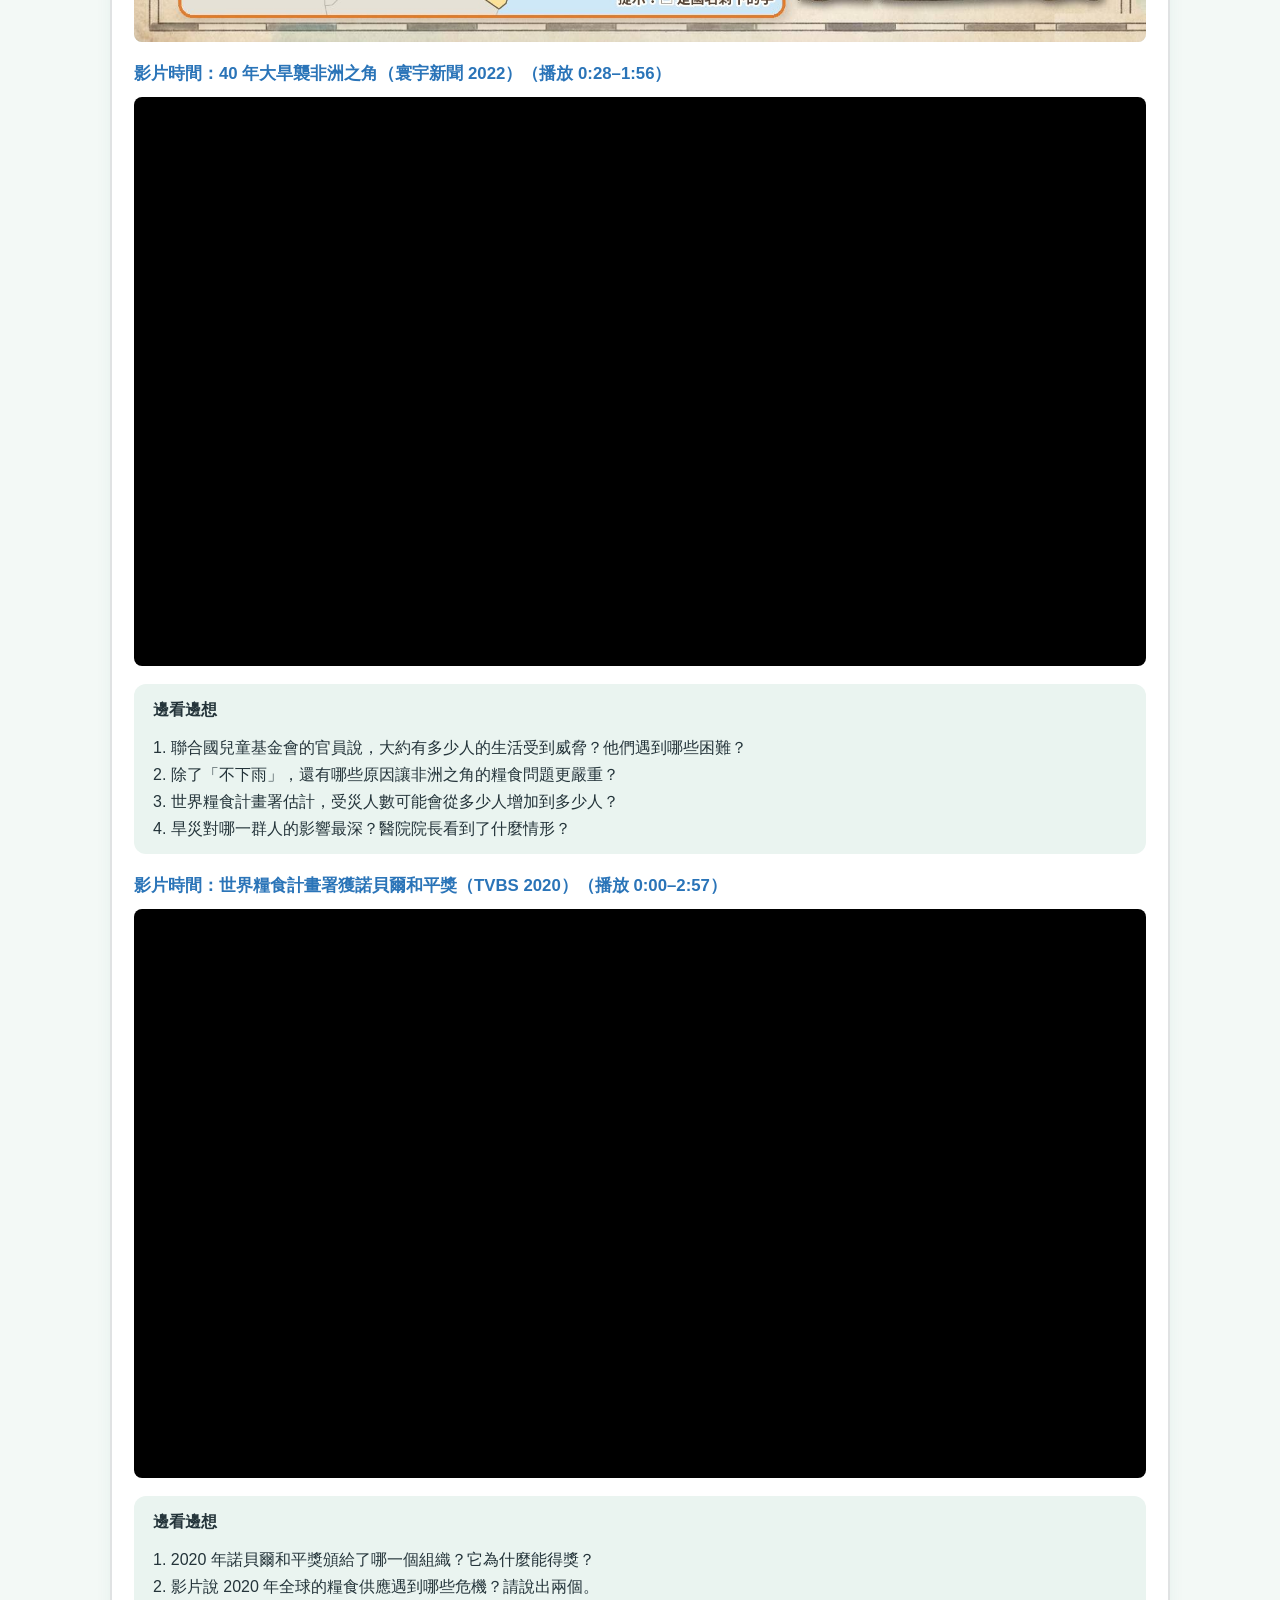
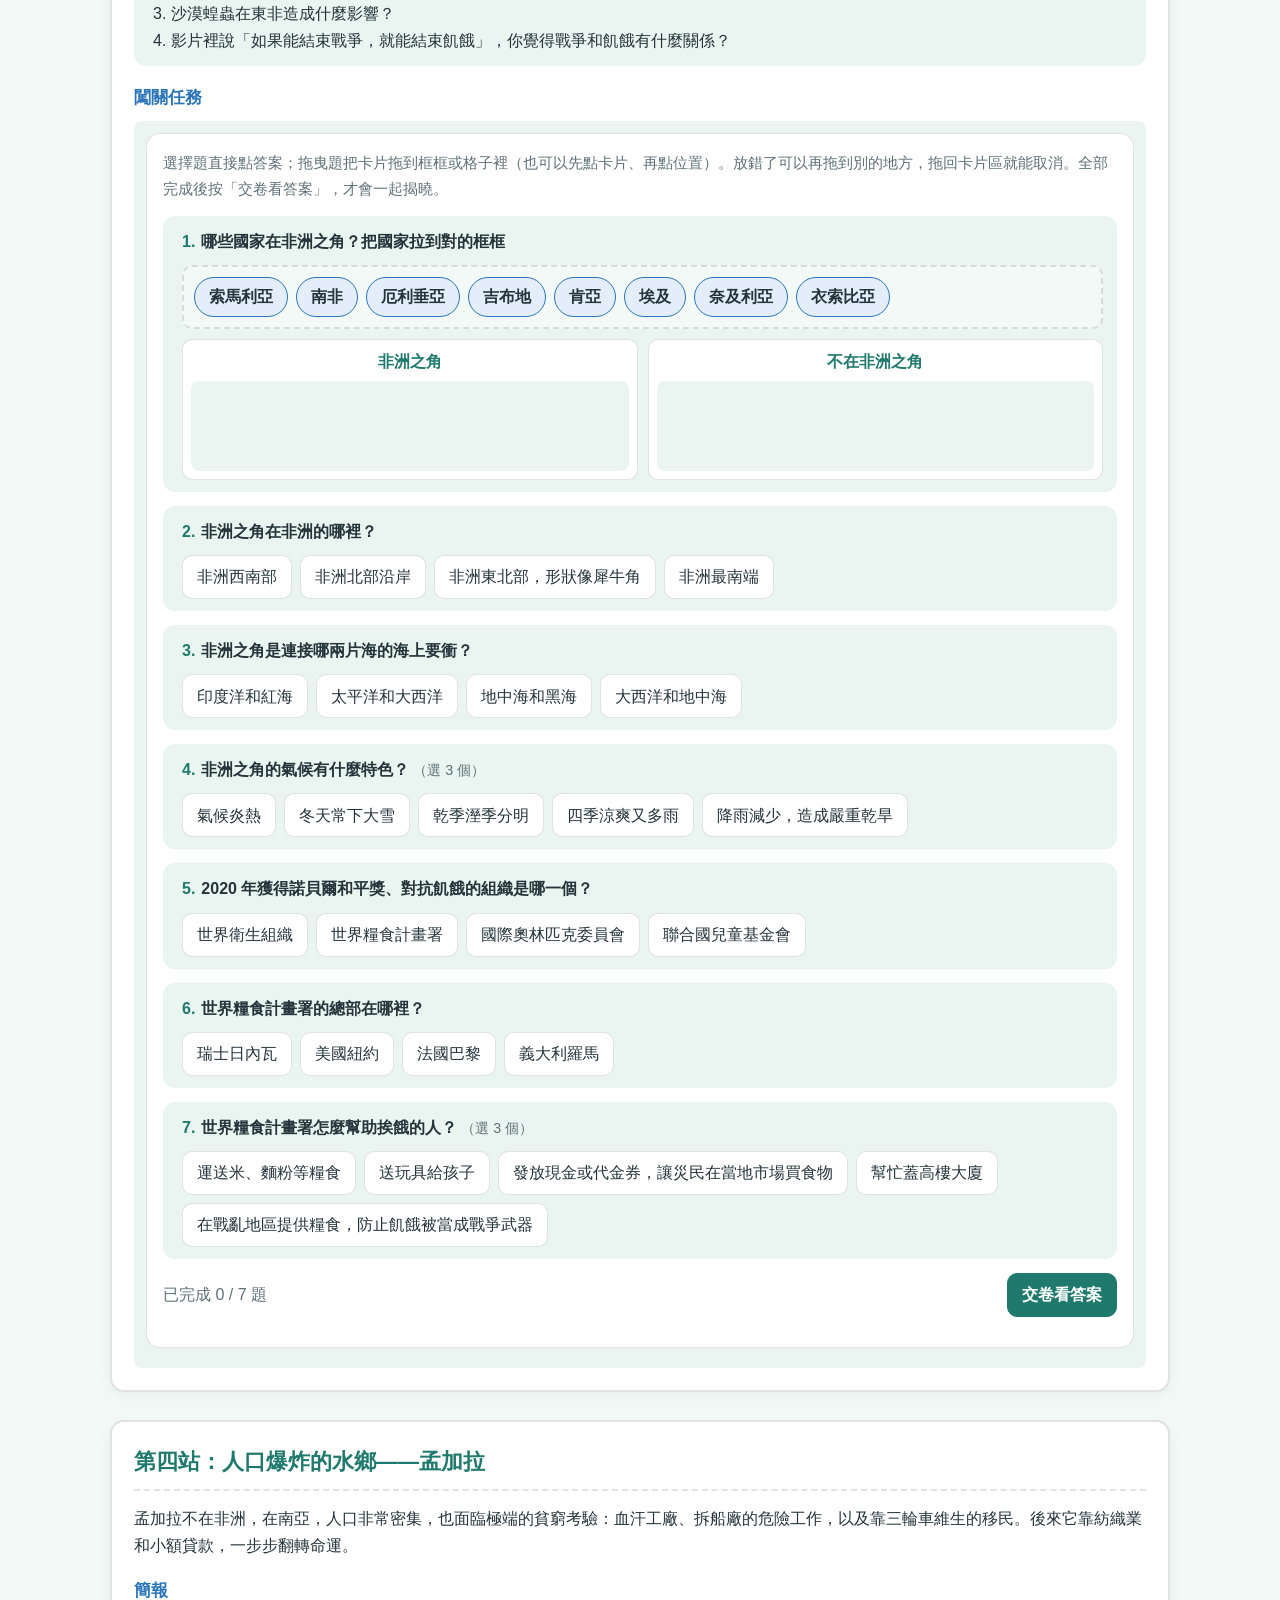
<file: units/g6-world-corners/index.html>
<!DOCTYPE html>
<html lang="zh-TW">
<head>
  <meta charset="UTF-8">
  <meta name="viewport" content="width=device-width, initial-scale=1.0">
  <title>世界的角落｜教學駕駛艙</title>
  <link rel="stylesheet" href="../../assets/cockpit.css?v=20261024w">
  <style>
    /* 本單元專用：闖關任務與探險護照的樣式（只影響這一頁） */
    .game { display: grid; gap: 14px; padding: 16px; background: var(--board-2); border-radius: var(--radius); border: 1px solid var(--line); }
    .game .hint { color: var(--chalk-dim); font-size: .95rem; }
    .m-item { background: var(--board-3); border-radius: 12px; padding: 12px 14px; display: grid; gap: 10px; border-left: 5px solid transparent; }
    .m-item.ok { border-left-color: var(--green); }
    .m-item.bad { border-left-color: var(--pink); }
    .m-q { font-weight: 700; }
    .m-q .n { color: var(--title); margin-right: 6px; }
    .m-q .need { font-weight: 400; color: var(--chalk-dim); font-size: .9rem; margin-left: 4px; }
    .row { display: flex; flex-wrap: wrap; gap: 8px; align-items: center; }
    .g-btn { min-height: var(--touch); padding: 6px 14px; border-radius: 10px; border: 1.5px solid var(--line); background: var(--board-2); color: var(--chalk); text-align: left; }
    .g-btn:hover { border-color: var(--title); }
    .g-btn.picked { border-color: var(--blue); background: #e3eefa; font-weight: 700; }
    .g-btn.right { border-color: var(--green); background: #e2f3e8; }
    .g-btn.wrong { border-color: var(--pink); background: #fbe5e3; }
    .g-btn:disabled { cursor: default; }
    .g-main { background: var(--title); color: #fff; border-color: var(--title); font-weight: 700; text-align: center; }
    .g-main:hover { background: var(--wood-dark); }
    .sort-card { display: grid; grid-template-columns: minmax(0, 1fr) auto; gap: 8px; align-items: center; background: var(--board-2); border-radius: 10px; padding: 6px 10px; border: 1.5px solid transparent; }
    .sort-card.right { border-color: var(--green); }
    .sort-card.wrong { border-color: var(--pink); }
    @media (max-width: 560px) { .sort-card { grid-template-columns: 1fr; } }
    .why { display: none; color: var(--chalk); background: #fff8e6; border-radius: 8px; padding: 8px 12px; }
    .done .why { display: block; }
    .m-text { width: 100%; min-height: 84px; font: inherit; padding: 10px 12px; border-radius: 8px; border: 1px solid var(--line); background: var(--board-2); color: var(--chalk); resize: vertical; }
    .m-bar { display: flex; flex-wrap: wrap; gap: 10px; align-items: center; justify-content: space-between; }
    .m-status { color: var(--chalk-dim); }
    .m-score { font-size: 1.25rem; font-weight: 700; color: var(--title); }
    .m-ans { display: none; gap: 10px; }
    .done .m-ans { display: grid; }
    .m-ans img { border-radius: 10px; cursor: zoom-in; border: 1px solid var(--line); }
    /* 探險護照 */
    .rv-card { display: inline-grid; place-items: center; min-width: 7em; min-height: var(--touch); padding: 6px 16px; border-radius: 10px; border: 2px dashed var(--line); background: var(--board-2); color: var(--chalk-dim); font: inherit; font-weight: 700; cursor: pointer; }
    .rv-card.open { border-style: solid; border-color: var(--green); background: #e2f3e8; color: var(--chalk); }
    .rv-note { display: none; background: #fff8e6; border-radius: 8px; padding: 8px 12px; }
    .rv-note.show { display: block; }
    .stamps { display: grid; grid-template-columns: repeat(auto-fill, minmax(104px, 1fr)); gap: 10px; }
    .stamp { display: grid; justify-items: center; gap: 4px; text-align: center; font-size: .85rem; color: var(--chalk-dim); text-decoration: none; }
    .stamp span.c { width: 60px; height: 60px; border-radius: 50%; border: 3px dashed var(--line); display: grid; place-items: center; font-weight: 700; }
    .stamp.on { color: var(--chalk); }
    .stamp.on span.c { border: 3px double #a8322b; color: #a8322b; background: #fdf0ee; transform: rotate(-8deg); }
    .grad { display: none; color: #a8322b; font-weight: 700; font-size: 1.1rem; }
    .grad.show { display: block; }
    /* 拖曳答案卡 */
    .fill-text { line-height: 2.4; }
    .blank { display: inline-flex; align-items: center; justify-content: center; gap: 4px; min-width: 6em; min-height: 44px; vertical-align: middle; margin: 0 4px; padding: 1px; border: 2px dashed var(--blue); background: #f4f8fd; border-radius: 999px; }
    .blank .chip-d { margin: 0; }
    .blank:empty::after { content: '　'; }
    .blank:not(:empty) { min-width: 0; min-height: 0; padding: 0; border-color: transparent; background: none; }
    .blank:not(:empty) .chip-d { min-height: 36px; padding: 2px 14px; line-height: 1.4; }
    .blank.right, .blank.right:not(:empty) { border-color: transparent; background: none; }
    .blank.wrong, .blank.wrong:not(:empty) { border-color: transparent; background: none; }
    .blank.right .chip-d { border-color: var(--green); background: #e2f3e8; }
    .blank.wrong .chip-d { border-color: var(--pink); background: #fbe5e3; }
    .blank.wrong:empty { border-color: var(--pink); border-style: solid; background: #fbe5e3; }
    .bank { display: flex; flex-wrap: wrap; gap: 8px; min-height: 56px; padding: 10px; border: 2px dashed var(--line); border-radius: 10px; background: var(--board); }
    .done .bank:empty { display: none; }
    .chip-d { min-height: 40px; padding: 4px 14px; border-radius: 999px; border: 1.5px solid var(--blue); background: #e3eefa; color: var(--chalk); font-weight: 700; touch-action: none; user-select: none; -webkit-user-select: none; cursor: grab; }
    body.dragging, body.dragging * { user-select: none; -webkit-user-select: none; cursor: grabbing; }
    .chip-d.sel { outline: 3px solid var(--yellow); outline-offset: 2px; }
    .chip-d.lift { opacity: .35; }
    .chip-d.ghost { position: fixed; z-index: 999; pointer-events: none; transform: translate(-50%, -50%) scale(1.06); box-shadow: 0 6px 18px rgba(0,0,0,.2); }
    .chip-d.right { border-color: var(--green); background: #e2f3e8; }
    .chip-d.wrong { border-color: var(--pink); background: #fbe5e3; }
    .done .chip-d { cursor: default; }
    .fix { font-weight: 700; color: var(--green); margin-left: 4px; font-size: .9rem; }
    .fix::before { content: '→ '; }
    .bins { display: grid; grid-template-columns: repeat(auto-fit, minmax(170px, 1fr)); gap: 10px; }
    .bin { background: var(--board-2); border-radius: 10px; padding: 8px; display: grid; grid-template-rows: auto 1fr; gap: 6px; border: 1.5px solid var(--line); }
    .bin-t { font-weight: 700; color: var(--title); text-align: center; }
    .order-list { display: grid; gap: 6px; }
    .order-row { display: flex; align-items: center; gap: 8px; }
    .order-n { flex: none; width: 4em; font-weight: 700; color: var(--title); }
    .order-row .blank { min-width: 14em; justify-content: flex-start; }
    .binzone { display: flex; flex-direction: column; align-items: flex-start; gap: 6px; min-height: 90px; padding: 6px; border-radius: 8px; background: var(--board-3); }
  </style>
</head>
<body>
  <script src="../../assets/config.js?v=20261024w"></script>
  <script src="../../assets/vendor/qrcode.js?v=20261024w"></script>
  <script src="../../assets/cockpit.js?v=20261024w"></script>
  <script>
    /* ── 闖關任務 ──
     * 框架的互動區給的是 640×360 畫布；任務需要按鈕和文字，
     * 所以 dom() 把畫布換成一般的區塊（只影響本單元，不改共用的 cockpit.js）。
     * 學生先全部作答，按「交卷看答案」才一次揭曉對錯、解說與參考答案圖。 */
    function dom(build) {
      return function (canvas, out) {
        var box = document.createElement('div');
        box.className = 'game';
        canvas.replaceWith(box);
        build(box, out);
      };
    }
    function h(tag, cls, text) { var n = document.createElement(tag); if (cls) n.className = cls; if (text != null) n.textContent = text; return n; }
    function same(a, b) { return a.length === b.length && a.every(function (x) { return b.indexOf(x) >= 0; }); }
    function shuffle(a) { a = a.slice(); for (var i = a.length - 1; i > 0; i--) { var j = Math.floor(Math.random() * (i + 1)); var t = a[i]; a[i] = a[j]; a[j] = t; } return a; }

    /* ── 拖曳：把答案卡拉進空格或分類框 ──
     * 手指或滑鼠按住卡片拖到空格放開；也可以先點卡片、再點空格。點空格裡的卡片會退回卡片區。 */
    function dragKit(box) {
      var picked = null, drag = null;
      function locked() { return box.classList.contains('done'); }
      function select(c) {
        if (picked) picked.classList.remove('sel');
        picked = c && c !== picked ? c : null;
        if (picked) picked.classList.add('sel');
      }
      function bankOf(c) { return c.closest('.m-item').querySelector('.bank'); }
      function place(c, zone) {
        if (!zone || zone.closest('.m-item') !== c.closest('.m-item')) return false;
        if (zone.classList.contains('blank')) {
          var old = zone.querySelector('.chip-d');
          if (old === c) return true;
          if (old) bankOf(c).appendChild(old);
        }
        zone.appendChild(c);
        zone.closest('.m-item').dispatchEvent(new Event('change', { bubbles: true }));
        return true;
      }
      function chip(text, data) {
        var c = h('button', 'chip-d', text);
        c.type = 'button';
        Object.keys(data || {}).forEach(function (k) { c.dataset[k] = data[k]; });
        c.addEventListener('pointerdown', function (e) {
          if (locked()) return;
          e.preventDefault();
          drag = { c: c, x: e.clientX, y: e.clientY, ghost: null, id: e.pointerId };
          document.body.classList.add('dragging');
          c.setPointerCapture(e.pointerId);
        });
        c.addEventListener('pointermove', function (e) {
          if (!drag || drag.c !== c) return;
          if (!drag.ghost && Math.hypot(e.clientX - drag.x, e.clientY - drag.y) > 6) {
            drag.ghost = c.cloneNode(true);
            drag.ghost.className = 'chip-d ghost';
            document.body.appendChild(drag.ghost);
            c.classList.add('lift');
          }
          if (drag.ghost) { drag.ghost.style.left = e.clientX + 'px'; drag.ghost.style.top = e.clientY + 'px'; }
        });
        function end(e) {
          if (!drag || drag.c !== c) return;
          var d = drag; drag = null;
          document.body.classList.remove('dragging');
          if (d.ghost) {
            d.ghost.remove(); c.classList.remove('lift');
            var under = document.elementFromPoint(e.clientX, e.clientY);
            var zone = under && (under.closest('.dz') || (under.closest('.bin') && under.closest('.bin').querySelector('.binzone')));
            if (zone && zone.classList.contains('bank') && zone.closest('.m-item') === c.closest('.m-item')) { zone.appendChild(c); c.closest('.m-item').dispatchEvent(new Event('change', { bubbles: true })); }
            else place(c, zone);
            select(null);
          } else if (picked && picked !== c && !picked.parentNode.classList.contains('bank') && c.parentNode.classList.contains('bank') && c.closest('.m-item') === picked.closest('.m-item')) {
            var back = picked; c.parentNode.appendChild(back); select(null); back.closest('.m-item').dispatchEvent(new Event('change', { bubbles: true }));
          } else select(c);
        }
        c.addEventListener('pointerup', end);
        c.addEventListener('pointercancel', function () { if (drag && drag.ghost) { drag.ghost.remove(); c.classList.remove('lift'); } drag = null; document.body.classList.remove('dragging'); });
        return c;
      }
      box.addEventListener('click', function (e) {
        if (locked() || !picked || e.target.closest('.chip-d')) return;
        var zone = e.target.closest('.dz') || (e.target.closest('.bin') && e.target.closest('.bin').querySelector('.binzone'));
        if (!zone || zone.closest('.m-item') !== picked.closest('.m-item')) return;
        if (zone.classList.contains('bank')) { zone.appendChild(picked); zone.closest('.m-item').dispatchEvent(new Event('change', { bubbles: true })); select(null); }
        else if (place(picked, zone)) select(null);
      });
      return { chip: chip };
    }

    // 題型：fill 填空（把答案卡拉進空格）、sort 分類（把卡片拉進分類框）、
    //       choice 單選、multi 複選、pick 自由複選（沒有標準答案）、open 自由書寫
    function mission(id, items, answers) {
      return dom(function (box) {
        box.appendChild(h('p', 'hint', '選擇題直接點答案；拖曳題把卡片拖到框框或格子裡（也可以先點卡片、再點位置）。放錯了可以再拖到別的地方，拖回卡片區就能取消。全部完成後按「交卷看答案」，才會一起揭曉。'));
        var kit = dragKit(box), states = [];
        items.forEach(function (it, k) {
          var card = h('div', 'm-item'), q = h('div', 'm-q');
          q.appendChild(h('span', 'n', (k + 1) + '.'));
          q.appendChild(document.createTextNode(it.q));
          if (it.type === 'multi') q.appendChild(h('span', 'need', '（選 ' + it.a.length + ' 個）'));
          if (it.type === 'pick') q.appendChild(h('span', 'need', '（可以多選）'));
          card.appendChild(q);
          var st = { it: it, card: card, pick: [], btns: [] };

          if (it.type === 'fill' || it.type === 'sort' || it.type === 'order') {
            var bank = h('div', 'bank dz');
            if (it.type === 'order') {
              // 排序：把步驟卡依序拖進第 1、2、3……格，判分方式和填空格相同
              var list = h('div', 'order-list');
              it.steps.forEach(function (s, si) {
                var r = h('div', 'order-row'), z = h('span', 'dz blank');
                r.appendChild(h('span', 'order-n', '第 ' + (si + 1) + ' 步'));
                z.dataset.ans = s;
                r.appendChild(z);
                list.appendChild(r);
              });
              card.appendChild(list);
              shuffle(it.steps).forEach(function (s) { bank.appendChild(kit.chip(s)); });
              card.appendChild(bank);
            } else if (it.type === 'fill') {
              var p = h('div', 'fill-text'), words = [];
              it.text.split(/(\{[^}]+\})/).forEach(function (part) {
                var m = part.match(/^\{(.+)\}$/);
                if (m) { var parts = m[1].split('@'), z = h('span', 'dz blank'); z.dataset.ans = parts[0]; if (parts[1]) z.dataset.grp = parts[1]; p.appendChild(z); words.push(parts[0]); }
                else if (part) p.appendChild(document.createTextNode(part));
              });
              card.appendChild(p);
              shuffle(words.concat(it.extra || [])).forEach(function (w) { bank.appendChild(kit.chip(w)); });
              card.appendChild(bank);
            } else {
              shuffle(it.cards).forEach(function (c) { bank.appendChild(kit.chip(c[0], { bin: c[1] })); });
              card.appendChild(bank);
              var bins = h('div', 'bins');
              it.labels.forEach(function (lb, li) {
                var b = h('div', 'bin'), z = h('div', 'dz binzone');
                b.appendChild(h('div', 'bin-t', lb));
                z.dataset.bin = li;
                b.appendChild(z);
                bins.appendChild(b);
              });
              card.appendChild(bins);
            }
            st.bank = bank;
            card.addEventListener('change', update);
          } else if (it.type === 'choice' || it.type === 'multi' || it.type === 'pick') {
            var row = h('div', 'row');
            it.opts.forEach(function (o, i) {
              var b = h('button', 'g-btn', o);
              b.onclick = function () {
                if (box.classList.contains('done')) return;
                if (it.type === 'choice') st.pick = [i];
                else {
                  var at = st.pick.indexOf(i);
                  if (at >= 0) st.pick.splice(at, 1);
                  else if (it.type === 'pick' || st.pick.length < it.a.length) st.pick.push(i);
                }
                st.btns.forEach(function (x, j) { x.classList.toggle('picked', st.pick.indexOf(j) >= 0); });
                update();
              };
              st.btns.push(b);
              row.appendChild(b);
            });
            card.appendChild(row);
          } else if (it.type === 'open') {
            st.text = h('textarea', 'm-text');
            st.text.placeholder = '寫下你的想法';
            st.text.oninput = update;
            card.appendChild(st.text);
          }
          var why = h('div', 'why');
          why.innerHTML = it.why || '';
          if (it.why) card.appendChild(why);
          box.appendChild(card);
          states.push(st);
        });

        function answered(st) {
          var it = st.it;
          if (it.type === 'fill' || it.type === 'order') return Array.prototype.every.call(st.card.querySelectorAll('.blank'), function (z) { return z.querySelector('.chip-d'); });
          if (it.type === 'sort') return !st.bank.querySelector('.chip-d');
          if (it.type === 'open') return st.text.value.trim().length > 0;
          if (it.type === 'multi') return st.pick.length === it.a.length;
          return st.pick.length > 0;
        }
        var bar = h('div', 'm-bar'), status = h('span', 'm-status'), btn = h('button', 'g-btn g-main', '交卷看答案'), warned = false;
        bar.appendChild(status); bar.appendChild(btn);
        box.appendChild(bar);
        var score = h('div', 'm-score');
        box.appendChild(score);

        var ans = h('div', 'm-ans');
        if (answers && answers.length) {
          ans.appendChild(h('h3', '', '參考答案'));
          answers.forEach(function (src) {
            var img = h('img');
            img.src = src; img.alt = '參考答案'; img.loading = 'lazy';
            img.onclick = function () { window.open(src, '_blank'); };
            ans.appendChild(img);
          });
          box.appendChild(ans);
        }

        function update() {
          var n = states.filter(answered).length;
          status.textContent = '已完成 ' + n + ' / ' + states.length + ' 題';
          if (warned && n === states.length) { warned = false; btn.textContent = '交卷看答案'; }
        }
        function reveal() {
          var graded = 0, right = 0;
          states.forEach(function (st) {
            var it = st.it, ok = null;
            st.btns.forEach(function (b) { b.disabled = true; });
            if (it.type === 'choice' || it.type === 'multi') {
              st.btns.forEach(function (b, j) {
                if (it.type === 'choice' ? j === it.a : it.a.indexOf(j) >= 0) b.classList.add('right');
                else if (st.pick.indexOf(j) >= 0) b.classList.add('wrong');
              });
              ok = it.type === 'choice' ? st.pick[0] === it.a : same(st.pick, it.a);
            } else if (it.type === 'fill' || it.type === 'order') {
              ok = true;
              // 同一組（{答案@組名}）的格子順序不限：放進該組任一個還沒用過的答案都算對
              var blanks = Array.prototype.slice.call(st.card.querySelectorAll('.blank')), pool = {};
              blanks.forEach(function (z) { if (z.dataset.grp) (pool[z.dataset.grp] = pool[z.dataset.grp] || []).push(z.dataset.ans); });
              var marks = blanks.map(function (z) {
                var c = z.querySelector('.chip-d'), t = c && c.textContent;
                if (!z.dataset.grp) return t === z.dataset.ans;
                var i = t ? pool[z.dataset.grp].indexOf(t) : -1;
                if (i >= 0) pool[z.dataset.grp].splice(i, 1);
                return i >= 0;
              });
              blanks.forEach(function (z, k) {
                var good = marks[k];
                z.classList.add(good ? 'right' : 'wrong');
                if (!good) { ok = false; z.appendChild(h('span', 'fix', z.dataset.grp ? pool[z.dataset.grp].shift() : z.dataset.ans)); }
              });
            } else if (it.type === 'sort') {
              ok = !st.bank.querySelector('.chip-d');  // 還有卡片沒分類就不算對
              st.bank.querySelectorAll('.chip-d').forEach(function (c) { c.classList.add('wrong'); c.appendChild(h('span', 'fix', it.labels[c.dataset.bin])); });
              st.card.querySelectorAll('.binzone .chip-d').forEach(function (c) {
                var good = c.dataset.bin === c.parentNode.dataset.bin;
                c.classList.add(good ? 'right' : 'wrong');
                if (!good) { ok = false; c.appendChild(h('span', 'fix', it.labels[c.dataset.bin])); }
              });
            } else if (it.type === 'open') st.text.readOnly = true;
            if (ok !== null) { graded++; if (ok) right++; st.card.classList.add(ok ? 'ok' : 'bad'); }
          });
          box.classList.add('done');
          score.textContent = graded ? '答對 ' + right + ' / ' + graded + ' 題' + (right === graded ? '，全部答對！' : '，紅色的地方看看正確答案和解說，再想一想。') : '看看下面的參考答案。';
          btn.textContent = '重新作答';
          stampDone(id);
        }
        function reset() {
          box.querySelectorAll('.fix').forEach(function (f) { f.remove(); });
          states.forEach(function (st) {
            st.card.classList.remove('ok', 'bad');
            if (st.bank) {
              st.card.querySelectorAll('.blank').forEach(function (z) { z.classList.remove('right', 'wrong'); });
              shuffle(Array.prototype.slice.call(st.card.querySelectorAll('.chip-d'))).forEach(function (c) { c.classList.remove('right', 'wrong', 'sel'); st.bank.appendChild(c); });
            } else if (st.it.type === 'open') { st.text.readOnly = false; }
            else { st.pick = []; st.btns.forEach(function (b) { b.disabled = false; b.className = 'g-btn'; }); }
          });
          box.classList.remove('done');
          score.textContent = '';
          btn.textContent = '交卷看答案';
          update();
        }
        btn.onclick = function () {
          if (box.classList.contains('done')) return reset();
          var left = states.length - states.filter(answered).length;
          if (left && !warned) { warned = true; btn.textContent = '還有 ' + left + ' 題沒完成，確定交卷？'; return; }
          warned = false;
          reveal();
        };
        update();
      });
    }

    var MISSIONS = {
      africa: mission('africa', [
        { type: 'sort', q: '非洲的四周：把海洋和大洲拉到正確的方位', labels: ['北邊', '東北邊', '西邊', '東邊'], cards: [
          ['地中海', 0], ['歐洲', 0],
          ['紅海', 1], ['亞洲', 1],
          ['大西洋', 2],
          ['印度洋', 3]
        ], why: '非洲北邊隔著地中海和歐洲相望；東北角的埃及和亞洲相連，那裡挖了蘇伊士運河，連接地中海和紅海。' },
        { type: 'choice', q: '非洲的地形以什麼為主？', opts: ['平原', '高原', '盆地', '冰河'], a: 1, why: '非洲大部分是高原，所以又被叫做「高原大陸」。' },
        { type: 'sort', q: '這些地方在非洲的哪裡？把卡片拉到對的框框', labels: ['北部', '中部', '東部'], cards: [
          ['撒哈拉沙漠（世界最大的炎熱沙漠）', 0],
          ['剛果盆地', 1], ['剛果河（水力資源豐富）', 1],
          ['東非大裂谷', 2], ['吉力馬札羅山（非洲最高峰）', 2]
        ], why: '撒哈拉沙漠在北部，剛果盆地和剛果河在中部，東非大裂谷和吉力馬札羅山在東部。' },
        { type: 'choice', q: '東非大裂谷是怎麼形成的？', opts: ['冰河慢慢刨出來', '河水長期沖刷', '地殼裂開、斷層陷落', '隕石撞擊'], a: 2, why: '地殼裂開、斷層陷落形成大裂谷，所以附近有火山和湖泊；吉力馬札羅山就是火山。' },
        { type: 'choice', q: '非洲北部沿岸最宜人的氣候是哪一種？', opts: ['溫帶地中海型氣候', '熱帶沙漠氣候', '寒帶氣候', '熱帶雨林氣候'], a: 0, why: '地中海沿岸冬天溫和多雨、夏天乾燥，是非洲最宜人的地方。' },
        { type: 'choice', q: '長頸鹿和獅子最喜歡住在哪一種氣候區？', opts: ['熱帶沙漠', '溫帶地中海型', '熱帶莽原', '寒帶'], a: 2, why: '熱帶莽原有大片草原和零星的樹，草食動物多，獅子也跟著來。' },
        { type: 'choice', q: '歐洲列強當年怎麼畫分非洲的殖民地？', opts: ['沿著河流畫界線', '用經緯度畫直線', '依照族群居住的地方', '沿著山脈畫界線'], a: 1, why: '邊界直直畫下去，把同一個族群拆開，又把不同族群放進同一國，獨立後長期動亂。' },
        { type: 'multi', q: '下面哪些是非洲族群衝突或種族歧視造成的歷史事件？', opts: ['盧安達大屠殺', '埃及蓋金字塔', '南非的種族隔離政策', '東非動物大遷徙'], a: [0, 2], why: '盧安達大屠殺是族群衝突的悲劇；南非曾施行種族隔離政策，用膚色把人分開對待。' },
        { type: 'sort', q: '非洲人民的三大困境：把每張卡片拉到對的框框', labels: ['環境問題', '貧窮問題', '疾病問題'], cards: [
          ['人口增加、過度開發', 0], ['乾旱與沙漠化', 0],
          ['戰亂與乾旱造成饑荒', 1], ['背負龐大外債', 1],
          ['缺乏自來水和醫療', 2], ['愛滋病威脅生命', 2]
        ], why: '未來展望：運用豐富的礦產發展工業，推動生態旅遊與觀光業。' }
      ], ['assets/ans1_africa.jpg']),

      kenya: mission('kenya', [
        { type: 'sort', q: '這是臺灣還是東非？把卡片拉到對的框框', labels: ['臺灣', '東非'], cards: [
          ['副熱帶季風氣候，雨量多', 0],
          ['熱帶莽原和高地氣候，乾季溼季分明', 1],
          ['常遇到颱風和地震', 0],
          ['嚴重乾旱，有時又遇到洪水', 1],
          ['有全民健保，看病方便', 0],
          ['醫療資源缺乏，很多人看不到醫生', 1],
          ['推行 12 年國民基本教育', 0],
          ['學校缺經費、缺老師，貧困的孩子很難上學', 1]
        ], why: '同樣是孩子，生在不同的地方，生活條件差很多。' },
        { type: 'choice', q: '沙蚤大約有多大？', opts: ['0.1 公分', '1 公分', '10 公分', '跟老鼠一樣大'], a: 0, why: '沙蚤只有大約 0.1 公分，小到幾乎看不見。' },
        { type: 'choice', q: '沙蚤從哪裡鑽進人的身體？', opts: ['鼻子', '耳朵', '頭髮', '赤腳'], a: 3, why: '東非偏鄉很多孩子沒有鞋穿，沙蚤從赤腳鑽進皮膚，啃食骨肉，造成潰爛、截肢，甚至致命。' },
        { type: 'choice', q: '要送哪一種鞋，才擋得住沙蚤？', opts: ['夾腳拖鞋', '能包住整隻腳的包鞋', '涼鞋', '高跟鞋'], a: 1, why: '拖鞋和涼鞋會露出腳，擋不住沙蚤。' },
        { type: 'sort', q: '舊鞋救命：這是東非遇到的「問題」，還是舊鞋救命提供的「幫助」？', labels: ['問題', '幫助'], cards: [
          ['撒哈拉以南非洲，百萬人沒有鞋子穿', 0],
          ['沙蚤寄生在皮膚，危害生命', 0],
          ['物資缺乏', 0],
          ['在臺灣募集二手鞋，送到東非偏鄉', 1],
          ['醫療團做沙蚤治療', 1],
          ['做衛生教育宣導', 1]
        ], why: '先看見問題，再想辦法幫忙：送鞋擋住沙蚤，醫療和衛教讓孩子不再生病。' },
        { type: 'order', q: '一雙舊鞋的旅程：把步驟依照順序拉進格子', steps: [
          '臺灣人捐出還能穿的包鞋',
          '志工檢查、分類鞋子',
          '把鞋子裝進貨櫃',
          '貨櫃運到東非偏鄉',
          '醫療團幫孩子洗腳、清創',
          '孩子穿上包鞋，不怕沙蚤'
        ], why: '一雙鞋要經過很多人的手，才能從臺灣的鞋櫃走到東非孩子的腳上。' }
      ], ['assets/ans2_compare.jpg']),

      shoes: mission('shoes', [
        { type: 'choice', q: '舊鞋救命是哪一年開始的？', opts: ['2004 年', '2014 年', '2020 年', '2024 年'], a: 1, why: '2014 年，創辦人楊右任在網路上募鞋，數萬雙鞋湧入，裝滿貨櫃送往肯亞。' },
        { type: 'choice', q: '楊右任為什麼發起募鞋？', opts: ['想開一家鞋店', '學校老師出的作業', '聽岳父說肯亞孩子被沙蚤寄生', '參加運動比賽'], a: 2, why: '他的岳父在非洲做人道服務，告訴他肯亞孩子沒有鞋穿、被沙蚤寄生。' },
        { type: 'multi', q: '舊鞋救命提供了哪些幫助？', opts: ['募集二手鞋和物資送到東非', '幫每個孩子買一支手機', '派醫療團做沙蚤治療和衛生教育', '把運送物資的舊貨櫃改造成教室', '蓋一座遊樂園'], a: [0, 2, 3], why: '送鞋擋住沙蚤，醫療團用藥水洗腳清創，貨櫃到了當地還能變成教室。' },
        { type: 'choice', q: '「Step30」的 Step 是什麼意思？', opts: ['走到最後一步', '跨出第一步，追隨岳父在非洲服務的腳步', '每天走 30 步', '樓梯的台階'], a: 1 },
        { type: 'choice', q: '「Step30」的 30 是什麼意思？', opts: ['送出 30 萬雙鞋', '幫助 30 個國家', '鼓勵 30 歲以下的年輕人投入人道救助', '成立 30 週年'], a: 2, why: 'Step 加上 30，就是希望年輕人勇敢跨出第一步，一起改變世界。' },
        { type: 'sort', q: '從一雙鞋長出的生態系：把每件事拉到它屬於的計畫', labels: ['活水計畫', '興學計畫', '垃圾換鞋計畫'], cards: [
          ['鑿水井', 0], ['建人工湖', 0],
          ['蓋貨櫃教室', 1], ['蓋磚塊教室', 1],
          ['撿垃圾來換鞋子', 2]
        ], why: '另外還有養雞農耕計畫和沙蚤醫療，一步步翻轉貧窮。' },
        { type: 'sort', q: '哪些鞋可以捐？把每雙鞋拉到對的框框', labels: ['可以捐', '不能捐'], cards: [
          ['平底包鞋，沒有破洞', 0],
          ['鞋帶綁好、成雙的運動鞋', 0],
          ['夾腳拖鞋', 1],
          ['涼鞋', 1],
          ['高跟鞋', 1],
          ['雨鞋', 1],
          ['破洞、發霉的鞋', 1]
        ], why: '要能包住雙腳、防護沙蚤，又適合當地環境。拖鞋、涼鞋會露出腳；高跟鞋、雨鞋不適合當地走路和天氣。' },
        { type: 'choice', q: '捐鞋之前，一定要先做什麼？', opts: ['想到就馬上寄出', '丟進舊衣回收箱', '交給學校老師', '先上官網，確認「開放寄送期間」'], a: 3, why: '不要隨時寄送！在開放期間外寄去的鞋沒有人處理，反而造成麻煩。' },
        { type: 'open', q: '你鞋櫃裡用不到的一雙鞋，可能開啟別人的希望。我可以怎麼做？', why: '例如：整理鞋櫃，挑出還能穿的包鞋綁好，等官網開放時和家人一起寄出；把舊鞋救命的故事告訴同學。' }
      ], ['assets/ans2_step30.jpg', 'assets/ans2_donate.jpg']),

      horn: mission('horn', [
        { type: 'sort', q: '哪些國家在非洲之角？把國家拉到對的框框', labels: ['非洲之角', '不在非洲之角'], cards: [
          ['衣索比亞', 0], ['索馬利亞', 0], ['厄利垂亞', 0], ['吉布地', 0], ['肯亞', 0],
          ['埃及', 1], ['南非', 1], ['奈及利亞', 1]
        ], why: '非洲之角是索馬利亞、衣索比亞、厄利垂亞、吉布地，常把肯亞也算進來。埃及在北非，南非在最南端，奈及利亞在西非。' },
        { type: 'choice', q: '非洲之角在非洲的哪裡？', opts: ['非洲西南部', '非洲北部沿岸', '非洲東北部，形狀像犀牛角', '非洲最南端'], a: 2, why: '非洲東北部向印度洋突出，形狀像犀牛角。' },
        { type: 'choice', q: '非洲之角是連接哪兩片海的海上要衝？', opts: ['印度洋和紅海', '太平洋和大西洋', '地中海和黑海', '大西洋和地中海'], a: 0, why: '船從印度洋經過這裡進入紅海，再穿過蘇伊士運河到地中海。' },
        { type: 'multi', q: '非洲之角的氣候有什麼特色？', opts: ['氣候炎熱', '冬天常下大雪', '乾季溼季分明', '四季涼爽又多雨', '降雨減少，造成嚴重乾旱'], a: [0, 2, 4], why: '降雨減少導致嚴重乾旱，加上戰亂和蝗災，造成飢荒。' },
        { type: 'choice', q: '2020 年獲得諾貝爾和平獎、對抗飢餓的組織是哪一個？', opts: ['世界衛生組織', '世界糧食計畫署', '國際奧林匹克委員會', '聯合國兒童基金會'], a: 1, why: '世界糧食計畫署（WFP）是全世界最大的人道救援組織，專門對抗飢餓。' },
        { type: 'choice', q: '世界糧食計畫署的總部在哪裡？', opts: ['瑞士日內瓦', '美國紐約', '法國巴黎', '義大利羅馬'], a: 3 },
        { type: 'multi', q: '世界糧食計畫署怎麼幫助挨餓的人？', opts: ['運送米、麵粉等糧食', '送玩具給孩子', '發放現金或代金券，讓災民在當地市場買食物', '幫忙蓋高樓大廈', '在戰亂地區提供糧食，防止飢餓被當成戰爭武器'], a: [0, 2, 4], why: '發現金讓災民自己買，也能幫助當地的市場和農民。' }
      ]),

      bangladesh: mission('bangladesh', [
        { type: 'multi', q: '孟加拉血汗工廠裡，工人面臨什麼樣的情境？', opts: ['工資極低', '有全民健保，看病免費', '工時長，常被迫加班', '每年放長假出國旅遊', '廠房不安全，可能倒塌'], a: [0, 2, 4], why: '2013 年拉納廣場大樓倒塌，造成 1100 多人死亡。' },
        { type: 'multi', q: '首都達卡的三輪車，帶動了哪些商機？', opts: ['讓大量鄉村移民有工作', '加油站生意大好', '三輪車製造和零件維修', '三輪車彩繪藝術', '高速鐵路公司'], a: [0, 2, 3], why: '三輪車靠人力踩，不用加油；它是達卡最主要的交通工具。' },
        { type: 'sort', q: '吉大港拆船廠的工人，健康面臨什麼威脅？把卡片拉到對的框框', labels: ['有毒物質', '意外傷害'], cards: [
          ['吸入石綿', 0], ['接觸鉛', 0], ['容易得癌症和呼吸道疾病', 0],
          ['被鋼板砸傷', 1], ['從高處墜落', 1], ['遇到爆炸', 1]
        ], why: '很多工人赤腳赤手工作，沒有防護裝備，危險就更大。' },
        { type: 'multi', q: '孟加拉的崛起之路：透過哪些措施，經濟成長冠於南亞？', opts: ['設加工出口區，吸引外資', '大量出口石油', '發展紡織業', '首都達卡蓋了捷運和高架快速道路，也設立高科技園區', '發展太空產業', '鄉村銀行用微型貸款幫助婦女創業'], a: [0, 2, 3, 5] },
        { type: 'choice', q: '靠著紡織業，孟加拉成為世界第幾大成衣出口國？', opts: ['第一', '第二', '第三', '第五'], a: 1, why: '你身上的衣服，說不定就是孟加拉製造的。翻開衣服標籤看看！' }
      ], ['assets/ans4_bangladesh_v2.jpg']),

      home: mission('home', [
        { type: 'sort', q: '世界公民的三種行動：把每件事拉到對的框框', labels: ['珍惜擁有', '參與援助', '發揮影響'], cards: [
          ['不浪費食物和水', 0], ['愛惜身邊的物品和學習資源', 0],
          ['捐出狀態良好的二手鞋或衣物', 1], ['支持公益計畫', 1],
          ['把世界的角落的故事告訴家人朋友', 2], ['和同學分享舊鞋救命的故事', 2]
        ], why: '幫助別人也能讓自己快樂，微小的改變，就能點亮世界的角落。' },
        { type: 'open', q: '身為小學生的你，能為世界的角落做些什麼？寫下一件你這個星期就能做到的事。' }
      ], ['assets/ans5_citizen.jpg'])
    };
    Cockpit.renderUnit({
      title: '世界的角落',
      grade: '六年級資優班',
      subject: '情意發展・世界公民',

      objectives: [
        '說出非洲的位置、地形、氣候，以及非洲人民面臨的三大困境',
        '比較臺灣和東非的生活，了解「舊鞋救命」怎麼幫助肯亞的孩子',
        '認識非洲之角的飢荒和世界糧食計畫署的援助',
        '了解孟加拉的貧窮挑戰與翻轉方法，想一想自己能為世界做什麼'
      ],

      intro: {
        title: '開場：走進看不見的遠方，尋找改變的力量',
        slides: ['assets/cover.jpg']
      },

      sections: [
        {
          title: '第一站：廣袤的黑土大陸——非洲',
          text: '非洲是世界第二大洲，地形以<b>高原</b>為主：北部有撒哈拉沙漠，中部是剛果盆地，東部有東非大裂谷和吉力馬札羅山。這片大陸資源豐富，卻長期動盪，人民面臨環境、貧窮、疾病三大困境。',
          slides: ['assets/st1_africa_map.jpg', 'assets/st1_conflict.jpg'],
          interactive: MISSIONS.africa,
          teacherTips: ['簡報第 1 頁先讓小組討論 1 分鐘再作答。答案：問題 1 地中海、大西洋；問題 2 撒哈拉沙漠、吉力馬札羅山；問題 3 熱帶莽原。', '簡報第 2 頁：族群衝突先舉手投票，答案是 (C) 歐洲列強以經緯度畫分殖民地；三大困境是環境、貧窮、疾病。兩題都可以用簡報下方的翻牌揭曉。', '影片「東非動物大遷徙」（播放 3:17–9:39）參考答案：1. 大約 3000 萬年前板塊運動把非洲撕裂，形成陸地上最大的裂谷；火山帶來的礦物讓平原和湖泊很肥沃，氣候溫和多雨，草長得好，吸引上百萬隻牛羚和斑馬。2. 這裡是熱帶莽原，乾溼季分明；七月乾季，坦尚尼亞的塞倫蓋提草枯水少，動物跟著溼土的氣味往北到肯亞的馬賽馬拉找水和草，十一月雨季前再回到塞倫蓋提，每年順時針繞大約 3000 公里。3. 斑馬先吃上面比較硬的草，牛羚吃下面短短的嫩草，等草長回來，跟在後面的瞪羚再吃。4. 渡過馬拉河：河裡有餓了一整年的尼羅鱷，樹上還有禿鷹等著。', '闖關答案：1. 北邊 地中海、歐洲，東北邊 紅海、亞洲，西邊 大西洋，東邊 印度洋；2. 高原；3. 北部 撒哈拉沙漠，中部 剛果盆地、剛果河，東部 東非大裂谷、吉力馬札羅山；4. 地殼裂開、斷層陷落；5. 溫帶地中海型氣候；6. 熱帶莽原；7. 用經緯度畫直線；8. 盧安達大屠殺、南非的種族隔離政策；9. 三大困境 環境（人口增加過度開發、乾旱與沙漠化）、貧窮（饑荒、外債）、疾病（缺自來水和醫療、愛滋病）。']
        },
        {
          title: '第二站：赤道上的十字架——肯亞',
          text: '肯亞在東非，赤道從中間穿過。想像你穿越到東非，氣候、天然災害、醫療、教育會有什麼不同？在東非偏鄉，一隻只有 0.1 公分的沙蚤，就能奪走孩子的健康。',
          slides: ['assets/st2_kenya.jpg', 'assets/st2_jigger.jpg', 'assets/st2_guess.jpg'],
          interactive: MISSIONS.kenya,
          teacherTips: ['簡報第 1 頁小組討論 1 分鐘：穿越到東非，生活會有什麼天翻地覆的改變？參考答案：氣候 臺灣是副熱帶季風氣候、雨量多，東非是熱帶莽原和高地氣候、乾溼季分明；天然災害 臺灣常有颱風和地震，東非是嚴重乾旱，有時又遇洪水；醫療 臺灣有全民健保、看病方便，東非醫療資源缺乏、很多人看不到醫生；教育 臺灣有 12 年國教，東非學校缺經費、缺老師，貧困孩子很難上學。', '簡報第 2 頁「想一想」：舊鞋救命怎麼提供實質幫助？參考答案：在臺灣募集二手包鞋送到東非，擋住沙蚤；派醫療團用藥水洗腳清創、做衛生教育；後來還鑿水井、蓋貨櫃教室、推動養雞農耕。', '簡報第 3 頁「猜猜看」：一雙舊鞋為什麼能救命？參考答案：沙蚤只有 0.1 公分，會從赤腳鑽進皮膚寄生，造成潰爛、感染，甚至截肢、喪命；穿上包住整隻腳的鞋子，就能擋住沙蚤，也不容易被沙石割傷。', '簡報檔裡的《蚤回盼望》沙蚤醫療篇影片可以在這一站播放，請學生邊看邊想：志工怎麼治療？為什麼一定要穿包鞋？參考答案：志工用藥水幫孩子洗腳、清創，把沙蚤處理掉再上藥；包鞋能包住整隻腳，沙蚤鑽不進去，拖鞋和涼鞋會露出腳。', '影片「沒有鞋子穿的東非孩子」（播放 3:11–9:10）參考答案：1. 腳趾和腳底腫脹、潰爛，是沙蚤病；他們從來沒有穿過鞋，沙蚤從赤腳鑽進皮膚。2. 先洗腳，再把腳泡在藥水裡大約 3 分鐘殺死沙蚤；以前用刀片或針把蟲和卵挖出來，現在泡藥比較不痛。3. 痛到不能走路，孩子沒辦法上學，媽媽沒辦法工作；嚴重時沙蚤會吃到小腿，甚至要截肢。4. 沙蚤會從露出來的腳鑽進去，涼鞋、拖鞋擋不住，要包住整隻腳的鞋，再加上保持衛生，才能真正預防。', '闖關答案：1. 臺灣 副熱帶季風氣候、颱風和地震、全民健保、12 年國教；東非 熱帶莽原和高地氣候、乾旱和洪水、醫療資源缺乏、學校缺經費缺老師。2. 0.1 公分；3. 赤腳；4. 能包住整隻腳的包鞋；5. 問題 百萬人沒有鞋穿、沙蚤寄生危害生命、物資缺乏，幫助 募集二手鞋送到東非、醫療團做沙蚤治療、衛生教育宣導；6. 順序 捐出包鞋 → 志工檢查分類 → 裝進貨櫃 → 運到東非偏鄉 → 醫療團洗腳清創 → 孩子穿上包鞋。']
        },
        {
          title: '第二站之二：一雙鞋，救一條命',
          text: '2014 年，臺灣的楊右任聽岳父說肯亞孩子被沙蚤寄生，在網路上發起募鞋，數萬雙鞋湧入、裝滿貨櫃送往肯亞。<b>舊鞋救命（Step30）</b>從一雙鞋開始，長出水井、教室、農耕等翻轉貧窮的計畫。',
          slides: ['assets/st2_name.jpg', 'assets/st2_ecosystem.jpg', 'assets/st2_numbers.jpg', 'assets/st2_donate_q.jpg', 'assets/st2_reflect.jpg'],
          interactive: MISSIONS.shoes,
          teacherTips: ['簡報第 1 頁「為什麼叫 Step30」：Step 是跨出第一步，追隨岳父在非洲的人道服務腳步；30 是鼓勵 30 歲以下的年輕人投入人道救助，合起來就是希望的未來。', '簡報第 2 頁生態系：養雞農耕計畫、興學計畫（貨櫃教室、磚塊教室）、垃圾換鞋計畫、沙蚤醫療與衛教（藥水洗腳清創）、活水計畫（鑿水井、建人工湖、成立水井委員會）。', '「愛心的篩選邏輯」可以先小組討論再作答：什麼鞋可以捐？為什麼？參考答案：可以捐沒有破洞、成雙綁好的平底包鞋和運動鞋；不能捐拖鞋、涼鞋（露出腳，擋不住沙蚤）、高跟鞋和雨鞋（不適合當地走路和天氣）、破洞發霉的鞋（不能穿、不衛生）。捐之前要先上官網確認開放寄送期間。', '「反思：從我的鞋櫃，到世界的角落」參考答案：整理鞋櫃，挑出還能穿的包鞋，清乾淨、綁好成雙，等官網開放時和家人一起寄出；也可以把舊鞋救命的故事告訴同學和家人。', '「看得見的改變」數字取自舊鞋救命 2025 年度報告，之後可到官網查最新數字。', '影片「一雙鞋 一口活水」（公視《獨立特派員》第 883 集，2024 年 12 月，約 16 分鐘）參考答案：1. 沙蚤鑽進腳趾縫，在皮膚下吃肉、產卵，手腳會變形，痛到不能工作、不能走路，有人覺得丟臉躲起來；孩子上學會覺得羞恥，沒辦法專心讀書。2. 要耐穿、能包住整隻腳的鞋子才擋得住沙蚤（志工會把鞋子凹一凹、捏一捏，檢查會不會裂開、脫膠）；拖鞋、破損和發霉的鞋都不收。放在鞋櫃好幾年的鞋，鞋底一捏就碎，只能當垃圾，反而要花很多經費處理。3. 就算治好沙蚤，孩子喝了有細菌的髒水，一樣容易死亡；當地取水要走兩、三公里，人和動物共用水源，水很混濁，女孩晚上去取水很危險。有了水井，生病的人變少，也省下時間去工作和上學。4. 在非洲之角的索馬利蘭，一年雨量很少，往下挖一、兩百公尺都找不到水，所以改成把雨水存起來：水流過好幾道人工湖和石頭過濾，存進集水壩，用來給牲畜喝、種牧草和灌溉，讓乾掉的土地重新變綠、長出生態。（已依公視官方字幕核對）', '闖關答案：1. 2014 年；2. 聽岳父說肯亞孩子被沙蚤寄生；3. 募集二手鞋和物資、派醫療團做沙蚤治療和衛教、舊貨櫃改造成教室；4. 跨出第一步，追隨岳父的腳步；5. 鼓勵 30 歲以下的年輕人投入人道救助；6. 活水計畫 鑿水井、建人工湖，興學計畫 貨櫃教室、磚塊教室，垃圾換鞋計畫 撿垃圾換鞋子；7. 可以捐 平底包鞋、成雙運動鞋，其他都不能捐；8. 先上官網確認開放寄送期間；9. 開放題，合理即可。']
        },
        {
          title: '第三站：最飢餓的犀牛角——非洲之角',
          text: '非洲東北部向印度洋突出，形狀像犀牛角，叫做<b>非洲之角</b>。這裡是連接印度洋和紅海的海上要衝，卻有戰亂、旱災與蝗禍，是世界上營養不良最嚴重的地區。',
          slides: ['assets/st3_horn.jpg'],
          interactive: MISSIONS.horn,
          teacherTips: ['地圖框框只給國名第一個字，可以先請學生猜五個國名，再進入闖關任務。', '最新狀況（2026 年）：索馬利亞約 600 萬人嚴重缺糧（IPC，2026 年 5 月），加上國際捐款大幅減少，世界糧食計畫署只幫得到大約十分之一需要幫助的人。簡報上的蝗災主要發生在 2019–2021 年。', '「猜猜看」參考答案：1. 五個國家是索馬利亞、衣索比亞、厄利垂亞、吉布地，加上常被算進來的肯亞；氣候炎熱、乾溼季分明，降雨減少造成嚴重乾旱和飢荒，加上戰亂和蝗災。2. 世界糧食計畫署（WFP），2020 年獲諾貝爾和平獎，總部在義大利羅馬。', '闖關答案：1. 非洲之角 衣索比亞、索馬利亞、厄利垂亞、吉布地、肯亞，不在的是埃及、南非、奈及利亞；2. 非洲東北部，形狀像犀牛角；3. 印度洋和紅海；4. 氣候炎熱、乾季溼季分明、降雨減少造成嚴重乾旱；5. 世界糧食計畫署；6. 義大利羅馬；7. 運送糧食、發放現金或代金券、在戰亂地區提供糧食。', '影片「40 年大旱襲非洲之角」（播放 0:28–1:56）參考答案：1. 大約 2000 萬人；他們面臨缺糧、嚴重營養不良、缺水、失去工作和收入、牲畜死亡，還有人被迫跨越國界遷移（0:26–0:48）。2. 蝗蟲大量出現、吃光農作物（0:56）；烏俄戰爭讓糧價和油價上漲、供應鏈中斷（1:26–1:36）；有些捐款被挪去給烏克蘭（1:40）。3. 從 1400 萬人增加到 2000 萬人（1:01–1:07）。4. 兒童，尤其是五歲以下的孩子；醫院裡有很多營養不良的孩童（1:08–1:18）。畫面右側跑馬燈是無關的其他新聞（含外國政治人物標題），請勿暫停在畫面上，可先提醒學生。（已依逐字稿核對）', '影片「世界糧食計畫署獲諾貝爾和平獎」（播放 0:00–2:57）參考答案：1. 聯合國世界糧食計畫署（WFP）；它努力對抗飢餓，也為改善戰亂地區的和平做出貢獻（0:12–0:25）。2. 百年大疫情、極端天災（中國長江水災、美國西岸野火）、蝗蟲肆虐，說出兩個即可（1:01–1:48）。3. 巨大的蝗群威脅人的生命和放牧的土地，還把人們的農作物吃光（1:48–2:06）。4. 只要有戰爭就會有人挨餓；有人把讓別人挨餓當作戰爭手段，雖然被禁止，卻有很多人不遵守，所以停止戰爭能減少飢餓（2:08–2:20）。（已依逐字稿核對）']
        },
        {
          title: '第四站：人口爆炸的水鄉——孟加拉',
          text: '孟加拉不在非洲，在南亞，人口非常密集，也面臨極端的貧窮考驗：血汗工廠、拆船廠的危險工作，以及靠三輪車維生的移民。後來它靠紡織業和小額貸款，一步步翻轉命運。',
          slides: ['assets/st4_bangladesh.jpg'],
          interactive: MISSIONS.bangladesh,
          teacherTips: ['小組討論 1 分鐘再作答。參考答案：1. 血汗工廠工資極低、工時長、常被迫加班，廠房不安全，2013 年拉納廣場大樓倒塌造成 1100 多人死亡。2. 三輪車提供大量鄉村移民工作，帶動三輪車製造、零件維修和三輪車彩繪藝術。3. 拆船廠工人吸入石綿、鉛等有毒物質，容易得癌症和呼吸道疾病，常赤腳赤手工作，會被鋼板砸傷、墜落或遇到爆炸。4. 設加工出口區吸引外資、發展紡織業，成為世界第二大成衣出口國；興建高速公路、捷運和科學園區；鄉村銀行用微型貸款幫助婦女創業。', '可以請學生翻看自己衣服的標籤，找找產地。補充：依 WTO 2024 年資料，孟加拉仍是世界第二大成衣出口國，但第三名的越南已經快追上了。', '闖關答案：1. 工資極低、工時長常被迫加班、廠房不安全；2. 鄉村移民有工作、三輪車製造和零件維修、三輪車彩繪藝術；3. 有毒物質 石綿、鉛、癌症和呼吸道疾病，意外傷害 鋼板砸傷、高處墜落、爆炸；4. 加工出口區吸引外資、紡織業、達卡捷運（2022 年通車）和高架快速道路（2023 年通車）、高科技園區、鄉村銀行微型貸款；5. 第二。', '影片「快時尚把孟加拉的河流染黑」（播放 0:00–3:50）參考答案：1. 快時尚的衣服利潤很低，孟加拉業者跟品牌買家談判時「就像大象鼻子上的螞蟻」，沒有議價能力，只能大量生產，代價是每年產生多達 10 萬噸廢棄衣物（3:03–3:20）。2. 紡織業用大量的水和化學品，沒有處理就排放會汙染河川；孟加拉有河流被各種染料染成黑色，看河水顏色就知道明年的流行色（1:22–1:51）。3. 減產是阻止衣服變成垃圾的唯一辦法，但工廠和工人的生計會受影響（2:44–2:55）；兼顧的方法如孟加拉企業家改用永續材料、再生布料、追求零廢棄（3:25–3:42），消費者也要盡一份心力（3:45）。4. 洗衣服時合成纖維會脫落微塑膠，經下水道流進海洋，停留數百年，還會被浮游生物吃下去（1:56–2:41）。（已依逐字稿核對）', '影片「鐵與血之歌：拆船工人」（國家地理雜誌 2015，英語旁白、畫面有中文字幕）只播兩段：片段一 0:00–2:46、片段二 3:46–4:30。中間 2:46–3:46 講爆炸讓工人喪命、每年工人死亡人數、受訪者的父親在拆船意外中過世，網頁已設定片段一播到 2:46 自動停止，請直接點片段二，不要拖曳進度條。參考答案：1. 孟加拉是很貧窮的國家，工人工資非常便宜，環保標準也很低（0:34–0:42）。2. 船航行 25 到 30 年就要回收（0:22–0:28）；孟加拉每年拆 150 到 200 艘船（0:49）。3. 先把船開上岸，開始切割；退潮後用絞盤把大鋼板拉上岸，再切成小塊送到工廠，做成鋼筋（1:02–1:22）。4. 船上有石綿、有毒的煙和氣體，工人沒有受過訓練、沒有安全裝備，一天工作 16 小時，拆了一整天眼睛不舒服、胸痛背痛全身痛，一不留神就可能受傷（1:29–2:22）；最危險的是從船的內部切割，因為船身裡有毒氣或可燃物質（2:38–2:46）。5.（片段二）船到孟加拉之前，要先清除船上全部的有毒材料；拆船也不該在海灘上進行，大海不該被這種骯髒又危險的產業使用（3:47–4:05）。', '影片「尤努斯：我的目標是把貧窮送進博物館」（遠見雜誌 2019，尤努斯講英文、畫面有中文字幕）播放 0:00–5:08。5:08 以後尤努斯說世界問題愈來愈糟、剩下的時間不多、人類和地球可能不復存在，語氣較沉重，網頁設定播到 5:08 自動停止。參考答案：1. 1976 年創立鄉村銀行（0:12），2006 年得到諾貝爾和平獎（0:24）。2. 村子裡沒有廁所，大家在戶外大小便，容易傳染疾病，尤其是孩子；先建議挖洞當廁所，再提供「廁所貸款」讓村民向鄉村銀行借錢買廁所；但市場買不到、要到城市買很貴，就成立公司用成本價生產廁所，這是第一個用企業解決問題的嘗試（1:06–1:49）。3. 慈善的錢花出去做了好事，但不會回來，只能用一次；社會企業的錢花出去把事情做好後還會回來，同一筆錢可以一用再用（2:29–3:01）。4. 給無家可歸的人住（3:58–4:36）。這是 2019 年受訪時說的計畫。5. 零貧窮、零失業、零碳排放（4:47–4:59）。6. 開放題：讓貧窮變成只能在博物館看到的「過去的東西」，世界上不再有貧窮（5:02–5:08）。', '影片「孟加拉的彩繪人力車」（民視 2023 年 12 月，約 1.5 分鐘）參考答案：1. 用紅、黃、藍等繽紛顏色畫電影明星、建築或鳥類，連細細的輪框也要畫（0:01–0:16）。2. 幾十年來是當地居民的主要交通工具，已經成為孟加拉城市生活的象徵（0:39–0:46）。3. 汽機車和大眾運輸越來越普及；彩繪很貴，一塊畫布約台幣 5000 元，基本月薪才約 3500 元，彩繪車的租價也更高，所以彩繪車越來越少（0:47–0:56、1:04–1:25）。補充：2023 年 12 月聯合國教科文組織把人力車和人力車彩繪列為非物質文化遺產（0:57）。（已依逐字稿核對）']
        },
        {
          title: '終點站：回到我們溫暖的家',
          text: '走過缺水缺電的非洲、沒有鞋穿的東非孩子、危機四伏的孟加拉工廠……看看你腳上的鞋子、桌上的午餐，身為小學生的你，能為世界的角落做些什麼？',
          slides: ['assets/end_home.jpg'],
          interactive: MISSIONS.home,
          teacherTips: ['靜下心想一想，再寫下自己這週能做到的一件事。參考答案（開放題，合理即可）：吃完營養午餐不浪費；和家人整理鞋櫃，準備捐出還能穿的包鞋；把舊鞋救命或世界的角落的故事說給家人聽；翻看衣服標籤，認識它從哪裡來。', '闖關答案：1. 珍惜擁有 不浪費食物和水、愛惜物品和學習資源；參與援助 捐出狀態良好的二手鞋或衣物、支持公益計畫；發揮影響 把世界的角落的故事告訴家人朋友、和同學分享舊鞋救命的故事；2. 開放題，合理即可（參考答案見上一條）。']
        }
      ],

      summary: [
        '非洲以高原為主，北有撒哈拉沙漠、東有東非大裂谷；殖民時期用經緯度畫的邊界，留下長期的族群衝突。',
        '非洲人民面臨環境、貧窮、疾病三大困境。',
        '一雙包鞋就能擋住沙蚤：舊鞋救命從送鞋開始，長出水井、教室、農耕等計畫。',
        '非洲之角乾旱與饑荒嚴重，世界糧食計畫署（WFP）在這裡送糧救命，2020 年獲諾貝爾和平獎。',
        '孟加拉靠紡織業與小額貸款翻轉貧窮；我們可以珍惜擁有、參與援助、發揮影響。'
      ],

      video: { youtube: '28Vkk1NkxT4' },

      teacher: {
        mistakes: [
          '以為「什麼鞋都能捐」：拖鞋、涼鞋擋不住沙蚤，捐鞋前要看官網的開放寄送期間。',
          '以為非洲是一個國家：非洲是一個洲，有五十多個國家。',
          '把孟加拉當成非洲國家：孟加拉在南亞。',
          '只覺得「他們好可憐」：引導學生想到自己能做的行動，而不是只有同情。'
        ],
        links: [
          { label: '世界糧食計畫署 WFP', url: 'https://www.wfp.org/' },
          { label: '延伸觀看：舊鞋救命創辦人楊右任專訪（YouTube）', url: 'https://www.youtube.com/watch?v=28Vkk1NkxT4' }
        ]
      }
    });

    /* 各站影片：放在簡報後面、闖關任務前面，附「邊看邊想」 */
    /* 標題已經有「第幾站」，拿掉框架自動加的 1. 2. 編號 */
    document.querySelectorAll('.cp-section h2, .pills .pill').forEach(function (n) { n.textContent = n.textContent.replace(/^\d+\.\s*/, ''); });
    function mmss(t) { return Math.floor(t / 60) + ':' + ('0' + t % 60).slice(-2); }
    function addVideo(secId, ytId, start, title, questions, end) {
      var sec = document.getElementById(secId), task = sec && Array.prototype.filter.call(sec.querySelectorAll('h3'), function (t) { return t.textContent === '動手操作'; })[0];
      if (!task) return;
      var wrap = document.createElement('div');
      wrap.innerHTML = '<h3>影片時間：' + title + (end ? '（播放 ' + mmss(start) + '–' + mmss(end) + '）' : '') + '</h3><div class="video-wrap"><iframe src="https://www.youtube-nocookie.com/embed/' + ytId + '?rel=0' + (start ? '&start=' + start : '') + (end ? '&end=' + end : '') + '" title="' + title + '" loading="lazy" allowfullscreen></iframe></div>' +
        (questions ? '<div class="m-item" style="margin-top:10px"><div class="m-q">邊看邊想</div><div>' + questions.map(function (q, i) { return (i + 1) + '. ' + q; }).join('<br>') + '</div></div>' : '');
      while (wrap.firstChild) sec.insertBefore(wrap.firstChild, task);
    }
    /* 最後的延伸影片：補上摘要、邊看邊想和教師版答案 */
    (function () {
      var v = document.getElementById('video'); if (!v) return;
      var h2 = v.querySelector('h2'); if (h2) h2.textContent = '延伸影片：舊鞋救命創辦人楊右任的故事';
      var vw = v.querySelector('.video-wrap'), box = document.createElement('div');
      box.innerHTML = '<div class="m-item" style="margin-bottom:10px"><div class="m-q">影片摘要（約 3 分鐘）</div><div>只讀到國中、曾在澳洲街頭塗鴉被警察追的楊右任，因為遇見一位曾混過幫派的牧師而改變人生。他在部落格貼出一張募鞋海報，號召了 20 萬人響應，發起「舊鞋救命」。走進非洲後，他發現問題環環相扣，很多人過著赤貧的生活，需要水井、學校和診所。臺灣的一點點資源，到了非洲就能帶來很大的改變。</div></div>';
      v.insertBefore(box.firstChild, vw);
      box.innerHTML = '<div class="m-item" style="margin-top:10px"><div class="m-q">邊看邊想</div><div>1. 楊右任年輕時是什麼樣的人？是誰改變了他？<br>2. 舊鞋救命一開始做什麼？後來發現非洲還需要什麼？<br>3. 發完鞋子，孩子們隔天又光著腳，為什麼？<br>4. 跟著楊右任去非洲當志工的年輕人，住在哪裡？他們有什麼改變？</div></div>' +
        '<div class="teacher-only teacher-box"><div class="label">教學提示</div><ul><li>延伸影片參考答案：1. 只讀到國中，被送出國後在街頭塗鴉、被警察追；在澳洲遇到一位曾混過幫派、全身刺青的牧師，看見自己想要的生活，牧師鼓勵他回臺灣幫助迷失的年輕人。2. 先幫村民治療被沙蚤侵害的腳、發鞋給貧困的孩子；幾個月後發現問題環環相扣，還需要水井、學校和診所。3. 媽媽們把鞋子收起來，要留到半個月後的聖誕節當禮物，她們從沒想過能送孩子這麼好的禮物。4. 住在貧窮的村落，不住高級飯店；很多志工的生命因此改變，有人後來成為國際救援工作者。</li></ul></div>';
      while (box.firstChild) v.appendChild(box.firstChild);
    })();
    addVideo('sec1', '3b49PIRb9G8', 197, '東非動物大遷徙', ['東非大裂谷是怎麼形成的？它讓這裡的草原有什麼好處？', '每年七月，為什麼兩百萬隻牛羚和斑馬要從坦尚尼亞走到肯亞？什麼時候再回來？', '斑馬、牛羚、瞪羚怎麼「輪流」吃同一片草？', '遷徙路上最危險的難關是什麼？'], 579);
    addVideo('sec2', 'oyr18hd2Ouk', 191, '沒有鞋子穿的東非孩子', ['影片裡五歲的男孩和三歲的弟弟，腳發生了什麼事？為什麼會這樣？', '舊鞋救命的診所怎麼治療沙蚤？以前的方法和現在有什麼不同？', '得了沙蚤病，孩子和媽媽的生活會受到什麼影響？', '為什麼送的一定要是包鞋？'], 550);
    addVideo('sec3', 'b9FibGg-crA', 0, '一雙鞋 一口活水（公視《獨立特派員》2024）', ['沙蚤會帶給感染的人，還有上學的孩子什麼困擾？', '什麼樣的鞋子才適合捐？哪些鞋子反而會造成麻煩？', '為什麼舊鞋救命除了送鞋，還要蓋水井？', '在挖不到水的索馬利蘭，舊鞋救命和法國社會企業家挖的人工湖，怎麼幫助當地？']);
    addVideo('sec4', 'PZbUL2kO96M', 28, '40 年大旱襲非洲之角（寰宇新聞 2022）', ['聯合國兒童基金會的官員說，大約有多少人的生活受到威脅？他們遇到哪些困難？', '除了「不下雨」，還有哪些原因讓非洲之角的糧食問題更嚴重？', '世界糧食計畫署估計，受災人數可能會從多少人增加到多少人？', '旱災對哪一群人的影響最深？醫院院長看到了什麼情形？'], 116);
    addVideo('sec4', 'VNkJLPPDXuk', 0, '世界糧食計畫署獲諾貝爾和平獎（TVBS 2020）', ['2020 年諾貝爾和平獎頒給了哪一個組織？它為什麼能得獎？', '影片說 2020 年全球的糧食供應遇到哪些危機？請說出兩個。', '沙漠蝗蟲在東非造成什麼影響？', '影片裡說「如果能結束戰爭，就能結束飢餓」，你覺得戰爭和飢餓有什麼關係？'], 177);
    addVideo('sec5', '0fQ4bZKbY48', 0, '快時尚把孟加拉的河流染黑（TVBS 2023）', ['孟加拉的成衣工廠為什麼要像陀螺一樣「不停生產再生產」？', '做衣服會怎樣汙染孟加拉的河流？', '如果大家都少買衣服、工廠減少生產，孟加拉的工廠和工人可能會怎樣？你覺得該怎麼兼顧？', '我們洗衣服時，合成纖維衣服會對海洋造成什麼影響？'], 230);
    addVideo('sec5', 'vy2P8xbz9pQ', 0, '鐵與血之歌：拆船工人 片段一（國家地理雜誌 2015）', ['全世界的舊船，為什麼常常送到孟加拉拆？', '一艘船大約用幾年就要回收？孟加拉每年大約拆多少艘船？', '拆船有哪些步驟？拆下來的鋼板最後變成什麼？', '拆船工人會遇到哪些危險？哪一種工作最危險？為什麼？'], 166);
    addVideo('sec5', 'vy2P8xbz9pQ', 226, '鐵與血之歌：拆船工人 片段二', ['關心拆船工人的人，希望怎麼改善拆船業？'], 270);
    addVideo('sec5', 'ekMHlrSrTgk', 0, '尤努斯：我的目標是把貧窮送進博物館（遠見雜誌 2019）', ['尤努斯在哪一年創立鄉村銀行？他在哪一年得到諾貝爾和平獎？', '孟加拉的村子一開始遇到什麼衛生問題？尤努斯怎麼一步一步解決？', '尤努斯說「慈善」有什麼限制？「社會企業」的錢有什麼不一樣？', '巴黎奧運的選手村，比賽結束後打算給誰住？', '尤努斯想創造的「三零世界」，是哪三個零？', '「把貧窮送進博物館」是什麼意思？'], 308);
    addVideo('sec5', 'eP1vqnBGUVM', 0, '孟加拉的彩繪人力車（民視 2023）', ['孟加拉的人力車上都畫了些什麼？', '人力車在孟加拉人的生活中扮演什麼角色？', '為什麼老藝術家擔心人力車彩繪會消失？'], 88);

    /* 課堂討論：老師按卡片逐一翻開答案，答案不畫在簡報圖上，方便日後修改 */
    function addReveal(secId, title, groups) {
      var sec = document.getElementById(secId), car = sec && sec.querySelector('.carousel');
      if (!car) return;
      var box = h('div', 'game');
      groups.forEach(function (g) {
        var item = h('div', 'm-item'), row = h('div', 'row'), note = h('div', 'rv-note', g.note || '');
        item.appendChild(h('div', 'm-q', g.q));
        var cards = g.answers.map(function (a) {
          var c = h('button', 'rv-card', '點我翻牌'); c.type = 'button';
          c.onclick = function () {
            var open = !c.classList.contains('open');
            c.classList.toggle('open', open); c.textContent = open ? a : '點我翻牌';
            note.classList.toggle('show', cards.every(function (x) { return x.classList.contains('open'); }));
          };
          row.appendChild(c); return c;
        });
        item.appendChild(row); if (g.note) item.appendChild(note); box.appendChild(item);
      });
      var t = h('h3', null, title);
      car.parentNode.insertBefore(box, car.nextSibling); car.parentNode.insertBefore(t, box);
    }
    addReveal('sec1', '課堂討論：翻牌看答案', [
      { q: '【舉手投票】造成非洲族群衝突的原因是什麼？', answers: ['(C) 歐洲列強以經緯度畫分殖民地'],
        note: '歐洲國家沿著經緯度直直畫線分殖民地，把同一個族群拆到不同國家，又把不同族群放進同一國，獨立後容易發生衝突。地圖上的紅色虛線就是這種直線國界。' },
      { q: '【想一想】非洲人民面臨哪三大困境？', answers: ['環境問題', '貧窮問題', '疾病問題'],
        note: '環境：乾旱、沙漠化；貧窮：戰亂和乾旱造成饑荒、背負外債；疾病：缺乏乾淨的水和醫療、愛滋病。' }
    ]);

    /* 闖關任務不用框架的「動手操作」標題；沒有資訊圖表的段落把佔位框拿掉 */
    document.querySelectorAll('section[id^="sec"] h3').forEach(function (t) {
      if (t.textContent === '動手操作') t.textContent = '闖關任務';
      if (t.textContent === '資訊圖表' && t.nextElementSibling && t.nextElementSibling.classList.contains('placeholder')) { t.nextElementSibling.remove(); t.remove(); }
    });

    /* ── 探險護照：每一站交卷後蓋一個章 ──
     * 只存在這台平板的瀏覽器裡（localStorage），不會傳到任何地方，也不記錄姓名。 */
    var KEY = 'g6-world-corners', passport = { done: {} };
    try { passport = Object.assign(passport, JSON.parse(localStorage.getItem(KEY) || '{}')); } catch (e) {}
    var STOPS = [['africa', '非洲'], ['kenya', '肯亞'], ['shoes', '舊鞋救命'], ['horn', '非洲之角'], ['bangladesh', '孟加拉'], ['home', '回家']];
    var panel = document.createElement('section');
    panel.className = 'cp-section'; panel.id = 'passport';
    panel.innerHTML = '<h2>我的探險護照</h2><p class="hint" style="color:var(--chalk-dim)">每一站的闖關任務交卷後，就會蓋一個章。護照只存在這台平板上。</p><div class="stamps" id="stampList"></div><p class="grad" id="grad">六個章都蓋滿了！你是世界公民探險家。</p>';
    var anchor = document.getElementById('intro') || document.getElementById('top');
    anchor.parentNode.insertBefore(panel, anchor.nextSibling);
    var stampEls = STOPS.map(function (s, i) {
      var a = document.createElement('a');
      a.className = 'stamp'; a.href = '#sec' + (i + 1);
      a.innerHTML = '<span class="c">' + (i + 1) + '</span><span>' + s[1] + '</span>';
      panel.querySelector('#stampList').appendChild(a);
      return a;
    });
    function refreshStamps() {
      var all = true;
      STOPS.forEach(function (s, i) { var on = !!passport.done[s[0]]; stampEls[i].classList.toggle('on', on); if (!on) all = false; });
      panel.querySelector('#grad').classList.toggle('show', all);
    }
    function stampDone(id) {
      passport.done[id] = 1;
      try { localStorage.setItem(KEY, JSON.stringify(passport)); } catch (e) {}
      refreshStamps();
    }
    refreshStamps();
  </script>
</body>
</html>
</file>
<file: assets/cockpit.css>
/* 教學駕駛艙共用樣式：清新淺色風格 */
:root {
  /* 清新淺色主題。變數名稱沿用黑板版（board＝底色、chalk＝文字），方便既有單元不用改 */
  --board: #f3f9f6;
  --board-2: #ffffff;
  --board-3: #eaf4f0;
  --chalk: #24343a;
  --chalk-dim: #5f7177;
  --title: #1f7a6d;
  --yellow: #b8740a;
  --pink: #d4483d;
  --blue: #2a74b8;
  --green: #2e8b57;
  --wood: #2a9d8f;
  --wood-dark: #21867a;
  --line: rgba(36, 52, 58, 0.14);
  --radius: 14px;
  --touch: 44px;
}

* { box-sizing: border-box; margin: 0; padding: 0; }
html { scroll-behavior: smooth; scroll-padding-top: 90px; }
body {
  font-family: 'Noto Sans TC', 'Microsoft JhengHei', 'PingFang TC', sans-serif;
  background: var(--board);
  color: var(--chalk);
  line-height: 1.7;
  min-height: 100vh;
}
img { max-width: 100%; display: block; }
a { color: var(--blue); }
button { font: inherit; cursor: pointer; }

/* ── Header ── */
.cp-header {
  position: sticky; top: 0; z-index: 50;
  background: linear-gradient(180deg, var(--wood), var(--wood-dark));
  border-bottom: 3px solid #1b6f64;
  box-shadow: 0 2px 10px rgba(31,122,109,.18);
  padding: 10px 20px;
  display: flex; align-items: center; justify-content: space-between; gap: 12px; flex-wrap: wrap;
}
.cp-header h1 { font-size: 1.25rem; color: #fff; letter-spacing: .05em; }
.cp-header .sub { font-size: .85rem; color: #e3f5f1; }
.cp-header .home-link { color: #fff; text-decoration: none; font-size: .9rem; border: 1px solid rgba(255,255,255,.6); border-radius: 6px; padding: 4px 10px; }

.mode-btn {
  min-height: var(--touch); padding: 0 16px; border-radius: 22px;
  border: 2px solid #fff; background: transparent; color: #fff; font-weight: 700;
}
body.teacher .mode-btn { background: #ffd54f; color: #24343a; border-color: #ffd54f; }

/* ── 版面 ── */
.cp-main { max-width: 1100px; margin: 0 auto; padding: 24px 20px 120px; }
.cp-section {
  background: var(--board-2); border: 2px solid var(--line); border-radius: var(--radius);
  padding: 22px; margin-bottom: 28px; box-shadow: 0 4px 16px rgba(31,122,109,.06);
}
.cp-section > h2 {
  color: var(--title); font-size: 1.35rem; margin-bottom: 14px;
  border-bottom: 2px dashed var(--line); padding-bottom: 8px;
}
.cp-section h3 { color: var(--blue); font-size: 1.05rem; margin: 18px 0 8px; }
.tag { display: inline-block; font-size: .75rem; color: var(--board); background: var(--blue); border-radius: 4px; padding: 0 6px; margin-right: 6px; vertical-align: middle; }

.chips, .pills { display: flex; flex-wrap: wrap; gap: 8px; margin: 10px 0; }
.chip { border: 1px solid var(--green); color: var(--green); border-radius: 16px; padding: 4px 12px; font-size: .9rem; }
.pill {
  display: inline-flex; align-items: center; min-height: var(--touch);
  background: var(--board-3); color: var(--chalk); text-decoration: none;
  border: 1px solid var(--line); border-radius: 22px; padding: 0 16px; font-size: .95rem;
}
.pill:hover { border-color: var(--title); color: var(--title); }

/* ── 翻頁器（display 切換，非輪播） ── */
.carousel { position: relative; background: #dfe9e5; border-radius: 8px; overflow: hidden; aspect-ratio: 16 / 9; }
.carousel-inner img { display: none; width: 100%; height: 100%; object-fit: contain; cursor: zoom-in; }
.carousel-inner img.active { display: block; }
.carousel-btn {
  position: absolute; top: 50%; transform: translateY(-50%);
  width: var(--touch); height: var(--touch); border-radius: 50%;
  background: rgba(36,52,58,.6); color: #fff; border: 0; font-size: 1.5rem; line-height: 1;
}
.carousel-btn.prev { left: 8px; } .carousel-btn.next { right: 8px; }
.carousel-count { position: absolute; right: 10px; bottom: 8px; font-size: .8rem; background: rgba(36,52,58,.6); color: #fff; padding: 0 8px; border-radius: 10px; }
.placeholder {
  display: flex; align-items: center; justify-content: center; text-align: center;
  height: 100%; min-height: 160px; padding: 16px;
  border: 2px dashed var(--line); border-radius: 8px; color: var(--chalk-dim); font-size: .9rem;
}

/* ── 互動區 ── */
.interactive { background: var(--board-3); border-radius: 8px; padding: 12px; }
.interactive canvas { width: 100%; height: auto; display: block; touch-action: none; background: #24343a; border-radius: 6px; }
.result-display { margin-top: 8px; text-align: center; color: var(--title); font-size: 1.05rem; }

/* ── 形成性評量 ── */
.quiz { border: 1px solid var(--line); border-radius: 8px; padding: 14px; margin: 12px 0; }
.quiz .q { font-weight: 700; margin-bottom: 10px; }
.quiz .opts { display: grid; grid-template-columns: repeat(2, 1fr); gap: 8px; }
.quiz .opt {
  min-height: var(--touch); text-align: left; padding: 8px 12px;
  background: var(--board-3); color: var(--chalk); border: 1px solid var(--line); border-radius: 6px;
}
.quiz .opt.correct { border-color: var(--green); background: rgba(46,139,87,.12); }
.quiz .opt.wrong { border-color: var(--pink); background: rgba(212,72,61,.10); }
.quiz .feedback { display: none; margin-top: 10px; padding: 10px; border-left: 4px solid var(--yellow); background: #fff8e1; }
.quiz.answered .feedback { display: block; }

/* ── 教師限定 ── */
.teacher-only { display: none; }
body.teacher .teacher-only { display: block; }
.teacher-box { border: 2px dashed var(--yellow); border-radius: 8px; padding: 12px 14px; margin-top: 14px; background: #fffaf0; }
.teacher-box .label { color: var(--yellow); font-weight: 700; }
.teacher-note { font-size: .8rem; color: var(--chalk-dim); margin-top: 6px; }

.video-wrap { aspect-ratio: 16 / 9; }
.video-wrap iframe, .video-wrap video { width: 100%; height: 100%; border: 0; border-radius: 8px; background: #000; }

/* ── 全螢幕圖片 ── */
.overlay { position: fixed; inset: 0; z-index: 200; background: rgba(0,0,0,.92); display: none; align-items: center; justify-content: center; padding: 20px; }
.overlay.show { display: flex; }
.overlay img { max-height: 100%; object-fit: contain; }
.overlay .qr-box { background: #fff; padding: 24px; border-radius: 12px; text-align: center; color: #222; max-width: 90vw; }
.overlay .qr-box svg { width: min(70vh, 80vw); height: auto; }
.overlay .qr-box .url { font-size: .85rem; word-break: break-all; margin-top: 8px; }

/* ── 浮動工具面板（右側） ── */
.tools { position: fixed; right: 12px; bottom: 12px; z-index: 100; display: flex; flex-direction: column; align-items: flex-end; gap: 8px; }
.tool-toggle {
  min-width: var(--touch); min-height: var(--touch); border-radius: 22px; padding: 0 14px;
  background: var(--wood); color: #fff; border: 2px solid #1b6f64; font-weight: 700;
}
.tool-panel { display: none; width: 260px; background: var(--board-2); border: 2px solid var(--wood); border-radius: var(--radius); padding: 14px; box-shadow: 0 6px 20px rgba(36,52,58,.2); }
.tool-panel.show { display: block; }
.tool-panel h4 { color: var(--title); margin-bottom: 6px; }
.tool-panel .row { display: flex; gap: 6px; align-items: center; margin: 6px 0; flex-wrap: wrap; }
.tool-panel input[type=number] { width: 64px; min-height: 36px; background: var(--board); color: var(--chalk); border: 1px solid var(--line); border-radius: 4px; padding: 2px 6px; }
.tool-panel button { min-height: 36px; padding: 0 10px; background: var(--board-3); color: var(--chalk); border: 1px solid var(--line); border-radius: 6px; }
.big-num { font-size: 3rem; text-align: center; color: var(--title); font-weight: 700; line-height: 1.2; }
.big-num.done { color: var(--pink); }
.tool-panel hr { border: 0; border-top: 1px dashed var(--line); margin: 12px 0; }

/* ── 畫筆 ── */
#penCanvas { position: fixed; inset: 0; z-index: 90; pointer-events: none; touch-action: none; }
body.pen-on #penCanvas { pointer-events: auto; cursor: crosshair; }
.pen-bar { position: fixed; left: 12px; bottom: 12px; z-index: 101; display: flex; flex-direction: column; gap: 6px; }
.pen-bar .swatches { display: none; flex-direction: column; gap: 6px; }
body.pen-on .pen-bar .swatches { display: flex; }
.pen-bar button { width: var(--touch); height: var(--touch); border-radius: 50%; border: 2px solid var(--chalk); }
.pen-bar .pen-main { background: var(--wood); color: #fff; font-size: .85rem; font-weight: 700; }
body.pen-on .pen-bar .pen-main { background: #ffd54f; color: #24343a; }
.pen-bar .swatch.active { outline: 3px solid var(--title); outline-offset: 2px; }
.pen-bar .pen-clear { background: var(--board-3); color: var(--chalk); font-size: .75rem; }

/* ── 首頁單元卡 ── */
.unit-grid { display: grid; grid-template-columns: repeat(auto-fill, minmax(260px, 1fr)); gap: 16px; }
.unit-card { display: block; position: relative; background: var(--board-2); border: 2px solid var(--line); border-radius: var(--radius); padding: 16px; text-decoration: none; color: var(--chalk); }
.unit-card:hover { border-color: var(--title); }
.unit-card h3 { color: var(--title); margin: 0 0 6px; font-size: 1.1rem; }
.unit-card p { font-size: .9rem; color: var(--chalk-dim); }
.badge { display: inline-block; font-size: .75rem; border: 1px solid var(--blue); color: var(--blue); border-radius: 4px; padding: 0 6px; margin: 8px 6px 0 0; }
.unit-card .qr-btn { position: absolute; top: 10px; right: 10px; min-height: 32px; padding: 0 8px; background: transparent; color: var(--chalk-dim); border: 1px solid var(--line); border-radius: 6px; font-size: .8rem; }
.site-qr { display: flex; gap: 20px; align-items: center; flex-wrap: wrap; }
.site-qr .qr { background: #fff; padding: 10px; border-radius: 8px; width: 180px; }
.site-qr .qr svg { width: 100%; height: auto; display: block; }

/* ── 響應式 ── */
@media (max-width: 1024px) {
  .cp-main { padding: 20px 16px 120px; }
}
@media (max-width: 768px) {
  .cp-header h1 { font-size: 1.05rem; }
  .cp-section { padding: 16px; }
  .quiz .opts { grid-template-columns: 1fr; }
  .tool-panel { width: calc(100vw - 24px); }
}
@media (pointer: coarse) {
  .tool-panel button, .tool-panel input[type=number] { min-height: var(--touch); }
}
</file>
